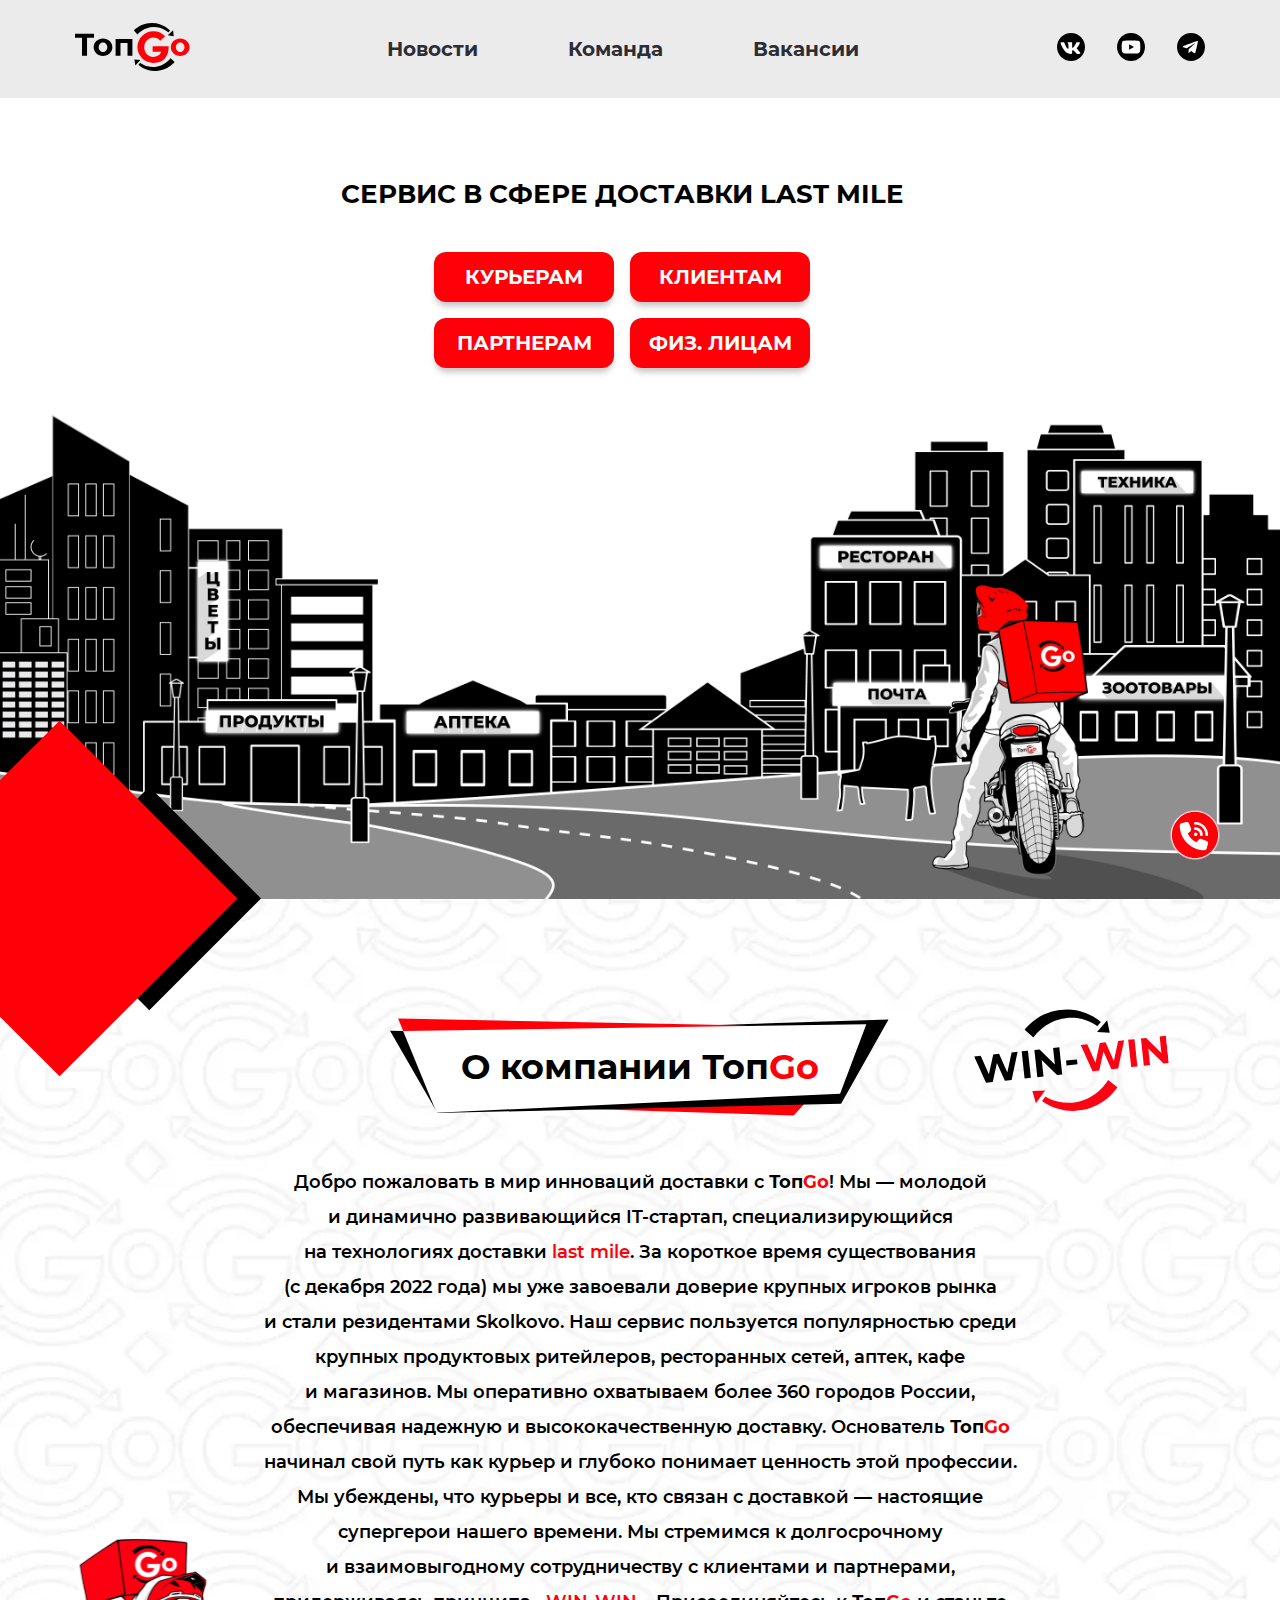
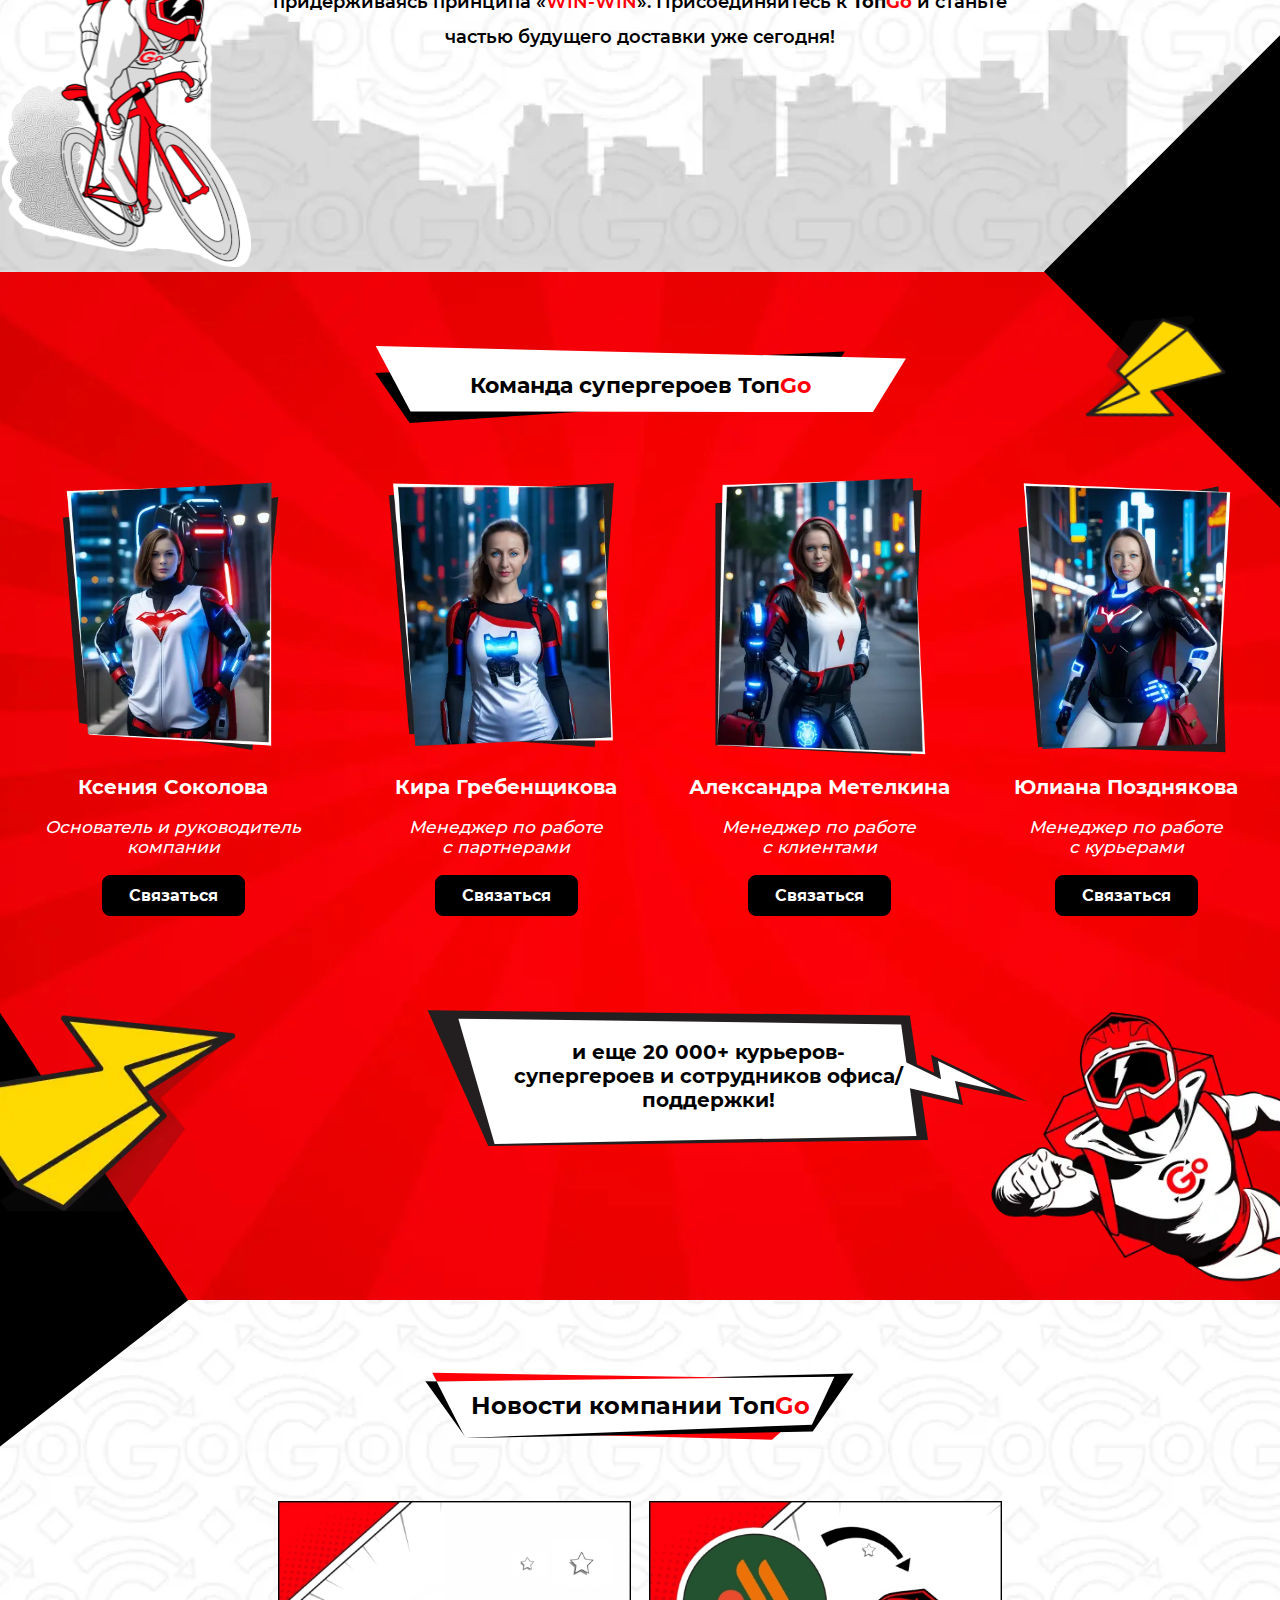
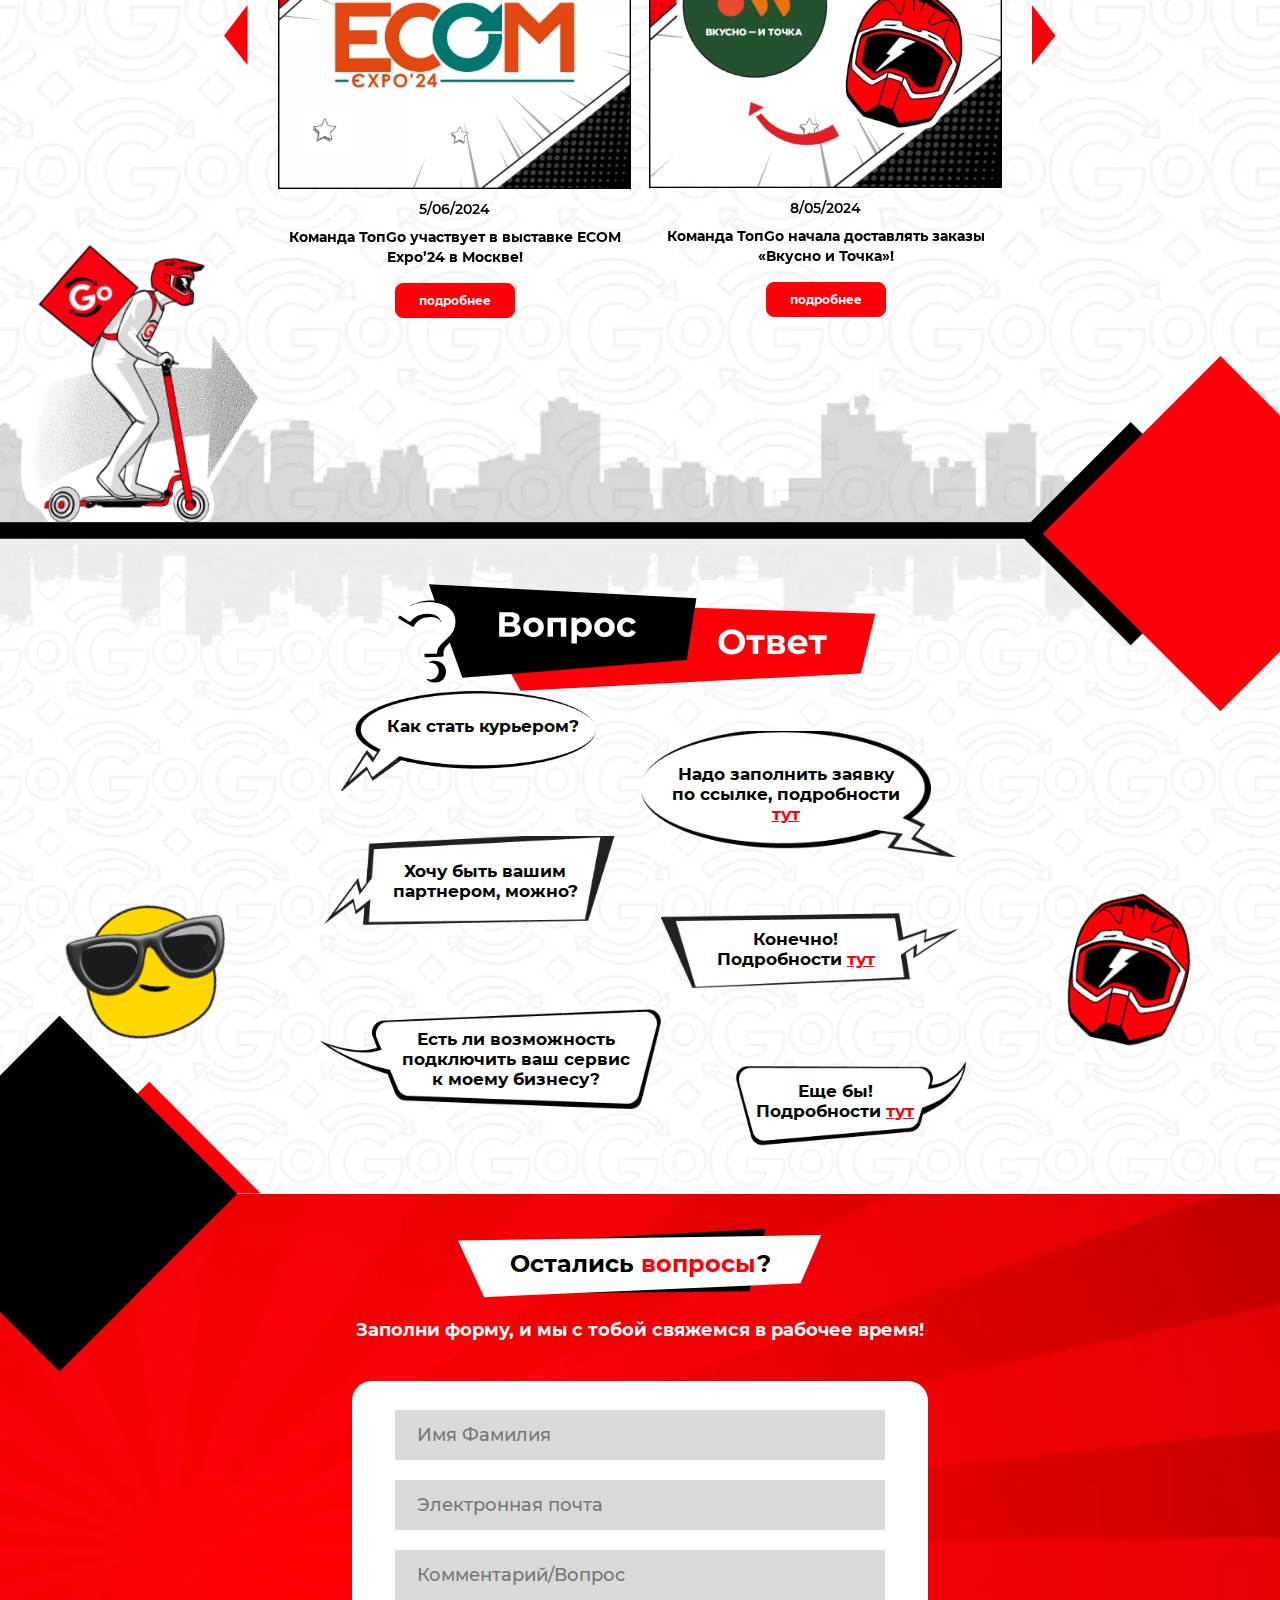
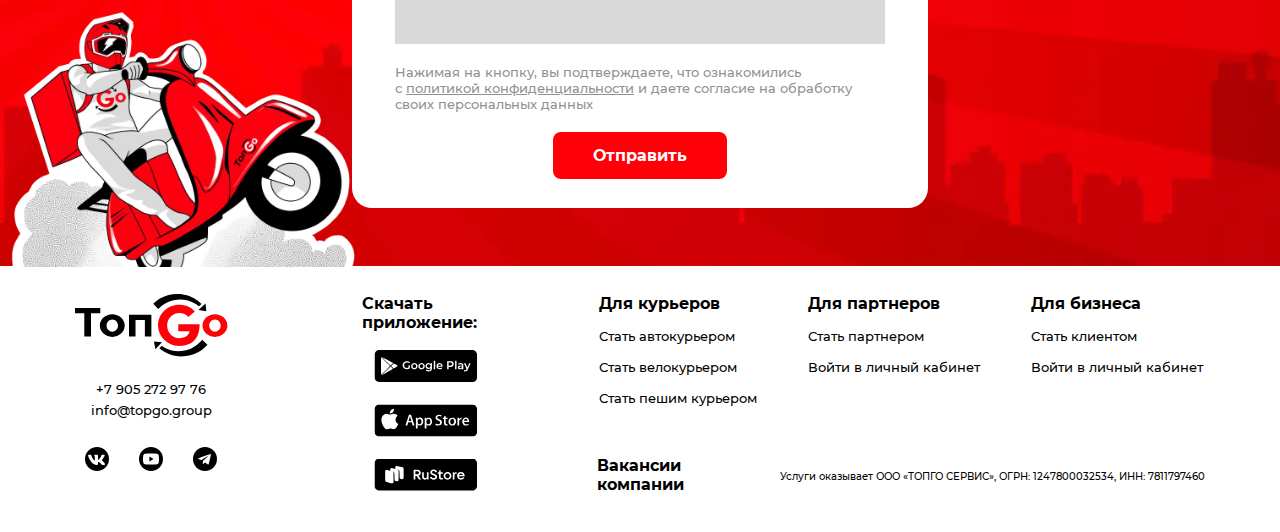
<file: index.html>
<!DOCTYPE html>
<html lang="en">

<head>
    <meta charset="UTF-8">
    <meta name="viewport" content="width=device-width, initial-scale=1.0">
    <link rel="stylesheet" href="css/style.css">
    <title>Главная</title>
</head>

<body>
    <header>
        <div class="header center">
            <a class="header__logo-icon" href="#"><img class="header__logo" src="img/logo.svg" alt="logo"></a>
            <nav class="header__menu">
                <ul>
                    <a id="header-news" class="header__link">
                        <li class="header__li">Новости</li>
                    </a>
                    <a id="header-team" class="header__link">
                        <li class="header__li">Команда</li>
                    </a>
                    <a href="https://spb.hh.ru/employer/11013820?hhtmFrom=vacancy" class="header__link">
                        <li class="header__li">Вакансии</li>
                    </a>
                </ul>
            </nav>
            <div class="header__medias">
                <a href="https://vk.com/topgovacancy" class="header__media">
                    <svg class="header__media-icon" width="28" height="28" viewBox="0 0 24 24" fill="none"
                        xmlns="http://www.w3.org/2000/svg">
                        <path
                            d="M24 12.0006C24 18.628 18.628 24 12.0006 24C5.37323 24 0 18.628 0 12.0006C0 5.37323 5.37323 0 12.0006 0C18.628 0 24 5.37323 24 12.0006Z"
                            fill="black" />
                        <path fill-rule="evenodd" clip-rule="evenodd"
                            d="M3.63511 7.85728C3.12689 7.90337 3.05412 8.17628 3.14994 8.68206C3.32702 9.61965 3.87163 10.8398 4.28887 11.6658C4.4417 11.9691 4.60423 12.2735 4.77282 12.5561C5.25678 13.3676 5.9918 14.5611 6.57279 15.2124L6.73168 15.4016C6.78263 15.4635 6.83963 15.5156 6.89058 15.5751L7.78571 16.4011C8.28179 16.7989 8.82761 17.1373 9.50441 17.4321C10.1655 17.7207 10.9745 17.9112 11.792 17.893C12.1983 17.8833 12.6689 17.859 12.88 17.6079C13.0025 17.4612 12.9952 17.2622 12.9952 17.0488C12.994 16.6376 12.9552 15.2718 13.0631 15.0559C13.1444 14.8946 13.3518 14.8619 13.5738 14.8886C13.951 14.9334 14.3961 15.2694 14.6811 15.5047L15.2257 15.9875C15.4465 16.1827 15.5751 16.3586 15.7376 16.503C15.7995 16.5588 15.8383 16.6267 15.9013 16.6873C16.0978 16.8729 16.5442 17.426 16.7334 17.5776C16.7977 17.6285 16.8547 17.6783 16.9299 17.728C17.2732 17.956 17.6831 17.8954 18.138 17.8954C18.4097 17.8954 19.3011 17.9075 19.5025 17.8845C19.944 17.8323 20.1187 17.5339 19.9683 17.0779C19.836 16.6764 19.4297 16.15 19.1677 15.8225L18.2956 14.8061C18.2653 14.7745 18.2423 14.743 18.2119 14.7078L17.5279 14.0177C16.7358 13.2329 16.8511 13.1929 17.4684 12.316C17.6601 12.0431 17.8359 11.7762 18.0215 11.4936L18.8075 10.2407C18.8936 10.0975 18.9858 9.94835 19.0622 9.80037C19.2235 9.48744 19.3824 9.21696 19.517 8.88098C20.0046 7.66564 19.2454 7.85243 18.1222 7.85243C17.785 7.85243 17.0973 7.80755 16.828 7.92884C16.5078 8.07318 16.4168 8.3752 16.2592 8.73422C16.1282 9.03381 15.962 9.36979 15.8079 9.65846C15.4708 10.2892 15.1433 10.8289 14.7758 11.3602C14.6072 11.6052 14.2396 12.0855 14.0056 12.2978C13.9425 12.3548 13.8928 12.4009 13.8236 12.4627C13.7351 12.5416 13.5483 12.6871 13.3821 12.7162C12.92 12.7999 12.9952 12.1001 12.9952 11.7459V8.99621C12.9952 8.6105 13.0631 8.03679 12.7247 7.89609C12.5355 7.81725 11.6852 7.85243 11.4148 7.85243C11.171 7.85243 9.55414 7.82332 9.3904 7.88033C9.23757 7.93248 9.09202 8.06469 9.08838 8.2721C9.08353 8.74877 9.82341 8.82155 9.82341 10.2807C9.82341 10.7392 9.82341 11.1964 9.82341 11.6549C9.82341 12.0843 9.84888 12.6022 9.81735 13.0207C9.80279 13.2147 9.7749 13.4367 9.60994 13.4925C8.82639 13.7605 7.32965 10.8022 6.98033 9.98595C6.84206 9.66574 6.70621 9.34432 6.58128 9.01076C6.47818 8.73179 6.33627 8.23328 6.15555 8.05984C6.01606 7.9252 5.91782 7.86941 5.68372 7.85485L3.63511 7.85728Z"
                            fill="white" />
                    </svg>

                </a>
                <a href="https://www.youtube.com/@TopGo10" class="header__media">
                    <svg class="header__media-icon" width="28" height="28" viewBox="0 0 24 24" fill="none"
                        xmlns="http://www.w3.org/2000/svg">
                        <path
                            d="M24 12.0011C24 18.6272 18.6272 24 12.0011 24C5.37283 24 0 18.6272 0 12.0011C0 5.37283 5.37283 0 12.0011 0C18.6272 0 24 5.37283 24 12.0011Z"
                            fill="black" />
                        <path
                            d="M10.4014 14.3996V9.60046L14.557 12.0011L10.4014 14.3996ZM19.6666 8.14926C19.4821 7.46078 18.9399 6.91855 18.2514 6.73405C17.005 6.40106 12.0011 6.40106 12.0011 6.40106C12.0011 6.40106 6.99727 6.40106 5.74856 6.73405C5.06008 6.91855 4.51785 7.46078 4.33561 8.14926C4.00037 9.39797 4.00037 12.0011 4.00037 12.0011C4.00037 12.0011 4.00037 14.6043 4.33561 15.8508C4.51785 16.5392 5.06008 17.0815 5.74856 17.266C6.99727 17.6012 12.0011 17.6012 12.0011 17.6012C12.0011 17.6012 17.005 17.6012 18.2514 17.266C18.9399 17.0815 19.4821 16.5392 19.6666 15.8508C19.9996 14.6043 19.9996 12.0011 19.9996 12.0011C19.9996 12.0011 19.9996 9.39797 19.6666 8.14926Z"
                            fill="white" />
                    </svg>

                </a>
                <a href="https://t.me/topgosuperteam" class="header__media">
                    <svg class="header__media-icon" width="28" height="28" viewBox="0 0 24 24" fill="none"
                        xmlns="http://www.w3.org/2000/svg">
                        <path
                            d="M12.0002 0C5.37305 0 0.000549316 5.3732 0.000549316 12.0007C0.000549316 18.6261 5.37305 24.0003 12.0002 24.0003C18.6274 24.0003 23.9999 18.6261 23.9999 12.0007C23.9999 5.3732 18.6274 0 12.0002 0Z"
                            fill="black" />
                        <path
                            d="M17.8413 7.12592C17.7954 6.99077 17.7407 6.95525 17.655 6.92146C17.4679 6.85214 17.1513 6.95699 17.1513 6.95699C17.1513 6.95699 5.93644 10.9891 5.29588 11.4353C5.15794 11.5311 5.11161 11.5883 5.08862 11.6537C4.97786 11.9704 5.32304 12.1107 5.32304 12.1107L8.21376 13.0529C8.21376 13.0529 8.32139 13.069 8.35971 13.0442C9.01733 12.628 14.9757 8.86648 15.3195 8.74004C15.3735 8.72437 15.4139 8.74213 15.4031 8.7794C15.2655 9.26287 10.0902 13.8617 10.0902 13.8617C10.0902 13.8617 10.0707 13.8868 10.0581 13.915L10.0515 13.9116L9.7819 16.7789C9.7819 16.7789 9.66869 17.6574 10.5472 16.7789C11.1668 16.1586 11.7663 15.6396 12.0665 15.3888C13.0603 16.075 14.13 16.8343 14.5919 17.2307C14.8235 17.4296 15.0175 17.4616 15.177 17.4564C15.6152 17.4404 15.7375 16.9587 15.7375 16.9587C15.7375 16.9587 17.7814 8.73307 17.8497 7.63099C17.8563 7.52266 17.8657 7.45474 17.8664 7.3802C17.8675 7.27709 17.8581 7.17399 17.8413 7.12592Z"
                            fill="white" />
                    </svg>

                </a>
            </div>
            <div class="header__burger-menu">
                <a id="menu-news" class="header__burger-menu_link">Новости</a>
                <a id="menu-team" class="header__burger-menu_link">Команда</a>
                <a href="https://spb.hh.ru/employer/11013820?hhtmFrom=vacancy"
                    class="header__burger-menu_link">Вакансии</a>
            </div>
            <svg class="header__burger" width="34" height="30" viewBox="0 0 34 30" fill="none"
                xmlns="http://www.w3.org/2000/svg">
                <path d="M2 2H32" stroke="#8C8C8C" stroke-width="3.5" stroke-linecap="round" stroke-linejoin="round" />
                <path d="M2 15H32" stroke="#8C8C8C" stroke-width="3.5" stroke-linecap="round" stroke-linejoin="round" />
                <path d="M13.3333 28L31.9999 28" stroke="#8C8C8C" stroke-width="3.5" stroke-linecap="round"
                    stroke-linejoin="round" />
            </svg>
            <svg class="header__burger-close" width="24" height="24" viewBox="0 0 24 24" fill="none"
                xmlns="http://www.w3.org/2000/svg">
                <path
                    d="M2 0.335786C1.55862 0.335786 1.13532 0.511122 0.823224 0.823222C0.511124 1.13532 0.335788 1.55862 0.335789 2C0.335789 2.44137 0.511124 2.86467 0.823225 3.17677L20.8232 23.1768C21.1353 23.4889 21.5586 23.6642 22 23.6642C22.4414 23.6642 22.8647 23.4889 23.1768 23.1768C23.4889 22.8647 23.6642 22.4414 23.6642 22C23.6642 21.5586 23.4889 21.1353 23.1768 20.8232L3.17678 0.823222C2.86468 0.511122 2.44138 0.335786 2 0.335786Z"
                    fill="#8C8C8C" stroke="#8C8C8C" stroke-width="0.5" />
                <path
                    d="M23.6642 2C23.6642 1.55862 23.4889 1.13532 23.1768 0.823224C22.8647 0.511124 22.4414 0.335788 22 0.335788C21.5586 0.335788 21.1353 0.511124 20.8232 0.823224L0.823245 20.8232C0.511146 21.1353 0.335807 21.5586 0.335808 22C0.335807 22.4414 0.511146 22.8647 0.823245 23.1768C1.13534 23.4889 1.55864 23.6642 2.00002 23.6642C2.4414 23.6642 2.8647 23.4889 3.1768 23.1768L23.1768 3.17678C23.4889 2.86468 23.6642 2.44138 23.6642 2Z"
                    fill="#8C8C8C" stroke="#8C8C8C" stroke-width="0.5" />
            </svg>

        </div>

    </header>

    <div class="header__form">
        <form action="#">
            <input id="header__form-name" class="header__form-input" type="text" name="name" placeholder="Ваше имя"
                required>
            <input id="header__form-number" class="header__form-input" type="tel" name="number"
                placeholder="Номер телефона" required>
            <button class="header__form-btn">Заказать звонок</button>
        </form>
    </div>
    <main>
        <section class="top">
            <div class="top__box">
                <img id="index-top-logo" class="top__main-logo" src="img/top-mainlogo.svg" alt="main logo">
                <h1 class="top__heading">СЕРВИС В&nbsp;СФЕРЕ ДОСТАВКИ LAST MILE</h1>
                <div class="top__btns">
                    <a href="https://topgo-vacancy.ru/" class="top__btn top__btn1">КУРЬЕРАМ</a>
                    <a href="client.html" class="top__btn top__btn2">КЛИЕНТАМ</a>
                    <a href="partner.html" class="top__btn top__btn3">ПАРТНЕРАМ</a>
                    <a class="top__btn top__btn4 disabledLink">ФИЗ. ЛИЦАМ</a>
                </div>
            </div>
            <div class="top__tel">
                <svg class="top__tel_form-close" width="48" height="48" viewBox="0 0 48 48" fill="none"
                    xmlns="http://www.w3.org/2000/svg">
                    <path
                        d="M24.0187 47.25C36.8284 47.25 47.25 36.8284 47.25 24.0187C47.25 11.1719 36.8286 0.75 24.0187 0.75C11.1716 0.75 0.75 11.1716 0.75 24.0187C0.75 36.8286 11.1719 47.25 24.0187 47.25Z"
                        fill="white" stroke="white" stroke-width="0.5" />
                    <path fill-rule="evenodd" clip-rule="evenodd"
                        d="M24.0187 46.2127C30.1296 46.2127 35.6781 43.7384 39.6895 39.6895C43.7384 35.6781 46.2127 30.1296 46.2127 24.0187C46.2127 17.8704 43.7384 12.3219 39.6895 8.31051C35.6781 4.26161 30.1296 1.78729 24.0187 1.78729C17.8704 1.78729 12.3219 4.26161 8.31051 8.31051C4.26161 12.3219 1.78729 17.8704 1.78729 24.0187C1.78729 30.1296 4.26161 35.6781 8.31051 39.6895C12.3219 43.7384 17.8704 46.2127 24.0187 46.2127ZM24.0187 47C36.6903 47 47 36.6903 47 24.0187C47 11.3097 36.6903 1 24.0187 1C11.3097 1 1 11.3097 1 24.0187C1 36.6903 11.3097 47 24.0187 47Z"
                        fill="white" />
                    <path
                        d="M14.7818 13.3055C14.3903 13.3055 14.0148 13.4611 13.738 13.7379C13.4611 14.0147 13.3056 14.3902 13.3056 14.7817C13.3056 15.1733 13.4611 15.5487 13.738 15.8256L31.0792 33.1668C31.3561 33.4437 31.7316 33.5992 32.1231 33.5992C32.5146 33.5992 32.8901 33.4437 33.1669 33.1668C33.4438 32.89 33.5993 32.5145 33.5993 32.123C33.5993 31.7315 33.4438 31.356 33.1669 31.0792L15.8256 13.7379C15.5488 13.4611 15.1733 13.3055 14.7818 13.3055Z"
                        fill="#8C8C8C" stroke="#8C8C8C" stroke-width="0.5" />
                    <path
                        d="M33.5992 14.7817C33.5992 14.3902 33.4437 14.0147 33.1669 13.7379C32.89 13.4611 32.5145 13.3055 32.123 13.3055C31.7315 13.3055 31.356 13.4611 31.0792 13.7379L13.7379 31.0792C13.4611 31.356 13.3055 31.7315 13.3055 32.123C13.3055 32.5145 13.4611 32.89 13.7379 33.1668C14.0148 33.4437 14.3902 33.5992 14.7817 33.5992C15.1733 33.5992 15.5487 33.4437 15.8256 33.1668L33.1669 15.8256C33.4437 15.5487 33.5992 15.1733 33.5992 14.7817Z"
                        fill="#8C8C8C" stroke="#8C8C8C" stroke-width="0.5" />
                </svg>

                <!-- <img class="heartbeat" src="img/tel.svg"> -->
                <svg class="top__tel_icon heartbeat" width="48" height="48" viewBox="0 0 48 48" fill="none"
                    xmlns="http://www.w3.org/2000/svg">
                    <path
                        d="M24.0187 47.25C36.8284 47.25 47.25 36.8284 47.25 24.0187C47.25 11.1719 36.8286 0.75 24.0187 0.75C11.1716 0.75 0.75 11.1716 0.75 24.0187C0.75 36.8286 11.1719 47.25 24.0187 47.25Z"
                        fill="#FF0009" stroke="white" stroke-width="0.5" />
                    <path fill-rule="evenodd" clip-rule="evenodd"
                        d="M18.1328 12.7718C17.7205 11.7596 16.6333 11.2347 15.5835 11.5347L10.9348 12.8093C9.99756 13.0717 9.36023 13.8965 9.36023 14.8713C9.36023 27.9927 20.0073 38.6398 33.1663 38.6398C34.1035 38.6398 34.9283 38.0025 35.1907 37.0652L36.4654 32.4165C36.7653 31.3668 36.2404 30.2796 35.2282 29.8672L30.1296 27.7678C29.2673 27.3929 28.2926 27.6553 27.6927 28.3676L25.5558 30.9919C21.8068 29.2299 18.7702 26.1932 17.0082 22.4442L19.6324 20.3073C20.3447 19.7449 20.6072 18.7327 20.2323 17.8704L18.1328 12.7718ZM36.5403 23.7563C36.5403 16.9707 31.0293 11.4597 24.2437 11.4597C23.5314 11.4597 22.969 12.022 22.969 12.7343C22.969 13.4466 23.5314 14.009 24.2437 14.009C29.6422 14.009 33.991 18.3953 33.991 23.7563C33.991 24.4686 34.5534 25.031 35.2657 25.031C35.978 25.031 36.5403 24.4686 36.5403 23.7563ZM25.8557 22.1443C25.5558 21.8444 25.106 21.6569 24.6561 21.6569C24.2062 21.6569 23.7563 21.8444 23.4564 22.1443C23.119 22.4817 22.969 22.8941 22.969 23.344C22.969 23.7938 23.119 24.2437 23.4564 24.5436C23.7563 24.881 24.2062 25.031 24.6561 25.031C25.106 25.031 25.5558 24.881 25.8557 24.5436C26.1932 24.2437 26.3431 23.7938 26.3431 23.344C26.3431 22.8941 26.1932 22.4817 25.8557 22.1443ZM24.2437 16.5583C23.5314 16.5583 22.969 17.1206 22.969 17.8329C22.969 18.5453 23.5314 19.1076 24.2437 19.1076C26.793 19.1076 28.8924 21.207 28.8924 23.7563C28.8924 24.4686 29.4548 25.031 30.1671 25.031C30.8794 25.031 31.4417 24.4686 31.4417 23.7563C31.4417 19.7824 28.2176 16.5583 24.2437 16.5583Z"
                        fill="white" />
                    <path fill-rule="evenodd" clip-rule="evenodd"
                        d="M24.0187 46.2127C30.1296 46.2127 35.6781 43.7384 39.6895 39.6895C43.7384 35.6781 46.2127 30.1296 46.2127 24.0187C46.2127 17.8704 43.7384 12.3219 39.6895 8.31051C35.6781 4.26161 30.1296 1.78729 24.0187 1.78729C17.8704 1.78729 12.3219 4.26161 8.31051 8.31051C4.26161 12.3219 1.78729 17.8704 1.78729 24.0187C1.78729 30.1296 4.26161 35.6781 8.31051 39.6895C12.3219 43.7384 17.8704 46.2127 24.0187 46.2127ZM24.0187 47C36.6903 47 47 36.6903 47 24.0187C47 11.3097 36.6903 1 24.0187 1C11.3097 1 1 11.3097 1 24.0187C1 36.6903 11.3097 47 24.0187 47Z"
                        fill="white" />
                </svg>


            </div>
            <img class="top__el" src="img/el-top.svg">
        </section>

        <section class="about">
            <h2 class="about__title">О&nbsp;компании Топ<span class="red">Go</span></h2>
            <p class="about__text">Добро пожаловать в&nbsp;мир инноваций доставки с&nbsp;<span class="bold">Топ<span
                        class="red">Go</span></span>!

                Мы&nbsp;&mdash; молодой и&nbsp;динамично развивающийся IT-стартап, специализирующийся
                на&nbsp;технологиях доставки <span class="red">last mile</span>. За&nbsp;короткое время существования (с&nbsp;декабря
                2022&nbsp;года) мы&nbsp;уже завоевали доверие крупных игроков рынка и&nbsp;стали резидентами Skolkovo.

                Наш сервис пользуется популярностью среди крупных продуктовых ритейлеров, ресторанных сетей, аптек, кафе
                и&nbsp;магазинов. Мы&nbsp;оперативно охватываем более 360 городов России, обеспечивая надежную
                и&nbsp;высококачественную доставку.

                Основатель <span class="bold">Топ<span class="red">Go</span></span> начинал свой путь как курьер
                и&nbsp;глубоко понимает ценность этой профессии. Мы&nbsp;убеждены, что курьеры и&nbsp;все, кто связан
                с&nbsp;доставкой&nbsp;&mdash; настоящие супергерои нашего времени.

                Мы&nbsp;стремимся к&nbsp;долгосрочному и&nbsp;взаимовыгодному сотрудничеству с&nbsp;клиентами
                и&nbsp;партнерами, придерживаясь принципа &laquo;<span class="red">WIN-WIN</span>&raquo;. Присоединяйтесь к&nbsp;<span
                    class="bold">Топ<span class="red">Go</span></span> и&nbsp;станьте частью будущего доставки уже
                сегодня!
            </p>
            <img class="about__cycle" src="img/about-cycle.svg" alt="cycle">
            <img class="about__win-win" src="img/win-win.svg" alt="icon">
        </section>

        <section class="team">
            <img src="img/el-2.svg" class="team__el1">
            <img src="img/lightning1.svg" class="team__lightning1">
            <div class="team__box">
                <h2 class="team__title">Команда&nbsp;супергероев Топ<span class="red">Go</span></h2>

                <div class="team__items">
                    <div class="team__item">
                        <div class="team__img-box">
                            <picture><source srcset="img/team1.webp" type="image/webp"><img class="team__item-img" src="img/team1.png" alt="person photo"></picture>
                        </div>
                        <h3 class="team__name">Ксения Соколова</h3>
                        <h4 class="team__position">Основатель и&nbsp;руководитель компании</h4>
                        <button class="team__btn team__btn1">Связаться</button>
                        <p class="team__spoiler1">+7&nbsp;993&nbsp;980 4500 <br>partner@topgo.group</p>
                    </div>
                    <div class="team__item">
                        <div class="team__img-box">
                            <picture><source srcset="img/team2.webp" type="image/webp"><img class="team__item-img" src="img/team2.png" alt="person photo"></picture>
                        </div>
                        <h3 class="team__name">Кира Гребенщикова</h3>
                        <h4 class="team__position">Менеджер по&nbsp;работе
                            с&nbsp;партнерами</h4>
                        <button class="team__btn team__btn2">Связаться</button>
                        <p class="team__spoiler2">+7&nbsp;969&nbsp;210 2483<br>k.grebenshikova@topgo.group</p>
                    </div>
                    <div class="team__item">
                        <div class="team__img-box">
                            <picture><source srcset="img/team3.webp" type="image/webp"><img class="team__item-img" src="img/team3.png" alt="person photo"></picture>
                        </div>
                        <h3 class="team__name">Александра Метелкина</h3>
                        <h4 class="team__position">Менеджер
                            по&nbsp;работе с&nbsp;клиентами</h4>
                        <button class="team__btn team__btn3">Связаться</button>
                        <p class="team__spoiler3">+7&nbsp;905&nbsp;272 9776<br>sales@topgo.group</p>
                    </div>
                    <div class="team__item">
                        <div class="team__img-box">
                            <picture><source srcset="img/team4.webp" type="image/webp"><img class="team__item-img" src="img/team4.png" alt="person photo"></picture>
                        </div>
                        <h3 class="team__name">Юлиана Позднякова</h3>
                        <h4 class="team__position">Менеджер
                            по&nbsp;работе с&nbsp;курьерами</h4>
                        <button class="team__btn team__btn4">Связаться</button>
                        <p class="team__spoiler4">+7&nbsp;969&nbsp;967 3646<br>ulianapozdnakova@gmail.com</p>
                    </div>
                </div>

                <div class="team__slider">
                    <div class="team__slide">
                        <picture><source srcset="img/team1.webp" type="image/webp"><img class="team__item-img" src="img/team1.png" alt="person photo"></picture>
                        <h3 class="team__name">Ксения Соколова</h3>
                        <h4 class="team__position">Основатель и&nbsp;руководитель компании</h4>
                        <button id="team__slbtn1" class="team__btn">Связаться</button>

                    </div>
                    <div class="team__slide">
                        <picture><source srcset="img/team2.webp" type="image/webp"><img class="team__item-img" src="img/team2.png" alt="person photo"></picture>
                        <h3 class="team__name">Кира Гребенщикова</h3>
                        <h4 class="team__position">Менеджер по&nbsp;работе
                            с&nbsp;партнерами</h4>
                        <button id="team__slbtn2" class="team__btn">Связаться</button>

                    </div>
                    <div class="team__slide">
                        <picture><source srcset="img/team3.webp" type="image/webp"><img class="team__item-img" src="img/team3.png" alt="person photo"></picture>
                        <h3 class="team__name">Александра Метелкина</h3>
                        <h4 class="team__position">Менеджер
                            по&nbsp;работе с&nbsp;клиентами</h4>
                        <button id="team__slbtn3" class="team__btn">Связаться</button>

                    </div>
                    <div class="team__slide">
                        <picture><source srcset="img/team4.webp" type="image/webp"><img class="team__item-img" src="img/team4.png" alt="person photo"></picture>
                        <h3 class="team__name">Юлиана Позднякова</h3>
                        <h4 class="team__position">Менеджер
                            по&nbsp;работе с&nbsp;курьерами</h4>
                        <button id="team__slbtn4" class="team__btn">Связаться</button>

                    </div>
                </div>
                <p class="team__slide-spoiler1">+7&nbsp;993&nbsp;980 4500 <br>partner@topgo.group</p>
                <p class="team__slide-spoiler2">+7&nbsp;969&nbsp;210 2483<br>k.grebenshikova@topgo.group</p>
                <p class="team__slide-spoiler3">+7&nbsp;905&nbsp;272 9776<br>sales@topgo.group</p>
                <p class="team__slide-spoiler4">+7&nbsp;969&nbsp;967 3646<br>ulianapozdnakova@gmail.com</p>
            </div>
            <picture><source srcset="img/team-superhero.webp" type="image/webp"><img class="team__superhero" src="img/team-superhero.png" alt="hero"></picture>
            <div class="team__bg-text">
                <p class="team__text">и&nbsp;еще 20&nbsp;000+ курьеров-<br>супергероев и&nbsp;сотрудников
                    офиса/поддержки!</p>
            </div>

            <img src="img/el-3.svg" class="team__el2">
            <picture><source srcset="img/lightning2.webp" type="image/webp"><img src="img/lightning2.png" class="team__lightning2"></picture>
        </section>

        <section class="news">
            <div class="news__title-bg">
                <h2 class="news__title">Новости компании Топ<span class="red">Go</span></h2>
            </div>

            <div class="news__box">
                <div class="news-slider">
                    <div class="news__slide">
                        <picture><source srcset="img/news-photo3.webp" type="image/webp"><img src="img/news-photo3.jpg" alt="Image 1"></picture>
                        <div class="news__slide-content">
                            <p class="news__date">5/06/2024</p>
                            <h4 class="news__heading">Команда ТопGo участвует в&nbsp;выставке ECOM Expo&rsquo;24&nbsp;в
                                Москве!</h4>
                            <a class="news__btn">подробнее</a>
                        </div>
                    </div>
                    <div class="news__slide">
                        <picture><source srcset="img/news-photo2.webp" type="image/webp"><img src="img/news-photo2.jpg" alt="Image 2"></picture>
                        <div class="news__slide-content">
                            <p class="news__date">8/05/2024</p>
                            <h4 class="news__heading">Команда ТопGo
                                начала доставлять заказы
                                &laquo;Вкусно и&nbsp;Точка&raquo;!</h4>
                            <a class="news__btn">подробнее</a>
                        </div>
                    </div>
                    <div class="news__slide">
                        <picture><source srcset="img/news-photo1.webp" type="image/webp"><img src="img/news-photo1.jpg" alt="Image 1"></picture>
                        <div class="news__slide-content">
                            <p class="news__date">4/05/2024</p>
                            <h4 class="news__heading">Команда ТопGo приняла участие в&nbsp;открытии мотосезона
                                в&nbsp;Петербурге!
                            </h4>
                            <a class="news__btn">подробнее</a>
                        </div>
                    </div>
                    <div class="news__slide">
                        <picture><source srcset="img/news-photo4.webp" type="image/webp"><img src="img/news-photo4.jpg" alt="Image 4"></picture>
                        <div class="news__slide-content">
                            <p class="news__date">03/05/2024</p>
                            <h4 class="news__heading">У&nbsp;ТопGo появился новый партнер МСК TAXI!</h4>
                            <a class="news__btn">подробнее</a>
                        </div>
                    </div>
                </div>
            </div>
            <img class="news__hero" src="img/news-hero.svg" alt="hero">
            <img src="img/el4.svg" class="news__el4">
        </section>

        <section class="questions center">
            <img class="questions__title" src="img/q-title.svg" alt="Вопрос Ответ">
            <div class="questions__box">
                <div class="questions__dialog">
                    <div class="questions__phrase_1 questions__phrase">
                        <p class="questions__text">Как стать курьером?</p>
                    </div>

                    <div class="questions__phrase_2 questions__phrase">
                        <p class="questions__text">Надо заполнить заявку по&nbsp;ссылке, подробности <a
                                href="https://topgo-vacancy.ru/" class="questions__phrase_link"><span
                                    class="red">тут</span></a></p>
                    </div>

                    <div class="questions__phrase_3 questions__phrase">
                        <p class="questions__text">Хочу быть вашим партнером, можно?</p>
                    </div>

                    <div class="questions__phrase_4 questions__phrase">
                        <p class="questions__text">Конечно!<br>Подробности <a href="partner.html"
                                class="questions__phrase_link"><span class="red">тут</span></a></p>
                    </div>

                    <div class="questions__phrase_5 questions__phrase">
                        <p class="questions__text">Есть&nbsp;ли возможность подключить ваш сервис к&nbsp;моему бизнесу?
                        </p>
                    </div>

                    <div class="questions__phrase_6 questions__phrase">
                        <p class="questions__text">Еще&nbsp;бы!<br>Подробности <a href="client.html"
                                class="questions__phrase_link"><span class="red">тут</span></a></p>
                    </div>
                </div>
                <img src="img/quest-smile.svg" class="questions__smile">
                <img src="img/quest-hero.svg" class="questions__hero">
            </div>

        </section>

        <section class="form">
            <img src="img/el5.svg" class="form__el5">
            <div class="form__title-box">
                <h2 class="form__title">Остались <span class="red">вопросы</span>?</h2>
            </div>
            <p class="form__text">Заполни форму, и&nbsp;мы&nbsp;с&nbsp;тобой свяжемся в&nbsp;рабочее время!</p>
            <form class="form__box">
                <input class="form__input" type="text" required placeholder="Имя Фамилия">
                <input class="form__input" type="email" required placeholder="Электронная почта">
                <textarea class="form__input" id="comment" name="comment" rows="3" cols="33" required
                    placeholder="Комментарий/Вопрос"></textarea>
                <p class="form__info">Нажимая на&nbsp;кнопку, вы&nbsp;подтверждаете,
                    что ознакомились с&nbsp;<a href="https://job.topgo.group/privacy/" class="form__info-link">политикой
                        конфиденциальности</a> и&nbsp;даете согласие на&nbsp;обработку своих персональных данных</p>
                <button class="form__btn">Отправить</button>
            </form>
            <picture><source srcset="img/form-moto.webp" type="image/webp"><img src="img/form-moto.png" class="form__motohero"></picture>
            <img src="img/btn-up.svg" alt="Наверх" class="btn-up btn-up_hide">
        </section>

    </main>
    <footer class="footer center">
        <div class="footer__contacts">
            <a href="." class="footer__logo-link">
                <img src="img/footer-logo.svg" alt="logo">
            </a>
            <div class="footer__contacts-text">
                <p class="footer__tel">+7&nbsp;905&nbsp;272 97 76</p>
                <p class="footer__mail">info@topgo.group</p>
            </div>
            <div class="footer__medias">
                <a href="https://vk.com/topgovacancy" class="footer__media-link"><svg width="24" height="24"
                        viewBox="0 0 24 24" fill="none" xmlns="http://www.w3.org/2000/svg">
                        <g clip-path="url(#clip0_118_1149)">
                            <path
                                d="M24 12.0006C24 18.628 18.628 24 12.0006 24C5.37323 24 0 18.628 0 12.0006C0 5.37323 5.37323 0 12.0006 0C18.628 0 24 5.37323 24 12.0006Z"
                                fill="black" />
                            <path fill-rule="evenodd" clip-rule="evenodd"
                                d="M3.63511 7.85722C3.12689 7.90331 3.05412 8.17622 3.14994 8.682C3.32702 9.61959 3.87163 10.8398 4.28887 11.6658C4.4417 11.969 4.60423 12.2735 4.77282 12.5561C5.25678 13.3675 5.9918 14.561 6.57279 15.2124L6.73168 15.4016C6.78263 15.4634 6.83963 15.5156 6.89058 15.575L7.78571 16.401C8.28179 16.7988 8.82761 17.1373 9.50441 17.432C10.1655 17.7207 10.9745 17.9111 11.792 17.8929C12.1983 17.8832 12.6689 17.8589 12.88 17.6079C13.0025 17.4611 12.9952 17.2622 12.9952 17.0487C12.994 16.6375 12.9552 15.2718 13.0631 15.0559C13.1444 14.8946 13.3518 14.8618 13.5738 14.8885C13.951 14.9334 14.3961 15.2694 14.6811 15.5047L15.2257 15.9874C15.4465 16.1827 15.5751 16.3586 15.7376 16.5029C15.7995 16.5587 15.8383 16.6266 15.9013 16.6873C16.0978 16.8728 16.5442 17.4259 16.7334 17.5775C16.7977 17.6285 16.8547 17.6782 16.9299 17.7279C17.2732 17.956 17.6831 17.8953 18.138 17.8953C18.4097 17.8953 19.3011 17.9075 19.5025 17.8844C19.944 17.8323 20.1187 17.5339 19.9683 17.0778C19.836 16.6763 19.4297 16.1499 19.1677 15.8224L18.2956 14.806C18.2653 14.7745 18.2423 14.743 18.2119 14.7078L17.5279 14.0176C16.7358 13.2329 16.8511 13.1928 17.4684 12.3159C17.6601 12.043 17.8359 11.7762 18.0215 11.4935L18.8075 10.2406C18.8936 10.0975 18.9858 9.94829 19.0622 9.80031C19.2235 9.48738 19.3824 9.2169 19.517 8.88092C20.0046 7.66558 19.2454 7.85237 18.1222 7.85237C17.785 7.85237 17.0973 7.80749 16.828 7.92878C16.5078 8.07312 16.4168 8.37513 16.2592 8.73416C16.1282 9.03375 15.962 9.36973 15.8079 9.6584C15.4708 10.2891 15.1433 10.8289 14.7758 11.3601C14.6072 11.6051 14.2396 12.0854 14.0056 12.2977C13.9425 12.3547 13.8928 12.4008 13.8236 12.4627C13.7351 12.5415 13.5483 12.6871 13.3821 12.7162C12.92 12.7999 12.9952 12.1 12.9952 11.7458V8.99615C12.9952 8.61044 13.0631 8.03673 12.7247 7.89603C12.5355 7.81719 11.6852 7.85237 11.4148 7.85237C11.171 7.85237 9.55414 7.82326 9.3904 7.88026C9.23757 7.93242 9.09202 8.06463 9.08838 8.27204C9.08353 8.74871 9.82341 8.82149 9.82341 10.2806C9.82341 10.7391 9.82341 11.1964 9.82341 11.6549C9.82341 12.0842 9.84888 12.6022 9.81735 13.0206C9.80279 13.2147 9.7749 13.4366 9.60994 13.4924C8.82639 13.7605 7.32965 10.8022 6.98033 9.98589C6.84206 9.66568 6.70621 9.34426 6.58128 9.0107C6.47818 8.73173 6.33627 8.23322 6.15555 8.05978C6.01606 7.92514 5.91782 7.86935 5.68372 7.85479L3.63511 7.85722Z"
                                fill="white" />
                        </g>
                        <defs>
                            <clipPath id="clip0_118_1149">
                                <rect width="24" height="24" fill="white" />
                            </clipPath>
                        </defs>
                    </svg>
                </a>
                <a href="https://www.youtube.com/@TopGo10" class="footer__media-link"><svg width="24" height="24"
                        viewBox="0 0 24 24" fill="none" xmlns="http://www.w3.org/2000/svg">
                        <g clip-path="url(#clip0_118_1156)">
                            <path
                                d="M24 12.0011C24 18.6272 18.6272 24 12.0011 24C5.37283 24 0 18.6272 0 12.0011C0 5.37283 5.37283 0 12.0011 0C18.6272 0 24 5.37283 24 12.0011Z"
                                fill="black" />
                            <path
                                d="M10.4014 14.3996V9.60052L14.557 12.0012L10.4014 14.3996ZM19.6666 8.14932C19.4821 7.46084 18.9399 6.91861 18.2514 6.73411C17.005 6.40112 12.0011 6.40112 12.0011 6.40112C12.0011 6.40112 6.99727 6.40112 5.74856 6.73411C5.06008 6.91861 4.51785 7.46084 4.33561 8.14932C4.00037 9.39803 4.00037 12.0012 4.00037 12.0012C4.00037 12.0012 4.00037 14.6044 4.33561 15.8508C4.51785 16.5393 5.06008 17.0815 5.74856 17.266C6.99727 17.6013 12.0011 17.6013 12.0011 17.6013C12.0011 17.6013 17.005 17.6013 18.2514 17.266C18.9399 17.0815 19.4821 16.5393 19.6666 15.8508C19.9996 14.6044 19.9996 12.0012 19.9996 12.0012C19.9996 12.0012 19.9996 9.39803 19.6666 8.14932Z"
                                fill="white" />
                        </g>
                        <defs>
                            <clipPath id="clip0_118_1156">
                                <rect width="24" height="24" fill="white" />
                            </clipPath>
                        </defs>
                    </svg>
                </a>
                <a href="https://t.me/topgosuperteam" class="footer__media-link"><svg width="24" height="24"
                        viewBox="0 0 24 24" fill="none" xmlns="http://www.w3.org/2000/svg">
                        <g clip-path="url(#clip0_118_1162)">
                            <path
                                d="M12.0002 0C5.37305 0 0.000549316 5.3732 0.000549316 12.0007C0.000549316 18.6261 5.37305 24.0003 12.0002 24.0003C18.6274 24.0003 23.9999 18.6261 23.9999 12.0007C23.9999 5.3732 18.6274 0 12.0002 0Z"
                                fill="black" />
                            <path
                                d="M17.8413 7.12586C17.7954 6.99071 17.7407 6.95518 17.655 6.9214C17.4679 6.85208 17.1513 6.95693 17.1513 6.95693C17.1513 6.95693 5.93644 10.9891 5.29588 11.4353C5.15794 11.5311 5.11161 11.5882 5.08862 11.6537C4.97786 11.9703 5.32304 12.1107 5.32304 12.1107L8.21376 13.0529C8.21376 13.0529 8.32139 13.0689 8.35971 13.0442C9.01733 12.6279 14.9757 8.86642 15.3195 8.73998C15.3735 8.72431 15.4139 8.74207 15.4031 8.77934C15.2655 9.26281 10.0902 13.8617 10.0902 13.8617C10.0902 13.8617 10.0707 13.8868 10.0581 13.915L10.0515 13.9115L9.7819 16.7789C9.7819 16.7789 9.66869 17.6573 10.5472 16.7789C11.1668 16.1585 11.7663 15.6395 12.0665 15.3887C13.0603 16.0749 14.13 16.8343 14.5919 17.2306C14.8235 17.4295 15.0175 17.4616 15.177 17.4564C15.6152 17.4403 15.7375 16.9586 15.7375 16.9586C15.7375 16.9586 17.7814 8.73301 17.8497 7.63093C17.8563 7.5226 17.8657 7.45468 17.8664 7.38014C17.8675 7.27703 17.8581 7.17393 17.8413 7.12586Z"
                                fill="white" />
                        </g>
                        <defs>
                            <clipPath id="clip0_118_1162">
                                <rect width="24" height="24" fill="white" />
                            </clipPath>
                        </defs>
                    </svg>
                </a>
            </div>
        </div>
        <div class="footer__apps">
            <p class="footer__apps_title">Скачать приложение:</p>
            <a href="https://play.google.com/store/apps/details?id=com.topgoapp" class="footer__apps_link">
                <svg class="footer__apps_icon" width="103" height="32" viewBox="0 0 103 32" fill="none"
                    xmlns="http://www.w3.org/2000/svg">
                    <g clip-path="url(#clip0_118_1178)">
                        <path fill-rule="evenodd" clip-rule="evenodd"
                            d="M0.0462341 27.0161V4.90271C0.0462341 3.83932 0.312527 2.93394 0.840817 2.14814C1.07704 1.80222 1.33045 1.4691 1.66117 1.20432C2.503 0.529561 3.3663 0 4.58609 0H98.1622C98.7463 0 99.5366 0.26478 99.9403 0.465501C100.469 0.730282 100.829 0.995062 101.225 1.38796C101.968 2.12679 102.62 3.32257 102.62 4.43294V27.4859C102.62 29.8006 100.404 32 98.0806 32H4.58609C3.86453 32 3.18162 31.7395 2.68339 31.4918C2.03054 31.1672 2.03913 31.0903 1.61822 30.7572L1.05557 30.1551C0.351182 29.2155 0.0462341 28.3059 0.0462341 27.0161ZM80.6084 10.8005L82.0171 10.8218L81.9871 19.2051L80.6041 19.1966L80.6084 10.8005ZM38.139 16.6641C38.5985 18.8976 42.1248 18.3296 41.5535 15.6733C41.0811 13.4611 37.5849 13.9907 38.139 16.6641ZM46.7677 14.3152C44.5214 14.6355 44.8693 18.4706 47.3905 18.0222C49.4865 17.6463 49.1987 13.9736 46.7677 14.3152ZM53.919 14.328C51.5996 14.7466 52.1838 18.1375 54.7007 17.672C56.8396 17.2791 56.4144 13.8753 53.919 14.328ZM63.4454 15.6776L66.7397 15.6733C66.7354 14.8491 65.9494 14.2298 65.099 14.2298C64.2614 14.2255 63.4067 14.879 63.4454 15.6776ZM74.11 15.6562C75.6777 15.6519 77.7178 15.9552 77.7178 14.0846C77.7135 12.2397 75.6476 12.5429 74.1186 12.5258L74.11 15.6562ZM87.3988 16.6128C86.8662 16.6128 85.8311 16.553 85.3716 16.6854C84.6285 16.899 84.6972 17.6591 85.028 17.9624C85.4618 18.3595 87.5964 18.5731 87.3988 16.6128ZM59.2921 10.7919L60.6836 10.8133V19.1966L59.2749 19.2009L59.2921 10.7919ZM46.2695 13.1664C48.2023 12.7137 49.7614 13.8583 50.1307 15.3786C50.6032 17.3388 49.3791 18.8549 47.8544 19.1923C43.5121 20.1489 42.2837 14.0932 46.2695 13.1664ZM39.0323 13.1835C40.9565 12.7095 42.5371 13.8241 42.9236 15.3188C43.4262 17.2662 42.2236 18.8336 40.7074 19.1838C36.3737 20.1831 35.068 14.1658 39.0323 13.1835ZM67.6846 18.2784C67.0274 19.3418 64.7897 19.5639 63.4797 18.825C62.3759 18.2015 61.5427 16.6128 62.2599 14.879C62.7582 13.6789 64.1798 12.7009 65.9794 13.192C67.6073 13.6319 68.4061 15.4598 68.0582 16.6342L63.4325 16.6385C63.5484 17.3858 64.124 17.877 64.8498 18.0179C65.9666 18.2314 66.3961 17.7915 66.9458 17.4371C67.1649 17.5823 67.5171 18.0649 67.6846 18.2784ZM56.0364 18.1759C55.3836 18.8677 53.8588 19.171 52.7035 18.6457C49.7098 17.2833 50.9812 12.4404 54.705 13.1323C55.4909 13.2817 55.667 13.5422 56.1137 13.8839L56.1524 13.1451H57.4323C57.5612 13.696 57.4667 16.237 57.4667 16.9887C57.4667 18.1631 57.5697 19.4101 56.9641 20.3027C55.6842 22.1946 52.085 21.4301 51.3462 20.5931L51.9819 19.5681C52.3384 19.7432 52.6906 19.9909 53.163 20.119C54.6148 20.5077 56.3113 20.1532 56.0364 18.1759ZM72.6582 11.2831C73.3283 11.1891 76.193 11.2318 76.8373 11.3599C79.715 11.9194 79.861 15.2633 77.9197 16.4292C76.8888 17.0484 75.4242 16.9032 74.1143 16.9161L74.0885 19.2051L72.6411 19.1966L72.6582 11.2831ZM83.6106 13.8241C84.7531 12.8931 87.1583 12.7436 88.2192 13.8241C88.8205 14.4391 88.8291 15.1907 88.8248 16.2157C88.8248 16.8563 88.9064 18.6969 88.799 19.2051L87.5062 19.1838L87.4718 18.5175C87.2055 19.3631 83.9327 19.9012 83.4517 17.8812C83.194 16.7965 83.8425 16.1217 84.5469 15.8527C85.2857 15.5708 86.5613 15.6519 87.416 15.6562C87.3945 14.7508 86.9951 14.328 86.1146 14.2768C85.0838 14.2085 84.7917 14.5587 84.1174 14.8448L83.6106 13.8241ZM89.9372 19.9012C90.444 20.0977 91.2901 20.8023 91.9387 19.6023C92.1921 19.1325 91.9988 18.966 91.8098 18.5133C91.6552 18.146 91.5006 17.7873 91.346 17.4328C91.0195 16.694 90.7404 16.0064 90.4182 15.2719C90.2293 14.8362 89.5979 13.4953 89.5335 13.1451H90.9723L92.8492 17.5524C93.3174 16.6342 94.4083 13.7259 94.7433 13.1451H96.0276C96.019 13.4483 94.0304 17.9197 93.7469 18.5944C93.3389 19.5639 93.0124 20.5675 92.3124 21.0799C91.4619 21.7035 90.109 21.5497 89.3831 20.9091L89.9372 19.9012ZM35.3901 15.1523C35.4374 15.6818 35.403 16.378 35.403 16.9246C35.403 17.5951 35.5147 18.2314 35.214 18.4535C34.5655 18.9318 33.5476 19.2692 32.5597 19.3034C30.3478 19.3888 28.8359 18.1588 28.3205 16.5146C27.3412 13.4013 29.9183 10.6638 33.2254 11.2233C34.3937 11.424 34.8533 11.8511 35.4846 12.3977C35.3343 12.6924 34.8318 13.1792 34.5956 13.333C34.1489 13.0767 33.9642 12.765 33.2813 12.5771C31.7179 12.15 29.9569 12.8888 29.6477 14.691C29.2096 17.2364 31.7651 18.7909 34.0114 17.6122L34.0372 15.1352L35.3901 15.1523ZM16.1355 16.5146C16.4533 16.6513 17.0288 17.3517 17.3467 17.6549C17.5872 17.877 18.4161 18.5773 18.5192 18.8037L15.7231 20.4265C15.0918 20.781 7.58833 24.962 7.25332 25.0516L16.1355 16.5146ZM19.3653 13.4312L21.3969 14.5843C22.316 15.1181 23.1579 15.3829 22.9775 16.0705C22.8873 16.4249 22.4148 16.5787 22.0927 16.7709C21.5644 17.0826 19.331 18.3937 19.069 18.4663C18.4462 17.7787 17.0933 16.6299 16.6165 16.0491L19.3653 13.4312ZM6.52316 7.26438C6.64772 7.30282 7.51961 8.19111 7.66564 8.3235C7.8761 8.51995 8.03931 8.67797 8.24977 8.87015L9.98067 10.5314C10.1868 10.7193 10.3372 10.9201 10.539 11.1037C10.7495 11.3001 10.917 11.4582 11.1274 11.6503L12.2699 12.7693C12.678 13.1451 13.043 13.4782 13.4425 13.8583C13.8118 14.2085 15.6029 15.9423 15.6888 16.1132C15.0832 16.5659 13.0001 18.6756 12.227 19.4272L8.79524 22.7284C8.41298 23.1128 8.01783 23.4502 7.62269 23.8217C7.32204 24.1036 6.82381 24.7015 6.51027 24.868L6.52316 7.26438ZM13.8548 13.4483C13.6486 13.2433 13.5069 13.0682 13.3007 12.876C13.0989 12.6881 12.94 12.5429 12.7424 12.3593C12.5577 12.1884 7.24902 7.11491 7.15883 6.94835C7.57974 7.08074 9.54257 8.15695 10.1482 8.44735C10.917 8.8189 18.1713 12.5472 18.7554 13.1024C18.6781 13.2262 16.3631 15.464 16.1355 15.605L13.8548 13.4483Z"
                            fill="black" />
                    </g>
                    <defs>
                        <clipPath id="clip0_118_1178">
                            <rect width="102.667" height="32" fill="white" />
                        </clipPath>
                    </defs>
                </svg>
            </a>
            <a class="footer__apps_link footer__apps_link2 disabledLink">
                <svg class="footer__apps_icon" width="103" height="33" viewBox="0 0 103 33" fill="none"
                    xmlns="http://www.w3.org/2000/svg">
                    <g clip-path="url(#clip0_118_1184)">
                        <path fill-rule="evenodd" clip-rule="evenodd"
                            d="M34.0368 16.9906C34.08 16.7236 34.64 15.0639 34.7706 14.6533C34.881 14.3049 35.3601 12.3563 35.441 12.2512C35.6746 13.0714 35.8586 13.8505 36.1105 14.6579C36.2347 15.0548 36.3699 15.4361 36.4968 15.8311C36.5943 16.1329 36.815 16.6961 36.8564 16.9906H34.0368ZM55.7816 18.2378C55.9913 16.8086 55.5443 15.4342 54.4583 15.0712C53.2269 14.6597 52.0543 15.5367 51.9578 16.9174C51.8731 18.1464 51.8465 19.7732 53.2682 20.1709C54.7268 20.5778 55.6041 19.4522 55.7816 18.2378ZM93.015 16.7903L89.5038 16.783C89.4634 16.0871 90.1108 14.8426 91.2493 14.785C92.5028 14.7219 93.1245 15.8384 93.015 16.7903ZM77.3242 14.9139C80.1759 14.2181 80.5512 19.6607 78.1702 20.2496C75.3644 20.9436 74.8439 15.5193 77.3242 14.9139ZM32.7796 21.3871L31.0194 21.3981C31.1003 21.0204 31.3073 20.4681 31.4342 20.085L33.576 13.4655C33.6625 13.1912 34.3743 10.8677 34.4791 10.8311H36.4876C36.6449 10.9335 36.6807 11.2508 36.7396 11.4355L39.5344 20.0411C39.6769 20.469 39.8617 20.9573 39.9693 21.3981L38.1751 21.3972L37.1681 18.29L33.7305 18.2936L32.7796 21.3871ZM46.9761 18.2378C46.7977 19.4494 45.9203 20.5714 44.4682 20.1718C43.0354 19.7786 43.074 18.1427 43.1531 16.9183C43.338 14.091 47.5738 14.1824 46.9761 18.2378ZM0.04599 27.5183V5.40127C0.0478293 4.33872 0.312685 3.43436 0.841477 2.64888C1.07599 2.30049 1.32981 1.96764 1.65904 1.70429C2.50418 1.02762 3.36772 0.5 4.58625 0.5H98.1613C98.7453 0.5 99.5371 0.763352 99.9427 0.965438C100.471 1.2297 100.83 1.4958 101.225 1.88808C101.97 2.62876 102.621 3.82207 102.621 4.93401V27.9855C102.621 30.2999 100.407 32.5 98.0813 32.5H4.58625C3.86617 32.5 3.18104 32.2403 2.68443 31.9943C2.02873 31.6688 2.03885 31.5892 1.61857 31.2555L1.05575 30.6575C0.349471 29.7165 0.0478293 28.8067 0.04599 27.5183ZM81.469 18.1583C81.1995 20.3099 79.6205 21.8178 77.1559 21.5389C75.048 21.3002 73.755 19.4092 74.0355 17.0208C74.2875 14.8792 75.9042 13.3823 78.3459 13.6594C78.379 13.663 78.4112 13.6667 78.4434 13.6713C78.4765 13.6758 78.5087 13.6813 78.5399 13.6859C78.5721 13.6914 78.6043 13.6969 78.6356 13.7033C78.6677 13.7097 78.699 13.7161 78.7303 13.7225C78.7615 13.7298 78.7928 13.7362 78.8232 13.7444C78.8544 13.7517 78.8848 13.76 78.9151 13.7682C78.9455 13.7764 78.9758 13.7856 79.0062 13.7947C79.0356 13.8029 79.0659 13.813 79.0954 13.8221C79.1248 13.8322 79.1542 13.8422 79.1837 13.8532C79.2131 13.8633 79.2416 13.8743 79.2701 13.8852C79.2986 13.8971 79.3271 13.9081 79.3556 13.92C79.3841 13.9328 79.4117 13.9447 79.4402 13.9575C79.4678 13.9703 79.4954 13.9831 79.523 13.9959C79.5497 14.0096 79.5773 14.0233 79.6039 14.037C79.6306 14.0507 79.6573 14.0654 79.6839 14.08C79.7106 14.0946 79.7364 14.1102 79.7621 14.1248C79.7888 14.1403 79.8145 14.1559 79.8394 14.1724C79.8651 14.1879 79.8899 14.2044 79.9148 14.2208C79.9405 14.2382 79.9644 14.2547 79.9893 14.272C80.0132 14.2894 80.038 14.3068 80.0619 14.3251C80.0858 14.3424 80.1097 14.3607 80.1327 14.3799C80.1566 14.3982 80.1796 14.4165 80.2026 14.4357C80.2256 14.4549 80.2477 14.475 80.2707 14.4942C80.2927 14.5143 80.3148 14.5345 80.3369 14.5546C80.359 14.5747 80.3801 14.5957 80.4013 14.6168C80.4224 14.6378 80.4436 14.6588 80.4647 14.6799L80.5263 14.7457C80.5466 14.7676 80.5659 14.7905 80.5861 14.8124C80.6054 14.8353 80.6247 14.8582 80.644 14.8819C80.6634 14.9048 80.6818 14.9286 80.7001 14.9524C80.7185 14.9761 80.7369 14.9999 80.7553 15.0246C80.7728 15.0484 80.7912 15.0731 80.8087 15.0977C80.8261 15.1224 80.8427 15.148 80.8592 15.1736C80.8758 15.1983 80.8923 15.2239 80.9089 15.2505C80.9255 15.2761 80.9411 15.3026 80.9567 15.3291L81.0027 15.4086C81.0174 15.4352 81.0321 15.4626 81.0459 15.49C81.0606 15.5175 81.0744 15.5449 81.0882 15.5732C81.102 15.6007 81.1158 15.629 81.1287 15.6574C81.1416 15.6857 81.1544 15.7141 81.1673 15.7424C81.1802 15.7717 81.1922 15.8009 81.2032 15.8302C81.2151 15.8595 81.2271 15.8887 81.2381 15.918C81.2492 15.9482 81.2602 15.9783 81.2703 16.0085C81.2814 16.0387 81.2915 16.0689 81.3016 16.099C81.3117 16.1301 81.3209 16.1603 81.3301 16.1914L81.3568 16.2856C81.365 16.3167 81.3733 16.3487 81.3816 16.3798C81.389 16.4118 81.3963 16.4438 81.4037 16.4758C81.411 16.5087 81.4175 16.5407 81.4239 16.5736C81.4303 16.6056 81.4368 16.6385 81.4423 16.6715V16.6724C81.4478 16.7053 81.4533 16.7382 81.4588 16.7711C81.4634 16.805 81.468 16.8379 81.4726 16.8726C81.4772 16.9055 81.4809 16.9403 81.4846 16.9741C81.4883 17.008 81.492 17.0427 81.4947 17.0765C81.4975 17.1113 81.5002 17.146 81.5021 17.1808C81.5048 17.2155 81.5057 17.2503 81.5076 17.285C81.5094 17.3207 81.5103 17.3554 81.5103 17.3911C81.5113 17.4268 81.5122 17.4624 81.5122 17.4981C81.5122 17.5337 81.5113 17.5703 81.5103 17.606L81.5067 17.7148C81.5048 17.7514 81.503 17.788 81.5012 17.8245L81.4929 17.9352C81.4892 17.9718 81.4864 18.0083 81.4818 18.0458C81.4782 18.0833 81.4736 18.1208 81.469 18.1583ZM94.5858 17.9928H89.4827C89.559 19.8801 90.9127 20.3602 92.4761 20.2194C93.0996 20.1627 93.4307 20.0164 93.9669 19.8984L94.2216 21.0643C92.4025 21.751 90.3416 21.7721 89.0183 20.6565C87.3795 19.2748 87.2866 15.394 89.7632 14.0023C90.486 13.5954 91.5923 13.4774 92.4816 13.738C94.2786 14.2647 94.8957 16.4172 94.5858 17.9928ZM68.3981 13.7828L69.5109 13.7773L69.5137 12.3774C69.8171 12.2969 70.9998 11.9 71.181 11.9064L71.1819 13.7782H73.0405C73.0883 14.0864 73.0607 14.7128 73.0589 15.0539L71.1874 15.0557C71.1138 16.1201 71.1819 17.4368 71.1819 18.5177C71.181 19.8847 71.4955 20.3328 72.92 20.085L72.9789 21.3533C72.5439 21.6166 71.2601 21.5974 70.7837 21.4109C69.281 20.822 69.5109 19.0261 69.5109 17.5987C69.5109 16.7611 69.5376 15.8814 69.5072 15.0484L68.3963 15.0447L68.3981 13.7828ZM42.9784 14.9807C43.361 14.5966 43.487 14.1358 44.4728 13.7929C45.192 13.5423 46.1217 13.5615 46.7829 13.8724C50.0541 15.4086 49.2209 22.1022 44.8581 21.5407C44.2172 21.4584 43.6782 21.1996 43.3113 20.7223L43.1495 20.5367L43.1311 24.4879L41.4573 24.4824C41.3994 24.1733 41.4582 16.1996 41.4261 15.042C41.4169 14.7274 41.3543 14.0434 41.3975 13.7782H42.8726L42.9784 14.9807ZM82.9496 13.7792H84.4035L84.4845 15.2285C84.7567 15.0154 84.9746 13.4728 87.0309 13.6475L87.0438 15.2642C86.2823 15.1846 85.7747 15.223 85.3287 15.6656C85.1346 15.8576 85.0252 15.9811 84.9011 16.2783C84.7925 16.5352 84.7208 16.8434 84.6997 17.1579C84.6463 17.9471 84.6905 20.4132 84.6905 21.3862L82.9845 21.3972L82.9818 15.6409C82.979 15.1435 82.8972 14.2162 82.9496 13.7792ZM50.2003 13.7782H51.6635L51.7729 14.9615C51.8354 14.9313 51.8023 14.9505 51.8529 14.8975C52.1831 14.5518 52.3596 14.0919 53.2728 13.7938C54.0371 13.5451 54.9245 13.5698 55.6124 13.8834C58.8035 15.3364 58.0715 22.1141 53.66 21.5407C52.7275 21.4191 52.436 21.0799 51.9688 20.5275L51.9522 24.487H50.2592C50.2086 24.1523 50.261 16.2883 50.2316 15.0822C50.2233 14.7402 50.1589 14.08 50.2003 13.7782ZM23.7929 19.828C23.4848 21.3286 21.675 24.0919 20.5006 24.8747C19.3143 25.6647 18.3716 25.1966 17.2313 24.7604C15.9622 24.2757 14.9699 24.4595 13.8231 24.9451C12.4262 25.5376 11.7043 25.4316 10.6963 24.626C10.1482 24.188 9.20467 22.8721 8.84785 22.3097C7.05272 19.4796 5.8811 14.646 8.35217 11.5562C8.48551 11.3907 8.63082 11.2709 8.76784 11.1292C9.25893 10.6217 9.97349 10.1773 10.8517 9.9258C13.5573 9.15312 14.4264 11.1475 16.2335 10.4836C17.0152 10.1965 17.8309 9.80053 18.7487 9.70543C19.6987 9.60667 20.7553 9.85814 21.4892 10.2193C22.0382 10.49 23.0554 11.2435 23.2466 11.7793C22.7132 11.9586 21.8745 12.9882 21.6281 13.4106C20.7075 14.9825 20.8372 16.944 21.9361 18.4043C22.2451 18.8148 23.1289 19.6342 23.7929 19.828ZM61.2176 19.5007C61.4107 19.5638 61.6149 19.6927 61.819 19.7768L61.8494 19.7896L61.8788 19.8015L61.9092 19.8134L61.9386 19.8244L61.9689 19.8363L61.9993 19.8472L62.0296 19.8582L62.06 19.8692L62.0903 19.8792V19.8801L62.1207 19.8902L62.151 19.9003L62.1823 19.9103L62.2126 19.9204L62.2439 19.9295L62.2743 19.9387L62.3055 19.9478V19.9487L62.3368 19.957L62.3681 19.9661L62.3993 19.9743L62.4306 19.9826L62.4619 19.9908L62.4931 19.999L62.5244 20.0063L62.5557 20.0146L62.5879 20.0219L62.6191 20.0283L62.6513 20.0356L62.6826 20.042L62.7148 20.0484L62.747 20.0548L62.7782 20.0612L62.8104 20.0667L62.8426 20.0731L62.8748 20.0786L62.907 20.0831L62.9382 20.0886L62.9704 20.0932L63.0035 20.0978L63.0357 20.1023L63.0679 20.106L63.1001 20.1106L63.1323 20.1142L63.1645 20.1179L63.1967 20.1206L63.2298 20.1234L63.262 20.127L63.2951 20.1289L63.3272 20.1316L63.3594 20.1334L63.3925 20.1362L63.4247 20.138L63.4578 20.1389L63.49 20.1407L63.5231 20.1417L63.5553 20.1426L63.5884 20.1435H63.6206L63.6537 20.1444H63.6859L63.719 20.1435H63.7521L63.7843 20.1426L63.8174 20.1417L63.8496 20.1407C64.8207 20.1042 65.5794 19.6762 65.7082 18.8148C65.8636 17.7742 65.1068 17.2292 64.417 16.9156L64.3784 16.8982L64.3398 16.8809L64.3021 16.8644V16.8635L64.2644 16.847L64.2267 16.8306L64.1889 16.815L64.1522 16.7986L64.1154 16.783L64.0786 16.7675L64.0427 16.7519L64.0059 16.7373L63.9701 16.7227L63.9342 16.7071L63.8993 16.6925L63.8634 16.6779L63.8285 16.6632L63.7935 16.6495L63.7586 16.6349L63.7245 16.6212L63.6896 16.6065L63.6556 16.5928L63.6215 16.5791V16.5782L63.5875 16.5645L63.5535 16.5508L63.5195 16.537L63.4864 16.5224L63.4523 16.5087L63.4192 16.495L63.3861 16.4803L63.353 16.4666L63.3199 16.452L63.2868 16.4383L63.2546 16.4236L63.2215 16.409L63.1893 16.3944L63.1562 16.3798L63.124 16.3651L63.0918 16.3505L63.0596 16.3349L63.0274 16.3194L62.9953 16.3039L62.9631 16.2883L62.9309 16.2728L62.8987 16.2563L62.8665 16.2399L62.8352 16.2234L62.8031 16.206L62.7709 16.1886L62.7387 16.1713L62.7074 16.1539L62.6752 16.1356L62.643 16.1173L62.6109 16.0981L62.5796 16.0789L62.5474 16.0597L62.5152 16.0396L62.483 16.0195L62.4508 15.9984L62.4186 15.9783L62.3865 15.9564L62.3543 15.9344L62.3221 15.9125L62.2899 15.8887L62.2577 15.8659C61.694 15.458 61.0971 14.8499 61.0236 13.845C60.8084 10.9015 64.4731 9.98707 67.0242 11.1776L66.6085 12.5429C66.4016 12.4871 66.191 12.3664 65.9703 12.2932C65.3394 12.082 64.4814 11.986 63.8395 12.157C63.4183 12.2695 63.0679 12.4971 62.8913 12.8108C62.6789 13.1894 62.6532 13.6996 62.8693 14.0992C63.4431 15.159 65.7339 15.3227 66.775 16.6065C67.2771 17.2265 67.5686 18.0422 67.3571 19.0919C66.7851 21.9257 62.7479 22.0135 60.8341 20.9043L61.2176 19.5007ZM19.4853 4.73009C19.5285 5.47625 19.4458 6.04502 19.2002 6.68145C18.8066 7.70377 18.0691 8.60539 17.1025 9.06991C16.8763 9.17873 15.598 9.6844 15.3571 9.44574C15.1281 9.21805 15.5391 7.83088 15.6449 7.58124C15.8996 6.97407 16.1544 6.6275 16.5057 6.19956C16.9011 5.71583 18.3919 4.6734 19.4853 4.73009Z"
                            fill="black" />
                    </g>
                    <defs>
                        <clipPath id="clip0_118_1184">
                            <rect width="102.667" height="32" fill="white" transform="translate(0 0.5)" />
                        </clipPath>
                    </defs>
                </svg>

            </a>
            <a href="https://www.rustore.ru/catalog/app/com.topgoapp" class="footer__apps_link">
                <svg class="footer__apps_icon" width="103" height="32" viewBox="0 0 103 32" fill="none"
                    xmlns="http://www.w3.org/2000/svg">
                    <g clip-path="url(#clip0_130_88)">
                        <path fill-rule="evenodd" clip-rule="evenodd"
                            d="M0 26.5187V4.40041C0.00208654 3.33817 0.267077 2.43568 0.794971 1.64938C1.03075 1.30083 1.28322 0.966805 1.61289 0.705394C2.45794 0.0269709 3.32177 -0.5 4.54031 -0.5H98.1153C98.6995 -0.5 99.4924 -0.236515 99.8972 -0.0352697C100.425 0.23029 100.784 0.495851 101.18 0.887967C101.923 1.62863 102.576 2.82158 102.576 3.93361V26.9855C102.576 29.3008 100.362 31.5 98.036 31.5H4.54031C3.82045 31.5 3.13398 31.2407 2.63738 30.9938C1.98221 30.668 1.99264 30.5892 1.57325 30.2552L1.00988 29.6577C0.302548 28.7158 0.00208654 27.8071 0 26.5187ZM78.3224 20.5207H79.9561V16.0685C79.9561 14.612 81.2957 14.8029 82.2555 14.8029C82.2555 14.2407 82.1345 13.7552 82.1345 13.2386C81.2561 13.2386 80.8179 13.2012 80.1815 13.8257C80.0375 13.9689 79.9499 14.0021 79.8956 14.2012C79.7308 14.083 79.5868 13.4689 79.5326 13.2386H78.3224V20.5207ZM64.522 13.2386H63.3118V14.6826H64.4615V17.7531C64.4615 18.9046 64.6159 19.7905 65.5695 20.2614C66.3373 20.6411 67.3451 20.5207 68.3362 20.5207C68.3362 20.0581 68.4572 19.61 68.4572 19.0768C67.0113 19.0768 66.1558 19.3174 66.1558 18.3548V14.6826H68.1547C68.4656 14.6826 68.3362 14.0892 68.3362 13.2386H66.1558V11.1328H64.8851C64.8746 11.5768 64.522 12.6992 64.522 13.2386ZM47.6357 17.8734C47.6357 18.8506 48.2408 19.888 49.1275 20.361C50.0727 20.8631 51.3622 20.7158 52.1614 19.9066C52.2636 19.8029 52.2803 19.7863 52.3575 19.6784C52.3658 19.666 52.4055 19.6058 52.4305 19.5705C52.4869 19.4958 52.4889 19.4938 52.539 19.4378C52.5557 19.6473 52.6204 19.8216 52.683 20.0166C52.7143 20.1183 52.7414 20.2407 52.7623 20.2988C52.8708 20.6203 52.7978 20.5207 54.0518 20.5207V13.2386H52.418V17.5124C52.418 19.751 49.2715 19.7075 49.2715 17.5726V13.2386H47.6357V17.8734ZM73.2375 19.1369H72.8139C70.1724 19.1369 70.1765 14.6224 72.8139 14.6224H73.2375C75.879 14.6224 75.8749 19.1369 73.2375 19.1369ZM69.1228 16.61C69.1228 17.8506 69.2918 18.668 70.1953 19.5726C71.8562 21.2344 75.3553 21.0456 76.5676 18.5954C77.4106 16.8942 76.8743 14.3983 74.8212 13.471C73.4002 12.8299 71.3471 13.0353 70.2558 14.1266C69.6173 14.7635 69.1228 15.6037 69.1228 16.61ZM88.4296 16.0685H84.4338C84.4651 15.6992 84.8491 15.1618 85.089 14.973C86.0363 14.2282 87.5031 14.4398 88.1395 15.4523C88.2835 15.6805 88.319 15.8402 88.4296 16.0685ZM82.6186 16.6701V17.0913C82.6186 19.0249 84.2481 20.6411 86.1907 20.6411C87.2131 20.6411 87.8704 20.5456 88.6695 20.0373C89.1265 19.7448 89.742 19.1349 89.8818 18.5353C89.4228 18.4958 88.8886 18.3319 88.4296 18.2946C88.102 18.3776 88.1375 19.1369 86.2512 19.1369C85.1141 19.1369 84.5423 18.305 84.3128 17.3319H90.1843C90.1843 16.5104 90.2156 15.8983 89.8442 15.1432C89.2767 13.9938 88.0498 13.1183 86.6143 13.1183H86.1907C84.244 13.1183 82.6186 14.7386 82.6186 16.6701ZM55.8671 13.0581V13.5394C55.8671 16.6452 60.8309 15.9481 60.8309 17.8133C60.8309 18.2158 60.7913 18.5207 60.3615 18.7905C59.9024 19.0788 59.5352 19.0768 59.0156 19.0768C57.9599 19.0768 57.3861 18.3257 57.0167 17.6328C56.4951 17.7531 55.9046 17.8133 55.383 17.9336C55.4372 18.5788 56.1717 19.471 56.6015 19.7905C59.1116 21.6535 62.5857 20.2552 62.5857 18.0539C62.5857 17.195 62.5586 16.668 61.9055 16.0207C60.5367 14.666 57.6218 14.6452 57.6218 13.4191V13.0581C57.6218 12.5332 58.35 12.0954 58.8946 12.0954C59.5122 12.0954 59.8377 12.0892 60.3406 12.4627C60.5555 12.6245 60.8831 13.0104 60.9519 13.2988C61.5132 13.2988 62.062 13.1017 62.5857 13.0581C62.5377 12.4958 61.8429 11.6349 61.4798 11.3299C59.5185 9.68672 55.8671 10.6763 55.8671 13.0581ZM42.8554 15.3444H40.8586V12.2158H42.9159C45.1172 12.2158 45.1026 15.3444 42.8554 15.3444ZM39.1622 20.5207H40.8586V16.9108H42.0688C42.123 17.1141 42.2253 17.1929 42.3442 17.3568L43.327 18.7282C43.7505 19.3444 44.1991 19.9108 44.6102 20.5207H46.607C45.8767 19.4357 44.8501 18.1203 44.0719 17.0249C43.9237 16.8154 43.9675 17.0145 43.9446 16.7303C44.6978 16.7137 45.7286 15.8008 46.0562 15.0373C46.9805 12.89 45.3739 10.6515 43.0974 10.6515H39.1622V20.5207ZM24.0724 12.0456C24.0724 11.0041 23.605 11.0104 23.3901 10.4772C23.9973 10.5415 24.3916 10.9793 24.6566 11.3776C25.003 11.9046 24.9633 12.471 24.9863 13.1535L25.2075 19.2842C25.3181 19.8195 26.0129 19.834 26.6284 19.9938C27.2418 20.1535 27.8073 20.3963 28.404 20.1037C28.8923 19.8651 29.1343 19.4149 29.1343 18.7863V9.99792C29.1343 8.69087 28.4583 8.37137 27.3545 8.10166C26.3697 7.85892 25.4432 7.62033 24.473 7.37759C23.7093 7.1888 22.2592 6.65975 21.556 6.98133C20.5378 7.45021 20.9092 8.59751 20.7903 9.80498C19.916 9.60166 18.0131 8.9917 17.2077 8.93568C15.4195 8.81535 15.7492 10.9149 15.7492 11.89C13.5792 11.4627 10.6852 10.027 10.6852 12.471V21.2593C10.6852 23.1411 12.4212 23.1535 14.7289 23.7261C16.2604 24.1058 19.0104 25.305 19.0104 22.9668V14.1784C19.0104 13.1203 18.5326 12.9523 18.3344 12.5622C18.6683 12.5892 18.9019 12.7199 19.1023 12.8942C19.3109 13.0768 19.4695 13.2593 19.578 13.4419C19.9306 14.029 19.8993 14.4627 19.9223 15.2012C19.9661 16.5768 20.0162 17.9295 20.0621 19.2967C20.1476 21.9004 19.8305 21.6577 21.5352 22.0768C22.3802 22.2863 24.0724 22.7386 24.0724 20.834V12.0456Z"
                            fill="black" />
                    </g>
                    <defs>
                        <clipPath id="clip0_130_88">
                            <rect width="102.667" height="32" fill="white" />
                        </clipPath>
                    </defs>
                </svg>

            </a>
        </div>
        <div class="footer__links">
            <div class="footer__links_sections">
                <div class="footer__links_section">
                    <a href="https://topgo-vacancy.ru/" class="footer__links_title">Для курьеров</a>
                    <a href="https://topgo-vacancy.ru/" class="footer__link">Стать автокурьером</a>
                    <a href="https://topgo-vacancy.ru/" class="footer__link">Стать велокурьером</a>
                    <a href="https://topgo-vacancy.ru/" class="footer__link">Стать пешим курьером</a>
                </div>
                <div class="footer__links_section">
                    <a href="partner.html" class="footer__links_title">Для партнеров</a>
                    <a href="partner.html#partner-form" class="footer__link">Стать партнером</a>
                    <a href="https://partner.topgo.group/" class="footer__link">Войти в&nbsp;личный кабинет</a>
                    <!-- <a href="#" class="footer__link">Связаться с нами</a> -->
                </div>
                <div class="footer__links_section">
                    <a href="client.html" class="footer__links_title">Для бизнеса</a>
                    <a href="client.html#client-form" class="footer__link">Стать клиентом</a>
                    <a href="https://client.topgo.group/" class="footer__link">Войти в&nbsp;личный кабинет</a>
                    <!-- <a href="#" class="footer__link">Связаться с нами</a> -->
                </div>
            </div>
            <div class="footer__links-btm">
                <a href="https://spb.hh.ru/employer/11013820?hhtmFrom=vacancy"
                    class="footer__links_title footer__link-vacancy">Вакансии компании</a>
                <p class="footer__company-info">Услуги оказывает ООО &laquo;ТОПГО СЕРВИС&raquo;, ОГРН: 1247800032534,
                    ИНН: 7811797460</p>
            </div>
        </div>
    </footer>

    <script type="text/javascript" src="//code.jquery.com/jquery-1.11.0.min.js"></script>
    <script type="text/javascript" src="js/slick.min.js"></script>
    <script src="js/app.js"></script>
</body>

</html>
</file>
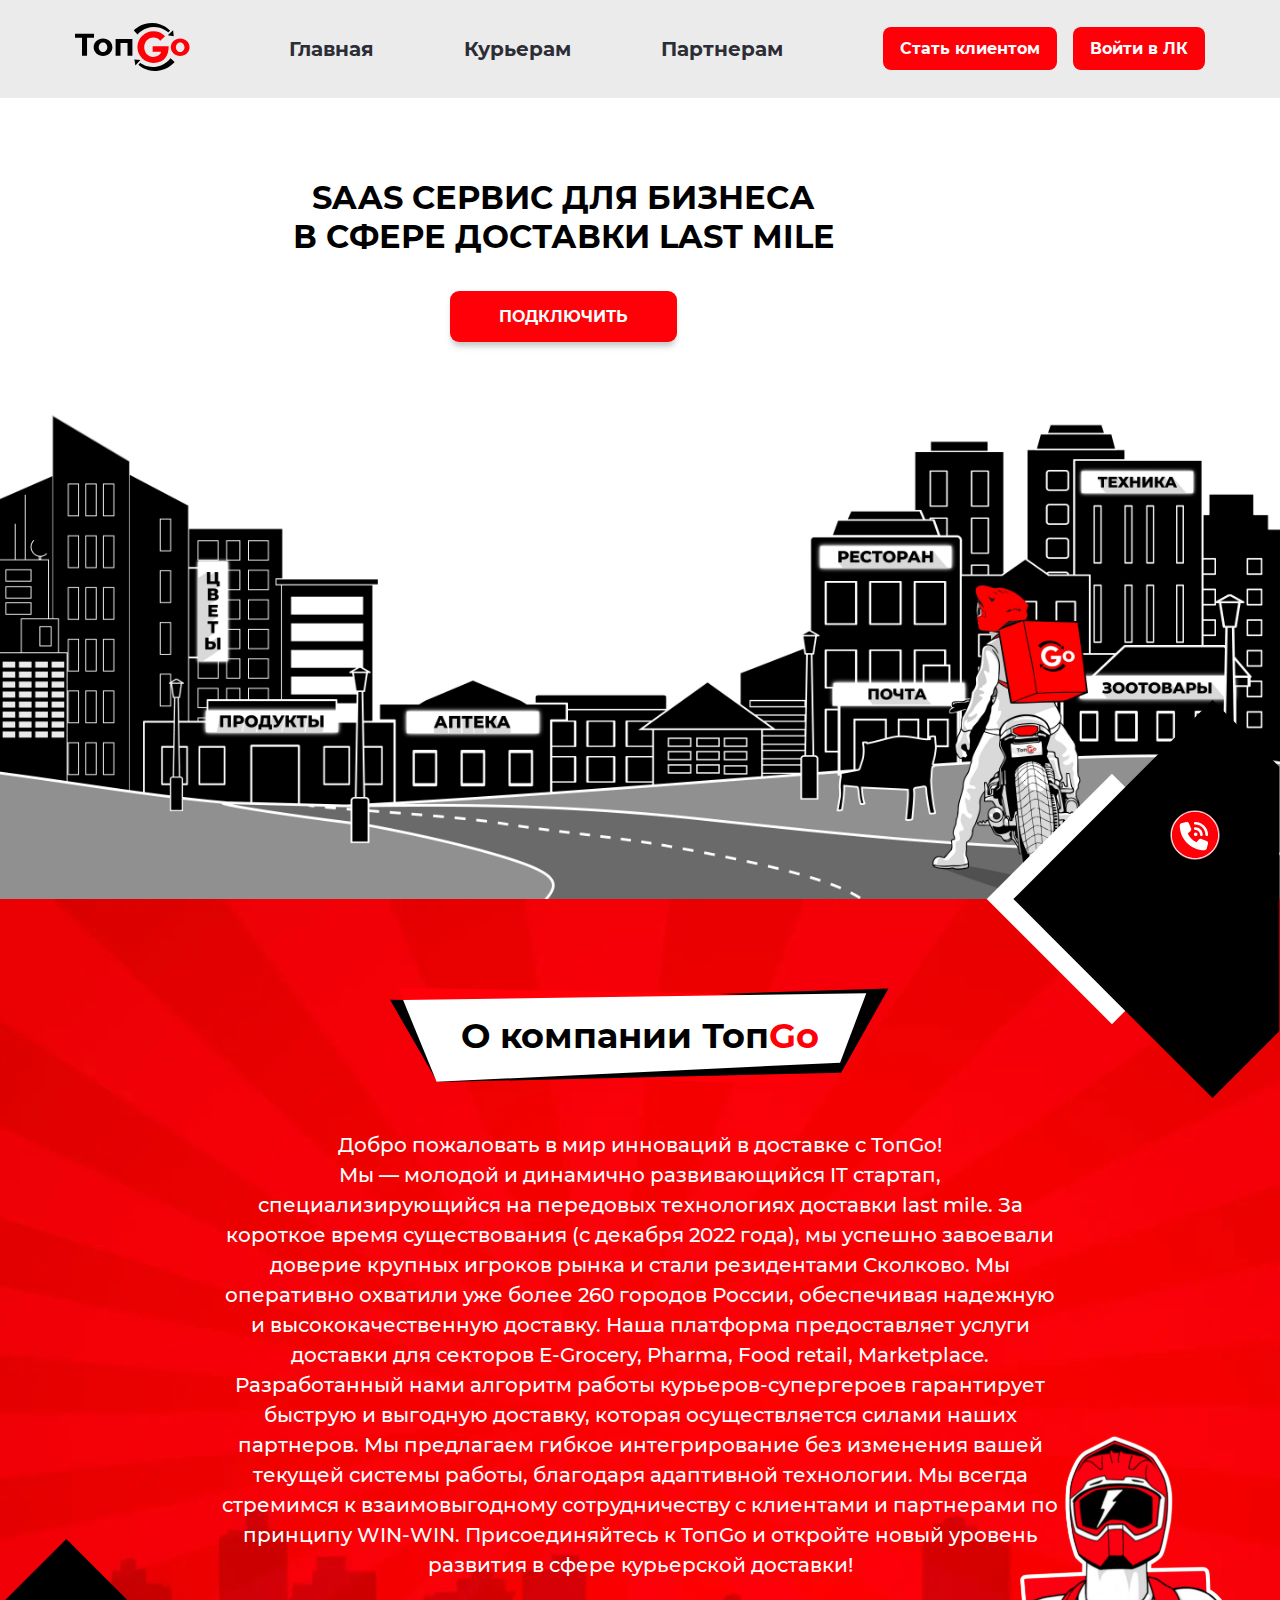
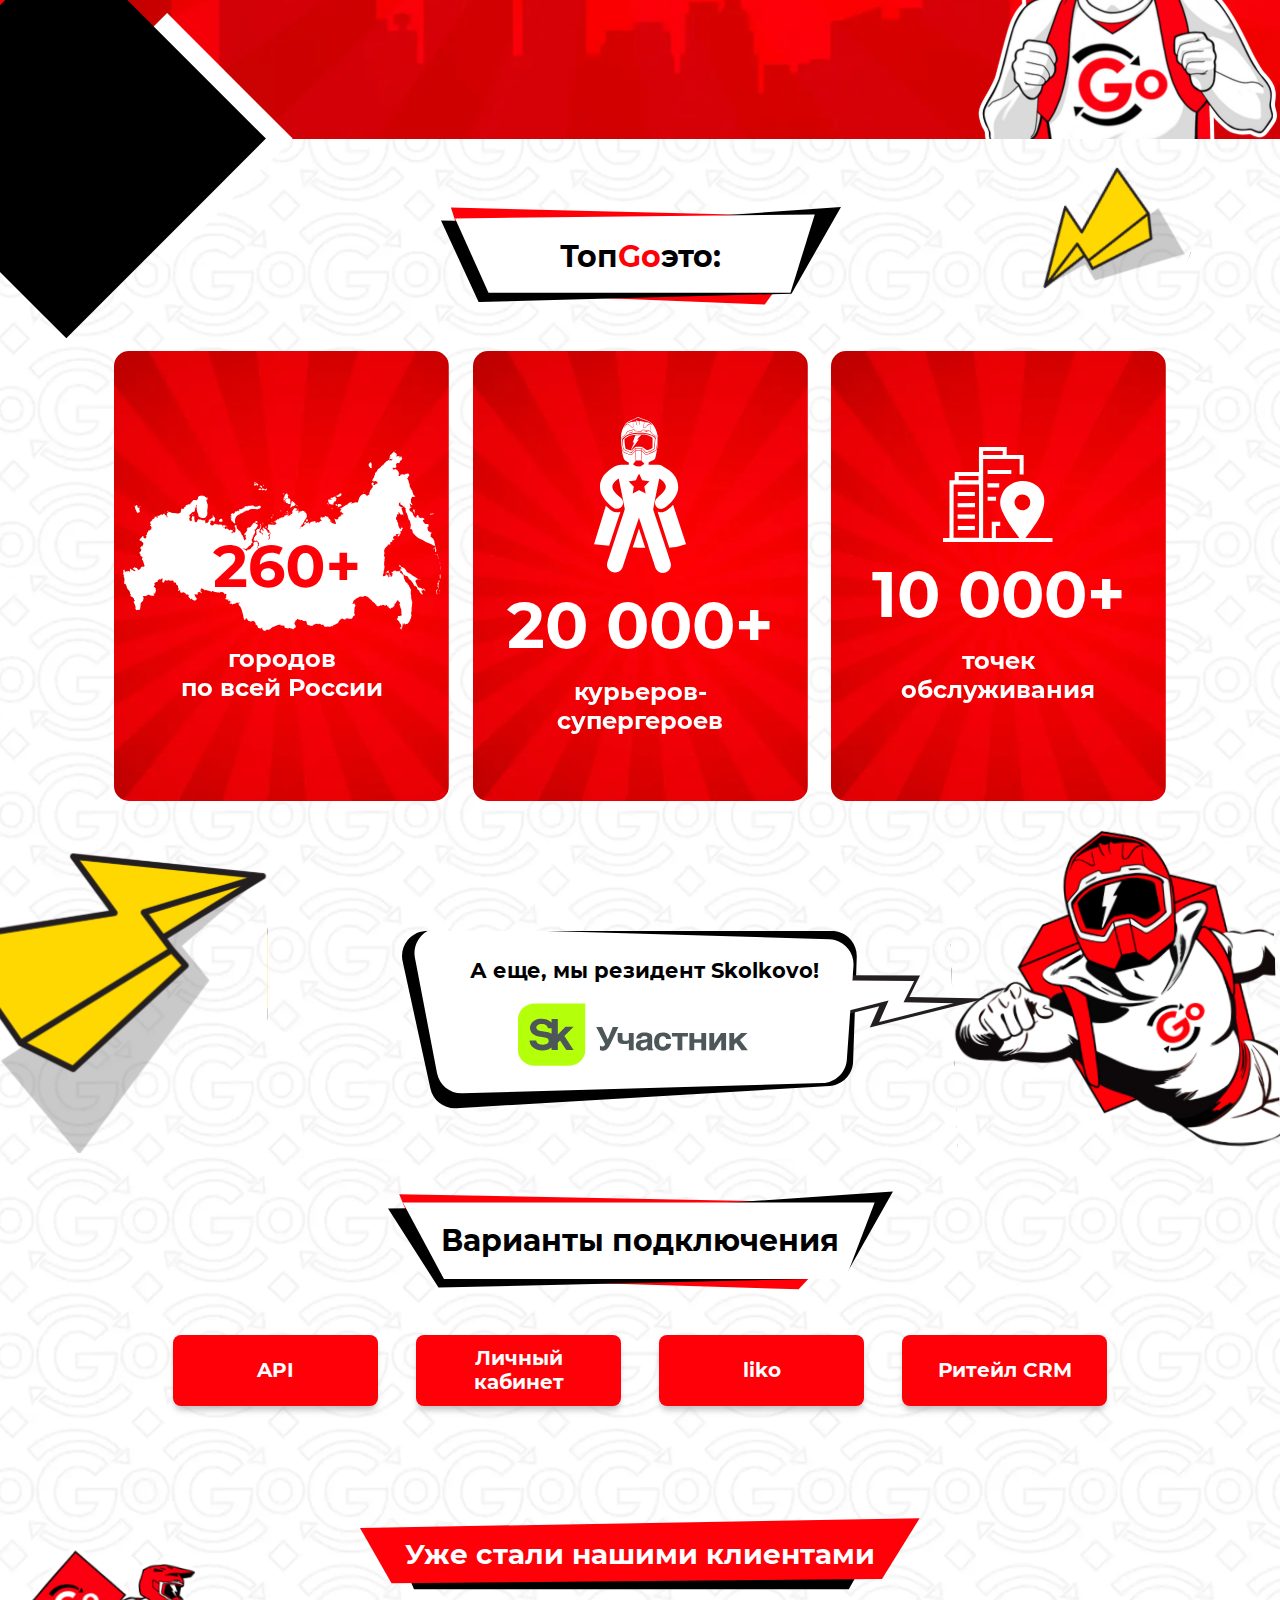
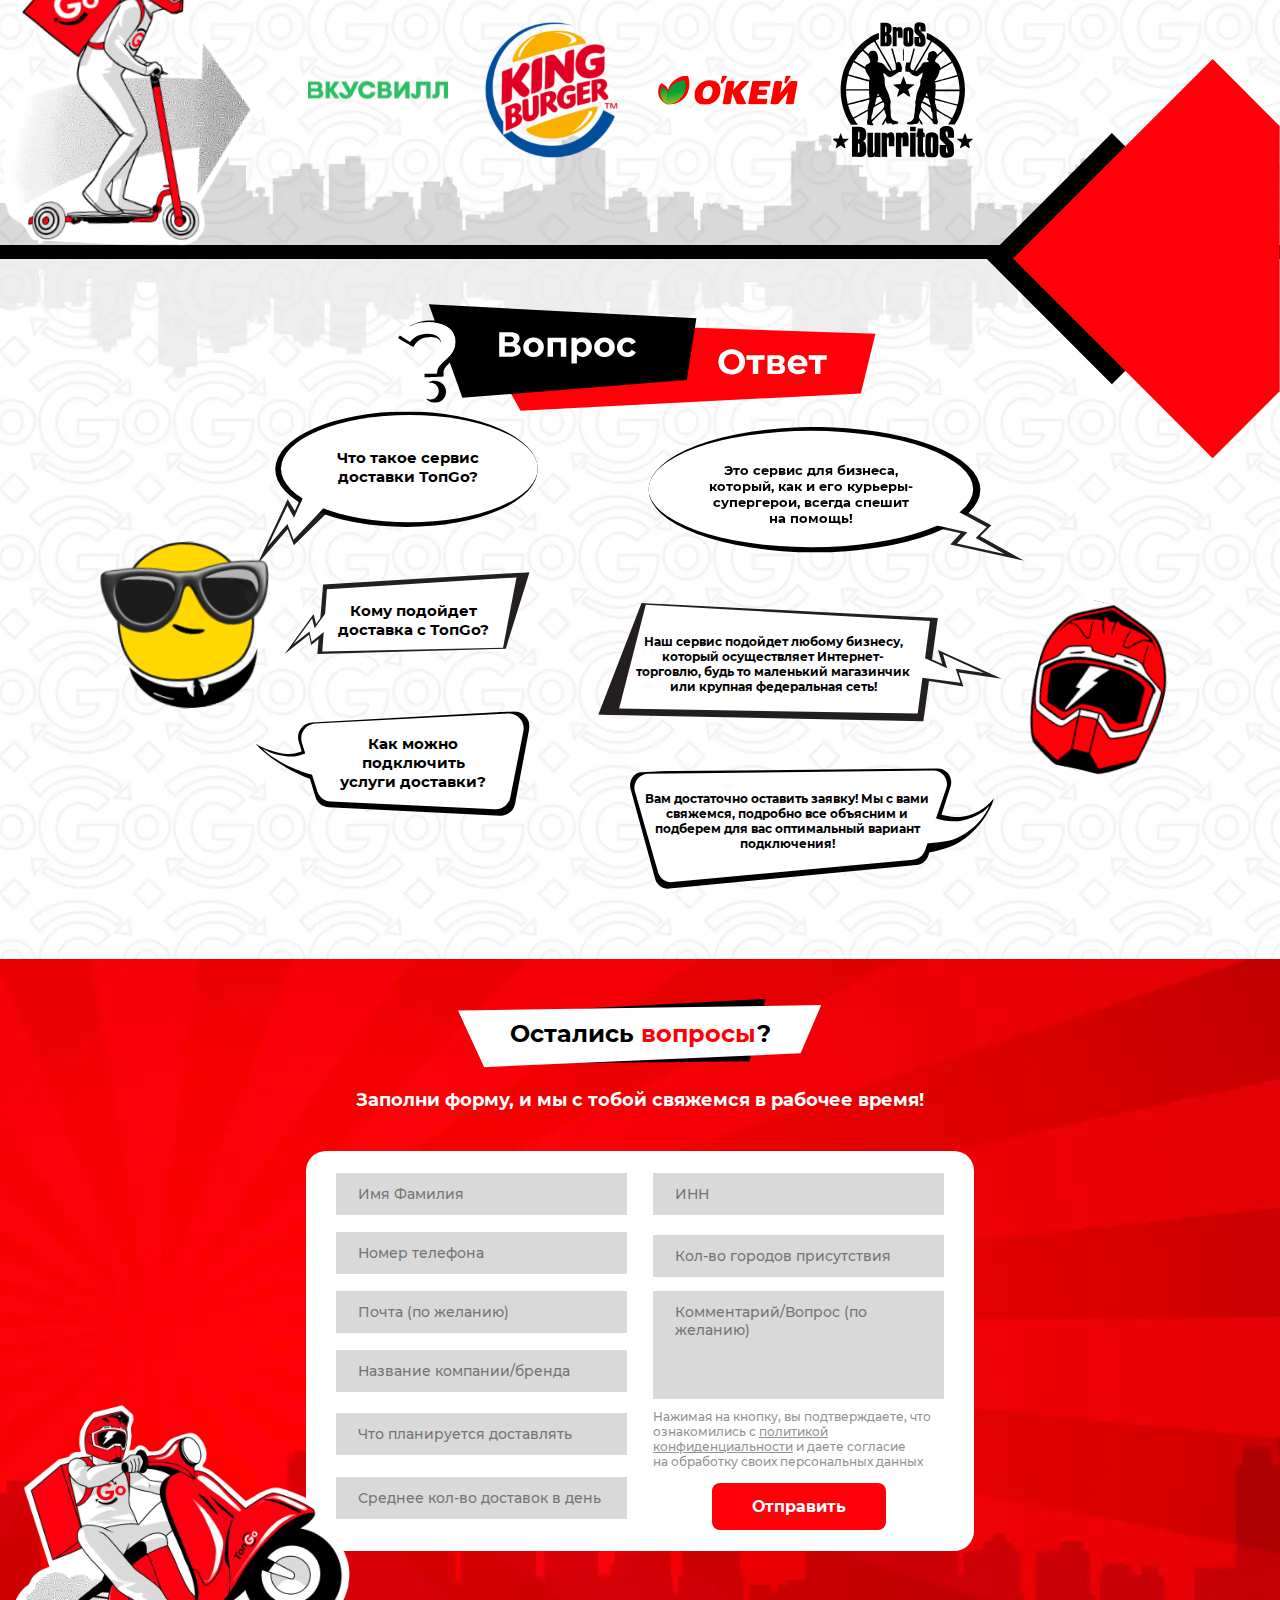
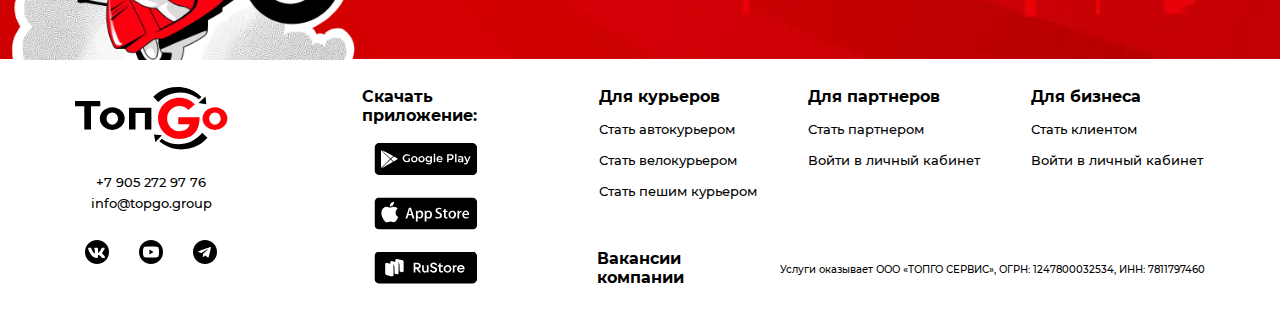
<file: client.html>
<!DOCTYPE html>
<html lang="en">

<head>
    <meta charset="UTF-8">
    <meta name="viewport" content="width=device-width, initial-scale=1.0">
    <link rel="stylesheet" href="css/style.css">
    <title>Клиентам</title>
</head>

<body>
    <header>
        <div class="header center">
            <a class="header__logo-icon" href="index.html"><img class="header__logo" src="img/logo.svg" alt="logo"></a>
            <nav class="header__menu">
                <ul>
                    <a href="index.html" class="header__link">
                        <li class="header__li">Главная</li>
                    </a>
                    <a href="https://topgo-vacancy.ru/" class="header__link">
                        <li class="header__li">Курьерам</li>
                    </a>
                    <a href="partner.html" class="header__link">
                        <li class="header__li">Партнерам</li>
                    </a>
                </ul>
            </nav>
            <div class="header__btns">
                <button id="client-header-btn" class="header__btn">Стать клиентом</button>
                <a href="https://client.topgo.group/" class="header__btn">Войти в&nbsp;ЛК</a>
            </div>
            <div class="partner-header__medias">
                <a href="#" class="header__media">
                    <svg class="header__media-icon" width="28" height="28" viewBox="0 0 24 24" fill="none"
                        xmlns="http://www.w3.org/2000/svg">
                        <path
                            d="M24 12.0006C24 18.628 18.628 24 12.0006 24C5.37323 24 0 18.628 0 12.0006C0 5.37323 5.37323 0 12.0006 0C18.628 0 24 5.37323 24 12.0006Z"
                            fill="black" />
                        <path fill-rule="evenodd" clip-rule="evenodd"
                            d="M3.63511 7.85728C3.12689 7.90337 3.05412 8.17628 3.14994 8.68206C3.32702 9.61965 3.87163 10.8398 4.28887 11.6658C4.4417 11.9691 4.60423 12.2735 4.77282 12.5561C5.25678 13.3676 5.9918 14.5611 6.57279 15.2124L6.73168 15.4016C6.78263 15.4635 6.83963 15.5156 6.89058 15.5751L7.78571 16.4011C8.28179 16.7989 8.82761 17.1373 9.50441 17.4321C10.1655 17.7207 10.9745 17.9112 11.792 17.893C12.1983 17.8833 12.6689 17.859 12.88 17.6079C13.0025 17.4612 12.9952 17.2622 12.9952 17.0488C12.994 16.6376 12.9552 15.2718 13.0631 15.0559C13.1444 14.8946 13.3518 14.8619 13.5738 14.8886C13.951 14.9334 14.3961 15.2694 14.6811 15.5047L15.2257 15.9875C15.4465 16.1827 15.5751 16.3586 15.7376 16.503C15.7995 16.5588 15.8383 16.6267 15.9013 16.6873C16.0978 16.8729 16.5442 17.426 16.7334 17.5776C16.7977 17.6285 16.8547 17.6783 16.9299 17.728C17.2732 17.956 17.6831 17.8954 18.138 17.8954C18.4097 17.8954 19.3011 17.9075 19.5025 17.8845C19.944 17.8323 20.1187 17.5339 19.9683 17.0779C19.836 16.6764 19.4297 16.15 19.1677 15.8225L18.2956 14.8061C18.2653 14.7745 18.2423 14.743 18.2119 14.7078L17.5279 14.0177C16.7358 13.2329 16.8511 13.1929 17.4684 12.316C17.6601 12.0431 17.8359 11.7762 18.0215 11.4936L18.8075 10.2407C18.8936 10.0975 18.9858 9.94835 19.0622 9.80037C19.2235 9.48744 19.3824 9.21696 19.517 8.88098C20.0046 7.66564 19.2454 7.85243 18.1222 7.85243C17.785 7.85243 17.0973 7.80755 16.828 7.92884C16.5078 8.07318 16.4168 8.3752 16.2592 8.73422C16.1282 9.03381 15.962 9.36979 15.8079 9.65846C15.4708 10.2892 15.1433 10.8289 14.7758 11.3602C14.6072 11.6052 14.2396 12.0855 14.0056 12.2978C13.9425 12.3548 13.8928 12.4009 13.8236 12.4627C13.7351 12.5416 13.5483 12.6871 13.3821 12.7162C12.92 12.7999 12.9952 12.1001 12.9952 11.7459V8.99621C12.9952 8.6105 13.0631 8.03679 12.7247 7.89609C12.5355 7.81725 11.6852 7.85243 11.4148 7.85243C11.171 7.85243 9.55414 7.82332 9.3904 7.88033C9.23757 7.93248 9.09202 8.06469 9.08838 8.2721C9.08353 8.74877 9.82341 8.82155 9.82341 10.2807C9.82341 10.7392 9.82341 11.1964 9.82341 11.6549C9.82341 12.0843 9.84888 12.6022 9.81735 13.0207C9.80279 13.2147 9.7749 13.4367 9.60994 13.4925C8.82639 13.7605 7.32965 10.8022 6.98033 9.98595C6.84206 9.66574 6.70621 9.34432 6.58128 9.01076C6.47818 8.73179 6.33627 8.23328 6.15555 8.05984C6.01606 7.9252 5.91782 7.86941 5.68372 7.85485L3.63511 7.85728Z"
                            fill="white" />
                    </svg>

                </a>
                <a href="#" class="header__media">
                    <svg class="header__media-icon" width="28" height="28" viewBox="0 0 24 24" fill="none"
                        xmlns="http://www.w3.org/2000/svg">
                        <path
                            d="M24 12.0011C24 18.6272 18.6272 24 12.0011 24C5.37283 24 0 18.6272 0 12.0011C0 5.37283 5.37283 0 12.0011 0C18.6272 0 24 5.37283 24 12.0011Z"
                            fill="black" />
                        <path
                            d="M10.4014 14.3996V9.60046L14.557 12.0011L10.4014 14.3996ZM19.6666 8.14926C19.4821 7.46078 18.9399 6.91855 18.2514 6.73405C17.005 6.40106 12.0011 6.40106 12.0011 6.40106C12.0011 6.40106 6.99727 6.40106 5.74856 6.73405C5.06008 6.91855 4.51785 7.46078 4.33561 8.14926C4.00037 9.39797 4.00037 12.0011 4.00037 12.0011C4.00037 12.0011 4.00037 14.6043 4.33561 15.8508C4.51785 16.5392 5.06008 17.0815 5.74856 17.266C6.99727 17.6012 12.0011 17.6012 12.0011 17.6012C12.0011 17.6012 17.005 17.6012 18.2514 17.266C18.9399 17.0815 19.4821 16.5392 19.6666 15.8508C19.9996 14.6043 19.9996 12.0011 19.9996 12.0011C19.9996 12.0011 19.9996 9.39797 19.6666 8.14926Z"
                            fill="white" />
                    </svg>

                </a>
                <a href="#" class="header__media">
                    <svg class="header__media-icon" width="28" height="28" viewBox="0 0 24 24" fill="none"
                        xmlns="http://www.w3.org/2000/svg">
                        <path
                            d="M12.0002 0C5.37305 0 0.000549316 5.3732 0.000549316 12.0007C0.000549316 18.6261 5.37305 24.0003 12.0002 24.0003C18.6274 24.0003 23.9999 18.6261 23.9999 12.0007C23.9999 5.3732 18.6274 0 12.0002 0Z"
                            fill="black" />
                        <path
                            d="M17.8413 7.12592C17.7954 6.99077 17.7407 6.95525 17.655 6.92146C17.4679 6.85214 17.1513 6.95699 17.1513 6.95699C17.1513 6.95699 5.93644 10.9891 5.29588 11.4353C5.15794 11.5311 5.11161 11.5883 5.08862 11.6537C4.97786 11.9704 5.32304 12.1107 5.32304 12.1107L8.21376 13.0529C8.21376 13.0529 8.32139 13.069 8.35971 13.0442C9.01733 12.628 14.9757 8.86648 15.3195 8.74004C15.3735 8.72437 15.4139 8.74213 15.4031 8.7794C15.2655 9.26287 10.0902 13.8617 10.0902 13.8617C10.0902 13.8617 10.0707 13.8868 10.0581 13.915L10.0515 13.9116L9.7819 16.7789C9.7819 16.7789 9.66869 17.6574 10.5472 16.7789C11.1668 16.1586 11.7663 15.6396 12.0665 15.3888C13.0603 16.075 14.13 16.8343 14.5919 17.2307C14.8235 17.4296 15.0175 17.4616 15.177 17.4564C15.6152 17.4404 15.7375 16.9587 15.7375 16.9587C15.7375 16.9587 17.7814 8.73307 17.8497 7.63099C17.8563 7.52266 17.8657 7.45474 17.8664 7.3802C17.8675 7.27709 17.8581 7.17399 17.8413 7.12592Z"
                            fill="white" />
                    </svg>

                </a>
            </div>
            <div class="header__burger-menu">
                <a href="index.html" class="header__burger-menu_link">Главная</a>
                <a href="https://topgo-vacancy.ru/" class="header__burger-menu_link">Курьерам</a>
                <a href="partner.html" class="header__burger-menu_link">Партнерам</a>
            </div>
            <svg class="header__burger" width="34" height="30" viewBox="0 0 34 30" fill="none"
                xmlns="http://www.w3.org/2000/svg">
                <path d="M2 2H32" stroke="#8C8C8C" stroke-width="3.5" stroke-linecap="round" stroke-linejoin="round" />
                <path d="M2 15H32" stroke="#8C8C8C" stroke-width="3.5" stroke-linecap="round" stroke-linejoin="round" />
                <path d="M13.3333 28L31.9999 28" stroke="#8C8C8C" stroke-width="3.5" stroke-linecap="round"
                    stroke-linejoin="round" />
            </svg>
            <svg class="header__burger-close" width="24" height="24" viewBox="0 0 24 24" fill="none"
                xmlns="http://www.w3.org/2000/svg">
                <path
                    d="M2 0.335786C1.55862 0.335786 1.13532 0.511122 0.823224 0.823222C0.511124 1.13532 0.335788 1.55862 0.335789 2C0.335789 2.44137 0.511124 2.86467 0.823225 3.17677L20.8232 23.1768C21.1353 23.4889 21.5586 23.6642 22 23.6642C22.4414 23.6642 22.8647 23.4889 23.1768 23.1768C23.4889 22.8647 23.6642 22.4414 23.6642 22C23.6642 21.5586 23.4889 21.1353 23.1768 20.8232L3.17678 0.823222C2.86468 0.511122 2.44138 0.335786 2 0.335786Z"
                    fill="#8C8C8C" stroke="#8C8C8C" stroke-width="0.5" />
                <path
                    d="M23.6642 2C23.6642 1.55862 23.4889 1.13532 23.1768 0.823224C22.8647 0.511124 22.4414 0.335788 22 0.335788C21.5586 0.335788 21.1353 0.511124 20.8232 0.823224L0.823245 20.8232C0.511146 21.1353 0.335807 21.5586 0.335808 22C0.335807 22.4414 0.511146 22.8647 0.823245 23.1768C1.13534 23.4889 1.55864 23.6642 2.00002 23.6642C2.4414 23.6642 2.8647 23.4889 3.1768 23.1768L23.1768 3.17678C23.4889 2.86468 23.6642 2.44138 23.6642 2Z"
                    fill="#8C8C8C" stroke="#8C8C8C" stroke-width="0.5" />
            </svg>

        </div>
    </header>

    <div class="header__form">
        <form action="#">
            <input id="header__form-name" class="header__form-input" type="text" name="name" placeholder="Ваше имя"
                required>
            <input id="header__form-number" class="header__form-input" type="tel" name="number"
                placeholder="Номер телефона" required>
            <button class="header__form-btn">Заказать звонок</button>
        </form>
    </div>

    <section class="top">
        <div class="partner-top__box">
            <img class="top__main-logo" src="img/top-mainlogo.svg" alt="main logo">
            <h1 class="partner-top__heading">SAAS СЕРВИС ДЛЯ БИЗНЕСА В&nbsp;СФЕРЕ ДОСТАВКИ LAST MILE</h1>
            <button id="client-top-btn" class="partner-top__btn">ПОДКЛЮЧИТЬ</button>
        </div>
        <div class="top__tel">
            <svg class="top__tel_form-close" width="48" height="48" viewBox="0 0 48 48" fill="none"
                xmlns="http://www.w3.org/2000/svg">
                <path
                    d="M24.0187 47.25C36.8284 47.25 47.25 36.8284 47.25 24.0187C47.25 11.1719 36.8286 0.75 24.0187 0.75C11.1716 0.75 0.75 11.1716 0.75 24.0187C0.75 36.8286 11.1719 47.25 24.0187 47.25Z"
                    fill="white" stroke="white" stroke-width="0.5" />
                <path fill-rule="evenodd" clip-rule="evenodd"
                    d="M24.0187 46.2127C30.1296 46.2127 35.6781 43.7384 39.6895 39.6895C43.7384 35.6781 46.2127 30.1296 46.2127 24.0187C46.2127 17.8704 43.7384 12.3219 39.6895 8.31051C35.6781 4.26161 30.1296 1.78729 24.0187 1.78729C17.8704 1.78729 12.3219 4.26161 8.31051 8.31051C4.26161 12.3219 1.78729 17.8704 1.78729 24.0187C1.78729 30.1296 4.26161 35.6781 8.31051 39.6895C12.3219 43.7384 17.8704 46.2127 24.0187 46.2127ZM24.0187 47C36.6903 47 47 36.6903 47 24.0187C47 11.3097 36.6903 1 24.0187 1C11.3097 1 1 11.3097 1 24.0187C1 36.6903 11.3097 47 24.0187 47Z"
                    fill="white" />
                <path
                    d="M14.7818 13.3055C14.3903 13.3055 14.0148 13.4611 13.738 13.7379C13.4611 14.0147 13.3056 14.3902 13.3056 14.7817C13.3056 15.1733 13.4611 15.5487 13.738 15.8256L31.0792 33.1668C31.3561 33.4437 31.7316 33.5992 32.1231 33.5992C32.5146 33.5992 32.8901 33.4437 33.1669 33.1668C33.4438 32.89 33.5993 32.5145 33.5993 32.123C33.5993 31.7315 33.4438 31.356 33.1669 31.0792L15.8256 13.7379C15.5488 13.4611 15.1733 13.3055 14.7818 13.3055Z"
                    fill="#8C8C8C" stroke="#8C8C8C" stroke-width="0.5" />
                <path
                    d="M33.5992 14.7817C33.5992 14.3902 33.4437 14.0147 33.1669 13.7379C32.89 13.4611 32.5145 13.3055 32.123 13.3055C31.7315 13.3055 31.356 13.4611 31.0792 13.7379L13.7379 31.0792C13.4611 31.356 13.3055 31.7315 13.3055 32.123C13.3055 32.5145 13.4611 32.89 13.7379 33.1668C14.0148 33.4437 14.3902 33.5992 14.7817 33.5992C15.1733 33.5992 15.5487 33.4437 15.8256 33.1668L33.1669 15.8256C33.4437 15.5487 33.5992 15.1733 33.5992 14.7817Z"
                    fill="#8C8C8C" stroke="#8C8C8C" stroke-width="0.5" />
            </svg>

            <svg class="top__tel_icon heartbeat" width="48" height="48" viewBox="0 0 48 48" fill="none"
                xmlns="http://www.w3.org/2000/svg">
                <path
                    d="M24.0187 47.25C36.8284 47.25 47.25 36.8284 47.25 24.0187C47.25 11.1719 36.8286 0.75 24.0187 0.75C11.1716 0.75 0.75 11.1716 0.75 24.0187C0.75 36.8286 11.1719 47.25 24.0187 47.25Z"
                    fill="#FF0009" stroke="white" stroke-width="0.5" />
                <path fill-rule="evenodd" clip-rule="evenodd"
                    d="M18.1328 12.7718C17.7205 11.7596 16.6333 11.2347 15.5835 11.5347L10.9348 12.8093C9.99756 13.0717 9.36023 13.8965 9.36023 14.8713C9.36023 27.9927 20.0073 38.6398 33.1663 38.6398C34.1035 38.6398 34.9283 38.0025 35.1907 37.0652L36.4654 32.4165C36.7653 31.3668 36.2404 30.2796 35.2282 29.8672L30.1296 27.7678C29.2673 27.3929 28.2926 27.6553 27.6927 28.3676L25.5558 30.9919C21.8068 29.2299 18.7702 26.1932 17.0082 22.4442L19.6324 20.3073C20.3447 19.7449 20.6072 18.7327 20.2323 17.8704L18.1328 12.7718ZM36.5403 23.7563C36.5403 16.9707 31.0293 11.4597 24.2437 11.4597C23.5314 11.4597 22.969 12.022 22.969 12.7343C22.969 13.4466 23.5314 14.009 24.2437 14.009C29.6422 14.009 33.991 18.3953 33.991 23.7563C33.991 24.4686 34.5534 25.031 35.2657 25.031C35.978 25.031 36.5403 24.4686 36.5403 23.7563ZM25.8557 22.1443C25.5558 21.8444 25.106 21.6569 24.6561 21.6569C24.2062 21.6569 23.7563 21.8444 23.4564 22.1443C23.119 22.4817 22.969 22.8941 22.969 23.344C22.969 23.7938 23.119 24.2437 23.4564 24.5436C23.7563 24.881 24.2062 25.031 24.6561 25.031C25.106 25.031 25.5558 24.881 25.8557 24.5436C26.1932 24.2437 26.3431 23.7938 26.3431 23.344C26.3431 22.8941 26.1932 22.4817 25.8557 22.1443ZM24.2437 16.5583C23.5314 16.5583 22.969 17.1206 22.969 17.8329C22.969 18.5453 23.5314 19.1076 24.2437 19.1076C26.793 19.1076 28.8924 21.207 28.8924 23.7563C28.8924 24.4686 29.4548 25.031 30.1671 25.031C30.8794 25.031 31.4417 24.4686 31.4417 23.7563C31.4417 19.7824 28.2176 16.5583 24.2437 16.5583Z"
                    fill="white" />
                <path fill-rule="evenodd" clip-rule="evenodd"
                    d="M24.0187 46.2127C30.1296 46.2127 35.6781 43.7384 39.6895 39.6895C43.7384 35.6781 46.2127 30.1296 46.2127 24.0187C46.2127 17.8704 43.7384 12.3219 39.6895 8.31051C35.6781 4.26161 30.1296 1.78729 24.0187 1.78729C17.8704 1.78729 12.3219 4.26161 8.31051 8.31051C4.26161 12.3219 1.78729 17.8704 1.78729 24.0187C1.78729 30.1296 4.26161 35.6781 8.31051 39.6895C12.3219 43.7384 17.8704 46.2127 24.0187 46.2127ZM24.0187 47C36.6903 47 47 36.6903 47 24.0187C47 11.3097 36.6903 1 24.0187 1C11.3097 1 1 11.3097 1 24.0187C1 36.6903 11.3097 47 24.0187 47Z"
                    fill="white" />
            </svg>
        </div>
        <img class="partner-top__el1" src="img/part-el1.svg">
    </section>

    <section class="client-about partner-about">
        <h2 class="partner-about__title">О&nbsp;компании Топ<span class="red">Go</span></h2>
        <p class="partner-about__text">
            Добро пожаловать в мир инноваций в доставке с ТопGo!<br>
            Мы — молодой и динамично развивающийся IT стартап, специализирующийся на передовых технологиях доставки last
            mile.
            За короткое время существования (с декабря 2022 года), мы успешно завоевали доверие крупных игроков рынка и
            стали резидентами Сколково.
            Мы оперативно охватили уже более 260 городов России, обеспечивая надежную и высококачественную доставку.
            Наша платформа предоставляет услуги доставки для секторов E-Grocery, Pharma, Food retail, Marketplace.
            Разработанный нами алгоритм работы курьеров-супергероев гарантирует быструю и выгодную доставку, которая
            осуществляется силами наших партнеров.
            Мы предлагаем гибкое интегрирование без изменения вашей текущей системы работы, благодаря адаптивной
            технологии.
            Мы всегда стремимся к взаимовыгодному сотрудничеству с клиентами и партнерами по принципу WIN-WIN.
            Присоединяйтесь к ТопGo и откройте новый уровень развития в сфере курьерской доставки!
        </p>

        <img class="partner-about__el2" src="img/partner-about-el2.svg">
        <img class="client-about__hero" src="img/client-about-hero.svg">
    </section>

    <section class="client-cards">
        <h2 class="client-cards__title">Топ<span class="red">Go</span> это:</h2>

        <img class="client-cards__light1" src="img/client-lightning1.svg">
        <img class="client-cards__light2" src="img/client-lightning2.svg">

        <div class="client-cards__box">
            <div id="client-card1" class="client-cards__card">
                <div id="client-card1-front" class="client-cards__card_face client-cards__card_face--front">
                    <img class="client-cards__icon1" src="img/client-card1.svg" alt="260 городов">
                    <p class="client-cards__card_text2">городов<br>по&nbsp;всей России</p>
                </div>

                <div id="client-card1-back" class="client-cards__card_face client-cards__card_face--back">
                    <p class="client-cards__card_face--back_text1">Санкт-Петербург <br>
                        Москва <br>
                        Казань <br>
                        Архангельск <br>
                        и&nbsp;не&nbsp;только! <br>
                        <br>
                        А&nbsp;там, где нас нет&nbsp;&mdash; скоро откроемся:)
                    </p>
                </div>
            </div>

            <div id="client-card2" class="client-cards__card">
                <div id="client-card2-front" class="client-cards__card_face client-cards__card_face--front">
                    <img class="client-cards__icon2" src="img/client-card2.svg">
                    <p class="client-cards__card_text1">20&nbsp;000+</p>
                    <p class="client-cards__card_text2">курьеров-<br>супергероев</p>
                </div>
                <div id="client-card2-back" class="client-cards__card_face client-cards__card_face--back">
                    <p class="client-cards__card_face--back_text2">
                        Лояльная база исполнителей:<br>
                        <br>
                        13&nbsp;000+ автокурьеров<br>
                        5&nbsp;000+ велокурьеров<br>
                        2&nbsp;000+ пеших<br>
                        <br>
                        2500+ ежеденевно<br>
                        на&nbsp;линии и&nbsp;их&nbsp;количество только растёт!
                    </p>
                </div>
            </div>

            <div id="client-card3" class="client-cards__card">
                <div id="client-card3-front" class="client-cards__card_face client-cards__card_face--front">
                    <img class="client-cards__icon3" src="img/client-card3.svg">
                    <p class="client-cards__card_text1">10&nbsp;000+</p>
                    <p class="client-cards__card_text2">точек<br>обслуживания</p>
                </div>

                <div id="client-card3-back" class="client-cards__card_face client-cards__card_face--back">
                    <p class="client-cards__card_face--back_text3">
                        Мы&nbsp;работаем&nbsp;с:<br>
                        <br>
                        -продуктовыми ритейлерами<br>
                        -аптеками<br>
                        -ресторанами и&nbsp;кафе<br>
                        -зоомагазинами<br>
                        -магазинами электроники<br>
                        -почтовыми отделениями<br>
                        <br>
                        И&nbsp;открыты к&nbsp;интеграции
                        в&nbsp;другие ниши!
                    </p>
                </div>

            </div>
        </div>

        <p class="partner-advantages__skolkovo">А&nbsp;еще, мы&nbsp;резидент Skolkovo!</p>
        <img class="partner-advantages__superhero" src="img/tablet-part-adv-hero.svg">
    </section>

    <section class="client-connection">
        <h2 class="client-connection__title">Варианты подключения</h2>

        <div class="client-connection__box">
            <button id="connection1" class="client-connection__btn">API</button>
            <div class="client-connection__btn-spoiler1 client-connection__btn-spoiler">Прямая
                интеграция. Автоматическая
                отправка в&nbsp;доставку и&nbsp;обмен статусами
                и&nbsp;другими изменениями в&nbsp;заказе</div>

            <button id="connection2" class="client-connection__btn">Личный<br>кабинет</button>
            <div class="client-connection__btn-spoiler2 client-connection__btn-spoiler">Создание
                заказов вручную
                и&nbsp;отслеживание каждого действующего, а&nbsp;также своей истории</div>

            <button id="connection3" class="client-connection__btn">liko</button>
            <div class="client-connection__btn-spoiler3 client-connection__btn-spoiler">
                Заказывайте доставку через кассу
                ресторана. Модуль для кассовой система автоматизации ресторанов легко установить и&nbsp;просто
                использовать
            </div>

            <button id="connection4" class="client-connection__btn">Ритейл CRM</button>
            <div class="client-connection__btn-spoiler4 client-connection__btn-spoiler">В&nbsp;своей
                CRM передаете заказ в&nbsp;доставку,
                а&nbsp;мы&nbsp;забираем его по&nbsp;прямому подключению</div>
        </div>

        <h2 class="client-connection__title2">Уже стали нашими клиентами</h2>

        <div class="partner-partners__slider">
            <div class="partner-partners__slide">
                <img src="img/partners-icons/X5.svg" alt="X5">
            </div>
            <div class="partner-partners__slide">
                <img src="img/partners-icons/vkusvill.svg" alt="vkusvill">
            </div>
            <div class="partner-partners__slide">
                <img src="img/partners-icons/БургерКинг.svg" alt="БургерКинг">
            </div>
            <div class="partner-partners__slide">
                <img src="img/partners-icons/Окей.svg" alt="Окей">
            </div>
            <div class="partner-partners__slide">
                <img src="img/partners-icons/BrosBurritos.svg" alt="BrosBurritos">
            </div>
            <div class="partner-partners__slide">
                <img src="img/partners-icons/Ikigai.svg" alt="Ikigai">
            </div>
            <div class="partner-partners__slide">
                <img src="img/partners-icons/Nigde.svg" alt="Nigde">
            </div>
            <div class="partner-partners__slide">
                <img src="img/partners-icons/Бирвайн.svg" alt="Бирвайн">
            </div>
            <div class="partner-partners__slide">
                <img src="img/partners-icons/ВкусноиТочка.svg" alt="Вкусно и Точка">
            </div>
            <div class="partner-partners__slide">
                <img src="img/partners-icons/Кукуруза.svg" alt="Кукуруза">
            </div>
            <div class="partner-partners__slide">
                <img src="img/partners-icons/ЛюбимСытно.svg" alt="ЛюбимСытно">
            </div>
            <div class="partner-partners__slide">
                <img src="img/partners-icons/МосАптека.svg" alt="МосАптека">
            </div>
            <div class="partner-partners__slide">
                <img src="img/partners-icons/Озерки.svg" alt="Озерки">
            </div>
            <div class="partner-partners__slide">
                <img src="img/partners-icons/ПхалиХинкали.svg" alt="ПхалиХинкали">
            </div>
            <div class="partner-partners__slide">
                <img src="img/partners-icons/Столетов.svg" alt="Столетов">
            </div>
            <div class="partner-partners__slide">
                <img src="img/partners-icons/ХачоиПури.svg" alt="Хачо и Пури">
            </div>
            <div class="partner-partners__slide">
                <img src="img/partners-icons/ХорошаяАптека.svg" alt="Хорошая Аптека">
            </div>
            <div class="partner-partners__slide">
                <img src="img/partners-icons/ЭркаФарм.svg" alt="ЭркаФарм">
            </div>
        </div>

        <img class="client-connection__el" src="img/client-conn-el.svg">
        <img class="client-connection__hero" src="img/client-conn-hero.svg">
    </section>

    <section class="partner-questions client-q">
        <img class="questions__title" src="img/q-title.svg" alt="Вопрос Ответ">

        <div class="partner-questions__dialog">
            <img class="partner-questions__smile" src="img/part-q-smile.svg">
            <img class="partner-questions__hero" src="img/part-q-hero.svg">

            <div class="client-q-phrase1">
                <p class="client-q__text">Что такое
                    сервис доставки ТопGo?</p>
            </div>
            <div class="client-q-phrase2">
                <p class="client-q__text">Это сервис для бизнеса, который, как и&nbsp;его курьеры-супергерои, всегда
                    спешит
                    на&nbsp;помощь!
                </p>
            </div>
            <div class="client-q-phrase3">
                <p class="client-q__text">Кому подойдет
                    доставка с&nbsp;ТопGo?</p>
            </div>
            <div class="client-q-phrase4">
                <p class="client-q__text">Наш сервис подойдет любому бизнесу, который осуществляет Интернет-торговлю,
                    будь&nbsp;то маленький магазинчик или крупная федеральная сеть!</p>
            </div>
            <div class="client-q-phrase5">
                <p class="client-q__text">Как можно подключить услуги доставки?</p>
            </div>
            <div class="client-q-phrase6">
                <p class="client-q__text">Вам достаточно оставить заявку! Мы&nbsp;с&nbsp;вами свяжемся, подробно все
                    объясним и
                    подберем для вас оптимальный вариант подключения!
                </p>
            </div>
        </div>
    </section>

    <section id="client-form" class="partner-form client_form">
        <div class="form__title-box">
            <h2 class="form__title">Остались <span class="red">вопросы</span>?</h2>
        </div>
        <p class="form__text">Заполни форму, и&nbsp;мы&nbsp;с&nbsp;тобой свяжемся в&nbsp;рабочее время!</p>
        <form class="partner-form__form client-form">
            <input class="partner-form__input client-form__input1" type="text" required placeholder="Имя Фамилия">
            <input class="partner-form__input client-form__input2" type="tel" required placeholder="Номер телефона">
            <input class="partner-form__input client-form__input3" type="text" placeholder="Почта (по желанию)">
            <input class="partner-form__input client-form__input4" type="text" required
                placeholder="Название компании/бренда">
            <input class="partner-form__input client-form__input5" type="text" required
                placeholder="Что планируется доставлять">
            <input class="partner-form__input client-form__input6" type="text" required
                placeholder="Среднее кол-во доставок в день">
            <input class="partner-form__input client-form__input7" type="text" required placeholder="ИНН">
            <input class="partner-form__input client-form__input8" type="number" required
                placeholder="Кол-во городов присутствия">
            <textarea class="partner-form__input client-form__input9" id="comment" name="comment" rows="2" cols="33"
                placeholder="Комментарий/Вопрос (по желанию)"></textarea>
            <p class="partner-form__info client-form__input10">Нажимая на&nbsp;кнопку, вы&nbsp;подтверждаете, что
                ознакомились с
                <a href="https://job.topgo.group/privacy/" class="form__info-link">политикой конфиденциальности</a>
                и&nbsp;даете согласие на&nbsp;обработку своих
                персональных данных
            </p>
            <button class="form__btn client-form__input11">Отправить</button>
        </form>
        <picture>
            <source srcset="img/form-moto.webp" type="image/webp"><img src="img/form-moto.png"
                class="form__motohero client-form__motohero">
        </picture>
        <img src="img/btn-up.svg" alt="Наверх" class="btn-up btn-up_hide">
    </section>

    <footer class="footer center">
        <div class="footer__contacts">
            <a href="." class="footer__logo-link">
                <img src="img/footer-logo.svg" alt="logo">
            </a>
            <div class="footer__contacts-text">
                <p class="footer__tel">+7&nbsp;905&nbsp;272 97 76</p>
                <p class="footer__mail">info@topgo.group</p>
            </div>
            <div class="footer__medias">
                <a href="https://vk.com/topgovacancy" class="footer__media-link"><svg width="24" height="24"
                        viewBox="0 0 24 24" fill="none" xmlns="http://www.w3.org/2000/svg">
                        <g clip-path="url(#clip0_118_1149)">
                            <path
                                d="M24 12.0006C24 18.628 18.628 24 12.0006 24C5.37323 24 0 18.628 0 12.0006C0 5.37323 5.37323 0 12.0006 0C18.628 0 24 5.37323 24 12.0006Z"
                                fill="black" />
                            <path fill-rule="evenodd" clip-rule="evenodd"
                                d="M3.63511 7.85722C3.12689 7.90331 3.05412 8.17622 3.14994 8.682C3.32702 9.61959 3.87163 10.8398 4.28887 11.6658C4.4417 11.969 4.60423 12.2735 4.77282 12.5561C5.25678 13.3675 5.9918 14.561 6.57279 15.2124L6.73168 15.4016C6.78263 15.4634 6.83963 15.5156 6.89058 15.575L7.78571 16.401C8.28179 16.7988 8.82761 17.1373 9.50441 17.432C10.1655 17.7207 10.9745 17.9111 11.792 17.8929C12.1983 17.8832 12.6689 17.8589 12.88 17.6079C13.0025 17.4611 12.9952 17.2622 12.9952 17.0487C12.994 16.6375 12.9552 15.2718 13.0631 15.0559C13.1444 14.8946 13.3518 14.8618 13.5738 14.8885C13.951 14.9334 14.3961 15.2694 14.6811 15.5047L15.2257 15.9874C15.4465 16.1827 15.5751 16.3586 15.7376 16.5029C15.7995 16.5587 15.8383 16.6266 15.9013 16.6873C16.0978 16.8728 16.5442 17.4259 16.7334 17.5775C16.7977 17.6285 16.8547 17.6782 16.9299 17.7279C17.2732 17.956 17.6831 17.8953 18.138 17.8953C18.4097 17.8953 19.3011 17.9075 19.5025 17.8844C19.944 17.8323 20.1187 17.5339 19.9683 17.0778C19.836 16.6763 19.4297 16.1499 19.1677 15.8224L18.2956 14.806C18.2653 14.7745 18.2423 14.743 18.2119 14.7078L17.5279 14.0176C16.7358 13.2329 16.8511 13.1928 17.4684 12.3159C17.6601 12.043 17.8359 11.7762 18.0215 11.4935L18.8075 10.2406C18.8936 10.0975 18.9858 9.94829 19.0622 9.80031C19.2235 9.48738 19.3824 9.2169 19.517 8.88092C20.0046 7.66558 19.2454 7.85237 18.1222 7.85237C17.785 7.85237 17.0973 7.80749 16.828 7.92878C16.5078 8.07312 16.4168 8.37513 16.2592 8.73416C16.1282 9.03375 15.962 9.36973 15.8079 9.6584C15.4708 10.2891 15.1433 10.8289 14.7758 11.3601C14.6072 11.6051 14.2396 12.0854 14.0056 12.2977C13.9425 12.3547 13.8928 12.4008 13.8236 12.4627C13.7351 12.5415 13.5483 12.6871 13.3821 12.7162C12.92 12.7999 12.9952 12.1 12.9952 11.7458V8.99615C12.9952 8.61044 13.0631 8.03673 12.7247 7.89603C12.5355 7.81719 11.6852 7.85237 11.4148 7.85237C11.171 7.85237 9.55414 7.82326 9.3904 7.88026C9.23757 7.93242 9.09202 8.06463 9.08838 8.27204C9.08353 8.74871 9.82341 8.82149 9.82341 10.2806C9.82341 10.7391 9.82341 11.1964 9.82341 11.6549C9.82341 12.0842 9.84888 12.6022 9.81735 13.0206C9.80279 13.2147 9.7749 13.4366 9.60994 13.4924C8.82639 13.7605 7.32965 10.8022 6.98033 9.98589C6.84206 9.66568 6.70621 9.34426 6.58128 9.0107C6.47818 8.73173 6.33627 8.23322 6.15555 8.05978C6.01606 7.92514 5.91782 7.86935 5.68372 7.85479L3.63511 7.85722Z"
                                fill="white" />
                        </g>
                        <defs>
                            <clipPath id="clip0_118_1149">
                                <rect width="24" height="24" fill="white" />
                            </clipPath>
                        </defs>
                    </svg>
                </a>
                <a href="https://www.youtube.com/@TopGo10" class="footer__media-link"><svg width="24" height="24"
                        viewBox="0 0 24 24" fill="none" xmlns="http://www.w3.org/2000/svg">
                        <g clip-path="url(#clip0_118_1156)">
                            <path
                                d="M24 12.0011C24 18.6272 18.6272 24 12.0011 24C5.37283 24 0 18.6272 0 12.0011C0 5.37283 5.37283 0 12.0011 0C18.6272 0 24 5.37283 24 12.0011Z"
                                fill="black" />
                            <path
                                d="M10.4014 14.3996V9.60052L14.557 12.0012L10.4014 14.3996ZM19.6666 8.14932C19.4821 7.46084 18.9399 6.91861 18.2514 6.73411C17.005 6.40112 12.0011 6.40112 12.0011 6.40112C12.0011 6.40112 6.99727 6.40112 5.74856 6.73411C5.06008 6.91861 4.51785 7.46084 4.33561 8.14932C4.00037 9.39803 4.00037 12.0012 4.00037 12.0012C4.00037 12.0012 4.00037 14.6044 4.33561 15.8508C4.51785 16.5393 5.06008 17.0815 5.74856 17.266C6.99727 17.6013 12.0011 17.6013 12.0011 17.6013C12.0011 17.6013 17.005 17.6013 18.2514 17.266C18.9399 17.0815 19.4821 16.5393 19.6666 15.8508C19.9996 14.6044 19.9996 12.0012 19.9996 12.0012C19.9996 12.0012 19.9996 9.39803 19.6666 8.14932Z"
                                fill="white" />
                        </g>
                        <defs>
                            <clipPath id="clip0_118_1156">
                                <rect width="24" height="24" fill="white" />
                            </clipPath>
                        </defs>
                    </svg>
                </a>
                <a href="https://t.me/topgosuperteam" class="footer__media-link"><svg width="24" height="24"
                        viewBox="0 0 24 24" fill="none" xmlns="http://www.w3.org/2000/svg">
                        <g clip-path="url(#clip0_118_1162)">
                            <path
                                d="M12.0002 0C5.37305 0 0.000549316 5.3732 0.000549316 12.0007C0.000549316 18.6261 5.37305 24.0003 12.0002 24.0003C18.6274 24.0003 23.9999 18.6261 23.9999 12.0007C23.9999 5.3732 18.6274 0 12.0002 0Z"
                                fill="black" />
                            <path
                                d="M17.8413 7.12586C17.7954 6.99071 17.7407 6.95518 17.655 6.9214C17.4679 6.85208 17.1513 6.95693 17.1513 6.95693C17.1513 6.95693 5.93644 10.9891 5.29588 11.4353C5.15794 11.5311 5.11161 11.5882 5.08862 11.6537C4.97786 11.9703 5.32304 12.1107 5.32304 12.1107L8.21376 13.0529C8.21376 13.0529 8.32139 13.0689 8.35971 13.0442C9.01733 12.6279 14.9757 8.86642 15.3195 8.73998C15.3735 8.72431 15.4139 8.74207 15.4031 8.77934C15.2655 9.26281 10.0902 13.8617 10.0902 13.8617C10.0902 13.8617 10.0707 13.8868 10.0581 13.915L10.0515 13.9115L9.7819 16.7789C9.7819 16.7789 9.66869 17.6573 10.5472 16.7789C11.1668 16.1585 11.7663 15.6395 12.0665 15.3887C13.0603 16.0749 14.13 16.8343 14.5919 17.2306C14.8235 17.4295 15.0175 17.4616 15.177 17.4564C15.6152 17.4403 15.7375 16.9586 15.7375 16.9586C15.7375 16.9586 17.7814 8.73301 17.8497 7.63093C17.8563 7.5226 17.8657 7.45468 17.8664 7.38014C17.8675 7.27703 17.8581 7.17393 17.8413 7.12586Z"
                                fill="white" />
                        </g>
                        <defs>
                            <clipPath id="clip0_118_1162">
                                <rect width="24" height="24" fill="white" />
                            </clipPath>
                        </defs>
                    </svg>
                </a>
            </div>
        </div>
        <div class="footer__apps">
            <p class="footer__apps_title">Скачать приложение:</p>
            <a href="https://play.google.com/store/apps/details?id=com.topgoapp" class="footer__apps_link">
                <svg class="footer__apps_icon" width="103" height="32" viewBox="0 0 103 32" fill="none"
                    xmlns="http://www.w3.org/2000/svg">
                    <g clip-path="url(#clip0_118_1178)">
                        <path fill-rule="evenodd" clip-rule="evenodd"
                            d="M0.0462341 27.0161V4.90271C0.0462341 3.83932 0.312527 2.93394 0.840817 2.14814C1.07704 1.80222 1.33045 1.4691 1.66117 1.20432C2.503 0.529561 3.3663 0 4.58609 0H98.1622C98.7463 0 99.5366 0.26478 99.9403 0.465501C100.469 0.730282 100.829 0.995062 101.225 1.38796C101.968 2.12679 102.62 3.32257 102.62 4.43294V27.4859C102.62 29.8006 100.404 32 98.0806 32H4.58609C3.86453 32 3.18162 31.7395 2.68339 31.4918C2.03054 31.1672 2.03913 31.0903 1.61822 30.7572L1.05557 30.1551C0.351182 29.2155 0.0462341 28.3059 0.0462341 27.0161ZM80.6084 10.8005L82.0171 10.8218L81.9871 19.2051L80.6041 19.1966L80.6084 10.8005ZM38.139 16.6641C38.5985 18.8976 42.1248 18.3296 41.5535 15.6733C41.0811 13.4611 37.5849 13.9907 38.139 16.6641ZM46.7677 14.3152C44.5214 14.6355 44.8693 18.4706 47.3905 18.0222C49.4865 17.6463 49.1987 13.9736 46.7677 14.3152ZM53.919 14.328C51.5996 14.7466 52.1838 18.1375 54.7007 17.672C56.8396 17.2791 56.4144 13.8753 53.919 14.328ZM63.4454 15.6776L66.7397 15.6733C66.7354 14.8491 65.9494 14.2298 65.099 14.2298C64.2614 14.2255 63.4067 14.879 63.4454 15.6776ZM74.11 15.6562C75.6777 15.6519 77.7178 15.9552 77.7178 14.0846C77.7135 12.2397 75.6476 12.5429 74.1186 12.5258L74.11 15.6562ZM87.3988 16.6128C86.8662 16.6128 85.8311 16.553 85.3716 16.6854C84.6285 16.899 84.6972 17.6591 85.028 17.9624C85.4618 18.3595 87.5964 18.5731 87.3988 16.6128ZM59.2921 10.7919L60.6836 10.8133V19.1966L59.2749 19.2009L59.2921 10.7919ZM46.2695 13.1664C48.2023 12.7137 49.7614 13.8583 50.1307 15.3786C50.6032 17.3388 49.3791 18.8549 47.8544 19.1923C43.5121 20.1489 42.2837 14.0932 46.2695 13.1664ZM39.0323 13.1835C40.9565 12.7095 42.5371 13.8241 42.9236 15.3188C43.4262 17.2662 42.2236 18.8336 40.7074 19.1838C36.3737 20.1831 35.068 14.1658 39.0323 13.1835ZM67.6846 18.2784C67.0274 19.3418 64.7897 19.5639 63.4797 18.825C62.3759 18.2015 61.5427 16.6128 62.2599 14.879C62.7582 13.6789 64.1798 12.7009 65.9794 13.192C67.6073 13.6319 68.4061 15.4598 68.0582 16.6342L63.4325 16.6385C63.5484 17.3858 64.124 17.877 64.8498 18.0179C65.9666 18.2314 66.3961 17.7915 66.9458 17.4371C67.1649 17.5823 67.5171 18.0649 67.6846 18.2784ZM56.0364 18.1759C55.3836 18.8677 53.8588 19.171 52.7035 18.6457C49.7098 17.2833 50.9812 12.4404 54.705 13.1323C55.4909 13.2817 55.667 13.5422 56.1137 13.8839L56.1524 13.1451H57.4323C57.5612 13.696 57.4667 16.237 57.4667 16.9887C57.4667 18.1631 57.5697 19.4101 56.9641 20.3027C55.6842 22.1946 52.085 21.4301 51.3462 20.5931L51.9819 19.5681C52.3384 19.7432 52.6906 19.9909 53.163 20.119C54.6148 20.5077 56.3113 20.1532 56.0364 18.1759ZM72.6582 11.2831C73.3283 11.1891 76.193 11.2318 76.8373 11.3599C79.715 11.9194 79.861 15.2633 77.9197 16.4292C76.8888 17.0484 75.4242 16.9032 74.1143 16.9161L74.0885 19.2051L72.6411 19.1966L72.6582 11.2831ZM83.6106 13.8241C84.7531 12.8931 87.1583 12.7436 88.2192 13.8241C88.8205 14.4391 88.8291 15.1907 88.8248 16.2157C88.8248 16.8563 88.9064 18.6969 88.799 19.2051L87.5062 19.1838L87.4718 18.5175C87.2055 19.3631 83.9327 19.9012 83.4517 17.8812C83.194 16.7965 83.8425 16.1217 84.5469 15.8527C85.2857 15.5708 86.5613 15.6519 87.416 15.6562C87.3945 14.7508 86.9951 14.328 86.1146 14.2768C85.0838 14.2085 84.7917 14.5587 84.1174 14.8448L83.6106 13.8241ZM89.9372 19.9012C90.444 20.0977 91.2901 20.8023 91.9387 19.6023C92.1921 19.1325 91.9988 18.966 91.8098 18.5133C91.6552 18.146 91.5006 17.7873 91.346 17.4328C91.0195 16.694 90.7404 16.0064 90.4182 15.2719C90.2293 14.8362 89.5979 13.4953 89.5335 13.1451H90.9723L92.8492 17.5524C93.3174 16.6342 94.4083 13.7259 94.7433 13.1451H96.0276C96.019 13.4483 94.0304 17.9197 93.7469 18.5944C93.3389 19.5639 93.0124 20.5675 92.3124 21.0799C91.4619 21.7035 90.109 21.5497 89.3831 20.9091L89.9372 19.9012ZM35.3901 15.1523C35.4374 15.6818 35.403 16.378 35.403 16.9246C35.403 17.5951 35.5147 18.2314 35.214 18.4535C34.5655 18.9318 33.5476 19.2692 32.5597 19.3034C30.3478 19.3888 28.8359 18.1588 28.3205 16.5146C27.3412 13.4013 29.9183 10.6638 33.2254 11.2233C34.3937 11.424 34.8533 11.8511 35.4846 12.3977C35.3343 12.6924 34.8318 13.1792 34.5956 13.333C34.1489 13.0767 33.9642 12.765 33.2813 12.5771C31.7179 12.15 29.9569 12.8888 29.6477 14.691C29.2096 17.2364 31.7651 18.7909 34.0114 17.6122L34.0372 15.1352L35.3901 15.1523ZM16.1355 16.5146C16.4533 16.6513 17.0288 17.3517 17.3467 17.6549C17.5872 17.877 18.4161 18.5773 18.5192 18.8037L15.7231 20.4265C15.0918 20.781 7.58833 24.962 7.25332 25.0516L16.1355 16.5146ZM19.3653 13.4312L21.3969 14.5843C22.316 15.1181 23.1579 15.3829 22.9775 16.0705C22.8873 16.4249 22.4148 16.5787 22.0927 16.7709C21.5644 17.0826 19.331 18.3937 19.069 18.4663C18.4462 17.7787 17.0933 16.6299 16.6165 16.0491L19.3653 13.4312ZM6.52316 7.26438C6.64772 7.30282 7.51961 8.19111 7.66564 8.3235C7.8761 8.51995 8.03931 8.67797 8.24977 8.87015L9.98067 10.5314C10.1868 10.7193 10.3372 10.9201 10.539 11.1037C10.7495 11.3001 10.917 11.4582 11.1274 11.6503L12.2699 12.7693C12.678 13.1451 13.043 13.4782 13.4425 13.8583C13.8118 14.2085 15.6029 15.9423 15.6888 16.1132C15.0832 16.5659 13.0001 18.6756 12.227 19.4272L8.79524 22.7284C8.41298 23.1128 8.01783 23.4502 7.62269 23.8217C7.32204 24.1036 6.82381 24.7015 6.51027 24.868L6.52316 7.26438ZM13.8548 13.4483C13.6486 13.2433 13.5069 13.0682 13.3007 12.876C13.0989 12.6881 12.94 12.5429 12.7424 12.3593C12.5577 12.1884 7.24902 7.11491 7.15883 6.94835C7.57974 7.08074 9.54257 8.15695 10.1482 8.44735C10.917 8.8189 18.1713 12.5472 18.7554 13.1024C18.6781 13.2262 16.3631 15.464 16.1355 15.605L13.8548 13.4483Z"
                            fill="black" />
                    </g>
                    <defs>
                        <clipPath id="clip0_118_1178">
                            <rect width="102.667" height="32" fill="white" />
                        </clipPath>
                    </defs>
                </svg>
            </a>
            <a class="footer__apps_link footer__apps_link2 disabledLink">
                <svg class="footer__apps_icon" width="103" height="33" viewBox="0 0 103 33" fill="none"
                    xmlns="http://www.w3.org/2000/svg">
                    <g clip-path="url(#clip0_118_1184)">
                        <path fill-rule="evenodd" clip-rule="evenodd"
                            d="M34.0368 16.9906C34.08 16.7236 34.64 15.0639 34.7706 14.6533C34.881 14.3049 35.3601 12.3563 35.441 12.2512C35.6746 13.0714 35.8586 13.8505 36.1105 14.6579C36.2347 15.0548 36.3699 15.4361 36.4968 15.8311C36.5943 16.1329 36.815 16.6961 36.8564 16.9906H34.0368ZM55.7816 18.2378C55.9913 16.8086 55.5443 15.4342 54.4583 15.0712C53.2269 14.6597 52.0543 15.5367 51.9578 16.9174C51.8731 18.1464 51.8465 19.7732 53.2682 20.1709C54.7268 20.5778 55.6041 19.4522 55.7816 18.2378ZM93.015 16.7903L89.5038 16.783C89.4634 16.0871 90.1108 14.8426 91.2493 14.785C92.5028 14.7219 93.1245 15.8384 93.015 16.7903ZM77.3242 14.9139C80.1759 14.2181 80.5512 19.6607 78.1702 20.2496C75.3644 20.9436 74.8439 15.5193 77.3242 14.9139ZM32.7796 21.3871L31.0194 21.3981C31.1003 21.0204 31.3073 20.4681 31.4342 20.085L33.576 13.4655C33.6625 13.1912 34.3743 10.8677 34.4791 10.8311H36.4876C36.6449 10.9335 36.6807 11.2508 36.7396 11.4355L39.5344 20.0411C39.6769 20.469 39.8617 20.9573 39.9693 21.3981L38.1751 21.3972L37.1681 18.29L33.7305 18.2936L32.7796 21.3871ZM46.9761 18.2378C46.7977 19.4494 45.9203 20.5714 44.4682 20.1718C43.0354 19.7786 43.074 18.1427 43.1531 16.9183C43.338 14.091 47.5738 14.1824 46.9761 18.2378ZM0.04599 27.5183V5.40127C0.0478293 4.33872 0.312685 3.43436 0.841477 2.64888C1.07599 2.30049 1.32981 1.96764 1.65904 1.70429C2.50418 1.02762 3.36772 0.5 4.58625 0.5H98.1613C98.7453 0.5 99.5371 0.763352 99.9427 0.965438C100.471 1.2297 100.83 1.4958 101.225 1.88808C101.97 2.62876 102.621 3.82207 102.621 4.93401V27.9855C102.621 30.2999 100.407 32.5 98.0813 32.5H4.58625C3.86617 32.5 3.18104 32.2403 2.68443 31.9943C2.02873 31.6688 2.03885 31.5892 1.61857 31.2555L1.05575 30.6575C0.349471 29.7165 0.0478293 28.8067 0.04599 27.5183ZM81.469 18.1583C81.1995 20.3099 79.6205 21.8178 77.1559 21.5389C75.048 21.3002 73.755 19.4092 74.0355 17.0208C74.2875 14.8792 75.9042 13.3823 78.3459 13.6594C78.379 13.663 78.4112 13.6667 78.4434 13.6713C78.4765 13.6758 78.5087 13.6813 78.5399 13.6859C78.5721 13.6914 78.6043 13.6969 78.6356 13.7033C78.6677 13.7097 78.699 13.7161 78.7303 13.7225C78.7615 13.7298 78.7928 13.7362 78.8232 13.7444C78.8544 13.7517 78.8848 13.76 78.9151 13.7682C78.9455 13.7764 78.9758 13.7856 79.0062 13.7947C79.0356 13.8029 79.0659 13.813 79.0954 13.8221C79.1248 13.8322 79.1542 13.8422 79.1837 13.8532C79.2131 13.8633 79.2416 13.8743 79.2701 13.8852C79.2986 13.8971 79.3271 13.9081 79.3556 13.92C79.3841 13.9328 79.4117 13.9447 79.4402 13.9575C79.4678 13.9703 79.4954 13.9831 79.523 13.9959C79.5497 14.0096 79.5773 14.0233 79.6039 14.037C79.6306 14.0507 79.6573 14.0654 79.6839 14.08C79.7106 14.0946 79.7364 14.1102 79.7621 14.1248C79.7888 14.1403 79.8145 14.1559 79.8394 14.1724C79.8651 14.1879 79.8899 14.2044 79.9148 14.2208C79.9405 14.2382 79.9644 14.2547 79.9893 14.272C80.0132 14.2894 80.038 14.3068 80.0619 14.3251C80.0858 14.3424 80.1097 14.3607 80.1327 14.3799C80.1566 14.3982 80.1796 14.4165 80.2026 14.4357C80.2256 14.4549 80.2477 14.475 80.2707 14.4942C80.2927 14.5143 80.3148 14.5345 80.3369 14.5546C80.359 14.5747 80.3801 14.5957 80.4013 14.6168C80.4224 14.6378 80.4436 14.6588 80.4647 14.6799L80.5263 14.7457C80.5466 14.7676 80.5659 14.7905 80.5861 14.8124C80.6054 14.8353 80.6247 14.8582 80.644 14.8819C80.6634 14.9048 80.6818 14.9286 80.7001 14.9524C80.7185 14.9761 80.7369 14.9999 80.7553 15.0246C80.7728 15.0484 80.7912 15.0731 80.8087 15.0977C80.8261 15.1224 80.8427 15.148 80.8592 15.1736C80.8758 15.1983 80.8923 15.2239 80.9089 15.2505C80.9255 15.2761 80.9411 15.3026 80.9567 15.3291L81.0027 15.4086C81.0174 15.4352 81.0321 15.4626 81.0459 15.49C81.0606 15.5175 81.0744 15.5449 81.0882 15.5732C81.102 15.6007 81.1158 15.629 81.1287 15.6574C81.1416 15.6857 81.1544 15.7141 81.1673 15.7424C81.1802 15.7717 81.1922 15.8009 81.2032 15.8302C81.2151 15.8595 81.2271 15.8887 81.2381 15.918C81.2492 15.9482 81.2602 15.9783 81.2703 16.0085C81.2814 16.0387 81.2915 16.0689 81.3016 16.099C81.3117 16.1301 81.3209 16.1603 81.3301 16.1914L81.3568 16.2856C81.365 16.3167 81.3733 16.3487 81.3816 16.3798C81.389 16.4118 81.3963 16.4438 81.4037 16.4758C81.411 16.5087 81.4175 16.5407 81.4239 16.5736C81.4303 16.6056 81.4368 16.6385 81.4423 16.6715V16.6724C81.4478 16.7053 81.4533 16.7382 81.4588 16.7711C81.4634 16.805 81.468 16.8379 81.4726 16.8726C81.4772 16.9055 81.4809 16.9403 81.4846 16.9741C81.4883 17.008 81.492 17.0427 81.4947 17.0765C81.4975 17.1113 81.5002 17.146 81.5021 17.1808C81.5048 17.2155 81.5057 17.2503 81.5076 17.285C81.5094 17.3207 81.5103 17.3554 81.5103 17.3911C81.5113 17.4268 81.5122 17.4624 81.5122 17.4981C81.5122 17.5337 81.5113 17.5703 81.5103 17.606L81.5067 17.7148C81.5048 17.7514 81.503 17.788 81.5012 17.8245L81.4929 17.9352C81.4892 17.9718 81.4864 18.0083 81.4818 18.0458C81.4782 18.0833 81.4736 18.1208 81.469 18.1583ZM94.5858 17.9928H89.4827C89.559 19.8801 90.9127 20.3602 92.4761 20.2194C93.0996 20.1627 93.4307 20.0164 93.9669 19.8984L94.2216 21.0643C92.4025 21.751 90.3416 21.7721 89.0183 20.6565C87.3795 19.2748 87.2866 15.394 89.7632 14.0023C90.486 13.5954 91.5923 13.4774 92.4816 13.738C94.2786 14.2647 94.8957 16.4172 94.5858 17.9928ZM68.3981 13.7828L69.5109 13.7773L69.5137 12.3774C69.8171 12.2969 70.9998 11.9 71.181 11.9064L71.1819 13.7782H73.0405C73.0883 14.0864 73.0607 14.7128 73.0589 15.0539L71.1874 15.0557C71.1138 16.1201 71.1819 17.4368 71.1819 18.5177C71.181 19.8847 71.4955 20.3328 72.92 20.085L72.9789 21.3533C72.5439 21.6166 71.2601 21.5974 70.7837 21.4109C69.281 20.822 69.5109 19.0261 69.5109 17.5987C69.5109 16.7611 69.5376 15.8814 69.5072 15.0484L68.3963 15.0447L68.3981 13.7828ZM42.9784 14.9807C43.361 14.5966 43.487 14.1358 44.4728 13.7929C45.192 13.5423 46.1217 13.5615 46.7829 13.8724C50.0541 15.4086 49.2209 22.1022 44.8581 21.5407C44.2172 21.4584 43.6782 21.1996 43.3113 20.7223L43.1495 20.5367L43.1311 24.4879L41.4573 24.4824C41.3994 24.1733 41.4582 16.1996 41.4261 15.042C41.4169 14.7274 41.3543 14.0434 41.3975 13.7782H42.8726L42.9784 14.9807ZM82.9496 13.7792H84.4035L84.4845 15.2285C84.7567 15.0154 84.9746 13.4728 87.0309 13.6475L87.0438 15.2642C86.2823 15.1846 85.7747 15.223 85.3287 15.6656C85.1346 15.8576 85.0252 15.9811 84.9011 16.2783C84.7925 16.5352 84.7208 16.8434 84.6997 17.1579C84.6463 17.9471 84.6905 20.4132 84.6905 21.3862L82.9845 21.3972L82.9818 15.6409C82.979 15.1435 82.8972 14.2162 82.9496 13.7792ZM50.2003 13.7782H51.6635L51.7729 14.9615C51.8354 14.9313 51.8023 14.9505 51.8529 14.8975C52.1831 14.5518 52.3596 14.0919 53.2728 13.7938C54.0371 13.5451 54.9245 13.5698 55.6124 13.8834C58.8035 15.3364 58.0715 22.1141 53.66 21.5407C52.7275 21.4191 52.436 21.0799 51.9688 20.5275L51.9522 24.487H50.2592C50.2086 24.1523 50.261 16.2883 50.2316 15.0822C50.2233 14.7402 50.1589 14.08 50.2003 13.7782ZM23.7929 19.828C23.4848 21.3286 21.675 24.0919 20.5006 24.8747C19.3143 25.6647 18.3716 25.1966 17.2313 24.7604C15.9622 24.2757 14.9699 24.4595 13.8231 24.9451C12.4262 25.5376 11.7043 25.4316 10.6963 24.626C10.1482 24.188 9.20467 22.8721 8.84785 22.3097C7.05272 19.4796 5.8811 14.646 8.35217 11.5562C8.48551 11.3907 8.63082 11.2709 8.76784 11.1292C9.25893 10.6217 9.97349 10.1773 10.8517 9.9258C13.5573 9.15312 14.4264 11.1475 16.2335 10.4836C17.0152 10.1965 17.8309 9.80053 18.7487 9.70543C19.6987 9.60667 20.7553 9.85814 21.4892 10.2193C22.0382 10.49 23.0554 11.2435 23.2466 11.7793C22.7132 11.9586 21.8745 12.9882 21.6281 13.4106C20.7075 14.9825 20.8372 16.944 21.9361 18.4043C22.2451 18.8148 23.1289 19.6342 23.7929 19.828ZM61.2176 19.5007C61.4107 19.5638 61.6149 19.6927 61.819 19.7768L61.8494 19.7896L61.8788 19.8015L61.9092 19.8134L61.9386 19.8244L61.9689 19.8363L61.9993 19.8472L62.0296 19.8582L62.06 19.8692L62.0903 19.8792V19.8801L62.1207 19.8902L62.151 19.9003L62.1823 19.9103L62.2126 19.9204L62.2439 19.9295L62.2743 19.9387L62.3055 19.9478V19.9487L62.3368 19.957L62.3681 19.9661L62.3993 19.9743L62.4306 19.9826L62.4619 19.9908L62.4931 19.999L62.5244 20.0063L62.5557 20.0146L62.5879 20.0219L62.6191 20.0283L62.6513 20.0356L62.6826 20.042L62.7148 20.0484L62.747 20.0548L62.7782 20.0612L62.8104 20.0667L62.8426 20.0731L62.8748 20.0786L62.907 20.0831L62.9382 20.0886L62.9704 20.0932L63.0035 20.0978L63.0357 20.1023L63.0679 20.106L63.1001 20.1106L63.1323 20.1142L63.1645 20.1179L63.1967 20.1206L63.2298 20.1234L63.262 20.127L63.2951 20.1289L63.3272 20.1316L63.3594 20.1334L63.3925 20.1362L63.4247 20.138L63.4578 20.1389L63.49 20.1407L63.5231 20.1417L63.5553 20.1426L63.5884 20.1435H63.6206L63.6537 20.1444H63.6859L63.719 20.1435H63.7521L63.7843 20.1426L63.8174 20.1417L63.8496 20.1407C64.8207 20.1042 65.5794 19.6762 65.7082 18.8148C65.8636 17.7742 65.1068 17.2292 64.417 16.9156L64.3784 16.8982L64.3398 16.8809L64.3021 16.8644V16.8635L64.2644 16.847L64.2267 16.8306L64.1889 16.815L64.1522 16.7986L64.1154 16.783L64.0786 16.7675L64.0427 16.7519L64.0059 16.7373L63.9701 16.7227L63.9342 16.7071L63.8993 16.6925L63.8634 16.6779L63.8285 16.6632L63.7935 16.6495L63.7586 16.6349L63.7245 16.6212L63.6896 16.6065L63.6556 16.5928L63.6215 16.5791V16.5782L63.5875 16.5645L63.5535 16.5508L63.5195 16.537L63.4864 16.5224L63.4523 16.5087L63.4192 16.495L63.3861 16.4803L63.353 16.4666L63.3199 16.452L63.2868 16.4383L63.2546 16.4236L63.2215 16.409L63.1893 16.3944L63.1562 16.3798L63.124 16.3651L63.0918 16.3505L63.0596 16.3349L63.0274 16.3194L62.9953 16.3039L62.9631 16.2883L62.9309 16.2728L62.8987 16.2563L62.8665 16.2399L62.8352 16.2234L62.8031 16.206L62.7709 16.1886L62.7387 16.1713L62.7074 16.1539L62.6752 16.1356L62.643 16.1173L62.6109 16.0981L62.5796 16.0789L62.5474 16.0597L62.5152 16.0396L62.483 16.0195L62.4508 15.9984L62.4186 15.9783L62.3865 15.9564L62.3543 15.9344L62.3221 15.9125L62.2899 15.8887L62.2577 15.8659C61.694 15.458 61.0971 14.8499 61.0236 13.845C60.8084 10.9015 64.4731 9.98707 67.0242 11.1776L66.6085 12.5429C66.4016 12.4871 66.191 12.3664 65.9703 12.2932C65.3394 12.082 64.4814 11.986 63.8395 12.157C63.4183 12.2695 63.0679 12.4971 62.8913 12.8108C62.6789 13.1894 62.6532 13.6996 62.8693 14.0992C63.4431 15.159 65.7339 15.3227 66.775 16.6065C67.2771 17.2265 67.5686 18.0422 67.3571 19.0919C66.7851 21.9257 62.7479 22.0135 60.8341 20.9043L61.2176 19.5007ZM19.4853 4.73009C19.5285 5.47625 19.4458 6.04502 19.2002 6.68145C18.8066 7.70377 18.0691 8.60539 17.1025 9.06991C16.8763 9.17873 15.598 9.6844 15.3571 9.44574C15.1281 9.21805 15.5391 7.83088 15.6449 7.58124C15.8996 6.97407 16.1544 6.6275 16.5057 6.19956C16.9011 5.71583 18.3919 4.6734 19.4853 4.73009Z"
                            fill="black" />
                    </g>
                    <defs>
                        <clipPath id="clip0_118_1184">
                            <rect width="102.667" height="32" fill="white" transform="translate(0 0.5)" />
                        </clipPath>
                    </defs>
                </svg>

            </a>
            <a href="https://www.rustore.ru/catalog/app/com.topgoapp" class="footer__apps_link">
                <svg class="footer__apps_icon" width="103" height="32" viewBox="0 0 103 32" fill="none"
                    xmlns="http://www.w3.org/2000/svg">
                    <g clip-path="url(#clip0_130_88)">
                        <path fill-rule="evenodd" clip-rule="evenodd"
                            d="M0 26.5187V4.40041C0.00208654 3.33817 0.267077 2.43568 0.794971 1.64938C1.03075 1.30083 1.28322 0.966805 1.61289 0.705394C2.45794 0.0269709 3.32177 -0.5 4.54031 -0.5H98.1153C98.6995 -0.5 99.4924 -0.236515 99.8972 -0.0352697C100.425 0.23029 100.784 0.495851 101.18 0.887967C101.923 1.62863 102.576 2.82158 102.576 3.93361V26.9855C102.576 29.3008 100.362 31.5 98.036 31.5H4.54031C3.82045 31.5 3.13398 31.2407 2.63738 30.9938C1.98221 30.668 1.99264 30.5892 1.57325 30.2552L1.00988 29.6577C0.302548 28.7158 0.00208654 27.8071 0 26.5187ZM78.3224 20.5207H79.9561V16.0685C79.9561 14.612 81.2957 14.8029 82.2555 14.8029C82.2555 14.2407 82.1345 13.7552 82.1345 13.2386C81.2561 13.2386 80.8179 13.2012 80.1815 13.8257C80.0375 13.9689 79.9499 14.0021 79.8956 14.2012C79.7308 14.083 79.5868 13.4689 79.5326 13.2386H78.3224V20.5207ZM64.522 13.2386H63.3118V14.6826H64.4615V17.7531C64.4615 18.9046 64.6159 19.7905 65.5695 20.2614C66.3373 20.6411 67.3451 20.5207 68.3362 20.5207C68.3362 20.0581 68.4572 19.61 68.4572 19.0768C67.0113 19.0768 66.1558 19.3174 66.1558 18.3548V14.6826H68.1547C68.4656 14.6826 68.3362 14.0892 68.3362 13.2386H66.1558V11.1328H64.8851C64.8746 11.5768 64.522 12.6992 64.522 13.2386ZM47.6357 17.8734C47.6357 18.8506 48.2408 19.888 49.1275 20.361C50.0727 20.8631 51.3622 20.7158 52.1614 19.9066C52.2636 19.8029 52.2803 19.7863 52.3575 19.6784C52.3658 19.666 52.4055 19.6058 52.4305 19.5705C52.4869 19.4958 52.4889 19.4938 52.539 19.4378C52.5557 19.6473 52.6204 19.8216 52.683 20.0166C52.7143 20.1183 52.7414 20.2407 52.7623 20.2988C52.8708 20.6203 52.7978 20.5207 54.0518 20.5207V13.2386H52.418V17.5124C52.418 19.751 49.2715 19.7075 49.2715 17.5726V13.2386H47.6357V17.8734ZM73.2375 19.1369H72.8139C70.1724 19.1369 70.1765 14.6224 72.8139 14.6224H73.2375C75.879 14.6224 75.8749 19.1369 73.2375 19.1369ZM69.1228 16.61C69.1228 17.8506 69.2918 18.668 70.1953 19.5726C71.8562 21.2344 75.3553 21.0456 76.5676 18.5954C77.4106 16.8942 76.8743 14.3983 74.8212 13.471C73.4002 12.8299 71.3471 13.0353 70.2558 14.1266C69.6173 14.7635 69.1228 15.6037 69.1228 16.61ZM88.4296 16.0685H84.4338C84.4651 15.6992 84.8491 15.1618 85.089 14.973C86.0363 14.2282 87.5031 14.4398 88.1395 15.4523C88.2835 15.6805 88.319 15.8402 88.4296 16.0685ZM82.6186 16.6701V17.0913C82.6186 19.0249 84.2481 20.6411 86.1907 20.6411C87.2131 20.6411 87.8704 20.5456 88.6695 20.0373C89.1265 19.7448 89.742 19.1349 89.8818 18.5353C89.4228 18.4958 88.8886 18.3319 88.4296 18.2946C88.102 18.3776 88.1375 19.1369 86.2512 19.1369C85.1141 19.1369 84.5423 18.305 84.3128 17.3319H90.1843C90.1843 16.5104 90.2156 15.8983 89.8442 15.1432C89.2767 13.9938 88.0498 13.1183 86.6143 13.1183H86.1907C84.244 13.1183 82.6186 14.7386 82.6186 16.6701ZM55.8671 13.0581V13.5394C55.8671 16.6452 60.8309 15.9481 60.8309 17.8133C60.8309 18.2158 60.7913 18.5207 60.3615 18.7905C59.9024 19.0788 59.5352 19.0768 59.0156 19.0768C57.9599 19.0768 57.3861 18.3257 57.0167 17.6328C56.4951 17.7531 55.9046 17.8133 55.383 17.9336C55.4372 18.5788 56.1717 19.471 56.6015 19.7905C59.1116 21.6535 62.5857 20.2552 62.5857 18.0539C62.5857 17.195 62.5586 16.668 61.9055 16.0207C60.5367 14.666 57.6218 14.6452 57.6218 13.4191V13.0581C57.6218 12.5332 58.35 12.0954 58.8946 12.0954C59.5122 12.0954 59.8377 12.0892 60.3406 12.4627C60.5555 12.6245 60.8831 13.0104 60.9519 13.2988C61.5132 13.2988 62.062 13.1017 62.5857 13.0581C62.5377 12.4958 61.8429 11.6349 61.4798 11.3299C59.5185 9.68672 55.8671 10.6763 55.8671 13.0581ZM42.8554 15.3444H40.8586V12.2158H42.9159C45.1172 12.2158 45.1026 15.3444 42.8554 15.3444ZM39.1622 20.5207H40.8586V16.9108H42.0688C42.123 17.1141 42.2253 17.1929 42.3442 17.3568L43.327 18.7282C43.7505 19.3444 44.1991 19.9108 44.6102 20.5207H46.607C45.8767 19.4357 44.8501 18.1203 44.0719 17.0249C43.9237 16.8154 43.9675 17.0145 43.9446 16.7303C44.6978 16.7137 45.7286 15.8008 46.0562 15.0373C46.9805 12.89 45.3739 10.6515 43.0974 10.6515H39.1622V20.5207ZM24.0724 12.0456C24.0724 11.0041 23.605 11.0104 23.3901 10.4772C23.9973 10.5415 24.3916 10.9793 24.6566 11.3776C25.003 11.9046 24.9633 12.471 24.9863 13.1535L25.2075 19.2842C25.3181 19.8195 26.0129 19.834 26.6284 19.9938C27.2418 20.1535 27.8073 20.3963 28.404 20.1037C28.8923 19.8651 29.1343 19.4149 29.1343 18.7863V9.99792C29.1343 8.69087 28.4583 8.37137 27.3545 8.10166C26.3697 7.85892 25.4432 7.62033 24.473 7.37759C23.7093 7.1888 22.2592 6.65975 21.556 6.98133C20.5378 7.45021 20.9092 8.59751 20.7903 9.80498C19.916 9.60166 18.0131 8.9917 17.2077 8.93568C15.4195 8.81535 15.7492 10.9149 15.7492 11.89C13.5792 11.4627 10.6852 10.027 10.6852 12.471V21.2593C10.6852 23.1411 12.4212 23.1535 14.7289 23.7261C16.2604 24.1058 19.0104 25.305 19.0104 22.9668V14.1784C19.0104 13.1203 18.5326 12.9523 18.3344 12.5622C18.6683 12.5892 18.9019 12.7199 19.1023 12.8942C19.3109 13.0768 19.4695 13.2593 19.578 13.4419C19.9306 14.029 19.8993 14.4627 19.9223 15.2012C19.9661 16.5768 20.0162 17.9295 20.0621 19.2967C20.1476 21.9004 19.8305 21.6577 21.5352 22.0768C22.3802 22.2863 24.0724 22.7386 24.0724 20.834V12.0456Z"
                            fill="black" />
                    </g>
                    <defs>
                        <clipPath id="clip0_130_88">
                            <rect width="102.667" height="32" fill="white" />
                        </clipPath>
                    </defs>
                </svg>

            </a>
        </div>
        <div class="footer__links">
            <div class="footer__links_sections">
                <div class="footer__links_section">
                    <a href="https://topgo-vacancy.ru/" class="footer__links_title">Для курьеров</a>
                    <a href="https://topgo-vacancy.ru/" class="footer__link">Стать автокурьером</a>
                    <a href="https://topgo-vacancy.ru/" class="footer__link">Стать велокурьером</a>
                    <a href="https://topgo-vacancy.ru/" class="footer__link">Стать пешим курьером</a>
                </div>
                <div class="footer__links_section">
                    <a href="partner.html" class="footer__links_title">Для партнеров</a>
                    <a href="partner.html#partner-form" class="footer__link">Стать партнером</a>
                    <a href="https://partner.topgo.group/" class="footer__link">Войти в&nbsp;личный кабинет</a>
                    <!-- <a href="#" class="footer__link">Связаться с нами</a> -->
                </div>
                <div class="footer__links_section">
                    <a href="client.html" class="footer__links_title">Для бизнеса</a>
                    <a href="client.html#client-form" class="footer__link">Стать клиентом</a>
                    <a href="https://client.topgo.group/" class="footer__link">Войти в&nbsp;личный кабинет</a>
                    <!-- <a href="#" class="footer__link">Связаться с нами</a> -->
                </div>
            </div>
            <div class="footer__links-btm">
                <a href="https://spb.hh.ru/employer/11013820?hhtmFrom=vacancy"
                    class="footer__links_title footer__link-vacancy">Вакансии компании</a>
                <p class="footer__company-info">Услуги оказывает ООО &laquo;ТОПГО СЕРВИС&raquo;, ОГРН: 1247800032534,
                    ИНН: 7811797460</p>
            </div>
        </div>
    </footer>

    <script type="text/javascript" src="//code.jquery.com/jquery-1.11.0.min.js"></script>
    <script type="text/javascript" src="js/slick.min.js"></script>

    <script src="js/app.js"></script>
    <script>
        /*Проверка поддержки webp, добавление класса webp или no-webp для HTML*/

        function isWebp() {
            // Проверка поддержки webp
            function testWebP(callback) {
                let webP = new Image();
                webP.onload = webP.onerror = function () {
                    callback(webP.height == 2);
                };
                webP.src =
                    "[data-uri]";
            }

            // Добавление класса _webp или _no-webp для HTML
            testWebP(function (support) {
                let className = support === true ? 'webp' : 'no-webp';
                document.documentElement.classList.add(className);
            });
        }

        isWebp();
        //Client page при клике появление спойлеров к блокам подключений (пока нет ссылок)

        if (window.innerWidth < 1024) {
            document.getElementById("connection1").addEventListener("click", function () {
                document.querySelector(".client-connection__btn-spoiler1").style.display =
                    "block";
                setTimeout(function () {
                    document.querySelector(".client-connection__btn-spoiler1").style.display =
                        "none";
                }, 6000);
            });

            document.getElementById("connection2").addEventListener("click", function () {
                document.querySelector(".client-connection__btn-spoiler2").style.display =
                    "block";
                setTimeout(function () {
                    document.querySelector(".client-connection__btn-spoiler2").style.display =
                        "none";
                }, 6000);
            });

            document.getElementById("connection3").addEventListener("click", function () {
                document.querySelector(".client-connection__btn-spoiler3").style.display =
                    "block";
                setTimeout(function () {
                    document.querySelector(".client-connection__btn-spoiler3").style.display =
                        "none";
                }, 6000);
            });

            document.getElementById("connection4").addEventListener("click", function () {
                document.querySelector(".client-connection__btn-spoiler4").style.display =
                    "block";
                setTimeout(function () {
                    document.querySelector(".client-connection__btn-spoiler4").style.display =
                        "none";
                }, 6000);
            });
        }
    </script>
</body>

</html>
</file>
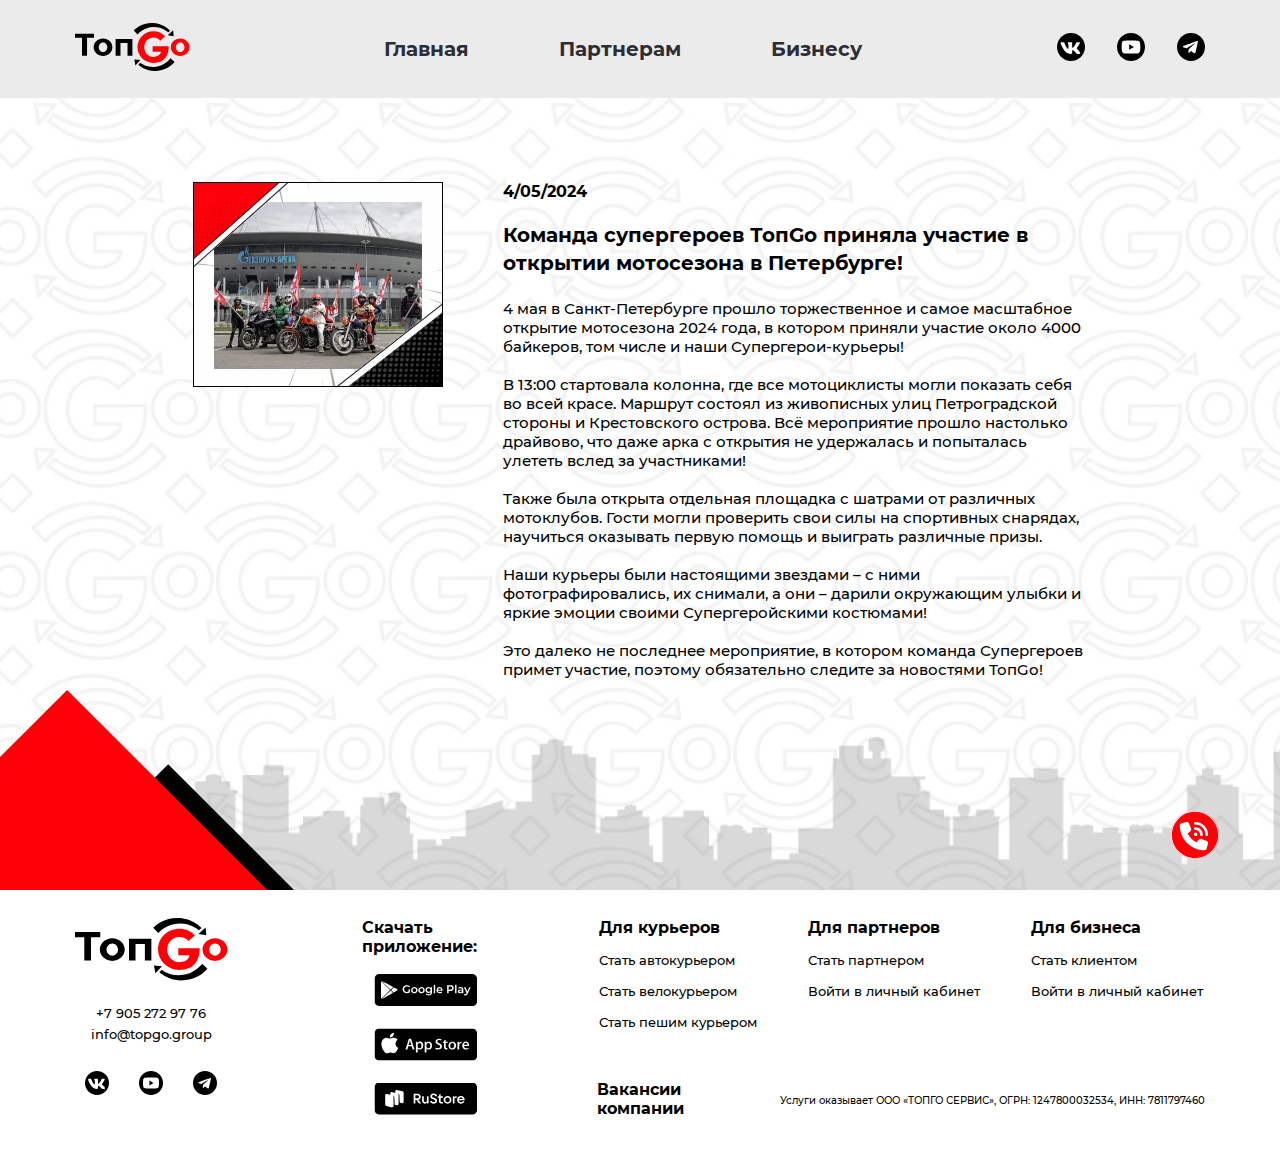
<file: news.html>
<!DOCTYPE html>
<html lang="en">

<head>
    <meta charset="UTF-8">
    <meta name="viewport" content="width=device-width, initial-scale=1.0">
    <title>Новости</title>
    <link rel="stylesheet" href="css/style.css">
</head>

<style>
    .newsPage {
        background-image: url("../img/newsPage-bg.jpg");
    }

    .newsPage {
        background-position: bottom;
        background-repeat: no-repeat;
        background-size: cover;
        position: relative;
        padding-top: 84px;
        padding-bottom: 100px;
        min-height: 88vh;
    }

    .newsPage__box {

        display: flex;
        justify-content: center;
        gap: 60px;
    }

    .newsPage__box img {
        min-width: 250px;
        width: 17.3vw;
    }

    .newsPage__content {
        width: 40.6vw;
        min-width: 585px;
    }

    .newsPage__date {
        padding-top: 0 !important;
        padding-bottom: 20px;
        text-align: start;
        font-size: 16px;
        font-weight: 700;
        font-family: Montserrat;
    }

    .newsPage__heading {
        font-size: 20px;
        font-weight: 700;
        font-family: Montserrat;
        padding-bottom: 22px;
        padding-top: 0;
        max-width: 100%;
        text-align: start;
    }

    .newsPage__text {
        font-size: 15px;
        font-weight: 500;
        font-family: Montserrat;
        line-height: 19px;
    }

    .newsPage__el {
        position: absolute;
        bottom: 0;
        left: 0;
    }


    @media (min-width: 767px) and (max-width: 1024px) {
        .header__logo-icon {
            display: block;
            visibility: visible;
        }

        .header__logo {
            display: block;
            visibility: visible;
        }

        .newsPage {
            background-image: url("/img/tablet-bg-news-vertical.jpg");
            min-height: 85vh;
            padding-top: 50px;
            padding-right: 40px;
            padding-left: 40px;
        }

        .newsPage__box {
            flex-direction: column;
            align-items: center;
        }

        .newsPage__date {
            text-align: center;
        }

        .newsPage__heading {
            text-align: center;
        }

        .newsPage__el {
            display: none;
        }
    }

    @media (min-width: 767px) and (max-width: 1024px) and (max-height: 1024px) {
        .header__logo-icon {
            display: block;
            visibility: visible;
        }

        .header__logo {
            display: block;
            visibility: visible;
        }


        .newsPage {
            background-image: url("/img/tablet-bg-newsPage-horizontal.jpg");
            padding-right: 40px;
            padding-left: 40px;
        }

        .newsPage {
            padding-top: 50px;
        }

        .newsPage__box {
            flex-direction: column;
            align-items: center;
        }

        .newsPage__date {
            text-align: center;
        }

        .newsPage__heading {
            text-align: center;
        }

        .newsPage__el {
            display: none;
        }
    }

    @media (max-width: 767px) {

        /* background-image: url("/img/mobile-newsPage-bg.webp"); */

        .newsPage {
            background-image: url("/img/mobile-newsPage-bg.jpg");
            padding-top: 54px;
            padding-right: 30px;
            padding-left: 30px;
        }

        .newsPage__box {
            align-items: center;
            justify-content: center;
            flex-direction: column;
        }
        .newsPage__box img {
        min-width: 250px;
        width: 100%;
    }

        .newsPage__content {
            width: 100%;
            min-width: 260px;
        }

        .newsPage__heading {
            font-size: 18px;
        }

        .newsPage__text {
            font-size: 13px;
        }

        .newsPage__el {
            display: none;
        }
    }
</style>

<body>
    <header>
        <div class="header center">
            <a class="header__logo-icon" href="#"><img class="header__logo" src="img/logo.svg" alt="logo"></a>
            <nav class="header__menu">
                <ul>
                    <a href="index.html" id="header-news" class="header__link">
                        <li class="header__li">Главная</li>
                    </a>
                    <a href="partner.html" class="header__link">
                        <li class="header__li">Партнерам</li>
                    </a>
                    <a href="https://spb.hh.ru/employer/11013820?hhtmFrom=vacancy" class="header__link">
                        <li class="header__li">Бизнесу</li>
                    </a>
                </ul>
            </nav>
            <div class="header__medias">
                <a href="https://vk.com/topgovacancy" class="header__media">
                    <svg class="header__media-icon" width="28" height="28" viewBox="0 0 24 24" fill="none"
                        xmlns="http://www.w3.org/2000/svg">
                        <path
                            d="M24 12.0006C24 18.628 18.628 24 12.0006 24C5.37323 24 0 18.628 0 12.0006C0 5.37323 5.37323 0 12.0006 0C18.628 0 24 5.37323 24 12.0006Z"
                            fill="black" />
                        <path fill-rule="evenodd" clip-rule="evenodd"
                            d="M3.63511 7.85728C3.12689 7.90337 3.05412 8.17628 3.14994 8.68206C3.32702 9.61965 3.87163 10.8398 4.28887 11.6658C4.4417 11.9691 4.60423 12.2735 4.77282 12.5561C5.25678 13.3676 5.9918 14.5611 6.57279 15.2124L6.73168 15.4016C6.78263 15.4635 6.83963 15.5156 6.89058 15.5751L7.78571 16.4011C8.28179 16.7989 8.82761 17.1373 9.50441 17.4321C10.1655 17.7207 10.9745 17.9112 11.792 17.893C12.1983 17.8833 12.6689 17.859 12.88 17.6079C13.0025 17.4612 12.9952 17.2622 12.9952 17.0488C12.994 16.6376 12.9552 15.2718 13.0631 15.0559C13.1444 14.8946 13.3518 14.8619 13.5738 14.8886C13.951 14.9334 14.3961 15.2694 14.6811 15.5047L15.2257 15.9875C15.4465 16.1827 15.5751 16.3586 15.7376 16.503C15.7995 16.5588 15.8383 16.6267 15.9013 16.6873C16.0978 16.8729 16.5442 17.426 16.7334 17.5776C16.7977 17.6285 16.8547 17.6783 16.9299 17.728C17.2732 17.956 17.6831 17.8954 18.138 17.8954C18.4097 17.8954 19.3011 17.9075 19.5025 17.8845C19.944 17.8323 20.1187 17.5339 19.9683 17.0779C19.836 16.6764 19.4297 16.15 19.1677 15.8225L18.2956 14.8061C18.2653 14.7745 18.2423 14.743 18.2119 14.7078L17.5279 14.0177C16.7358 13.2329 16.8511 13.1929 17.4684 12.316C17.6601 12.0431 17.8359 11.7762 18.0215 11.4936L18.8075 10.2407C18.8936 10.0975 18.9858 9.94835 19.0622 9.80037C19.2235 9.48744 19.3824 9.21696 19.517 8.88098C20.0046 7.66564 19.2454 7.85243 18.1222 7.85243C17.785 7.85243 17.0973 7.80755 16.828 7.92884C16.5078 8.07318 16.4168 8.3752 16.2592 8.73422C16.1282 9.03381 15.962 9.36979 15.8079 9.65846C15.4708 10.2892 15.1433 10.8289 14.7758 11.3602C14.6072 11.6052 14.2396 12.0855 14.0056 12.2978C13.9425 12.3548 13.8928 12.4009 13.8236 12.4627C13.7351 12.5416 13.5483 12.6871 13.3821 12.7162C12.92 12.7999 12.9952 12.1001 12.9952 11.7459V8.99621C12.9952 8.6105 13.0631 8.03679 12.7247 7.89609C12.5355 7.81725 11.6852 7.85243 11.4148 7.85243C11.171 7.85243 9.55414 7.82332 9.3904 7.88033C9.23757 7.93248 9.09202 8.06469 9.08838 8.2721C9.08353 8.74877 9.82341 8.82155 9.82341 10.2807C9.82341 10.7392 9.82341 11.1964 9.82341 11.6549C9.82341 12.0843 9.84888 12.6022 9.81735 13.0207C9.80279 13.2147 9.7749 13.4367 9.60994 13.4925C8.82639 13.7605 7.32965 10.8022 6.98033 9.98595C6.84206 9.66574 6.70621 9.34432 6.58128 9.01076C6.47818 8.73179 6.33627 8.23328 6.15555 8.05984C6.01606 7.9252 5.91782 7.86941 5.68372 7.85485L3.63511 7.85728Z"
                            fill="white" />
                    </svg>

                </a>
                <a href="https://www.youtube.com/@TopGo10" class="header__media">
                    <svg class="header__media-icon" width="28" height="28" viewBox="0 0 24 24" fill="none"
                        xmlns="http://www.w3.org/2000/svg">
                        <path
                            d="M24 12.0011C24 18.6272 18.6272 24 12.0011 24C5.37283 24 0 18.6272 0 12.0011C0 5.37283 5.37283 0 12.0011 0C18.6272 0 24 5.37283 24 12.0011Z"
                            fill="black" />
                        <path
                            d="M10.4014 14.3996V9.60046L14.557 12.0011L10.4014 14.3996ZM19.6666 8.14926C19.4821 7.46078 18.9399 6.91855 18.2514 6.73405C17.005 6.40106 12.0011 6.40106 12.0011 6.40106C12.0011 6.40106 6.99727 6.40106 5.74856 6.73405C5.06008 6.91855 4.51785 7.46078 4.33561 8.14926C4.00037 9.39797 4.00037 12.0011 4.00037 12.0011C4.00037 12.0011 4.00037 14.6043 4.33561 15.8508C4.51785 16.5392 5.06008 17.0815 5.74856 17.266C6.99727 17.6012 12.0011 17.6012 12.0011 17.6012C12.0011 17.6012 17.005 17.6012 18.2514 17.266C18.9399 17.0815 19.4821 16.5392 19.6666 15.8508C19.9996 14.6043 19.9996 12.0011 19.9996 12.0011C19.9996 12.0011 19.9996 9.39797 19.6666 8.14926Z"
                            fill="white" />
                    </svg>

                </a>
                <a href="https://t.me/topgosuperteam" class="header__media">
                    <svg class="header__media-icon" width="28" height="28" viewBox="0 0 24 24" fill="none"
                        xmlns="http://www.w3.org/2000/svg">
                        <path
                            d="M12.0002 0C5.37305 0 0.000549316 5.3732 0.000549316 12.0007C0.000549316 18.6261 5.37305 24.0003 12.0002 24.0003C18.6274 24.0003 23.9999 18.6261 23.9999 12.0007C23.9999 5.3732 18.6274 0 12.0002 0Z"
                            fill="black" />
                        <path
                            d="M17.8413 7.12592C17.7954 6.99077 17.7407 6.95525 17.655 6.92146C17.4679 6.85214 17.1513 6.95699 17.1513 6.95699C17.1513 6.95699 5.93644 10.9891 5.29588 11.4353C5.15794 11.5311 5.11161 11.5883 5.08862 11.6537C4.97786 11.9704 5.32304 12.1107 5.32304 12.1107L8.21376 13.0529C8.21376 13.0529 8.32139 13.069 8.35971 13.0442C9.01733 12.628 14.9757 8.86648 15.3195 8.74004C15.3735 8.72437 15.4139 8.74213 15.4031 8.7794C15.2655 9.26287 10.0902 13.8617 10.0902 13.8617C10.0902 13.8617 10.0707 13.8868 10.0581 13.915L10.0515 13.9116L9.7819 16.7789C9.7819 16.7789 9.66869 17.6574 10.5472 16.7789C11.1668 16.1586 11.7663 15.6396 12.0665 15.3888C13.0603 16.075 14.13 16.8343 14.5919 17.2307C14.8235 17.4296 15.0175 17.4616 15.177 17.4564C15.6152 17.4404 15.7375 16.9587 15.7375 16.9587C15.7375 16.9587 17.7814 8.73307 17.8497 7.63099C17.8563 7.52266 17.8657 7.45474 17.8664 7.3802C17.8675 7.27709 17.8581 7.17399 17.8413 7.12592Z"
                            fill="white" />
                    </svg>

                </a>
            </div>
            <div class="header__burger-menu">
                <a href="index.html" class="header__burger-menu_link">Главная</a>
                <a href="partner.html" class="header__burger-menu_link">Партнерам</a>
                <a href="client.html" class="header__burger-menu_link">Бизнесу</a>
            </div>
            <svg class="header__burger" width="34" height="30" viewBox="0 0 34 30" fill="none"
                xmlns="http://www.w3.org/2000/svg">
                <path d="M2 2H32" stroke="#8C8C8C" stroke-width="3.5" stroke-linecap="round" stroke-linejoin="round" />
                <path d="M2 15H32" stroke="#8C8C8C" stroke-width="3.5" stroke-linecap="round" stroke-linejoin="round" />
                <path d="M13.3333 28L31.9999 28" stroke="#8C8C8C" stroke-width="3.5" stroke-linecap="round"
                    stroke-linejoin="round" />
            </svg>
            <svg class="header__burger-close" width="24" height="24" viewBox="0 0 24 24" fill="none"
                xmlns="http://www.w3.org/2000/svg">
                <path
                    d="M2 0.335786C1.55862 0.335786 1.13532 0.511122 0.823224 0.823222C0.511124 1.13532 0.335788 1.55862 0.335789 2C0.335789 2.44137 0.511124 2.86467 0.823225 3.17677L20.8232 23.1768C21.1353 23.4889 21.5586 23.6642 22 23.6642C22.4414 23.6642 22.8647 23.4889 23.1768 23.1768C23.4889 22.8647 23.6642 22.4414 23.6642 22C23.6642 21.5586 23.4889 21.1353 23.1768 20.8232L3.17678 0.823222C2.86468 0.511122 2.44138 0.335786 2 0.335786Z"
                    fill="#8C8C8C" stroke="#8C8C8C" stroke-width="0.5" />
                <path
                    d="M23.6642 2C23.6642 1.55862 23.4889 1.13532 23.1768 0.823224C22.8647 0.511124 22.4414 0.335788 22 0.335788C21.5586 0.335788 21.1353 0.511124 20.8232 0.823224L0.823245 20.8232C0.511146 21.1353 0.335807 21.5586 0.335808 22C0.335807 22.4414 0.511146 22.8647 0.823245 23.1768C1.13534 23.4889 1.55864 23.6642 2.00002 23.6642C2.4414 23.6642 2.8647 23.4889 3.1768 23.1768L23.1768 3.17678C23.4889 2.86468 23.6642 2.44138 23.6642 2Z"
                    fill="#8C8C8C" stroke="#8C8C8C" stroke-width="0.5" />
            </svg>
        </div>
    </header>

    <div class="header__form">
        <form action="#">
            <input id="header__form-name" class="header__form-input" type="text" name="name" placeholder="Ваше имя"
                required>
            <input id="header__form-number" class="header__form-input" type="tel" name="number"
                placeholder="Номер телефона" required>
            <button class="header__form-btn">Заказать звонок</button>
        </form>
    </div>

    <main class="main newsPage">
        <div class="top__tel">
            <svg class="top__tel_form-close" width="48" height="48" viewBox="0 0 48 48" fill="none"
                xmlns="http://www.w3.org/2000/svg">
                <path
                    d="M24.0187 47.25C36.8284 47.25 47.25 36.8284 47.25 24.0187C47.25 11.1719 36.8286 0.75 24.0187 0.75C11.1716 0.75 0.75 11.1716 0.75 24.0187C0.75 36.8286 11.1719 47.25 24.0187 47.25Z"
                    fill="white" stroke="white" stroke-width="0.5" />
                <path fill-rule="evenodd" clip-rule="evenodd"
                    d="M24.0187 46.2127C30.1296 46.2127 35.6781 43.7384 39.6895 39.6895C43.7384 35.6781 46.2127 30.1296 46.2127 24.0187C46.2127 17.8704 43.7384 12.3219 39.6895 8.31051C35.6781 4.26161 30.1296 1.78729 24.0187 1.78729C17.8704 1.78729 12.3219 4.26161 8.31051 8.31051C4.26161 12.3219 1.78729 17.8704 1.78729 24.0187C1.78729 30.1296 4.26161 35.6781 8.31051 39.6895C12.3219 43.7384 17.8704 46.2127 24.0187 46.2127ZM24.0187 47C36.6903 47 47 36.6903 47 24.0187C47 11.3097 36.6903 1 24.0187 1C11.3097 1 1 11.3097 1 24.0187C1 36.6903 11.3097 47 24.0187 47Z"
                    fill="white" />
                <path
                    d="M14.7818 13.3055C14.3903 13.3055 14.0148 13.4611 13.738 13.7379C13.4611 14.0147 13.3056 14.3902 13.3056 14.7817C13.3056 15.1733 13.4611 15.5487 13.738 15.8256L31.0792 33.1668C31.3561 33.4437 31.7316 33.5992 32.1231 33.5992C32.5146 33.5992 32.8901 33.4437 33.1669 33.1668C33.4438 32.89 33.5993 32.5145 33.5993 32.123C33.5993 31.7315 33.4438 31.356 33.1669 31.0792L15.8256 13.7379C15.5488 13.4611 15.1733 13.3055 14.7818 13.3055Z"
                    fill="#8C8C8C" stroke="#8C8C8C" stroke-width="0.5" />
                <path
                    d="M33.5992 14.7817C33.5992 14.3902 33.4437 14.0147 33.1669 13.7379C32.89 13.4611 32.5145 13.3055 32.123 13.3055C31.7315 13.3055 31.356 13.4611 31.0792 13.7379L13.7379 31.0792C13.4611 31.356 13.3055 31.7315 13.3055 32.123C13.3055 32.5145 13.4611 32.89 13.7379 33.1668C14.0148 33.4437 14.3902 33.5992 14.7817 33.5992C15.1733 33.5992 15.5487 33.4437 15.8256 33.1668L33.1669 15.8256C33.4437 15.5487 33.5992 15.1733 33.5992 14.7817Z"
                    fill="#8C8C8C" stroke="#8C8C8C" stroke-width="0.5" />
            </svg>

            <!-- <img class="heartbeat" src="img/tel.svg"> -->
            <svg class="top__tel_icon heartbeat" width="48" height="48" viewBox="0 0 48 48" fill="none"
                xmlns="http://www.w3.org/2000/svg">
                <path
                    d="M24.0187 47.25C36.8284 47.25 47.25 36.8284 47.25 24.0187C47.25 11.1719 36.8286 0.75 24.0187 0.75C11.1716 0.75 0.75 11.1716 0.75 24.0187C0.75 36.8286 11.1719 47.25 24.0187 47.25Z"
                    fill="#FF0009" stroke="white" stroke-width="0.5" />
                <path fill-rule="evenodd" clip-rule="evenodd"
                    d="M18.1328 12.7718C17.7205 11.7596 16.6333 11.2347 15.5835 11.5347L10.9348 12.8093C9.99756 13.0717 9.36023 13.8965 9.36023 14.8713C9.36023 27.9927 20.0073 38.6398 33.1663 38.6398C34.1035 38.6398 34.9283 38.0025 35.1907 37.0652L36.4654 32.4165C36.7653 31.3668 36.2404 30.2796 35.2282 29.8672L30.1296 27.7678C29.2673 27.3929 28.2926 27.6553 27.6927 28.3676L25.5558 30.9919C21.8068 29.2299 18.7702 26.1932 17.0082 22.4442L19.6324 20.3073C20.3447 19.7449 20.6072 18.7327 20.2323 17.8704L18.1328 12.7718ZM36.5403 23.7563C36.5403 16.9707 31.0293 11.4597 24.2437 11.4597C23.5314 11.4597 22.969 12.022 22.969 12.7343C22.969 13.4466 23.5314 14.009 24.2437 14.009C29.6422 14.009 33.991 18.3953 33.991 23.7563C33.991 24.4686 34.5534 25.031 35.2657 25.031C35.978 25.031 36.5403 24.4686 36.5403 23.7563ZM25.8557 22.1443C25.5558 21.8444 25.106 21.6569 24.6561 21.6569C24.2062 21.6569 23.7563 21.8444 23.4564 22.1443C23.119 22.4817 22.969 22.8941 22.969 23.344C22.969 23.7938 23.119 24.2437 23.4564 24.5436C23.7563 24.881 24.2062 25.031 24.6561 25.031C25.106 25.031 25.5558 24.881 25.8557 24.5436C26.1932 24.2437 26.3431 23.7938 26.3431 23.344C26.3431 22.8941 26.1932 22.4817 25.8557 22.1443ZM24.2437 16.5583C23.5314 16.5583 22.969 17.1206 22.969 17.8329C22.969 18.5453 23.5314 19.1076 24.2437 19.1076C26.793 19.1076 28.8924 21.207 28.8924 23.7563C28.8924 24.4686 29.4548 25.031 30.1671 25.031C30.8794 25.031 31.4417 24.4686 31.4417 23.7563C31.4417 19.7824 28.2176 16.5583 24.2437 16.5583Z"
                    fill="white" />
                <path fill-rule="evenodd" clip-rule="evenodd"
                    d="M24.0187 46.2127C30.1296 46.2127 35.6781 43.7384 39.6895 39.6895C43.7384 35.6781 46.2127 30.1296 46.2127 24.0187C46.2127 17.8704 43.7384 12.3219 39.6895 8.31051C35.6781 4.26161 30.1296 1.78729 24.0187 1.78729C17.8704 1.78729 12.3219 4.26161 8.31051 8.31051C4.26161 12.3219 1.78729 17.8704 1.78729 24.0187C1.78729 30.1296 4.26161 35.6781 8.31051 39.6895C12.3219 43.7384 17.8704 46.2127 24.0187 46.2127ZM24.0187 47C36.6903 47 47 36.6903 47 24.0187C47 11.3097 36.6903 1 24.0187 1C11.3097 1 1 11.3097 1 24.0187C1 36.6903 11.3097 47 24.0187 47Z"
                    fill="white" />
            </svg>
        </div>

        <div class="newsPage__box center">
            <picture>
                <source srcset="img/news-photo1.webp" type="image/webp"><img src="img/news-photo1.jpg" alt="Image 1">
            </picture>

            <div class="newsPage__content">
                <p class="newsPage__date news__date">4/05/2024</p>
                <h4 class="newsPage__heading news__heading">Команда супергероев ТопGo приняла участие в открытии
                    мотосезона в Петербурге!
                </h4>
                <p class="newsPage__text">
                    4 мая в Санкт-Петербурге прошло торжественное и самое масштабное открытие мотосезона 2024 года, в
                    котором приняли участие около 4000 байкеров, том числе и наши Супергерои-курьеры!<br><br>
                    В 13:00 стартовала колонна, где все мотоциклисты могли показать себя во всей красе. Маршрут состоял
                    из живописных улиц Петроградской стороны и Крестовского острова. Всё мероприятие прошло настолько
                    драйвово, что даже арка с открытия не удержалась и попыталась улететь вслед за участниками!<br><br>
                    Также была открыта отдельная площадка с шатрами от различных мотоклубов. Гости могли проверить свои
                    силы на спортивных снарядах, научиться оказывать первую помощь и выиграть различные призы.<br><br>
                    Наши курьеры были настоящими звездами – с ними фотографировались, их снимали, а они – дарили
                    окружающим улыбки и яркие эмоции своими Супергеройскими костюмами!<br><br>
                    Это далеко не последнее мероприятие, в котором команда Супергероев примет участие, поэтому
                    обязательно следите за новостями ТопGo!
                </p>
            </div>
        </div>

        <img class="newsPage__el" src="img/newsPage-el.svg">
    </main>

    <footer class="footer center">
        <div class="footer__contacts">
            <a href="." class="footer__logo-link">
                <img src="img/footer-logo.svg" alt="logo">
            </a>
            <div class="footer__contacts-text">
                <p class="footer__tel">+7&nbsp;905&nbsp;272 97 76</p>
                <p class="footer__mail">info@topgo.group</p>
            </div>
            <div class="footer__medias">
                <a href="https://vk.com/topgovacancy" class="footer__media-link"><svg width="24" height="24"
                        viewBox="0 0 24 24" fill="none" xmlns="http://www.w3.org/2000/svg">
                        <g clip-path="url(#clip0_118_1149)">
                            <path
                                d="M24 12.0006C24 18.628 18.628 24 12.0006 24C5.37323 24 0 18.628 0 12.0006C0 5.37323 5.37323 0 12.0006 0C18.628 0 24 5.37323 24 12.0006Z"
                                fill="black" />
                            <path fill-rule="evenodd" clip-rule="evenodd"
                                d="M3.63511 7.85722C3.12689 7.90331 3.05412 8.17622 3.14994 8.682C3.32702 9.61959 3.87163 10.8398 4.28887 11.6658C4.4417 11.969 4.60423 12.2735 4.77282 12.5561C5.25678 13.3675 5.9918 14.561 6.57279 15.2124L6.73168 15.4016C6.78263 15.4634 6.83963 15.5156 6.89058 15.575L7.78571 16.401C8.28179 16.7988 8.82761 17.1373 9.50441 17.432C10.1655 17.7207 10.9745 17.9111 11.792 17.8929C12.1983 17.8832 12.6689 17.8589 12.88 17.6079C13.0025 17.4611 12.9952 17.2622 12.9952 17.0487C12.994 16.6375 12.9552 15.2718 13.0631 15.0559C13.1444 14.8946 13.3518 14.8618 13.5738 14.8885C13.951 14.9334 14.3961 15.2694 14.6811 15.5047L15.2257 15.9874C15.4465 16.1827 15.5751 16.3586 15.7376 16.5029C15.7995 16.5587 15.8383 16.6266 15.9013 16.6873C16.0978 16.8728 16.5442 17.4259 16.7334 17.5775C16.7977 17.6285 16.8547 17.6782 16.9299 17.7279C17.2732 17.956 17.6831 17.8953 18.138 17.8953C18.4097 17.8953 19.3011 17.9075 19.5025 17.8844C19.944 17.8323 20.1187 17.5339 19.9683 17.0778C19.836 16.6763 19.4297 16.1499 19.1677 15.8224L18.2956 14.806C18.2653 14.7745 18.2423 14.743 18.2119 14.7078L17.5279 14.0176C16.7358 13.2329 16.8511 13.1928 17.4684 12.3159C17.6601 12.043 17.8359 11.7762 18.0215 11.4935L18.8075 10.2406C18.8936 10.0975 18.9858 9.94829 19.0622 9.80031C19.2235 9.48738 19.3824 9.2169 19.517 8.88092C20.0046 7.66558 19.2454 7.85237 18.1222 7.85237C17.785 7.85237 17.0973 7.80749 16.828 7.92878C16.5078 8.07312 16.4168 8.37513 16.2592 8.73416C16.1282 9.03375 15.962 9.36973 15.8079 9.6584C15.4708 10.2891 15.1433 10.8289 14.7758 11.3601C14.6072 11.6051 14.2396 12.0854 14.0056 12.2977C13.9425 12.3547 13.8928 12.4008 13.8236 12.4627C13.7351 12.5415 13.5483 12.6871 13.3821 12.7162C12.92 12.7999 12.9952 12.1 12.9952 11.7458V8.99615C12.9952 8.61044 13.0631 8.03673 12.7247 7.89603C12.5355 7.81719 11.6852 7.85237 11.4148 7.85237C11.171 7.85237 9.55414 7.82326 9.3904 7.88026C9.23757 7.93242 9.09202 8.06463 9.08838 8.27204C9.08353 8.74871 9.82341 8.82149 9.82341 10.2806C9.82341 10.7391 9.82341 11.1964 9.82341 11.6549C9.82341 12.0842 9.84888 12.6022 9.81735 13.0206C9.80279 13.2147 9.7749 13.4366 9.60994 13.4924C8.82639 13.7605 7.32965 10.8022 6.98033 9.98589C6.84206 9.66568 6.70621 9.34426 6.58128 9.0107C6.47818 8.73173 6.33627 8.23322 6.15555 8.05978C6.01606 7.92514 5.91782 7.86935 5.68372 7.85479L3.63511 7.85722Z"
                                fill="white" />
                        </g>
                        <defs>
                            <clipPath id="clip0_118_1149">
                                <rect width="24" height="24" fill="white" />
                            </clipPath>
                        </defs>
                    </svg>
                </a>
                <a href="https://www.youtube.com/@TopGo10" class="footer__media-link"><svg width="24" height="24"
                        viewBox="0 0 24 24" fill="none" xmlns="http://www.w3.org/2000/svg">
                        <g clip-path="url(#clip0_118_1156)">
                            <path
                                d="M24 12.0011C24 18.6272 18.6272 24 12.0011 24C5.37283 24 0 18.6272 0 12.0011C0 5.37283 5.37283 0 12.0011 0C18.6272 0 24 5.37283 24 12.0011Z"
                                fill="black" />
                            <path
                                d="M10.4014 14.3996V9.60052L14.557 12.0012L10.4014 14.3996ZM19.6666 8.14932C19.4821 7.46084 18.9399 6.91861 18.2514 6.73411C17.005 6.40112 12.0011 6.40112 12.0011 6.40112C12.0011 6.40112 6.99727 6.40112 5.74856 6.73411C5.06008 6.91861 4.51785 7.46084 4.33561 8.14932C4.00037 9.39803 4.00037 12.0012 4.00037 12.0012C4.00037 12.0012 4.00037 14.6044 4.33561 15.8508C4.51785 16.5393 5.06008 17.0815 5.74856 17.266C6.99727 17.6013 12.0011 17.6013 12.0011 17.6013C12.0011 17.6013 17.005 17.6013 18.2514 17.266C18.9399 17.0815 19.4821 16.5393 19.6666 15.8508C19.9996 14.6044 19.9996 12.0012 19.9996 12.0012C19.9996 12.0012 19.9996 9.39803 19.6666 8.14932Z"
                                fill="white" />
                        </g>
                        <defs>
                            <clipPath id="clip0_118_1156">
                                <rect width="24" height="24" fill="white" />
                            </clipPath>
                        </defs>
                    </svg>
                </a>
                <a href="https://t.me/topgosuperteam" class="footer__media-link"><svg width="24" height="24"
                        viewBox="0 0 24 24" fill="none" xmlns="http://www.w3.org/2000/svg">
                        <g clip-path="url(#clip0_118_1162)">
                            <path
                                d="M12.0002 0C5.37305 0 0.000549316 5.3732 0.000549316 12.0007C0.000549316 18.6261 5.37305 24.0003 12.0002 24.0003C18.6274 24.0003 23.9999 18.6261 23.9999 12.0007C23.9999 5.3732 18.6274 0 12.0002 0Z"
                                fill="black" />
                            <path
                                d="M17.8413 7.12586C17.7954 6.99071 17.7407 6.95518 17.655 6.9214C17.4679 6.85208 17.1513 6.95693 17.1513 6.95693C17.1513 6.95693 5.93644 10.9891 5.29588 11.4353C5.15794 11.5311 5.11161 11.5882 5.08862 11.6537C4.97786 11.9703 5.32304 12.1107 5.32304 12.1107L8.21376 13.0529C8.21376 13.0529 8.32139 13.0689 8.35971 13.0442C9.01733 12.6279 14.9757 8.86642 15.3195 8.73998C15.3735 8.72431 15.4139 8.74207 15.4031 8.77934C15.2655 9.26281 10.0902 13.8617 10.0902 13.8617C10.0902 13.8617 10.0707 13.8868 10.0581 13.915L10.0515 13.9115L9.7819 16.7789C9.7819 16.7789 9.66869 17.6573 10.5472 16.7789C11.1668 16.1585 11.7663 15.6395 12.0665 15.3887C13.0603 16.0749 14.13 16.8343 14.5919 17.2306C14.8235 17.4295 15.0175 17.4616 15.177 17.4564C15.6152 17.4403 15.7375 16.9586 15.7375 16.9586C15.7375 16.9586 17.7814 8.73301 17.8497 7.63093C17.8563 7.5226 17.8657 7.45468 17.8664 7.38014C17.8675 7.27703 17.8581 7.17393 17.8413 7.12586Z"
                                fill="white" />
                        </g>
                        <defs>
                            <clipPath id="clip0_118_1162">
                                <rect width="24" height="24" fill="white" />
                            </clipPath>
                        </defs>
                    </svg>
                </a>
            </div>
        </div>
        <div class="footer__apps">
            <p class="footer__apps_title">Скачать приложение:</p>
            <a href="https://play.google.com/store/apps/details?id=com.topgoapp" class="footer__apps_link">
                <svg class="footer__apps_icon" width="103" height="32" viewBox="0 0 103 32" fill="none"
                    xmlns="http://www.w3.org/2000/svg">
                    <g clip-path="url(#clip0_118_1178)">
                        <path fill-rule="evenodd" clip-rule="evenodd"
                            d="M0.0462341 27.0161V4.90271C0.0462341 3.83932 0.312527 2.93394 0.840817 2.14814C1.07704 1.80222 1.33045 1.4691 1.66117 1.20432C2.503 0.529561 3.3663 0 4.58609 0H98.1622C98.7463 0 99.5366 0.26478 99.9403 0.465501C100.469 0.730282 100.829 0.995062 101.225 1.38796C101.968 2.12679 102.62 3.32257 102.62 4.43294V27.4859C102.62 29.8006 100.404 32 98.0806 32H4.58609C3.86453 32 3.18162 31.7395 2.68339 31.4918C2.03054 31.1672 2.03913 31.0903 1.61822 30.7572L1.05557 30.1551C0.351182 29.2155 0.0462341 28.3059 0.0462341 27.0161ZM80.6084 10.8005L82.0171 10.8218L81.9871 19.2051L80.6041 19.1966L80.6084 10.8005ZM38.139 16.6641C38.5985 18.8976 42.1248 18.3296 41.5535 15.6733C41.0811 13.4611 37.5849 13.9907 38.139 16.6641ZM46.7677 14.3152C44.5214 14.6355 44.8693 18.4706 47.3905 18.0222C49.4865 17.6463 49.1987 13.9736 46.7677 14.3152ZM53.919 14.328C51.5996 14.7466 52.1838 18.1375 54.7007 17.672C56.8396 17.2791 56.4144 13.8753 53.919 14.328ZM63.4454 15.6776L66.7397 15.6733C66.7354 14.8491 65.9494 14.2298 65.099 14.2298C64.2614 14.2255 63.4067 14.879 63.4454 15.6776ZM74.11 15.6562C75.6777 15.6519 77.7178 15.9552 77.7178 14.0846C77.7135 12.2397 75.6476 12.5429 74.1186 12.5258L74.11 15.6562ZM87.3988 16.6128C86.8662 16.6128 85.8311 16.553 85.3716 16.6854C84.6285 16.899 84.6972 17.6591 85.028 17.9624C85.4618 18.3595 87.5964 18.5731 87.3988 16.6128ZM59.2921 10.7919L60.6836 10.8133V19.1966L59.2749 19.2009L59.2921 10.7919ZM46.2695 13.1664C48.2023 12.7137 49.7614 13.8583 50.1307 15.3786C50.6032 17.3388 49.3791 18.8549 47.8544 19.1923C43.5121 20.1489 42.2837 14.0932 46.2695 13.1664ZM39.0323 13.1835C40.9565 12.7095 42.5371 13.8241 42.9236 15.3188C43.4262 17.2662 42.2236 18.8336 40.7074 19.1838C36.3737 20.1831 35.068 14.1658 39.0323 13.1835ZM67.6846 18.2784C67.0274 19.3418 64.7897 19.5639 63.4797 18.825C62.3759 18.2015 61.5427 16.6128 62.2599 14.879C62.7582 13.6789 64.1798 12.7009 65.9794 13.192C67.6073 13.6319 68.4061 15.4598 68.0582 16.6342L63.4325 16.6385C63.5484 17.3858 64.124 17.877 64.8498 18.0179C65.9666 18.2314 66.3961 17.7915 66.9458 17.4371C67.1649 17.5823 67.5171 18.0649 67.6846 18.2784ZM56.0364 18.1759C55.3836 18.8677 53.8588 19.171 52.7035 18.6457C49.7098 17.2833 50.9812 12.4404 54.705 13.1323C55.4909 13.2817 55.667 13.5422 56.1137 13.8839L56.1524 13.1451H57.4323C57.5612 13.696 57.4667 16.237 57.4667 16.9887C57.4667 18.1631 57.5697 19.4101 56.9641 20.3027C55.6842 22.1946 52.085 21.4301 51.3462 20.5931L51.9819 19.5681C52.3384 19.7432 52.6906 19.9909 53.163 20.119C54.6148 20.5077 56.3113 20.1532 56.0364 18.1759ZM72.6582 11.2831C73.3283 11.1891 76.193 11.2318 76.8373 11.3599C79.715 11.9194 79.861 15.2633 77.9197 16.4292C76.8888 17.0484 75.4242 16.9032 74.1143 16.9161L74.0885 19.2051L72.6411 19.1966L72.6582 11.2831ZM83.6106 13.8241C84.7531 12.8931 87.1583 12.7436 88.2192 13.8241C88.8205 14.4391 88.8291 15.1907 88.8248 16.2157C88.8248 16.8563 88.9064 18.6969 88.799 19.2051L87.5062 19.1838L87.4718 18.5175C87.2055 19.3631 83.9327 19.9012 83.4517 17.8812C83.194 16.7965 83.8425 16.1217 84.5469 15.8527C85.2857 15.5708 86.5613 15.6519 87.416 15.6562C87.3945 14.7508 86.9951 14.328 86.1146 14.2768C85.0838 14.2085 84.7917 14.5587 84.1174 14.8448L83.6106 13.8241ZM89.9372 19.9012C90.444 20.0977 91.2901 20.8023 91.9387 19.6023C92.1921 19.1325 91.9988 18.966 91.8098 18.5133C91.6552 18.146 91.5006 17.7873 91.346 17.4328C91.0195 16.694 90.7404 16.0064 90.4182 15.2719C90.2293 14.8362 89.5979 13.4953 89.5335 13.1451H90.9723L92.8492 17.5524C93.3174 16.6342 94.4083 13.7259 94.7433 13.1451H96.0276C96.019 13.4483 94.0304 17.9197 93.7469 18.5944C93.3389 19.5639 93.0124 20.5675 92.3124 21.0799C91.4619 21.7035 90.109 21.5497 89.3831 20.9091L89.9372 19.9012ZM35.3901 15.1523C35.4374 15.6818 35.403 16.378 35.403 16.9246C35.403 17.5951 35.5147 18.2314 35.214 18.4535C34.5655 18.9318 33.5476 19.2692 32.5597 19.3034C30.3478 19.3888 28.8359 18.1588 28.3205 16.5146C27.3412 13.4013 29.9183 10.6638 33.2254 11.2233C34.3937 11.424 34.8533 11.8511 35.4846 12.3977C35.3343 12.6924 34.8318 13.1792 34.5956 13.333C34.1489 13.0767 33.9642 12.765 33.2813 12.5771C31.7179 12.15 29.9569 12.8888 29.6477 14.691C29.2096 17.2364 31.7651 18.7909 34.0114 17.6122L34.0372 15.1352L35.3901 15.1523ZM16.1355 16.5146C16.4533 16.6513 17.0288 17.3517 17.3467 17.6549C17.5872 17.877 18.4161 18.5773 18.5192 18.8037L15.7231 20.4265C15.0918 20.781 7.58833 24.962 7.25332 25.0516L16.1355 16.5146ZM19.3653 13.4312L21.3969 14.5843C22.316 15.1181 23.1579 15.3829 22.9775 16.0705C22.8873 16.4249 22.4148 16.5787 22.0927 16.7709C21.5644 17.0826 19.331 18.3937 19.069 18.4663C18.4462 17.7787 17.0933 16.6299 16.6165 16.0491L19.3653 13.4312ZM6.52316 7.26438C6.64772 7.30282 7.51961 8.19111 7.66564 8.3235C7.8761 8.51995 8.03931 8.67797 8.24977 8.87015L9.98067 10.5314C10.1868 10.7193 10.3372 10.9201 10.539 11.1037C10.7495 11.3001 10.917 11.4582 11.1274 11.6503L12.2699 12.7693C12.678 13.1451 13.043 13.4782 13.4425 13.8583C13.8118 14.2085 15.6029 15.9423 15.6888 16.1132C15.0832 16.5659 13.0001 18.6756 12.227 19.4272L8.79524 22.7284C8.41298 23.1128 8.01783 23.4502 7.62269 23.8217C7.32204 24.1036 6.82381 24.7015 6.51027 24.868L6.52316 7.26438ZM13.8548 13.4483C13.6486 13.2433 13.5069 13.0682 13.3007 12.876C13.0989 12.6881 12.94 12.5429 12.7424 12.3593C12.5577 12.1884 7.24902 7.11491 7.15883 6.94835C7.57974 7.08074 9.54257 8.15695 10.1482 8.44735C10.917 8.8189 18.1713 12.5472 18.7554 13.1024C18.6781 13.2262 16.3631 15.464 16.1355 15.605L13.8548 13.4483Z"
                            fill="black" />
                    </g>
                    <defs>
                        <clipPath id="clip0_118_1178">
                            <rect width="102.667" height="32" fill="white" />
                        </clipPath>
                    </defs>
                </svg>
            </a>
            <a class="footer__apps_link footer__apps_link2 disabledLink">
                <svg class="footer__apps_icon" width="103" height="33" viewBox="0 0 103 33" fill="none"
                    xmlns="http://www.w3.org/2000/svg">
                    <g clip-path="url(#clip0_118_1184)">
                        <path fill-rule="evenodd" clip-rule="evenodd"
                            d="M34.0368 16.9906C34.08 16.7236 34.64 15.0639 34.7706 14.6533C34.881 14.3049 35.3601 12.3563 35.441 12.2512C35.6746 13.0714 35.8586 13.8505 36.1105 14.6579C36.2347 15.0548 36.3699 15.4361 36.4968 15.8311C36.5943 16.1329 36.815 16.6961 36.8564 16.9906H34.0368ZM55.7816 18.2378C55.9913 16.8086 55.5443 15.4342 54.4583 15.0712C53.2269 14.6597 52.0543 15.5367 51.9578 16.9174C51.8731 18.1464 51.8465 19.7732 53.2682 20.1709C54.7268 20.5778 55.6041 19.4522 55.7816 18.2378ZM93.015 16.7903L89.5038 16.783C89.4634 16.0871 90.1108 14.8426 91.2493 14.785C92.5028 14.7219 93.1245 15.8384 93.015 16.7903ZM77.3242 14.9139C80.1759 14.2181 80.5512 19.6607 78.1702 20.2496C75.3644 20.9436 74.8439 15.5193 77.3242 14.9139ZM32.7796 21.3871L31.0194 21.3981C31.1003 21.0204 31.3073 20.4681 31.4342 20.085L33.576 13.4655C33.6625 13.1912 34.3743 10.8677 34.4791 10.8311H36.4876C36.6449 10.9335 36.6807 11.2508 36.7396 11.4355L39.5344 20.0411C39.6769 20.469 39.8617 20.9573 39.9693 21.3981L38.1751 21.3972L37.1681 18.29L33.7305 18.2936L32.7796 21.3871ZM46.9761 18.2378C46.7977 19.4494 45.9203 20.5714 44.4682 20.1718C43.0354 19.7786 43.074 18.1427 43.1531 16.9183C43.338 14.091 47.5738 14.1824 46.9761 18.2378ZM0.04599 27.5183V5.40127C0.0478293 4.33872 0.312685 3.43436 0.841477 2.64888C1.07599 2.30049 1.32981 1.96764 1.65904 1.70429C2.50418 1.02762 3.36772 0.5 4.58625 0.5H98.1613C98.7453 0.5 99.5371 0.763352 99.9427 0.965438C100.471 1.2297 100.83 1.4958 101.225 1.88808C101.97 2.62876 102.621 3.82207 102.621 4.93401V27.9855C102.621 30.2999 100.407 32.5 98.0813 32.5H4.58625C3.86617 32.5 3.18104 32.2403 2.68443 31.9943C2.02873 31.6688 2.03885 31.5892 1.61857 31.2555L1.05575 30.6575C0.349471 29.7165 0.0478293 28.8067 0.04599 27.5183ZM81.469 18.1583C81.1995 20.3099 79.6205 21.8178 77.1559 21.5389C75.048 21.3002 73.755 19.4092 74.0355 17.0208C74.2875 14.8792 75.9042 13.3823 78.3459 13.6594C78.379 13.663 78.4112 13.6667 78.4434 13.6713C78.4765 13.6758 78.5087 13.6813 78.5399 13.6859C78.5721 13.6914 78.6043 13.6969 78.6356 13.7033C78.6677 13.7097 78.699 13.7161 78.7303 13.7225C78.7615 13.7298 78.7928 13.7362 78.8232 13.7444C78.8544 13.7517 78.8848 13.76 78.9151 13.7682C78.9455 13.7764 78.9758 13.7856 79.0062 13.7947C79.0356 13.8029 79.0659 13.813 79.0954 13.8221C79.1248 13.8322 79.1542 13.8422 79.1837 13.8532C79.2131 13.8633 79.2416 13.8743 79.2701 13.8852C79.2986 13.8971 79.3271 13.9081 79.3556 13.92C79.3841 13.9328 79.4117 13.9447 79.4402 13.9575C79.4678 13.9703 79.4954 13.9831 79.523 13.9959C79.5497 14.0096 79.5773 14.0233 79.6039 14.037C79.6306 14.0507 79.6573 14.0654 79.6839 14.08C79.7106 14.0946 79.7364 14.1102 79.7621 14.1248C79.7888 14.1403 79.8145 14.1559 79.8394 14.1724C79.8651 14.1879 79.8899 14.2044 79.9148 14.2208C79.9405 14.2382 79.9644 14.2547 79.9893 14.272C80.0132 14.2894 80.038 14.3068 80.0619 14.3251C80.0858 14.3424 80.1097 14.3607 80.1327 14.3799C80.1566 14.3982 80.1796 14.4165 80.2026 14.4357C80.2256 14.4549 80.2477 14.475 80.2707 14.4942C80.2927 14.5143 80.3148 14.5345 80.3369 14.5546C80.359 14.5747 80.3801 14.5957 80.4013 14.6168C80.4224 14.6378 80.4436 14.6588 80.4647 14.6799L80.5263 14.7457C80.5466 14.7676 80.5659 14.7905 80.5861 14.8124C80.6054 14.8353 80.6247 14.8582 80.644 14.8819C80.6634 14.9048 80.6818 14.9286 80.7001 14.9524C80.7185 14.9761 80.7369 14.9999 80.7553 15.0246C80.7728 15.0484 80.7912 15.0731 80.8087 15.0977C80.8261 15.1224 80.8427 15.148 80.8592 15.1736C80.8758 15.1983 80.8923 15.2239 80.9089 15.2505C80.9255 15.2761 80.9411 15.3026 80.9567 15.3291L81.0027 15.4086C81.0174 15.4352 81.0321 15.4626 81.0459 15.49C81.0606 15.5175 81.0744 15.5449 81.0882 15.5732C81.102 15.6007 81.1158 15.629 81.1287 15.6574C81.1416 15.6857 81.1544 15.7141 81.1673 15.7424C81.1802 15.7717 81.1922 15.8009 81.2032 15.8302C81.2151 15.8595 81.2271 15.8887 81.2381 15.918C81.2492 15.9482 81.2602 15.9783 81.2703 16.0085C81.2814 16.0387 81.2915 16.0689 81.3016 16.099C81.3117 16.1301 81.3209 16.1603 81.3301 16.1914L81.3568 16.2856C81.365 16.3167 81.3733 16.3487 81.3816 16.3798C81.389 16.4118 81.3963 16.4438 81.4037 16.4758C81.411 16.5087 81.4175 16.5407 81.4239 16.5736C81.4303 16.6056 81.4368 16.6385 81.4423 16.6715V16.6724C81.4478 16.7053 81.4533 16.7382 81.4588 16.7711C81.4634 16.805 81.468 16.8379 81.4726 16.8726C81.4772 16.9055 81.4809 16.9403 81.4846 16.9741C81.4883 17.008 81.492 17.0427 81.4947 17.0765C81.4975 17.1113 81.5002 17.146 81.5021 17.1808C81.5048 17.2155 81.5057 17.2503 81.5076 17.285C81.5094 17.3207 81.5103 17.3554 81.5103 17.3911C81.5113 17.4268 81.5122 17.4624 81.5122 17.4981C81.5122 17.5337 81.5113 17.5703 81.5103 17.606L81.5067 17.7148C81.5048 17.7514 81.503 17.788 81.5012 17.8245L81.4929 17.9352C81.4892 17.9718 81.4864 18.0083 81.4818 18.0458C81.4782 18.0833 81.4736 18.1208 81.469 18.1583ZM94.5858 17.9928H89.4827C89.559 19.8801 90.9127 20.3602 92.4761 20.2194C93.0996 20.1627 93.4307 20.0164 93.9669 19.8984L94.2216 21.0643C92.4025 21.751 90.3416 21.7721 89.0183 20.6565C87.3795 19.2748 87.2866 15.394 89.7632 14.0023C90.486 13.5954 91.5923 13.4774 92.4816 13.738C94.2786 14.2647 94.8957 16.4172 94.5858 17.9928ZM68.3981 13.7828L69.5109 13.7773L69.5137 12.3774C69.8171 12.2969 70.9998 11.9 71.181 11.9064L71.1819 13.7782H73.0405C73.0883 14.0864 73.0607 14.7128 73.0589 15.0539L71.1874 15.0557C71.1138 16.1201 71.1819 17.4368 71.1819 18.5177C71.181 19.8847 71.4955 20.3328 72.92 20.085L72.9789 21.3533C72.5439 21.6166 71.2601 21.5974 70.7837 21.4109C69.281 20.822 69.5109 19.0261 69.5109 17.5987C69.5109 16.7611 69.5376 15.8814 69.5072 15.0484L68.3963 15.0447L68.3981 13.7828ZM42.9784 14.9807C43.361 14.5966 43.487 14.1358 44.4728 13.7929C45.192 13.5423 46.1217 13.5615 46.7829 13.8724C50.0541 15.4086 49.2209 22.1022 44.8581 21.5407C44.2172 21.4584 43.6782 21.1996 43.3113 20.7223L43.1495 20.5367L43.1311 24.4879L41.4573 24.4824C41.3994 24.1733 41.4582 16.1996 41.4261 15.042C41.4169 14.7274 41.3543 14.0434 41.3975 13.7782H42.8726L42.9784 14.9807ZM82.9496 13.7792H84.4035L84.4845 15.2285C84.7567 15.0154 84.9746 13.4728 87.0309 13.6475L87.0438 15.2642C86.2823 15.1846 85.7747 15.223 85.3287 15.6656C85.1346 15.8576 85.0252 15.9811 84.9011 16.2783C84.7925 16.5352 84.7208 16.8434 84.6997 17.1579C84.6463 17.9471 84.6905 20.4132 84.6905 21.3862L82.9845 21.3972L82.9818 15.6409C82.979 15.1435 82.8972 14.2162 82.9496 13.7792ZM50.2003 13.7782H51.6635L51.7729 14.9615C51.8354 14.9313 51.8023 14.9505 51.8529 14.8975C52.1831 14.5518 52.3596 14.0919 53.2728 13.7938C54.0371 13.5451 54.9245 13.5698 55.6124 13.8834C58.8035 15.3364 58.0715 22.1141 53.66 21.5407C52.7275 21.4191 52.436 21.0799 51.9688 20.5275L51.9522 24.487H50.2592C50.2086 24.1523 50.261 16.2883 50.2316 15.0822C50.2233 14.7402 50.1589 14.08 50.2003 13.7782ZM23.7929 19.828C23.4848 21.3286 21.675 24.0919 20.5006 24.8747C19.3143 25.6647 18.3716 25.1966 17.2313 24.7604C15.9622 24.2757 14.9699 24.4595 13.8231 24.9451C12.4262 25.5376 11.7043 25.4316 10.6963 24.626C10.1482 24.188 9.20467 22.8721 8.84785 22.3097C7.05272 19.4796 5.8811 14.646 8.35217 11.5562C8.48551 11.3907 8.63082 11.2709 8.76784 11.1292C9.25893 10.6217 9.97349 10.1773 10.8517 9.9258C13.5573 9.15312 14.4264 11.1475 16.2335 10.4836C17.0152 10.1965 17.8309 9.80053 18.7487 9.70543C19.6987 9.60667 20.7553 9.85814 21.4892 10.2193C22.0382 10.49 23.0554 11.2435 23.2466 11.7793C22.7132 11.9586 21.8745 12.9882 21.6281 13.4106C20.7075 14.9825 20.8372 16.944 21.9361 18.4043C22.2451 18.8148 23.1289 19.6342 23.7929 19.828ZM61.2176 19.5007C61.4107 19.5638 61.6149 19.6927 61.819 19.7768L61.8494 19.7896L61.8788 19.8015L61.9092 19.8134L61.9386 19.8244L61.9689 19.8363L61.9993 19.8472L62.0296 19.8582L62.06 19.8692L62.0903 19.8792V19.8801L62.1207 19.8902L62.151 19.9003L62.1823 19.9103L62.2126 19.9204L62.2439 19.9295L62.2743 19.9387L62.3055 19.9478V19.9487L62.3368 19.957L62.3681 19.9661L62.3993 19.9743L62.4306 19.9826L62.4619 19.9908L62.4931 19.999L62.5244 20.0063L62.5557 20.0146L62.5879 20.0219L62.6191 20.0283L62.6513 20.0356L62.6826 20.042L62.7148 20.0484L62.747 20.0548L62.7782 20.0612L62.8104 20.0667L62.8426 20.0731L62.8748 20.0786L62.907 20.0831L62.9382 20.0886L62.9704 20.0932L63.0035 20.0978L63.0357 20.1023L63.0679 20.106L63.1001 20.1106L63.1323 20.1142L63.1645 20.1179L63.1967 20.1206L63.2298 20.1234L63.262 20.127L63.2951 20.1289L63.3272 20.1316L63.3594 20.1334L63.3925 20.1362L63.4247 20.138L63.4578 20.1389L63.49 20.1407L63.5231 20.1417L63.5553 20.1426L63.5884 20.1435H63.6206L63.6537 20.1444H63.6859L63.719 20.1435H63.7521L63.7843 20.1426L63.8174 20.1417L63.8496 20.1407C64.8207 20.1042 65.5794 19.6762 65.7082 18.8148C65.8636 17.7742 65.1068 17.2292 64.417 16.9156L64.3784 16.8982L64.3398 16.8809L64.3021 16.8644V16.8635L64.2644 16.847L64.2267 16.8306L64.1889 16.815L64.1522 16.7986L64.1154 16.783L64.0786 16.7675L64.0427 16.7519L64.0059 16.7373L63.9701 16.7227L63.9342 16.7071L63.8993 16.6925L63.8634 16.6779L63.8285 16.6632L63.7935 16.6495L63.7586 16.6349L63.7245 16.6212L63.6896 16.6065L63.6556 16.5928L63.6215 16.5791V16.5782L63.5875 16.5645L63.5535 16.5508L63.5195 16.537L63.4864 16.5224L63.4523 16.5087L63.4192 16.495L63.3861 16.4803L63.353 16.4666L63.3199 16.452L63.2868 16.4383L63.2546 16.4236L63.2215 16.409L63.1893 16.3944L63.1562 16.3798L63.124 16.3651L63.0918 16.3505L63.0596 16.3349L63.0274 16.3194L62.9953 16.3039L62.9631 16.2883L62.9309 16.2728L62.8987 16.2563L62.8665 16.2399L62.8352 16.2234L62.8031 16.206L62.7709 16.1886L62.7387 16.1713L62.7074 16.1539L62.6752 16.1356L62.643 16.1173L62.6109 16.0981L62.5796 16.0789L62.5474 16.0597L62.5152 16.0396L62.483 16.0195L62.4508 15.9984L62.4186 15.9783L62.3865 15.9564L62.3543 15.9344L62.3221 15.9125L62.2899 15.8887L62.2577 15.8659C61.694 15.458 61.0971 14.8499 61.0236 13.845C60.8084 10.9015 64.4731 9.98707 67.0242 11.1776L66.6085 12.5429C66.4016 12.4871 66.191 12.3664 65.9703 12.2932C65.3394 12.082 64.4814 11.986 63.8395 12.157C63.4183 12.2695 63.0679 12.4971 62.8913 12.8108C62.6789 13.1894 62.6532 13.6996 62.8693 14.0992C63.4431 15.159 65.7339 15.3227 66.775 16.6065C67.2771 17.2265 67.5686 18.0422 67.3571 19.0919C66.7851 21.9257 62.7479 22.0135 60.8341 20.9043L61.2176 19.5007ZM19.4853 4.73009C19.5285 5.47625 19.4458 6.04502 19.2002 6.68145C18.8066 7.70377 18.0691 8.60539 17.1025 9.06991C16.8763 9.17873 15.598 9.6844 15.3571 9.44574C15.1281 9.21805 15.5391 7.83088 15.6449 7.58124C15.8996 6.97407 16.1544 6.6275 16.5057 6.19956C16.9011 5.71583 18.3919 4.6734 19.4853 4.73009Z"
                            fill="black" />
                    </g>
                    <defs>
                        <clipPath id="clip0_118_1184">
                            <rect width="102.667" height="32" fill="white" transform="translate(0 0.5)" />
                        </clipPath>
                    </defs>
                </svg>

            </a>
            <a href="https://www.rustore.ru/catalog/app/com.topgoapp" class="footer__apps_link">
                <svg class="footer__apps_icon" width="103" height="32" viewBox="0 0 103 32" fill="none"
                    xmlns="http://www.w3.org/2000/svg">
                    <g clip-path="url(#clip0_130_88)">
                        <path fill-rule="evenodd" clip-rule="evenodd"
                            d="M0 26.5187V4.40041C0.00208654 3.33817 0.267077 2.43568 0.794971 1.64938C1.03075 1.30083 1.28322 0.966805 1.61289 0.705394C2.45794 0.0269709 3.32177 -0.5 4.54031 -0.5H98.1153C98.6995 -0.5 99.4924 -0.236515 99.8972 -0.0352697C100.425 0.23029 100.784 0.495851 101.18 0.887967C101.923 1.62863 102.576 2.82158 102.576 3.93361V26.9855C102.576 29.3008 100.362 31.5 98.036 31.5H4.54031C3.82045 31.5 3.13398 31.2407 2.63738 30.9938C1.98221 30.668 1.99264 30.5892 1.57325 30.2552L1.00988 29.6577C0.302548 28.7158 0.00208654 27.8071 0 26.5187ZM78.3224 20.5207H79.9561V16.0685C79.9561 14.612 81.2957 14.8029 82.2555 14.8029C82.2555 14.2407 82.1345 13.7552 82.1345 13.2386C81.2561 13.2386 80.8179 13.2012 80.1815 13.8257C80.0375 13.9689 79.9499 14.0021 79.8956 14.2012C79.7308 14.083 79.5868 13.4689 79.5326 13.2386H78.3224V20.5207ZM64.522 13.2386H63.3118V14.6826H64.4615V17.7531C64.4615 18.9046 64.6159 19.7905 65.5695 20.2614C66.3373 20.6411 67.3451 20.5207 68.3362 20.5207C68.3362 20.0581 68.4572 19.61 68.4572 19.0768C67.0113 19.0768 66.1558 19.3174 66.1558 18.3548V14.6826H68.1547C68.4656 14.6826 68.3362 14.0892 68.3362 13.2386H66.1558V11.1328H64.8851C64.8746 11.5768 64.522 12.6992 64.522 13.2386ZM47.6357 17.8734C47.6357 18.8506 48.2408 19.888 49.1275 20.361C50.0727 20.8631 51.3622 20.7158 52.1614 19.9066C52.2636 19.8029 52.2803 19.7863 52.3575 19.6784C52.3658 19.666 52.4055 19.6058 52.4305 19.5705C52.4869 19.4958 52.4889 19.4938 52.539 19.4378C52.5557 19.6473 52.6204 19.8216 52.683 20.0166C52.7143 20.1183 52.7414 20.2407 52.7623 20.2988C52.8708 20.6203 52.7978 20.5207 54.0518 20.5207V13.2386H52.418V17.5124C52.418 19.751 49.2715 19.7075 49.2715 17.5726V13.2386H47.6357V17.8734ZM73.2375 19.1369H72.8139C70.1724 19.1369 70.1765 14.6224 72.8139 14.6224H73.2375C75.879 14.6224 75.8749 19.1369 73.2375 19.1369ZM69.1228 16.61C69.1228 17.8506 69.2918 18.668 70.1953 19.5726C71.8562 21.2344 75.3553 21.0456 76.5676 18.5954C77.4106 16.8942 76.8743 14.3983 74.8212 13.471C73.4002 12.8299 71.3471 13.0353 70.2558 14.1266C69.6173 14.7635 69.1228 15.6037 69.1228 16.61ZM88.4296 16.0685H84.4338C84.4651 15.6992 84.8491 15.1618 85.089 14.973C86.0363 14.2282 87.5031 14.4398 88.1395 15.4523C88.2835 15.6805 88.319 15.8402 88.4296 16.0685ZM82.6186 16.6701V17.0913C82.6186 19.0249 84.2481 20.6411 86.1907 20.6411C87.2131 20.6411 87.8704 20.5456 88.6695 20.0373C89.1265 19.7448 89.742 19.1349 89.8818 18.5353C89.4228 18.4958 88.8886 18.3319 88.4296 18.2946C88.102 18.3776 88.1375 19.1369 86.2512 19.1369C85.1141 19.1369 84.5423 18.305 84.3128 17.3319H90.1843C90.1843 16.5104 90.2156 15.8983 89.8442 15.1432C89.2767 13.9938 88.0498 13.1183 86.6143 13.1183H86.1907C84.244 13.1183 82.6186 14.7386 82.6186 16.6701ZM55.8671 13.0581V13.5394C55.8671 16.6452 60.8309 15.9481 60.8309 17.8133C60.8309 18.2158 60.7913 18.5207 60.3615 18.7905C59.9024 19.0788 59.5352 19.0768 59.0156 19.0768C57.9599 19.0768 57.3861 18.3257 57.0167 17.6328C56.4951 17.7531 55.9046 17.8133 55.383 17.9336C55.4372 18.5788 56.1717 19.471 56.6015 19.7905C59.1116 21.6535 62.5857 20.2552 62.5857 18.0539C62.5857 17.195 62.5586 16.668 61.9055 16.0207C60.5367 14.666 57.6218 14.6452 57.6218 13.4191V13.0581C57.6218 12.5332 58.35 12.0954 58.8946 12.0954C59.5122 12.0954 59.8377 12.0892 60.3406 12.4627C60.5555 12.6245 60.8831 13.0104 60.9519 13.2988C61.5132 13.2988 62.062 13.1017 62.5857 13.0581C62.5377 12.4958 61.8429 11.6349 61.4798 11.3299C59.5185 9.68672 55.8671 10.6763 55.8671 13.0581ZM42.8554 15.3444H40.8586V12.2158H42.9159C45.1172 12.2158 45.1026 15.3444 42.8554 15.3444ZM39.1622 20.5207H40.8586V16.9108H42.0688C42.123 17.1141 42.2253 17.1929 42.3442 17.3568L43.327 18.7282C43.7505 19.3444 44.1991 19.9108 44.6102 20.5207H46.607C45.8767 19.4357 44.8501 18.1203 44.0719 17.0249C43.9237 16.8154 43.9675 17.0145 43.9446 16.7303C44.6978 16.7137 45.7286 15.8008 46.0562 15.0373C46.9805 12.89 45.3739 10.6515 43.0974 10.6515H39.1622V20.5207ZM24.0724 12.0456C24.0724 11.0041 23.605 11.0104 23.3901 10.4772C23.9973 10.5415 24.3916 10.9793 24.6566 11.3776C25.003 11.9046 24.9633 12.471 24.9863 13.1535L25.2075 19.2842C25.3181 19.8195 26.0129 19.834 26.6284 19.9938C27.2418 20.1535 27.8073 20.3963 28.404 20.1037C28.8923 19.8651 29.1343 19.4149 29.1343 18.7863V9.99792C29.1343 8.69087 28.4583 8.37137 27.3545 8.10166C26.3697 7.85892 25.4432 7.62033 24.473 7.37759C23.7093 7.1888 22.2592 6.65975 21.556 6.98133C20.5378 7.45021 20.9092 8.59751 20.7903 9.80498C19.916 9.60166 18.0131 8.9917 17.2077 8.93568C15.4195 8.81535 15.7492 10.9149 15.7492 11.89C13.5792 11.4627 10.6852 10.027 10.6852 12.471V21.2593C10.6852 23.1411 12.4212 23.1535 14.7289 23.7261C16.2604 24.1058 19.0104 25.305 19.0104 22.9668V14.1784C19.0104 13.1203 18.5326 12.9523 18.3344 12.5622C18.6683 12.5892 18.9019 12.7199 19.1023 12.8942C19.3109 13.0768 19.4695 13.2593 19.578 13.4419C19.9306 14.029 19.8993 14.4627 19.9223 15.2012C19.9661 16.5768 20.0162 17.9295 20.0621 19.2967C20.1476 21.9004 19.8305 21.6577 21.5352 22.0768C22.3802 22.2863 24.0724 22.7386 24.0724 20.834V12.0456Z"
                            fill="black" />
                    </g>
                    <defs>
                        <clipPath id="clip0_130_88">
                            <rect width="102.667" height="32" fill="white" />
                        </clipPath>
                    </defs>
                </svg>

            </a>
        </div>
        <div class="footer__links">
            <div class="footer__links_sections">
                <div class="footer__links_section">
                    <a href="https://topgo-vacancy.ru/" class="footer__links_title">Для курьеров</a>
                    <a href="https://topgo-vacancy.ru/" class="footer__link">Стать автокурьером</a>
                    <a href="https://topgo-vacancy.ru/" class="footer__link">Стать велокурьером</a>
                    <a href="https://topgo-vacancy.ru/" class="footer__link">Стать пешим курьером</a>
                </div>
                <div class="footer__links_section">
                    <a href="partner.html" class="footer__links_title">Для партнеров</a>
                    <a href="partner.html#partner-form" class="footer__link">Стать партнером</a>
                    <a href="https://partner.topgo.group/" class="footer__link">Войти в&nbsp;личный кабинет</a>
                    <!-- <a href="#" class="footer__link">Связаться с нами</a> -->
                </div>
                <div class="footer__links_section">
                    <a href="client.html" class="footer__links_title">Для бизнеса</a>
                    <a href="client.html#client-form" class="footer__link">Стать клиентом</a>
                    <a href="https://client.topgo.group/" class="footer__link">Войти в&nbsp;личный кабинет</a>
                    <!-- <a href="#" class="footer__link">Связаться с нами</a> -->
                </div>
            </div>
            <div class="footer__links-btm">
                <a href="https://spb.hh.ru/employer/11013820?hhtmFrom=vacancy"
                    class="footer__links_title footer__link-vacancy">Вакансии компании</a>
                <p class="footer__company-info">Услуги оказывает ООО &laquo;ТОПГО СЕРВИС&raquo;, ОГРН: 1247800032534,
                    ИНН: 7811797460</p>
            </div>
        </div>
    </footer>

    <script>
        /*Проверка поддержки webp, добавление класса webp или no-webp для HTML*/

function isWebp() {
  // Проверка поддержки webp
  function testWebP(callback) {
    let webP = new Image();
    webP.onload = webP.onerror = function () {
      callback(webP.height == 2);
    };
    webP.src =
      "[data-uri]";
  }

  // Добавление класса _webp или _no-webp для HTML
  testWebP(function (support) {
    let className = support === true ? 'webp' : 'no-webp';
    document.documentElement.classList.add(className);
  });
}

isWebp();
        //заказ звонка форма
        let button = document.querySelector(".top__tel_icon");
        let close = document.querySelector(".top__tel_form-close");
        let form = document.querySelector(".header__form");

        // Устанавливаем начальное состояние блока формы
        form.style.display = "none";
        close.style.display = "none";

        // Добавляем обработчик события на кнопку
        button.addEventListener("click", function () {
            if (form.style.display === "none") {
                form.style.display = "block";
                close.style.display = "block";
                button.style.display = "none";
                close.style.opacity = 0;
                form.style.opacity = 0;
                // Плавное появление блока
                fadeIn(form);
                fadeIn(close);
            } else {
                fadeOut(form);
                fadeOut(close);
            }
        });

        close.addEventListener("click", function () {
            button.style.display = "block";
            close.style.display = "none";
            fadeOut(form);
        });

        // Функция для плавного появления блока
        function fadeIn(element) {
            let opacity = 0;
            const timer = setInterval(function () {
                if (opacity >= 1) {
                    clearInterval(timer);
                }
                element.style.opacity = opacity;
                opacity += 0.1;
            }, 40);
        }

        // Функция для плавного исчезновения блока
        function fadeOut(element) {
            let opacity = 1;
            const timer = setInterval(function () {
                if (opacity <= 0) {
                    element.style.display = "none";
                    clearInterval(timer);
                }
                element.style.opacity = opacity;
                opacity -= 0.1;
            }, 30);
        }

        //burger-menu

        let burgerBtn = document.querySelector(".header__burger");

        if (window.innerWidth < 768 && window.innerHeight < 1000) {
            burgerBtn.style.display = "block";
        }

        let burgerClose = document.querySelector(".header__burger-close");

        burgerClose.style.display = "none";

        let burgerMenu = document.querySelector(".header__burger-menu");

        burgerMenu.style.display = "none";

        burgerBtn.addEventListener("click", function () {
            if (burgerMenu.style.display === "none") {
                burgerMenu.style.opacity = 0;
                burgerClose.style.opacity = 0;
                burgerClose.style.display = "block";
                burgerBtn.style.display = "none";
                burgerMenu.style.display = "flex";
                fadeIn(burgerClose);
                fadeIn(burgerMenu);
            } else {
                fadeOut(burgerClose);
                fadeOut(burgerMenu);
            }
        });

        burgerClose.addEventListener("click", function () {
            burgerClose.style.display = "none";
            burgerBtn.style.opacity = 0;
            burgerBtn.style.display = "block";
            fadeIn(burgerBtn);
            fadeOut(burgerMenu);
        });

    </script>
</body>

</html>
</file>
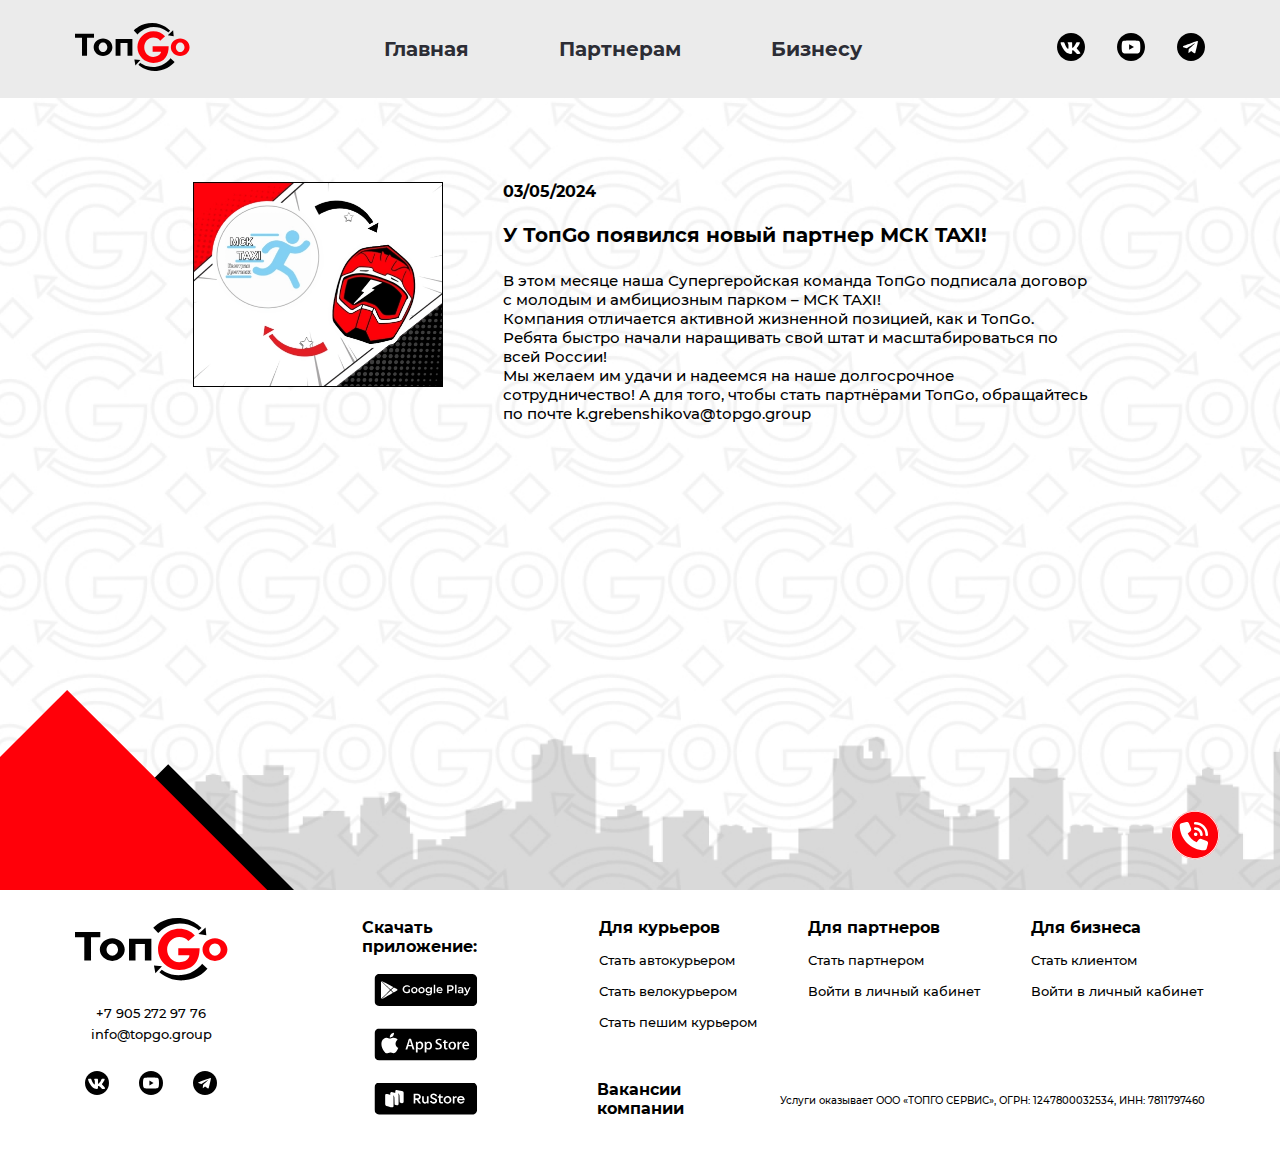
<file: news1.html>
<!DOCTYPE html>
<html lang="en">

<head>
    <meta charset="UTF-8">
    <meta name="viewport" content="width=device-width, initial-scale=1.0">
    <title>Новости</title>
    <link rel="stylesheet" href="css/style.css">
</head>

<style>
    .newsPage {
        background-image: url("../img/newsPage-bg.jpg");
    }

    .newsPage {
        background-position: bottom;
        background-repeat: no-repeat;
        background-size: cover;
        position: relative;
        padding-top: 84px;
        padding-bottom: 100px;
        min-height: 88vh;
    }

    .newsPage__box {

        display: flex;
        justify-content: center;
        gap: 60px;
    }

    .newsPage__box img {
        min-width: 250px;
        width: 17.3vw;
    }

    .newsPage__content {
        width: 40.6vw;
        min-width: 585px;
    }

    .newsPage__date {
        padding-top: 0 !important;
        padding-bottom: 20px;
        text-align: start;
        font-size: 16px;
        font-weight: 700;
        font-family: Montserrat;
    }

    .newsPage__heading {
        font-size: 20px;
        font-weight: 700;
        font-family: Montserrat;
        padding-bottom: 22px;
        padding-top: 0;
        max-width: 100%;
        text-align: start;
    }

    .newsPage__text {
        font-size: 15px;
        font-weight: 500;
        font-family: Montserrat;
        line-height: 19px;
    }

    .newsPage__el {
        position: absolute;
        bottom: 0;
        left: 0;
    }


    @media (min-width: 767px) and (max-width: 1024px) {
        .header__logo-icon {
            display: block;
            visibility: visible;
        }

        .header__logo {
            display: block;
            visibility: visible;
        }

        .newsPage {
            background-image: url("/img/tablet-bg-news-vertical.jpg");
            min-height: 85vh;
            padding-top: 50px;
            padding-right: 40px;
            padding-left: 40px;
        }

        .newsPage__box {
            flex-direction: column;
            align-items: center;
        }

        .newsPage__date {
            text-align: center;
        }

        .newsPage__heading {
            text-align: center;
        }

        .newsPage__el {
            display: none;
        }
    }

    @media (min-width: 767px) and (max-width: 1024px) and (max-height: 1024px) {
        .header__logo-icon {
            display: block;
            visibility: visible;
        }

        .header__logo {
            display: block;
            visibility: visible;
        }


        .newsPage {
            background-image: url("/img/tablet-bg-newsPage-horizontal.jpg");
            padding-right: 40px;
            padding-left: 40px;
        }

        .newsPage {
            padding-top: 50px;
        }

        .newsPage__box {
            flex-direction: column;
            align-items: center;
        }

        .newsPage__date {
            text-align: center;
        }

        .newsPage__heading {
            text-align: center;
        }

        .newsPage__el {
            display: none;
        }
    }

    @media (max-width: 767px) {

        /* background-image: url("/img/mobile-newsPage-bg.webp"); */

        .newsPage {
            background-image: url("/img/mobile-newsPage-bg.jpg");
            padding-top: 54px;
            padding-right: 30px;
            padding-left: 30px;
        }

        .newsPage__box {
            align-items: center;
            justify-content: center;
            flex-direction: column;
        }

        .newsPage__box img {
            min-width: 250px;
            width: 100%;
        }

        .newsPage__content {
            width: 100%;
            min-width: 260px;
        }

        .newsPage__heading {
            font-size: 18px;
        }

        .newsPage__text {
            font-size: 13px;
        }

        .newsPage__el {
            display: none;
        }
    }
</style>

<body>
    <header>
        <div class="header center">
            <a class="header__logo-icon" href="#"><img class="header__logo" src="img/logo.svg" alt="logo"></a>
            <nav class="header__menu">
                <ul>
                    <a href="index.html" id="header-news" class="header__link">
                        <li class="header__li">Главная</li>
                    </a>
                    <a href="partner.html" class="header__link">
                        <li class="header__li">Партнерам</li>
                    </a>
                    <a href="https://spb.hh.ru/employer/11013820?hhtmFrom=vacancy" class="header__link">
                        <li class="header__li">Бизнесу</li>
                    </a>
                </ul>
            </nav>
            <div class="header__medias">
                <a href="https://vk.com/topgovacancy" class="header__media">
                    <svg class="header__media-icon" width="28" height="28" viewBox="0 0 24 24" fill="none"
                        xmlns="http://www.w3.org/2000/svg">
                        <path
                            d="M24 12.0006C24 18.628 18.628 24 12.0006 24C5.37323 24 0 18.628 0 12.0006C0 5.37323 5.37323 0 12.0006 0C18.628 0 24 5.37323 24 12.0006Z"
                            fill="black" />
                        <path fill-rule="evenodd" clip-rule="evenodd"
                            d="M3.63511 7.85728C3.12689 7.90337 3.05412 8.17628 3.14994 8.68206C3.32702 9.61965 3.87163 10.8398 4.28887 11.6658C4.4417 11.9691 4.60423 12.2735 4.77282 12.5561C5.25678 13.3676 5.9918 14.5611 6.57279 15.2124L6.73168 15.4016C6.78263 15.4635 6.83963 15.5156 6.89058 15.5751L7.78571 16.4011C8.28179 16.7989 8.82761 17.1373 9.50441 17.4321C10.1655 17.7207 10.9745 17.9112 11.792 17.893C12.1983 17.8833 12.6689 17.859 12.88 17.6079C13.0025 17.4612 12.9952 17.2622 12.9952 17.0488C12.994 16.6376 12.9552 15.2718 13.0631 15.0559C13.1444 14.8946 13.3518 14.8619 13.5738 14.8886C13.951 14.9334 14.3961 15.2694 14.6811 15.5047L15.2257 15.9875C15.4465 16.1827 15.5751 16.3586 15.7376 16.503C15.7995 16.5588 15.8383 16.6267 15.9013 16.6873C16.0978 16.8729 16.5442 17.426 16.7334 17.5776C16.7977 17.6285 16.8547 17.6783 16.9299 17.728C17.2732 17.956 17.6831 17.8954 18.138 17.8954C18.4097 17.8954 19.3011 17.9075 19.5025 17.8845C19.944 17.8323 20.1187 17.5339 19.9683 17.0779C19.836 16.6764 19.4297 16.15 19.1677 15.8225L18.2956 14.8061C18.2653 14.7745 18.2423 14.743 18.2119 14.7078L17.5279 14.0177C16.7358 13.2329 16.8511 13.1929 17.4684 12.316C17.6601 12.0431 17.8359 11.7762 18.0215 11.4936L18.8075 10.2407C18.8936 10.0975 18.9858 9.94835 19.0622 9.80037C19.2235 9.48744 19.3824 9.21696 19.517 8.88098C20.0046 7.66564 19.2454 7.85243 18.1222 7.85243C17.785 7.85243 17.0973 7.80755 16.828 7.92884C16.5078 8.07318 16.4168 8.3752 16.2592 8.73422C16.1282 9.03381 15.962 9.36979 15.8079 9.65846C15.4708 10.2892 15.1433 10.8289 14.7758 11.3602C14.6072 11.6052 14.2396 12.0855 14.0056 12.2978C13.9425 12.3548 13.8928 12.4009 13.8236 12.4627C13.7351 12.5416 13.5483 12.6871 13.3821 12.7162C12.92 12.7999 12.9952 12.1001 12.9952 11.7459V8.99621C12.9952 8.6105 13.0631 8.03679 12.7247 7.89609C12.5355 7.81725 11.6852 7.85243 11.4148 7.85243C11.171 7.85243 9.55414 7.82332 9.3904 7.88033C9.23757 7.93248 9.09202 8.06469 9.08838 8.2721C9.08353 8.74877 9.82341 8.82155 9.82341 10.2807C9.82341 10.7392 9.82341 11.1964 9.82341 11.6549C9.82341 12.0843 9.84888 12.6022 9.81735 13.0207C9.80279 13.2147 9.7749 13.4367 9.60994 13.4925C8.82639 13.7605 7.32965 10.8022 6.98033 9.98595C6.84206 9.66574 6.70621 9.34432 6.58128 9.01076C6.47818 8.73179 6.33627 8.23328 6.15555 8.05984C6.01606 7.9252 5.91782 7.86941 5.68372 7.85485L3.63511 7.85728Z"
                            fill="white" />
                    </svg>

                </a>
                <a href="https://www.youtube.com/@TopGo10" class="header__media">
                    <svg class="header__media-icon" width="28" height="28" viewBox="0 0 24 24" fill="none"
                        xmlns="http://www.w3.org/2000/svg">
                        <path
                            d="M24 12.0011C24 18.6272 18.6272 24 12.0011 24C5.37283 24 0 18.6272 0 12.0011C0 5.37283 5.37283 0 12.0011 0C18.6272 0 24 5.37283 24 12.0011Z"
                            fill="black" />
                        <path
                            d="M10.4014 14.3996V9.60046L14.557 12.0011L10.4014 14.3996ZM19.6666 8.14926C19.4821 7.46078 18.9399 6.91855 18.2514 6.73405C17.005 6.40106 12.0011 6.40106 12.0011 6.40106C12.0011 6.40106 6.99727 6.40106 5.74856 6.73405C5.06008 6.91855 4.51785 7.46078 4.33561 8.14926C4.00037 9.39797 4.00037 12.0011 4.00037 12.0011C4.00037 12.0011 4.00037 14.6043 4.33561 15.8508C4.51785 16.5392 5.06008 17.0815 5.74856 17.266C6.99727 17.6012 12.0011 17.6012 12.0011 17.6012C12.0011 17.6012 17.005 17.6012 18.2514 17.266C18.9399 17.0815 19.4821 16.5392 19.6666 15.8508C19.9996 14.6043 19.9996 12.0011 19.9996 12.0011C19.9996 12.0011 19.9996 9.39797 19.6666 8.14926Z"
                            fill="white" />
                    </svg>

                </a>
                <a href="https://t.me/topgosuperteam" class="header__media">
                    <svg class="header__media-icon" width="28" height="28" viewBox="0 0 24 24" fill="none"
                        xmlns="http://www.w3.org/2000/svg">
                        <path
                            d="M12.0002 0C5.37305 0 0.000549316 5.3732 0.000549316 12.0007C0.000549316 18.6261 5.37305 24.0003 12.0002 24.0003C18.6274 24.0003 23.9999 18.6261 23.9999 12.0007C23.9999 5.3732 18.6274 0 12.0002 0Z"
                            fill="black" />
                        <path
                            d="M17.8413 7.12592C17.7954 6.99077 17.7407 6.95525 17.655 6.92146C17.4679 6.85214 17.1513 6.95699 17.1513 6.95699C17.1513 6.95699 5.93644 10.9891 5.29588 11.4353C5.15794 11.5311 5.11161 11.5883 5.08862 11.6537C4.97786 11.9704 5.32304 12.1107 5.32304 12.1107L8.21376 13.0529C8.21376 13.0529 8.32139 13.069 8.35971 13.0442C9.01733 12.628 14.9757 8.86648 15.3195 8.74004C15.3735 8.72437 15.4139 8.74213 15.4031 8.7794C15.2655 9.26287 10.0902 13.8617 10.0902 13.8617C10.0902 13.8617 10.0707 13.8868 10.0581 13.915L10.0515 13.9116L9.7819 16.7789C9.7819 16.7789 9.66869 17.6574 10.5472 16.7789C11.1668 16.1586 11.7663 15.6396 12.0665 15.3888C13.0603 16.075 14.13 16.8343 14.5919 17.2307C14.8235 17.4296 15.0175 17.4616 15.177 17.4564C15.6152 17.4404 15.7375 16.9587 15.7375 16.9587C15.7375 16.9587 17.7814 8.73307 17.8497 7.63099C17.8563 7.52266 17.8657 7.45474 17.8664 7.3802C17.8675 7.27709 17.8581 7.17399 17.8413 7.12592Z"
                            fill="white" />
                    </svg>

                </a>
            </div>
            <div class="header__burger-menu">
                <a href="index.html" class="header__burger-menu_link">Главная</a>
                <a href="partner.html" class="header__burger-menu_link">Партнерам</a>
                <a href="client.html" class="header__burger-menu_link">Бизнесу</a>
            </div>
            <svg class="header__burger" width="34" height="30" viewBox="0 0 34 30" fill="none"
                xmlns="http://www.w3.org/2000/svg">
                <path d="M2 2H32" stroke="#8C8C8C" stroke-width="3.5" stroke-linecap="round" stroke-linejoin="round" />
                <path d="M2 15H32" stroke="#8C8C8C" stroke-width="3.5" stroke-linecap="round" stroke-linejoin="round" />
                <path d="M13.3333 28L31.9999 28" stroke="#8C8C8C" stroke-width="3.5" stroke-linecap="round"
                    stroke-linejoin="round" />
            </svg>
            <svg class="header__burger-close" width="24" height="24" viewBox="0 0 24 24" fill="none"
                xmlns="http://www.w3.org/2000/svg">
                <path
                    d="M2 0.335786C1.55862 0.335786 1.13532 0.511122 0.823224 0.823222C0.511124 1.13532 0.335788 1.55862 0.335789 2C0.335789 2.44137 0.511124 2.86467 0.823225 3.17677L20.8232 23.1768C21.1353 23.4889 21.5586 23.6642 22 23.6642C22.4414 23.6642 22.8647 23.4889 23.1768 23.1768C23.4889 22.8647 23.6642 22.4414 23.6642 22C23.6642 21.5586 23.4889 21.1353 23.1768 20.8232L3.17678 0.823222C2.86468 0.511122 2.44138 0.335786 2 0.335786Z"
                    fill="#8C8C8C" stroke="#8C8C8C" stroke-width="0.5" />
                <path
                    d="M23.6642 2C23.6642 1.55862 23.4889 1.13532 23.1768 0.823224C22.8647 0.511124 22.4414 0.335788 22 0.335788C21.5586 0.335788 21.1353 0.511124 20.8232 0.823224L0.823245 20.8232C0.511146 21.1353 0.335807 21.5586 0.335808 22C0.335807 22.4414 0.511146 22.8647 0.823245 23.1768C1.13534 23.4889 1.55864 23.6642 2.00002 23.6642C2.4414 23.6642 2.8647 23.4889 3.1768 23.1768L23.1768 3.17678C23.4889 2.86468 23.6642 2.44138 23.6642 2Z"
                    fill="#8C8C8C" stroke="#8C8C8C" stroke-width="0.5" />
            </svg>
        </div>
    </header>

    <div class="header__form">
        <form action="#">
            <input id="header__form-name" class="header__form-input" type="text" name="name" placeholder="Ваше имя"
                required>
            <input id="header__form-number" class="header__form-input" type="tel" name="number"
                placeholder="Номер телефона" required>
            <button class="header__form-btn">Заказать звонок</button>
        </form>
    </div>

    <main class="main newsPage">
        <div class="top__tel">
            <svg class="top__tel_form-close" width="48" height="48" viewBox="0 0 48 48" fill="none"
                xmlns="http://www.w3.org/2000/svg">
                <path
                    d="M24.0187 47.25C36.8284 47.25 47.25 36.8284 47.25 24.0187C47.25 11.1719 36.8286 0.75 24.0187 0.75C11.1716 0.75 0.75 11.1716 0.75 24.0187C0.75 36.8286 11.1719 47.25 24.0187 47.25Z"
                    fill="white" stroke="white" stroke-width="0.5" />
                <path fill-rule="evenodd" clip-rule="evenodd"
                    d="M24.0187 46.2127C30.1296 46.2127 35.6781 43.7384 39.6895 39.6895C43.7384 35.6781 46.2127 30.1296 46.2127 24.0187C46.2127 17.8704 43.7384 12.3219 39.6895 8.31051C35.6781 4.26161 30.1296 1.78729 24.0187 1.78729C17.8704 1.78729 12.3219 4.26161 8.31051 8.31051C4.26161 12.3219 1.78729 17.8704 1.78729 24.0187C1.78729 30.1296 4.26161 35.6781 8.31051 39.6895C12.3219 43.7384 17.8704 46.2127 24.0187 46.2127ZM24.0187 47C36.6903 47 47 36.6903 47 24.0187C47 11.3097 36.6903 1 24.0187 1C11.3097 1 1 11.3097 1 24.0187C1 36.6903 11.3097 47 24.0187 47Z"
                    fill="white" />
                <path
                    d="M14.7818 13.3055C14.3903 13.3055 14.0148 13.4611 13.738 13.7379C13.4611 14.0147 13.3056 14.3902 13.3056 14.7817C13.3056 15.1733 13.4611 15.5487 13.738 15.8256L31.0792 33.1668C31.3561 33.4437 31.7316 33.5992 32.1231 33.5992C32.5146 33.5992 32.8901 33.4437 33.1669 33.1668C33.4438 32.89 33.5993 32.5145 33.5993 32.123C33.5993 31.7315 33.4438 31.356 33.1669 31.0792L15.8256 13.7379C15.5488 13.4611 15.1733 13.3055 14.7818 13.3055Z"
                    fill="#8C8C8C" stroke="#8C8C8C" stroke-width="0.5" />
                <path
                    d="M33.5992 14.7817C33.5992 14.3902 33.4437 14.0147 33.1669 13.7379C32.89 13.4611 32.5145 13.3055 32.123 13.3055C31.7315 13.3055 31.356 13.4611 31.0792 13.7379L13.7379 31.0792C13.4611 31.356 13.3055 31.7315 13.3055 32.123C13.3055 32.5145 13.4611 32.89 13.7379 33.1668C14.0148 33.4437 14.3902 33.5992 14.7817 33.5992C15.1733 33.5992 15.5487 33.4437 15.8256 33.1668L33.1669 15.8256C33.4437 15.5487 33.5992 15.1733 33.5992 14.7817Z"
                    fill="#8C8C8C" stroke="#8C8C8C" stroke-width="0.5" />
            </svg>

            <!-- <img class="heartbeat" src="img/tel.svg"> -->
            <svg class="top__tel_icon heartbeat" width="48" height="48" viewBox="0 0 48 48" fill="none"
                xmlns="http://www.w3.org/2000/svg">
                <path
                    d="M24.0187 47.25C36.8284 47.25 47.25 36.8284 47.25 24.0187C47.25 11.1719 36.8286 0.75 24.0187 0.75C11.1716 0.75 0.75 11.1716 0.75 24.0187C0.75 36.8286 11.1719 47.25 24.0187 47.25Z"
                    fill="#FF0009" stroke="white" stroke-width="0.5" />
                <path fill-rule="evenodd" clip-rule="evenodd"
                    d="M18.1328 12.7718C17.7205 11.7596 16.6333 11.2347 15.5835 11.5347L10.9348 12.8093C9.99756 13.0717 9.36023 13.8965 9.36023 14.8713C9.36023 27.9927 20.0073 38.6398 33.1663 38.6398C34.1035 38.6398 34.9283 38.0025 35.1907 37.0652L36.4654 32.4165C36.7653 31.3668 36.2404 30.2796 35.2282 29.8672L30.1296 27.7678C29.2673 27.3929 28.2926 27.6553 27.6927 28.3676L25.5558 30.9919C21.8068 29.2299 18.7702 26.1932 17.0082 22.4442L19.6324 20.3073C20.3447 19.7449 20.6072 18.7327 20.2323 17.8704L18.1328 12.7718ZM36.5403 23.7563C36.5403 16.9707 31.0293 11.4597 24.2437 11.4597C23.5314 11.4597 22.969 12.022 22.969 12.7343C22.969 13.4466 23.5314 14.009 24.2437 14.009C29.6422 14.009 33.991 18.3953 33.991 23.7563C33.991 24.4686 34.5534 25.031 35.2657 25.031C35.978 25.031 36.5403 24.4686 36.5403 23.7563ZM25.8557 22.1443C25.5558 21.8444 25.106 21.6569 24.6561 21.6569C24.2062 21.6569 23.7563 21.8444 23.4564 22.1443C23.119 22.4817 22.969 22.8941 22.969 23.344C22.969 23.7938 23.119 24.2437 23.4564 24.5436C23.7563 24.881 24.2062 25.031 24.6561 25.031C25.106 25.031 25.5558 24.881 25.8557 24.5436C26.1932 24.2437 26.3431 23.7938 26.3431 23.344C26.3431 22.8941 26.1932 22.4817 25.8557 22.1443ZM24.2437 16.5583C23.5314 16.5583 22.969 17.1206 22.969 17.8329C22.969 18.5453 23.5314 19.1076 24.2437 19.1076C26.793 19.1076 28.8924 21.207 28.8924 23.7563C28.8924 24.4686 29.4548 25.031 30.1671 25.031C30.8794 25.031 31.4417 24.4686 31.4417 23.7563C31.4417 19.7824 28.2176 16.5583 24.2437 16.5583Z"
                    fill="white" />
                <path fill-rule="evenodd" clip-rule="evenodd"
                    d="M24.0187 46.2127C30.1296 46.2127 35.6781 43.7384 39.6895 39.6895C43.7384 35.6781 46.2127 30.1296 46.2127 24.0187C46.2127 17.8704 43.7384 12.3219 39.6895 8.31051C35.6781 4.26161 30.1296 1.78729 24.0187 1.78729C17.8704 1.78729 12.3219 4.26161 8.31051 8.31051C4.26161 12.3219 1.78729 17.8704 1.78729 24.0187C1.78729 30.1296 4.26161 35.6781 8.31051 39.6895C12.3219 43.7384 17.8704 46.2127 24.0187 46.2127ZM24.0187 47C36.6903 47 47 36.6903 47 24.0187C47 11.3097 36.6903 1 24.0187 1C11.3097 1 1 11.3097 1 24.0187C1 36.6903 11.3097 47 24.0187 47Z"
                    fill="white" />
            </svg>
        </div>

        <div class="newsPage__box center">
            <picture>
                <source srcset="img/news-photo4.webp" type="image/webp"><img src="img/news-photo4.jpg" alt="Image 4">
            </picture>

            <div class="newsPage__content">
                <p class="newsPage__date news__date">03/05/2024</p>
                <h4 class="newsPage__heading news__heading">У ТопGo появился новый партнер МСК TAXI!
                </h4>
                <p class="newsPage__text">
                    В этом месяце наша Супергеройская команда ТопGo подписала договор с молодым и амбициозным парком –
                    МСК TAXI!<br>
                    Компания отличается активной жизненной позицией, как и ТопGo. Ребята быстро начали наращивать свой
                    штат и масштабироваться по всей России!<br>
                    Мы желаем им удачи и надеемся на наше долгосрочное сотрудничество! А для того, чтобы стать
                    партнёрами ТопGo, обращайтесь по почте k.grebenshikova@topgo.group
                </p>
            </div>
        </div>

        <img class="newsPage__el" src="img/newsPage-el.svg">
    </main>

    <footer class="footer center">
        <div class="footer__contacts">
            <a href="." class="footer__logo-link">
                <img src="img/footer-logo.svg" alt="logo">
            </a>
            <div class="footer__contacts-text">
                <p class="footer__tel">+7&nbsp;905&nbsp;272 97 76</p>
                <p class="footer__mail">info@topgo.group</p>
            </div>
            <div class="footer__medias">
                <a href="https://vk.com/topgovacancy" class="footer__media-link"><svg width="24" height="24"
                        viewBox="0 0 24 24" fill="none" xmlns="http://www.w3.org/2000/svg">
                        <g clip-path="url(#clip0_118_1149)">
                            <path
                                d="M24 12.0006C24 18.628 18.628 24 12.0006 24C5.37323 24 0 18.628 0 12.0006C0 5.37323 5.37323 0 12.0006 0C18.628 0 24 5.37323 24 12.0006Z"
                                fill="black" />
                            <path fill-rule="evenodd" clip-rule="evenodd"
                                d="M3.63511 7.85722C3.12689 7.90331 3.05412 8.17622 3.14994 8.682C3.32702 9.61959 3.87163 10.8398 4.28887 11.6658C4.4417 11.969 4.60423 12.2735 4.77282 12.5561C5.25678 13.3675 5.9918 14.561 6.57279 15.2124L6.73168 15.4016C6.78263 15.4634 6.83963 15.5156 6.89058 15.575L7.78571 16.401C8.28179 16.7988 8.82761 17.1373 9.50441 17.432C10.1655 17.7207 10.9745 17.9111 11.792 17.8929C12.1983 17.8832 12.6689 17.8589 12.88 17.6079C13.0025 17.4611 12.9952 17.2622 12.9952 17.0487C12.994 16.6375 12.9552 15.2718 13.0631 15.0559C13.1444 14.8946 13.3518 14.8618 13.5738 14.8885C13.951 14.9334 14.3961 15.2694 14.6811 15.5047L15.2257 15.9874C15.4465 16.1827 15.5751 16.3586 15.7376 16.5029C15.7995 16.5587 15.8383 16.6266 15.9013 16.6873C16.0978 16.8728 16.5442 17.4259 16.7334 17.5775C16.7977 17.6285 16.8547 17.6782 16.9299 17.7279C17.2732 17.956 17.6831 17.8953 18.138 17.8953C18.4097 17.8953 19.3011 17.9075 19.5025 17.8844C19.944 17.8323 20.1187 17.5339 19.9683 17.0778C19.836 16.6763 19.4297 16.1499 19.1677 15.8224L18.2956 14.806C18.2653 14.7745 18.2423 14.743 18.2119 14.7078L17.5279 14.0176C16.7358 13.2329 16.8511 13.1928 17.4684 12.3159C17.6601 12.043 17.8359 11.7762 18.0215 11.4935L18.8075 10.2406C18.8936 10.0975 18.9858 9.94829 19.0622 9.80031C19.2235 9.48738 19.3824 9.2169 19.517 8.88092C20.0046 7.66558 19.2454 7.85237 18.1222 7.85237C17.785 7.85237 17.0973 7.80749 16.828 7.92878C16.5078 8.07312 16.4168 8.37513 16.2592 8.73416C16.1282 9.03375 15.962 9.36973 15.8079 9.6584C15.4708 10.2891 15.1433 10.8289 14.7758 11.3601C14.6072 11.6051 14.2396 12.0854 14.0056 12.2977C13.9425 12.3547 13.8928 12.4008 13.8236 12.4627C13.7351 12.5415 13.5483 12.6871 13.3821 12.7162C12.92 12.7999 12.9952 12.1 12.9952 11.7458V8.99615C12.9952 8.61044 13.0631 8.03673 12.7247 7.89603C12.5355 7.81719 11.6852 7.85237 11.4148 7.85237C11.171 7.85237 9.55414 7.82326 9.3904 7.88026C9.23757 7.93242 9.09202 8.06463 9.08838 8.27204C9.08353 8.74871 9.82341 8.82149 9.82341 10.2806C9.82341 10.7391 9.82341 11.1964 9.82341 11.6549C9.82341 12.0842 9.84888 12.6022 9.81735 13.0206C9.80279 13.2147 9.7749 13.4366 9.60994 13.4924C8.82639 13.7605 7.32965 10.8022 6.98033 9.98589C6.84206 9.66568 6.70621 9.34426 6.58128 9.0107C6.47818 8.73173 6.33627 8.23322 6.15555 8.05978C6.01606 7.92514 5.91782 7.86935 5.68372 7.85479L3.63511 7.85722Z"
                                fill="white" />
                        </g>
                        <defs>
                            <clipPath id="clip0_118_1149">
                                <rect width="24" height="24" fill="white" />
                            </clipPath>
                        </defs>
                    </svg>
                </a>
                <a href="https://www.youtube.com/@TopGo10" class="footer__media-link"><svg width="24" height="24"
                        viewBox="0 0 24 24" fill="none" xmlns="http://www.w3.org/2000/svg">
                        <g clip-path="url(#clip0_118_1156)">
                            <path
                                d="M24 12.0011C24 18.6272 18.6272 24 12.0011 24C5.37283 24 0 18.6272 0 12.0011C0 5.37283 5.37283 0 12.0011 0C18.6272 0 24 5.37283 24 12.0011Z"
                                fill="black" />
                            <path
                                d="M10.4014 14.3996V9.60052L14.557 12.0012L10.4014 14.3996ZM19.6666 8.14932C19.4821 7.46084 18.9399 6.91861 18.2514 6.73411C17.005 6.40112 12.0011 6.40112 12.0011 6.40112C12.0011 6.40112 6.99727 6.40112 5.74856 6.73411C5.06008 6.91861 4.51785 7.46084 4.33561 8.14932C4.00037 9.39803 4.00037 12.0012 4.00037 12.0012C4.00037 12.0012 4.00037 14.6044 4.33561 15.8508C4.51785 16.5393 5.06008 17.0815 5.74856 17.266C6.99727 17.6013 12.0011 17.6013 12.0011 17.6013C12.0011 17.6013 17.005 17.6013 18.2514 17.266C18.9399 17.0815 19.4821 16.5393 19.6666 15.8508C19.9996 14.6044 19.9996 12.0012 19.9996 12.0012C19.9996 12.0012 19.9996 9.39803 19.6666 8.14932Z"
                                fill="white" />
                        </g>
                        <defs>
                            <clipPath id="clip0_118_1156">
                                <rect width="24" height="24" fill="white" />
                            </clipPath>
                        </defs>
                    </svg>
                </a>
                <a href="https://t.me/topgosuperteam" class="footer__media-link"><svg width="24" height="24"
                        viewBox="0 0 24 24" fill="none" xmlns="http://www.w3.org/2000/svg">
                        <g clip-path="url(#clip0_118_1162)">
                            <path
                                d="M12.0002 0C5.37305 0 0.000549316 5.3732 0.000549316 12.0007C0.000549316 18.6261 5.37305 24.0003 12.0002 24.0003C18.6274 24.0003 23.9999 18.6261 23.9999 12.0007C23.9999 5.3732 18.6274 0 12.0002 0Z"
                                fill="black" />
                            <path
                                d="M17.8413 7.12586C17.7954 6.99071 17.7407 6.95518 17.655 6.9214C17.4679 6.85208 17.1513 6.95693 17.1513 6.95693C17.1513 6.95693 5.93644 10.9891 5.29588 11.4353C5.15794 11.5311 5.11161 11.5882 5.08862 11.6537C4.97786 11.9703 5.32304 12.1107 5.32304 12.1107L8.21376 13.0529C8.21376 13.0529 8.32139 13.0689 8.35971 13.0442C9.01733 12.6279 14.9757 8.86642 15.3195 8.73998C15.3735 8.72431 15.4139 8.74207 15.4031 8.77934C15.2655 9.26281 10.0902 13.8617 10.0902 13.8617C10.0902 13.8617 10.0707 13.8868 10.0581 13.915L10.0515 13.9115L9.7819 16.7789C9.7819 16.7789 9.66869 17.6573 10.5472 16.7789C11.1668 16.1585 11.7663 15.6395 12.0665 15.3887C13.0603 16.0749 14.13 16.8343 14.5919 17.2306C14.8235 17.4295 15.0175 17.4616 15.177 17.4564C15.6152 17.4403 15.7375 16.9586 15.7375 16.9586C15.7375 16.9586 17.7814 8.73301 17.8497 7.63093C17.8563 7.5226 17.8657 7.45468 17.8664 7.38014C17.8675 7.27703 17.8581 7.17393 17.8413 7.12586Z"
                                fill="white" />
                        </g>
                        <defs>
                            <clipPath id="clip0_118_1162">
                                <rect width="24" height="24" fill="white" />
                            </clipPath>
                        </defs>
                    </svg>
                </a>
            </div>
        </div>
        <div class="footer__apps">
            <p class="footer__apps_title">Скачать приложение:</p>
            <a href="https://play.google.com/store/apps/details?id=com.topgoapp" class="footer__apps_link">
                <svg class="footer__apps_icon" width="103" height="32" viewBox="0 0 103 32" fill="none"
                    xmlns="http://www.w3.org/2000/svg">
                    <g clip-path="url(#clip0_118_1178)">
                        <path fill-rule="evenodd" clip-rule="evenodd"
                            d="M0.0462341 27.0161V4.90271C0.0462341 3.83932 0.312527 2.93394 0.840817 2.14814C1.07704 1.80222 1.33045 1.4691 1.66117 1.20432C2.503 0.529561 3.3663 0 4.58609 0H98.1622C98.7463 0 99.5366 0.26478 99.9403 0.465501C100.469 0.730282 100.829 0.995062 101.225 1.38796C101.968 2.12679 102.62 3.32257 102.62 4.43294V27.4859C102.62 29.8006 100.404 32 98.0806 32H4.58609C3.86453 32 3.18162 31.7395 2.68339 31.4918C2.03054 31.1672 2.03913 31.0903 1.61822 30.7572L1.05557 30.1551C0.351182 29.2155 0.0462341 28.3059 0.0462341 27.0161ZM80.6084 10.8005L82.0171 10.8218L81.9871 19.2051L80.6041 19.1966L80.6084 10.8005ZM38.139 16.6641C38.5985 18.8976 42.1248 18.3296 41.5535 15.6733C41.0811 13.4611 37.5849 13.9907 38.139 16.6641ZM46.7677 14.3152C44.5214 14.6355 44.8693 18.4706 47.3905 18.0222C49.4865 17.6463 49.1987 13.9736 46.7677 14.3152ZM53.919 14.328C51.5996 14.7466 52.1838 18.1375 54.7007 17.672C56.8396 17.2791 56.4144 13.8753 53.919 14.328ZM63.4454 15.6776L66.7397 15.6733C66.7354 14.8491 65.9494 14.2298 65.099 14.2298C64.2614 14.2255 63.4067 14.879 63.4454 15.6776ZM74.11 15.6562C75.6777 15.6519 77.7178 15.9552 77.7178 14.0846C77.7135 12.2397 75.6476 12.5429 74.1186 12.5258L74.11 15.6562ZM87.3988 16.6128C86.8662 16.6128 85.8311 16.553 85.3716 16.6854C84.6285 16.899 84.6972 17.6591 85.028 17.9624C85.4618 18.3595 87.5964 18.5731 87.3988 16.6128ZM59.2921 10.7919L60.6836 10.8133V19.1966L59.2749 19.2009L59.2921 10.7919ZM46.2695 13.1664C48.2023 12.7137 49.7614 13.8583 50.1307 15.3786C50.6032 17.3388 49.3791 18.8549 47.8544 19.1923C43.5121 20.1489 42.2837 14.0932 46.2695 13.1664ZM39.0323 13.1835C40.9565 12.7095 42.5371 13.8241 42.9236 15.3188C43.4262 17.2662 42.2236 18.8336 40.7074 19.1838C36.3737 20.1831 35.068 14.1658 39.0323 13.1835ZM67.6846 18.2784C67.0274 19.3418 64.7897 19.5639 63.4797 18.825C62.3759 18.2015 61.5427 16.6128 62.2599 14.879C62.7582 13.6789 64.1798 12.7009 65.9794 13.192C67.6073 13.6319 68.4061 15.4598 68.0582 16.6342L63.4325 16.6385C63.5484 17.3858 64.124 17.877 64.8498 18.0179C65.9666 18.2314 66.3961 17.7915 66.9458 17.4371C67.1649 17.5823 67.5171 18.0649 67.6846 18.2784ZM56.0364 18.1759C55.3836 18.8677 53.8588 19.171 52.7035 18.6457C49.7098 17.2833 50.9812 12.4404 54.705 13.1323C55.4909 13.2817 55.667 13.5422 56.1137 13.8839L56.1524 13.1451H57.4323C57.5612 13.696 57.4667 16.237 57.4667 16.9887C57.4667 18.1631 57.5697 19.4101 56.9641 20.3027C55.6842 22.1946 52.085 21.4301 51.3462 20.5931L51.9819 19.5681C52.3384 19.7432 52.6906 19.9909 53.163 20.119C54.6148 20.5077 56.3113 20.1532 56.0364 18.1759ZM72.6582 11.2831C73.3283 11.1891 76.193 11.2318 76.8373 11.3599C79.715 11.9194 79.861 15.2633 77.9197 16.4292C76.8888 17.0484 75.4242 16.9032 74.1143 16.9161L74.0885 19.2051L72.6411 19.1966L72.6582 11.2831ZM83.6106 13.8241C84.7531 12.8931 87.1583 12.7436 88.2192 13.8241C88.8205 14.4391 88.8291 15.1907 88.8248 16.2157C88.8248 16.8563 88.9064 18.6969 88.799 19.2051L87.5062 19.1838L87.4718 18.5175C87.2055 19.3631 83.9327 19.9012 83.4517 17.8812C83.194 16.7965 83.8425 16.1217 84.5469 15.8527C85.2857 15.5708 86.5613 15.6519 87.416 15.6562C87.3945 14.7508 86.9951 14.328 86.1146 14.2768C85.0838 14.2085 84.7917 14.5587 84.1174 14.8448L83.6106 13.8241ZM89.9372 19.9012C90.444 20.0977 91.2901 20.8023 91.9387 19.6023C92.1921 19.1325 91.9988 18.966 91.8098 18.5133C91.6552 18.146 91.5006 17.7873 91.346 17.4328C91.0195 16.694 90.7404 16.0064 90.4182 15.2719C90.2293 14.8362 89.5979 13.4953 89.5335 13.1451H90.9723L92.8492 17.5524C93.3174 16.6342 94.4083 13.7259 94.7433 13.1451H96.0276C96.019 13.4483 94.0304 17.9197 93.7469 18.5944C93.3389 19.5639 93.0124 20.5675 92.3124 21.0799C91.4619 21.7035 90.109 21.5497 89.3831 20.9091L89.9372 19.9012ZM35.3901 15.1523C35.4374 15.6818 35.403 16.378 35.403 16.9246C35.403 17.5951 35.5147 18.2314 35.214 18.4535C34.5655 18.9318 33.5476 19.2692 32.5597 19.3034C30.3478 19.3888 28.8359 18.1588 28.3205 16.5146C27.3412 13.4013 29.9183 10.6638 33.2254 11.2233C34.3937 11.424 34.8533 11.8511 35.4846 12.3977C35.3343 12.6924 34.8318 13.1792 34.5956 13.333C34.1489 13.0767 33.9642 12.765 33.2813 12.5771C31.7179 12.15 29.9569 12.8888 29.6477 14.691C29.2096 17.2364 31.7651 18.7909 34.0114 17.6122L34.0372 15.1352L35.3901 15.1523ZM16.1355 16.5146C16.4533 16.6513 17.0288 17.3517 17.3467 17.6549C17.5872 17.877 18.4161 18.5773 18.5192 18.8037L15.7231 20.4265C15.0918 20.781 7.58833 24.962 7.25332 25.0516L16.1355 16.5146ZM19.3653 13.4312L21.3969 14.5843C22.316 15.1181 23.1579 15.3829 22.9775 16.0705C22.8873 16.4249 22.4148 16.5787 22.0927 16.7709C21.5644 17.0826 19.331 18.3937 19.069 18.4663C18.4462 17.7787 17.0933 16.6299 16.6165 16.0491L19.3653 13.4312ZM6.52316 7.26438C6.64772 7.30282 7.51961 8.19111 7.66564 8.3235C7.8761 8.51995 8.03931 8.67797 8.24977 8.87015L9.98067 10.5314C10.1868 10.7193 10.3372 10.9201 10.539 11.1037C10.7495 11.3001 10.917 11.4582 11.1274 11.6503L12.2699 12.7693C12.678 13.1451 13.043 13.4782 13.4425 13.8583C13.8118 14.2085 15.6029 15.9423 15.6888 16.1132C15.0832 16.5659 13.0001 18.6756 12.227 19.4272L8.79524 22.7284C8.41298 23.1128 8.01783 23.4502 7.62269 23.8217C7.32204 24.1036 6.82381 24.7015 6.51027 24.868L6.52316 7.26438ZM13.8548 13.4483C13.6486 13.2433 13.5069 13.0682 13.3007 12.876C13.0989 12.6881 12.94 12.5429 12.7424 12.3593C12.5577 12.1884 7.24902 7.11491 7.15883 6.94835C7.57974 7.08074 9.54257 8.15695 10.1482 8.44735C10.917 8.8189 18.1713 12.5472 18.7554 13.1024C18.6781 13.2262 16.3631 15.464 16.1355 15.605L13.8548 13.4483Z"
                            fill="black" />
                    </g>
                    <defs>
                        <clipPath id="clip0_118_1178">
                            <rect width="102.667" height="32" fill="white" />
                        </clipPath>
                    </defs>
                </svg>
            </a>
            <a class="footer__apps_link footer__apps_link2 disabledLink">
                <svg class="footer__apps_icon" width="103" height="33" viewBox="0 0 103 33" fill="none"
                    xmlns="http://www.w3.org/2000/svg">
                    <g clip-path="url(#clip0_118_1184)">
                        <path fill-rule="evenodd" clip-rule="evenodd"
                            d="M34.0368 16.9906C34.08 16.7236 34.64 15.0639 34.7706 14.6533C34.881 14.3049 35.3601 12.3563 35.441 12.2512C35.6746 13.0714 35.8586 13.8505 36.1105 14.6579C36.2347 15.0548 36.3699 15.4361 36.4968 15.8311C36.5943 16.1329 36.815 16.6961 36.8564 16.9906H34.0368ZM55.7816 18.2378C55.9913 16.8086 55.5443 15.4342 54.4583 15.0712C53.2269 14.6597 52.0543 15.5367 51.9578 16.9174C51.8731 18.1464 51.8465 19.7732 53.2682 20.1709C54.7268 20.5778 55.6041 19.4522 55.7816 18.2378ZM93.015 16.7903L89.5038 16.783C89.4634 16.0871 90.1108 14.8426 91.2493 14.785C92.5028 14.7219 93.1245 15.8384 93.015 16.7903ZM77.3242 14.9139C80.1759 14.2181 80.5512 19.6607 78.1702 20.2496C75.3644 20.9436 74.8439 15.5193 77.3242 14.9139ZM32.7796 21.3871L31.0194 21.3981C31.1003 21.0204 31.3073 20.4681 31.4342 20.085L33.576 13.4655C33.6625 13.1912 34.3743 10.8677 34.4791 10.8311H36.4876C36.6449 10.9335 36.6807 11.2508 36.7396 11.4355L39.5344 20.0411C39.6769 20.469 39.8617 20.9573 39.9693 21.3981L38.1751 21.3972L37.1681 18.29L33.7305 18.2936L32.7796 21.3871ZM46.9761 18.2378C46.7977 19.4494 45.9203 20.5714 44.4682 20.1718C43.0354 19.7786 43.074 18.1427 43.1531 16.9183C43.338 14.091 47.5738 14.1824 46.9761 18.2378ZM0.04599 27.5183V5.40127C0.0478293 4.33872 0.312685 3.43436 0.841477 2.64888C1.07599 2.30049 1.32981 1.96764 1.65904 1.70429C2.50418 1.02762 3.36772 0.5 4.58625 0.5H98.1613C98.7453 0.5 99.5371 0.763352 99.9427 0.965438C100.471 1.2297 100.83 1.4958 101.225 1.88808C101.97 2.62876 102.621 3.82207 102.621 4.93401V27.9855C102.621 30.2999 100.407 32.5 98.0813 32.5H4.58625C3.86617 32.5 3.18104 32.2403 2.68443 31.9943C2.02873 31.6688 2.03885 31.5892 1.61857 31.2555L1.05575 30.6575C0.349471 29.7165 0.0478293 28.8067 0.04599 27.5183ZM81.469 18.1583C81.1995 20.3099 79.6205 21.8178 77.1559 21.5389C75.048 21.3002 73.755 19.4092 74.0355 17.0208C74.2875 14.8792 75.9042 13.3823 78.3459 13.6594C78.379 13.663 78.4112 13.6667 78.4434 13.6713C78.4765 13.6758 78.5087 13.6813 78.5399 13.6859C78.5721 13.6914 78.6043 13.6969 78.6356 13.7033C78.6677 13.7097 78.699 13.7161 78.7303 13.7225C78.7615 13.7298 78.7928 13.7362 78.8232 13.7444C78.8544 13.7517 78.8848 13.76 78.9151 13.7682C78.9455 13.7764 78.9758 13.7856 79.0062 13.7947C79.0356 13.8029 79.0659 13.813 79.0954 13.8221C79.1248 13.8322 79.1542 13.8422 79.1837 13.8532C79.2131 13.8633 79.2416 13.8743 79.2701 13.8852C79.2986 13.8971 79.3271 13.9081 79.3556 13.92C79.3841 13.9328 79.4117 13.9447 79.4402 13.9575C79.4678 13.9703 79.4954 13.9831 79.523 13.9959C79.5497 14.0096 79.5773 14.0233 79.6039 14.037C79.6306 14.0507 79.6573 14.0654 79.6839 14.08C79.7106 14.0946 79.7364 14.1102 79.7621 14.1248C79.7888 14.1403 79.8145 14.1559 79.8394 14.1724C79.8651 14.1879 79.8899 14.2044 79.9148 14.2208C79.9405 14.2382 79.9644 14.2547 79.9893 14.272C80.0132 14.2894 80.038 14.3068 80.0619 14.3251C80.0858 14.3424 80.1097 14.3607 80.1327 14.3799C80.1566 14.3982 80.1796 14.4165 80.2026 14.4357C80.2256 14.4549 80.2477 14.475 80.2707 14.4942C80.2927 14.5143 80.3148 14.5345 80.3369 14.5546C80.359 14.5747 80.3801 14.5957 80.4013 14.6168C80.4224 14.6378 80.4436 14.6588 80.4647 14.6799L80.5263 14.7457C80.5466 14.7676 80.5659 14.7905 80.5861 14.8124C80.6054 14.8353 80.6247 14.8582 80.644 14.8819C80.6634 14.9048 80.6818 14.9286 80.7001 14.9524C80.7185 14.9761 80.7369 14.9999 80.7553 15.0246C80.7728 15.0484 80.7912 15.0731 80.8087 15.0977C80.8261 15.1224 80.8427 15.148 80.8592 15.1736C80.8758 15.1983 80.8923 15.2239 80.9089 15.2505C80.9255 15.2761 80.9411 15.3026 80.9567 15.3291L81.0027 15.4086C81.0174 15.4352 81.0321 15.4626 81.0459 15.49C81.0606 15.5175 81.0744 15.5449 81.0882 15.5732C81.102 15.6007 81.1158 15.629 81.1287 15.6574C81.1416 15.6857 81.1544 15.7141 81.1673 15.7424C81.1802 15.7717 81.1922 15.8009 81.2032 15.8302C81.2151 15.8595 81.2271 15.8887 81.2381 15.918C81.2492 15.9482 81.2602 15.9783 81.2703 16.0085C81.2814 16.0387 81.2915 16.0689 81.3016 16.099C81.3117 16.1301 81.3209 16.1603 81.3301 16.1914L81.3568 16.2856C81.365 16.3167 81.3733 16.3487 81.3816 16.3798C81.389 16.4118 81.3963 16.4438 81.4037 16.4758C81.411 16.5087 81.4175 16.5407 81.4239 16.5736C81.4303 16.6056 81.4368 16.6385 81.4423 16.6715V16.6724C81.4478 16.7053 81.4533 16.7382 81.4588 16.7711C81.4634 16.805 81.468 16.8379 81.4726 16.8726C81.4772 16.9055 81.4809 16.9403 81.4846 16.9741C81.4883 17.008 81.492 17.0427 81.4947 17.0765C81.4975 17.1113 81.5002 17.146 81.5021 17.1808C81.5048 17.2155 81.5057 17.2503 81.5076 17.285C81.5094 17.3207 81.5103 17.3554 81.5103 17.3911C81.5113 17.4268 81.5122 17.4624 81.5122 17.4981C81.5122 17.5337 81.5113 17.5703 81.5103 17.606L81.5067 17.7148C81.5048 17.7514 81.503 17.788 81.5012 17.8245L81.4929 17.9352C81.4892 17.9718 81.4864 18.0083 81.4818 18.0458C81.4782 18.0833 81.4736 18.1208 81.469 18.1583ZM94.5858 17.9928H89.4827C89.559 19.8801 90.9127 20.3602 92.4761 20.2194C93.0996 20.1627 93.4307 20.0164 93.9669 19.8984L94.2216 21.0643C92.4025 21.751 90.3416 21.7721 89.0183 20.6565C87.3795 19.2748 87.2866 15.394 89.7632 14.0023C90.486 13.5954 91.5923 13.4774 92.4816 13.738C94.2786 14.2647 94.8957 16.4172 94.5858 17.9928ZM68.3981 13.7828L69.5109 13.7773L69.5137 12.3774C69.8171 12.2969 70.9998 11.9 71.181 11.9064L71.1819 13.7782H73.0405C73.0883 14.0864 73.0607 14.7128 73.0589 15.0539L71.1874 15.0557C71.1138 16.1201 71.1819 17.4368 71.1819 18.5177C71.181 19.8847 71.4955 20.3328 72.92 20.085L72.9789 21.3533C72.5439 21.6166 71.2601 21.5974 70.7837 21.4109C69.281 20.822 69.5109 19.0261 69.5109 17.5987C69.5109 16.7611 69.5376 15.8814 69.5072 15.0484L68.3963 15.0447L68.3981 13.7828ZM42.9784 14.9807C43.361 14.5966 43.487 14.1358 44.4728 13.7929C45.192 13.5423 46.1217 13.5615 46.7829 13.8724C50.0541 15.4086 49.2209 22.1022 44.8581 21.5407C44.2172 21.4584 43.6782 21.1996 43.3113 20.7223L43.1495 20.5367L43.1311 24.4879L41.4573 24.4824C41.3994 24.1733 41.4582 16.1996 41.4261 15.042C41.4169 14.7274 41.3543 14.0434 41.3975 13.7782H42.8726L42.9784 14.9807ZM82.9496 13.7792H84.4035L84.4845 15.2285C84.7567 15.0154 84.9746 13.4728 87.0309 13.6475L87.0438 15.2642C86.2823 15.1846 85.7747 15.223 85.3287 15.6656C85.1346 15.8576 85.0252 15.9811 84.9011 16.2783C84.7925 16.5352 84.7208 16.8434 84.6997 17.1579C84.6463 17.9471 84.6905 20.4132 84.6905 21.3862L82.9845 21.3972L82.9818 15.6409C82.979 15.1435 82.8972 14.2162 82.9496 13.7792ZM50.2003 13.7782H51.6635L51.7729 14.9615C51.8354 14.9313 51.8023 14.9505 51.8529 14.8975C52.1831 14.5518 52.3596 14.0919 53.2728 13.7938C54.0371 13.5451 54.9245 13.5698 55.6124 13.8834C58.8035 15.3364 58.0715 22.1141 53.66 21.5407C52.7275 21.4191 52.436 21.0799 51.9688 20.5275L51.9522 24.487H50.2592C50.2086 24.1523 50.261 16.2883 50.2316 15.0822C50.2233 14.7402 50.1589 14.08 50.2003 13.7782ZM23.7929 19.828C23.4848 21.3286 21.675 24.0919 20.5006 24.8747C19.3143 25.6647 18.3716 25.1966 17.2313 24.7604C15.9622 24.2757 14.9699 24.4595 13.8231 24.9451C12.4262 25.5376 11.7043 25.4316 10.6963 24.626C10.1482 24.188 9.20467 22.8721 8.84785 22.3097C7.05272 19.4796 5.8811 14.646 8.35217 11.5562C8.48551 11.3907 8.63082 11.2709 8.76784 11.1292C9.25893 10.6217 9.97349 10.1773 10.8517 9.9258C13.5573 9.15312 14.4264 11.1475 16.2335 10.4836C17.0152 10.1965 17.8309 9.80053 18.7487 9.70543C19.6987 9.60667 20.7553 9.85814 21.4892 10.2193C22.0382 10.49 23.0554 11.2435 23.2466 11.7793C22.7132 11.9586 21.8745 12.9882 21.6281 13.4106C20.7075 14.9825 20.8372 16.944 21.9361 18.4043C22.2451 18.8148 23.1289 19.6342 23.7929 19.828ZM61.2176 19.5007C61.4107 19.5638 61.6149 19.6927 61.819 19.7768L61.8494 19.7896L61.8788 19.8015L61.9092 19.8134L61.9386 19.8244L61.9689 19.8363L61.9993 19.8472L62.0296 19.8582L62.06 19.8692L62.0903 19.8792V19.8801L62.1207 19.8902L62.151 19.9003L62.1823 19.9103L62.2126 19.9204L62.2439 19.9295L62.2743 19.9387L62.3055 19.9478V19.9487L62.3368 19.957L62.3681 19.9661L62.3993 19.9743L62.4306 19.9826L62.4619 19.9908L62.4931 19.999L62.5244 20.0063L62.5557 20.0146L62.5879 20.0219L62.6191 20.0283L62.6513 20.0356L62.6826 20.042L62.7148 20.0484L62.747 20.0548L62.7782 20.0612L62.8104 20.0667L62.8426 20.0731L62.8748 20.0786L62.907 20.0831L62.9382 20.0886L62.9704 20.0932L63.0035 20.0978L63.0357 20.1023L63.0679 20.106L63.1001 20.1106L63.1323 20.1142L63.1645 20.1179L63.1967 20.1206L63.2298 20.1234L63.262 20.127L63.2951 20.1289L63.3272 20.1316L63.3594 20.1334L63.3925 20.1362L63.4247 20.138L63.4578 20.1389L63.49 20.1407L63.5231 20.1417L63.5553 20.1426L63.5884 20.1435H63.6206L63.6537 20.1444H63.6859L63.719 20.1435H63.7521L63.7843 20.1426L63.8174 20.1417L63.8496 20.1407C64.8207 20.1042 65.5794 19.6762 65.7082 18.8148C65.8636 17.7742 65.1068 17.2292 64.417 16.9156L64.3784 16.8982L64.3398 16.8809L64.3021 16.8644V16.8635L64.2644 16.847L64.2267 16.8306L64.1889 16.815L64.1522 16.7986L64.1154 16.783L64.0786 16.7675L64.0427 16.7519L64.0059 16.7373L63.9701 16.7227L63.9342 16.7071L63.8993 16.6925L63.8634 16.6779L63.8285 16.6632L63.7935 16.6495L63.7586 16.6349L63.7245 16.6212L63.6896 16.6065L63.6556 16.5928L63.6215 16.5791V16.5782L63.5875 16.5645L63.5535 16.5508L63.5195 16.537L63.4864 16.5224L63.4523 16.5087L63.4192 16.495L63.3861 16.4803L63.353 16.4666L63.3199 16.452L63.2868 16.4383L63.2546 16.4236L63.2215 16.409L63.1893 16.3944L63.1562 16.3798L63.124 16.3651L63.0918 16.3505L63.0596 16.3349L63.0274 16.3194L62.9953 16.3039L62.9631 16.2883L62.9309 16.2728L62.8987 16.2563L62.8665 16.2399L62.8352 16.2234L62.8031 16.206L62.7709 16.1886L62.7387 16.1713L62.7074 16.1539L62.6752 16.1356L62.643 16.1173L62.6109 16.0981L62.5796 16.0789L62.5474 16.0597L62.5152 16.0396L62.483 16.0195L62.4508 15.9984L62.4186 15.9783L62.3865 15.9564L62.3543 15.9344L62.3221 15.9125L62.2899 15.8887L62.2577 15.8659C61.694 15.458 61.0971 14.8499 61.0236 13.845C60.8084 10.9015 64.4731 9.98707 67.0242 11.1776L66.6085 12.5429C66.4016 12.4871 66.191 12.3664 65.9703 12.2932C65.3394 12.082 64.4814 11.986 63.8395 12.157C63.4183 12.2695 63.0679 12.4971 62.8913 12.8108C62.6789 13.1894 62.6532 13.6996 62.8693 14.0992C63.4431 15.159 65.7339 15.3227 66.775 16.6065C67.2771 17.2265 67.5686 18.0422 67.3571 19.0919C66.7851 21.9257 62.7479 22.0135 60.8341 20.9043L61.2176 19.5007ZM19.4853 4.73009C19.5285 5.47625 19.4458 6.04502 19.2002 6.68145C18.8066 7.70377 18.0691 8.60539 17.1025 9.06991C16.8763 9.17873 15.598 9.6844 15.3571 9.44574C15.1281 9.21805 15.5391 7.83088 15.6449 7.58124C15.8996 6.97407 16.1544 6.6275 16.5057 6.19956C16.9011 5.71583 18.3919 4.6734 19.4853 4.73009Z"
                            fill="black" />
                    </g>
                    <defs>
                        <clipPath id="clip0_118_1184">
                            <rect width="102.667" height="32" fill="white" transform="translate(0 0.5)" />
                        </clipPath>
                    </defs>
                </svg>

            </a>
            <a href="https://www.rustore.ru/catalog/app/com.topgoapp" class="footer__apps_link">
                <svg class="footer__apps_icon" width="103" height="32" viewBox="0 0 103 32" fill="none"
                    xmlns="http://www.w3.org/2000/svg">
                    <g clip-path="url(#clip0_130_88)">
                        <path fill-rule="evenodd" clip-rule="evenodd"
                            d="M0 26.5187V4.40041C0.00208654 3.33817 0.267077 2.43568 0.794971 1.64938C1.03075 1.30083 1.28322 0.966805 1.61289 0.705394C2.45794 0.0269709 3.32177 -0.5 4.54031 -0.5H98.1153C98.6995 -0.5 99.4924 -0.236515 99.8972 -0.0352697C100.425 0.23029 100.784 0.495851 101.18 0.887967C101.923 1.62863 102.576 2.82158 102.576 3.93361V26.9855C102.576 29.3008 100.362 31.5 98.036 31.5H4.54031C3.82045 31.5 3.13398 31.2407 2.63738 30.9938C1.98221 30.668 1.99264 30.5892 1.57325 30.2552L1.00988 29.6577C0.302548 28.7158 0.00208654 27.8071 0 26.5187ZM78.3224 20.5207H79.9561V16.0685C79.9561 14.612 81.2957 14.8029 82.2555 14.8029C82.2555 14.2407 82.1345 13.7552 82.1345 13.2386C81.2561 13.2386 80.8179 13.2012 80.1815 13.8257C80.0375 13.9689 79.9499 14.0021 79.8956 14.2012C79.7308 14.083 79.5868 13.4689 79.5326 13.2386H78.3224V20.5207ZM64.522 13.2386H63.3118V14.6826H64.4615V17.7531C64.4615 18.9046 64.6159 19.7905 65.5695 20.2614C66.3373 20.6411 67.3451 20.5207 68.3362 20.5207C68.3362 20.0581 68.4572 19.61 68.4572 19.0768C67.0113 19.0768 66.1558 19.3174 66.1558 18.3548V14.6826H68.1547C68.4656 14.6826 68.3362 14.0892 68.3362 13.2386H66.1558V11.1328H64.8851C64.8746 11.5768 64.522 12.6992 64.522 13.2386ZM47.6357 17.8734C47.6357 18.8506 48.2408 19.888 49.1275 20.361C50.0727 20.8631 51.3622 20.7158 52.1614 19.9066C52.2636 19.8029 52.2803 19.7863 52.3575 19.6784C52.3658 19.666 52.4055 19.6058 52.4305 19.5705C52.4869 19.4958 52.4889 19.4938 52.539 19.4378C52.5557 19.6473 52.6204 19.8216 52.683 20.0166C52.7143 20.1183 52.7414 20.2407 52.7623 20.2988C52.8708 20.6203 52.7978 20.5207 54.0518 20.5207V13.2386H52.418V17.5124C52.418 19.751 49.2715 19.7075 49.2715 17.5726V13.2386H47.6357V17.8734ZM73.2375 19.1369H72.8139C70.1724 19.1369 70.1765 14.6224 72.8139 14.6224H73.2375C75.879 14.6224 75.8749 19.1369 73.2375 19.1369ZM69.1228 16.61C69.1228 17.8506 69.2918 18.668 70.1953 19.5726C71.8562 21.2344 75.3553 21.0456 76.5676 18.5954C77.4106 16.8942 76.8743 14.3983 74.8212 13.471C73.4002 12.8299 71.3471 13.0353 70.2558 14.1266C69.6173 14.7635 69.1228 15.6037 69.1228 16.61ZM88.4296 16.0685H84.4338C84.4651 15.6992 84.8491 15.1618 85.089 14.973C86.0363 14.2282 87.5031 14.4398 88.1395 15.4523C88.2835 15.6805 88.319 15.8402 88.4296 16.0685ZM82.6186 16.6701V17.0913C82.6186 19.0249 84.2481 20.6411 86.1907 20.6411C87.2131 20.6411 87.8704 20.5456 88.6695 20.0373C89.1265 19.7448 89.742 19.1349 89.8818 18.5353C89.4228 18.4958 88.8886 18.3319 88.4296 18.2946C88.102 18.3776 88.1375 19.1369 86.2512 19.1369C85.1141 19.1369 84.5423 18.305 84.3128 17.3319H90.1843C90.1843 16.5104 90.2156 15.8983 89.8442 15.1432C89.2767 13.9938 88.0498 13.1183 86.6143 13.1183H86.1907C84.244 13.1183 82.6186 14.7386 82.6186 16.6701ZM55.8671 13.0581V13.5394C55.8671 16.6452 60.8309 15.9481 60.8309 17.8133C60.8309 18.2158 60.7913 18.5207 60.3615 18.7905C59.9024 19.0788 59.5352 19.0768 59.0156 19.0768C57.9599 19.0768 57.3861 18.3257 57.0167 17.6328C56.4951 17.7531 55.9046 17.8133 55.383 17.9336C55.4372 18.5788 56.1717 19.471 56.6015 19.7905C59.1116 21.6535 62.5857 20.2552 62.5857 18.0539C62.5857 17.195 62.5586 16.668 61.9055 16.0207C60.5367 14.666 57.6218 14.6452 57.6218 13.4191V13.0581C57.6218 12.5332 58.35 12.0954 58.8946 12.0954C59.5122 12.0954 59.8377 12.0892 60.3406 12.4627C60.5555 12.6245 60.8831 13.0104 60.9519 13.2988C61.5132 13.2988 62.062 13.1017 62.5857 13.0581C62.5377 12.4958 61.8429 11.6349 61.4798 11.3299C59.5185 9.68672 55.8671 10.6763 55.8671 13.0581ZM42.8554 15.3444H40.8586V12.2158H42.9159C45.1172 12.2158 45.1026 15.3444 42.8554 15.3444ZM39.1622 20.5207H40.8586V16.9108H42.0688C42.123 17.1141 42.2253 17.1929 42.3442 17.3568L43.327 18.7282C43.7505 19.3444 44.1991 19.9108 44.6102 20.5207H46.607C45.8767 19.4357 44.8501 18.1203 44.0719 17.0249C43.9237 16.8154 43.9675 17.0145 43.9446 16.7303C44.6978 16.7137 45.7286 15.8008 46.0562 15.0373C46.9805 12.89 45.3739 10.6515 43.0974 10.6515H39.1622V20.5207ZM24.0724 12.0456C24.0724 11.0041 23.605 11.0104 23.3901 10.4772C23.9973 10.5415 24.3916 10.9793 24.6566 11.3776C25.003 11.9046 24.9633 12.471 24.9863 13.1535L25.2075 19.2842C25.3181 19.8195 26.0129 19.834 26.6284 19.9938C27.2418 20.1535 27.8073 20.3963 28.404 20.1037C28.8923 19.8651 29.1343 19.4149 29.1343 18.7863V9.99792C29.1343 8.69087 28.4583 8.37137 27.3545 8.10166C26.3697 7.85892 25.4432 7.62033 24.473 7.37759C23.7093 7.1888 22.2592 6.65975 21.556 6.98133C20.5378 7.45021 20.9092 8.59751 20.7903 9.80498C19.916 9.60166 18.0131 8.9917 17.2077 8.93568C15.4195 8.81535 15.7492 10.9149 15.7492 11.89C13.5792 11.4627 10.6852 10.027 10.6852 12.471V21.2593C10.6852 23.1411 12.4212 23.1535 14.7289 23.7261C16.2604 24.1058 19.0104 25.305 19.0104 22.9668V14.1784C19.0104 13.1203 18.5326 12.9523 18.3344 12.5622C18.6683 12.5892 18.9019 12.7199 19.1023 12.8942C19.3109 13.0768 19.4695 13.2593 19.578 13.4419C19.9306 14.029 19.8993 14.4627 19.9223 15.2012C19.9661 16.5768 20.0162 17.9295 20.0621 19.2967C20.1476 21.9004 19.8305 21.6577 21.5352 22.0768C22.3802 22.2863 24.0724 22.7386 24.0724 20.834V12.0456Z"
                            fill="black" />
                    </g>
                    <defs>
                        <clipPath id="clip0_130_88">
                            <rect width="102.667" height="32" fill="white" />
                        </clipPath>
                    </defs>
                </svg>

            </a>
        </div>
        <div class="footer__links">
            <div class="footer__links_sections">
                <div class="footer__links_section">
                    <a href="https://topgo-vacancy.ru/" class="footer__links_title">Для курьеров</a>
                    <a href="https://topgo-vacancy.ru/" class="footer__link">Стать автокурьером</a>
                    <a href="https://topgo-vacancy.ru/" class="footer__link">Стать велокурьером</a>
                    <a href="https://topgo-vacancy.ru/" class="footer__link">Стать пешим курьером</a>
                </div>
                <div class="footer__links_section">
                    <a href="partner.html" class="footer__links_title">Для партнеров</a>
                    <a href="partner.html#partner-form" class="footer__link">Стать партнером</a>
                    <a href="https://partner.topgo.group/" class="footer__link">Войти в&nbsp;личный кабинет</a>
                    <!-- <a href="#" class="footer__link">Связаться с нами</a> -->
                </div>
                <div class="footer__links_section">
                    <a href="client.html" class="footer__links_title">Для бизнеса</a>
                    <a href="client.html#client-form" class="footer__link">Стать клиентом</a>
                    <a href="https://client.topgo.group/" class="footer__link">Войти в&nbsp;личный кабинет</a>
                    <!-- <a href="#" class="footer__link">Связаться с нами</a> -->
                </div>
            </div>
            <div class="footer__links-btm">
                <a href="https://spb.hh.ru/employer/11013820?hhtmFrom=vacancy"
                    class="footer__links_title footer__link-vacancy">Вакансии компании</a>
                <p class="footer__company-info">Услуги оказывает ООО &laquo;ТОПГО СЕРВИС&raquo;, ОГРН: 1247800032534,
                    ИНН: 7811797460</p>
            </div>
        </div>
    </footer>

    <script>

        //заказ звонка форма
        let button = document.querySelector(".top__tel_icon");
        let close = document.querySelector(".top__tel_form-close");
        let form = document.querySelector(".header__form");

        // Устанавливаем начальное состояние блока формы
        form.style.display = "none";
        close.style.display = "none";

        // Добавляем обработчик события на кнопку
        button.addEventListener("click", function () {
            if (form.style.display === "none") {
                form.style.display = "block";
                close.style.display = "block";
                button.style.display = "none";
                close.style.opacity = 0;
                form.style.opacity = 0;
                // Плавное появление блока
                fadeIn(form);
                fadeIn(close);
            } else {
                fadeOut(form);
                fadeOut(close);
            }
        });

        close.addEventListener("click", function () {
            button.style.display = "block";
            close.style.display = "none";
            fadeOut(form);
        });

        // Функция для плавного появления блока
        function fadeIn(element) {
            let opacity = 0;
            const timer = setInterval(function () {
                if (opacity >= 1) {
                    clearInterval(timer);
                }
                element.style.opacity = opacity;
                opacity += 0.1;
            }, 40);
        }

        // Функция для плавного исчезновения блока
        function fadeOut(element) {
            let opacity = 1;
            const timer = setInterval(function () {
                if (opacity <= 0) {
                    element.style.display = "none";
                    clearInterval(timer);
                }
                element.style.opacity = opacity;
                opacity -= 0.1;
            }, 30);
        }

        //burger-menu

        let burgerBtn = document.querySelector(".header__burger");

        if (window.innerWidth < 768 && window.innerHeight < 1000) {
            burgerBtn.style.display = "block";
        }

        let burgerClose = document.querySelector(".header__burger-close");

        burgerClose.style.display = "none";

        let burgerMenu = document.querySelector(".header__burger-menu");

        burgerMenu.style.display = "none";

        burgerBtn.addEventListener("click", function () {
            if (burgerMenu.style.display === "none") {
                burgerMenu.style.opacity = 0;
                burgerClose.style.opacity = 0;
                burgerClose.style.display = "block";
                burgerBtn.style.display = "none";
                burgerMenu.style.display = "flex";
                fadeIn(burgerClose);
                fadeIn(burgerMenu);
            } else {
                fadeOut(burgerClose);
                fadeOut(burgerMenu);
            }
        });

        burgerClose.addEventListener("click", function () {
            burgerClose.style.display = "none";
            burgerBtn.style.opacity = 0;
            burgerBtn.style.display = "block";
            fadeIn(burgerBtn);
            fadeOut(burgerMenu);
        });

    </script>
</body>

</html>
</file>
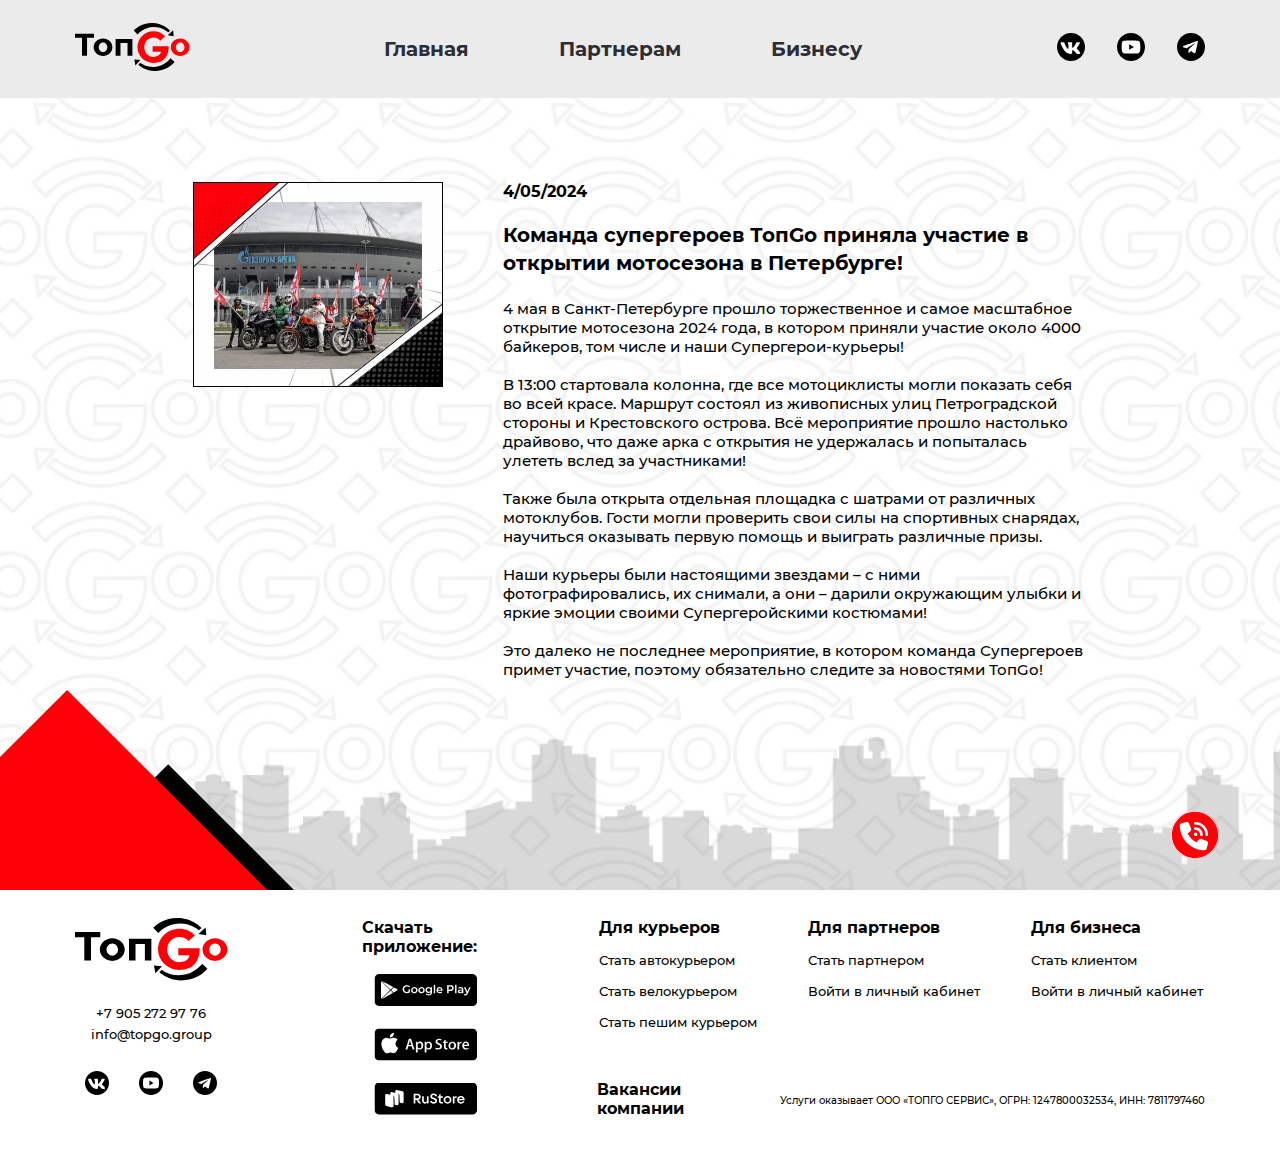
<file: news2.html>
<!DOCTYPE html>
<html lang="en">

<head>
    <meta charset="UTF-8">
    <meta name="viewport" content="width=device-width, initial-scale=1.0">
    <title>Новости</title>
    <link rel="stylesheet" href="css/style.css">
</head>

<style>
    .newsPage {
        background-image: url("../img/newsPage-bg.jpg");
    }

    .newsPage {
        background-position: bottom;
        background-repeat: no-repeat;
        background-size: cover;
        position: relative;
        padding-top: 84px;
        padding-bottom: 100px;
        min-height: 88vh;
    }

    .newsPage__box {

        display: flex;
        justify-content: center;
        gap: 60px;
    }

    .newsPage__box img {
        min-width: 250px;
        width: 17.3vw;
    }

    .newsPage__content {
        width: 40.6vw;
        min-width: 585px;
    }

    .newsPage__date {
        padding-top: 0 !important;
        padding-bottom: 20px;
        text-align: start;
        font-size: 16px;
        font-weight: 700;
        font-family: Montserrat;
    }

    .newsPage__heading {
        font-size: 20px;
        font-weight: 700;
        font-family: Montserrat;
        padding-bottom: 22px;
        padding-top: 0;
        max-width: 100%;
        text-align: start;
    }

    .newsPage__text {
        font-size: 15px;
        font-weight: 500;
        font-family: Montserrat;
        line-height: 19px;
    }

    .newsPage__el {
        position: absolute;
        bottom: 0;
        left: 0;
    }


    @media (min-width: 767px) and (max-width: 1024px) {
        .header__logo-icon {
            display: block;
            visibility: visible;
        }

        .header__logo {
            display: block;
            visibility: visible;
        }

        .newsPage {
            background-image: url("/img/tablet-bg-news-vertical.jpg");
            min-height: 85vh;
            padding-top: 50px;
            padding-right: 40px;
            padding-left: 40px;
        }

        .newsPage__box {
            flex-direction: column;
            align-items: center;
        }

        .newsPage__date {
            text-align: center;
        }

        .newsPage__heading {
            text-align: center;
        }

        .newsPage__el {
            display: none;
        }
    }

    @media (min-width: 767px) and (max-width: 1024px) and (max-height: 1024px) {
        .header__logo-icon {
            display: block;
            visibility: visible;
        }

        .header__logo {
            display: block;
            visibility: visible;
        }


        .newsPage {
            background-image: url("/img/tablet-bg-newsPage-horizontal.jpg");
            padding-right: 40px;
            padding-left: 40px;
        }

        .newsPage {
            padding-top: 50px;
        }

        .newsPage__box {
            flex-direction: column;
            align-items: center;
        }

        .newsPage__date {
            text-align: center;
        }

        .newsPage__heading {
            text-align: center;
        }

        .newsPage__el {
            display: none;
        }
    }

    @media (max-width: 767px) {

        /* background-image: url("/img/mobile-newsPage-bg.webp"); */

        .newsPage {
            background-image: url("/img/mobile-newsPage-bg.jpg");
            padding-top: 54px;
            padding-right: 30px;
            padding-left: 30px;
        }

        .newsPage__box {
            align-items: center;
            justify-content: center;
            flex-direction: column;
        }
        .newsPage__box img {
        min-width: 250px;
        width: 100%;
    }

        .newsPage__content {
            width: 100%;
            min-width: 260px;
        }

        .newsPage__heading {
            font-size: 18px;
        }

        .newsPage__text {
            font-size: 13px;
        }

        .newsPage__el {
            display: none;
        }
    }
</style>

<body>
    <header>
        <div class="header center">
            <a class="header__logo-icon" href="#"><img class="header__logo" src="img/logo.svg" alt="logo"></a>
            <nav class="header__menu">
                <ul>
                    <a href="index.html" id="header-news" class="header__link">
                        <li class="header__li">Главная</li>
                    </a>
                    <a href="partner.html" class="header__link">
                        <li class="header__li">Партнерам</li>
                    </a>
                    <a href="https://spb.hh.ru/employer/11013820?hhtmFrom=vacancy" class="header__link">
                        <li class="header__li">Бизнесу</li>
                    </a>
                </ul>
            </nav>
            <div class="header__medias">
                <a href="https://vk.com/topgovacancy" class="header__media">
                    <svg class="header__media-icon" width="28" height="28" viewBox="0 0 24 24" fill="none"
                        xmlns="http://www.w3.org/2000/svg">
                        <path
                            d="M24 12.0006C24 18.628 18.628 24 12.0006 24C5.37323 24 0 18.628 0 12.0006C0 5.37323 5.37323 0 12.0006 0C18.628 0 24 5.37323 24 12.0006Z"
                            fill="black" />
                        <path fill-rule="evenodd" clip-rule="evenodd"
                            d="M3.63511 7.85728C3.12689 7.90337 3.05412 8.17628 3.14994 8.68206C3.32702 9.61965 3.87163 10.8398 4.28887 11.6658C4.4417 11.9691 4.60423 12.2735 4.77282 12.5561C5.25678 13.3676 5.9918 14.5611 6.57279 15.2124L6.73168 15.4016C6.78263 15.4635 6.83963 15.5156 6.89058 15.5751L7.78571 16.4011C8.28179 16.7989 8.82761 17.1373 9.50441 17.4321C10.1655 17.7207 10.9745 17.9112 11.792 17.893C12.1983 17.8833 12.6689 17.859 12.88 17.6079C13.0025 17.4612 12.9952 17.2622 12.9952 17.0488C12.994 16.6376 12.9552 15.2718 13.0631 15.0559C13.1444 14.8946 13.3518 14.8619 13.5738 14.8886C13.951 14.9334 14.3961 15.2694 14.6811 15.5047L15.2257 15.9875C15.4465 16.1827 15.5751 16.3586 15.7376 16.503C15.7995 16.5588 15.8383 16.6267 15.9013 16.6873C16.0978 16.8729 16.5442 17.426 16.7334 17.5776C16.7977 17.6285 16.8547 17.6783 16.9299 17.728C17.2732 17.956 17.6831 17.8954 18.138 17.8954C18.4097 17.8954 19.3011 17.9075 19.5025 17.8845C19.944 17.8323 20.1187 17.5339 19.9683 17.0779C19.836 16.6764 19.4297 16.15 19.1677 15.8225L18.2956 14.8061C18.2653 14.7745 18.2423 14.743 18.2119 14.7078L17.5279 14.0177C16.7358 13.2329 16.8511 13.1929 17.4684 12.316C17.6601 12.0431 17.8359 11.7762 18.0215 11.4936L18.8075 10.2407C18.8936 10.0975 18.9858 9.94835 19.0622 9.80037C19.2235 9.48744 19.3824 9.21696 19.517 8.88098C20.0046 7.66564 19.2454 7.85243 18.1222 7.85243C17.785 7.85243 17.0973 7.80755 16.828 7.92884C16.5078 8.07318 16.4168 8.3752 16.2592 8.73422C16.1282 9.03381 15.962 9.36979 15.8079 9.65846C15.4708 10.2892 15.1433 10.8289 14.7758 11.3602C14.6072 11.6052 14.2396 12.0855 14.0056 12.2978C13.9425 12.3548 13.8928 12.4009 13.8236 12.4627C13.7351 12.5416 13.5483 12.6871 13.3821 12.7162C12.92 12.7999 12.9952 12.1001 12.9952 11.7459V8.99621C12.9952 8.6105 13.0631 8.03679 12.7247 7.89609C12.5355 7.81725 11.6852 7.85243 11.4148 7.85243C11.171 7.85243 9.55414 7.82332 9.3904 7.88033C9.23757 7.93248 9.09202 8.06469 9.08838 8.2721C9.08353 8.74877 9.82341 8.82155 9.82341 10.2807C9.82341 10.7392 9.82341 11.1964 9.82341 11.6549C9.82341 12.0843 9.84888 12.6022 9.81735 13.0207C9.80279 13.2147 9.7749 13.4367 9.60994 13.4925C8.82639 13.7605 7.32965 10.8022 6.98033 9.98595C6.84206 9.66574 6.70621 9.34432 6.58128 9.01076C6.47818 8.73179 6.33627 8.23328 6.15555 8.05984C6.01606 7.9252 5.91782 7.86941 5.68372 7.85485L3.63511 7.85728Z"
                            fill="white" />
                    </svg>

                </a>
                <a href="https://www.youtube.com/@TopGo10" class="header__media">
                    <svg class="header__media-icon" width="28" height="28" viewBox="0 0 24 24" fill="none"
                        xmlns="http://www.w3.org/2000/svg">
                        <path
                            d="M24 12.0011C24 18.6272 18.6272 24 12.0011 24C5.37283 24 0 18.6272 0 12.0011C0 5.37283 5.37283 0 12.0011 0C18.6272 0 24 5.37283 24 12.0011Z"
                            fill="black" />
                        <path
                            d="M10.4014 14.3996V9.60046L14.557 12.0011L10.4014 14.3996ZM19.6666 8.14926C19.4821 7.46078 18.9399 6.91855 18.2514 6.73405C17.005 6.40106 12.0011 6.40106 12.0011 6.40106C12.0011 6.40106 6.99727 6.40106 5.74856 6.73405C5.06008 6.91855 4.51785 7.46078 4.33561 8.14926C4.00037 9.39797 4.00037 12.0011 4.00037 12.0011C4.00037 12.0011 4.00037 14.6043 4.33561 15.8508C4.51785 16.5392 5.06008 17.0815 5.74856 17.266C6.99727 17.6012 12.0011 17.6012 12.0011 17.6012C12.0011 17.6012 17.005 17.6012 18.2514 17.266C18.9399 17.0815 19.4821 16.5392 19.6666 15.8508C19.9996 14.6043 19.9996 12.0011 19.9996 12.0011C19.9996 12.0011 19.9996 9.39797 19.6666 8.14926Z"
                            fill="white" />
                    </svg>

                </a>
                <a href="https://t.me/topgosuperteam" class="header__media">
                    <svg class="header__media-icon" width="28" height="28" viewBox="0 0 24 24" fill="none"
                        xmlns="http://www.w3.org/2000/svg">
                        <path
                            d="M12.0002 0C5.37305 0 0.000549316 5.3732 0.000549316 12.0007C0.000549316 18.6261 5.37305 24.0003 12.0002 24.0003C18.6274 24.0003 23.9999 18.6261 23.9999 12.0007C23.9999 5.3732 18.6274 0 12.0002 0Z"
                            fill="black" />
                        <path
                            d="M17.8413 7.12592C17.7954 6.99077 17.7407 6.95525 17.655 6.92146C17.4679 6.85214 17.1513 6.95699 17.1513 6.95699C17.1513 6.95699 5.93644 10.9891 5.29588 11.4353C5.15794 11.5311 5.11161 11.5883 5.08862 11.6537C4.97786 11.9704 5.32304 12.1107 5.32304 12.1107L8.21376 13.0529C8.21376 13.0529 8.32139 13.069 8.35971 13.0442C9.01733 12.628 14.9757 8.86648 15.3195 8.74004C15.3735 8.72437 15.4139 8.74213 15.4031 8.7794C15.2655 9.26287 10.0902 13.8617 10.0902 13.8617C10.0902 13.8617 10.0707 13.8868 10.0581 13.915L10.0515 13.9116L9.7819 16.7789C9.7819 16.7789 9.66869 17.6574 10.5472 16.7789C11.1668 16.1586 11.7663 15.6396 12.0665 15.3888C13.0603 16.075 14.13 16.8343 14.5919 17.2307C14.8235 17.4296 15.0175 17.4616 15.177 17.4564C15.6152 17.4404 15.7375 16.9587 15.7375 16.9587C15.7375 16.9587 17.7814 8.73307 17.8497 7.63099C17.8563 7.52266 17.8657 7.45474 17.8664 7.3802C17.8675 7.27709 17.8581 7.17399 17.8413 7.12592Z"
                            fill="white" />
                    </svg>

                </a>
            </div>
            <div class="header__burger-menu">
                <a href="index.html" class="header__burger-menu_link">Главная</a>
                <a href="partner.html" class="header__burger-menu_link">Партнерам</a>
                <a href="client.html" class="header__burger-menu_link">Бизнесу</a>
            </div>
            <svg class="header__burger" width="34" height="30" viewBox="0 0 34 30" fill="none"
                xmlns="http://www.w3.org/2000/svg">
                <path d="M2 2H32" stroke="#8C8C8C" stroke-width="3.5" stroke-linecap="round" stroke-linejoin="round" />
                <path d="M2 15H32" stroke="#8C8C8C" stroke-width="3.5" stroke-linecap="round" stroke-linejoin="round" />
                <path d="M13.3333 28L31.9999 28" stroke="#8C8C8C" stroke-width="3.5" stroke-linecap="round"
                    stroke-linejoin="round" />
            </svg>
            <svg class="header__burger-close" width="24" height="24" viewBox="0 0 24 24" fill="none"
                xmlns="http://www.w3.org/2000/svg">
                <path
                    d="M2 0.335786C1.55862 0.335786 1.13532 0.511122 0.823224 0.823222C0.511124 1.13532 0.335788 1.55862 0.335789 2C0.335789 2.44137 0.511124 2.86467 0.823225 3.17677L20.8232 23.1768C21.1353 23.4889 21.5586 23.6642 22 23.6642C22.4414 23.6642 22.8647 23.4889 23.1768 23.1768C23.4889 22.8647 23.6642 22.4414 23.6642 22C23.6642 21.5586 23.4889 21.1353 23.1768 20.8232L3.17678 0.823222C2.86468 0.511122 2.44138 0.335786 2 0.335786Z"
                    fill="#8C8C8C" stroke="#8C8C8C" stroke-width="0.5" />
                <path
                    d="M23.6642 2C23.6642 1.55862 23.4889 1.13532 23.1768 0.823224C22.8647 0.511124 22.4414 0.335788 22 0.335788C21.5586 0.335788 21.1353 0.511124 20.8232 0.823224L0.823245 20.8232C0.511146 21.1353 0.335807 21.5586 0.335808 22C0.335807 22.4414 0.511146 22.8647 0.823245 23.1768C1.13534 23.4889 1.55864 23.6642 2.00002 23.6642C2.4414 23.6642 2.8647 23.4889 3.1768 23.1768L23.1768 3.17678C23.4889 2.86468 23.6642 2.44138 23.6642 2Z"
                    fill="#8C8C8C" stroke="#8C8C8C" stroke-width="0.5" />
            </svg>
        </div>
    </header>

    <div class="header__form">
        <form action="#">
            <input id="header__form-name" class="header__form-input" type="text" name="name" placeholder="Ваше имя"
                required>
            <input id="header__form-number" class="header__form-input" type="tel" name="number"
                placeholder="Номер телефона" required>
            <button class="header__form-btn">Заказать звонок</button>
        </form>
    </div>

    <main class="main newsPage">
        <div class="top__tel">
            <svg class="top__tel_form-close" width="48" height="48" viewBox="0 0 48 48" fill="none"
                xmlns="http://www.w3.org/2000/svg">
                <path
                    d="M24.0187 47.25C36.8284 47.25 47.25 36.8284 47.25 24.0187C47.25 11.1719 36.8286 0.75 24.0187 0.75C11.1716 0.75 0.75 11.1716 0.75 24.0187C0.75 36.8286 11.1719 47.25 24.0187 47.25Z"
                    fill="white" stroke="white" stroke-width="0.5" />
                <path fill-rule="evenodd" clip-rule="evenodd"
                    d="M24.0187 46.2127C30.1296 46.2127 35.6781 43.7384 39.6895 39.6895C43.7384 35.6781 46.2127 30.1296 46.2127 24.0187C46.2127 17.8704 43.7384 12.3219 39.6895 8.31051C35.6781 4.26161 30.1296 1.78729 24.0187 1.78729C17.8704 1.78729 12.3219 4.26161 8.31051 8.31051C4.26161 12.3219 1.78729 17.8704 1.78729 24.0187C1.78729 30.1296 4.26161 35.6781 8.31051 39.6895C12.3219 43.7384 17.8704 46.2127 24.0187 46.2127ZM24.0187 47C36.6903 47 47 36.6903 47 24.0187C47 11.3097 36.6903 1 24.0187 1C11.3097 1 1 11.3097 1 24.0187C1 36.6903 11.3097 47 24.0187 47Z"
                    fill="white" />
                <path
                    d="M14.7818 13.3055C14.3903 13.3055 14.0148 13.4611 13.738 13.7379C13.4611 14.0147 13.3056 14.3902 13.3056 14.7817C13.3056 15.1733 13.4611 15.5487 13.738 15.8256L31.0792 33.1668C31.3561 33.4437 31.7316 33.5992 32.1231 33.5992C32.5146 33.5992 32.8901 33.4437 33.1669 33.1668C33.4438 32.89 33.5993 32.5145 33.5993 32.123C33.5993 31.7315 33.4438 31.356 33.1669 31.0792L15.8256 13.7379C15.5488 13.4611 15.1733 13.3055 14.7818 13.3055Z"
                    fill="#8C8C8C" stroke="#8C8C8C" stroke-width="0.5" />
                <path
                    d="M33.5992 14.7817C33.5992 14.3902 33.4437 14.0147 33.1669 13.7379C32.89 13.4611 32.5145 13.3055 32.123 13.3055C31.7315 13.3055 31.356 13.4611 31.0792 13.7379L13.7379 31.0792C13.4611 31.356 13.3055 31.7315 13.3055 32.123C13.3055 32.5145 13.4611 32.89 13.7379 33.1668C14.0148 33.4437 14.3902 33.5992 14.7817 33.5992C15.1733 33.5992 15.5487 33.4437 15.8256 33.1668L33.1669 15.8256C33.4437 15.5487 33.5992 15.1733 33.5992 14.7817Z"
                    fill="#8C8C8C" stroke="#8C8C8C" stroke-width="0.5" />
            </svg>

            <!-- <img class="heartbeat" src="img/tel.svg"> -->
            <svg class="top__tel_icon heartbeat" width="48" height="48" viewBox="0 0 48 48" fill="none"
                xmlns="http://www.w3.org/2000/svg">
                <path
                    d="M24.0187 47.25C36.8284 47.25 47.25 36.8284 47.25 24.0187C47.25 11.1719 36.8286 0.75 24.0187 0.75C11.1716 0.75 0.75 11.1716 0.75 24.0187C0.75 36.8286 11.1719 47.25 24.0187 47.25Z"
                    fill="#FF0009" stroke="white" stroke-width="0.5" />
                <path fill-rule="evenodd" clip-rule="evenodd"
                    d="M18.1328 12.7718C17.7205 11.7596 16.6333 11.2347 15.5835 11.5347L10.9348 12.8093C9.99756 13.0717 9.36023 13.8965 9.36023 14.8713C9.36023 27.9927 20.0073 38.6398 33.1663 38.6398C34.1035 38.6398 34.9283 38.0025 35.1907 37.0652L36.4654 32.4165C36.7653 31.3668 36.2404 30.2796 35.2282 29.8672L30.1296 27.7678C29.2673 27.3929 28.2926 27.6553 27.6927 28.3676L25.5558 30.9919C21.8068 29.2299 18.7702 26.1932 17.0082 22.4442L19.6324 20.3073C20.3447 19.7449 20.6072 18.7327 20.2323 17.8704L18.1328 12.7718ZM36.5403 23.7563C36.5403 16.9707 31.0293 11.4597 24.2437 11.4597C23.5314 11.4597 22.969 12.022 22.969 12.7343C22.969 13.4466 23.5314 14.009 24.2437 14.009C29.6422 14.009 33.991 18.3953 33.991 23.7563C33.991 24.4686 34.5534 25.031 35.2657 25.031C35.978 25.031 36.5403 24.4686 36.5403 23.7563ZM25.8557 22.1443C25.5558 21.8444 25.106 21.6569 24.6561 21.6569C24.2062 21.6569 23.7563 21.8444 23.4564 22.1443C23.119 22.4817 22.969 22.8941 22.969 23.344C22.969 23.7938 23.119 24.2437 23.4564 24.5436C23.7563 24.881 24.2062 25.031 24.6561 25.031C25.106 25.031 25.5558 24.881 25.8557 24.5436C26.1932 24.2437 26.3431 23.7938 26.3431 23.344C26.3431 22.8941 26.1932 22.4817 25.8557 22.1443ZM24.2437 16.5583C23.5314 16.5583 22.969 17.1206 22.969 17.8329C22.969 18.5453 23.5314 19.1076 24.2437 19.1076C26.793 19.1076 28.8924 21.207 28.8924 23.7563C28.8924 24.4686 29.4548 25.031 30.1671 25.031C30.8794 25.031 31.4417 24.4686 31.4417 23.7563C31.4417 19.7824 28.2176 16.5583 24.2437 16.5583Z"
                    fill="white" />
                <path fill-rule="evenodd" clip-rule="evenodd"
                    d="M24.0187 46.2127C30.1296 46.2127 35.6781 43.7384 39.6895 39.6895C43.7384 35.6781 46.2127 30.1296 46.2127 24.0187C46.2127 17.8704 43.7384 12.3219 39.6895 8.31051C35.6781 4.26161 30.1296 1.78729 24.0187 1.78729C17.8704 1.78729 12.3219 4.26161 8.31051 8.31051C4.26161 12.3219 1.78729 17.8704 1.78729 24.0187C1.78729 30.1296 4.26161 35.6781 8.31051 39.6895C12.3219 43.7384 17.8704 46.2127 24.0187 46.2127ZM24.0187 47C36.6903 47 47 36.6903 47 24.0187C47 11.3097 36.6903 1 24.0187 1C11.3097 1 1 11.3097 1 24.0187C1 36.6903 11.3097 47 24.0187 47Z"
                    fill="white" />
            </svg>
        </div>

        <div class="newsPage__box center">
            <picture>
                <source srcset="img/news-photo1.webp" type="image/webp"><img src="img/news-photo1.jpg" alt="Image 1">
            </picture>

            <div class="newsPage__content">
                <p class="newsPage__date news__date">4/05/2024</p>
                <h4 class="newsPage__heading news__heading">Команда супергероев ТопGo приняла участие в открытии
                    мотосезона в Петербурге!
                </h4>
                <p class="newsPage__text">
                    4 мая в Санкт-Петербурге прошло торжественное и самое масштабное открытие мотосезона 2024 года, в
                    котором приняли участие около 4000 байкеров, том числе и наши Супергерои-курьеры!<br><br>
                    В 13:00 стартовала колонна, где все мотоциклисты могли показать себя во всей красе. Маршрут состоял
                    из живописных улиц Петроградской стороны и Крестовского острова. Всё мероприятие прошло настолько
                    драйвово, что даже арка с открытия не удержалась и попыталась улететь вслед за участниками!<br><br>
                    Также была открыта отдельная площадка с шатрами от различных мотоклубов. Гости могли проверить свои
                    силы на спортивных снарядах, научиться оказывать первую помощь и выиграть различные призы.<br><br>
                    Наши курьеры были настоящими звездами – с ними фотографировались, их снимали, а они – дарили
                    окружающим улыбки и яркие эмоции своими Супергеройскими костюмами!<br><br>
                    Это далеко не последнее мероприятие, в котором команда Супергероев примет участие, поэтому
                    обязательно следите за новостями ТопGo!
                </p>
            </div>
        </div>

        <img class="newsPage__el" src="img/newsPage-el.svg">
    </main>

    <footer class="footer center">
        <div class="footer__contacts">
            <a href="." class="footer__logo-link">
                <img src="img/footer-logo.svg" alt="logo">
            </a>
            <div class="footer__contacts-text">
                <p class="footer__tel">+7&nbsp;905&nbsp;272 97 76</p>
                <p class="footer__mail">info@topgo.group</p>
            </div>
            <div class="footer__medias">
                <a href="https://vk.com/topgovacancy" class="footer__media-link"><svg width="24" height="24"
                        viewBox="0 0 24 24" fill="none" xmlns="http://www.w3.org/2000/svg">
                        <g clip-path="url(#clip0_118_1149)">
                            <path
                                d="M24 12.0006C24 18.628 18.628 24 12.0006 24C5.37323 24 0 18.628 0 12.0006C0 5.37323 5.37323 0 12.0006 0C18.628 0 24 5.37323 24 12.0006Z"
                                fill="black" />
                            <path fill-rule="evenodd" clip-rule="evenodd"
                                d="M3.63511 7.85722C3.12689 7.90331 3.05412 8.17622 3.14994 8.682C3.32702 9.61959 3.87163 10.8398 4.28887 11.6658C4.4417 11.969 4.60423 12.2735 4.77282 12.5561C5.25678 13.3675 5.9918 14.561 6.57279 15.2124L6.73168 15.4016C6.78263 15.4634 6.83963 15.5156 6.89058 15.575L7.78571 16.401C8.28179 16.7988 8.82761 17.1373 9.50441 17.432C10.1655 17.7207 10.9745 17.9111 11.792 17.8929C12.1983 17.8832 12.6689 17.8589 12.88 17.6079C13.0025 17.4611 12.9952 17.2622 12.9952 17.0487C12.994 16.6375 12.9552 15.2718 13.0631 15.0559C13.1444 14.8946 13.3518 14.8618 13.5738 14.8885C13.951 14.9334 14.3961 15.2694 14.6811 15.5047L15.2257 15.9874C15.4465 16.1827 15.5751 16.3586 15.7376 16.5029C15.7995 16.5587 15.8383 16.6266 15.9013 16.6873C16.0978 16.8728 16.5442 17.4259 16.7334 17.5775C16.7977 17.6285 16.8547 17.6782 16.9299 17.7279C17.2732 17.956 17.6831 17.8953 18.138 17.8953C18.4097 17.8953 19.3011 17.9075 19.5025 17.8844C19.944 17.8323 20.1187 17.5339 19.9683 17.0778C19.836 16.6763 19.4297 16.1499 19.1677 15.8224L18.2956 14.806C18.2653 14.7745 18.2423 14.743 18.2119 14.7078L17.5279 14.0176C16.7358 13.2329 16.8511 13.1928 17.4684 12.3159C17.6601 12.043 17.8359 11.7762 18.0215 11.4935L18.8075 10.2406C18.8936 10.0975 18.9858 9.94829 19.0622 9.80031C19.2235 9.48738 19.3824 9.2169 19.517 8.88092C20.0046 7.66558 19.2454 7.85237 18.1222 7.85237C17.785 7.85237 17.0973 7.80749 16.828 7.92878C16.5078 8.07312 16.4168 8.37513 16.2592 8.73416C16.1282 9.03375 15.962 9.36973 15.8079 9.6584C15.4708 10.2891 15.1433 10.8289 14.7758 11.3601C14.6072 11.6051 14.2396 12.0854 14.0056 12.2977C13.9425 12.3547 13.8928 12.4008 13.8236 12.4627C13.7351 12.5415 13.5483 12.6871 13.3821 12.7162C12.92 12.7999 12.9952 12.1 12.9952 11.7458V8.99615C12.9952 8.61044 13.0631 8.03673 12.7247 7.89603C12.5355 7.81719 11.6852 7.85237 11.4148 7.85237C11.171 7.85237 9.55414 7.82326 9.3904 7.88026C9.23757 7.93242 9.09202 8.06463 9.08838 8.27204C9.08353 8.74871 9.82341 8.82149 9.82341 10.2806C9.82341 10.7391 9.82341 11.1964 9.82341 11.6549C9.82341 12.0842 9.84888 12.6022 9.81735 13.0206C9.80279 13.2147 9.7749 13.4366 9.60994 13.4924C8.82639 13.7605 7.32965 10.8022 6.98033 9.98589C6.84206 9.66568 6.70621 9.34426 6.58128 9.0107C6.47818 8.73173 6.33627 8.23322 6.15555 8.05978C6.01606 7.92514 5.91782 7.86935 5.68372 7.85479L3.63511 7.85722Z"
                                fill="white" />
                        </g>
                        <defs>
                            <clipPath id="clip0_118_1149">
                                <rect width="24" height="24" fill="white" />
                            </clipPath>
                        </defs>
                    </svg>
                </a>
                <a href="https://www.youtube.com/@TopGo10" class="footer__media-link"><svg width="24" height="24"
                        viewBox="0 0 24 24" fill="none" xmlns="http://www.w3.org/2000/svg">
                        <g clip-path="url(#clip0_118_1156)">
                            <path
                                d="M24 12.0011C24 18.6272 18.6272 24 12.0011 24C5.37283 24 0 18.6272 0 12.0011C0 5.37283 5.37283 0 12.0011 0C18.6272 0 24 5.37283 24 12.0011Z"
                                fill="black" />
                            <path
                                d="M10.4014 14.3996V9.60052L14.557 12.0012L10.4014 14.3996ZM19.6666 8.14932C19.4821 7.46084 18.9399 6.91861 18.2514 6.73411C17.005 6.40112 12.0011 6.40112 12.0011 6.40112C12.0011 6.40112 6.99727 6.40112 5.74856 6.73411C5.06008 6.91861 4.51785 7.46084 4.33561 8.14932C4.00037 9.39803 4.00037 12.0012 4.00037 12.0012C4.00037 12.0012 4.00037 14.6044 4.33561 15.8508C4.51785 16.5393 5.06008 17.0815 5.74856 17.266C6.99727 17.6013 12.0011 17.6013 12.0011 17.6013C12.0011 17.6013 17.005 17.6013 18.2514 17.266C18.9399 17.0815 19.4821 16.5393 19.6666 15.8508C19.9996 14.6044 19.9996 12.0012 19.9996 12.0012C19.9996 12.0012 19.9996 9.39803 19.6666 8.14932Z"
                                fill="white" />
                        </g>
                        <defs>
                            <clipPath id="clip0_118_1156">
                                <rect width="24" height="24" fill="white" />
                            </clipPath>
                        </defs>
                    </svg>
                </a>
                <a href="https://t.me/topgosuperteam" class="footer__media-link"><svg width="24" height="24"
                        viewBox="0 0 24 24" fill="none" xmlns="http://www.w3.org/2000/svg">
                        <g clip-path="url(#clip0_118_1162)">
                            <path
                                d="M12.0002 0C5.37305 0 0.000549316 5.3732 0.000549316 12.0007C0.000549316 18.6261 5.37305 24.0003 12.0002 24.0003C18.6274 24.0003 23.9999 18.6261 23.9999 12.0007C23.9999 5.3732 18.6274 0 12.0002 0Z"
                                fill="black" />
                            <path
                                d="M17.8413 7.12586C17.7954 6.99071 17.7407 6.95518 17.655 6.9214C17.4679 6.85208 17.1513 6.95693 17.1513 6.95693C17.1513 6.95693 5.93644 10.9891 5.29588 11.4353C5.15794 11.5311 5.11161 11.5882 5.08862 11.6537C4.97786 11.9703 5.32304 12.1107 5.32304 12.1107L8.21376 13.0529C8.21376 13.0529 8.32139 13.0689 8.35971 13.0442C9.01733 12.6279 14.9757 8.86642 15.3195 8.73998C15.3735 8.72431 15.4139 8.74207 15.4031 8.77934C15.2655 9.26281 10.0902 13.8617 10.0902 13.8617C10.0902 13.8617 10.0707 13.8868 10.0581 13.915L10.0515 13.9115L9.7819 16.7789C9.7819 16.7789 9.66869 17.6573 10.5472 16.7789C11.1668 16.1585 11.7663 15.6395 12.0665 15.3887C13.0603 16.0749 14.13 16.8343 14.5919 17.2306C14.8235 17.4295 15.0175 17.4616 15.177 17.4564C15.6152 17.4403 15.7375 16.9586 15.7375 16.9586C15.7375 16.9586 17.7814 8.73301 17.8497 7.63093C17.8563 7.5226 17.8657 7.45468 17.8664 7.38014C17.8675 7.27703 17.8581 7.17393 17.8413 7.12586Z"
                                fill="white" />
                        </g>
                        <defs>
                            <clipPath id="clip0_118_1162">
                                <rect width="24" height="24" fill="white" />
                            </clipPath>
                        </defs>
                    </svg>
                </a>
            </div>
        </div>
        <div class="footer__apps">
            <p class="footer__apps_title">Скачать приложение:</p>
            <a href="https://play.google.com/store/apps/details?id=com.topgoapp" class="footer__apps_link">
                <svg class="footer__apps_icon" width="103" height="32" viewBox="0 0 103 32" fill="none"
                    xmlns="http://www.w3.org/2000/svg">
                    <g clip-path="url(#clip0_118_1178)">
                        <path fill-rule="evenodd" clip-rule="evenodd"
                            d="M0.0462341 27.0161V4.90271C0.0462341 3.83932 0.312527 2.93394 0.840817 2.14814C1.07704 1.80222 1.33045 1.4691 1.66117 1.20432C2.503 0.529561 3.3663 0 4.58609 0H98.1622C98.7463 0 99.5366 0.26478 99.9403 0.465501C100.469 0.730282 100.829 0.995062 101.225 1.38796C101.968 2.12679 102.62 3.32257 102.62 4.43294V27.4859C102.62 29.8006 100.404 32 98.0806 32H4.58609C3.86453 32 3.18162 31.7395 2.68339 31.4918C2.03054 31.1672 2.03913 31.0903 1.61822 30.7572L1.05557 30.1551C0.351182 29.2155 0.0462341 28.3059 0.0462341 27.0161ZM80.6084 10.8005L82.0171 10.8218L81.9871 19.2051L80.6041 19.1966L80.6084 10.8005ZM38.139 16.6641C38.5985 18.8976 42.1248 18.3296 41.5535 15.6733C41.0811 13.4611 37.5849 13.9907 38.139 16.6641ZM46.7677 14.3152C44.5214 14.6355 44.8693 18.4706 47.3905 18.0222C49.4865 17.6463 49.1987 13.9736 46.7677 14.3152ZM53.919 14.328C51.5996 14.7466 52.1838 18.1375 54.7007 17.672C56.8396 17.2791 56.4144 13.8753 53.919 14.328ZM63.4454 15.6776L66.7397 15.6733C66.7354 14.8491 65.9494 14.2298 65.099 14.2298C64.2614 14.2255 63.4067 14.879 63.4454 15.6776ZM74.11 15.6562C75.6777 15.6519 77.7178 15.9552 77.7178 14.0846C77.7135 12.2397 75.6476 12.5429 74.1186 12.5258L74.11 15.6562ZM87.3988 16.6128C86.8662 16.6128 85.8311 16.553 85.3716 16.6854C84.6285 16.899 84.6972 17.6591 85.028 17.9624C85.4618 18.3595 87.5964 18.5731 87.3988 16.6128ZM59.2921 10.7919L60.6836 10.8133V19.1966L59.2749 19.2009L59.2921 10.7919ZM46.2695 13.1664C48.2023 12.7137 49.7614 13.8583 50.1307 15.3786C50.6032 17.3388 49.3791 18.8549 47.8544 19.1923C43.5121 20.1489 42.2837 14.0932 46.2695 13.1664ZM39.0323 13.1835C40.9565 12.7095 42.5371 13.8241 42.9236 15.3188C43.4262 17.2662 42.2236 18.8336 40.7074 19.1838C36.3737 20.1831 35.068 14.1658 39.0323 13.1835ZM67.6846 18.2784C67.0274 19.3418 64.7897 19.5639 63.4797 18.825C62.3759 18.2015 61.5427 16.6128 62.2599 14.879C62.7582 13.6789 64.1798 12.7009 65.9794 13.192C67.6073 13.6319 68.4061 15.4598 68.0582 16.6342L63.4325 16.6385C63.5484 17.3858 64.124 17.877 64.8498 18.0179C65.9666 18.2314 66.3961 17.7915 66.9458 17.4371C67.1649 17.5823 67.5171 18.0649 67.6846 18.2784ZM56.0364 18.1759C55.3836 18.8677 53.8588 19.171 52.7035 18.6457C49.7098 17.2833 50.9812 12.4404 54.705 13.1323C55.4909 13.2817 55.667 13.5422 56.1137 13.8839L56.1524 13.1451H57.4323C57.5612 13.696 57.4667 16.237 57.4667 16.9887C57.4667 18.1631 57.5697 19.4101 56.9641 20.3027C55.6842 22.1946 52.085 21.4301 51.3462 20.5931L51.9819 19.5681C52.3384 19.7432 52.6906 19.9909 53.163 20.119C54.6148 20.5077 56.3113 20.1532 56.0364 18.1759ZM72.6582 11.2831C73.3283 11.1891 76.193 11.2318 76.8373 11.3599C79.715 11.9194 79.861 15.2633 77.9197 16.4292C76.8888 17.0484 75.4242 16.9032 74.1143 16.9161L74.0885 19.2051L72.6411 19.1966L72.6582 11.2831ZM83.6106 13.8241C84.7531 12.8931 87.1583 12.7436 88.2192 13.8241C88.8205 14.4391 88.8291 15.1907 88.8248 16.2157C88.8248 16.8563 88.9064 18.6969 88.799 19.2051L87.5062 19.1838L87.4718 18.5175C87.2055 19.3631 83.9327 19.9012 83.4517 17.8812C83.194 16.7965 83.8425 16.1217 84.5469 15.8527C85.2857 15.5708 86.5613 15.6519 87.416 15.6562C87.3945 14.7508 86.9951 14.328 86.1146 14.2768C85.0838 14.2085 84.7917 14.5587 84.1174 14.8448L83.6106 13.8241ZM89.9372 19.9012C90.444 20.0977 91.2901 20.8023 91.9387 19.6023C92.1921 19.1325 91.9988 18.966 91.8098 18.5133C91.6552 18.146 91.5006 17.7873 91.346 17.4328C91.0195 16.694 90.7404 16.0064 90.4182 15.2719C90.2293 14.8362 89.5979 13.4953 89.5335 13.1451H90.9723L92.8492 17.5524C93.3174 16.6342 94.4083 13.7259 94.7433 13.1451H96.0276C96.019 13.4483 94.0304 17.9197 93.7469 18.5944C93.3389 19.5639 93.0124 20.5675 92.3124 21.0799C91.4619 21.7035 90.109 21.5497 89.3831 20.9091L89.9372 19.9012ZM35.3901 15.1523C35.4374 15.6818 35.403 16.378 35.403 16.9246C35.403 17.5951 35.5147 18.2314 35.214 18.4535C34.5655 18.9318 33.5476 19.2692 32.5597 19.3034C30.3478 19.3888 28.8359 18.1588 28.3205 16.5146C27.3412 13.4013 29.9183 10.6638 33.2254 11.2233C34.3937 11.424 34.8533 11.8511 35.4846 12.3977C35.3343 12.6924 34.8318 13.1792 34.5956 13.333C34.1489 13.0767 33.9642 12.765 33.2813 12.5771C31.7179 12.15 29.9569 12.8888 29.6477 14.691C29.2096 17.2364 31.7651 18.7909 34.0114 17.6122L34.0372 15.1352L35.3901 15.1523ZM16.1355 16.5146C16.4533 16.6513 17.0288 17.3517 17.3467 17.6549C17.5872 17.877 18.4161 18.5773 18.5192 18.8037L15.7231 20.4265C15.0918 20.781 7.58833 24.962 7.25332 25.0516L16.1355 16.5146ZM19.3653 13.4312L21.3969 14.5843C22.316 15.1181 23.1579 15.3829 22.9775 16.0705C22.8873 16.4249 22.4148 16.5787 22.0927 16.7709C21.5644 17.0826 19.331 18.3937 19.069 18.4663C18.4462 17.7787 17.0933 16.6299 16.6165 16.0491L19.3653 13.4312ZM6.52316 7.26438C6.64772 7.30282 7.51961 8.19111 7.66564 8.3235C7.8761 8.51995 8.03931 8.67797 8.24977 8.87015L9.98067 10.5314C10.1868 10.7193 10.3372 10.9201 10.539 11.1037C10.7495 11.3001 10.917 11.4582 11.1274 11.6503L12.2699 12.7693C12.678 13.1451 13.043 13.4782 13.4425 13.8583C13.8118 14.2085 15.6029 15.9423 15.6888 16.1132C15.0832 16.5659 13.0001 18.6756 12.227 19.4272L8.79524 22.7284C8.41298 23.1128 8.01783 23.4502 7.62269 23.8217C7.32204 24.1036 6.82381 24.7015 6.51027 24.868L6.52316 7.26438ZM13.8548 13.4483C13.6486 13.2433 13.5069 13.0682 13.3007 12.876C13.0989 12.6881 12.94 12.5429 12.7424 12.3593C12.5577 12.1884 7.24902 7.11491 7.15883 6.94835C7.57974 7.08074 9.54257 8.15695 10.1482 8.44735C10.917 8.8189 18.1713 12.5472 18.7554 13.1024C18.6781 13.2262 16.3631 15.464 16.1355 15.605L13.8548 13.4483Z"
                            fill="black" />
                    </g>
                    <defs>
                        <clipPath id="clip0_118_1178">
                            <rect width="102.667" height="32" fill="white" />
                        </clipPath>
                    </defs>
                </svg>
            </a>
            <a class="footer__apps_link footer__apps_link2 disabledLink">
                <svg class="footer__apps_icon" width="103" height="33" viewBox="0 0 103 33" fill="none"
                    xmlns="http://www.w3.org/2000/svg">
                    <g clip-path="url(#clip0_118_1184)">
                        <path fill-rule="evenodd" clip-rule="evenodd"
                            d="M34.0368 16.9906C34.08 16.7236 34.64 15.0639 34.7706 14.6533C34.881 14.3049 35.3601 12.3563 35.441 12.2512C35.6746 13.0714 35.8586 13.8505 36.1105 14.6579C36.2347 15.0548 36.3699 15.4361 36.4968 15.8311C36.5943 16.1329 36.815 16.6961 36.8564 16.9906H34.0368ZM55.7816 18.2378C55.9913 16.8086 55.5443 15.4342 54.4583 15.0712C53.2269 14.6597 52.0543 15.5367 51.9578 16.9174C51.8731 18.1464 51.8465 19.7732 53.2682 20.1709C54.7268 20.5778 55.6041 19.4522 55.7816 18.2378ZM93.015 16.7903L89.5038 16.783C89.4634 16.0871 90.1108 14.8426 91.2493 14.785C92.5028 14.7219 93.1245 15.8384 93.015 16.7903ZM77.3242 14.9139C80.1759 14.2181 80.5512 19.6607 78.1702 20.2496C75.3644 20.9436 74.8439 15.5193 77.3242 14.9139ZM32.7796 21.3871L31.0194 21.3981C31.1003 21.0204 31.3073 20.4681 31.4342 20.085L33.576 13.4655C33.6625 13.1912 34.3743 10.8677 34.4791 10.8311H36.4876C36.6449 10.9335 36.6807 11.2508 36.7396 11.4355L39.5344 20.0411C39.6769 20.469 39.8617 20.9573 39.9693 21.3981L38.1751 21.3972L37.1681 18.29L33.7305 18.2936L32.7796 21.3871ZM46.9761 18.2378C46.7977 19.4494 45.9203 20.5714 44.4682 20.1718C43.0354 19.7786 43.074 18.1427 43.1531 16.9183C43.338 14.091 47.5738 14.1824 46.9761 18.2378ZM0.04599 27.5183V5.40127C0.0478293 4.33872 0.312685 3.43436 0.841477 2.64888C1.07599 2.30049 1.32981 1.96764 1.65904 1.70429C2.50418 1.02762 3.36772 0.5 4.58625 0.5H98.1613C98.7453 0.5 99.5371 0.763352 99.9427 0.965438C100.471 1.2297 100.83 1.4958 101.225 1.88808C101.97 2.62876 102.621 3.82207 102.621 4.93401V27.9855C102.621 30.2999 100.407 32.5 98.0813 32.5H4.58625C3.86617 32.5 3.18104 32.2403 2.68443 31.9943C2.02873 31.6688 2.03885 31.5892 1.61857 31.2555L1.05575 30.6575C0.349471 29.7165 0.0478293 28.8067 0.04599 27.5183ZM81.469 18.1583C81.1995 20.3099 79.6205 21.8178 77.1559 21.5389C75.048 21.3002 73.755 19.4092 74.0355 17.0208C74.2875 14.8792 75.9042 13.3823 78.3459 13.6594C78.379 13.663 78.4112 13.6667 78.4434 13.6713C78.4765 13.6758 78.5087 13.6813 78.5399 13.6859C78.5721 13.6914 78.6043 13.6969 78.6356 13.7033C78.6677 13.7097 78.699 13.7161 78.7303 13.7225C78.7615 13.7298 78.7928 13.7362 78.8232 13.7444C78.8544 13.7517 78.8848 13.76 78.9151 13.7682C78.9455 13.7764 78.9758 13.7856 79.0062 13.7947C79.0356 13.8029 79.0659 13.813 79.0954 13.8221C79.1248 13.8322 79.1542 13.8422 79.1837 13.8532C79.2131 13.8633 79.2416 13.8743 79.2701 13.8852C79.2986 13.8971 79.3271 13.9081 79.3556 13.92C79.3841 13.9328 79.4117 13.9447 79.4402 13.9575C79.4678 13.9703 79.4954 13.9831 79.523 13.9959C79.5497 14.0096 79.5773 14.0233 79.6039 14.037C79.6306 14.0507 79.6573 14.0654 79.6839 14.08C79.7106 14.0946 79.7364 14.1102 79.7621 14.1248C79.7888 14.1403 79.8145 14.1559 79.8394 14.1724C79.8651 14.1879 79.8899 14.2044 79.9148 14.2208C79.9405 14.2382 79.9644 14.2547 79.9893 14.272C80.0132 14.2894 80.038 14.3068 80.0619 14.3251C80.0858 14.3424 80.1097 14.3607 80.1327 14.3799C80.1566 14.3982 80.1796 14.4165 80.2026 14.4357C80.2256 14.4549 80.2477 14.475 80.2707 14.4942C80.2927 14.5143 80.3148 14.5345 80.3369 14.5546C80.359 14.5747 80.3801 14.5957 80.4013 14.6168C80.4224 14.6378 80.4436 14.6588 80.4647 14.6799L80.5263 14.7457C80.5466 14.7676 80.5659 14.7905 80.5861 14.8124C80.6054 14.8353 80.6247 14.8582 80.644 14.8819C80.6634 14.9048 80.6818 14.9286 80.7001 14.9524C80.7185 14.9761 80.7369 14.9999 80.7553 15.0246C80.7728 15.0484 80.7912 15.0731 80.8087 15.0977C80.8261 15.1224 80.8427 15.148 80.8592 15.1736C80.8758 15.1983 80.8923 15.2239 80.9089 15.2505C80.9255 15.2761 80.9411 15.3026 80.9567 15.3291L81.0027 15.4086C81.0174 15.4352 81.0321 15.4626 81.0459 15.49C81.0606 15.5175 81.0744 15.5449 81.0882 15.5732C81.102 15.6007 81.1158 15.629 81.1287 15.6574C81.1416 15.6857 81.1544 15.7141 81.1673 15.7424C81.1802 15.7717 81.1922 15.8009 81.2032 15.8302C81.2151 15.8595 81.2271 15.8887 81.2381 15.918C81.2492 15.9482 81.2602 15.9783 81.2703 16.0085C81.2814 16.0387 81.2915 16.0689 81.3016 16.099C81.3117 16.1301 81.3209 16.1603 81.3301 16.1914L81.3568 16.2856C81.365 16.3167 81.3733 16.3487 81.3816 16.3798C81.389 16.4118 81.3963 16.4438 81.4037 16.4758C81.411 16.5087 81.4175 16.5407 81.4239 16.5736C81.4303 16.6056 81.4368 16.6385 81.4423 16.6715V16.6724C81.4478 16.7053 81.4533 16.7382 81.4588 16.7711C81.4634 16.805 81.468 16.8379 81.4726 16.8726C81.4772 16.9055 81.4809 16.9403 81.4846 16.9741C81.4883 17.008 81.492 17.0427 81.4947 17.0765C81.4975 17.1113 81.5002 17.146 81.5021 17.1808C81.5048 17.2155 81.5057 17.2503 81.5076 17.285C81.5094 17.3207 81.5103 17.3554 81.5103 17.3911C81.5113 17.4268 81.5122 17.4624 81.5122 17.4981C81.5122 17.5337 81.5113 17.5703 81.5103 17.606L81.5067 17.7148C81.5048 17.7514 81.503 17.788 81.5012 17.8245L81.4929 17.9352C81.4892 17.9718 81.4864 18.0083 81.4818 18.0458C81.4782 18.0833 81.4736 18.1208 81.469 18.1583ZM94.5858 17.9928H89.4827C89.559 19.8801 90.9127 20.3602 92.4761 20.2194C93.0996 20.1627 93.4307 20.0164 93.9669 19.8984L94.2216 21.0643C92.4025 21.751 90.3416 21.7721 89.0183 20.6565C87.3795 19.2748 87.2866 15.394 89.7632 14.0023C90.486 13.5954 91.5923 13.4774 92.4816 13.738C94.2786 14.2647 94.8957 16.4172 94.5858 17.9928ZM68.3981 13.7828L69.5109 13.7773L69.5137 12.3774C69.8171 12.2969 70.9998 11.9 71.181 11.9064L71.1819 13.7782H73.0405C73.0883 14.0864 73.0607 14.7128 73.0589 15.0539L71.1874 15.0557C71.1138 16.1201 71.1819 17.4368 71.1819 18.5177C71.181 19.8847 71.4955 20.3328 72.92 20.085L72.9789 21.3533C72.5439 21.6166 71.2601 21.5974 70.7837 21.4109C69.281 20.822 69.5109 19.0261 69.5109 17.5987C69.5109 16.7611 69.5376 15.8814 69.5072 15.0484L68.3963 15.0447L68.3981 13.7828ZM42.9784 14.9807C43.361 14.5966 43.487 14.1358 44.4728 13.7929C45.192 13.5423 46.1217 13.5615 46.7829 13.8724C50.0541 15.4086 49.2209 22.1022 44.8581 21.5407C44.2172 21.4584 43.6782 21.1996 43.3113 20.7223L43.1495 20.5367L43.1311 24.4879L41.4573 24.4824C41.3994 24.1733 41.4582 16.1996 41.4261 15.042C41.4169 14.7274 41.3543 14.0434 41.3975 13.7782H42.8726L42.9784 14.9807ZM82.9496 13.7792H84.4035L84.4845 15.2285C84.7567 15.0154 84.9746 13.4728 87.0309 13.6475L87.0438 15.2642C86.2823 15.1846 85.7747 15.223 85.3287 15.6656C85.1346 15.8576 85.0252 15.9811 84.9011 16.2783C84.7925 16.5352 84.7208 16.8434 84.6997 17.1579C84.6463 17.9471 84.6905 20.4132 84.6905 21.3862L82.9845 21.3972L82.9818 15.6409C82.979 15.1435 82.8972 14.2162 82.9496 13.7792ZM50.2003 13.7782H51.6635L51.7729 14.9615C51.8354 14.9313 51.8023 14.9505 51.8529 14.8975C52.1831 14.5518 52.3596 14.0919 53.2728 13.7938C54.0371 13.5451 54.9245 13.5698 55.6124 13.8834C58.8035 15.3364 58.0715 22.1141 53.66 21.5407C52.7275 21.4191 52.436 21.0799 51.9688 20.5275L51.9522 24.487H50.2592C50.2086 24.1523 50.261 16.2883 50.2316 15.0822C50.2233 14.7402 50.1589 14.08 50.2003 13.7782ZM23.7929 19.828C23.4848 21.3286 21.675 24.0919 20.5006 24.8747C19.3143 25.6647 18.3716 25.1966 17.2313 24.7604C15.9622 24.2757 14.9699 24.4595 13.8231 24.9451C12.4262 25.5376 11.7043 25.4316 10.6963 24.626C10.1482 24.188 9.20467 22.8721 8.84785 22.3097C7.05272 19.4796 5.8811 14.646 8.35217 11.5562C8.48551 11.3907 8.63082 11.2709 8.76784 11.1292C9.25893 10.6217 9.97349 10.1773 10.8517 9.9258C13.5573 9.15312 14.4264 11.1475 16.2335 10.4836C17.0152 10.1965 17.8309 9.80053 18.7487 9.70543C19.6987 9.60667 20.7553 9.85814 21.4892 10.2193C22.0382 10.49 23.0554 11.2435 23.2466 11.7793C22.7132 11.9586 21.8745 12.9882 21.6281 13.4106C20.7075 14.9825 20.8372 16.944 21.9361 18.4043C22.2451 18.8148 23.1289 19.6342 23.7929 19.828ZM61.2176 19.5007C61.4107 19.5638 61.6149 19.6927 61.819 19.7768L61.8494 19.7896L61.8788 19.8015L61.9092 19.8134L61.9386 19.8244L61.9689 19.8363L61.9993 19.8472L62.0296 19.8582L62.06 19.8692L62.0903 19.8792V19.8801L62.1207 19.8902L62.151 19.9003L62.1823 19.9103L62.2126 19.9204L62.2439 19.9295L62.2743 19.9387L62.3055 19.9478V19.9487L62.3368 19.957L62.3681 19.9661L62.3993 19.9743L62.4306 19.9826L62.4619 19.9908L62.4931 19.999L62.5244 20.0063L62.5557 20.0146L62.5879 20.0219L62.6191 20.0283L62.6513 20.0356L62.6826 20.042L62.7148 20.0484L62.747 20.0548L62.7782 20.0612L62.8104 20.0667L62.8426 20.0731L62.8748 20.0786L62.907 20.0831L62.9382 20.0886L62.9704 20.0932L63.0035 20.0978L63.0357 20.1023L63.0679 20.106L63.1001 20.1106L63.1323 20.1142L63.1645 20.1179L63.1967 20.1206L63.2298 20.1234L63.262 20.127L63.2951 20.1289L63.3272 20.1316L63.3594 20.1334L63.3925 20.1362L63.4247 20.138L63.4578 20.1389L63.49 20.1407L63.5231 20.1417L63.5553 20.1426L63.5884 20.1435H63.6206L63.6537 20.1444H63.6859L63.719 20.1435H63.7521L63.7843 20.1426L63.8174 20.1417L63.8496 20.1407C64.8207 20.1042 65.5794 19.6762 65.7082 18.8148C65.8636 17.7742 65.1068 17.2292 64.417 16.9156L64.3784 16.8982L64.3398 16.8809L64.3021 16.8644V16.8635L64.2644 16.847L64.2267 16.8306L64.1889 16.815L64.1522 16.7986L64.1154 16.783L64.0786 16.7675L64.0427 16.7519L64.0059 16.7373L63.9701 16.7227L63.9342 16.7071L63.8993 16.6925L63.8634 16.6779L63.8285 16.6632L63.7935 16.6495L63.7586 16.6349L63.7245 16.6212L63.6896 16.6065L63.6556 16.5928L63.6215 16.5791V16.5782L63.5875 16.5645L63.5535 16.5508L63.5195 16.537L63.4864 16.5224L63.4523 16.5087L63.4192 16.495L63.3861 16.4803L63.353 16.4666L63.3199 16.452L63.2868 16.4383L63.2546 16.4236L63.2215 16.409L63.1893 16.3944L63.1562 16.3798L63.124 16.3651L63.0918 16.3505L63.0596 16.3349L63.0274 16.3194L62.9953 16.3039L62.9631 16.2883L62.9309 16.2728L62.8987 16.2563L62.8665 16.2399L62.8352 16.2234L62.8031 16.206L62.7709 16.1886L62.7387 16.1713L62.7074 16.1539L62.6752 16.1356L62.643 16.1173L62.6109 16.0981L62.5796 16.0789L62.5474 16.0597L62.5152 16.0396L62.483 16.0195L62.4508 15.9984L62.4186 15.9783L62.3865 15.9564L62.3543 15.9344L62.3221 15.9125L62.2899 15.8887L62.2577 15.8659C61.694 15.458 61.0971 14.8499 61.0236 13.845C60.8084 10.9015 64.4731 9.98707 67.0242 11.1776L66.6085 12.5429C66.4016 12.4871 66.191 12.3664 65.9703 12.2932C65.3394 12.082 64.4814 11.986 63.8395 12.157C63.4183 12.2695 63.0679 12.4971 62.8913 12.8108C62.6789 13.1894 62.6532 13.6996 62.8693 14.0992C63.4431 15.159 65.7339 15.3227 66.775 16.6065C67.2771 17.2265 67.5686 18.0422 67.3571 19.0919C66.7851 21.9257 62.7479 22.0135 60.8341 20.9043L61.2176 19.5007ZM19.4853 4.73009C19.5285 5.47625 19.4458 6.04502 19.2002 6.68145C18.8066 7.70377 18.0691 8.60539 17.1025 9.06991C16.8763 9.17873 15.598 9.6844 15.3571 9.44574C15.1281 9.21805 15.5391 7.83088 15.6449 7.58124C15.8996 6.97407 16.1544 6.6275 16.5057 6.19956C16.9011 5.71583 18.3919 4.6734 19.4853 4.73009Z"
                            fill="black" />
                    </g>
                    <defs>
                        <clipPath id="clip0_118_1184">
                            <rect width="102.667" height="32" fill="white" transform="translate(0 0.5)" />
                        </clipPath>
                    </defs>
                </svg>

            </a>
            <a href="https://www.rustore.ru/catalog/app/com.topgoapp" class="footer__apps_link">
                <svg class="footer__apps_icon" width="103" height="32" viewBox="0 0 103 32" fill="none"
                    xmlns="http://www.w3.org/2000/svg">
                    <g clip-path="url(#clip0_130_88)">
                        <path fill-rule="evenodd" clip-rule="evenodd"
                            d="M0 26.5187V4.40041C0.00208654 3.33817 0.267077 2.43568 0.794971 1.64938C1.03075 1.30083 1.28322 0.966805 1.61289 0.705394C2.45794 0.0269709 3.32177 -0.5 4.54031 -0.5H98.1153C98.6995 -0.5 99.4924 -0.236515 99.8972 -0.0352697C100.425 0.23029 100.784 0.495851 101.18 0.887967C101.923 1.62863 102.576 2.82158 102.576 3.93361V26.9855C102.576 29.3008 100.362 31.5 98.036 31.5H4.54031C3.82045 31.5 3.13398 31.2407 2.63738 30.9938C1.98221 30.668 1.99264 30.5892 1.57325 30.2552L1.00988 29.6577C0.302548 28.7158 0.00208654 27.8071 0 26.5187ZM78.3224 20.5207H79.9561V16.0685C79.9561 14.612 81.2957 14.8029 82.2555 14.8029C82.2555 14.2407 82.1345 13.7552 82.1345 13.2386C81.2561 13.2386 80.8179 13.2012 80.1815 13.8257C80.0375 13.9689 79.9499 14.0021 79.8956 14.2012C79.7308 14.083 79.5868 13.4689 79.5326 13.2386H78.3224V20.5207ZM64.522 13.2386H63.3118V14.6826H64.4615V17.7531C64.4615 18.9046 64.6159 19.7905 65.5695 20.2614C66.3373 20.6411 67.3451 20.5207 68.3362 20.5207C68.3362 20.0581 68.4572 19.61 68.4572 19.0768C67.0113 19.0768 66.1558 19.3174 66.1558 18.3548V14.6826H68.1547C68.4656 14.6826 68.3362 14.0892 68.3362 13.2386H66.1558V11.1328H64.8851C64.8746 11.5768 64.522 12.6992 64.522 13.2386ZM47.6357 17.8734C47.6357 18.8506 48.2408 19.888 49.1275 20.361C50.0727 20.8631 51.3622 20.7158 52.1614 19.9066C52.2636 19.8029 52.2803 19.7863 52.3575 19.6784C52.3658 19.666 52.4055 19.6058 52.4305 19.5705C52.4869 19.4958 52.4889 19.4938 52.539 19.4378C52.5557 19.6473 52.6204 19.8216 52.683 20.0166C52.7143 20.1183 52.7414 20.2407 52.7623 20.2988C52.8708 20.6203 52.7978 20.5207 54.0518 20.5207V13.2386H52.418V17.5124C52.418 19.751 49.2715 19.7075 49.2715 17.5726V13.2386H47.6357V17.8734ZM73.2375 19.1369H72.8139C70.1724 19.1369 70.1765 14.6224 72.8139 14.6224H73.2375C75.879 14.6224 75.8749 19.1369 73.2375 19.1369ZM69.1228 16.61C69.1228 17.8506 69.2918 18.668 70.1953 19.5726C71.8562 21.2344 75.3553 21.0456 76.5676 18.5954C77.4106 16.8942 76.8743 14.3983 74.8212 13.471C73.4002 12.8299 71.3471 13.0353 70.2558 14.1266C69.6173 14.7635 69.1228 15.6037 69.1228 16.61ZM88.4296 16.0685H84.4338C84.4651 15.6992 84.8491 15.1618 85.089 14.973C86.0363 14.2282 87.5031 14.4398 88.1395 15.4523C88.2835 15.6805 88.319 15.8402 88.4296 16.0685ZM82.6186 16.6701V17.0913C82.6186 19.0249 84.2481 20.6411 86.1907 20.6411C87.2131 20.6411 87.8704 20.5456 88.6695 20.0373C89.1265 19.7448 89.742 19.1349 89.8818 18.5353C89.4228 18.4958 88.8886 18.3319 88.4296 18.2946C88.102 18.3776 88.1375 19.1369 86.2512 19.1369C85.1141 19.1369 84.5423 18.305 84.3128 17.3319H90.1843C90.1843 16.5104 90.2156 15.8983 89.8442 15.1432C89.2767 13.9938 88.0498 13.1183 86.6143 13.1183H86.1907C84.244 13.1183 82.6186 14.7386 82.6186 16.6701ZM55.8671 13.0581V13.5394C55.8671 16.6452 60.8309 15.9481 60.8309 17.8133C60.8309 18.2158 60.7913 18.5207 60.3615 18.7905C59.9024 19.0788 59.5352 19.0768 59.0156 19.0768C57.9599 19.0768 57.3861 18.3257 57.0167 17.6328C56.4951 17.7531 55.9046 17.8133 55.383 17.9336C55.4372 18.5788 56.1717 19.471 56.6015 19.7905C59.1116 21.6535 62.5857 20.2552 62.5857 18.0539C62.5857 17.195 62.5586 16.668 61.9055 16.0207C60.5367 14.666 57.6218 14.6452 57.6218 13.4191V13.0581C57.6218 12.5332 58.35 12.0954 58.8946 12.0954C59.5122 12.0954 59.8377 12.0892 60.3406 12.4627C60.5555 12.6245 60.8831 13.0104 60.9519 13.2988C61.5132 13.2988 62.062 13.1017 62.5857 13.0581C62.5377 12.4958 61.8429 11.6349 61.4798 11.3299C59.5185 9.68672 55.8671 10.6763 55.8671 13.0581ZM42.8554 15.3444H40.8586V12.2158H42.9159C45.1172 12.2158 45.1026 15.3444 42.8554 15.3444ZM39.1622 20.5207H40.8586V16.9108H42.0688C42.123 17.1141 42.2253 17.1929 42.3442 17.3568L43.327 18.7282C43.7505 19.3444 44.1991 19.9108 44.6102 20.5207H46.607C45.8767 19.4357 44.8501 18.1203 44.0719 17.0249C43.9237 16.8154 43.9675 17.0145 43.9446 16.7303C44.6978 16.7137 45.7286 15.8008 46.0562 15.0373C46.9805 12.89 45.3739 10.6515 43.0974 10.6515H39.1622V20.5207ZM24.0724 12.0456C24.0724 11.0041 23.605 11.0104 23.3901 10.4772C23.9973 10.5415 24.3916 10.9793 24.6566 11.3776C25.003 11.9046 24.9633 12.471 24.9863 13.1535L25.2075 19.2842C25.3181 19.8195 26.0129 19.834 26.6284 19.9938C27.2418 20.1535 27.8073 20.3963 28.404 20.1037C28.8923 19.8651 29.1343 19.4149 29.1343 18.7863V9.99792C29.1343 8.69087 28.4583 8.37137 27.3545 8.10166C26.3697 7.85892 25.4432 7.62033 24.473 7.37759C23.7093 7.1888 22.2592 6.65975 21.556 6.98133C20.5378 7.45021 20.9092 8.59751 20.7903 9.80498C19.916 9.60166 18.0131 8.9917 17.2077 8.93568C15.4195 8.81535 15.7492 10.9149 15.7492 11.89C13.5792 11.4627 10.6852 10.027 10.6852 12.471V21.2593C10.6852 23.1411 12.4212 23.1535 14.7289 23.7261C16.2604 24.1058 19.0104 25.305 19.0104 22.9668V14.1784C19.0104 13.1203 18.5326 12.9523 18.3344 12.5622C18.6683 12.5892 18.9019 12.7199 19.1023 12.8942C19.3109 13.0768 19.4695 13.2593 19.578 13.4419C19.9306 14.029 19.8993 14.4627 19.9223 15.2012C19.9661 16.5768 20.0162 17.9295 20.0621 19.2967C20.1476 21.9004 19.8305 21.6577 21.5352 22.0768C22.3802 22.2863 24.0724 22.7386 24.0724 20.834V12.0456Z"
                            fill="black" />
                    </g>
                    <defs>
                        <clipPath id="clip0_130_88">
                            <rect width="102.667" height="32" fill="white" />
                        </clipPath>
                    </defs>
                </svg>

            </a>
        </div>
        <div class="footer__links">
            <div class="footer__links_sections">
                <div class="footer__links_section">
                    <a href="https://topgo-vacancy.ru/" class="footer__links_title">Для курьеров</a>
                    <a href="https://topgo-vacancy.ru/" class="footer__link">Стать автокурьером</a>
                    <a href="https://topgo-vacancy.ru/" class="footer__link">Стать велокурьером</a>
                    <a href="https://topgo-vacancy.ru/" class="footer__link">Стать пешим курьером</a>
                </div>
                <div class="footer__links_section">
                    <a href="partner.html" class="footer__links_title">Для партнеров</a>
                    <a href="partner.html#partner-form" class="footer__link">Стать партнером</a>
                    <a href="https://partner.topgo.group/" class="footer__link">Войти в&nbsp;личный кабинет</a>
                    <!-- <a href="#" class="footer__link">Связаться с нами</a> -->
                </div>
                <div class="footer__links_section">
                    <a href="client.html" class="footer__links_title">Для бизнеса</a>
                    <a href="client.html#client-form" class="footer__link">Стать клиентом</a>
                    <a href="https://client.topgo.group/" class="footer__link">Войти в&nbsp;личный кабинет</a>
                    <!-- <a href="#" class="footer__link">Связаться с нами</a> -->
                </div>
            </div>
            <div class="footer__links-btm">
                <a href="https://spb.hh.ru/employer/11013820?hhtmFrom=vacancy"
                    class="footer__links_title footer__link-vacancy">Вакансии компании</a>
                <p class="footer__company-info">Услуги оказывает ООО &laquo;ТОПГО СЕРВИС&raquo;, ОГРН: 1247800032534,
                    ИНН: 7811797460</p>
            </div>
        </div>
    </footer>

    <script>

        //заказ звонка форма
        let button = document.querySelector(".top__tel_icon");
        let close = document.querySelector(".top__tel_form-close");
        let form = document.querySelector(".header__form");

        // Устанавливаем начальное состояние блока формы
        form.style.display = "none";
        close.style.display = "none";

        // Добавляем обработчик события на кнопку
        button.addEventListener("click", function () {
            if (form.style.display === "none") {
                form.style.display = "block";
                close.style.display = "block";
                button.style.display = "none";
                close.style.opacity = 0;
                form.style.opacity = 0;
                // Плавное появление блока
                fadeIn(form);
                fadeIn(close);
            } else {
                fadeOut(form);
                fadeOut(close);
            }
        });

        close.addEventListener("click", function () {
            button.style.display = "block";
            close.style.display = "none";
            fadeOut(form);
        });

        // Функция для плавного появления блока
        function fadeIn(element) {
            let opacity = 0;
            const timer = setInterval(function () {
                if (opacity >= 1) {
                    clearInterval(timer);
                }
                element.style.opacity = opacity;
                opacity += 0.1;
            }, 40);
        }

        // Функция для плавного исчезновения блока
        function fadeOut(element) {
            let opacity = 1;
            const timer = setInterval(function () {
                if (opacity <= 0) {
                    element.style.display = "none";
                    clearInterval(timer);
                }
                element.style.opacity = opacity;
                opacity -= 0.1;
            }, 30);
        }

        //burger-menu

        let burgerBtn = document.querySelector(".header__burger");

        if (window.innerWidth < 768 && window.innerHeight < 1000) {
            burgerBtn.style.display = "block";
        }

        let burgerClose = document.querySelector(".header__burger-close");

        burgerClose.style.display = "none";

        let burgerMenu = document.querySelector(".header__burger-menu");

        burgerMenu.style.display = "none";

        burgerBtn.addEventListener("click", function () {
            if (burgerMenu.style.display === "none") {
                burgerMenu.style.opacity = 0;
                burgerClose.style.opacity = 0;
                burgerClose.style.display = "block";
                burgerBtn.style.display = "none";
                burgerMenu.style.display = "flex";
                fadeIn(burgerClose);
                fadeIn(burgerMenu);
            } else {
                fadeOut(burgerClose);
                fadeOut(burgerMenu);
            }
        });

        burgerClose.addEventListener("click", function () {
            burgerClose.style.display = "none";
            burgerBtn.style.opacity = 0;
            burgerBtn.style.display = "block";
            fadeIn(burgerBtn);
            fadeOut(burgerMenu);
        });

    </script>
</body>

</html>
</file>
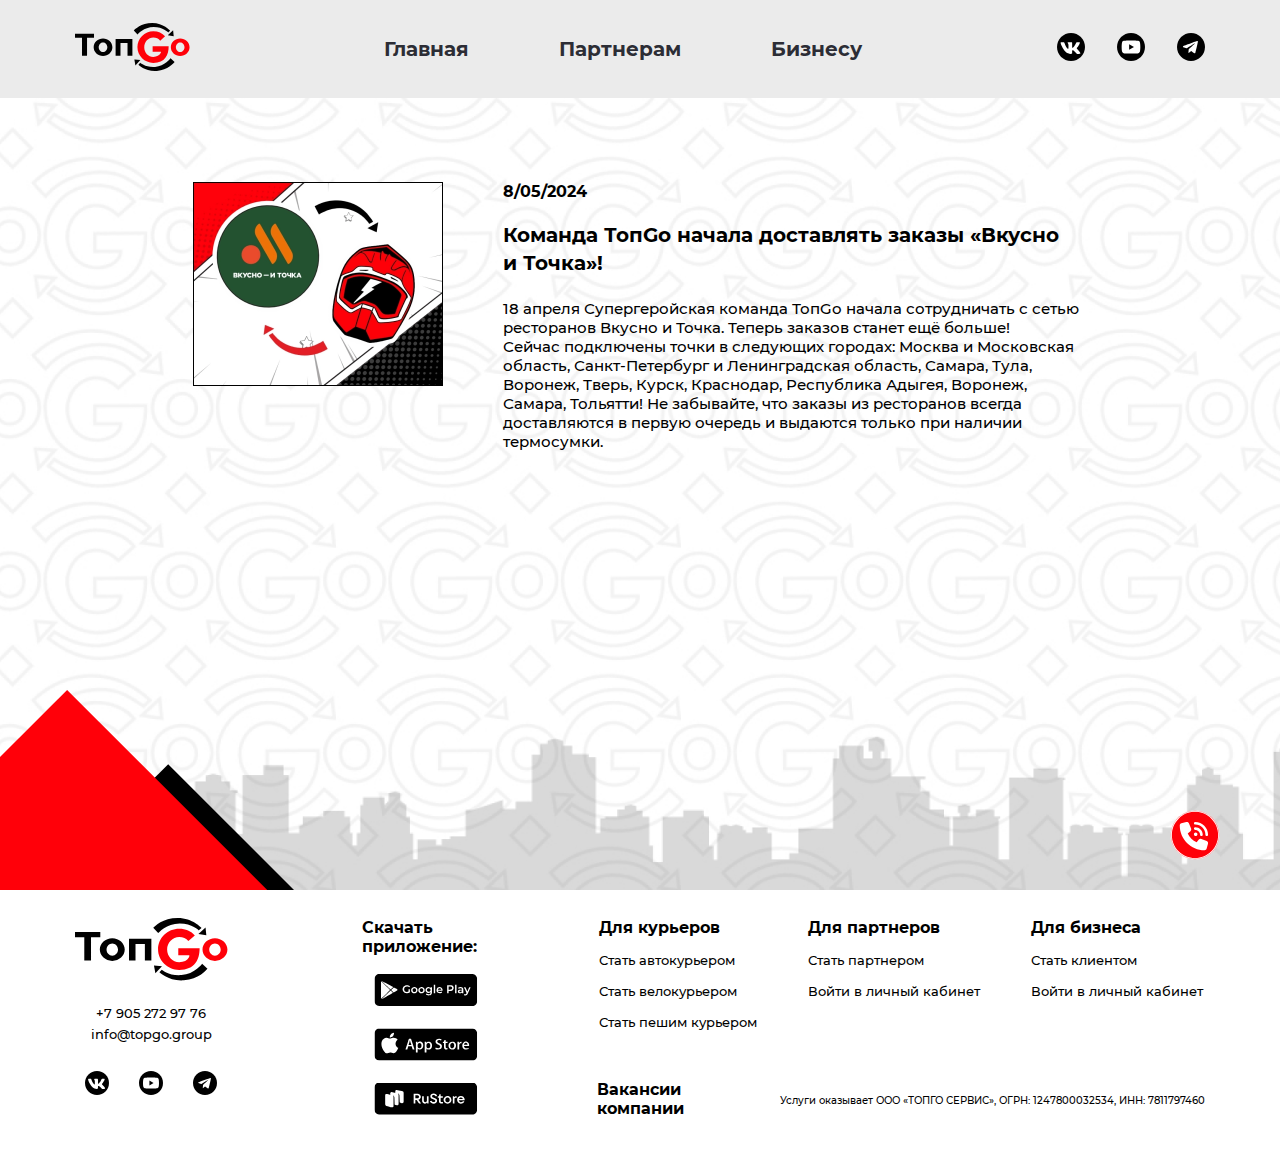
<file: news3.html>
<!DOCTYPE html>
<html lang="en">

<head>
    <meta charset="UTF-8">
    <meta name="viewport" content="width=device-width, initial-scale=1.0">
    <title>Новости</title>
    <link rel="stylesheet" href="css/style.css">
</head>

<style>
    .newsPage {
        background-image: url("../img/newsPage-bg.jpg");
    }

    .newsPage {
        background-position: bottom;
        background-repeat: no-repeat;
        background-size: cover;
        position: relative;
        padding-top: 84px;
        padding-bottom: 100px;
        min-height: 88vh;
    }

    .newsPage__box {

        display: flex;
        justify-content: center;
        gap: 60px;
    }

    .newsPage__box img {
        min-width: 250px;
        width: 17.3vw;
    }

    .newsPage__content {
        width: 40.6vw;
        min-width: 585px;
    }

    .newsPage__date {
        padding-top: 0 !important;
        padding-bottom: 20px;
        text-align: start;
        font-size: 16px;
        font-weight: 700;
        font-family: Montserrat;
    }

    .newsPage__heading {
        font-size: 20px;
        font-weight: 700;
        font-family: Montserrat;
        padding-bottom: 22px;
        padding-top: 0;
        max-width: 100%;
        text-align: start;
    }

    .newsPage__text {
        font-size: 15px;
        font-weight: 500;
        font-family: Montserrat;
        line-height: 19px;
    }

    .newsPage__el {
        position: absolute;
        bottom: 0;
        left: 0;
    }


    @media (min-width: 767px) and (max-width: 1024px) {
        .header__logo-icon {
            display: block;
            visibility: visible;
        }

        .header__logo {
            display: block;
            visibility: visible;
        }

        .newsPage {
            background-image: url("/img/tablet-bg-news-vertical.jpg");
            min-height: 85vh;
            padding-top: 50px;
            padding-right: 40px;
            padding-left: 40px;
        }

        .newsPage__box {
            flex-direction: column;
            align-items: center;
        }

        .newsPage__date {
            text-align: center;
        }

        .newsPage__heading {
            text-align: center;
        }

        .newsPage__el {
            display: none;
        }
    }

    @media (min-width: 767px) and (max-width: 1024px) and (max-height: 1024px) {
        .header__logo-icon {
            display: block;
            visibility: visible;
        }

        .header__logo {
            display: block;
            visibility: visible;
        }


        .newsPage {
            background-image: url("/img/tablet-bg-newsPage-horizontal.jpg");
            padding-right: 40px;
            padding-left: 40px;
        }

        .newsPage {
            padding-top: 50px;
        }

        .newsPage__box {
            flex-direction: column;
            align-items: center;
        }

        .newsPage__date {
            text-align: center;
        }

        .newsPage__heading {
            text-align: center;
        }

        .newsPage__el {
            display: none;
        }
    }

    @media (max-width: 767px) {

        /* background-image: url("/img/mobile-newsPage-bg.webp"); */

        .newsPage {
            background-image: url("/img/mobile-newsPage-bg.jpg");
            padding-top: 54px;
            padding-right: 30px;
            padding-left: 30px;
        }

        .newsPage__box {
            align-items: center;
            justify-content: center;
            flex-direction: column;
        }

        .newsPage__box img {
            min-width: 250px;
            width: 100%;
        }

        .newsPage__content {
            width: 100%;
            min-width: 260px;
        }

        .newsPage__heading {
            font-size: 18px;
        }

        .newsPage__text {
            font-size: 13px;
        }

        .newsPage__el {
            display: none;
        }
    }
</style>

<body>
    <header>
        <div class="header center">
            <a class="header__logo-icon" href="#"><img class="header__logo" src="img/logo.svg" alt="logo"></a>
            <nav class="header__menu">
                <ul>
                    <a href="index.html" id="header-news" class="header__link">
                        <li class="header__li">Главная</li>
                    </a>
                    <a href="partner.html" class="header__link">
                        <li class="header__li">Партнерам</li>
                    </a>
                    <a href="https://spb.hh.ru/employer/11013820?hhtmFrom=vacancy" class="header__link">
                        <li class="header__li">Бизнесу</li>
                    </a>
                </ul>
            </nav>
            <div class="header__medias">
                <a href="https://vk.com/topgovacancy" class="header__media">
                    <svg class="header__media-icon" width="28" height="28" viewBox="0 0 24 24" fill="none"
                        xmlns="http://www.w3.org/2000/svg">
                        <path
                            d="M24 12.0006C24 18.628 18.628 24 12.0006 24C5.37323 24 0 18.628 0 12.0006C0 5.37323 5.37323 0 12.0006 0C18.628 0 24 5.37323 24 12.0006Z"
                            fill="black" />
                        <path fill-rule="evenodd" clip-rule="evenodd"
                            d="M3.63511 7.85728C3.12689 7.90337 3.05412 8.17628 3.14994 8.68206C3.32702 9.61965 3.87163 10.8398 4.28887 11.6658C4.4417 11.9691 4.60423 12.2735 4.77282 12.5561C5.25678 13.3676 5.9918 14.5611 6.57279 15.2124L6.73168 15.4016C6.78263 15.4635 6.83963 15.5156 6.89058 15.5751L7.78571 16.4011C8.28179 16.7989 8.82761 17.1373 9.50441 17.4321C10.1655 17.7207 10.9745 17.9112 11.792 17.893C12.1983 17.8833 12.6689 17.859 12.88 17.6079C13.0025 17.4612 12.9952 17.2622 12.9952 17.0488C12.994 16.6376 12.9552 15.2718 13.0631 15.0559C13.1444 14.8946 13.3518 14.8619 13.5738 14.8886C13.951 14.9334 14.3961 15.2694 14.6811 15.5047L15.2257 15.9875C15.4465 16.1827 15.5751 16.3586 15.7376 16.503C15.7995 16.5588 15.8383 16.6267 15.9013 16.6873C16.0978 16.8729 16.5442 17.426 16.7334 17.5776C16.7977 17.6285 16.8547 17.6783 16.9299 17.728C17.2732 17.956 17.6831 17.8954 18.138 17.8954C18.4097 17.8954 19.3011 17.9075 19.5025 17.8845C19.944 17.8323 20.1187 17.5339 19.9683 17.0779C19.836 16.6764 19.4297 16.15 19.1677 15.8225L18.2956 14.8061C18.2653 14.7745 18.2423 14.743 18.2119 14.7078L17.5279 14.0177C16.7358 13.2329 16.8511 13.1929 17.4684 12.316C17.6601 12.0431 17.8359 11.7762 18.0215 11.4936L18.8075 10.2407C18.8936 10.0975 18.9858 9.94835 19.0622 9.80037C19.2235 9.48744 19.3824 9.21696 19.517 8.88098C20.0046 7.66564 19.2454 7.85243 18.1222 7.85243C17.785 7.85243 17.0973 7.80755 16.828 7.92884C16.5078 8.07318 16.4168 8.3752 16.2592 8.73422C16.1282 9.03381 15.962 9.36979 15.8079 9.65846C15.4708 10.2892 15.1433 10.8289 14.7758 11.3602C14.6072 11.6052 14.2396 12.0855 14.0056 12.2978C13.9425 12.3548 13.8928 12.4009 13.8236 12.4627C13.7351 12.5416 13.5483 12.6871 13.3821 12.7162C12.92 12.7999 12.9952 12.1001 12.9952 11.7459V8.99621C12.9952 8.6105 13.0631 8.03679 12.7247 7.89609C12.5355 7.81725 11.6852 7.85243 11.4148 7.85243C11.171 7.85243 9.55414 7.82332 9.3904 7.88033C9.23757 7.93248 9.09202 8.06469 9.08838 8.2721C9.08353 8.74877 9.82341 8.82155 9.82341 10.2807C9.82341 10.7392 9.82341 11.1964 9.82341 11.6549C9.82341 12.0843 9.84888 12.6022 9.81735 13.0207C9.80279 13.2147 9.7749 13.4367 9.60994 13.4925C8.82639 13.7605 7.32965 10.8022 6.98033 9.98595C6.84206 9.66574 6.70621 9.34432 6.58128 9.01076C6.47818 8.73179 6.33627 8.23328 6.15555 8.05984C6.01606 7.9252 5.91782 7.86941 5.68372 7.85485L3.63511 7.85728Z"
                            fill="white" />
                    </svg>

                </a>
                <a href="https://www.youtube.com/@TopGo10" class="header__media">
                    <svg class="header__media-icon" width="28" height="28" viewBox="0 0 24 24" fill="none"
                        xmlns="http://www.w3.org/2000/svg">
                        <path
                            d="M24 12.0011C24 18.6272 18.6272 24 12.0011 24C5.37283 24 0 18.6272 0 12.0011C0 5.37283 5.37283 0 12.0011 0C18.6272 0 24 5.37283 24 12.0011Z"
                            fill="black" />
                        <path
                            d="M10.4014 14.3996V9.60046L14.557 12.0011L10.4014 14.3996ZM19.6666 8.14926C19.4821 7.46078 18.9399 6.91855 18.2514 6.73405C17.005 6.40106 12.0011 6.40106 12.0011 6.40106C12.0011 6.40106 6.99727 6.40106 5.74856 6.73405C5.06008 6.91855 4.51785 7.46078 4.33561 8.14926C4.00037 9.39797 4.00037 12.0011 4.00037 12.0011C4.00037 12.0011 4.00037 14.6043 4.33561 15.8508C4.51785 16.5392 5.06008 17.0815 5.74856 17.266C6.99727 17.6012 12.0011 17.6012 12.0011 17.6012C12.0011 17.6012 17.005 17.6012 18.2514 17.266C18.9399 17.0815 19.4821 16.5392 19.6666 15.8508C19.9996 14.6043 19.9996 12.0011 19.9996 12.0011C19.9996 12.0011 19.9996 9.39797 19.6666 8.14926Z"
                            fill="white" />
                    </svg>

                </a>
                <a href="https://t.me/topgosuperteam" class="header__media">
                    <svg class="header__media-icon" width="28" height="28" viewBox="0 0 24 24" fill="none"
                        xmlns="http://www.w3.org/2000/svg">
                        <path
                            d="M12.0002 0C5.37305 0 0.000549316 5.3732 0.000549316 12.0007C0.000549316 18.6261 5.37305 24.0003 12.0002 24.0003C18.6274 24.0003 23.9999 18.6261 23.9999 12.0007C23.9999 5.3732 18.6274 0 12.0002 0Z"
                            fill="black" />
                        <path
                            d="M17.8413 7.12592C17.7954 6.99077 17.7407 6.95525 17.655 6.92146C17.4679 6.85214 17.1513 6.95699 17.1513 6.95699C17.1513 6.95699 5.93644 10.9891 5.29588 11.4353C5.15794 11.5311 5.11161 11.5883 5.08862 11.6537C4.97786 11.9704 5.32304 12.1107 5.32304 12.1107L8.21376 13.0529C8.21376 13.0529 8.32139 13.069 8.35971 13.0442C9.01733 12.628 14.9757 8.86648 15.3195 8.74004C15.3735 8.72437 15.4139 8.74213 15.4031 8.7794C15.2655 9.26287 10.0902 13.8617 10.0902 13.8617C10.0902 13.8617 10.0707 13.8868 10.0581 13.915L10.0515 13.9116L9.7819 16.7789C9.7819 16.7789 9.66869 17.6574 10.5472 16.7789C11.1668 16.1586 11.7663 15.6396 12.0665 15.3888C13.0603 16.075 14.13 16.8343 14.5919 17.2307C14.8235 17.4296 15.0175 17.4616 15.177 17.4564C15.6152 17.4404 15.7375 16.9587 15.7375 16.9587C15.7375 16.9587 17.7814 8.73307 17.8497 7.63099C17.8563 7.52266 17.8657 7.45474 17.8664 7.3802C17.8675 7.27709 17.8581 7.17399 17.8413 7.12592Z"
                            fill="white" />
                    </svg>

                </a>
            </div>
            <div class="header__burger-menu">
                <a href="index.html" class="header__burger-menu_link">Главная</a>
                <a href="partner.html" class="header__burger-menu_link">Партнерам</a>
                <a href="client.html" class="header__burger-menu_link">Бизнесу</a>
            </div>
            <svg class="header__burger" width="34" height="30" viewBox="0 0 34 30" fill="none"
                xmlns="http://www.w3.org/2000/svg">
                <path d="M2 2H32" stroke="#8C8C8C" stroke-width="3.5" stroke-linecap="round" stroke-linejoin="round" />
                <path d="M2 15H32" stroke="#8C8C8C" stroke-width="3.5" stroke-linecap="round" stroke-linejoin="round" />
                <path d="M13.3333 28L31.9999 28" stroke="#8C8C8C" stroke-width="3.5" stroke-linecap="round"
                    stroke-linejoin="round" />
            </svg>
            <svg class="header__burger-close" width="24" height="24" viewBox="0 0 24 24" fill="none"
                xmlns="http://www.w3.org/2000/svg">
                <path
                    d="M2 0.335786C1.55862 0.335786 1.13532 0.511122 0.823224 0.823222C0.511124 1.13532 0.335788 1.55862 0.335789 2C0.335789 2.44137 0.511124 2.86467 0.823225 3.17677L20.8232 23.1768C21.1353 23.4889 21.5586 23.6642 22 23.6642C22.4414 23.6642 22.8647 23.4889 23.1768 23.1768C23.4889 22.8647 23.6642 22.4414 23.6642 22C23.6642 21.5586 23.4889 21.1353 23.1768 20.8232L3.17678 0.823222C2.86468 0.511122 2.44138 0.335786 2 0.335786Z"
                    fill="#8C8C8C" stroke="#8C8C8C" stroke-width="0.5" />
                <path
                    d="M23.6642 2C23.6642 1.55862 23.4889 1.13532 23.1768 0.823224C22.8647 0.511124 22.4414 0.335788 22 0.335788C21.5586 0.335788 21.1353 0.511124 20.8232 0.823224L0.823245 20.8232C0.511146 21.1353 0.335807 21.5586 0.335808 22C0.335807 22.4414 0.511146 22.8647 0.823245 23.1768C1.13534 23.4889 1.55864 23.6642 2.00002 23.6642C2.4414 23.6642 2.8647 23.4889 3.1768 23.1768L23.1768 3.17678C23.4889 2.86468 23.6642 2.44138 23.6642 2Z"
                    fill="#8C8C8C" stroke="#8C8C8C" stroke-width="0.5" />
            </svg>
        </div>
    </header>

    <div class="header__form">
        <form action="#">
            <input id="header__form-name" class="header__form-input" type="text" name="name" placeholder="Ваше имя"
                required>
            <input id="header__form-number" class="header__form-input" type="tel" name="number"
                placeholder="Номер телефона" required>
            <button class="header__form-btn">Заказать звонок</button>
        </form>
    </div>

    <main class="main newsPage">
        <div class="top__tel">
            <svg class="top__tel_form-close" width="48" height="48" viewBox="0 0 48 48" fill="none"
                xmlns="http://www.w3.org/2000/svg">
                <path
                    d="M24.0187 47.25C36.8284 47.25 47.25 36.8284 47.25 24.0187C47.25 11.1719 36.8286 0.75 24.0187 0.75C11.1716 0.75 0.75 11.1716 0.75 24.0187C0.75 36.8286 11.1719 47.25 24.0187 47.25Z"
                    fill="white" stroke="white" stroke-width="0.5" />
                <path fill-rule="evenodd" clip-rule="evenodd"
                    d="M24.0187 46.2127C30.1296 46.2127 35.6781 43.7384 39.6895 39.6895C43.7384 35.6781 46.2127 30.1296 46.2127 24.0187C46.2127 17.8704 43.7384 12.3219 39.6895 8.31051C35.6781 4.26161 30.1296 1.78729 24.0187 1.78729C17.8704 1.78729 12.3219 4.26161 8.31051 8.31051C4.26161 12.3219 1.78729 17.8704 1.78729 24.0187C1.78729 30.1296 4.26161 35.6781 8.31051 39.6895C12.3219 43.7384 17.8704 46.2127 24.0187 46.2127ZM24.0187 47C36.6903 47 47 36.6903 47 24.0187C47 11.3097 36.6903 1 24.0187 1C11.3097 1 1 11.3097 1 24.0187C1 36.6903 11.3097 47 24.0187 47Z"
                    fill="white" />
                <path
                    d="M14.7818 13.3055C14.3903 13.3055 14.0148 13.4611 13.738 13.7379C13.4611 14.0147 13.3056 14.3902 13.3056 14.7817C13.3056 15.1733 13.4611 15.5487 13.738 15.8256L31.0792 33.1668C31.3561 33.4437 31.7316 33.5992 32.1231 33.5992C32.5146 33.5992 32.8901 33.4437 33.1669 33.1668C33.4438 32.89 33.5993 32.5145 33.5993 32.123C33.5993 31.7315 33.4438 31.356 33.1669 31.0792L15.8256 13.7379C15.5488 13.4611 15.1733 13.3055 14.7818 13.3055Z"
                    fill="#8C8C8C" stroke="#8C8C8C" stroke-width="0.5" />
                <path
                    d="M33.5992 14.7817C33.5992 14.3902 33.4437 14.0147 33.1669 13.7379C32.89 13.4611 32.5145 13.3055 32.123 13.3055C31.7315 13.3055 31.356 13.4611 31.0792 13.7379L13.7379 31.0792C13.4611 31.356 13.3055 31.7315 13.3055 32.123C13.3055 32.5145 13.4611 32.89 13.7379 33.1668C14.0148 33.4437 14.3902 33.5992 14.7817 33.5992C15.1733 33.5992 15.5487 33.4437 15.8256 33.1668L33.1669 15.8256C33.4437 15.5487 33.5992 15.1733 33.5992 14.7817Z"
                    fill="#8C8C8C" stroke="#8C8C8C" stroke-width="0.5" />
            </svg>

            <!-- <img class="heartbeat" src="img/tel.svg"> -->
            <svg class="top__tel_icon heartbeat" width="48" height="48" viewBox="0 0 48 48" fill="none"
                xmlns="http://www.w3.org/2000/svg">
                <path
                    d="M24.0187 47.25C36.8284 47.25 47.25 36.8284 47.25 24.0187C47.25 11.1719 36.8286 0.75 24.0187 0.75C11.1716 0.75 0.75 11.1716 0.75 24.0187C0.75 36.8286 11.1719 47.25 24.0187 47.25Z"
                    fill="#FF0009" stroke="white" stroke-width="0.5" />
                <path fill-rule="evenodd" clip-rule="evenodd"
                    d="M18.1328 12.7718C17.7205 11.7596 16.6333 11.2347 15.5835 11.5347L10.9348 12.8093C9.99756 13.0717 9.36023 13.8965 9.36023 14.8713C9.36023 27.9927 20.0073 38.6398 33.1663 38.6398C34.1035 38.6398 34.9283 38.0025 35.1907 37.0652L36.4654 32.4165C36.7653 31.3668 36.2404 30.2796 35.2282 29.8672L30.1296 27.7678C29.2673 27.3929 28.2926 27.6553 27.6927 28.3676L25.5558 30.9919C21.8068 29.2299 18.7702 26.1932 17.0082 22.4442L19.6324 20.3073C20.3447 19.7449 20.6072 18.7327 20.2323 17.8704L18.1328 12.7718ZM36.5403 23.7563C36.5403 16.9707 31.0293 11.4597 24.2437 11.4597C23.5314 11.4597 22.969 12.022 22.969 12.7343C22.969 13.4466 23.5314 14.009 24.2437 14.009C29.6422 14.009 33.991 18.3953 33.991 23.7563C33.991 24.4686 34.5534 25.031 35.2657 25.031C35.978 25.031 36.5403 24.4686 36.5403 23.7563ZM25.8557 22.1443C25.5558 21.8444 25.106 21.6569 24.6561 21.6569C24.2062 21.6569 23.7563 21.8444 23.4564 22.1443C23.119 22.4817 22.969 22.8941 22.969 23.344C22.969 23.7938 23.119 24.2437 23.4564 24.5436C23.7563 24.881 24.2062 25.031 24.6561 25.031C25.106 25.031 25.5558 24.881 25.8557 24.5436C26.1932 24.2437 26.3431 23.7938 26.3431 23.344C26.3431 22.8941 26.1932 22.4817 25.8557 22.1443ZM24.2437 16.5583C23.5314 16.5583 22.969 17.1206 22.969 17.8329C22.969 18.5453 23.5314 19.1076 24.2437 19.1076C26.793 19.1076 28.8924 21.207 28.8924 23.7563C28.8924 24.4686 29.4548 25.031 30.1671 25.031C30.8794 25.031 31.4417 24.4686 31.4417 23.7563C31.4417 19.7824 28.2176 16.5583 24.2437 16.5583Z"
                    fill="white" />
                <path fill-rule="evenodd" clip-rule="evenodd"
                    d="M24.0187 46.2127C30.1296 46.2127 35.6781 43.7384 39.6895 39.6895C43.7384 35.6781 46.2127 30.1296 46.2127 24.0187C46.2127 17.8704 43.7384 12.3219 39.6895 8.31051C35.6781 4.26161 30.1296 1.78729 24.0187 1.78729C17.8704 1.78729 12.3219 4.26161 8.31051 8.31051C4.26161 12.3219 1.78729 17.8704 1.78729 24.0187C1.78729 30.1296 4.26161 35.6781 8.31051 39.6895C12.3219 43.7384 17.8704 46.2127 24.0187 46.2127ZM24.0187 47C36.6903 47 47 36.6903 47 24.0187C47 11.3097 36.6903 1 24.0187 1C11.3097 1 1 11.3097 1 24.0187C1 36.6903 11.3097 47 24.0187 47Z"
                    fill="white" />
            </svg>
        </div>

        <div class="newsPage__box center">
            <picture>
                <source srcset="img/news-photo2.webp" type="image/webp"><img src="img/news-photo2.jpg" alt="Image 2">
            </picture>

            <div class="newsPage__content">
                <p class="newsPage__date news__date">8/05/2024</p>
                <h4 class="newsPage__heading news__heading">Команда ТопGo
                    начала доставлять заказы
                    &laquo;Вкусно и&nbsp;Точка&raquo;!</h4>
                <p class="newsPage__text">
                    18 апреля Супергеройская команда ТопGo начала сотрудничать с сетью ресторанов Вкусно и Точка. Теперь
                    заказов станет ещё больше! <br>
                    Сейчас подключены точки в следующих городах: Москва и Московская область, Санкт-Петербург и
                    Ленинградская область, Самара, Тула, Воронеж, Тверь, Курск, Краснодар, Республика Адыгея, Воронеж,
                    Самара, Тольятти!
                    Не забывайте, что заказы из ресторанов всегда доставляются в первую очередь и выдаются только при
                    наличии термосумки.
                </p>
            </div>
        </div>

        <img class="newsPage__el" src="img/newsPage-el.svg">
    </main>

    <footer class="footer center">
        <div class="footer__contacts">
            <a href="." class="footer__logo-link">
                <img src="img/footer-logo.svg" alt="logo">
            </a>
            <div class="footer__contacts-text">
                <p class="footer__tel">+7&nbsp;905&nbsp;272 97 76</p>
                <p class="footer__mail">info@topgo.group</p>
            </div>
            <div class="footer__medias">
                <a href="https://vk.com/topgovacancy" class="footer__media-link"><svg width="24" height="24"
                        viewBox="0 0 24 24" fill="none" xmlns="http://www.w3.org/2000/svg">
                        <g clip-path="url(#clip0_118_1149)">
                            <path
                                d="M24 12.0006C24 18.628 18.628 24 12.0006 24C5.37323 24 0 18.628 0 12.0006C0 5.37323 5.37323 0 12.0006 0C18.628 0 24 5.37323 24 12.0006Z"
                                fill="black" />
                            <path fill-rule="evenodd" clip-rule="evenodd"
                                d="M3.63511 7.85722C3.12689 7.90331 3.05412 8.17622 3.14994 8.682C3.32702 9.61959 3.87163 10.8398 4.28887 11.6658C4.4417 11.969 4.60423 12.2735 4.77282 12.5561C5.25678 13.3675 5.9918 14.561 6.57279 15.2124L6.73168 15.4016C6.78263 15.4634 6.83963 15.5156 6.89058 15.575L7.78571 16.401C8.28179 16.7988 8.82761 17.1373 9.50441 17.432C10.1655 17.7207 10.9745 17.9111 11.792 17.8929C12.1983 17.8832 12.6689 17.8589 12.88 17.6079C13.0025 17.4611 12.9952 17.2622 12.9952 17.0487C12.994 16.6375 12.9552 15.2718 13.0631 15.0559C13.1444 14.8946 13.3518 14.8618 13.5738 14.8885C13.951 14.9334 14.3961 15.2694 14.6811 15.5047L15.2257 15.9874C15.4465 16.1827 15.5751 16.3586 15.7376 16.5029C15.7995 16.5587 15.8383 16.6266 15.9013 16.6873C16.0978 16.8728 16.5442 17.4259 16.7334 17.5775C16.7977 17.6285 16.8547 17.6782 16.9299 17.7279C17.2732 17.956 17.6831 17.8953 18.138 17.8953C18.4097 17.8953 19.3011 17.9075 19.5025 17.8844C19.944 17.8323 20.1187 17.5339 19.9683 17.0778C19.836 16.6763 19.4297 16.1499 19.1677 15.8224L18.2956 14.806C18.2653 14.7745 18.2423 14.743 18.2119 14.7078L17.5279 14.0176C16.7358 13.2329 16.8511 13.1928 17.4684 12.3159C17.6601 12.043 17.8359 11.7762 18.0215 11.4935L18.8075 10.2406C18.8936 10.0975 18.9858 9.94829 19.0622 9.80031C19.2235 9.48738 19.3824 9.2169 19.517 8.88092C20.0046 7.66558 19.2454 7.85237 18.1222 7.85237C17.785 7.85237 17.0973 7.80749 16.828 7.92878C16.5078 8.07312 16.4168 8.37513 16.2592 8.73416C16.1282 9.03375 15.962 9.36973 15.8079 9.6584C15.4708 10.2891 15.1433 10.8289 14.7758 11.3601C14.6072 11.6051 14.2396 12.0854 14.0056 12.2977C13.9425 12.3547 13.8928 12.4008 13.8236 12.4627C13.7351 12.5415 13.5483 12.6871 13.3821 12.7162C12.92 12.7999 12.9952 12.1 12.9952 11.7458V8.99615C12.9952 8.61044 13.0631 8.03673 12.7247 7.89603C12.5355 7.81719 11.6852 7.85237 11.4148 7.85237C11.171 7.85237 9.55414 7.82326 9.3904 7.88026C9.23757 7.93242 9.09202 8.06463 9.08838 8.27204C9.08353 8.74871 9.82341 8.82149 9.82341 10.2806C9.82341 10.7391 9.82341 11.1964 9.82341 11.6549C9.82341 12.0842 9.84888 12.6022 9.81735 13.0206C9.80279 13.2147 9.7749 13.4366 9.60994 13.4924C8.82639 13.7605 7.32965 10.8022 6.98033 9.98589C6.84206 9.66568 6.70621 9.34426 6.58128 9.0107C6.47818 8.73173 6.33627 8.23322 6.15555 8.05978C6.01606 7.92514 5.91782 7.86935 5.68372 7.85479L3.63511 7.85722Z"
                                fill="white" />
                        </g>
                        <defs>
                            <clipPath id="clip0_118_1149">
                                <rect width="24" height="24" fill="white" />
                            </clipPath>
                        </defs>
                    </svg>
                </a>
                <a href="https://www.youtube.com/@TopGo10" class="footer__media-link"><svg width="24" height="24"
                        viewBox="0 0 24 24" fill="none" xmlns="http://www.w3.org/2000/svg">
                        <g clip-path="url(#clip0_118_1156)">
                            <path
                                d="M24 12.0011C24 18.6272 18.6272 24 12.0011 24C5.37283 24 0 18.6272 0 12.0011C0 5.37283 5.37283 0 12.0011 0C18.6272 0 24 5.37283 24 12.0011Z"
                                fill="black" />
                            <path
                                d="M10.4014 14.3996V9.60052L14.557 12.0012L10.4014 14.3996ZM19.6666 8.14932C19.4821 7.46084 18.9399 6.91861 18.2514 6.73411C17.005 6.40112 12.0011 6.40112 12.0011 6.40112C12.0011 6.40112 6.99727 6.40112 5.74856 6.73411C5.06008 6.91861 4.51785 7.46084 4.33561 8.14932C4.00037 9.39803 4.00037 12.0012 4.00037 12.0012C4.00037 12.0012 4.00037 14.6044 4.33561 15.8508C4.51785 16.5393 5.06008 17.0815 5.74856 17.266C6.99727 17.6013 12.0011 17.6013 12.0011 17.6013C12.0011 17.6013 17.005 17.6013 18.2514 17.266C18.9399 17.0815 19.4821 16.5393 19.6666 15.8508C19.9996 14.6044 19.9996 12.0012 19.9996 12.0012C19.9996 12.0012 19.9996 9.39803 19.6666 8.14932Z"
                                fill="white" />
                        </g>
                        <defs>
                            <clipPath id="clip0_118_1156">
                                <rect width="24" height="24" fill="white" />
                            </clipPath>
                        </defs>
                    </svg>
                </a>
                <a href="https://t.me/topgosuperteam" class="footer__media-link"><svg width="24" height="24"
                        viewBox="0 0 24 24" fill="none" xmlns="http://www.w3.org/2000/svg">
                        <g clip-path="url(#clip0_118_1162)">
                            <path
                                d="M12.0002 0C5.37305 0 0.000549316 5.3732 0.000549316 12.0007C0.000549316 18.6261 5.37305 24.0003 12.0002 24.0003C18.6274 24.0003 23.9999 18.6261 23.9999 12.0007C23.9999 5.3732 18.6274 0 12.0002 0Z"
                                fill="black" />
                            <path
                                d="M17.8413 7.12586C17.7954 6.99071 17.7407 6.95518 17.655 6.9214C17.4679 6.85208 17.1513 6.95693 17.1513 6.95693C17.1513 6.95693 5.93644 10.9891 5.29588 11.4353C5.15794 11.5311 5.11161 11.5882 5.08862 11.6537C4.97786 11.9703 5.32304 12.1107 5.32304 12.1107L8.21376 13.0529C8.21376 13.0529 8.32139 13.0689 8.35971 13.0442C9.01733 12.6279 14.9757 8.86642 15.3195 8.73998C15.3735 8.72431 15.4139 8.74207 15.4031 8.77934C15.2655 9.26281 10.0902 13.8617 10.0902 13.8617C10.0902 13.8617 10.0707 13.8868 10.0581 13.915L10.0515 13.9115L9.7819 16.7789C9.7819 16.7789 9.66869 17.6573 10.5472 16.7789C11.1668 16.1585 11.7663 15.6395 12.0665 15.3887C13.0603 16.0749 14.13 16.8343 14.5919 17.2306C14.8235 17.4295 15.0175 17.4616 15.177 17.4564C15.6152 17.4403 15.7375 16.9586 15.7375 16.9586C15.7375 16.9586 17.7814 8.73301 17.8497 7.63093C17.8563 7.5226 17.8657 7.45468 17.8664 7.38014C17.8675 7.27703 17.8581 7.17393 17.8413 7.12586Z"
                                fill="white" />
                        </g>
                        <defs>
                            <clipPath id="clip0_118_1162">
                                <rect width="24" height="24" fill="white" />
                            </clipPath>
                        </defs>
                    </svg>
                </a>
            </div>
        </div>
        <div class="footer__apps">
            <p class="footer__apps_title">Скачать приложение:</p>
            <a href="https://play.google.com/store/apps/details?id=com.topgoapp" class="footer__apps_link">
                <svg class="footer__apps_icon" width="103" height="32" viewBox="0 0 103 32" fill="none"
                    xmlns="http://www.w3.org/2000/svg">
                    <g clip-path="url(#clip0_118_1178)">
                        <path fill-rule="evenodd" clip-rule="evenodd"
                            d="M0.0462341 27.0161V4.90271C0.0462341 3.83932 0.312527 2.93394 0.840817 2.14814C1.07704 1.80222 1.33045 1.4691 1.66117 1.20432C2.503 0.529561 3.3663 0 4.58609 0H98.1622C98.7463 0 99.5366 0.26478 99.9403 0.465501C100.469 0.730282 100.829 0.995062 101.225 1.38796C101.968 2.12679 102.62 3.32257 102.62 4.43294V27.4859C102.62 29.8006 100.404 32 98.0806 32H4.58609C3.86453 32 3.18162 31.7395 2.68339 31.4918C2.03054 31.1672 2.03913 31.0903 1.61822 30.7572L1.05557 30.1551C0.351182 29.2155 0.0462341 28.3059 0.0462341 27.0161ZM80.6084 10.8005L82.0171 10.8218L81.9871 19.2051L80.6041 19.1966L80.6084 10.8005ZM38.139 16.6641C38.5985 18.8976 42.1248 18.3296 41.5535 15.6733C41.0811 13.4611 37.5849 13.9907 38.139 16.6641ZM46.7677 14.3152C44.5214 14.6355 44.8693 18.4706 47.3905 18.0222C49.4865 17.6463 49.1987 13.9736 46.7677 14.3152ZM53.919 14.328C51.5996 14.7466 52.1838 18.1375 54.7007 17.672C56.8396 17.2791 56.4144 13.8753 53.919 14.328ZM63.4454 15.6776L66.7397 15.6733C66.7354 14.8491 65.9494 14.2298 65.099 14.2298C64.2614 14.2255 63.4067 14.879 63.4454 15.6776ZM74.11 15.6562C75.6777 15.6519 77.7178 15.9552 77.7178 14.0846C77.7135 12.2397 75.6476 12.5429 74.1186 12.5258L74.11 15.6562ZM87.3988 16.6128C86.8662 16.6128 85.8311 16.553 85.3716 16.6854C84.6285 16.899 84.6972 17.6591 85.028 17.9624C85.4618 18.3595 87.5964 18.5731 87.3988 16.6128ZM59.2921 10.7919L60.6836 10.8133V19.1966L59.2749 19.2009L59.2921 10.7919ZM46.2695 13.1664C48.2023 12.7137 49.7614 13.8583 50.1307 15.3786C50.6032 17.3388 49.3791 18.8549 47.8544 19.1923C43.5121 20.1489 42.2837 14.0932 46.2695 13.1664ZM39.0323 13.1835C40.9565 12.7095 42.5371 13.8241 42.9236 15.3188C43.4262 17.2662 42.2236 18.8336 40.7074 19.1838C36.3737 20.1831 35.068 14.1658 39.0323 13.1835ZM67.6846 18.2784C67.0274 19.3418 64.7897 19.5639 63.4797 18.825C62.3759 18.2015 61.5427 16.6128 62.2599 14.879C62.7582 13.6789 64.1798 12.7009 65.9794 13.192C67.6073 13.6319 68.4061 15.4598 68.0582 16.6342L63.4325 16.6385C63.5484 17.3858 64.124 17.877 64.8498 18.0179C65.9666 18.2314 66.3961 17.7915 66.9458 17.4371C67.1649 17.5823 67.5171 18.0649 67.6846 18.2784ZM56.0364 18.1759C55.3836 18.8677 53.8588 19.171 52.7035 18.6457C49.7098 17.2833 50.9812 12.4404 54.705 13.1323C55.4909 13.2817 55.667 13.5422 56.1137 13.8839L56.1524 13.1451H57.4323C57.5612 13.696 57.4667 16.237 57.4667 16.9887C57.4667 18.1631 57.5697 19.4101 56.9641 20.3027C55.6842 22.1946 52.085 21.4301 51.3462 20.5931L51.9819 19.5681C52.3384 19.7432 52.6906 19.9909 53.163 20.119C54.6148 20.5077 56.3113 20.1532 56.0364 18.1759ZM72.6582 11.2831C73.3283 11.1891 76.193 11.2318 76.8373 11.3599C79.715 11.9194 79.861 15.2633 77.9197 16.4292C76.8888 17.0484 75.4242 16.9032 74.1143 16.9161L74.0885 19.2051L72.6411 19.1966L72.6582 11.2831ZM83.6106 13.8241C84.7531 12.8931 87.1583 12.7436 88.2192 13.8241C88.8205 14.4391 88.8291 15.1907 88.8248 16.2157C88.8248 16.8563 88.9064 18.6969 88.799 19.2051L87.5062 19.1838L87.4718 18.5175C87.2055 19.3631 83.9327 19.9012 83.4517 17.8812C83.194 16.7965 83.8425 16.1217 84.5469 15.8527C85.2857 15.5708 86.5613 15.6519 87.416 15.6562C87.3945 14.7508 86.9951 14.328 86.1146 14.2768C85.0838 14.2085 84.7917 14.5587 84.1174 14.8448L83.6106 13.8241ZM89.9372 19.9012C90.444 20.0977 91.2901 20.8023 91.9387 19.6023C92.1921 19.1325 91.9988 18.966 91.8098 18.5133C91.6552 18.146 91.5006 17.7873 91.346 17.4328C91.0195 16.694 90.7404 16.0064 90.4182 15.2719C90.2293 14.8362 89.5979 13.4953 89.5335 13.1451H90.9723L92.8492 17.5524C93.3174 16.6342 94.4083 13.7259 94.7433 13.1451H96.0276C96.019 13.4483 94.0304 17.9197 93.7469 18.5944C93.3389 19.5639 93.0124 20.5675 92.3124 21.0799C91.4619 21.7035 90.109 21.5497 89.3831 20.9091L89.9372 19.9012ZM35.3901 15.1523C35.4374 15.6818 35.403 16.378 35.403 16.9246C35.403 17.5951 35.5147 18.2314 35.214 18.4535C34.5655 18.9318 33.5476 19.2692 32.5597 19.3034C30.3478 19.3888 28.8359 18.1588 28.3205 16.5146C27.3412 13.4013 29.9183 10.6638 33.2254 11.2233C34.3937 11.424 34.8533 11.8511 35.4846 12.3977C35.3343 12.6924 34.8318 13.1792 34.5956 13.333C34.1489 13.0767 33.9642 12.765 33.2813 12.5771C31.7179 12.15 29.9569 12.8888 29.6477 14.691C29.2096 17.2364 31.7651 18.7909 34.0114 17.6122L34.0372 15.1352L35.3901 15.1523ZM16.1355 16.5146C16.4533 16.6513 17.0288 17.3517 17.3467 17.6549C17.5872 17.877 18.4161 18.5773 18.5192 18.8037L15.7231 20.4265C15.0918 20.781 7.58833 24.962 7.25332 25.0516L16.1355 16.5146ZM19.3653 13.4312L21.3969 14.5843C22.316 15.1181 23.1579 15.3829 22.9775 16.0705C22.8873 16.4249 22.4148 16.5787 22.0927 16.7709C21.5644 17.0826 19.331 18.3937 19.069 18.4663C18.4462 17.7787 17.0933 16.6299 16.6165 16.0491L19.3653 13.4312ZM6.52316 7.26438C6.64772 7.30282 7.51961 8.19111 7.66564 8.3235C7.8761 8.51995 8.03931 8.67797 8.24977 8.87015L9.98067 10.5314C10.1868 10.7193 10.3372 10.9201 10.539 11.1037C10.7495 11.3001 10.917 11.4582 11.1274 11.6503L12.2699 12.7693C12.678 13.1451 13.043 13.4782 13.4425 13.8583C13.8118 14.2085 15.6029 15.9423 15.6888 16.1132C15.0832 16.5659 13.0001 18.6756 12.227 19.4272L8.79524 22.7284C8.41298 23.1128 8.01783 23.4502 7.62269 23.8217C7.32204 24.1036 6.82381 24.7015 6.51027 24.868L6.52316 7.26438ZM13.8548 13.4483C13.6486 13.2433 13.5069 13.0682 13.3007 12.876C13.0989 12.6881 12.94 12.5429 12.7424 12.3593C12.5577 12.1884 7.24902 7.11491 7.15883 6.94835C7.57974 7.08074 9.54257 8.15695 10.1482 8.44735C10.917 8.8189 18.1713 12.5472 18.7554 13.1024C18.6781 13.2262 16.3631 15.464 16.1355 15.605L13.8548 13.4483Z"
                            fill="black" />
                    </g>
                    <defs>
                        <clipPath id="clip0_118_1178">
                            <rect width="102.667" height="32" fill="white" />
                        </clipPath>
                    </defs>
                </svg>
            </a>
            <a class="footer__apps_link footer__apps_link2 disabledLink">
                <svg class="footer__apps_icon" width="103" height="33" viewBox="0 0 103 33" fill="none"
                    xmlns="http://www.w3.org/2000/svg">
                    <g clip-path="url(#clip0_118_1184)">
                        <path fill-rule="evenodd" clip-rule="evenodd"
                            d="M34.0368 16.9906C34.08 16.7236 34.64 15.0639 34.7706 14.6533C34.881 14.3049 35.3601 12.3563 35.441 12.2512C35.6746 13.0714 35.8586 13.8505 36.1105 14.6579C36.2347 15.0548 36.3699 15.4361 36.4968 15.8311C36.5943 16.1329 36.815 16.6961 36.8564 16.9906H34.0368ZM55.7816 18.2378C55.9913 16.8086 55.5443 15.4342 54.4583 15.0712C53.2269 14.6597 52.0543 15.5367 51.9578 16.9174C51.8731 18.1464 51.8465 19.7732 53.2682 20.1709C54.7268 20.5778 55.6041 19.4522 55.7816 18.2378ZM93.015 16.7903L89.5038 16.783C89.4634 16.0871 90.1108 14.8426 91.2493 14.785C92.5028 14.7219 93.1245 15.8384 93.015 16.7903ZM77.3242 14.9139C80.1759 14.2181 80.5512 19.6607 78.1702 20.2496C75.3644 20.9436 74.8439 15.5193 77.3242 14.9139ZM32.7796 21.3871L31.0194 21.3981C31.1003 21.0204 31.3073 20.4681 31.4342 20.085L33.576 13.4655C33.6625 13.1912 34.3743 10.8677 34.4791 10.8311H36.4876C36.6449 10.9335 36.6807 11.2508 36.7396 11.4355L39.5344 20.0411C39.6769 20.469 39.8617 20.9573 39.9693 21.3981L38.1751 21.3972L37.1681 18.29L33.7305 18.2936L32.7796 21.3871ZM46.9761 18.2378C46.7977 19.4494 45.9203 20.5714 44.4682 20.1718C43.0354 19.7786 43.074 18.1427 43.1531 16.9183C43.338 14.091 47.5738 14.1824 46.9761 18.2378ZM0.04599 27.5183V5.40127C0.0478293 4.33872 0.312685 3.43436 0.841477 2.64888C1.07599 2.30049 1.32981 1.96764 1.65904 1.70429C2.50418 1.02762 3.36772 0.5 4.58625 0.5H98.1613C98.7453 0.5 99.5371 0.763352 99.9427 0.965438C100.471 1.2297 100.83 1.4958 101.225 1.88808C101.97 2.62876 102.621 3.82207 102.621 4.93401V27.9855C102.621 30.2999 100.407 32.5 98.0813 32.5H4.58625C3.86617 32.5 3.18104 32.2403 2.68443 31.9943C2.02873 31.6688 2.03885 31.5892 1.61857 31.2555L1.05575 30.6575C0.349471 29.7165 0.0478293 28.8067 0.04599 27.5183ZM81.469 18.1583C81.1995 20.3099 79.6205 21.8178 77.1559 21.5389C75.048 21.3002 73.755 19.4092 74.0355 17.0208C74.2875 14.8792 75.9042 13.3823 78.3459 13.6594C78.379 13.663 78.4112 13.6667 78.4434 13.6713C78.4765 13.6758 78.5087 13.6813 78.5399 13.6859C78.5721 13.6914 78.6043 13.6969 78.6356 13.7033C78.6677 13.7097 78.699 13.7161 78.7303 13.7225C78.7615 13.7298 78.7928 13.7362 78.8232 13.7444C78.8544 13.7517 78.8848 13.76 78.9151 13.7682C78.9455 13.7764 78.9758 13.7856 79.0062 13.7947C79.0356 13.8029 79.0659 13.813 79.0954 13.8221C79.1248 13.8322 79.1542 13.8422 79.1837 13.8532C79.2131 13.8633 79.2416 13.8743 79.2701 13.8852C79.2986 13.8971 79.3271 13.9081 79.3556 13.92C79.3841 13.9328 79.4117 13.9447 79.4402 13.9575C79.4678 13.9703 79.4954 13.9831 79.523 13.9959C79.5497 14.0096 79.5773 14.0233 79.6039 14.037C79.6306 14.0507 79.6573 14.0654 79.6839 14.08C79.7106 14.0946 79.7364 14.1102 79.7621 14.1248C79.7888 14.1403 79.8145 14.1559 79.8394 14.1724C79.8651 14.1879 79.8899 14.2044 79.9148 14.2208C79.9405 14.2382 79.9644 14.2547 79.9893 14.272C80.0132 14.2894 80.038 14.3068 80.0619 14.3251C80.0858 14.3424 80.1097 14.3607 80.1327 14.3799C80.1566 14.3982 80.1796 14.4165 80.2026 14.4357C80.2256 14.4549 80.2477 14.475 80.2707 14.4942C80.2927 14.5143 80.3148 14.5345 80.3369 14.5546C80.359 14.5747 80.3801 14.5957 80.4013 14.6168C80.4224 14.6378 80.4436 14.6588 80.4647 14.6799L80.5263 14.7457C80.5466 14.7676 80.5659 14.7905 80.5861 14.8124C80.6054 14.8353 80.6247 14.8582 80.644 14.8819C80.6634 14.9048 80.6818 14.9286 80.7001 14.9524C80.7185 14.9761 80.7369 14.9999 80.7553 15.0246C80.7728 15.0484 80.7912 15.0731 80.8087 15.0977C80.8261 15.1224 80.8427 15.148 80.8592 15.1736C80.8758 15.1983 80.8923 15.2239 80.9089 15.2505C80.9255 15.2761 80.9411 15.3026 80.9567 15.3291L81.0027 15.4086C81.0174 15.4352 81.0321 15.4626 81.0459 15.49C81.0606 15.5175 81.0744 15.5449 81.0882 15.5732C81.102 15.6007 81.1158 15.629 81.1287 15.6574C81.1416 15.6857 81.1544 15.7141 81.1673 15.7424C81.1802 15.7717 81.1922 15.8009 81.2032 15.8302C81.2151 15.8595 81.2271 15.8887 81.2381 15.918C81.2492 15.9482 81.2602 15.9783 81.2703 16.0085C81.2814 16.0387 81.2915 16.0689 81.3016 16.099C81.3117 16.1301 81.3209 16.1603 81.3301 16.1914L81.3568 16.2856C81.365 16.3167 81.3733 16.3487 81.3816 16.3798C81.389 16.4118 81.3963 16.4438 81.4037 16.4758C81.411 16.5087 81.4175 16.5407 81.4239 16.5736C81.4303 16.6056 81.4368 16.6385 81.4423 16.6715V16.6724C81.4478 16.7053 81.4533 16.7382 81.4588 16.7711C81.4634 16.805 81.468 16.8379 81.4726 16.8726C81.4772 16.9055 81.4809 16.9403 81.4846 16.9741C81.4883 17.008 81.492 17.0427 81.4947 17.0765C81.4975 17.1113 81.5002 17.146 81.5021 17.1808C81.5048 17.2155 81.5057 17.2503 81.5076 17.285C81.5094 17.3207 81.5103 17.3554 81.5103 17.3911C81.5113 17.4268 81.5122 17.4624 81.5122 17.4981C81.5122 17.5337 81.5113 17.5703 81.5103 17.606L81.5067 17.7148C81.5048 17.7514 81.503 17.788 81.5012 17.8245L81.4929 17.9352C81.4892 17.9718 81.4864 18.0083 81.4818 18.0458C81.4782 18.0833 81.4736 18.1208 81.469 18.1583ZM94.5858 17.9928H89.4827C89.559 19.8801 90.9127 20.3602 92.4761 20.2194C93.0996 20.1627 93.4307 20.0164 93.9669 19.8984L94.2216 21.0643C92.4025 21.751 90.3416 21.7721 89.0183 20.6565C87.3795 19.2748 87.2866 15.394 89.7632 14.0023C90.486 13.5954 91.5923 13.4774 92.4816 13.738C94.2786 14.2647 94.8957 16.4172 94.5858 17.9928ZM68.3981 13.7828L69.5109 13.7773L69.5137 12.3774C69.8171 12.2969 70.9998 11.9 71.181 11.9064L71.1819 13.7782H73.0405C73.0883 14.0864 73.0607 14.7128 73.0589 15.0539L71.1874 15.0557C71.1138 16.1201 71.1819 17.4368 71.1819 18.5177C71.181 19.8847 71.4955 20.3328 72.92 20.085L72.9789 21.3533C72.5439 21.6166 71.2601 21.5974 70.7837 21.4109C69.281 20.822 69.5109 19.0261 69.5109 17.5987C69.5109 16.7611 69.5376 15.8814 69.5072 15.0484L68.3963 15.0447L68.3981 13.7828ZM42.9784 14.9807C43.361 14.5966 43.487 14.1358 44.4728 13.7929C45.192 13.5423 46.1217 13.5615 46.7829 13.8724C50.0541 15.4086 49.2209 22.1022 44.8581 21.5407C44.2172 21.4584 43.6782 21.1996 43.3113 20.7223L43.1495 20.5367L43.1311 24.4879L41.4573 24.4824C41.3994 24.1733 41.4582 16.1996 41.4261 15.042C41.4169 14.7274 41.3543 14.0434 41.3975 13.7782H42.8726L42.9784 14.9807ZM82.9496 13.7792H84.4035L84.4845 15.2285C84.7567 15.0154 84.9746 13.4728 87.0309 13.6475L87.0438 15.2642C86.2823 15.1846 85.7747 15.223 85.3287 15.6656C85.1346 15.8576 85.0252 15.9811 84.9011 16.2783C84.7925 16.5352 84.7208 16.8434 84.6997 17.1579C84.6463 17.9471 84.6905 20.4132 84.6905 21.3862L82.9845 21.3972L82.9818 15.6409C82.979 15.1435 82.8972 14.2162 82.9496 13.7792ZM50.2003 13.7782H51.6635L51.7729 14.9615C51.8354 14.9313 51.8023 14.9505 51.8529 14.8975C52.1831 14.5518 52.3596 14.0919 53.2728 13.7938C54.0371 13.5451 54.9245 13.5698 55.6124 13.8834C58.8035 15.3364 58.0715 22.1141 53.66 21.5407C52.7275 21.4191 52.436 21.0799 51.9688 20.5275L51.9522 24.487H50.2592C50.2086 24.1523 50.261 16.2883 50.2316 15.0822C50.2233 14.7402 50.1589 14.08 50.2003 13.7782ZM23.7929 19.828C23.4848 21.3286 21.675 24.0919 20.5006 24.8747C19.3143 25.6647 18.3716 25.1966 17.2313 24.7604C15.9622 24.2757 14.9699 24.4595 13.8231 24.9451C12.4262 25.5376 11.7043 25.4316 10.6963 24.626C10.1482 24.188 9.20467 22.8721 8.84785 22.3097C7.05272 19.4796 5.8811 14.646 8.35217 11.5562C8.48551 11.3907 8.63082 11.2709 8.76784 11.1292C9.25893 10.6217 9.97349 10.1773 10.8517 9.9258C13.5573 9.15312 14.4264 11.1475 16.2335 10.4836C17.0152 10.1965 17.8309 9.80053 18.7487 9.70543C19.6987 9.60667 20.7553 9.85814 21.4892 10.2193C22.0382 10.49 23.0554 11.2435 23.2466 11.7793C22.7132 11.9586 21.8745 12.9882 21.6281 13.4106C20.7075 14.9825 20.8372 16.944 21.9361 18.4043C22.2451 18.8148 23.1289 19.6342 23.7929 19.828ZM61.2176 19.5007C61.4107 19.5638 61.6149 19.6927 61.819 19.7768L61.8494 19.7896L61.8788 19.8015L61.9092 19.8134L61.9386 19.8244L61.9689 19.8363L61.9993 19.8472L62.0296 19.8582L62.06 19.8692L62.0903 19.8792V19.8801L62.1207 19.8902L62.151 19.9003L62.1823 19.9103L62.2126 19.9204L62.2439 19.9295L62.2743 19.9387L62.3055 19.9478V19.9487L62.3368 19.957L62.3681 19.9661L62.3993 19.9743L62.4306 19.9826L62.4619 19.9908L62.4931 19.999L62.5244 20.0063L62.5557 20.0146L62.5879 20.0219L62.6191 20.0283L62.6513 20.0356L62.6826 20.042L62.7148 20.0484L62.747 20.0548L62.7782 20.0612L62.8104 20.0667L62.8426 20.0731L62.8748 20.0786L62.907 20.0831L62.9382 20.0886L62.9704 20.0932L63.0035 20.0978L63.0357 20.1023L63.0679 20.106L63.1001 20.1106L63.1323 20.1142L63.1645 20.1179L63.1967 20.1206L63.2298 20.1234L63.262 20.127L63.2951 20.1289L63.3272 20.1316L63.3594 20.1334L63.3925 20.1362L63.4247 20.138L63.4578 20.1389L63.49 20.1407L63.5231 20.1417L63.5553 20.1426L63.5884 20.1435H63.6206L63.6537 20.1444H63.6859L63.719 20.1435H63.7521L63.7843 20.1426L63.8174 20.1417L63.8496 20.1407C64.8207 20.1042 65.5794 19.6762 65.7082 18.8148C65.8636 17.7742 65.1068 17.2292 64.417 16.9156L64.3784 16.8982L64.3398 16.8809L64.3021 16.8644V16.8635L64.2644 16.847L64.2267 16.8306L64.1889 16.815L64.1522 16.7986L64.1154 16.783L64.0786 16.7675L64.0427 16.7519L64.0059 16.7373L63.9701 16.7227L63.9342 16.7071L63.8993 16.6925L63.8634 16.6779L63.8285 16.6632L63.7935 16.6495L63.7586 16.6349L63.7245 16.6212L63.6896 16.6065L63.6556 16.5928L63.6215 16.5791V16.5782L63.5875 16.5645L63.5535 16.5508L63.5195 16.537L63.4864 16.5224L63.4523 16.5087L63.4192 16.495L63.3861 16.4803L63.353 16.4666L63.3199 16.452L63.2868 16.4383L63.2546 16.4236L63.2215 16.409L63.1893 16.3944L63.1562 16.3798L63.124 16.3651L63.0918 16.3505L63.0596 16.3349L63.0274 16.3194L62.9953 16.3039L62.9631 16.2883L62.9309 16.2728L62.8987 16.2563L62.8665 16.2399L62.8352 16.2234L62.8031 16.206L62.7709 16.1886L62.7387 16.1713L62.7074 16.1539L62.6752 16.1356L62.643 16.1173L62.6109 16.0981L62.5796 16.0789L62.5474 16.0597L62.5152 16.0396L62.483 16.0195L62.4508 15.9984L62.4186 15.9783L62.3865 15.9564L62.3543 15.9344L62.3221 15.9125L62.2899 15.8887L62.2577 15.8659C61.694 15.458 61.0971 14.8499 61.0236 13.845C60.8084 10.9015 64.4731 9.98707 67.0242 11.1776L66.6085 12.5429C66.4016 12.4871 66.191 12.3664 65.9703 12.2932C65.3394 12.082 64.4814 11.986 63.8395 12.157C63.4183 12.2695 63.0679 12.4971 62.8913 12.8108C62.6789 13.1894 62.6532 13.6996 62.8693 14.0992C63.4431 15.159 65.7339 15.3227 66.775 16.6065C67.2771 17.2265 67.5686 18.0422 67.3571 19.0919C66.7851 21.9257 62.7479 22.0135 60.8341 20.9043L61.2176 19.5007ZM19.4853 4.73009C19.5285 5.47625 19.4458 6.04502 19.2002 6.68145C18.8066 7.70377 18.0691 8.60539 17.1025 9.06991C16.8763 9.17873 15.598 9.6844 15.3571 9.44574C15.1281 9.21805 15.5391 7.83088 15.6449 7.58124C15.8996 6.97407 16.1544 6.6275 16.5057 6.19956C16.9011 5.71583 18.3919 4.6734 19.4853 4.73009Z"
                            fill="black" />
                    </g>
                    <defs>
                        <clipPath id="clip0_118_1184">
                            <rect width="102.667" height="32" fill="white" transform="translate(0 0.5)" />
                        </clipPath>
                    </defs>
                </svg>

            </a>
            <a href="https://www.rustore.ru/catalog/app/com.topgoapp" class="footer__apps_link">
                <svg class="footer__apps_icon" width="103" height="32" viewBox="0 0 103 32" fill="none"
                    xmlns="http://www.w3.org/2000/svg">
                    <g clip-path="url(#clip0_130_88)">
                        <path fill-rule="evenodd" clip-rule="evenodd"
                            d="M0 26.5187V4.40041C0.00208654 3.33817 0.267077 2.43568 0.794971 1.64938C1.03075 1.30083 1.28322 0.966805 1.61289 0.705394C2.45794 0.0269709 3.32177 -0.5 4.54031 -0.5H98.1153C98.6995 -0.5 99.4924 -0.236515 99.8972 -0.0352697C100.425 0.23029 100.784 0.495851 101.18 0.887967C101.923 1.62863 102.576 2.82158 102.576 3.93361V26.9855C102.576 29.3008 100.362 31.5 98.036 31.5H4.54031C3.82045 31.5 3.13398 31.2407 2.63738 30.9938C1.98221 30.668 1.99264 30.5892 1.57325 30.2552L1.00988 29.6577C0.302548 28.7158 0.00208654 27.8071 0 26.5187ZM78.3224 20.5207H79.9561V16.0685C79.9561 14.612 81.2957 14.8029 82.2555 14.8029C82.2555 14.2407 82.1345 13.7552 82.1345 13.2386C81.2561 13.2386 80.8179 13.2012 80.1815 13.8257C80.0375 13.9689 79.9499 14.0021 79.8956 14.2012C79.7308 14.083 79.5868 13.4689 79.5326 13.2386H78.3224V20.5207ZM64.522 13.2386H63.3118V14.6826H64.4615V17.7531C64.4615 18.9046 64.6159 19.7905 65.5695 20.2614C66.3373 20.6411 67.3451 20.5207 68.3362 20.5207C68.3362 20.0581 68.4572 19.61 68.4572 19.0768C67.0113 19.0768 66.1558 19.3174 66.1558 18.3548V14.6826H68.1547C68.4656 14.6826 68.3362 14.0892 68.3362 13.2386H66.1558V11.1328H64.8851C64.8746 11.5768 64.522 12.6992 64.522 13.2386ZM47.6357 17.8734C47.6357 18.8506 48.2408 19.888 49.1275 20.361C50.0727 20.8631 51.3622 20.7158 52.1614 19.9066C52.2636 19.8029 52.2803 19.7863 52.3575 19.6784C52.3658 19.666 52.4055 19.6058 52.4305 19.5705C52.4869 19.4958 52.4889 19.4938 52.539 19.4378C52.5557 19.6473 52.6204 19.8216 52.683 20.0166C52.7143 20.1183 52.7414 20.2407 52.7623 20.2988C52.8708 20.6203 52.7978 20.5207 54.0518 20.5207V13.2386H52.418V17.5124C52.418 19.751 49.2715 19.7075 49.2715 17.5726V13.2386H47.6357V17.8734ZM73.2375 19.1369H72.8139C70.1724 19.1369 70.1765 14.6224 72.8139 14.6224H73.2375C75.879 14.6224 75.8749 19.1369 73.2375 19.1369ZM69.1228 16.61C69.1228 17.8506 69.2918 18.668 70.1953 19.5726C71.8562 21.2344 75.3553 21.0456 76.5676 18.5954C77.4106 16.8942 76.8743 14.3983 74.8212 13.471C73.4002 12.8299 71.3471 13.0353 70.2558 14.1266C69.6173 14.7635 69.1228 15.6037 69.1228 16.61ZM88.4296 16.0685H84.4338C84.4651 15.6992 84.8491 15.1618 85.089 14.973C86.0363 14.2282 87.5031 14.4398 88.1395 15.4523C88.2835 15.6805 88.319 15.8402 88.4296 16.0685ZM82.6186 16.6701V17.0913C82.6186 19.0249 84.2481 20.6411 86.1907 20.6411C87.2131 20.6411 87.8704 20.5456 88.6695 20.0373C89.1265 19.7448 89.742 19.1349 89.8818 18.5353C89.4228 18.4958 88.8886 18.3319 88.4296 18.2946C88.102 18.3776 88.1375 19.1369 86.2512 19.1369C85.1141 19.1369 84.5423 18.305 84.3128 17.3319H90.1843C90.1843 16.5104 90.2156 15.8983 89.8442 15.1432C89.2767 13.9938 88.0498 13.1183 86.6143 13.1183H86.1907C84.244 13.1183 82.6186 14.7386 82.6186 16.6701ZM55.8671 13.0581V13.5394C55.8671 16.6452 60.8309 15.9481 60.8309 17.8133C60.8309 18.2158 60.7913 18.5207 60.3615 18.7905C59.9024 19.0788 59.5352 19.0768 59.0156 19.0768C57.9599 19.0768 57.3861 18.3257 57.0167 17.6328C56.4951 17.7531 55.9046 17.8133 55.383 17.9336C55.4372 18.5788 56.1717 19.471 56.6015 19.7905C59.1116 21.6535 62.5857 20.2552 62.5857 18.0539C62.5857 17.195 62.5586 16.668 61.9055 16.0207C60.5367 14.666 57.6218 14.6452 57.6218 13.4191V13.0581C57.6218 12.5332 58.35 12.0954 58.8946 12.0954C59.5122 12.0954 59.8377 12.0892 60.3406 12.4627C60.5555 12.6245 60.8831 13.0104 60.9519 13.2988C61.5132 13.2988 62.062 13.1017 62.5857 13.0581C62.5377 12.4958 61.8429 11.6349 61.4798 11.3299C59.5185 9.68672 55.8671 10.6763 55.8671 13.0581ZM42.8554 15.3444H40.8586V12.2158H42.9159C45.1172 12.2158 45.1026 15.3444 42.8554 15.3444ZM39.1622 20.5207H40.8586V16.9108H42.0688C42.123 17.1141 42.2253 17.1929 42.3442 17.3568L43.327 18.7282C43.7505 19.3444 44.1991 19.9108 44.6102 20.5207H46.607C45.8767 19.4357 44.8501 18.1203 44.0719 17.0249C43.9237 16.8154 43.9675 17.0145 43.9446 16.7303C44.6978 16.7137 45.7286 15.8008 46.0562 15.0373C46.9805 12.89 45.3739 10.6515 43.0974 10.6515H39.1622V20.5207ZM24.0724 12.0456C24.0724 11.0041 23.605 11.0104 23.3901 10.4772C23.9973 10.5415 24.3916 10.9793 24.6566 11.3776C25.003 11.9046 24.9633 12.471 24.9863 13.1535L25.2075 19.2842C25.3181 19.8195 26.0129 19.834 26.6284 19.9938C27.2418 20.1535 27.8073 20.3963 28.404 20.1037C28.8923 19.8651 29.1343 19.4149 29.1343 18.7863V9.99792C29.1343 8.69087 28.4583 8.37137 27.3545 8.10166C26.3697 7.85892 25.4432 7.62033 24.473 7.37759C23.7093 7.1888 22.2592 6.65975 21.556 6.98133C20.5378 7.45021 20.9092 8.59751 20.7903 9.80498C19.916 9.60166 18.0131 8.9917 17.2077 8.93568C15.4195 8.81535 15.7492 10.9149 15.7492 11.89C13.5792 11.4627 10.6852 10.027 10.6852 12.471V21.2593C10.6852 23.1411 12.4212 23.1535 14.7289 23.7261C16.2604 24.1058 19.0104 25.305 19.0104 22.9668V14.1784C19.0104 13.1203 18.5326 12.9523 18.3344 12.5622C18.6683 12.5892 18.9019 12.7199 19.1023 12.8942C19.3109 13.0768 19.4695 13.2593 19.578 13.4419C19.9306 14.029 19.8993 14.4627 19.9223 15.2012C19.9661 16.5768 20.0162 17.9295 20.0621 19.2967C20.1476 21.9004 19.8305 21.6577 21.5352 22.0768C22.3802 22.2863 24.0724 22.7386 24.0724 20.834V12.0456Z"
                            fill="black" />
                    </g>
                    <defs>
                        <clipPath id="clip0_130_88">
                            <rect width="102.667" height="32" fill="white" />
                        </clipPath>
                    </defs>
                </svg>

            </a>
        </div>
        <div class="footer__links">
            <div class="footer__links_sections">
                <div class="footer__links_section">
                    <a href="https://topgo-vacancy.ru/" class="footer__links_title">Для курьеров</a>
                    <a href="https://topgo-vacancy.ru/" class="footer__link">Стать автокурьером</a>
                    <a href="https://topgo-vacancy.ru/" class="footer__link">Стать велокурьером</a>
                    <a href="https://topgo-vacancy.ru/" class="footer__link">Стать пешим курьером</a>
                </div>
                <div class="footer__links_section">
                    <a href="partner.html" class="footer__links_title">Для партнеров</a>
                    <a href="partner.html#partner-form" class="footer__link">Стать партнером</a>
                    <a href="https://partner.topgo.group/" class="footer__link">Войти в&nbsp;личный кабинет</a>
                    <!-- <a href="#" class="footer__link">Связаться с нами</a> -->
                </div>
                <div class="footer__links_section">
                    <a href="client.html" class="footer__links_title">Для бизнеса</a>
                    <a href="client.html#client-form" class="footer__link">Стать клиентом</a>
                    <a href="https://client.topgo.group/" class="footer__link">Войти в&nbsp;личный кабинет</a>
                    <!-- <a href="#" class="footer__link">Связаться с нами</a> -->
                </div>
            </div>
            <div class="footer__links-btm">
                <a href="https://spb.hh.ru/employer/11013820?hhtmFrom=vacancy"
                    class="footer__links_title footer__link-vacancy">Вакансии компании</a>
                <p class="footer__company-info">Услуги оказывает ООО &laquo;ТОПГО СЕРВИС&raquo;, ОГРН: 1247800032534,
                    ИНН: 7811797460</p>
            </div>
        </div>
    </footer>

    <script>

        //заказ звонка форма
        let button = document.querySelector(".top__tel_icon");
        let close = document.querySelector(".top__tel_form-close");
        let form = document.querySelector(".header__form");

        // Устанавливаем начальное состояние блока формы
        form.style.display = "none";
        close.style.display = "none";

        // Добавляем обработчик события на кнопку
        button.addEventListener("click", function () {
            if (form.style.display === "none") {
                form.style.display = "block";
                close.style.display = "block";
                button.style.display = "none";
                close.style.opacity = 0;
                form.style.opacity = 0;
                // Плавное появление блока
                fadeIn(form);
                fadeIn(close);
            } else {
                fadeOut(form);
                fadeOut(close);
            }
        });

        close.addEventListener("click", function () {
            button.style.display = "block";
            close.style.display = "none";
            fadeOut(form);
        });

        // Функция для плавного появления блока
        function fadeIn(element) {
            let opacity = 0;
            const timer = setInterval(function () {
                if (opacity >= 1) {
                    clearInterval(timer);
                }
                element.style.opacity = opacity;
                opacity += 0.1;
            }, 40);
        }

        // Функция для плавного исчезновения блока
        function fadeOut(element) {
            let opacity = 1;
            const timer = setInterval(function () {
                if (opacity <= 0) {
                    element.style.display = "none";
                    clearInterval(timer);
                }
                element.style.opacity = opacity;
                opacity -= 0.1;
            }, 30);
        }

        //burger-menu

        let burgerBtn = document.querySelector(".header__burger");

        if (window.innerWidth < 768 && window.innerHeight < 1000) {
            burgerBtn.style.display = "block";
        }

        let burgerClose = document.querySelector(".header__burger-close");

        burgerClose.style.display = "none";

        let burgerMenu = document.querySelector(".header__burger-menu");

        burgerMenu.style.display = "none";

        burgerBtn.addEventListener("click", function () {
            if (burgerMenu.style.display === "none") {
                burgerMenu.style.opacity = 0;
                burgerClose.style.opacity = 0;
                burgerClose.style.display = "block";
                burgerBtn.style.display = "none";
                burgerMenu.style.display = "flex";
                fadeIn(burgerClose);
                fadeIn(burgerMenu);
            } else {
                fadeOut(burgerClose);
                fadeOut(burgerMenu);
            }
        });

        burgerClose.addEventListener("click", function () {
            burgerClose.style.display = "none";
            burgerBtn.style.opacity = 0;
            burgerBtn.style.display = "block";
            fadeIn(burgerBtn);
            fadeOut(burgerMenu);
        });

    </script>
</body>

</html>
</file>
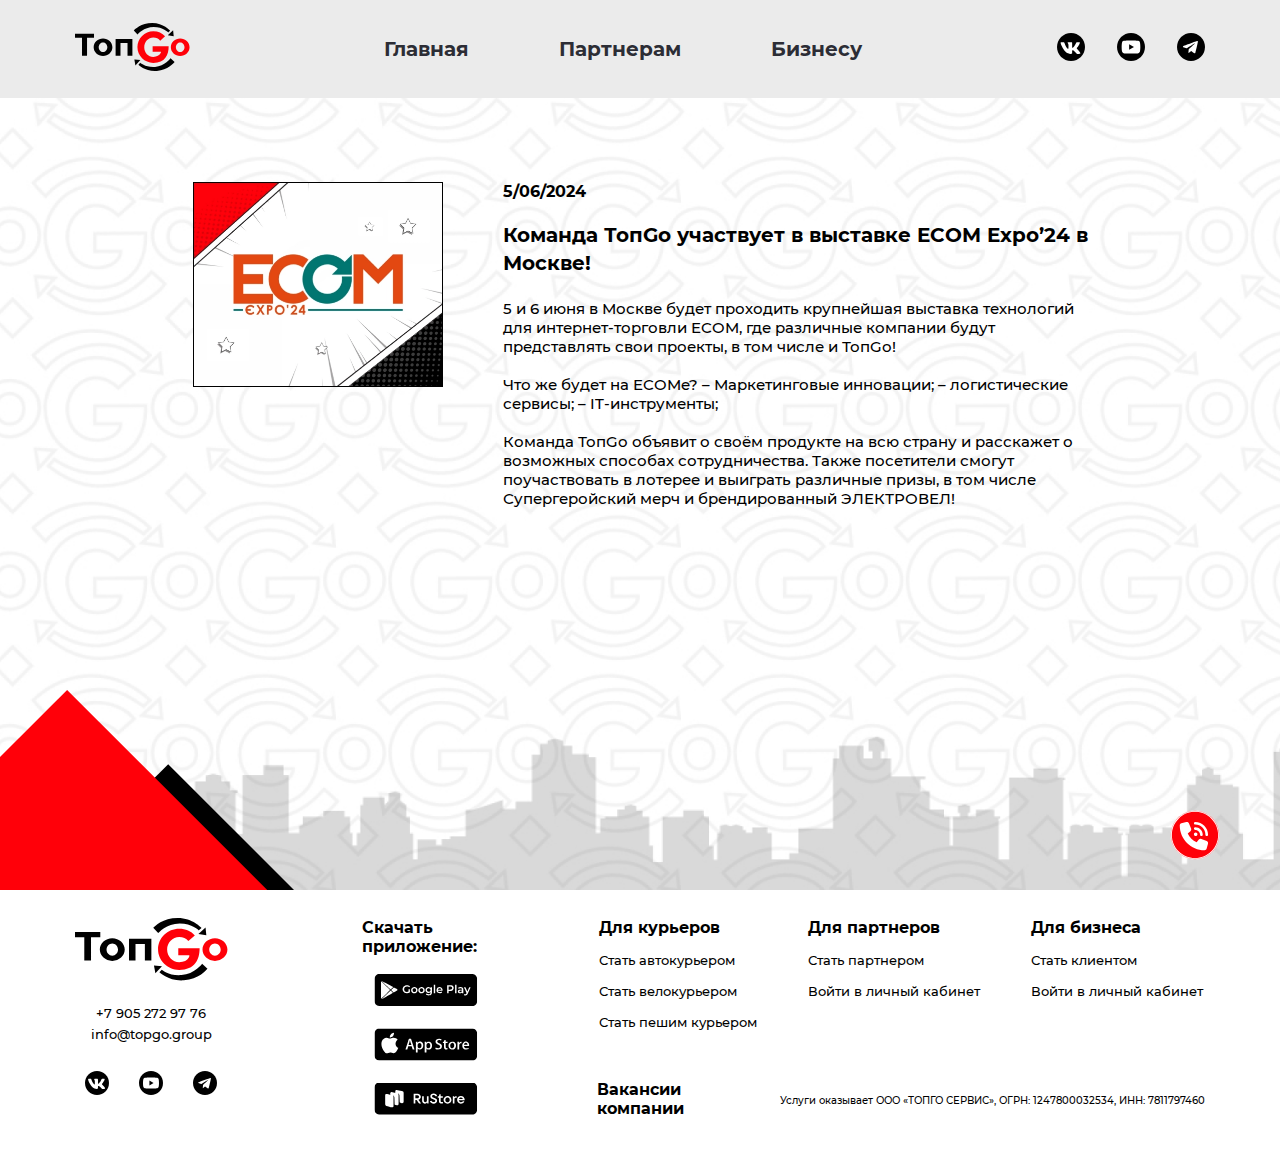
<file: news4.html>
<!DOCTYPE html>
<html lang="en">

<head>
    <meta charset="UTF-8">
    <meta name="viewport" content="width=device-width, initial-scale=1.0">
    <title>Новости</title>
    <link rel="stylesheet" href="css/style.css">
</head>

<style>
    .newsPage {
        background-image: url("../img/newsPage-bg.jpg");
    }

    .newsPage {
        background-position: bottom;
        background-repeat: no-repeat;
        background-size: cover;
        position: relative;
        padding-top: 84px;
        padding-bottom: 100px;
        min-height: 88vh;
    }

    .newsPage__box {

        display: flex;
        justify-content: center;
        gap: 60px;
    }

    .newsPage__box img {
        min-width: 250px;
        width: 17.3vw;
    }

    .newsPage__content {
        width: 40.6vw;
        min-width: 585px;
    }

    .newsPage__date {
        padding-top: 0 !important;
        padding-bottom: 20px;
        text-align: start;
        font-size: 16px;
        font-weight: 700;
        font-family: Montserrat;
    }

    .newsPage__heading {
        font-size: 20px;
        font-weight: 700;
        font-family: Montserrat;
        padding-bottom: 22px;
        padding-top: 0;
        max-width: 100%;
        text-align: start;
    }

    .newsPage__text {
        font-size: 15px;
        font-weight: 500;
        font-family: Montserrat;
        line-height: 19px;
    }

    .newsPage__el {
        position: absolute;
        bottom: 0;
        left: 0;
    }


    @media (min-width: 767px) and (max-width: 1024px) {
        .header__logo-icon {
            display: block;
            visibility: visible;
        }

        .header__logo {
            display: block;
            visibility: visible;
        }

        .newsPage {
            background-image: url("/img/tablet-bg-news-vertical.jpg");
            min-height: 85vh;
            padding-top: 50px;
            padding-right: 40px;
            padding-left: 40px;
        }

        .newsPage__box {
            flex-direction: column;
            align-items: center;
        }

        .newsPage__date {
            text-align: center;
        }

        .newsPage__heading {
            text-align: center;
        }

        .newsPage__el {
            display: none;
        }
    }

    @media (min-width: 767px) and (max-width: 1024px) and (max-height: 1024px) {
        .header__logo-icon {
            display: block;
            visibility: visible;
        }

        .header__logo {
            display: block;
            visibility: visible;
        }


        .newsPage {
            background-image: url("/img/tablet-bg-newsPage-horizontal.jpg");
            padding-right: 40px;
            padding-left: 40px;
        }

        .newsPage {
            padding-top: 50px;
        }

        .newsPage__box {
            flex-direction: column;
            align-items: center;
        }

        .newsPage__date {
            text-align: center;
        }

        .newsPage__heading {
            text-align: center;
        }

        .newsPage__el {
            display: none;
        }
    }

    @media (max-width: 767px) {

        /* background-image: url("/img/mobile-newsPage-bg.webp"); */

        .newsPage {
            background-image: url("/img/mobile-newsPage-bg.jpg");
            padding-top: 54px;
            padding-right: 30px;
            padding-left: 30px;
        }

        .newsPage__box {
            align-items: center;
            justify-content: center;
            flex-direction: column;
        }

        .newsPage__box img {
            min-width: 250px;
            width: 100%;
        }

        .newsPage__content {
            width: 100%;
            min-width: 260px;
        }

        .newsPage__heading {
            font-size: 18px;
        }

        .newsPage__text {
            font-size: 13px;
        }

        .newsPage__el {
            display: none;
        }
    }
</style>

<body>
    <header>
        <div class="header center">
            <a class="header__logo-icon" href="#"><img class="header__logo" src="img/logo.svg" alt="logo"></a>
            <nav class="header__menu">
                <ul>
                    <a href="index.html" id="header-news" class="header__link">
                        <li class="header__li">Главная</li>
                    </a>
                    <a href="partner.html" class="header__link">
                        <li class="header__li">Партнерам</li>
                    </a>
                    <a href="https://spb.hh.ru/employer/11013820?hhtmFrom=vacancy" class="header__link">
                        <li class="header__li">Бизнесу</li>
                    </a>
                </ul>
            </nav>
            <div class="header__medias">
                <a href="https://vk.com/topgovacancy" class="header__media">
                    <svg class="header__media-icon" width="28" height="28" viewBox="0 0 24 24" fill="none"
                        xmlns="http://www.w3.org/2000/svg">
                        <path
                            d="M24 12.0006C24 18.628 18.628 24 12.0006 24C5.37323 24 0 18.628 0 12.0006C0 5.37323 5.37323 0 12.0006 0C18.628 0 24 5.37323 24 12.0006Z"
                            fill="black" />
                        <path fill-rule="evenodd" clip-rule="evenodd"
                            d="M3.63511 7.85728C3.12689 7.90337 3.05412 8.17628 3.14994 8.68206C3.32702 9.61965 3.87163 10.8398 4.28887 11.6658C4.4417 11.9691 4.60423 12.2735 4.77282 12.5561C5.25678 13.3676 5.9918 14.5611 6.57279 15.2124L6.73168 15.4016C6.78263 15.4635 6.83963 15.5156 6.89058 15.5751L7.78571 16.4011C8.28179 16.7989 8.82761 17.1373 9.50441 17.4321C10.1655 17.7207 10.9745 17.9112 11.792 17.893C12.1983 17.8833 12.6689 17.859 12.88 17.6079C13.0025 17.4612 12.9952 17.2622 12.9952 17.0488C12.994 16.6376 12.9552 15.2718 13.0631 15.0559C13.1444 14.8946 13.3518 14.8619 13.5738 14.8886C13.951 14.9334 14.3961 15.2694 14.6811 15.5047L15.2257 15.9875C15.4465 16.1827 15.5751 16.3586 15.7376 16.503C15.7995 16.5588 15.8383 16.6267 15.9013 16.6873C16.0978 16.8729 16.5442 17.426 16.7334 17.5776C16.7977 17.6285 16.8547 17.6783 16.9299 17.728C17.2732 17.956 17.6831 17.8954 18.138 17.8954C18.4097 17.8954 19.3011 17.9075 19.5025 17.8845C19.944 17.8323 20.1187 17.5339 19.9683 17.0779C19.836 16.6764 19.4297 16.15 19.1677 15.8225L18.2956 14.8061C18.2653 14.7745 18.2423 14.743 18.2119 14.7078L17.5279 14.0177C16.7358 13.2329 16.8511 13.1929 17.4684 12.316C17.6601 12.0431 17.8359 11.7762 18.0215 11.4936L18.8075 10.2407C18.8936 10.0975 18.9858 9.94835 19.0622 9.80037C19.2235 9.48744 19.3824 9.21696 19.517 8.88098C20.0046 7.66564 19.2454 7.85243 18.1222 7.85243C17.785 7.85243 17.0973 7.80755 16.828 7.92884C16.5078 8.07318 16.4168 8.3752 16.2592 8.73422C16.1282 9.03381 15.962 9.36979 15.8079 9.65846C15.4708 10.2892 15.1433 10.8289 14.7758 11.3602C14.6072 11.6052 14.2396 12.0855 14.0056 12.2978C13.9425 12.3548 13.8928 12.4009 13.8236 12.4627C13.7351 12.5416 13.5483 12.6871 13.3821 12.7162C12.92 12.7999 12.9952 12.1001 12.9952 11.7459V8.99621C12.9952 8.6105 13.0631 8.03679 12.7247 7.89609C12.5355 7.81725 11.6852 7.85243 11.4148 7.85243C11.171 7.85243 9.55414 7.82332 9.3904 7.88033C9.23757 7.93248 9.09202 8.06469 9.08838 8.2721C9.08353 8.74877 9.82341 8.82155 9.82341 10.2807C9.82341 10.7392 9.82341 11.1964 9.82341 11.6549C9.82341 12.0843 9.84888 12.6022 9.81735 13.0207C9.80279 13.2147 9.7749 13.4367 9.60994 13.4925C8.82639 13.7605 7.32965 10.8022 6.98033 9.98595C6.84206 9.66574 6.70621 9.34432 6.58128 9.01076C6.47818 8.73179 6.33627 8.23328 6.15555 8.05984C6.01606 7.9252 5.91782 7.86941 5.68372 7.85485L3.63511 7.85728Z"
                            fill="white" />
                    </svg>

                </a>
                <a href="https://www.youtube.com/@TopGo10" class="header__media">
                    <svg class="header__media-icon" width="28" height="28" viewBox="0 0 24 24" fill="none"
                        xmlns="http://www.w3.org/2000/svg">
                        <path
                            d="M24 12.0011C24 18.6272 18.6272 24 12.0011 24C5.37283 24 0 18.6272 0 12.0011C0 5.37283 5.37283 0 12.0011 0C18.6272 0 24 5.37283 24 12.0011Z"
                            fill="black" />
                        <path
                            d="M10.4014 14.3996V9.60046L14.557 12.0011L10.4014 14.3996ZM19.6666 8.14926C19.4821 7.46078 18.9399 6.91855 18.2514 6.73405C17.005 6.40106 12.0011 6.40106 12.0011 6.40106C12.0011 6.40106 6.99727 6.40106 5.74856 6.73405C5.06008 6.91855 4.51785 7.46078 4.33561 8.14926C4.00037 9.39797 4.00037 12.0011 4.00037 12.0011C4.00037 12.0011 4.00037 14.6043 4.33561 15.8508C4.51785 16.5392 5.06008 17.0815 5.74856 17.266C6.99727 17.6012 12.0011 17.6012 12.0011 17.6012C12.0011 17.6012 17.005 17.6012 18.2514 17.266C18.9399 17.0815 19.4821 16.5392 19.6666 15.8508C19.9996 14.6043 19.9996 12.0011 19.9996 12.0011C19.9996 12.0011 19.9996 9.39797 19.6666 8.14926Z"
                            fill="white" />
                    </svg>

                </a>
                <a href="https://t.me/topgosuperteam" class="header__media">
                    <svg class="header__media-icon" width="28" height="28" viewBox="0 0 24 24" fill="none"
                        xmlns="http://www.w3.org/2000/svg">
                        <path
                            d="M12.0002 0C5.37305 0 0.000549316 5.3732 0.000549316 12.0007C0.000549316 18.6261 5.37305 24.0003 12.0002 24.0003C18.6274 24.0003 23.9999 18.6261 23.9999 12.0007C23.9999 5.3732 18.6274 0 12.0002 0Z"
                            fill="black" />
                        <path
                            d="M17.8413 7.12592C17.7954 6.99077 17.7407 6.95525 17.655 6.92146C17.4679 6.85214 17.1513 6.95699 17.1513 6.95699C17.1513 6.95699 5.93644 10.9891 5.29588 11.4353C5.15794 11.5311 5.11161 11.5883 5.08862 11.6537C4.97786 11.9704 5.32304 12.1107 5.32304 12.1107L8.21376 13.0529C8.21376 13.0529 8.32139 13.069 8.35971 13.0442C9.01733 12.628 14.9757 8.86648 15.3195 8.74004C15.3735 8.72437 15.4139 8.74213 15.4031 8.7794C15.2655 9.26287 10.0902 13.8617 10.0902 13.8617C10.0902 13.8617 10.0707 13.8868 10.0581 13.915L10.0515 13.9116L9.7819 16.7789C9.7819 16.7789 9.66869 17.6574 10.5472 16.7789C11.1668 16.1586 11.7663 15.6396 12.0665 15.3888C13.0603 16.075 14.13 16.8343 14.5919 17.2307C14.8235 17.4296 15.0175 17.4616 15.177 17.4564C15.6152 17.4404 15.7375 16.9587 15.7375 16.9587C15.7375 16.9587 17.7814 8.73307 17.8497 7.63099C17.8563 7.52266 17.8657 7.45474 17.8664 7.3802C17.8675 7.27709 17.8581 7.17399 17.8413 7.12592Z"
                            fill="white" />
                    </svg>

                </a>
            </div>
            <div class="header__burger-menu">
                <a href="index.html" class="header__burger-menu_link">Главная</a>
                <a href="partner.html" class="header__burger-menu_link">Партнерам</a>
                <a href="client.html" class="header__burger-menu_link">Бизнесу</a>
            </div>
            <svg class="header__burger" width="34" height="30" viewBox="0 0 34 30" fill="none"
                xmlns="http://www.w3.org/2000/svg">
                <path d="M2 2H32" stroke="#8C8C8C" stroke-width="3.5" stroke-linecap="round" stroke-linejoin="round" />
                <path d="M2 15H32" stroke="#8C8C8C" stroke-width="3.5" stroke-linecap="round" stroke-linejoin="round" />
                <path d="M13.3333 28L31.9999 28" stroke="#8C8C8C" stroke-width="3.5" stroke-linecap="round"
                    stroke-linejoin="round" />
            </svg>
            <svg class="header__burger-close" width="24" height="24" viewBox="0 0 24 24" fill="none"
                xmlns="http://www.w3.org/2000/svg">
                <path
                    d="M2 0.335786C1.55862 0.335786 1.13532 0.511122 0.823224 0.823222C0.511124 1.13532 0.335788 1.55862 0.335789 2C0.335789 2.44137 0.511124 2.86467 0.823225 3.17677L20.8232 23.1768C21.1353 23.4889 21.5586 23.6642 22 23.6642C22.4414 23.6642 22.8647 23.4889 23.1768 23.1768C23.4889 22.8647 23.6642 22.4414 23.6642 22C23.6642 21.5586 23.4889 21.1353 23.1768 20.8232L3.17678 0.823222C2.86468 0.511122 2.44138 0.335786 2 0.335786Z"
                    fill="#8C8C8C" stroke="#8C8C8C" stroke-width="0.5" />
                <path
                    d="M23.6642 2C23.6642 1.55862 23.4889 1.13532 23.1768 0.823224C22.8647 0.511124 22.4414 0.335788 22 0.335788C21.5586 0.335788 21.1353 0.511124 20.8232 0.823224L0.823245 20.8232C0.511146 21.1353 0.335807 21.5586 0.335808 22C0.335807 22.4414 0.511146 22.8647 0.823245 23.1768C1.13534 23.4889 1.55864 23.6642 2.00002 23.6642C2.4414 23.6642 2.8647 23.4889 3.1768 23.1768L23.1768 3.17678C23.4889 2.86468 23.6642 2.44138 23.6642 2Z"
                    fill="#8C8C8C" stroke="#8C8C8C" stroke-width="0.5" />
            </svg>
        </div>
    </header>

    <div class="header__form">
        <form action="#">
            <input id="header__form-name" class="header__form-input" type="text" name="name" placeholder="Ваше имя"
                required>
            <input id="header__form-number" class="header__form-input" type="tel" name="number"
                placeholder="Номер телефона" required>
            <button class="header__form-btn">Заказать звонок</button>
        </form>
    </div>

    <main class="main newsPage">
        <div class="top__tel">
            <svg class="top__tel_form-close" width="48" height="48" viewBox="0 0 48 48" fill="none"
                xmlns="http://www.w3.org/2000/svg">
                <path
                    d="M24.0187 47.25C36.8284 47.25 47.25 36.8284 47.25 24.0187C47.25 11.1719 36.8286 0.75 24.0187 0.75C11.1716 0.75 0.75 11.1716 0.75 24.0187C0.75 36.8286 11.1719 47.25 24.0187 47.25Z"
                    fill="white" stroke="white" stroke-width="0.5" />
                <path fill-rule="evenodd" clip-rule="evenodd"
                    d="M24.0187 46.2127C30.1296 46.2127 35.6781 43.7384 39.6895 39.6895C43.7384 35.6781 46.2127 30.1296 46.2127 24.0187C46.2127 17.8704 43.7384 12.3219 39.6895 8.31051C35.6781 4.26161 30.1296 1.78729 24.0187 1.78729C17.8704 1.78729 12.3219 4.26161 8.31051 8.31051C4.26161 12.3219 1.78729 17.8704 1.78729 24.0187C1.78729 30.1296 4.26161 35.6781 8.31051 39.6895C12.3219 43.7384 17.8704 46.2127 24.0187 46.2127ZM24.0187 47C36.6903 47 47 36.6903 47 24.0187C47 11.3097 36.6903 1 24.0187 1C11.3097 1 1 11.3097 1 24.0187C1 36.6903 11.3097 47 24.0187 47Z"
                    fill="white" />
                <path
                    d="M14.7818 13.3055C14.3903 13.3055 14.0148 13.4611 13.738 13.7379C13.4611 14.0147 13.3056 14.3902 13.3056 14.7817C13.3056 15.1733 13.4611 15.5487 13.738 15.8256L31.0792 33.1668C31.3561 33.4437 31.7316 33.5992 32.1231 33.5992C32.5146 33.5992 32.8901 33.4437 33.1669 33.1668C33.4438 32.89 33.5993 32.5145 33.5993 32.123C33.5993 31.7315 33.4438 31.356 33.1669 31.0792L15.8256 13.7379C15.5488 13.4611 15.1733 13.3055 14.7818 13.3055Z"
                    fill="#8C8C8C" stroke="#8C8C8C" stroke-width="0.5" />
                <path
                    d="M33.5992 14.7817C33.5992 14.3902 33.4437 14.0147 33.1669 13.7379C32.89 13.4611 32.5145 13.3055 32.123 13.3055C31.7315 13.3055 31.356 13.4611 31.0792 13.7379L13.7379 31.0792C13.4611 31.356 13.3055 31.7315 13.3055 32.123C13.3055 32.5145 13.4611 32.89 13.7379 33.1668C14.0148 33.4437 14.3902 33.5992 14.7817 33.5992C15.1733 33.5992 15.5487 33.4437 15.8256 33.1668L33.1669 15.8256C33.4437 15.5487 33.5992 15.1733 33.5992 14.7817Z"
                    fill="#8C8C8C" stroke="#8C8C8C" stroke-width="0.5" />
            </svg>

            <!-- <img class="heartbeat" src="img/tel.svg"> -->
            <svg class="top__tel_icon heartbeat" width="48" height="48" viewBox="0 0 48 48" fill="none"
                xmlns="http://www.w3.org/2000/svg">
                <path
                    d="M24.0187 47.25C36.8284 47.25 47.25 36.8284 47.25 24.0187C47.25 11.1719 36.8286 0.75 24.0187 0.75C11.1716 0.75 0.75 11.1716 0.75 24.0187C0.75 36.8286 11.1719 47.25 24.0187 47.25Z"
                    fill="#FF0009" stroke="white" stroke-width="0.5" />
                <path fill-rule="evenodd" clip-rule="evenodd"
                    d="M18.1328 12.7718C17.7205 11.7596 16.6333 11.2347 15.5835 11.5347L10.9348 12.8093C9.99756 13.0717 9.36023 13.8965 9.36023 14.8713C9.36023 27.9927 20.0073 38.6398 33.1663 38.6398C34.1035 38.6398 34.9283 38.0025 35.1907 37.0652L36.4654 32.4165C36.7653 31.3668 36.2404 30.2796 35.2282 29.8672L30.1296 27.7678C29.2673 27.3929 28.2926 27.6553 27.6927 28.3676L25.5558 30.9919C21.8068 29.2299 18.7702 26.1932 17.0082 22.4442L19.6324 20.3073C20.3447 19.7449 20.6072 18.7327 20.2323 17.8704L18.1328 12.7718ZM36.5403 23.7563C36.5403 16.9707 31.0293 11.4597 24.2437 11.4597C23.5314 11.4597 22.969 12.022 22.969 12.7343C22.969 13.4466 23.5314 14.009 24.2437 14.009C29.6422 14.009 33.991 18.3953 33.991 23.7563C33.991 24.4686 34.5534 25.031 35.2657 25.031C35.978 25.031 36.5403 24.4686 36.5403 23.7563ZM25.8557 22.1443C25.5558 21.8444 25.106 21.6569 24.6561 21.6569C24.2062 21.6569 23.7563 21.8444 23.4564 22.1443C23.119 22.4817 22.969 22.8941 22.969 23.344C22.969 23.7938 23.119 24.2437 23.4564 24.5436C23.7563 24.881 24.2062 25.031 24.6561 25.031C25.106 25.031 25.5558 24.881 25.8557 24.5436C26.1932 24.2437 26.3431 23.7938 26.3431 23.344C26.3431 22.8941 26.1932 22.4817 25.8557 22.1443ZM24.2437 16.5583C23.5314 16.5583 22.969 17.1206 22.969 17.8329C22.969 18.5453 23.5314 19.1076 24.2437 19.1076C26.793 19.1076 28.8924 21.207 28.8924 23.7563C28.8924 24.4686 29.4548 25.031 30.1671 25.031C30.8794 25.031 31.4417 24.4686 31.4417 23.7563C31.4417 19.7824 28.2176 16.5583 24.2437 16.5583Z"
                    fill="white" />
                <path fill-rule="evenodd" clip-rule="evenodd"
                    d="M24.0187 46.2127C30.1296 46.2127 35.6781 43.7384 39.6895 39.6895C43.7384 35.6781 46.2127 30.1296 46.2127 24.0187C46.2127 17.8704 43.7384 12.3219 39.6895 8.31051C35.6781 4.26161 30.1296 1.78729 24.0187 1.78729C17.8704 1.78729 12.3219 4.26161 8.31051 8.31051C4.26161 12.3219 1.78729 17.8704 1.78729 24.0187C1.78729 30.1296 4.26161 35.6781 8.31051 39.6895C12.3219 43.7384 17.8704 46.2127 24.0187 46.2127ZM24.0187 47C36.6903 47 47 36.6903 47 24.0187C47 11.3097 36.6903 1 24.0187 1C11.3097 1 1 11.3097 1 24.0187C1 36.6903 11.3097 47 24.0187 47Z"
                    fill="white" />
            </svg>
        </div>

        <div class="newsPage__box center">
            <picture>
                <source srcset="img/news-photo3.webp" type="image/webp"><img src="img/news-photo3.jpg" alt="Image 3">
            </picture>

            <div class="newsPage__content">
                <p class="newsPage__date news__date">5/06/2024</p>
                <h4 class="newsPage__heading news__heading">Команда ТопGo участвует в&nbsp;выставке ECOM
                    Expo&rsquo;24&nbsp;в
                    Москве!</h4>
                <p class="newsPage__text">
                    5 и 6 июня в Москве будет проходить крупнейшая выставка технологий для интернет-торговли ECOM, где
                    различные компании будут представлять свои проекты, в том числе и ТопGo!<br><br>
                    Что же будет на ECOMe?
                    – Маркетинговые инновации;
                    – логистические сервисы;
                    – IT-инструменты; <br><br>
                    Команда ТопGo объявит о своём продукте на всю страну и расскажет о возможных способах
                    сотрудничества. Также посетители смогут поучаствовать в лотерее и выиграть различные призы, в том
                    числе Супергеройский мерч и брендированный ЭЛЕКТРОВЕЛ!

                </p>
            </div>
        </div>

        <img class="newsPage__el" src="img/newsPage-el.svg">
    </main>

    <footer class="footer center">
        <div class="footer__contacts">
            <a href="." class="footer__logo-link">
                <img src="img/footer-logo.svg" alt="logo">
            </a>
            <div class="footer__contacts-text">
                <p class="footer__tel">+7&nbsp;905&nbsp;272 97 76</p>
                <p class="footer__mail">info@topgo.group</p>
            </div>
            <div class="footer__medias">
                <a href="https://vk.com/topgovacancy" class="footer__media-link"><svg width="24" height="24"
                        viewBox="0 0 24 24" fill="none" xmlns="http://www.w3.org/2000/svg">
                        <g clip-path="url(#clip0_118_1149)">
                            <path
                                d="M24 12.0006C24 18.628 18.628 24 12.0006 24C5.37323 24 0 18.628 0 12.0006C0 5.37323 5.37323 0 12.0006 0C18.628 0 24 5.37323 24 12.0006Z"
                                fill="black" />
                            <path fill-rule="evenodd" clip-rule="evenodd"
                                d="M3.63511 7.85722C3.12689 7.90331 3.05412 8.17622 3.14994 8.682C3.32702 9.61959 3.87163 10.8398 4.28887 11.6658C4.4417 11.969 4.60423 12.2735 4.77282 12.5561C5.25678 13.3675 5.9918 14.561 6.57279 15.2124L6.73168 15.4016C6.78263 15.4634 6.83963 15.5156 6.89058 15.575L7.78571 16.401C8.28179 16.7988 8.82761 17.1373 9.50441 17.432C10.1655 17.7207 10.9745 17.9111 11.792 17.8929C12.1983 17.8832 12.6689 17.8589 12.88 17.6079C13.0025 17.4611 12.9952 17.2622 12.9952 17.0487C12.994 16.6375 12.9552 15.2718 13.0631 15.0559C13.1444 14.8946 13.3518 14.8618 13.5738 14.8885C13.951 14.9334 14.3961 15.2694 14.6811 15.5047L15.2257 15.9874C15.4465 16.1827 15.5751 16.3586 15.7376 16.5029C15.7995 16.5587 15.8383 16.6266 15.9013 16.6873C16.0978 16.8728 16.5442 17.4259 16.7334 17.5775C16.7977 17.6285 16.8547 17.6782 16.9299 17.7279C17.2732 17.956 17.6831 17.8953 18.138 17.8953C18.4097 17.8953 19.3011 17.9075 19.5025 17.8844C19.944 17.8323 20.1187 17.5339 19.9683 17.0778C19.836 16.6763 19.4297 16.1499 19.1677 15.8224L18.2956 14.806C18.2653 14.7745 18.2423 14.743 18.2119 14.7078L17.5279 14.0176C16.7358 13.2329 16.8511 13.1928 17.4684 12.3159C17.6601 12.043 17.8359 11.7762 18.0215 11.4935L18.8075 10.2406C18.8936 10.0975 18.9858 9.94829 19.0622 9.80031C19.2235 9.48738 19.3824 9.2169 19.517 8.88092C20.0046 7.66558 19.2454 7.85237 18.1222 7.85237C17.785 7.85237 17.0973 7.80749 16.828 7.92878C16.5078 8.07312 16.4168 8.37513 16.2592 8.73416C16.1282 9.03375 15.962 9.36973 15.8079 9.6584C15.4708 10.2891 15.1433 10.8289 14.7758 11.3601C14.6072 11.6051 14.2396 12.0854 14.0056 12.2977C13.9425 12.3547 13.8928 12.4008 13.8236 12.4627C13.7351 12.5415 13.5483 12.6871 13.3821 12.7162C12.92 12.7999 12.9952 12.1 12.9952 11.7458V8.99615C12.9952 8.61044 13.0631 8.03673 12.7247 7.89603C12.5355 7.81719 11.6852 7.85237 11.4148 7.85237C11.171 7.85237 9.55414 7.82326 9.3904 7.88026C9.23757 7.93242 9.09202 8.06463 9.08838 8.27204C9.08353 8.74871 9.82341 8.82149 9.82341 10.2806C9.82341 10.7391 9.82341 11.1964 9.82341 11.6549C9.82341 12.0842 9.84888 12.6022 9.81735 13.0206C9.80279 13.2147 9.7749 13.4366 9.60994 13.4924C8.82639 13.7605 7.32965 10.8022 6.98033 9.98589C6.84206 9.66568 6.70621 9.34426 6.58128 9.0107C6.47818 8.73173 6.33627 8.23322 6.15555 8.05978C6.01606 7.92514 5.91782 7.86935 5.68372 7.85479L3.63511 7.85722Z"
                                fill="white" />
                        </g>
                        <defs>
                            <clipPath id="clip0_118_1149">
                                <rect width="24" height="24" fill="white" />
                            </clipPath>
                        </defs>
                    </svg>
                </a>
                <a href="https://www.youtube.com/@TopGo10" class="footer__media-link"><svg width="24" height="24"
                        viewBox="0 0 24 24" fill="none" xmlns="http://www.w3.org/2000/svg">
                        <g clip-path="url(#clip0_118_1156)">
                            <path
                                d="M24 12.0011C24 18.6272 18.6272 24 12.0011 24C5.37283 24 0 18.6272 0 12.0011C0 5.37283 5.37283 0 12.0011 0C18.6272 0 24 5.37283 24 12.0011Z"
                                fill="black" />
                            <path
                                d="M10.4014 14.3996V9.60052L14.557 12.0012L10.4014 14.3996ZM19.6666 8.14932C19.4821 7.46084 18.9399 6.91861 18.2514 6.73411C17.005 6.40112 12.0011 6.40112 12.0011 6.40112C12.0011 6.40112 6.99727 6.40112 5.74856 6.73411C5.06008 6.91861 4.51785 7.46084 4.33561 8.14932C4.00037 9.39803 4.00037 12.0012 4.00037 12.0012C4.00037 12.0012 4.00037 14.6044 4.33561 15.8508C4.51785 16.5393 5.06008 17.0815 5.74856 17.266C6.99727 17.6013 12.0011 17.6013 12.0011 17.6013C12.0011 17.6013 17.005 17.6013 18.2514 17.266C18.9399 17.0815 19.4821 16.5393 19.6666 15.8508C19.9996 14.6044 19.9996 12.0012 19.9996 12.0012C19.9996 12.0012 19.9996 9.39803 19.6666 8.14932Z"
                                fill="white" />
                        </g>
                        <defs>
                            <clipPath id="clip0_118_1156">
                                <rect width="24" height="24" fill="white" />
                            </clipPath>
                        </defs>
                    </svg>
                </a>
                <a href="https://t.me/topgosuperteam" class="footer__media-link"><svg width="24" height="24"
                        viewBox="0 0 24 24" fill="none" xmlns="http://www.w3.org/2000/svg">
                        <g clip-path="url(#clip0_118_1162)">
                            <path
                                d="M12.0002 0C5.37305 0 0.000549316 5.3732 0.000549316 12.0007C0.000549316 18.6261 5.37305 24.0003 12.0002 24.0003C18.6274 24.0003 23.9999 18.6261 23.9999 12.0007C23.9999 5.3732 18.6274 0 12.0002 0Z"
                                fill="black" />
                            <path
                                d="M17.8413 7.12586C17.7954 6.99071 17.7407 6.95518 17.655 6.9214C17.4679 6.85208 17.1513 6.95693 17.1513 6.95693C17.1513 6.95693 5.93644 10.9891 5.29588 11.4353C5.15794 11.5311 5.11161 11.5882 5.08862 11.6537C4.97786 11.9703 5.32304 12.1107 5.32304 12.1107L8.21376 13.0529C8.21376 13.0529 8.32139 13.0689 8.35971 13.0442C9.01733 12.6279 14.9757 8.86642 15.3195 8.73998C15.3735 8.72431 15.4139 8.74207 15.4031 8.77934C15.2655 9.26281 10.0902 13.8617 10.0902 13.8617C10.0902 13.8617 10.0707 13.8868 10.0581 13.915L10.0515 13.9115L9.7819 16.7789C9.7819 16.7789 9.66869 17.6573 10.5472 16.7789C11.1668 16.1585 11.7663 15.6395 12.0665 15.3887C13.0603 16.0749 14.13 16.8343 14.5919 17.2306C14.8235 17.4295 15.0175 17.4616 15.177 17.4564C15.6152 17.4403 15.7375 16.9586 15.7375 16.9586C15.7375 16.9586 17.7814 8.73301 17.8497 7.63093C17.8563 7.5226 17.8657 7.45468 17.8664 7.38014C17.8675 7.27703 17.8581 7.17393 17.8413 7.12586Z"
                                fill="white" />
                        </g>
                        <defs>
                            <clipPath id="clip0_118_1162">
                                <rect width="24" height="24" fill="white" />
                            </clipPath>
                        </defs>
                    </svg>
                </a>
            </div>
        </div>
        <div class="footer__apps">
            <p class="footer__apps_title">Скачать приложение:</p>
            <a href="https://play.google.com/store/apps/details?id=com.topgoapp" class="footer__apps_link">
                <svg class="footer__apps_icon" width="103" height="32" viewBox="0 0 103 32" fill="none"
                    xmlns="http://www.w3.org/2000/svg">
                    <g clip-path="url(#clip0_118_1178)">
                        <path fill-rule="evenodd" clip-rule="evenodd"
                            d="M0.0462341 27.0161V4.90271C0.0462341 3.83932 0.312527 2.93394 0.840817 2.14814C1.07704 1.80222 1.33045 1.4691 1.66117 1.20432C2.503 0.529561 3.3663 0 4.58609 0H98.1622C98.7463 0 99.5366 0.26478 99.9403 0.465501C100.469 0.730282 100.829 0.995062 101.225 1.38796C101.968 2.12679 102.62 3.32257 102.62 4.43294V27.4859C102.62 29.8006 100.404 32 98.0806 32H4.58609C3.86453 32 3.18162 31.7395 2.68339 31.4918C2.03054 31.1672 2.03913 31.0903 1.61822 30.7572L1.05557 30.1551C0.351182 29.2155 0.0462341 28.3059 0.0462341 27.0161ZM80.6084 10.8005L82.0171 10.8218L81.9871 19.2051L80.6041 19.1966L80.6084 10.8005ZM38.139 16.6641C38.5985 18.8976 42.1248 18.3296 41.5535 15.6733C41.0811 13.4611 37.5849 13.9907 38.139 16.6641ZM46.7677 14.3152C44.5214 14.6355 44.8693 18.4706 47.3905 18.0222C49.4865 17.6463 49.1987 13.9736 46.7677 14.3152ZM53.919 14.328C51.5996 14.7466 52.1838 18.1375 54.7007 17.672C56.8396 17.2791 56.4144 13.8753 53.919 14.328ZM63.4454 15.6776L66.7397 15.6733C66.7354 14.8491 65.9494 14.2298 65.099 14.2298C64.2614 14.2255 63.4067 14.879 63.4454 15.6776ZM74.11 15.6562C75.6777 15.6519 77.7178 15.9552 77.7178 14.0846C77.7135 12.2397 75.6476 12.5429 74.1186 12.5258L74.11 15.6562ZM87.3988 16.6128C86.8662 16.6128 85.8311 16.553 85.3716 16.6854C84.6285 16.899 84.6972 17.6591 85.028 17.9624C85.4618 18.3595 87.5964 18.5731 87.3988 16.6128ZM59.2921 10.7919L60.6836 10.8133V19.1966L59.2749 19.2009L59.2921 10.7919ZM46.2695 13.1664C48.2023 12.7137 49.7614 13.8583 50.1307 15.3786C50.6032 17.3388 49.3791 18.8549 47.8544 19.1923C43.5121 20.1489 42.2837 14.0932 46.2695 13.1664ZM39.0323 13.1835C40.9565 12.7095 42.5371 13.8241 42.9236 15.3188C43.4262 17.2662 42.2236 18.8336 40.7074 19.1838C36.3737 20.1831 35.068 14.1658 39.0323 13.1835ZM67.6846 18.2784C67.0274 19.3418 64.7897 19.5639 63.4797 18.825C62.3759 18.2015 61.5427 16.6128 62.2599 14.879C62.7582 13.6789 64.1798 12.7009 65.9794 13.192C67.6073 13.6319 68.4061 15.4598 68.0582 16.6342L63.4325 16.6385C63.5484 17.3858 64.124 17.877 64.8498 18.0179C65.9666 18.2314 66.3961 17.7915 66.9458 17.4371C67.1649 17.5823 67.5171 18.0649 67.6846 18.2784ZM56.0364 18.1759C55.3836 18.8677 53.8588 19.171 52.7035 18.6457C49.7098 17.2833 50.9812 12.4404 54.705 13.1323C55.4909 13.2817 55.667 13.5422 56.1137 13.8839L56.1524 13.1451H57.4323C57.5612 13.696 57.4667 16.237 57.4667 16.9887C57.4667 18.1631 57.5697 19.4101 56.9641 20.3027C55.6842 22.1946 52.085 21.4301 51.3462 20.5931L51.9819 19.5681C52.3384 19.7432 52.6906 19.9909 53.163 20.119C54.6148 20.5077 56.3113 20.1532 56.0364 18.1759ZM72.6582 11.2831C73.3283 11.1891 76.193 11.2318 76.8373 11.3599C79.715 11.9194 79.861 15.2633 77.9197 16.4292C76.8888 17.0484 75.4242 16.9032 74.1143 16.9161L74.0885 19.2051L72.6411 19.1966L72.6582 11.2831ZM83.6106 13.8241C84.7531 12.8931 87.1583 12.7436 88.2192 13.8241C88.8205 14.4391 88.8291 15.1907 88.8248 16.2157C88.8248 16.8563 88.9064 18.6969 88.799 19.2051L87.5062 19.1838L87.4718 18.5175C87.2055 19.3631 83.9327 19.9012 83.4517 17.8812C83.194 16.7965 83.8425 16.1217 84.5469 15.8527C85.2857 15.5708 86.5613 15.6519 87.416 15.6562C87.3945 14.7508 86.9951 14.328 86.1146 14.2768C85.0838 14.2085 84.7917 14.5587 84.1174 14.8448L83.6106 13.8241ZM89.9372 19.9012C90.444 20.0977 91.2901 20.8023 91.9387 19.6023C92.1921 19.1325 91.9988 18.966 91.8098 18.5133C91.6552 18.146 91.5006 17.7873 91.346 17.4328C91.0195 16.694 90.7404 16.0064 90.4182 15.2719C90.2293 14.8362 89.5979 13.4953 89.5335 13.1451H90.9723L92.8492 17.5524C93.3174 16.6342 94.4083 13.7259 94.7433 13.1451H96.0276C96.019 13.4483 94.0304 17.9197 93.7469 18.5944C93.3389 19.5639 93.0124 20.5675 92.3124 21.0799C91.4619 21.7035 90.109 21.5497 89.3831 20.9091L89.9372 19.9012ZM35.3901 15.1523C35.4374 15.6818 35.403 16.378 35.403 16.9246C35.403 17.5951 35.5147 18.2314 35.214 18.4535C34.5655 18.9318 33.5476 19.2692 32.5597 19.3034C30.3478 19.3888 28.8359 18.1588 28.3205 16.5146C27.3412 13.4013 29.9183 10.6638 33.2254 11.2233C34.3937 11.424 34.8533 11.8511 35.4846 12.3977C35.3343 12.6924 34.8318 13.1792 34.5956 13.333C34.1489 13.0767 33.9642 12.765 33.2813 12.5771C31.7179 12.15 29.9569 12.8888 29.6477 14.691C29.2096 17.2364 31.7651 18.7909 34.0114 17.6122L34.0372 15.1352L35.3901 15.1523ZM16.1355 16.5146C16.4533 16.6513 17.0288 17.3517 17.3467 17.6549C17.5872 17.877 18.4161 18.5773 18.5192 18.8037L15.7231 20.4265C15.0918 20.781 7.58833 24.962 7.25332 25.0516L16.1355 16.5146ZM19.3653 13.4312L21.3969 14.5843C22.316 15.1181 23.1579 15.3829 22.9775 16.0705C22.8873 16.4249 22.4148 16.5787 22.0927 16.7709C21.5644 17.0826 19.331 18.3937 19.069 18.4663C18.4462 17.7787 17.0933 16.6299 16.6165 16.0491L19.3653 13.4312ZM6.52316 7.26438C6.64772 7.30282 7.51961 8.19111 7.66564 8.3235C7.8761 8.51995 8.03931 8.67797 8.24977 8.87015L9.98067 10.5314C10.1868 10.7193 10.3372 10.9201 10.539 11.1037C10.7495 11.3001 10.917 11.4582 11.1274 11.6503L12.2699 12.7693C12.678 13.1451 13.043 13.4782 13.4425 13.8583C13.8118 14.2085 15.6029 15.9423 15.6888 16.1132C15.0832 16.5659 13.0001 18.6756 12.227 19.4272L8.79524 22.7284C8.41298 23.1128 8.01783 23.4502 7.62269 23.8217C7.32204 24.1036 6.82381 24.7015 6.51027 24.868L6.52316 7.26438ZM13.8548 13.4483C13.6486 13.2433 13.5069 13.0682 13.3007 12.876C13.0989 12.6881 12.94 12.5429 12.7424 12.3593C12.5577 12.1884 7.24902 7.11491 7.15883 6.94835C7.57974 7.08074 9.54257 8.15695 10.1482 8.44735C10.917 8.8189 18.1713 12.5472 18.7554 13.1024C18.6781 13.2262 16.3631 15.464 16.1355 15.605L13.8548 13.4483Z"
                            fill="black" />
                    </g>
                    <defs>
                        <clipPath id="clip0_118_1178">
                            <rect width="102.667" height="32" fill="white" />
                        </clipPath>
                    </defs>
                </svg>
            </a>
            <a class="footer__apps_link footer__apps_link2 disabledLink">
                <svg class="footer__apps_icon" width="103" height="33" viewBox="0 0 103 33" fill="none"
                    xmlns="http://www.w3.org/2000/svg">
                    <g clip-path="url(#clip0_118_1184)">
                        <path fill-rule="evenodd" clip-rule="evenodd"
                            d="M34.0368 16.9906C34.08 16.7236 34.64 15.0639 34.7706 14.6533C34.881 14.3049 35.3601 12.3563 35.441 12.2512C35.6746 13.0714 35.8586 13.8505 36.1105 14.6579C36.2347 15.0548 36.3699 15.4361 36.4968 15.8311C36.5943 16.1329 36.815 16.6961 36.8564 16.9906H34.0368ZM55.7816 18.2378C55.9913 16.8086 55.5443 15.4342 54.4583 15.0712C53.2269 14.6597 52.0543 15.5367 51.9578 16.9174C51.8731 18.1464 51.8465 19.7732 53.2682 20.1709C54.7268 20.5778 55.6041 19.4522 55.7816 18.2378ZM93.015 16.7903L89.5038 16.783C89.4634 16.0871 90.1108 14.8426 91.2493 14.785C92.5028 14.7219 93.1245 15.8384 93.015 16.7903ZM77.3242 14.9139C80.1759 14.2181 80.5512 19.6607 78.1702 20.2496C75.3644 20.9436 74.8439 15.5193 77.3242 14.9139ZM32.7796 21.3871L31.0194 21.3981C31.1003 21.0204 31.3073 20.4681 31.4342 20.085L33.576 13.4655C33.6625 13.1912 34.3743 10.8677 34.4791 10.8311H36.4876C36.6449 10.9335 36.6807 11.2508 36.7396 11.4355L39.5344 20.0411C39.6769 20.469 39.8617 20.9573 39.9693 21.3981L38.1751 21.3972L37.1681 18.29L33.7305 18.2936L32.7796 21.3871ZM46.9761 18.2378C46.7977 19.4494 45.9203 20.5714 44.4682 20.1718C43.0354 19.7786 43.074 18.1427 43.1531 16.9183C43.338 14.091 47.5738 14.1824 46.9761 18.2378ZM0.04599 27.5183V5.40127C0.0478293 4.33872 0.312685 3.43436 0.841477 2.64888C1.07599 2.30049 1.32981 1.96764 1.65904 1.70429C2.50418 1.02762 3.36772 0.5 4.58625 0.5H98.1613C98.7453 0.5 99.5371 0.763352 99.9427 0.965438C100.471 1.2297 100.83 1.4958 101.225 1.88808C101.97 2.62876 102.621 3.82207 102.621 4.93401V27.9855C102.621 30.2999 100.407 32.5 98.0813 32.5H4.58625C3.86617 32.5 3.18104 32.2403 2.68443 31.9943C2.02873 31.6688 2.03885 31.5892 1.61857 31.2555L1.05575 30.6575C0.349471 29.7165 0.0478293 28.8067 0.04599 27.5183ZM81.469 18.1583C81.1995 20.3099 79.6205 21.8178 77.1559 21.5389C75.048 21.3002 73.755 19.4092 74.0355 17.0208C74.2875 14.8792 75.9042 13.3823 78.3459 13.6594C78.379 13.663 78.4112 13.6667 78.4434 13.6713C78.4765 13.6758 78.5087 13.6813 78.5399 13.6859C78.5721 13.6914 78.6043 13.6969 78.6356 13.7033C78.6677 13.7097 78.699 13.7161 78.7303 13.7225C78.7615 13.7298 78.7928 13.7362 78.8232 13.7444C78.8544 13.7517 78.8848 13.76 78.9151 13.7682C78.9455 13.7764 78.9758 13.7856 79.0062 13.7947C79.0356 13.8029 79.0659 13.813 79.0954 13.8221C79.1248 13.8322 79.1542 13.8422 79.1837 13.8532C79.2131 13.8633 79.2416 13.8743 79.2701 13.8852C79.2986 13.8971 79.3271 13.9081 79.3556 13.92C79.3841 13.9328 79.4117 13.9447 79.4402 13.9575C79.4678 13.9703 79.4954 13.9831 79.523 13.9959C79.5497 14.0096 79.5773 14.0233 79.6039 14.037C79.6306 14.0507 79.6573 14.0654 79.6839 14.08C79.7106 14.0946 79.7364 14.1102 79.7621 14.1248C79.7888 14.1403 79.8145 14.1559 79.8394 14.1724C79.8651 14.1879 79.8899 14.2044 79.9148 14.2208C79.9405 14.2382 79.9644 14.2547 79.9893 14.272C80.0132 14.2894 80.038 14.3068 80.0619 14.3251C80.0858 14.3424 80.1097 14.3607 80.1327 14.3799C80.1566 14.3982 80.1796 14.4165 80.2026 14.4357C80.2256 14.4549 80.2477 14.475 80.2707 14.4942C80.2927 14.5143 80.3148 14.5345 80.3369 14.5546C80.359 14.5747 80.3801 14.5957 80.4013 14.6168C80.4224 14.6378 80.4436 14.6588 80.4647 14.6799L80.5263 14.7457C80.5466 14.7676 80.5659 14.7905 80.5861 14.8124C80.6054 14.8353 80.6247 14.8582 80.644 14.8819C80.6634 14.9048 80.6818 14.9286 80.7001 14.9524C80.7185 14.9761 80.7369 14.9999 80.7553 15.0246C80.7728 15.0484 80.7912 15.0731 80.8087 15.0977C80.8261 15.1224 80.8427 15.148 80.8592 15.1736C80.8758 15.1983 80.8923 15.2239 80.9089 15.2505C80.9255 15.2761 80.9411 15.3026 80.9567 15.3291L81.0027 15.4086C81.0174 15.4352 81.0321 15.4626 81.0459 15.49C81.0606 15.5175 81.0744 15.5449 81.0882 15.5732C81.102 15.6007 81.1158 15.629 81.1287 15.6574C81.1416 15.6857 81.1544 15.7141 81.1673 15.7424C81.1802 15.7717 81.1922 15.8009 81.2032 15.8302C81.2151 15.8595 81.2271 15.8887 81.2381 15.918C81.2492 15.9482 81.2602 15.9783 81.2703 16.0085C81.2814 16.0387 81.2915 16.0689 81.3016 16.099C81.3117 16.1301 81.3209 16.1603 81.3301 16.1914L81.3568 16.2856C81.365 16.3167 81.3733 16.3487 81.3816 16.3798C81.389 16.4118 81.3963 16.4438 81.4037 16.4758C81.411 16.5087 81.4175 16.5407 81.4239 16.5736C81.4303 16.6056 81.4368 16.6385 81.4423 16.6715V16.6724C81.4478 16.7053 81.4533 16.7382 81.4588 16.7711C81.4634 16.805 81.468 16.8379 81.4726 16.8726C81.4772 16.9055 81.4809 16.9403 81.4846 16.9741C81.4883 17.008 81.492 17.0427 81.4947 17.0765C81.4975 17.1113 81.5002 17.146 81.5021 17.1808C81.5048 17.2155 81.5057 17.2503 81.5076 17.285C81.5094 17.3207 81.5103 17.3554 81.5103 17.3911C81.5113 17.4268 81.5122 17.4624 81.5122 17.4981C81.5122 17.5337 81.5113 17.5703 81.5103 17.606L81.5067 17.7148C81.5048 17.7514 81.503 17.788 81.5012 17.8245L81.4929 17.9352C81.4892 17.9718 81.4864 18.0083 81.4818 18.0458C81.4782 18.0833 81.4736 18.1208 81.469 18.1583ZM94.5858 17.9928H89.4827C89.559 19.8801 90.9127 20.3602 92.4761 20.2194C93.0996 20.1627 93.4307 20.0164 93.9669 19.8984L94.2216 21.0643C92.4025 21.751 90.3416 21.7721 89.0183 20.6565C87.3795 19.2748 87.2866 15.394 89.7632 14.0023C90.486 13.5954 91.5923 13.4774 92.4816 13.738C94.2786 14.2647 94.8957 16.4172 94.5858 17.9928ZM68.3981 13.7828L69.5109 13.7773L69.5137 12.3774C69.8171 12.2969 70.9998 11.9 71.181 11.9064L71.1819 13.7782H73.0405C73.0883 14.0864 73.0607 14.7128 73.0589 15.0539L71.1874 15.0557C71.1138 16.1201 71.1819 17.4368 71.1819 18.5177C71.181 19.8847 71.4955 20.3328 72.92 20.085L72.9789 21.3533C72.5439 21.6166 71.2601 21.5974 70.7837 21.4109C69.281 20.822 69.5109 19.0261 69.5109 17.5987C69.5109 16.7611 69.5376 15.8814 69.5072 15.0484L68.3963 15.0447L68.3981 13.7828ZM42.9784 14.9807C43.361 14.5966 43.487 14.1358 44.4728 13.7929C45.192 13.5423 46.1217 13.5615 46.7829 13.8724C50.0541 15.4086 49.2209 22.1022 44.8581 21.5407C44.2172 21.4584 43.6782 21.1996 43.3113 20.7223L43.1495 20.5367L43.1311 24.4879L41.4573 24.4824C41.3994 24.1733 41.4582 16.1996 41.4261 15.042C41.4169 14.7274 41.3543 14.0434 41.3975 13.7782H42.8726L42.9784 14.9807ZM82.9496 13.7792H84.4035L84.4845 15.2285C84.7567 15.0154 84.9746 13.4728 87.0309 13.6475L87.0438 15.2642C86.2823 15.1846 85.7747 15.223 85.3287 15.6656C85.1346 15.8576 85.0252 15.9811 84.9011 16.2783C84.7925 16.5352 84.7208 16.8434 84.6997 17.1579C84.6463 17.9471 84.6905 20.4132 84.6905 21.3862L82.9845 21.3972L82.9818 15.6409C82.979 15.1435 82.8972 14.2162 82.9496 13.7792ZM50.2003 13.7782H51.6635L51.7729 14.9615C51.8354 14.9313 51.8023 14.9505 51.8529 14.8975C52.1831 14.5518 52.3596 14.0919 53.2728 13.7938C54.0371 13.5451 54.9245 13.5698 55.6124 13.8834C58.8035 15.3364 58.0715 22.1141 53.66 21.5407C52.7275 21.4191 52.436 21.0799 51.9688 20.5275L51.9522 24.487H50.2592C50.2086 24.1523 50.261 16.2883 50.2316 15.0822C50.2233 14.7402 50.1589 14.08 50.2003 13.7782ZM23.7929 19.828C23.4848 21.3286 21.675 24.0919 20.5006 24.8747C19.3143 25.6647 18.3716 25.1966 17.2313 24.7604C15.9622 24.2757 14.9699 24.4595 13.8231 24.9451C12.4262 25.5376 11.7043 25.4316 10.6963 24.626C10.1482 24.188 9.20467 22.8721 8.84785 22.3097C7.05272 19.4796 5.8811 14.646 8.35217 11.5562C8.48551 11.3907 8.63082 11.2709 8.76784 11.1292C9.25893 10.6217 9.97349 10.1773 10.8517 9.9258C13.5573 9.15312 14.4264 11.1475 16.2335 10.4836C17.0152 10.1965 17.8309 9.80053 18.7487 9.70543C19.6987 9.60667 20.7553 9.85814 21.4892 10.2193C22.0382 10.49 23.0554 11.2435 23.2466 11.7793C22.7132 11.9586 21.8745 12.9882 21.6281 13.4106C20.7075 14.9825 20.8372 16.944 21.9361 18.4043C22.2451 18.8148 23.1289 19.6342 23.7929 19.828ZM61.2176 19.5007C61.4107 19.5638 61.6149 19.6927 61.819 19.7768L61.8494 19.7896L61.8788 19.8015L61.9092 19.8134L61.9386 19.8244L61.9689 19.8363L61.9993 19.8472L62.0296 19.8582L62.06 19.8692L62.0903 19.8792V19.8801L62.1207 19.8902L62.151 19.9003L62.1823 19.9103L62.2126 19.9204L62.2439 19.9295L62.2743 19.9387L62.3055 19.9478V19.9487L62.3368 19.957L62.3681 19.9661L62.3993 19.9743L62.4306 19.9826L62.4619 19.9908L62.4931 19.999L62.5244 20.0063L62.5557 20.0146L62.5879 20.0219L62.6191 20.0283L62.6513 20.0356L62.6826 20.042L62.7148 20.0484L62.747 20.0548L62.7782 20.0612L62.8104 20.0667L62.8426 20.0731L62.8748 20.0786L62.907 20.0831L62.9382 20.0886L62.9704 20.0932L63.0035 20.0978L63.0357 20.1023L63.0679 20.106L63.1001 20.1106L63.1323 20.1142L63.1645 20.1179L63.1967 20.1206L63.2298 20.1234L63.262 20.127L63.2951 20.1289L63.3272 20.1316L63.3594 20.1334L63.3925 20.1362L63.4247 20.138L63.4578 20.1389L63.49 20.1407L63.5231 20.1417L63.5553 20.1426L63.5884 20.1435H63.6206L63.6537 20.1444H63.6859L63.719 20.1435H63.7521L63.7843 20.1426L63.8174 20.1417L63.8496 20.1407C64.8207 20.1042 65.5794 19.6762 65.7082 18.8148C65.8636 17.7742 65.1068 17.2292 64.417 16.9156L64.3784 16.8982L64.3398 16.8809L64.3021 16.8644V16.8635L64.2644 16.847L64.2267 16.8306L64.1889 16.815L64.1522 16.7986L64.1154 16.783L64.0786 16.7675L64.0427 16.7519L64.0059 16.7373L63.9701 16.7227L63.9342 16.7071L63.8993 16.6925L63.8634 16.6779L63.8285 16.6632L63.7935 16.6495L63.7586 16.6349L63.7245 16.6212L63.6896 16.6065L63.6556 16.5928L63.6215 16.5791V16.5782L63.5875 16.5645L63.5535 16.5508L63.5195 16.537L63.4864 16.5224L63.4523 16.5087L63.4192 16.495L63.3861 16.4803L63.353 16.4666L63.3199 16.452L63.2868 16.4383L63.2546 16.4236L63.2215 16.409L63.1893 16.3944L63.1562 16.3798L63.124 16.3651L63.0918 16.3505L63.0596 16.3349L63.0274 16.3194L62.9953 16.3039L62.9631 16.2883L62.9309 16.2728L62.8987 16.2563L62.8665 16.2399L62.8352 16.2234L62.8031 16.206L62.7709 16.1886L62.7387 16.1713L62.7074 16.1539L62.6752 16.1356L62.643 16.1173L62.6109 16.0981L62.5796 16.0789L62.5474 16.0597L62.5152 16.0396L62.483 16.0195L62.4508 15.9984L62.4186 15.9783L62.3865 15.9564L62.3543 15.9344L62.3221 15.9125L62.2899 15.8887L62.2577 15.8659C61.694 15.458 61.0971 14.8499 61.0236 13.845C60.8084 10.9015 64.4731 9.98707 67.0242 11.1776L66.6085 12.5429C66.4016 12.4871 66.191 12.3664 65.9703 12.2932C65.3394 12.082 64.4814 11.986 63.8395 12.157C63.4183 12.2695 63.0679 12.4971 62.8913 12.8108C62.6789 13.1894 62.6532 13.6996 62.8693 14.0992C63.4431 15.159 65.7339 15.3227 66.775 16.6065C67.2771 17.2265 67.5686 18.0422 67.3571 19.0919C66.7851 21.9257 62.7479 22.0135 60.8341 20.9043L61.2176 19.5007ZM19.4853 4.73009C19.5285 5.47625 19.4458 6.04502 19.2002 6.68145C18.8066 7.70377 18.0691 8.60539 17.1025 9.06991C16.8763 9.17873 15.598 9.6844 15.3571 9.44574C15.1281 9.21805 15.5391 7.83088 15.6449 7.58124C15.8996 6.97407 16.1544 6.6275 16.5057 6.19956C16.9011 5.71583 18.3919 4.6734 19.4853 4.73009Z"
                            fill="black" />
                    </g>
                    <defs>
                        <clipPath id="clip0_118_1184">
                            <rect width="102.667" height="32" fill="white" transform="translate(0 0.5)" />
                        </clipPath>
                    </defs>
                </svg>

            </a>
            <a href="https://www.rustore.ru/catalog/app/com.topgoapp" class="footer__apps_link">
                <svg class="footer__apps_icon" width="103" height="32" viewBox="0 0 103 32" fill="none"
                    xmlns="http://www.w3.org/2000/svg">
                    <g clip-path="url(#clip0_130_88)">
                        <path fill-rule="evenodd" clip-rule="evenodd"
                            d="M0 26.5187V4.40041C0.00208654 3.33817 0.267077 2.43568 0.794971 1.64938C1.03075 1.30083 1.28322 0.966805 1.61289 0.705394C2.45794 0.0269709 3.32177 -0.5 4.54031 -0.5H98.1153C98.6995 -0.5 99.4924 -0.236515 99.8972 -0.0352697C100.425 0.23029 100.784 0.495851 101.18 0.887967C101.923 1.62863 102.576 2.82158 102.576 3.93361V26.9855C102.576 29.3008 100.362 31.5 98.036 31.5H4.54031C3.82045 31.5 3.13398 31.2407 2.63738 30.9938C1.98221 30.668 1.99264 30.5892 1.57325 30.2552L1.00988 29.6577C0.302548 28.7158 0.00208654 27.8071 0 26.5187ZM78.3224 20.5207H79.9561V16.0685C79.9561 14.612 81.2957 14.8029 82.2555 14.8029C82.2555 14.2407 82.1345 13.7552 82.1345 13.2386C81.2561 13.2386 80.8179 13.2012 80.1815 13.8257C80.0375 13.9689 79.9499 14.0021 79.8956 14.2012C79.7308 14.083 79.5868 13.4689 79.5326 13.2386H78.3224V20.5207ZM64.522 13.2386H63.3118V14.6826H64.4615V17.7531C64.4615 18.9046 64.6159 19.7905 65.5695 20.2614C66.3373 20.6411 67.3451 20.5207 68.3362 20.5207C68.3362 20.0581 68.4572 19.61 68.4572 19.0768C67.0113 19.0768 66.1558 19.3174 66.1558 18.3548V14.6826H68.1547C68.4656 14.6826 68.3362 14.0892 68.3362 13.2386H66.1558V11.1328H64.8851C64.8746 11.5768 64.522 12.6992 64.522 13.2386ZM47.6357 17.8734C47.6357 18.8506 48.2408 19.888 49.1275 20.361C50.0727 20.8631 51.3622 20.7158 52.1614 19.9066C52.2636 19.8029 52.2803 19.7863 52.3575 19.6784C52.3658 19.666 52.4055 19.6058 52.4305 19.5705C52.4869 19.4958 52.4889 19.4938 52.539 19.4378C52.5557 19.6473 52.6204 19.8216 52.683 20.0166C52.7143 20.1183 52.7414 20.2407 52.7623 20.2988C52.8708 20.6203 52.7978 20.5207 54.0518 20.5207V13.2386H52.418V17.5124C52.418 19.751 49.2715 19.7075 49.2715 17.5726V13.2386H47.6357V17.8734ZM73.2375 19.1369H72.8139C70.1724 19.1369 70.1765 14.6224 72.8139 14.6224H73.2375C75.879 14.6224 75.8749 19.1369 73.2375 19.1369ZM69.1228 16.61C69.1228 17.8506 69.2918 18.668 70.1953 19.5726C71.8562 21.2344 75.3553 21.0456 76.5676 18.5954C77.4106 16.8942 76.8743 14.3983 74.8212 13.471C73.4002 12.8299 71.3471 13.0353 70.2558 14.1266C69.6173 14.7635 69.1228 15.6037 69.1228 16.61ZM88.4296 16.0685H84.4338C84.4651 15.6992 84.8491 15.1618 85.089 14.973C86.0363 14.2282 87.5031 14.4398 88.1395 15.4523C88.2835 15.6805 88.319 15.8402 88.4296 16.0685ZM82.6186 16.6701V17.0913C82.6186 19.0249 84.2481 20.6411 86.1907 20.6411C87.2131 20.6411 87.8704 20.5456 88.6695 20.0373C89.1265 19.7448 89.742 19.1349 89.8818 18.5353C89.4228 18.4958 88.8886 18.3319 88.4296 18.2946C88.102 18.3776 88.1375 19.1369 86.2512 19.1369C85.1141 19.1369 84.5423 18.305 84.3128 17.3319H90.1843C90.1843 16.5104 90.2156 15.8983 89.8442 15.1432C89.2767 13.9938 88.0498 13.1183 86.6143 13.1183H86.1907C84.244 13.1183 82.6186 14.7386 82.6186 16.6701ZM55.8671 13.0581V13.5394C55.8671 16.6452 60.8309 15.9481 60.8309 17.8133C60.8309 18.2158 60.7913 18.5207 60.3615 18.7905C59.9024 19.0788 59.5352 19.0768 59.0156 19.0768C57.9599 19.0768 57.3861 18.3257 57.0167 17.6328C56.4951 17.7531 55.9046 17.8133 55.383 17.9336C55.4372 18.5788 56.1717 19.471 56.6015 19.7905C59.1116 21.6535 62.5857 20.2552 62.5857 18.0539C62.5857 17.195 62.5586 16.668 61.9055 16.0207C60.5367 14.666 57.6218 14.6452 57.6218 13.4191V13.0581C57.6218 12.5332 58.35 12.0954 58.8946 12.0954C59.5122 12.0954 59.8377 12.0892 60.3406 12.4627C60.5555 12.6245 60.8831 13.0104 60.9519 13.2988C61.5132 13.2988 62.062 13.1017 62.5857 13.0581C62.5377 12.4958 61.8429 11.6349 61.4798 11.3299C59.5185 9.68672 55.8671 10.6763 55.8671 13.0581ZM42.8554 15.3444H40.8586V12.2158H42.9159C45.1172 12.2158 45.1026 15.3444 42.8554 15.3444ZM39.1622 20.5207H40.8586V16.9108H42.0688C42.123 17.1141 42.2253 17.1929 42.3442 17.3568L43.327 18.7282C43.7505 19.3444 44.1991 19.9108 44.6102 20.5207H46.607C45.8767 19.4357 44.8501 18.1203 44.0719 17.0249C43.9237 16.8154 43.9675 17.0145 43.9446 16.7303C44.6978 16.7137 45.7286 15.8008 46.0562 15.0373C46.9805 12.89 45.3739 10.6515 43.0974 10.6515H39.1622V20.5207ZM24.0724 12.0456C24.0724 11.0041 23.605 11.0104 23.3901 10.4772C23.9973 10.5415 24.3916 10.9793 24.6566 11.3776C25.003 11.9046 24.9633 12.471 24.9863 13.1535L25.2075 19.2842C25.3181 19.8195 26.0129 19.834 26.6284 19.9938C27.2418 20.1535 27.8073 20.3963 28.404 20.1037C28.8923 19.8651 29.1343 19.4149 29.1343 18.7863V9.99792C29.1343 8.69087 28.4583 8.37137 27.3545 8.10166C26.3697 7.85892 25.4432 7.62033 24.473 7.37759C23.7093 7.1888 22.2592 6.65975 21.556 6.98133C20.5378 7.45021 20.9092 8.59751 20.7903 9.80498C19.916 9.60166 18.0131 8.9917 17.2077 8.93568C15.4195 8.81535 15.7492 10.9149 15.7492 11.89C13.5792 11.4627 10.6852 10.027 10.6852 12.471V21.2593C10.6852 23.1411 12.4212 23.1535 14.7289 23.7261C16.2604 24.1058 19.0104 25.305 19.0104 22.9668V14.1784C19.0104 13.1203 18.5326 12.9523 18.3344 12.5622C18.6683 12.5892 18.9019 12.7199 19.1023 12.8942C19.3109 13.0768 19.4695 13.2593 19.578 13.4419C19.9306 14.029 19.8993 14.4627 19.9223 15.2012C19.9661 16.5768 20.0162 17.9295 20.0621 19.2967C20.1476 21.9004 19.8305 21.6577 21.5352 22.0768C22.3802 22.2863 24.0724 22.7386 24.0724 20.834V12.0456Z"
                            fill="black" />
                    </g>
                    <defs>
                        <clipPath id="clip0_130_88">
                            <rect width="102.667" height="32" fill="white" />
                        </clipPath>
                    </defs>
                </svg>

            </a>
        </div>
        <div class="footer__links">
            <div class="footer__links_sections">
                <div class="footer__links_section">
                    <a href="https://topgo-vacancy.ru/" class="footer__links_title">Для курьеров</a>
                    <a href="https://topgo-vacancy.ru/" class="footer__link">Стать автокурьером</a>
                    <a href="https://topgo-vacancy.ru/" class="footer__link">Стать велокурьером</a>
                    <a href="https://topgo-vacancy.ru/" class="footer__link">Стать пешим курьером</a>
                </div>
                <div class="footer__links_section">
                    <a href="partner.html" class="footer__links_title">Для партнеров</a>
                    <a href="partner.html#partner-form" class="footer__link">Стать партнером</a>
                    <a href="https://partner.topgo.group/" class="footer__link">Войти в&nbsp;личный кабинет</a>
                    <!-- <a href="#" class="footer__link">Связаться с нами</a> -->
                </div>
                <div class="footer__links_section">
                    <a href="client.html" class="footer__links_title">Для бизнеса</a>
                    <a href="client.html#client-form" class="footer__link">Стать клиентом</a>
                    <a href="https://client.topgo.group/" class="footer__link">Войти в&nbsp;личный кабинет</a>
                    <!-- <a href="#" class="footer__link">Связаться с нами</a> -->
                </div>
            </div>
            <div class="footer__links-btm">
                <a href="https://spb.hh.ru/employer/11013820?hhtmFrom=vacancy"
                    class="footer__links_title footer__link-vacancy">Вакансии компании</a>
                <p class="footer__company-info">Услуги оказывает ООО &laquo;ТОПГО СЕРВИС&raquo;, ОГРН: 1247800032534,
                    ИНН: 7811797460</p>
            </div>
        </div>
    </footer>

    <script>

        //заказ звонка форма
        let button = document.querySelector(".top__tel_icon");
        let close = document.querySelector(".top__tel_form-close");
        let form = document.querySelector(".header__form");

        // Устанавливаем начальное состояние блока формы
        form.style.display = "none";
        close.style.display = "none";

        // Добавляем обработчик события на кнопку
        button.addEventListener("click", function () {
            if (form.style.display === "none") {
                form.style.display = "block";
                close.style.display = "block";
                button.style.display = "none";
                close.style.opacity = 0;
                form.style.opacity = 0;
                // Плавное появление блока
                fadeIn(form);
                fadeIn(close);
            } else {
                fadeOut(form);
                fadeOut(close);
            }
        });

        close.addEventListener("click", function () {
            button.style.display = "block";
            close.style.display = "none";
            fadeOut(form);
        });

        // Функция для плавного появления блока
        function fadeIn(element) {
            let opacity = 0;
            const timer = setInterval(function () {
                if (opacity >= 1) {
                    clearInterval(timer);
                }
                element.style.opacity = opacity;
                opacity += 0.1;
            }, 40);
        }

        // Функция для плавного исчезновения блока
        function fadeOut(element) {
            let opacity = 1;
            const timer = setInterval(function () {
                if (opacity <= 0) {
                    element.style.display = "none";
                    clearInterval(timer);
                }
                element.style.opacity = opacity;
                opacity -= 0.1;
            }, 30);
        }

        //burger-menu

        let burgerBtn = document.querySelector(".header__burger");

        if (window.innerWidth < 768 && window.innerHeight < 1000) {
            burgerBtn.style.display = "block";
        }

        let burgerClose = document.querySelector(".header__burger-close");

        burgerClose.style.display = "none";

        let burgerMenu = document.querySelector(".header__burger-menu");

        burgerMenu.style.display = "none";

        burgerBtn.addEventListener("click", function () {
            if (burgerMenu.style.display === "none") {
                burgerMenu.style.opacity = 0;
                burgerClose.style.opacity = 0;
                burgerClose.style.display = "block";
                burgerBtn.style.display = "none";
                burgerMenu.style.display = "flex";
                fadeIn(burgerClose);
                fadeIn(burgerMenu);
            } else {
                fadeOut(burgerClose);
                fadeOut(burgerMenu);
            }
        });

        burgerClose.addEventListener("click", function () {
            burgerClose.style.display = "none";
            burgerBtn.style.opacity = 0;
            burgerBtn.style.display = "block";
            fadeIn(burgerBtn);
            fadeOut(burgerMenu);
        });

    </script>
</body>

</html>
</file>
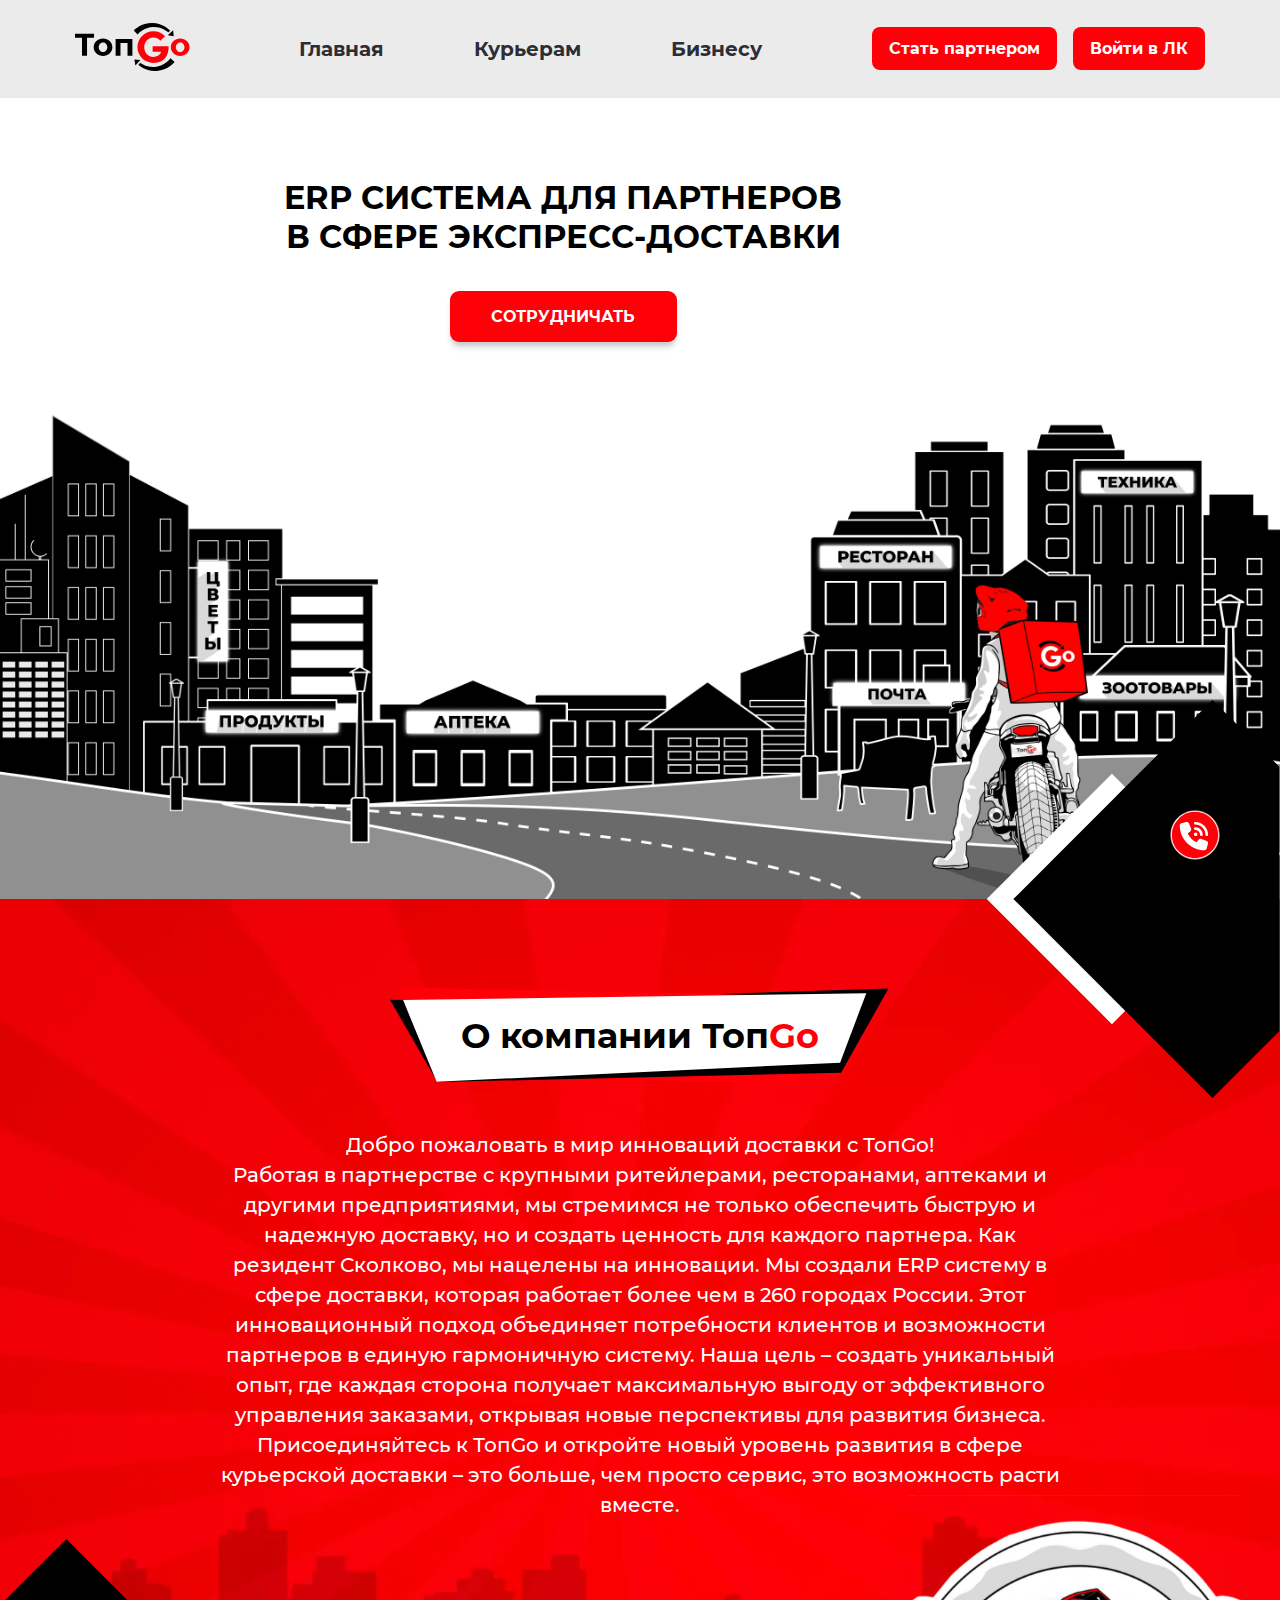
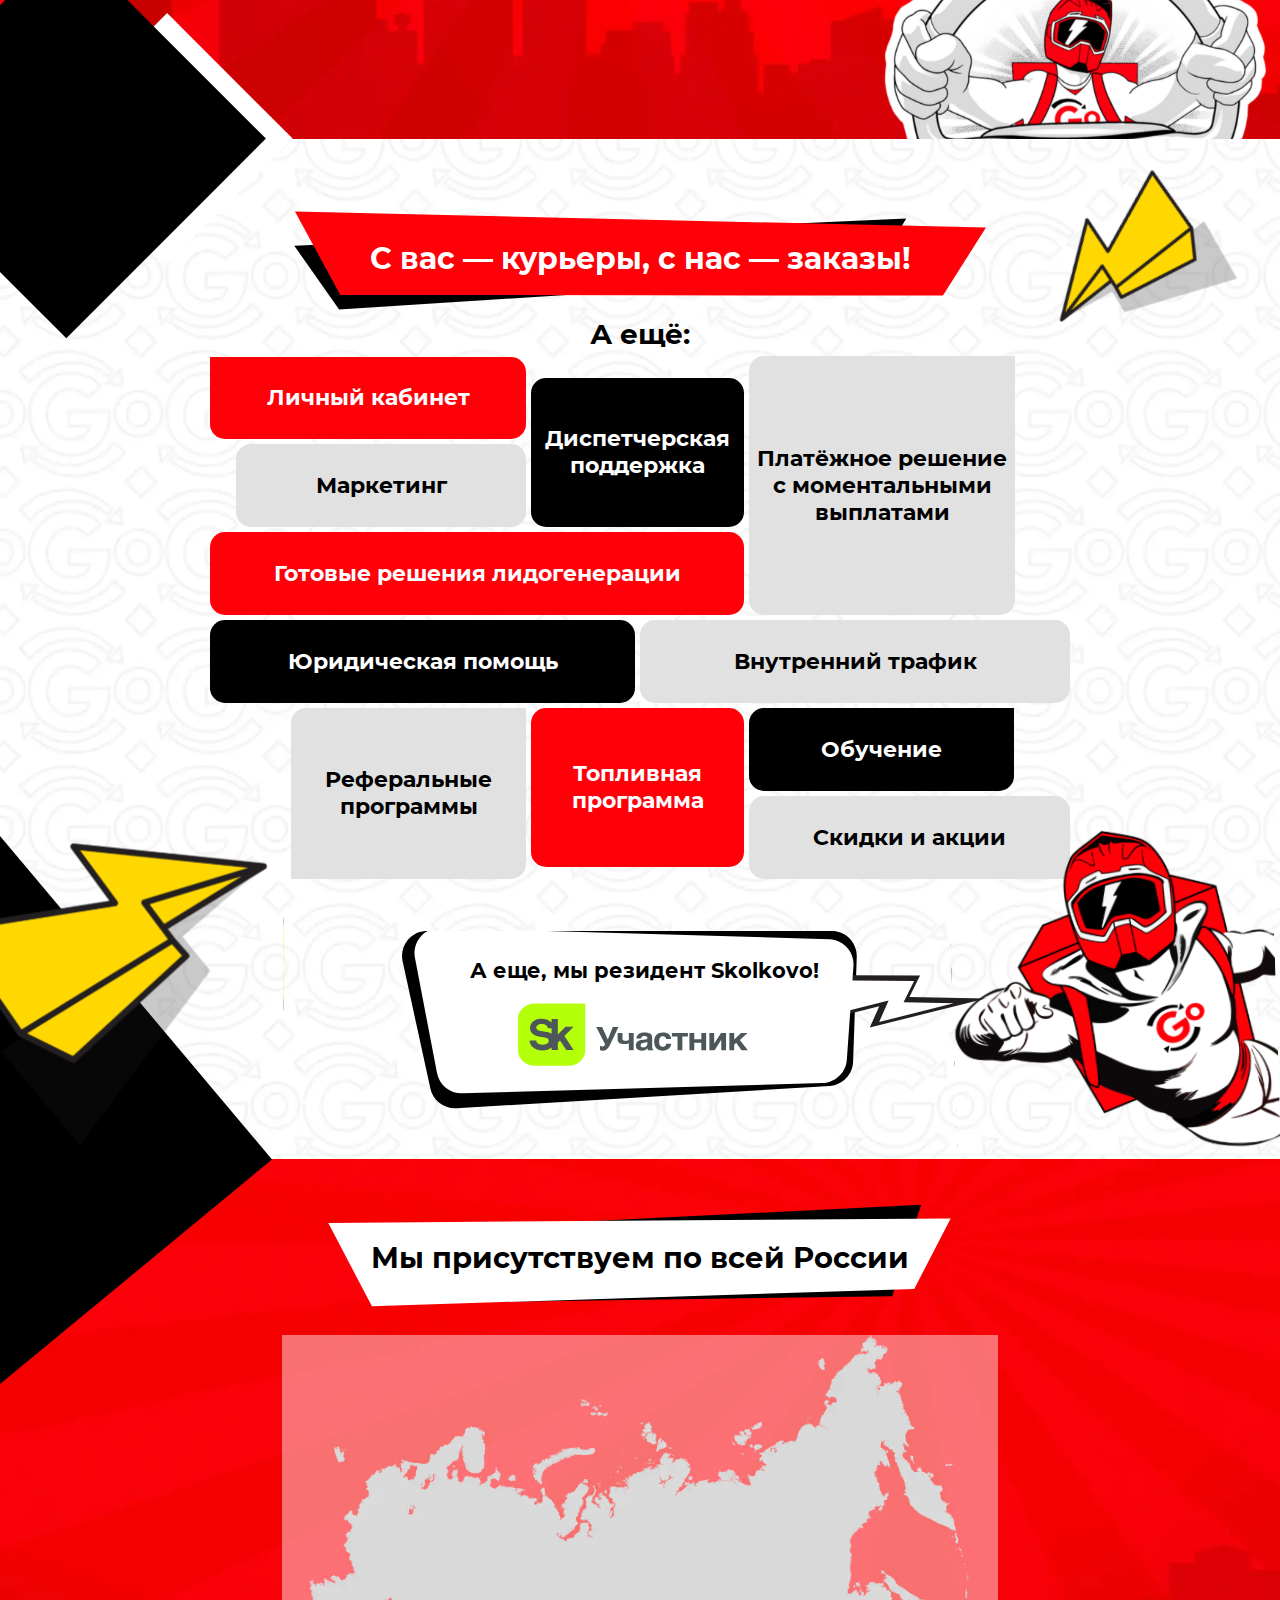
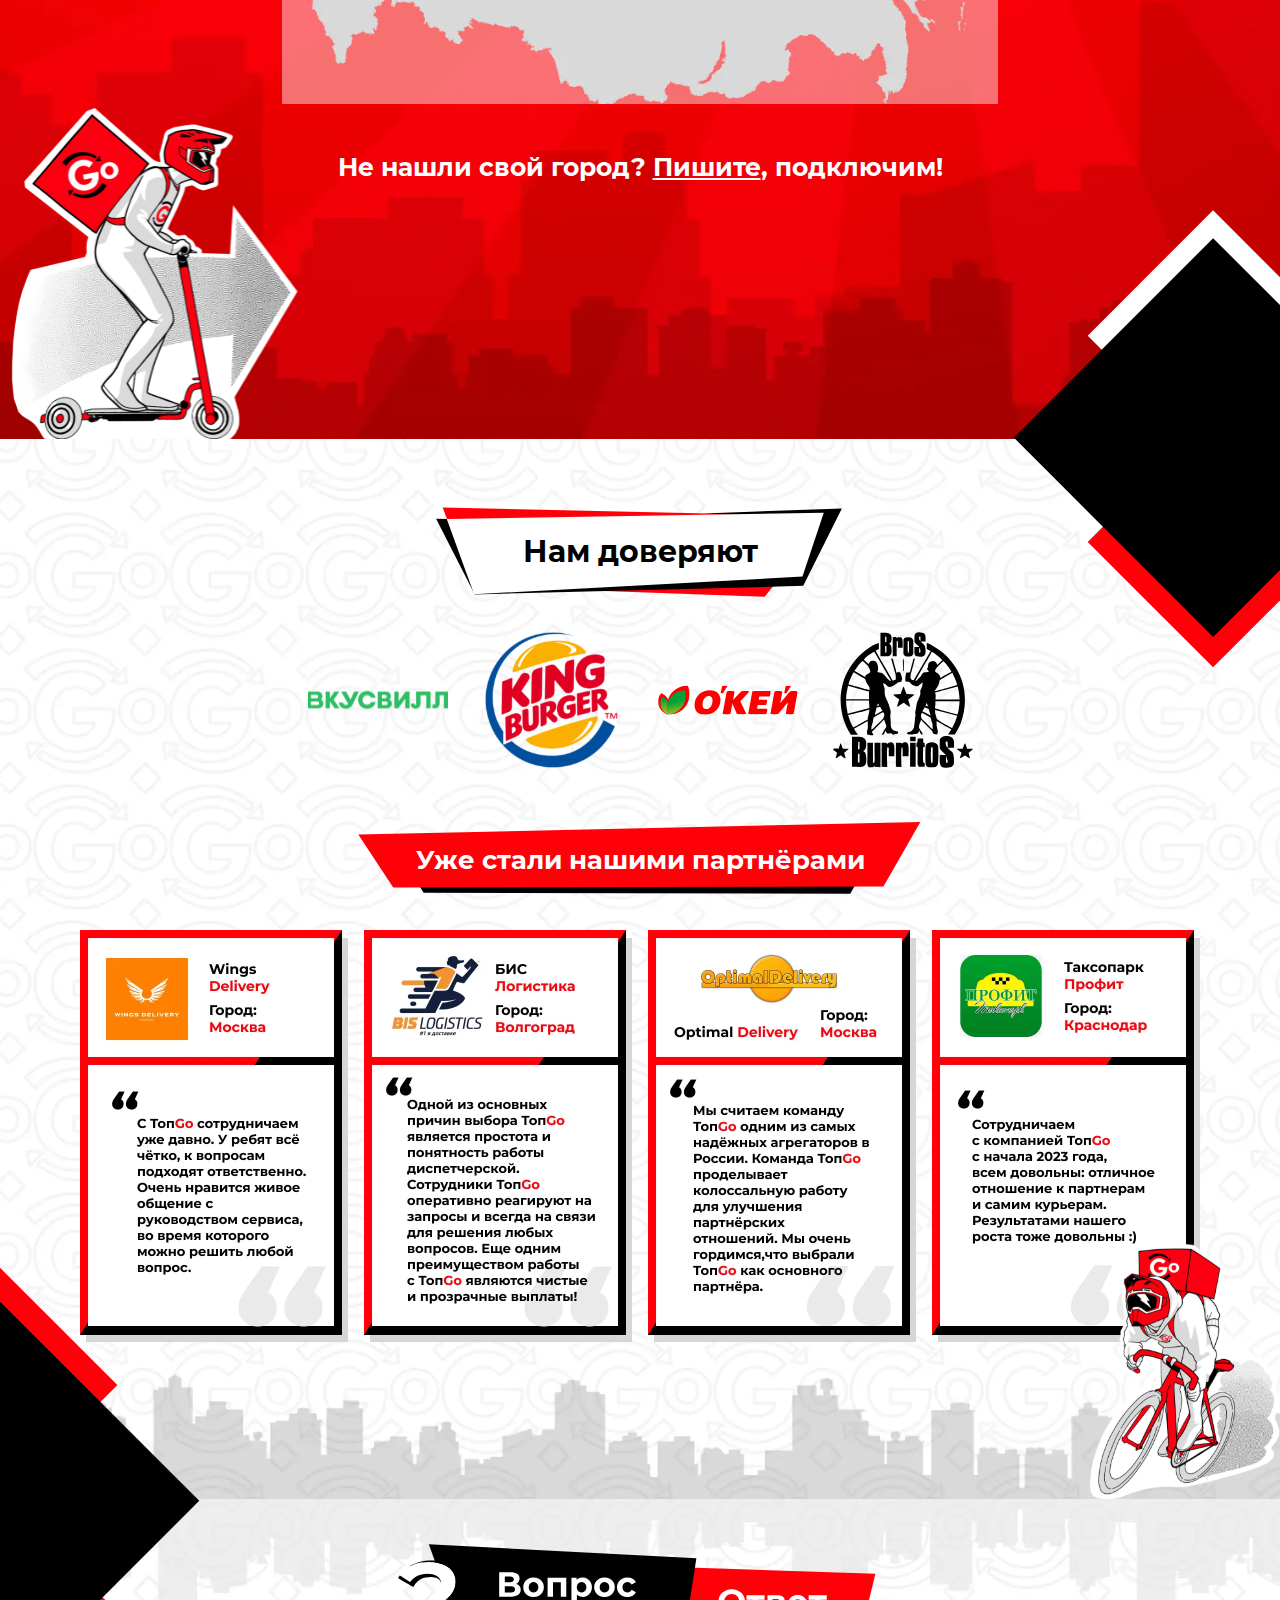
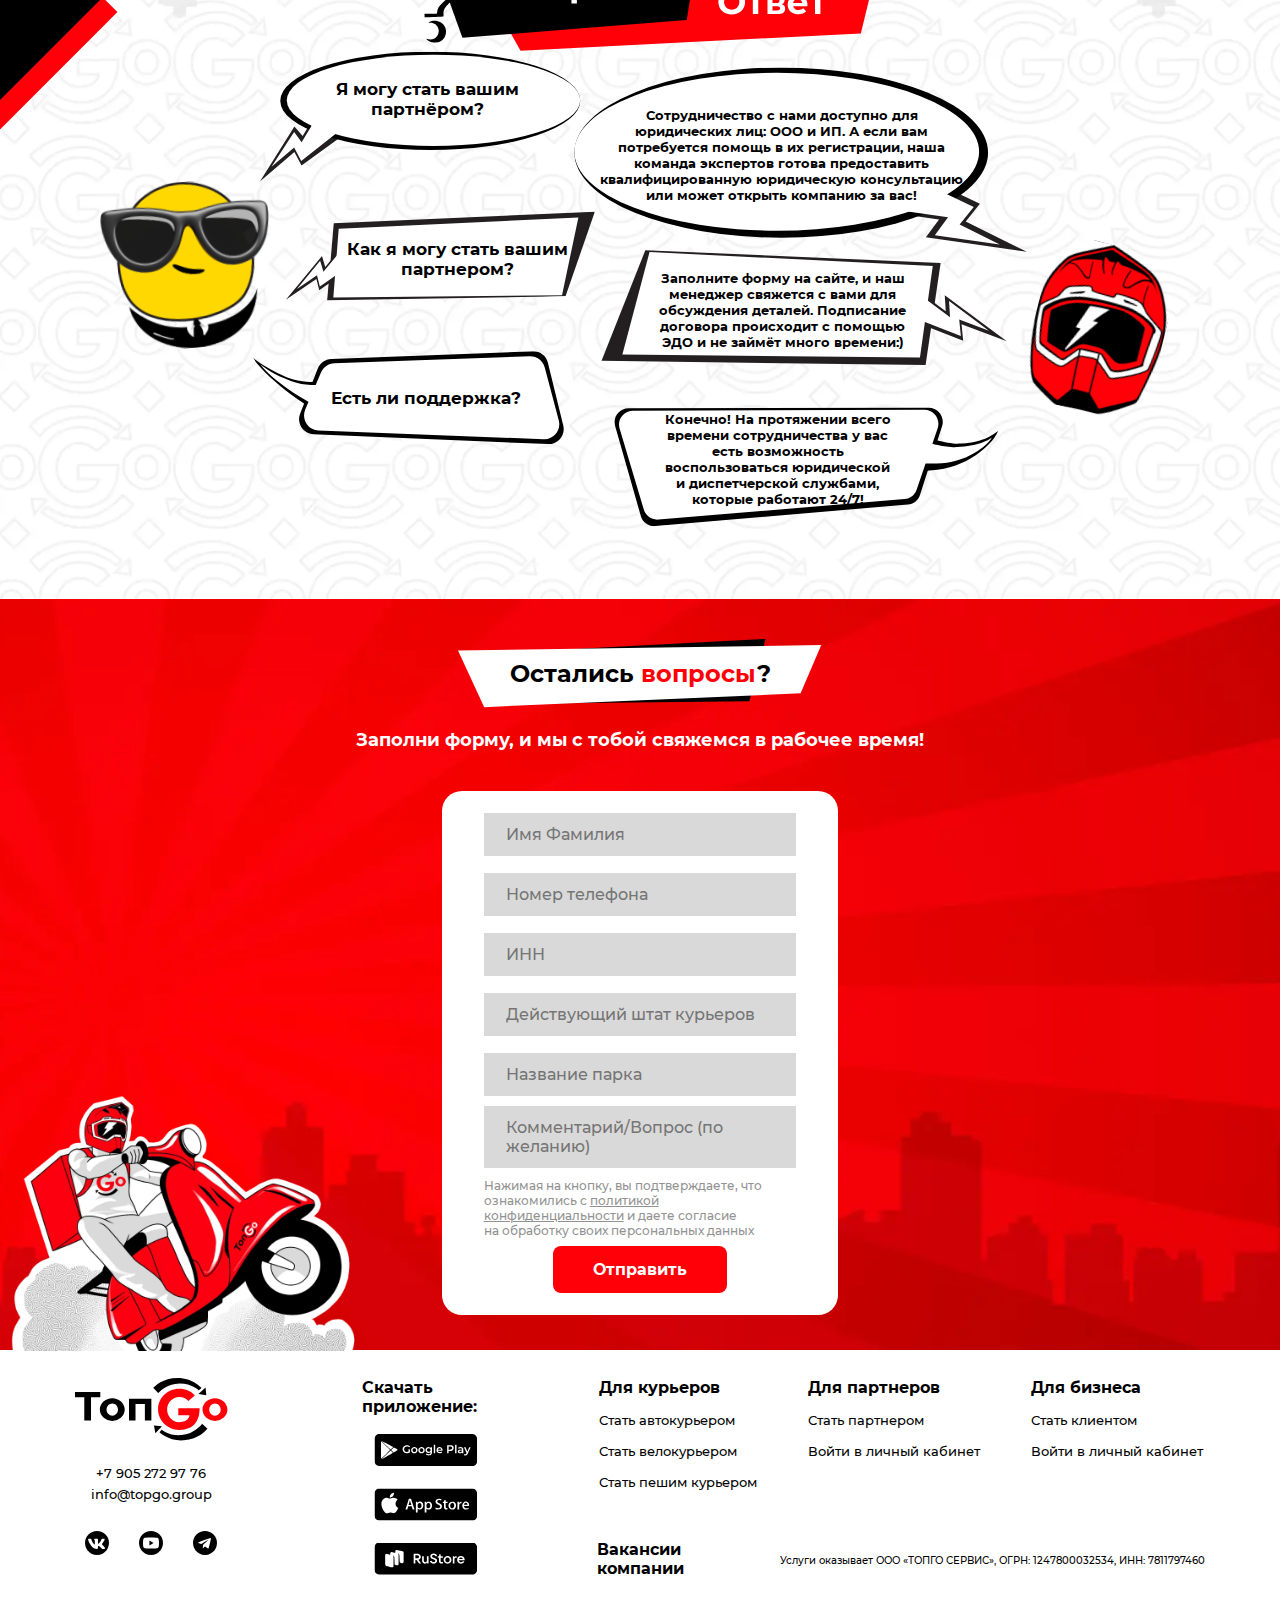
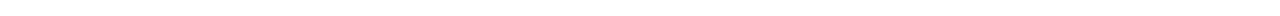
<file: partner.html>
<!DOCTYPE html>
<html lang="en">

<head>
    <meta charset="UTF-8">
    <meta name="viewport" content="width=device-width, initial-scale=1.0">
    <link rel="stylesheet" href="css/style.css">
    <title>Партнерам</title>
</head>

<body>
    <header>
        <div class="header center">
            <a class="header__logo-icon" href="index.html"><img class="header__logo" src="img/logo.svg" alt="logo"></a>
            <nav class="header__menu">
                <ul>
                    <a href="index.html" class="header__link">
                        <li class="header__li">Главная</li>
                    </a>
                    <a href="https://topgo-vacancy.ru/" class="header__link">
                        <li class="header__li">Курьерам</li>
                    </a>
                    <a href="client.html" class="header__link">
                        <li class="header__li">Бизнесу</li>
                    </a>
                </ul>
            </nav>
            <div class="header__btns">
                <button id="partner-btn" class="header__btn">Стать партнером</button>
                <a href="https://partner.topgo.group/" class="header__btn">Войти в&nbsp;ЛК</a>
            </div>
            <div class="partner-header__medias">
                <a href="https://vk.com/topgovacancy" class="header__media">
                    <svg class="header__media-icon" width="28" height="28" viewBox="0 0 24 24" fill="none"
                        xmlns="http://www.w3.org/2000/svg">
                        <path
                            d="M24 12.0006C24 18.628 18.628 24 12.0006 24C5.37323 24 0 18.628 0 12.0006C0 5.37323 5.37323 0 12.0006 0C18.628 0 24 5.37323 24 12.0006Z"
                            fill="black" />
                        <path fill-rule="evenodd" clip-rule="evenodd"
                            d="M3.63511 7.85728C3.12689 7.90337 3.05412 8.17628 3.14994 8.68206C3.32702 9.61965 3.87163 10.8398 4.28887 11.6658C4.4417 11.9691 4.60423 12.2735 4.77282 12.5561C5.25678 13.3676 5.9918 14.5611 6.57279 15.2124L6.73168 15.4016C6.78263 15.4635 6.83963 15.5156 6.89058 15.5751L7.78571 16.4011C8.28179 16.7989 8.82761 17.1373 9.50441 17.4321C10.1655 17.7207 10.9745 17.9112 11.792 17.893C12.1983 17.8833 12.6689 17.859 12.88 17.6079C13.0025 17.4612 12.9952 17.2622 12.9952 17.0488C12.994 16.6376 12.9552 15.2718 13.0631 15.0559C13.1444 14.8946 13.3518 14.8619 13.5738 14.8886C13.951 14.9334 14.3961 15.2694 14.6811 15.5047L15.2257 15.9875C15.4465 16.1827 15.5751 16.3586 15.7376 16.503C15.7995 16.5588 15.8383 16.6267 15.9013 16.6873C16.0978 16.8729 16.5442 17.426 16.7334 17.5776C16.7977 17.6285 16.8547 17.6783 16.9299 17.728C17.2732 17.956 17.6831 17.8954 18.138 17.8954C18.4097 17.8954 19.3011 17.9075 19.5025 17.8845C19.944 17.8323 20.1187 17.5339 19.9683 17.0779C19.836 16.6764 19.4297 16.15 19.1677 15.8225L18.2956 14.8061C18.2653 14.7745 18.2423 14.743 18.2119 14.7078L17.5279 14.0177C16.7358 13.2329 16.8511 13.1929 17.4684 12.316C17.6601 12.0431 17.8359 11.7762 18.0215 11.4936L18.8075 10.2407C18.8936 10.0975 18.9858 9.94835 19.0622 9.80037C19.2235 9.48744 19.3824 9.21696 19.517 8.88098C20.0046 7.66564 19.2454 7.85243 18.1222 7.85243C17.785 7.85243 17.0973 7.80755 16.828 7.92884C16.5078 8.07318 16.4168 8.3752 16.2592 8.73422C16.1282 9.03381 15.962 9.36979 15.8079 9.65846C15.4708 10.2892 15.1433 10.8289 14.7758 11.3602C14.6072 11.6052 14.2396 12.0855 14.0056 12.2978C13.9425 12.3548 13.8928 12.4009 13.8236 12.4627C13.7351 12.5416 13.5483 12.6871 13.3821 12.7162C12.92 12.7999 12.9952 12.1001 12.9952 11.7459V8.99621C12.9952 8.6105 13.0631 8.03679 12.7247 7.89609C12.5355 7.81725 11.6852 7.85243 11.4148 7.85243C11.171 7.85243 9.55414 7.82332 9.3904 7.88033C9.23757 7.93248 9.09202 8.06469 9.08838 8.2721C9.08353 8.74877 9.82341 8.82155 9.82341 10.2807C9.82341 10.7392 9.82341 11.1964 9.82341 11.6549C9.82341 12.0843 9.84888 12.6022 9.81735 13.0207C9.80279 13.2147 9.7749 13.4367 9.60994 13.4925C8.82639 13.7605 7.32965 10.8022 6.98033 9.98595C6.84206 9.66574 6.70621 9.34432 6.58128 9.01076C6.47818 8.73179 6.33627 8.23328 6.15555 8.05984C6.01606 7.9252 5.91782 7.86941 5.68372 7.85485L3.63511 7.85728Z"
                            fill="white" />
                    </svg>

                </a>
                <a href="https://www.youtube.com/@TopGo10" class="header__media">
                    <svg class="header__media-icon" width="28" height="28" viewBox="0 0 24 24" fill="none"
                        xmlns="http://www.w3.org/2000/svg">
                        <path
                            d="M24 12.0011C24 18.6272 18.6272 24 12.0011 24C5.37283 24 0 18.6272 0 12.0011C0 5.37283 5.37283 0 12.0011 0C18.6272 0 24 5.37283 24 12.0011Z"
                            fill="black" />
                        <path
                            d="M10.4014 14.3996V9.60046L14.557 12.0011L10.4014 14.3996ZM19.6666 8.14926C19.4821 7.46078 18.9399 6.91855 18.2514 6.73405C17.005 6.40106 12.0011 6.40106 12.0011 6.40106C12.0011 6.40106 6.99727 6.40106 5.74856 6.73405C5.06008 6.91855 4.51785 7.46078 4.33561 8.14926C4.00037 9.39797 4.00037 12.0011 4.00037 12.0011C4.00037 12.0011 4.00037 14.6043 4.33561 15.8508C4.51785 16.5392 5.06008 17.0815 5.74856 17.266C6.99727 17.6012 12.0011 17.6012 12.0011 17.6012C12.0011 17.6012 17.005 17.6012 18.2514 17.266C18.9399 17.0815 19.4821 16.5392 19.6666 15.8508C19.9996 14.6043 19.9996 12.0011 19.9996 12.0011C19.9996 12.0011 19.9996 9.39797 19.6666 8.14926Z"
                            fill="white" />
                    </svg>

                </a>
                <a href="https://t.me/topgosuperteam" class="header__media">
                    <svg class="header__media-icon" width="28" height="28" viewBox="0 0 24 24" fill="none"
                        xmlns="http://www.w3.org/2000/svg">
                        <path
                            d="M12.0002 0C5.37305 0 0.000549316 5.3732 0.000549316 12.0007C0.000549316 18.6261 5.37305 24.0003 12.0002 24.0003C18.6274 24.0003 23.9999 18.6261 23.9999 12.0007C23.9999 5.3732 18.6274 0 12.0002 0Z"
                            fill="black" />
                        <path
                            d="M17.8413 7.12592C17.7954 6.99077 17.7407 6.95525 17.655 6.92146C17.4679 6.85214 17.1513 6.95699 17.1513 6.95699C17.1513 6.95699 5.93644 10.9891 5.29588 11.4353C5.15794 11.5311 5.11161 11.5883 5.08862 11.6537C4.97786 11.9704 5.32304 12.1107 5.32304 12.1107L8.21376 13.0529C8.21376 13.0529 8.32139 13.069 8.35971 13.0442C9.01733 12.628 14.9757 8.86648 15.3195 8.74004C15.3735 8.72437 15.4139 8.74213 15.4031 8.7794C15.2655 9.26287 10.0902 13.8617 10.0902 13.8617C10.0902 13.8617 10.0707 13.8868 10.0581 13.915L10.0515 13.9116L9.7819 16.7789C9.7819 16.7789 9.66869 17.6574 10.5472 16.7789C11.1668 16.1586 11.7663 15.6396 12.0665 15.3888C13.0603 16.075 14.13 16.8343 14.5919 17.2307C14.8235 17.4296 15.0175 17.4616 15.177 17.4564C15.6152 17.4404 15.7375 16.9587 15.7375 16.9587C15.7375 16.9587 17.7814 8.73307 17.8497 7.63099C17.8563 7.52266 17.8657 7.45474 17.8664 7.3802C17.8675 7.27709 17.8581 7.17399 17.8413 7.12592Z"
                            fill="white" />
                    </svg>

                </a>
            </div>
            <div class="header__burger-menu">
                <a href="index.html" class="header__burger-menu_link">Главная</a>
                <a href="https://topgo-vacancy.ru/" class="header__burger-menu_link">Курьерам</a>
                <a href="client.html" class="header__burger-menu_link">Бизнесу</a>
            </div>
            <svg class="header__burger" width="34" height="30" viewBox="0 0 34 30" fill="none"
                xmlns="http://www.w3.org/2000/svg">
                <path d="M2 2H32" stroke="#8C8C8C" stroke-width="3.5" stroke-linecap="round" stroke-linejoin="round" />
                <path d="M2 15H32" stroke="#8C8C8C" stroke-width="3.5" stroke-linecap="round" stroke-linejoin="round" />
                <path d="M13.3333 28L31.9999 28" stroke="#8C8C8C" stroke-width="3.5" stroke-linecap="round"
                    stroke-linejoin="round" />
            </svg>
            <svg class="header__burger-close" width="24" height="24" viewBox="0 0 24 24" fill="none"
                xmlns="http://www.w3.org/2000/svg">
                <path
                    d="M2 0.335786C1.55862 0.335786 1.13532 0.511122 0.823224 0.823222C0.511124 1.13532 0.335788 1.55862 0.335789 2C0.335789 2.44137 0.511124 2.86467 0.823225 3.17677L20.8232 23.1768C21.1353 23.4889 21.5586 23.6642 22 23.6642C22.4414 23.6642 22.8647 23.4889 23.1768 23.1768C23.4889 22.8647 23.6642 22.4414 23.6642 22C23.6642 21.5586 23.4889 21.1353 23.1768 20.8232L3.17678 0.823222C2.86468 0.511122 2.44138 0.335786 2 0.335786Z"
                    fill="#8C8C8C" stroke="#8C8C8C" stroke-width="0.5" />
                <path
                    d="M23.6642 2C23.6642 1.55862 23.4889 1.13532 23.1768 0.823224C22.8647 0.511124 22.4414 0.335788 22 0.335788C21.5586 0.335788 21.1353 0.511124 20.8232 0.823224L0.823245 20.8232C0.511146 21.1353 0.335807 21.5586 0.335808 22C0.335807 22.4414 0.511146 22.8647 0.823245 23.1768C1.13534 23.4889 1.55864 23.6642 2.00002 23.6642C2.4414 23.6642 2.8647 23.4889 3.1768 23.1768L23.1768 3.17678C23.4889 2.86468 23.6642 2.44138 23.6642 2Z"
                    fill="#8C8C8C" stroke="#8C8C8C" stroke-width="0.5" />
            </svg>

        </div>
    </header>

    <div class="header__form">
        <form action="#">
            <input id="header__form-name" class="header__form-input" type="text" name="name" placeholder="Ваше имя"
                required>
            <input id="header__form-number" class="header__form-input" type="tel" name="number"
                placeholder="Номер телефона" required>
            <button class="header__form-btn">Заказать звонок</button>
        </form>
    </div>

    <section class="top">
        <div class="partner-top__box">
            <img class="top__main-logo" src="img/top-mainlogo.svg" alt="main logo">
            <h1 class="partner-top__heading">ERP СИСТЕМА ДЛЯ ПАРТНЕРОВ В&nbsp;СФЕРЕ ЭКСПРЕСС-ДОСТАВКИ
            </h1>
            <button id="partner-top-btn" class="partner-top__btn">СОТРУДНИЧАТЬ</button>
        </div>
        <div class="top__tel">
            <svg class="top__tel_form-close" width="48" height="48" viewBox="0 0 48 48" fill="none"
                xmlns="http://www.w3.org/2000/svg">
                <path
                    d="M24.0187 47.25C36.8284 47.25 47.25 36.8284 47.25 24.0187C47.25 11.1719 36.8286 0.75 24.0187 0.75C11.1716 0.75 0.75 11.1716 0.75 24.0187C0.75 36.8286 11.1719 47.25 24.0187 47.25Z"
                    fill="white" stroke="white" stroke-width="0.5" />
                <path fill-rule="evenodd" clip-rule="evenodd"
                    d="M24.0187 46.2127C30.1296 46.2127 35.6781 43.7384 39.6895 39.6895C43.7384 35.6781 46.2127 30.1296 46.2127 24.0187C46.2127 17.8704 43.7384 12.3219 39.6895 8.31051C35.6781 4.26161 30.1296 1.78729 24.0187 1.78729C17.8704 1.78729 12.3219 4.26161 8.31051 8.31051C4.26161 12.3219 1.78729 17.8704 1.78729 24.0187C1.78729 30.1296 4.26161 35.6781 8.31051 39.6895C12.3219 43.7384 17.8704 46.2127 24.0187 46.2127ZM24.0187 47C36.6903 47 47 36.6903 47 24.0187C47 11.3097 36.6903 1 24.0187 1C11.3097 1 1 11.3097 1 24.0187C1 36.6903 11.3097 47 24.0187 47Z"
                    fill="white" />
                <path
                    d="M14.7818 13.3055C14.3903 13.3055 14.0148 13.4611 13.738 13.7379C13.4611 14.0147 13.3056 14.3902 13.3056 14.7817C13.3056 15.1733 13.4611 15.5487 13.738 15.8256L31.0792 33.1668C31.3561 33.4437 31.7316 33.5992 32.1231 33.5992C32.5146 33.5992 32.8901 33.4437 33.1669 33.1668C33.4438 32.89 33.5993 32.5145 33.5993 32.123C33.5993 31.7315 33.4438 31.356 33.1669 31.0792L15.8256 13.7379C15.5488 13.4611 15.1733 13.3055 14.7818 13.3055Z"
                    fill="#8C8C8C" stroke="#8C8C8C" stroke-width="0.5" />
                <path
                    d="M33.5992 14.7817C33.5992 14.3902 33.4437 14.0147 33.1669 13.7379C32.89 13.4611 32.5145 13.3055 32.123 13.3055C31.7315 13.3055 31.356 13.4611 31.0792 13.7379L13.7379 31.0792C13.4611 31.356 13.3055 31.7315 13.3055 32.123C13.3055 32.5145 13.4611 32.89 13.7379 33.1668C14.0148 33.4437 14.3902 33.5992 14.7817 33.5992C15.1733 33.5992 15.5487 33.4437 15.8256 33.1668L33.1669 15.8256C33.4437 15.5487 33.5992 15.1733 33.5992 14.7817Z"
                    fill="#8C8C8C" stroke="#8C8C8C" stroke-width="0.5" />
            </svg>

            <svg class="top__tel_icon heartbeat" width="48" height="48" viewBox="0 0 48 48" fill="none"
                xmlns="http://www.w3.org/2000/svg">
                <path
                    d="M24.0187 47.25C36.8284 47.25 47.25 36.8284 47.25 24.0187C47.25 11.1719 36.8286 0.75 24.0187 0.75C11.1716 0.75 0.75 11.1716 0.75 24.0187C0.75 36.8286 11.1719 47.25 24.0187 47.25Z"
                    fill="#FF0009" stroke="white" stroke-width="0.5" />
                <path fill-rule="evenodd" clip-rule="evenodd"
                    d="M18.1328 12.7718C17.7205 11.7596 16.6333 11.2347 15.5835 11.5347L10.9348 12.8093C9.99756 13.0717 9.36023 13.8965 9.36023 14.8713C9.36023 27.9927 20.0073 38.6398 33.1663 38.6398C34.1035 38.6398 34.9283 38.0025 35.1907 37.0652L36.4654 32.4165C36.7653 31.3668 36.2404 30.2796 35.2282 29.8672L30.1296 27.7678C29.2673 27.3929 28.2926 27.6553 27.6927 28.3676L25.5558 30.9919C21.8068 29.2299 18.7702 26.1932 17.0082 22.4442L19.6324 20.3073C20.3447 19.7449 20.6072 18.7327 20.2323 17.8704L18.1328 12.7718ZM36.5403 23.7563C36.5403 16.9707 31.0293 11.4597 24.2437 11.4597C23.5314 11.4597 22.969 12.022 22.969 12.7343C22.969 13.4466 23.5314 14.009 24.2437 14.009C29.6422 14.009 33.991 18.3953 33.991 23.7563C33.991 24.4686 34.5534 25.031 35.2657 25.031C35.978 25.031 36.5403 24.4686 36.5403 23.7563ZM25.8557 22.1443C25.5558 21.8444 25.106 21.6569 24.6561 21.6569C24.2062 21.6569 23.7563 21.8444 23.4564 22.1443C23.119 22.4817 22.969 22.8941 22.969 23.344C22.969 23.7938 23.119 24.2437 23.4564 24.5436C23.7563 24.881 24.2062 25.031 24.6561 25.031C25.106 25.031 25.5558 24.881 25.8557 24.5436C26.1932 24.2437 26.3431 23.7938 26.3431 23.344C26.3431 22.8941 26.1932 22.4817 25.8557 22.1443ZM24.2437 16.5583C23.5314 16.5583 22.969 17.1206 22.969 17.8329C22.969 18.5453 23.5314 19.1076 24.2437 19.1076C26.793 19.1076 28.8924 21.207 28.8924 23.7563C28.8924 24.4686 29.4548 25.031 30.1671 25.031C30.8794 25.031 31.4417 24.4686 31.4417 23.7563C31.4417 19.7824 28.2176 16.5583 24.2437 16.5583Z"
                    fill="white" />
                <path fill-rule="evenodd" clip-rule="evenodd"
                    d="M24.0187 46.2127C30.1296 46.2127 35.6781 43.7384 39.6895 39.6895C43.7384 35.6781 46.2127 30.1296 46.2127 24.0187C46.2127 17.8704 43.7384 12.3219 39.6895 8.31051C35.6781 4.26161 30.1296 1.78729 24.0187 1.78729C17.8704 1.78729 12.3219 4.26161 8.31051 8.31051C4.26161 12.3219 1.78729 17.8704 1.78729 24.0187C1.78729 30.1296 4.26161 35.6781 8.31051 39.6895C12.3219 43.7384 17.8704 46.2127 24.0187 46.2127ZM24.0187 47C36.6903 47 47 36.6903 47 24.0187C47 11.3097 36.6903 1 24.0187 1C11.3097 1 1 11.3097 1 24.0187C1 36.6903 11.3097 47 24.0187 47Z"
                    fill="white" />
            </svg>
        </div>
        <img class="partner-top__el1" src="img/part-el1.svg">
    </section>

    <section class="partner-about">
        <h2 class="partner-about__title">О&nbsp;компании Топ<span class="red">Go</span></h2>
        <p class="partner-about__text">
            Добро пожаловать в мир инноваций доставки с ТопGo!
            <br>
            Работая в партнерстве с крупными ритейлерами, ресторанами, аптеками и другими предприятиями, мы стремимся не
            только обеспечить быструю и надежную доставку, но и создать ценность для каждого партнера. Как резидент
            Сколково, мы нацелены на инновации. 
            Мы создали ERP систему в сфере доставки, которая работает более чем в 260 городах России. Этот инновационный
            подход объединяет потребности клиентов и возможности партнеров в единую гармоничную систему.
            Наша цель – создать уникальный опыт, где каждая сторона получает максимальную выгоду от эффективного
            управления заказами, открывая новые перспективы для развития бизнеса. 
            Присоединяйтесь к ТопGo и откройте новый уровень развития в сфере курьерской доставки – это больше, чем
            просто сервис, это возможность расти вместе.
        </p>

        <img class="partner-about__el2" src="img/partner-about-el2.svg">
        <img class="partner-about__driver" src="img/about-driver.svg">
    </section>

    <section class="partner-advantages">
        <h2 class="partner-advantages__title">С&nbsp;вас&nbsp;&mdash; курьеры, с&nbsp;нас&nbsp;&mdash; заказы!</h2>
        <p class="partner-advantages__else">А&nbsp;ещё:</p>
        <div class="partner-advantages__box">
            <div class="partner-advantages__adv adv1">Личный кабинет </div>
            <div class="partner-advantages__adv-spoiler spoiler1">100% доступ и&nbsp;контроль над работой своих
                исполнителей
            </div>

            <div class="partner-advantages__adv adv2">Диспетчерская поддержка </div>
            <div class="partner-advantages__adv-spoiler spoiler2">Решение всех возникающих вопросов по&nbsp;работе
                сервиса
                нашей командой диспетчеров 24/7</div>

            <div class="partner-advantages__adv adv3">Платёжное решение
                с&nbsp;моментальными выплатами</div>
            <div class="partner-advantages__adv-spoiler spoiler3">Помощь
                в&nbsp;выстраивании системы выплат исполнителям на&nbsp;выгодных условиях</div>

            <div class="partner-advantages__adv adv4">Маркетинг</div>
            <div class="partner-advantages__adv-spoiler spoiler4">Дизайн-макеты, brand book, продающие тексты, помощь в
                создании сайта и&nbsp;настройка посадочный страницы, брендированные вещи/сумка и&nbsp;пр.</div>

            <div class="partner-advantages__adv adv5">Готовые решения лидогенерации </div>
            <div class="partner-advantages__adv-spoiler spoiler5">Тексты и&nbsp;макеты для размещения на&nbsp;платформах
                по
                привлечению исполнителей, скрипты по&nbsp;обработке откликов</div>

            <div class="partner-advantages__adv adv6">Юридическая помощь</div>
            <div class="partner-advantages__adv-spoiler spoiler6">Открытие ООО/ИП, открытие счёта, помощь
                в&nbsp;подготовке
                всех необходимых документов, консультация по&nbsp;юридическим вопросам и&nbsp;т.д.</div>

            <div class="partner-advantages__adv adv7">Внутренний трафик</div>
            <div class="partner-advantages__adv-spoiler spoiler7">Трафик кандидатов, которые уже зарегистрированы в
                нашей
                системе. Вам остается только вывести их&nbsp;в&nbsp;работу, без затрат на&nbsp;рекламу
                и&nbsp;размещение:)</div>

            <div class="partner-advantages__adv adv8">Реферальные программы</div>
            <div class="partner-advantages__adv-spoiler spoiler8">Различные вариации дополнительных бонусов для
                партнеров
                на&nbsp;протяжении всего сотрудничества</div>

            <div class="partner-advantages__adv adv9">Топливная программа</div>
            <div class="partner-advantages__adv-spoiler spoiler9">Выгодные условия по&nbsp;топливу</div>

            <div class="partner-advantages__adv adv10">Обучение </div>
            <div class="partner-advantages__adv-spoiler spoiler10">Обучающий материал, тренинги для повышения
                эффективности вашей команды</div>

            <div class="partner-advantages__adv adv11">Скидки и&nbsp;акции</div>
            <div class="partner-advantages__adv-spoiler spoiler11">Внутренние акции для штатных курьеров транслируются и
                на&nbsp;парковых: welcome bonus, &laquo;Приведи Друга&raquo;, повышенный коэффициент, приоритет
                на&nbsp;город
                и&nbsp;т.д.</div>
        </div>

        <p class="partner-advantages__skolkovo">А&nbsp;еще, мы&nbsp;резидент Skolkovo!</p>

        <img class="partner-advantages__ligth1" src="img/part-adv-ligthening1.svg">
        <img class="partner-advantages__el3" src="img/part-adv-el3.svg">
        <img class="partner-advantages__ligth2" src="img/part-adv-ligthening2.svg">
        <img class="partner-advantages__superhero" src="img/tablet-part-adv-hero.svg">

    </section>

    <section class="partner-map">
        <h2 class="partner-map__title">Мы&nbsp;присутствуем по&nbsp;всей России</h2>
        <picture>
            <source srcset="img/part-map-map.webp" type="image/webp"><img class="partner-map__map"
                src="img/part-map-map.png" alt="">
        </picture>
        <p class="partner-map__text">Не&nbsp;нашли свой город? <span id="partner-map-btn">Пишите</span>, подключим!</p>
        <img class="partner-map__hero" src="img/partner-map-hero.svg">
        <img class="partner-map__el4" src="img/part-map-el4.svg">
    </section>

    <!-- Сделать карточки текстом! -->
    <section class="partner-partners">
        <h2 class="partner-partners__title">Нам доверяют</h2>
        <div class="partner-partners__slider">
            <div class="partner-partners__slide">
                <img src="img/partners-icons/X5.svg" alt="X5">
            </div>
            <div class="partner-partners__slide">
                <img src="img/partners-icons/vkusvill.svg" alt="vkusvill">
            </div>
            <div class="partner-partners__slide">
                <img src="img/partners-icons/БургерКинг.svg" alt="БургерКинг">
            </div>
            <div class="partner-partners__slide">
                <img src="img/partners-icons/Окей.svg" alt="Окей">
            </div>
            <div class="partner-partners__slide">
                <img src="img/partners-icons/BrosBurritos.svg" alt="BrosBurritos">
            </div>
            <div class="partner-partners__slide">
                <img src="img/partners-icons/Ikigai.svg" alt="Ikigai">
            </div>
            <div class="partner-partners__slide">
                <img src="img/partners-icons/Nigde.svg" alt="Nigde">
            </div>
            <div class="partner-partners__slide">
                <img src="img/partners-icons/Бирвайн.svg" alt="Бирвайн">
            </div>
            <div class="partner-partners__slide">
                <img src="img/partners-icons/ВкусноиТочка.svg" alt="Вкусно и Точка">
            </div>
            <div class="partner-partners__slide">
                <img src="img/partners-icons/Кукуруза.svg" alt="Кукуруза">
            </div>
            <div class="partner-partners__slide">
                <img src="img/partners-icons/ЛюбимСытно.svg" alt="ЛюбимСытно">
            </div>
            <div class="partner-partners__slide">
                <img src="img/partners-icons/МосАптека.svg" alt="МосАптека">
            </div>
            <div class="partner-partners__slide">
                <img src="img/partners-icons/Озерки.svg" alt="Озерки">
            </div>
            <div class="partner-partners__slide">
                <img src="img/partners-icons/ПхалиХинкали.svg" alt="ПхалиХинкали">
            </div>
            <div class="partner-partners__slide">
                <img src="img/partners-icons/Столетов.svg" alt="Столетов">
            </div>
            <div class="partner-partners__slide">
                <img src="img/partners-icons/ХачоиПури.svg" alt="Хачо и Пури">
            </div>
            <div class="partner-partners__slide">
                <img src="img/partners-icons/ХорошаяАптека.svg" alt="Хорошая Аптека">
            </div>
            <div class="partner-partners__slide">
                <img src="img/partners-icons/ЭркаФарм.svg" alt="ЭркаФарм">
            </div>
        </div>
        <h3 class="partner-partners__cards-title">Уже стали нашими партнёрами</h3>
        <div class="partner-partners__cards">
            <picture>
                <source srcset="img/part-card1.webp" type="image/webp"><img src="img/part-card1.jpg" alt="Wings"
                    class="partner-partners__card">
            </picture>
            <picture>
                <source srcset="img/part-card2.webp" type="image/webp"><img src="img/part-card2.jpg" alt="БИС"
                    class="partner-partners__card">
            </picture>
            <picture>
                <source srcset="img/part-card3.webp" type="image/webp"><img src="img/part-card3.jpg"
                    alt="Optimal Delivery" class="partner-partners__card">
            </picture>
            <picture>
                <source srcset="img/part-card4.webp" type="image/webp"><img src="img/part-card4.jpg" alt="Таксопарк 
                Профит" class="partner-partners__card">
            </picture>

        </div>

        <div class="partner-partners__card-slider">
            <input type="radio" name="slider" id="item-1" checked>
            <input type="radio" name="slider" id="item-2">
            <input type="radio" name="slider" id="item-3">
            <input type="radio" name="slider" id="item-4">
            <div class="partner-partners__cards-slider">
                <label class="partner-partners__card-slide" for="item-1" id="card-1">
                    <picture>
                        <source srcset="img/part-card1.webp" type="image/webp"><img src="img/part-card1.jpg">
                    </picture>
                </label>

                <label class="partner-partners__card-slide" for="item-2" id="card-2">
                    <picture>
                        <source srcset="img/part-card2.webp" type="image/webp"><img src="img/part-card2.jpg">
                    </picture>
                </label>

                <label class="partner-partners__card-slide" for="item-3" id="card-3">
                    <picture>
                        <source srcset="img/part-card3.webp" type="image/webp"><img src="img/part-card3.jpg">
                    </picture>
                </label>

                <label class="partner-partners__card-slide" for="item-4" id="card-4">
                    <picture>
                        <source srcset="img/part-card4.webp" type="image/webp"><img src="img/part-card4.jpg">
                    </picture>
                </label>
            </div>
        </div>

        <img class="partner-partners__cycle" src="img/part-parts-cycle.svg">

    </section>

    <section class="partner-questions">
        <img class="partner-questions__el5" src="img/part-q-el5.svg">
        <img class="questions__title" src="img/q-title.svg" alt="Вопрос Ответ">

        <div class="partner-questions__dialog">
            <img class="partner-questions__smile" src="img/part-q-smile.svg">
            <img class="partner-questions__hero" src="img/part-q-hero.svg">

            <div class="partner-questions__phrase1 partner-questions__phrase">
                <p class="partner-questions__text">Я&nbsp;могу стать
                    вашим партнёром?</p>
            </div>
            <div class="partner-questions__phrase2 partner-questions__phrase">
                <p class="partner-questions__text">Сотрудничество с&nbsp;нами доступно для юридических лиц: ООО
                    и&nbsp;ИП. А&nbsp;если
                    вам потребуется помощь в&nbsp;их&nbsp;регистрации, наша команда экспертов готова предоставить
                    квалифицированную юридическую консультацию или может открыть компанию за&nbsp;вас!</p>
            </div>
            <div class="partner-questions__phrase3 partner-questions__phrase">
                <p class="partner-questions__text">Как я&nbsp;могу стать вашим партнером?</p>
            </div>
            <div class="partner-questions__phrase4 partner-questions__phrase">
                <p class="partner-questions__text"> Заполните форму на&nbsp;сайте, и&nbsp;наш менеджер свяжется
                    с&nbsp;вами для
                    обсуждения деталей. Подписание договора происходит с&nbsp;помощью ЭДО и&nbsp;не&nbsp;займёт много
                    времени:)</p>
            </div>
            <div class="partner-questions__phrase5 partner-questions__phrase">
                <p class="partner-questions__text">Есть&nbsp;ли поддержка?</p>
            </div>
            <div class="partner-questions__phrase6 partner-questions__phrase">
                <p class="partner-questions__text">Конечно! На&nbsp;протяжении всего времени сотрудничества у&nbsp;вас
                    есть
                    возможность воспользоваться юридической и&nbsp;диспетчерской службами, которые работают 24/7!</p>
            </div>
        </div>
    </section>

    <section id="partner-form" class="partner-form">
        <div class="form__title-box">
            <h2 class="form__title">Остались <span class="red">вопросы</span>?</h2>
        </div>
        <p class="form__text">Заполни форму, и&nbsp;мы&nbsp;с&nbsp;тобой свяжемся в&nbsp;рабочее время!</p>
        <form class="partner-form__form">
            <input class="partner-form__input" type="text" required placeholder="Имя Фамилия">
            <input class="partner-form__input" type="tel" required placeholder="Номер телефона">
            <input class="partner-form__input" type="text" required placeholder="ИНН">
            <input class="partner-form__input" type="number" required placeholder="Действующий штат курьеров">
            <input class="partner-form__input" type="text" required placeholder="Название парка">
            <textarea class="partner-form__input" id="comment" name="comment" rows="2" cols="33"
                placeholder="Комментарий/Вопрос (по желанию)"></textarea>
            <p class="partner-form__info">Нажимая на&nbsp;кнопку, вы&nbsp;подтверждаете, что ознакомились с&nbsp;<a
                    href="https://job.topgo.group/privacy/" class="form__info-link">политикой конфиденциальности</a> и
                даете согласие на&nbsp;обработку своих
                персональных данных</p>
            <button class="form__btn">Отправить</button>
        </form>
        <picture>
            <source srcset="img/form-moto.webp" type="image/webp"><img src="img/form-moto.png" class="form__motohero">
        </picture>
        <img src="img/btn-up.svg" alt="Наверх" class="btn-up btn-up_hide">
    </section>

    <footer class="footer center">
        <div class="footer__contacts">
            <a href="." class="footer__logo-link">
                <img src="img/footer-logo.svg" alt="logo">
            </a>
            <div class="footer__contacts-text">
                <p class="footer__tel">+7&nbsp;905&nbsp;272 97 76</p>
                <p class="footer__mail">info@topgo.group</p>
            </div>
            <div class="footer__medias">
                <a href="https://vk.com/topgovacancy" class="footer__media-link"><svg width="24" height="24"
                        viewBox="0 0 24 24" fill="none" xmlns="http://www.w3.org/2000/svg">
                        <g clip-path="url(#clip0_118_1149)">
                            <path
                                d="M24 12.0006C24 18.628 18.628 24 12.0006 24C5.37323 24 0 18.628 0 12.0006C0 5.37323 5.37323 0 12.0006 0C18.628 0 24 5.37323 24 12.0006Z"
                                fill="black" />
                            <path fill-rule="evenodd" clip-rule="evenodd"
                                d="M3.63511 7.85722C3.12689 7.90331 3.05412 8.17622 3.14994 8.682C3.32702 9.61959 3.87163 10.8398 4.28887 11.6658C4.4417 11.969 4.60423 12.2735 4.77282 12.5561C5.25678 13.3675 5.9918 14.561 6.57279 15.2124L6.73168 15.4016C6.78263 15.4634 6.83963 15.5156 6.89058 15.575L7.78571 16.401C8.28179 16.7988 8.82761 17.1373 9.50441 17.432C10.1655 17.7207 10.9745 17.9111 11.792 17.8929C12.1983 17.8832 12.6689 17.8589 12.88 17.6079C13.0025 17.4611 12.9952 17.2622 12.9952 17.0487C12.994 16.6375 12.9552 15.2718 13.0631 15.0559C13.1444 14.8946 13.3518 14.8618 13.5738 14.8885C13.951 14.9334 14.3961 15.2694 14.6811 15.5047L15.2257 15.9874C15.4465 16.1827 15.5751 16.3586 15.7376 16.5029C15.7995 16.5587 15.8383 16.6266 15.9013 16.6873C16.0978 16.8728 16.5442 17.4259 16.7334 17.5775C16.7977 17.6285 16.8547 17.6782 16.9299 17.7279C17.2732 17.956 17.6831 17.8953 18.138 17.8953C18.4097 17.8953 19.3011 17.9075 19.5025 17.8844C19.944 17.8323 20.1187 17.5339 19.9683 17.0778C19.836 16.6763 19.4297 16.1499 19.1677 15.8224L18.2956 14.806C18.2653 14.7745 18.2423 14.743 18.2119 14.7078L17.5279 14.0176C16.7358 13.2329 16.8511 13.1928 17.4684 12.3159C17.6601 12.043 17.8359 11.7762 18.0215 11.4935L18.8075 10.2406C18.8936 10.0975 18.9858 9.94829 19.0622 9.80031C19.2235 9.48738 19.3824 9.2169 19.517 8.88092C20.0046 7.66558 19.2454 7.85237 18.1222 7.85237C17.785 7.85237 17.0973 7.80749 16.828 7.92878C16.5078 8.07312 16.4168 8.37513 16.2592 8.73416C16.1282 9.03375 15.962 9.36973 15.8079 9.6584C15.4708 10.2891 15.1433 10.8289 14.7758 11.3601C14.6072 11.6051 14.2396 12.0854 14.0056 12.2977C13.9425 12.3547 13.8928 12.4008 13.8236 12.4627C13.7351 12.5415 13.5483 12.6871 13.3821 12.7162C12.92 12.7999 12.9952 12.1 12.9952 11.7458V8.99615C12.9952 8.61044 13.0631 8.03673 12.7247 7.89603C12.5355 7.81719 11.6852 7.85237 11.4148 7.85237C11.171 7.85237 9.55414 7.82326 9.3904 7.88026C9.23757 7.93242 9.09202 8.06463 9.08838 8.27204C9.08353 8.74871 9.82341 8.82149 9.82341 10.2806C9.82341 10.7391 9.82341 11.1964 9.82341 11.6549C9.82341 12.0842 9.84888 12.6022 9.81735 13.0206C9.80279 13.2147 9.7749 13.4366 9.60994 13.4924C8.82639 13.7605 7.32965 10.8022 6.98033 9.98589C6.84206 9.66568 6.70621 9.34426 6.58128 9.0107C6.47818 8.73173 6.33627 8.23322 6.15555 8.05978C6.01606 7.92514 5.91782 7.86935 5.68372 7.85479L3.63511 7.85722Z"
                                fill="white" />
                        </g>
                        <defs>
                            <clipPath id="clip0_118_1149">
                                <rect width="24" height="24" fill="white" />
                            </clipPath>
                        </defs>
                    </svg>
                </a>
                <a href="https://www.youtube.com/@TopGo10" class="footer__media-link"><svg width="24" height="24"
                        viewBox="0 0 24 24" fill="none" xmlns="http://www.w3.org/2000/svg">
                        <g clip-path="url(#clip0_118_1156)">
                            <path
                                d="M24 12.0011C24 18.6272 18.6272 24 12.0011 24C5.37283 24 0 18.6272 0 12.0011C0 5.37283 5.37283 0 12.0011 0C18.6272 0 24 5.37283 24 12.0011Z"
                                fill="black" />
                            <path
                                d="M10.4014 14.3996V9.60052L14.557 12.0012L10.4014 14.3996ZM19.6666 8.14932C19.4821 7.46084 18.9399 6.91861 18.2514 6.73411C17.005 6.40112 12.0011 6.40112 12.0011 6.40112C12.0011 6.40112 6.99727 6.40112 5.74856 6.73411C5.06008 6.91861 4.51785 7.46084 4.33561 8.14932C4.00037 9.39803 4.00037 12.0012 4.00037 12.0012C4.00037 12.0012 4.00037 14.6044 4.33561 15.8508C4.51785 16.5393 5.06008 17.0815 5.74856 17.266C6.99727 17.6013 12.0011 17.6013 12.0011 17.6013C12.0011 17.6013 17.005 17.6013 18.2514 17.266C18.9399 17.0815 19.4821 16.5393 19.6666 15.8508C19.9996 14.6044 19.9996 12.0012 19.9996 12.0012C19.9996 12.0012 19.9996 9.39803 19.6666 8.14932Z"
                                fill="white" />
                        </g>
                        <defs>
                            <clipPath id="clip0_118_1156">
                                <rect width="24" height="24" fill="white" />
                            </clipPath>
                        </defs>
                    </svg>
                </a>
                <a href="https://t.me/topgosuperteam" class="footer__media-link"><svg width="24" height="24"
                        viewBox="0 0 24 24" fill="none" xmlns="http://www.w3.org/2000/svg">
                        <g clip-path="url(#clip0_118_1162)">
                            <path
                                d="M12.0002 0C5.37305 0 0.000549316 5.3732 0.000549316 12.0007C0.000549316 18.6261 5.37305 24.0003 12.0002 24.0003C18.6274 24.0003 23.9999 18.6261 23.9999 12.0007C23.9999 5.3732 18.6274 0 12.0002 0Z"
                                fill="black" />
                            <path
                                d="M17.8413 7.12586C17.7954 6.99071 17.7407 6.95518 17.655 6.9214C17.4679 6.85208 17.1513 6.95693 17.1513 6.95693C17.1513 6.95693 5.93644 10.9891 5.29588 11.4353C5.15794 11.5311 5.11161 11.5882 5.08862 11.6537C4.97786 11.9703 5.32304 12.1107 5.32304 12.1107L8.21376 13.0529C8.21376 13.0529 8.32139 13.0689 8.35971 13.0442C9.01733 12.6279 14.9757 8.86642 15.3195 8.73998C15.3735 8.72431 15.4139 8.74207 15.4031 8.77934C15.2655 9.26281 10.0902 13.8617 10.0902 13.8617C10.0902 13.8617 10.0707 13.8868 10.0581 13.915L10.0515 13.9115L9.7819 16.7789C9.7819 16.7789 9.66869 17.6573 10.5472 16.7789C11.1668 16.1585 11.7663 15.6395 12.0665 15.3887C13.0603 16.0749 14.13 16.8343 14.5919 17.2306C14.8235 17.4295 15.0175 17.4616 15.177 17.4564C15.6152 17.4403 15.7375 16.9586 15.7375 16.9586C15.7375 16.9586 17.7814 8.73301 17.8497 7.63093C17.8563 7.5226 17.8657 7.45468 17.8664 7.38014C17.8675 7.27703 17.8581 7.17393 17.8413 7.12586Z"
                                fill="white" />
                        </g>
                        <defs>
                            <clipPath id="clip0_118_1162">
                                <rect width="24" height="24" fill="white" />
                            </clipPath>
                        </defs>
                    </svg>
                </a>
            </div>
        </div>
        <div class="footer__apps">
            <p class="footer__apps_title">Скачать приложение:</p>
            <a href="https://play.google.com/store/apps/details?id=com.topgoapp" class="footer__apps_link">
                <svg class="footer__apps_icon" width="103" height="32" viewBox="0 0 103 32" fill="none"
                    xmlns="http://www.w3.org/2000/svg">
                    <g clip-path="url(#clip0_118_1178)">
                        <path fill-rule="evenodd" clip-rule="evenodd"
                            d="M0.0462341 27.0161V4.90271C0.0462341 3.83932 0.312527 2.93394 0.840817 2.14814C1.07704 1.80222 1.33045 1.4691 1.66117 1.20432C2.503 0.529561 3.3663 0 4.58609 0H98.1622C98.7463 0 99.5366 0.26478 99.9403 0.465501C100.469 0.730282 100.829 0.995062 101.225 1.38796C101.968 2.12679 102.62 3.32257 102.62 4.43294V27.4859C102.62 29.8006 100.404 32 98.0806 32H4.58609C3.86453 32 3.18162 31.7395 2.68339 31.4918C2.03054 31.1672 2.03913 31.0903 1.61822 30.7572L1.05557 30.1551C0.351182 29.2155 0.0462341 28.3059 0.0462341 27.0161ZM80.6084 10.8005L82.0171 10.8218L81.9871 19.2051L80.6041 19.1966L80.6084 10.8005ZM38.139 16.6641C38.5985 18.8976 42.1248 18.3296 41.5535 15.6733C41.0811 13.4611 37.5849 13.9907 38.139 16.6641ZM46.7677 14.3152C44.5214 14.6355 44.8693 18.4706 47.3905 18.0222C49.4865 17.6463 49.1987 13.9736 46.7677 14.3152ZM53.919 14.328C51.5996 14.7466 52.1838 18.1375 54.7007 17.672C56.8396 17.2791 56.4144 13.8753 53.919 14.328ZM63.4454 15.6776L66.7397 15.6733C66.7354 14.8491 65.9494 14.2298 65.099 14.2298C64.2614 14.2255 63.4067 14.879 63.4454 15.6776ZM74.11 15.6562C75.6777 15.6519 77.7178 15.9552 77.7178 14.0846C77.7135 12.2397 75.6476 12.5429 74.1186 12.5258L74.11 15.6562ZM87.3988 16.6128C86.8662 16.6128 85.8311 16.553 85.3716 16.6854C84.6285 16.899 84.6972 17.6591 85.028 17.9624C85.4618 18.3595 87.5964 18.5731 87.3988 16.6128ZM59.2921 10.7919L60.6836 10.8133V19.1966L59.2749 19.2009L59.2921 10.7919ZM46.2695 13.1664C48.2023 12.7137 49.7614 13.8583 50.1307 15.3786C50.6032 17.3388 49.3791 18.8549 47.8544 19.1923C43.5121 20.1489 42.2837 14.0932 46.2695 13.1664ZM39.0323 13.1835C40.9565 12.7095 42.5371 13.8241 42.9236 15.3188C43.4262 17.2662 42.2236 18.8336 40.7074 19.1838C36.3737 20.1831 35.068 14.1658 39.0323 13.1835ZM67.6846 18.2784C67.0274 19.3418 64.7897 19.5639 63.4797 18.825C62.3759 18.2015 61.5427 16.6128 62.2599 14.879C62.7582 13.6789 64.1798 12.7009 65.9794 13.192C67.6073 13.6319 68.4061 15.4598 68.0582 16.6342L63.4325 16.6385C63.5484 17.3858 64.124 17.877 64.8498 18.0179C65.9666 18.2314 66.3961 17.7915 66.9458 17.4371C67.1649 17.5823 67.5171 18.0649 67.6846 18.2784ZM56.0364 18.1759C55.3836 18.8677 53.8588 19.171 52.7035 18.6457C49.7098 17.2833 50.9812 12.4404 54.705 13.1323C55.4909 13.2817 55.667 13.5422 56.1137 13.8839L56.1524 13.1451H57.4323C57.5612 13.696 57.4667 16.237 57.4667 16.9887C57.4667 18.1631 57.5697 19.4101 56.9641 20.3027C55.6842 22.1946 52.085 21.4301 51.3462 20.5931L51.9819 19.5681C52.3384 19.7432 52.6906 19.9909 53.163 20.119C54.6148 20.5077 56.3113 20.1532 56.0364 18.1759ZM72.6582 11.2831C73.3283 11.1891 76.193 11.2318 76.8373 11.3599C79.715 11.9194 79.861 15.2633 77.9197 16.4292C76.8888 17.0484 75.4242 16.9032 74.1143 16.9161L74.0885 19.2051L72.6411 19.1966L72.6582 11.2831ZM83.6106 13.8241C84.7531 12.8931 87.1583 12.7436 88.2192 13.8241C88.8205 14.4391 88.8291 15.1907 88.8248 16.2157C88.8248 16.8563 88.9064 18.6969 88.799 19.2051L87.5062 19.1838L87.4718 18.5175C87.2055 19.3631 83.9327 19.9012 83.4517 17.8812C83.194 16.7965 83.8425 16.1217 84.5469 15.8527C85.2857 15.5708 86.5613 15.6519 87.416 15.6562C87.3945 14.7508 86.9951 14.328 86.1146 14.2768C85.0838 14.2085 84.7917 14.5587 84.1174 14.8448L83.6106 13.8241ZM89.9372 19.9012C90.444 20.0977 91.2901 20.8023 91.9387 19.6023C92.1921 19.1325 91.9988 18.966 91.8098 18.5133C91.6552 18.146 91.5006 17.7873 91.346 17.4328C91.0195 16.694 90.7404 16.0064 90.4182 15.2719C90.2293 14.8362 89.5979 13.4953 89.5335 13.1451H90.9723L92.8492 17.5524C93.3174 16.6342 94.4083 13.7259 94.7433 13.1451H96.0276C96.019 13.4483 94.0304 17.9197 93.7469 18.5944C93.3389 19.5639 93.0124 20.5675 92.3124 21.0799C91.4619 21.7035 90.109 21.5497 89.3831 20.9091L89.9372 19.9012ZM35.3901 15.1523C35.4374 15.6818 35.403 16.378 35.403 16.9246C35.403 17.5951 35.5147 18.2314 35.214 18.4535C34.5655 18.9318 33.5476 19.2692 32.5597 19.3034C30.3478 19.3888 28.8359 18.1588 28.3205 16.5146C27.3412 13.4013 29.9183 10.6638 33.2254 11.2233C34.3937 11.424 34.8533 11.8511 35.4846 12.3977C35.3343 12.6924 34.8318 13.1792 34.5956 13.333C34.1489 13.0767 33.9642 12.765 33.2813 12.5771C31.7179 12.15 29.9569 12.8888 29.6477 14.691C29.2096 17.2364 31.7651 18.7909 34.0114 17.6122L34.0372 15.1352L35.3901 15.1523ZM16.1355 16.5146C16.4533 16.6513 17.0288 17.3517 17.3467 17.6549C17.5872 17.877 18.4161 18.5773 18.5192 18.8037L15.7231 20.4265C15.0918 20.781 7.58833 24.962 7.25332 25.0516L16.1355 16.5146ZM19.3653 13.4312L21.3969 14.5843C22.316 15.1181 23.1579 15.3829 22.9775 16.0705C22.8873 16.4249 22.4148 16.5787 22.0927 16.7709C21.5644 17.0826 19.331 18.3937 19.069 18.4663C18.4462 17.7787 17.0933 16.6299 16.6165 16.0491L19.3653 13.4312ZM6.52316 7.26438C6.64772 7.30282 7.51961 8.19111 7.66564 8.3235C7.8761 8.51995 8.03931 8.67797 8.24977 8.87015L9.98067 10.5314C10.1868 10.7193 10.3372 10.9201 10.539 11.1037C10.7495 11.3001 10.917 11.4582 11.1274 11.6503L12.2699 12.7693C12.678 13.1451 13.043 13.4782 13.4425 13.8583C13.8118 14.2085 15.6029 15.9423 15.6888 16.1132C15.0832 16.5659 13.0001 18.6756 12.227 19.4272L8.79524 22.7284C8.41298 23.1128 8.01783 23.4502 7.62269 23.8217C7.32204 24.1036 6.82381 24.7015 6.51027 24.868L6.52316 7.26438ZM13.8548 13.4483C13.6486 13.2433 13.5069 13.0682 13.3007 12.876C13.0989 12.6881 12.94 12.5429 12.7424 12.3593C12.5577 12.1884 7.24902 7.11491 7.15883 6.94835C7.57974 7.08074 9.54257 8.15695 10.1482 8.44735C10.917 8.8189 18.1713 12.5472 18.7554 13.1024C18.6781 13.2262 16.3631 15.464 16.1355 15.605L13.8548 13.4483Z"
                            fill="black" />
                    </g>
                    <defs>
                        <clipPath id="clip0_118_1178">
                            <rect width="102.667" height="32" fill="white" />
                        </clipPath>
                    </defs>
                </svg>
            </a>
            <a class="footer__apps_link footer__apps_link2 disabledLink">
                <svg class="footer__apps_icon" width="103" height="33" viewBox="0 0 103 33" fill="none"
                    xmlns="http://www.w3.org/2000/svg">
                    <g clip-path="url(#clip0_118_1184)">
                        <path fill-rule="evenodd" clip-rule="evenodd"
                            d="M34.0368 16.9906C34.08 16.7236 34.64 15.0639 34.7706 14.6533C34.881 14.3049 35.3601 12.3563 35.441 12.2512C35.6746 13.0714 35.8586 13.8505 36.1105 14.6579C36.2347 15.0548 36.3699 15.4361 36.4968 15.8311C36.5943 16.1329 36.815 16.6961 36.8564 16.9906H34.0368ZM55.7816 18.2378C55.9913 16.8086 55.5443 15.4342 54.4583 15.0712C53.2269 14.6597 52.0543 15.5367 51.9578 16.9174C51.8731 18.1464 51.8465 19.7732 53.2682 20.1709C54.7268 20.5778 55.6041 19.4522 55.7816 18.2378ZM93.015 16.7903L89.5038 16.783C89.4634 16.0871 90.1108 14.8426 91.2493 14.785C92.5028 14.7219 93.1245 15.8384 93.015 16.7903ZM77.3242 14.9139C80.1759 14.2181 80.5512 19.6607 78.1702 20.2496C75.3644 20.9436 74.8439 15.5193 77.3242 14.9139ZM32.7796 21.3871L31.0194 21.3981C31.1003 21.0204 31.3073 20.4681 31.4342 20.085L33.576 13.4655C33.6625 13.1912 34.3743 10.8677 34.4791 10.8311H36.4876C36.6449 10.9335 36.6807 11.2508 36.7396 11.4355L39.5344 20.0411C39.6769 20.469 39.8617 20.9573 39.9693 21.3981L38.1751 21.3972L37.1681 18.29L33.7305 18.2936L32.7796 21.3871ZM46.9761 18.2378C46.7977 19.4494 45.9203 20.5714 44.4682 20.1718C43.0354 19.7786 43.074 18.1427 43.1531 16.9183C43.338 14.091 47.5738 14.1824 46.9761 18.2378ZM0.04599 27.5183V5.40127C0.0478293 4.33872 0.312685 3.43436 0.841477 2.64888C1.07599 2.30049 1.32981 1.96764 1.65904 1.70429C2.50418 1.02762 3.36772 0.5 4.58625 0.5H98.1613C98.7453 0.5 99.5371 0.763352 99.9427 0.965438C100.471 1.2297 100.83 1.4958 101.225 1.88808C101.97 2.62876 102.621 3.82207 102.621 4.93401V27.9855C102.621 30.2999 100.407 32.5 98.0813 32.5H4.58625C3.86617 32.5 3.18104 32.2403 2.68443 31.9943C2.02873 31.6688 2.03885 31.5892 1.61857 31.2555L1.05575 30.6575C0.349471 29.7165 0.0478293 28.8067 0.04599 27.5183ZM81.469 18.1583C81.1995 20.3099 79.6205 21.8178 77.1559 21.5389C75.048 21.3002 73.755 19.4092 74.0355 17.0208C74.2875 14.8792 75.9042 13.3823 78.3459 13.6594C78.379 13.663 78.4112 13.6667 78.4434 13.6713C78.4765 13.6758 78.5087 13.6813 78.5399 13.6859C78.5721 13.6914 78.6043 13.6969 78.6356 13.7033C78.6677 13.7097 78.699 13.7161 78.7303 13.7225C78.7615 13.7298 78.7928 13.7362 78.8232 13.7444C78.8544 13.7517 78.8848 13.76 78.9151 13.7682C78.9455 13.7764 78.9758 13.7856 79.0062 13.7947C79.0356 13.8029 79.0659 13.813 79.0954 13.8221C79.1248 13.8322 79.1542 13.8422 79.1837 13.8532C79.2131 13.8633 79.2416 13.8743 79.2701 13.8852C79.2986 13.8971 79.3271 13.9081 79.3556 13.92C79.3841 13.9328 79.4117 13.9447 79.4402 13.9575C79.4678 13.9703 79.4954 13.9831 79.523 13.9959C79.5497 14.0096 79.5773 14.0233 79.6039 14.037C79.6306 14.0507 79.6573 14.0654 79.6839 14.08C79.7106 14.0946 79.7364 14.1102 79.7621 14.1248C79.7888 14.1403 79.8145 14.1559 79.8394 14.1724C79.8651 14.1879 79.8899 14.2044 79.9148 14.2208C79.9405 14.2382 79.9644 14.2547 79.9893 14.272C80.0132 14.2894 80.038 14.3068 80.0619 14.3251C80.0858 14.3424 80.1097 14.3607 80.1327 14.3799C80.1566 14.3982 80.1796 14.4165 80.2026 14.4357C80.2256 14.4549 80.2477 14.475 80.2707 14.4942C80.2927 14.5143 80.3148 14.5345 80.3369 14.5546C80.359 14.5747 80.3801 14.5957 80.4013 14.6168C80.4224 14.6378 80.4436 14.6588 80.4647 14.6799L80.5263 14.7457C80.5466 14.7676 80.5659 14.7905 80.5861 14.8124C80.6054 14.8353 80.6247 14.8582 80.644 14.8819C80.6634 14.9048 80.6818 14.9286 80.7001 14.9524C80.7185 14.9761 80.7369 14.9999 80.7553 15.0246C80.7728 15.0484 80.7912 15.0731 80.8087 15.0977C80.8261 15.1224 80.8427 15.148 80.8592 15.1736C80.8758 15.1983 80.8923 15.2239 80.9089 15.2505C80.9255 15.2761 80.9411 15.3026 80.9567 15.3291L81.0027 15.4086C81.0174 15.4352 81.0321 15.4626 81.0459 15.49C81.0606 15.5175 81.0744 15.5449 81.0882 15.5732C81.102 15.6007 81.1158 15.629 81.1287 15.6574C81.1416 15.6857 81.1544 15.7141 81.1673 15.7424C81.1802 15.7717 81.1922 15.8009 81.2032 15.8302C81.2151 15.8595 81.2271 15.8887 81.2381 15.918C81.2492 15.9482 81.2602 15.9783 81.2703 16.0085C81.2814 16.0387 81.2915 16.0689 81.3016 16.099C81.3117 16.1301 81.3209 16.1603 81.3301 16.1914L81.3568 16.2856C81.365 16.3167 81.3733 16.3487 81.3816 16.3798C81.389 16.4118 81.3963 16.4438 81.4037 16.4758C81.411 16.5087 81.4175 16.5407 81.4239 16.5736C81.4303 16.6056 81.4368 16.6385 81.4423 16.6715V16.6724C81.4478 16.7053 81.4533 16.7382 81.4588 16.7711C81.4634 16.805 81.468 16.8379 81.4726 16.8726C81.4772 16.9055 81.4809 16.9403 81.4846 16.9741C81.4883 17.008 81.492 17.0427 81.4947 17.0765C81.4975 17.1113 81.5002 17.146 81.5021 17.1808C81.5048 17.2155 81.5057 17.2503 81.5076 17.285C81.5094 17.3207 81.5103 17.3554 81.5103 17.3911C81.5113 17.4268 81.5122 17.4624 81.5122 17.4981C81.5122 17.5337 81.5113 17.5703 81.5103 17.606L81.5067 17.7148C81.5048 17.7514 81.503 17.788 81.5012 17.8245L81.4929 17.9352C81.4892 17.9718 81.4864 18.0083 81.4818 18.0458C81.4782 18.0833 81.4736 18.1208 81.469 18.1583ZM94.5858 17.9928H89.4827C89.559 19.8801 90.9127 20.3602 92.4761 20.2194C93.0996 20.1627 93.4307 20.0164 93.9669 19.8984L94.2216 21.0643C92.4025 21.751 90.3416 21.7721 89.0183 20.6565C87.3795 19.2748 87.2866 15.394 89.7632 14.0023C90.486 13.5954 91.5923 13.4774 92.4816 13.738C94.2786 14.2647 94.8957 16.4172 94.5858 17.9928ZM68.3981 13.7828L69.5109 13.7773L69.5137 12.3774C69.8171 12.2969 70.9998 11.9 71.181 11.9064L71.1819 13.7782H73.0405C73.0883 14.0864 73.0607 14.7128 73.0589 15.0539L71.1874 15.0557C71.1138 16.1201 71.1819 17.4368 71.1819 18.5177C71.181 19.8847 71.4955 20.3328 72.92 20.085L72.9789 21.3533C72.5439 21.6166 71.2601 21.5974 70.7837 21.4109C69.281 20.822 69.5109 19.0261 69.5109 17.5987C69.5109 16.7611 69.5376 15.8814 69.5072 15.0484L68.3963 15.0447L68.3981 13.7828ZM42.9784 14.9807C43.361 14.5966 43.487 14.1358 44.4728 13.7929C45.192 13.5423 46.1217 13.5615 46.7829 13.8724C50.0541 15.4086 49.2209 22.1022 44.8581 21.5407C44.2172 21.4584 43.6782 21.1996 43.3113 20.7223L43.1495 20.5367L43.1311 24.4879L41.4573 24.4824C41.3994 24.1733 41.4582 16.1996 41.4261 15.042C41.4169 14.7274 41.3543 14.0434 41.3975 13.7782H42.8726L42.9784 14.9807ZM82.9496 13.7792H84.4035L84.4845 15.2285C84.7567 15.0154 84.9746 13.4728 87.0309 13.6475L87.0438 15.2642C86.2823 15.1846 85.7747 15.223 85.3287 15.6656C85.1346 15.8576 85.0252 15.9811 84.9011 16.2783C84.7925 16.5352 84.7208 16.8434 84.6997 17.1579C84.6463 17.9471 84.6905 20.4132 84.6905 21.3862L82.9845 21.3972L82.9818 15.6409C82.979 15.1435 82.8972 14.2162 82.9496 13.7792ZM50.2003 13.7782H51.6635L51.7729 14.9615C51.8354 14.9313 51.8023 14.9505 51.8529 14.8975C52.1831 14.5518 52.3596 14.0919 53.2728 13.7938C54.0371 13.5451 54.9245 13.5698 55.6124 13.8834C58.8035 15.3364 58.0715 22.1141 53.66 21.5407C52.7275 21.4191 52.436 21.0799 51.9688 20.5275L51.9522 24.487H50.2592C50.2086 24.1523 50.261 16.2883 50.2316 15.0822C50.2233 14.7402 50.1589 14.08 50.2003 13.7782ZM23.7929 19.828C23.4848 21.3286 21.675 24.0919 20.5006 24.8747C19.3143 25.6647 18.3716 25.1966 17.2313 24.7604C15.9622 24.2757 14.9699 24.4595 13.8231 24.9451C12.4262 25.5376 11.7043 25.4316 10.6963 24.626C10.1482 24.188 9.20467 22.8721 8.84785 22.3097C7.05272 19.4796 5.8811 14.646 8.35217 11.5562C8.48551 11.3907 8.63082 11.2709 8.76784 11.1292C9.25893 10.6217 9.97349 10.1773 10.8517 9.9258C13.5573 9.15312 14.4264 11.1475 16.2335 10.4836C17.0152 10.1965 17.8309 9.80053 18.7487 9.70543C19.6987 9.60667 20.7553 9.85814 21.4892 10.2193C22.0382 10.49 23.0554 11.2435 23.2466 11.7793C22.7132 11.9586 21.8745 12.9882 21.6281 13.4106C20.7075 14.9825 20.8372 16.944 21.9361 18.4043C22.2451 18.8148 23.1289 19.6342 23.7929 19.828ZM61.2176 19.5007C61.4107 19.5638 61.6149 19.6927 61.819 19.7768L61.8494 19.7896L61.8788 19.8015L61.9092 19.8134L61.9386 19.8244L61.9689 19.8363L61.9993 19.8472L62.0296 19.8582L62.06 19.8692L62.0903 19.8792V19.8801L62.1207 19.8902L62.151 19.9003L62.1823 19.9103L62.2126 19.9204L62.2439 19.9295L62.2743 19.9387L62.3055 19.9478V19.9487L62.3368 19.957L62.3681 19.9661L62.3993 19.9743L62.4306 19.9826L62.4619 19.9908L62.4931 19.999L62.5244 20.0063L62.5557 20.0146L62.5879 20.0219L62.6191 20.0283L62.6513 20.0356L62.6826 20.042L62.7148 20.0484L62.747 20.0548L62.7782 20.0612L62.8104 20.0667L62.8426 20.0731L62.8748 20.0786L62.907 20.0831L62.9382 20.0886L62.9704 20.0932L63.0035 20.0978L63.0357 20.1023L63.0679 20.106L63.1001 20.1106L63.1323 20.1142L63.1645 20.1179L63.1967 20.1206L63.2298 20.1234L63.262 20.127L63.2951 20.1289L63.3272 20.1316L63.3594 20.1334L63.3925 20.1362L63.4247 20.138L63.4578 20.1389L63.49 20.1407L63.5231 20.1417L63.5553 20.1426L63.5884 20.1435H63.6206L63.6537 20.1444H63.6859L63.719 20.1435H63.7521L63.7843 20.1426L63.8174 20.1417L63.8496 20.1407C64.8207 20.1042 65.5794 19.6762 65.7082 18.8148C65.8636 17.7742 65.1068 17.2292 64.417 16.9156L64.3784 16.8982L64.3398 16.8809L64.3021 16.8644V16.8635L64.2644 16.847L64.2267 16.8306L64.1889 16.815L64.1522 16.7986L64.1154 16.783L64.0786 16.7675L64.0427 16.7519L64.0059 16.7373L63.9701 16.7227L63.9342 16.7071L63.8993 16.6925L63.8634 16.6779L63.8285 16.6632L63.7935 16.6495L63.7586 16.6349L63.7245 16.6212L63.6896 16.6065L63.6556 16.5928L63.6215 16.5791V16.5782L63.5875 16.5645L63.5535 16.5508L63.5195 16.537L63.4864 16.5224L63.4523 16.5087L63.4192 16.495L63.3861 16.4803L63.353 16.4666L63.3199 16.452L63.2868 16.4383L63.2546 16.4236L63.2215 16.409L63.1893 16.3944L63.1562 16.3798L63.124 16.3651L63.0918 16.3505L63.0596 16.3349L63.0274 16.3194L62.9953 16.3039L62.9631 16.2883L62.9309 16.2728L62.8987 16.2563L62.8665 16.2399L62.8352 16.2234L62.8031 16.206L62.7709 16.1886L62.7387 16.1713L62.7074 16.1539L62.6752 16.1356L62.643 16.1173L62.6109 16.0981L62.5796 16.0789L62.5474 16.0597L62.5152 16.0396L62.483 16.0195L62.4508 15.9984L62.4186 15.9783L62.3865 15.9564L62.3543 15.9344L62.3221 15.9125L62.2899 15.8887L62.2577 15.8659C61.694 15.458 61.0971 14.8499 61.0236 13.845C60.8084 10.9015 64.4731 9.98707 67.0242 11.1776L66.6085 12.5429C66.4016 12.4871 66.191 12.3664 65.9703 12.2932C65.3394 12.082 64.4814 11.986 63.8395 12.157C63.4183 12.2695 63.0679 12.4971 62.8913 12.8108C62.6789 13.1894 62.6532 13.6996 62.8693 14.0992C63.4431 15.159 65.7339 15.3227 66.775 16.6065C67.2771 17.2265 67.5686 18.0422 67.3571 19.0919C66.7851 21.9257 62.7479 22.0135 60.8341 20.9043L61.2176 19.5007ZM19.4853 4.73009C19.5285 5.47625 19.4458 6.04502 19.2002 6.68145C18.8066 7.70377 18.0691 8.60539 17.1025 9.06991C16.8763 9.17873 15.598 9.6844 15.3571 9.44574C15.1281 9.21805 15.5391 7.83088 15.6449 7.58124C15.8996 6.97407 16.1544 6.6275 16.5057 6.19956C16.9011 5.71583 18.3919 4.6734 19.4853 4.73009Z"
                            fill="black" />
                    </g>
                    <defs>
                        <clipPath id="clip0_118_1184">
                            <rect width="102.667" height="32" fill="white" transform="translate(0 0.5)" />
                        </clipPath>
                    </defs>
                </svg>

            </a>
            <a href="https://www.rustore.ru/catalog/app/com.topgoapp" class="footer__apps_link">
                <svg class="footer__apps_icon" width="103" height="32" viewBox="0 0 103 32" fill="none"
                    xmlns="http://www.w3.org/2000/svg">
                    <g clip-path="url(#clip0_130_88)">
                        <path fill-rule="evenodd" clip-rule="evenodd"
                            d="M0 26.5187V4.40041C0.00208654 3.33817 0.267077 2.43568 0.794971 1.64938C1.03075 1.30083 1.28322 0.966805 1.61289 0.705394C2.45794 0.0269709 3.32177 -0.5 4.54031 -0.5H98.1153C98.6995 -0.5 99.4924 -0.236515 99.8972 -0.0352697C100.425 0.23029 100.784 0.495851 101.18 0.887967C101.923 1.62863 102.576 2.82158 102.576 3.93361V26.9855C102.576 29.3008 100.362 31.5 98.036 31.5H4.54031C3.82045 31.5 3.13398 31.2407 2.63738 30.9938C1.98221 30.668 1.99264 30.5892 1.57325 30.2552L1.00988 29.6577C0.302548 28.7158 0.00208654 27.8071 0 26.5187ZM78.3224 20.5207H79.9561V16.0685C79.9561 14.612 81.2957 14.8029 82.2555 14.8029C82.2555 14.2407 82.1345 13.7552 82.1345 13.2386C81.2561 13.2386 80.8179 13.2012 80.1815 13.8257C80.0375 13.9689 79.9499 14.0021 79.8956 14.2012C79.7308 14.083 79.5868 13.4689 79.5326 13.2386H78.3224V20.5207ZM64.522 13.2386H63.3118V14.6826H64.4615V17.7531C64.4615 18.9046 64.6159 19.7905 65.5695 20.2614C66.3373 20.6411 67.3451 20.5207 68.3362 20.5207C68.3362 20.0581 68.4572 19.61 68.4572 19.0768C67.0113 19.0768 66.1558 19.3174 66.1558 18.3548V14.6826H68.1547C68.4656 14.6826 68.3362 14.0892 68.3362 13.2386H66.1558V11.1328H64.8851C64.8746 11.5768 64.522 12.6992 64.522 13.2386ZM47.6357 17.8734C47.6357 18.8506 48.2408 19.888 49.1275 20.361C50.0727 20.8631 51.3622 20.7158 52.1614 19.9066C52.2636 19.8029 52.2803 19.7863 52.3575 19.6784C52.3658 19.666 52.4055 19.6058 52.4305 19.5705C52.4869 19.4958 52.4889 19.4938 52.539 19.4378C52.5557 19.6473 52.6204 19.8216 52.683 20.0166C52.7143 20.1183 52.7414 20.2407 52.7623 20.2988C52.8708 20.6203 52.7978 20.5207 54.0518 20.5207V13.2386H52.418V17.5124C52.418 19.751 49.2715 19.7075 49.2715 17.5726V13.2386H47.6357V17.8734ZM73.2375 19.1369H72.8139C70.1724 19.1369 70.1765 14.6224 72.8139 14.6224H73.2375C75.879 14.6224 75.8749 19.1369 73.2375 19.1369ZM69.1228 16.61C69.1228 17.8506 69.2918 18.668 70.1953 19.5726C71.8562 21.2344 75.3553 21.0456 76.5676 18.5954C77.4106 16.8942 76.8743 14.3983 74.8212 13.471C73.4002 12.8299 71.3471 13.0353 70.2558 14.1266C69.6173 14.7635 69.1228 15.6037 69.1228 16.61ZM88.4296 16.0685H84.4338C84.4651 15.6992 84.8491 15.1618 85.089 14.973C86.0363 14.2282 87.5031 14.4398 88.1395 15.4523C88.2835 15.6805 88.319 15.8402 88.4296 16.0685ZM82.6186 16.6701V17.0913C82.6186 19.0249 84.2481 20.6411 86.1907 20.6411C87.2131 20.6411 87.8704 20.5456 88.6695 20.0373C89.1265 19.7448 89.742 19.1349 89.8818 18.5353C89.4228 18.4958 88.8886 18.3319 88.4296 18.2946C88.102 18.3776 88.1375 19.1369 86.2512 19.1369C85.1141 19.1369 84.5423 18.305 84.3128 17.3319H90.1843C90.1843 16.5104 90.2156 15.8983 89.8442 15.1432C89.2767 13.9938 88.0498 13.1183 86.6143 13.1183H86.1907C84.244 13.1183 82.6186 14.7386 82.6186 16.6701ZM55.8671 13.0581V13.5394C55.8671 16.6452 60.8309 15.9481 60.8309 17.8133C60.8309 18.2158 60.7913 18.5207 60.3615 18.7905C59.9024 19.0788 59.5352 19.0768 59.0156 19.0768C57.9599 19.0768 57.3861 18.3257 57.0167 17.6328C56.4951 17.7531 55.9046 17.8133 55.383 17.9336C55.4372 18.5788 56.1717 19.471 56.6015 19.7905C59.1116 21.6535 62.5857 20.2552 62.5857 18.0539C62.5857 17.195 62.5586 16.668 61.9055 16.0207C60.5367 14.666 57.6218 14.6452 57.6218 13.4191V13.0581C57.6218 12.5332 58.35 12.0954 58.8946 12.0954C59.5122 12.0954 59.8377 12.0892 60.3406 12.4627C60.5555 12.6245 60.8831 13.0104 60.9519 13.2988C61.5132 13.2988 62.062 13.1017 62.5857 13.0581C62.5377 12.4958 61.8429 11.6349 61.4798 11.3299C59.5185 9.68672 55.8671 10.6763 55.8671 13.0581ZM42.8554 15.3444H40.8586V12.2158H42.9159C45.1172 12.2158 45.1026 15.3444 42.8554 15.3444ZM39.1622 20.5207H40.8586V16.9108H42.0688C42.123 17.1141 42.2253 17.1929 42.3442 17.3568L43.327 18.7282C43.7505 19.3444 44.1991 19.9108 44.6102 20.5207H46.607C45.8767 19.4357 44.8501 18.1203 44.0719 17.0249C43.9237 16.8154 43.9675 17.0145 43.9446 16.7303C44.6978 16.7137 45.7286 15.8008 46.0562 15.0373C46.9805 12.89 45.3739 10.6515 43.0974 10.6515H39.1622V20.5207ZM24.0724 12.0456C24.0724 11.0041 23.605 11.0104 23.3901 10.4772C23.9973 10.5415 24.3916 10.9793 24.6566 11.3776C25.003 11.9046 24.9633 12.471 24.9863 13.1535L25.2075 19.2842C25.3181 19.8195 26.0129 19.834 26.6284 19.9938C27.2418 20.1535 27.8073 20.3963 28.404 20.1037C28.8923 19.8651 29.1343 19.4149 29.1343 18.7863V9.99792C29.1343 8.69087 28.4583 8.37137 27.3545 8.10166C26.3697 7.85892 25.4432 7.62033 24.473 7.37759C23.7093 7.1888 22.2592 6.65975 21.556 6.98133C20.5378 7.45021 20.9092 8.59751 20.7903 9.80498C19.916 9.60166 18.0131 8.9917 17.2077 8.93568C15.4195 8.81535 15.7492 10.9149 15.7492 11.89C13.5792 11.4627 10.6852 10.027 10.6852 12.471V21.2593C10.6852 23.1411 12.4212 23.1535 14.7289 23.7261C16.2604 24.1058 19.0104 25.305 19.0104 22.9668V14.1784C19.0104 13.1203 18.5326 12.9523 18.3344 12.5622C18.6683 12.5892 18.9019 12.7199 19.1023 12.8942C19.3109 13.0768 19.4695 13.2593 19.578 13.4419C19.9306 14.029 19.8993 14.4627 19.9223 15.2012C19.9661 16.5768 20.0162 17.9295 20.0621 19.2967C20.1476 21.9004 19.8305 21.6577 21.5352 22.0768C22.3802 22.2863 24.0724 22.7386 24.0724 20.834V12.0456Z"
                            fill="black" />
                    </g>
                    <defs>
                        <clipPath id="clip0_130_88">
                            <rect width="102.667" height="32" fill="white" />
                        </clipPath>
                    </defs>
                </svg>

            </a>
        </div>
        <div class="footer__links">
            <div class="footer__links_sections">
                <div class="footer__links_section">
                    <a href="https://topgo-vacancy.ru/" class="footer__links_title">Для курьеров</a>
                    <a href="https://topgo-vacancy.ru/" class="footer__link">Стать автокурьером</a>
                    <a href="https://topgo-vacancy.ru/" class="footer__link">Стать велокурьером</a>
                    <a href="https://topgo-vacancy.ru/" class="footer__link">Стать пешим курьером</a>
                </div>
                <div class="footer__links_section">
                    <a href="partner.html" class="footer__links_title">Для партнеров</a>
                    <a href="partner.html#partner-form" class="footer__link">Стать партнером</a>
                    <a href="https://partner.topgo.group/" class="footer__link">Войти в&nbsp;личный кабинет</a>
                    <!-- <a href="#" class="footer__link">Связаться с нами</a> -->
                </div>
                <div class="footer__links_section">
                    <a href="client.html" class="footer__links_title">Для бизнеса</a>
                    <a href="client.html#client-form" class="footer__link">Стать клиентом</a>
                    <a href="https://client.topgo.group/" class="footer__link">Войти в&nbsp;личный кабинет</a>
                    <!-- <a href="#" class="footer__link">Связаться с нами</a> -->
                </div>
            </div>
            <div class="footer__links-btm">
                <a href="https://spb.hh.ru/employer/11013820?hhtmFrom=vacancy"
                    class="footer__links_title footer__link-vacancy">Вакансии компании</a>
                <p class="footer__company-info">Услуги оказывает ООО &laquo;ТОПГО СЕРВИС&raquo;, ОГРН: 1247800032534,
                    ИНН:
                    7811797460</p>
            </div>
        </div>
    </footer>

    <script type="text/javascript" src="//code.jquery.com/jquery-1.11.0.min.js"></script>
    <script type="text/javascript" src="js/slick.min.js"></script>
    <script src="js/app.js"></script>

    <script>
        /*Проверка поддержки webp, добавление класса webp или no-webp для HTML*/

function isWebp() {
  // Проверка поддержки webp
  function testWebP(callback) {
    let webP = new Image();
    webP.onload = webP.onerror = function () {
      callback(webP.height == 2);
    };
    webP.src =
      "[data-uri]";
  }

  // Добавление класса _webp или _no-webp для HTML
  testWebP(function (support) {
    let className = support === true ? 'webp' : 'no-webp';
    document.documentElement.classList.add(className);
  });
}

isWebp();
        const advBlocks = document.querySelectorAll('.partner-advantages__adv');
        const spoilerElements = document.querySelectorAll('.partner-advantages__adv-spoiler');

        if (window.innerWidth < 1024) {
            // Добавляем событие на каждый блок "adv"
            advBlocks.forEach((block, index) => {
                block.addEventListener('click', () => {
                    // Убираем все скрытые элементы
                    spoilerElements.forEach((element) => {
                        element.style.display = 'none';
                    });

                    // Показываем соответствующий элемент
                    spoilerElements[index].style.display = 'block';
                });
            });
        }
    </script>
</body>

</html>
</file>
<file: css/style.css>
@charset "UTF-8";

@font-face {
  font-family: Montserrat;
  font-display: swap;
  src: url("../fonts/Montserrat-BoldItalic.woff2") format("woff2"), url("../fonts/Montserrat-BoldItalic.woff") format("woff");
  font-weight: 400;
  font-style: normal;
}

@font-face {
  font-family: Montserrat;
  font-display: swap;
  src: url("../fonts/Montserrat-Bold.woff2") format("woff2"), url("../fonts/Montserrat-Bold.woff") format("woff");
  font-weight: 700;
  font-style: normal;
}

@font-face {
  font-family: Montserrat;
  font-display: swap;
  src: url("../fonts/Montserrat-MediumItalic.woff2") format("woff2"), url("../fonts/Montserrat-MediumItalic.woff") format("woff");
  font-weight: 400;
  font-style: normal;
}

@font-face {
  font-family: Montserrat;
  font-display: swap;
  src: url("../fonts/Montserrat-Medium.woff2") format("woff2"), url("../fonts/Montserrat-Medium.woff") format("woff");
  font-weight: 500;
  font-style: normal;
}

@font-face {
  font-family: Montserrat;
  font-display: swap;
  src: url("../fonts/Montserrat-Regular.woff2") format("woff2"), url("../fonts/Montserrat-Regular.woff") format("woff");
  font-weight: 400;
  font-style: normal;
}

@font-face {
  font-family: Montserrat;
  font-display: swap;
  src: url("../fonts/Montserrat-SemiBold.woff2") format("woff2"), url("../fonts/Montserrat-SemiBold.woff") format("woff");
  font-weight: 600;
  font-style: normal;
}

@font-face {
  font-family: Montserrat;
  font-display: swap;
  src: url("../fonts/Montserrat-Italic.woff2") format("woff2"), url("../fonts/Montserrat-Italic.woff") format("woff");
  font-weight: 400;
  font-style: normal;
}

@font-face {
  font-family: Montserrat;
  font-display: swap;
  src: url("../fonts/Montserrat-SemiBoldItalic.woff2") format("woff2"), url("../fonts/Montserrat-SemiBoldItalic.woff") format("woff");
  font-weight: 400;
  font-style: normal;
}

@font-face {
  font-family: Montserrat;
  font-display: swap;
  src: url("../fonts/Montserrat-Thin.woff2") format("woff2"), url("../fonts/Montserrat-Thin.woff") format("woff");
  font-weight: 100;
  font-style: normal;
}

@font-face {
  font-family: Montserrat;
  font-display: swap;
  src: url("../fonts/Montserrat-ThinItalic.woff2") format("woff2"), url("../fonts/Montserrat-ThinItalic.woff") format("woff");
  font-weight: 400;
  font-style: normal;
}


.header__btns {
  display: -webkit-box;
  display: -ms-flexbox;
  display: flex;
  -webkit-box-align: center;
  -ms-flex-align: center;
  align-items: center;
  -webkit-box-pack: center;
  -ms-flex-pack: center;
  justify-content: center;
  gap: 16px;
}

.header__btn {
  color: #fff;
  padding: 12px 17px;
  background-color: #FF0009;
  font-family: Montserrat;
  font-size: 16px;
  font-weight: 700;
  border-radius: 8px;
  cursor: pointer;
}

.header__burger {
  display: none;
}

.partner-header__medias {
  display: none;
  gap: 32px;
  -webkit-box-align: center;
  -ms-flex-align: center;
  align-items: center;
  -webkit-box-pack: center;
  -ms-flex-pack: center;
  justify-content: center;
}

.partner-top {
  background-image: url("../img/part-bg-top.jpg");
}

.partner-top {
  position: relative;
  background-attachment: fixed;
  height: 89vh;
  background-position: bottom;
  -o-object-fit: cover;
  object-fit: cover;
  background-repeat: no-repeat;
  background-size: 100%;
}

.partner-top__box {
  display: -webkit-box;
  display: -ms-flexbox;
  display: flex;
  -webkit-box-orient: vertical;
  -webkit-box-direction: normal;
  -ms-flex-direction: column;
  flex-direction: column;
  -webkit-box-pack: center;
  -ms-flex-pack: center;
  justify-content: center;
  -webkit-box-align: center;
  -ms-flex-align: center;
  align-items: center;
  margin-right: 12vw;
}

.partner-top__heading {
  font-family: Montserrat;
  font-size: 32px;
  font-weight: 700;
  max-width: 650px;
  text-align: center;
  margin-bottom: 35px;
}

.partner-top__btn {
  background-color: #FF0009;
  color: #fff;
  font-family: Montserrat;
  font-size: 16px;
  font-weight: 700;
  width: 227px;
  height: 51px;
  display: -webkit-box;
  display: -ms-flexbox;
  display: flex;
  -webkit-box-pack: center;
  -ms-flex-pack: center;
  justify-content: center;
  -webkit-box-align: center;
  -ms-flex-align: center;
  align-items: center;
  border-radius: 9px;
  cursor: pointer;
  text-align: center;
  -webkit-box-shadow: 0px 6px 6px -2px rgba(116, 116, 116, 0.43);
  box-shadow: 0px 6px 6px -2px rgba(116, 116, 116, 0.43);
  -webkit-transition: all 0.3s ease;
  transition: all 0.3s ease;
}

.partner-top__btn:hover {
  background-color: #D80008;
}

.partner-top__btn:active {
  color: #D9D9D9;
  -webkit-box-shadow: none;
  box-shadow: none;
  background-color: #A90006;
}

.partner-top__tel {
  position: fixed;
  width: 4.2vw;
  right: 60px;
  bottom: 40px;
  z-index: 14;
  cursor: pointer;
  -webkit-transition: -webkit-transform 0.3s ease;
  transition: -webkit-transform 0.3s ease;
  transition: transform 0.3s ease;
  transition: transform 0.3s ease, -webkit-transform 0.3s ease;
}

.partner-top__tel_icon:hover path:first-of-type {
  fill: #E30109;
}

.partner-top__tel_icon {
  display: block;
  width: 100%;
  height: 100%;
}

.partner-top__tel_form-close {
  position: fixed;
  display: none;
  width: 4.2vw;
  right: 60px;
  bottom: 45px;
  z-index: 16;
  cursor: pointer;
  -webkit-filter: drop-shadow(3px 3px 3px rgba(0, 0, 0, 0.3));
  filter: drop-shadow(3px 3px 3px rgba(0, 0, 0, 0.3));
}

.partner-top__el1 {
  width: 294px;
  height: 400px;
  position: absolute;
  right: 0;
  bottom: -200px;
  z-index: 4;
}

.partner-about {
  background-image: url("../img/part-about-bg.jpg");
}

.partner-about {
  padding-top: 84px;
  background-position: center;
  -o-object-fit: cover;
  object-fit: cover;
  background-repeat: no-repeat;
  background-size: cover;
  position: relative;
  min-height: 840px;
}

.partner-about__title {
  display: -webkit-box;
  display: -ms-flexbox;
  display: flex;
  -webkit-box-pack: center;
  -ms-flex-pack: center;
  justify-content: center;
  -webkit-box-align: center;
  -ms-flex-align: center;
  align-items: center;
  text-align: center;
  font-size: 35px;
  font-family: Montserrat;
  font-weight: 700;
  background-image: url("../img/bg-title-about.svg");
  background-position: center;
  -o-object-fit: cover;
  object-fit: cover;
  background-size: contain;
  background-repeat: no-repeat;
  width: 506px;
  height: 105px;
  margin: 0 auto;
}

.partner-about__text {
  padding-top: 42px;
  font-family: Montserrat;
  font-size: 20px;
  font-weight: 500;
  color: #fff;
  max-width: 847px;
  text-align: center;
  line-height: 30px;
  margin: 0 auto;
}

.partner-about__el2 {
  position: absolute;
  left: -1px;
  width: 294px;
  height: 400px;
  bottom: -200px;
  z-index: 5;
}

.partner-about__driver {
  position: absolute;
  bottom: 0;
  right: 0;
}

.partner-advantages {
  background-image: url("../img/part-adv-bg.jpg");
}

.partner-advantages {
  background-position: center;
  -o-object-fit: cover;
  object-fit: cover;
  background-repeat: no-repeat;
  background-size: cover;
  position: relative;
  min-height: 1020px;
  padding-top: 72px;
}

.partner-advantages__title {
  background-image: url("../img/part-adv-bg-title.svg");
  display: -webkit-box;
  display: -ms-flexbox;
  display: flex;
  -webkit-box-pack: center;
  -ms-flex-pack: center;
  justify-content: center;
  -webkit-box-align: center;
  -ms-flex-align: center;
  align-items: center;
  background-position: center;
  -o-object-fit: cover;
  object-fit: cover;
  background-repeat: no-repeat;
  font-size: 30px;
  font-family: Montserrat;
  font-weight: 700;
  text-align: center;
  background-size: contain;
  width: 700px;
  height: 101px;
  color: #fff;
  margin: auto;
  padding-bottom: 5px;
}

.partner-advantages__else {
  color: black;
  font-size: 28px;
  font-family: Montserrat;
  font-weight: 700;
  text-align: center;
  padding-top: 5px;
  padding-bottom: 5px;
}

.partner-advantages__adv {
  font-size: 22px;
  font-family: Montserrat;
  font-weight: 700;
  color: black;
  border-radius: 15px;
  display: -webkit-box;
  display: -ms-flexbox;
  display: flex;
  -webkit-box-pack: center;
  -ms-flex-pack: center;
  justify-content: center;
  -webkit-box-align: center;
  -ms-flex-align: center;
  align-items: center;
  text-align: center;
  cursor: pointer;
}

.partner-advantages__box {
  width: 860px;
  margin: auto;
  display: -ms-grid;
  display: grid;
  -ms-grid-columns: repeat(6, 1fr);
  grid-template-columns: repeat(6, 1fr);
  -ms-grid-rows: repeat(6, 1fr);
  grid-template-rows: repeat(6, 1fr);
  grid-column-gap: 5px;
  grid-row-gap: 5px;
  grid-auto-flow: row dense;
  -webkit-box-pack: center;
  -ms-flex-pack: center;
  justify-content: center;
  -webkit-box-align: center;
  -ms-flex-align: center;
  align-items: center;
  position: relative;
}

.partner-advantages__adv-spoiler {
  font-size: 13px;
  color: black;
  font-family: Montserrat;
  font-weight: 700;
  background-position: center;
  -o-object-fit: cover;
  object-fit: cover;
  background-repeat: no-repeat;
  background-size: contain;
  text-align: center;
}

.partner-advantages .spoiler1 {
  background-image: url("../img/part-adv-spoiler1.svg");
  width: 312px;
  height: 76px;
  display: none;
  position: absolute;
  top: -10%;
  left: -10%;
  padding: 12px 25px 31px 24px;
  text-align: center;
}

.partner-advantages .adv1 {
  -ms-grid-row: 1;
  -ms-grid-row-span: 1;
  -ms-grid-column: 1;
  -ms-grid-column-span: 2;
  grid-area: 1/1/2/3;
  background-color: #FF0009;
  color: #fff;
  border-radius: 0 15px 15px 15px;
  width: 316px;
  height: 82px;
  -ms-grid-column-align: end;
  justify-self: end;
  -ms-grid-row-align: end;
  align-self: end;
}

.partner-advantages .adv1:hover~.spoiler1 {
  display: block;
}

.partner-advantages .adv1:active~.spoiler1 {
  display: block;
}

.partner-advantages .spoiler2 {
  background-image: url("../img/part-adv-spoiler2.svg");
  width: 247px;
  height: 131px;
  display: none;
  position: absolute;
  top: -15%;
  right: 30%;
  padding: 11px 11px 56px 12px;
  text-align: center;
}

.partner-advantages .adv2 {
  -ms-grid-row: 1;
  -ms-grid-row-span: 2;
  -ms-grid-column: 3;
  -ms-grid-column-span: 2;
  grid-area: 1/3/3/5;
  color: #fff;
  background-color: black;
  height: 149px;
  -ms-grid-column-align: stretch;
  justify-self: stretch;
  -ms-grid-row-align: end;
  align-self: end;
}

.partner-advantages .adv2:hover~.spoiler2 {
  display: block;
}

.partner-advantages .adv2:active~.spoiler2 {
  display: block;
}

.partner-advantages .spoiler3 {
  background-image: url("../img/part-adv-spoiler3.svg");
  width: 250px;
  height: 115px;
  display: none;
  position: absolute;
  top: -6%;
  right: -22%;
  padding: 8px 21px 15px 80px;
  text-align: center;
}

.partner-advantages .adv3 {
  -ms-grid-row: 1;
  -ms-grid-row-span: 3;
  -ms-grid-column: 5;
  -ms-grid-column-span: 2;
  grid-area: 1/5/4/7;
  background-color: #E1E1E1;
  border-radius: 15px 0 15px 15px;
  width: 266px;
  padding-left: 3px;
  padding-right: 3px;
  -ms-grid-row-align: stretch;
  align-self: stretch;
  -ms-grid-column-align: start;
  justify-self: start;
}

.partner-advantages .adv3:hover~.spoiler3 {
  display: block;
}

.partner-advantages .adv3:active~.spoiler3 {
  display: block;
}

.partner-advantages .spoiler4 {
  background-image: url("../img/part-adv-spoiler4.svg");
  width: 342px;
  height: 122px;
  display: none;
  position: absolute;
  top: 2%;
  left: -30%;
  text-align: center;
  padding: 12px 127px 14px 9px;
}

.partner-advantages .adv4 {
  -ms-grid-row: 2;
  -ms-grid-row-span: 1;
  -ms-grid-column: 1;
  -ms-grid-column-span: 2;
  grid-area: 2/1/3/3;
  background-color: #E1E1E1;
  width: 290px;
  -ms-grid-row-align: stretch;
  align-self: stretch;
  -ms-grid-column-align: end;
  justify-self: end;
}

.partner-advantages .adv4:hover~.spoiler4 {
  display: block;
}

.partner-advantages .adv4:active~.spoiler4 {
  display: block;
}

.partner-advantages .spoiler5 {
  background-image: url("../img/part-adv-spoiler5.svg");
  width: 350px;
  height: 108px;
  display: none;
  position: absolute;
  top: 30%;
  left: -30%;
  text-align: center;
  padding: 12px 135px 16px 6px;
}

.partner-advantages .adv5 {
  -ms-grid-row: 3;
  -ms-grid-row-span: 1;
  -ms-grid-column: 1;
  -ms-grid-column-span: 4;
  grid-area: 3/1/4/5;
  color: #fff;
  background-color: #FF0009;
  -ms-grid-row-align: stretch;
  align-self: stretch;
  -ms-grid-column-align: stretch;
  justify-self: stretch;
}

.partner-advantages .adv5:hover~.spoiler5 {
  display: block;
}

.partner-advantages .adv5:active~.spoiler5 {
  display: block;
}

.partner-advantages .spoiler6 {
  background-image: url("../img/part-adv-spoiler6.svg");
  width: 264px;
  height: 120px;
  display: none;
  position: absolute;
  top: 60%;
  left: -25%;
  text-align: center;
  padding: 10px 45px 13px 9px;
}

.partner-advantages .adv6 {
  -ms-grid-row: 4;
  -ms-grid-row-span: 1;
  -ms-grid-column: 1;
  -ms-grid-column-span: 3;
  grid-area: 4/1/5/4;
  background-color: black;
  color: #fff;
  height: 83px;
  -ms-grid-column-align: stretch;
  justify-self: stretch;
}

.partner-advantages .adv6:hover~.spoiler6 {
  display: block;
}

.partner-advantages .adv6:active~.spoiler6 {
  display: block;
}

.partner-advantages .spoiler7 {
  background-image: url("../img/part-adv-spoiler7.svg");
  width: 242px;
  height: 146px;
  display: none;
  position: absolute;
  top: 35%;
  right: -20%;
  text-align: center;
  padding: 9px 10px 9px 62px;
}

.partner-advantages .adv7 {
  -ms-grid-row: 4;
  -ms-grid-row-span: 1;
  -ms-grid-column: 4;
  -ms-grid-column-span: 3;
  grid-area: 4/4/5/7;
  background-color: #E1E1E1;
  height: 83px;
  -ms-grid-column-align: stretch;
  justify-self: stretch;
}

.partner-advantages .adv7:hover~.spoiler7 {
  display: block;
}

.partner-advantages .adv7:active~.spoiler7 {
  display: block;
}

.partner-advantages .spoiler8 {
  background-image: url("../img/part-adv-spoiler8.svg");
  width: 238px;
  height: 177px;
  display: none;
  position: absolute;
  top: 95%;
  left: 5%;
  text-align: center;
  padding: 86px 26px 11px 26px;
  z-index: 9;
}

.partner-advantages .adv8 {
  -ms-grid-row: 5;
  -ms-grid-row-span: 2;
  -ms-grid-column: 1;
  -ms-grid-column-span: 2;
  grid-area: 5/1/7/3;
  width: 235px;
  background-color: #E1E1E1;
  border-radius: 15px 0 15px 0;
  -ms-grid-column-align: end;
  justify-self: end;
  -ms-grid-row-align: stretch;
  align-self: stretch;
}

.partner-advantages .adv8:hover~.spoiler8 {
  display: block;
}

.partner-advantages .adv8:active~.spoiler8 {
  display: block;
}

.partner-advantages .spoiler9 {
  background-image: url("../img/part-adv-spoiler9.svg");
  width: 258px;
  height: 90px;
  display: none;
  position: absolute;
  top: 95%;
  left: 45%;
  text-align: center;
  padding: 59px 19px 18px 18px;
  z-index: 8;
}

.partner-advantages .adv9 {
  -ms-grid-row: 5;
  -ms-grid-row-span: 2;
  -ms-grid-column: 3;
  -ms-grid-column-span: 2;
  grid-area: 5/3/7/5;
  height: 159px;
  color: #fff;
  background-color: #FF0009;
  align-self: flex-start;
  -ms-grid-column-align: stretch;
  justify-self: stretch;
}

.partner-advantages .adv9:hover~.spoiler9 {
  display: block;
}

.partner-advantages .adv9:active~.spoiler9 {
  display: block;
}

.partner-advantages .spoiler10 {
  background-image: url("../img/part-adv-spoiler10.svg");
  width: 295px;
  height: 101px;
  display: none;
  position: absolute;
  top: 70%;
  right: -23%;
  text-align: center;
  padding: 8px 20px 10px 120px;
  z-index: 8;
}

.partner-advantages .adv10 {
  -ms-grid-row: 5;
  -ms-grid-row-span: 1;
  -ms-grid-column: 5;
  -ms-grid-column-span: 2;
  grid-area: 5/5/6/7;
  background-color: black;
  color: #fff;
  border-radius: 15px 0 15px 15px;
  width: 265px;
  -ms-grid-row-align: stretch;
  align-self: stretch;
  -ms-grid-column-align: start;
  justify-self: start;
}

.partner-advantages .adv10:hover~.spoiler10 {
  display: block;
}

.partner-advantages .adv10:active~.spoiler10 {
  display: block;
}

.partner-advantages .spoiler11 {
  background-image: url("../img/part-adv-spoiler11.svg");
  width: 202px;
  height: 246px;
  display: none;
  position: absolute;
  top: 97%;
  right: 0;
  text-align: center;
  z-index: 8;
  padding: 72px 20px 9px 22px;
}

.partner-advantages .adv11 {
  -ms-grid-row: 6;
  -ms-grid-row-span: 1;
  -ms-grid-column: 5;
  -ms-grid-column-span: 2;
  grid-area: 6/5/7/7;
  background-color: #E1E1E1;
  border-radius: 15px 15px 0 15px;
  width: 321px;
  -ms-grid-row-align: stretch;
  align-self: stretch;
  -ms-grid-column-align: start;
  justify-self: start;
}

.partner-advantages .adv11:hover~.spoiler11 {
  display: block;
}

.partner-advantages .adv11:active~.spoiler11 {
  display: block;
}

.partner-advantages__ligth1 {
  position: absolute;
  top: 8px;
  right: 70px;
}

.partner-advantages__el3 {
  position: absolute;
  width: 272px;
  height: 548px;
  left: 0;
  z-index: 8;
  bottom: -225px;
}

.partner-advantages__ligth2 {
  position: absolute;
  bottom: 0;
  left: 0;
  z-index: 9;
}

.partner-advantages__superhero {
  position: absolute;
  right: 0;
  bottom: 0;
  width: 26vw;
  max-width: 350px;
}

.partner-advantages__skolkovo {
  position: absolute;
  bottom: 48px;
  right: 280px;
  background-image: url("../img/part-adv-bg-skolkovo.svg");
  background-size: contain;
  background-repeat: no-repeat;
  background-position: center;
  -o-object-fit: cover;
  object-fit: cover;
  display: -webkit-box;
  display: -ms-flexbox;
  display: flex;
  -webkit-box-pack: center;
  -ms-flex-pack: center;
  justify-content: center;
  -webkit-box-align: center;
  -ms-flex-align: center;
  align-items: center;
  color: black;
  font-size: 21px;
  font-family: Montserrat;
  font-weight: 700;
  padding-bottom: 100px;
  padding-right: 100px;
  width: 611px;
  z-index: 3;
  height: 180px;
}

.partner-map {
  background-image: url("../img/part-map-bg.jpg");
}

.partner-map {
  background-position: center;
  -o-object-fit: cover;
  object-fit: cover;
  background-repeat: no-repeat;
  background-size: cover;
  position: relative;
  min-height: 720px;
  height: 100vh;
  padding-top: 45px;
  display: -webkit-box;
  display: -ms-flexbox;
  display: flex;
  -webkit-box-align: center;
  -ms-flex-align: center;
  align-items: center;
  gap: 24px;
  -webkit-box-orient: vertical;
  -webkit-box-direction: normal;
  -ms-flex-direction: column;
  flex-direction: column;
  padding-bottom: 45px;
}

.partner-map__title {
  background-image: url("../img/part-map-bg-title.svg");
  display: -webkit-box;
  display: -ms-flexbox;
  display: flex;
  -webkit-box-pack: center;
  -ms-flex-pack: center;
  justify-content: center;
  -webkit-box-align: center;
  -ms-flex-align: center;
  align-items: center;
  background-position: center;
  -o-object-fit: cover;
  object-fit: cover;
  background-repeat: no-repeat;
  font-size: 29px;
  font-family: Montserrat;
  font-weight: 700;
  text-align: center;
  background-size: contain;
  color: black;
  width: 625px;
  height: 107px;
  margin: 0 auto;
}

.partner-map__map {
  width: 56vw;
}

.partner-map__el4 {
  position: absolute;
  right: 0;
  width: 267px;
  height: 458px;
  bottom: -229px;
  z-index: 7;
}

.partner-map__text {
  font-size: 25px;
  color: #fff;
  font-family: Montserrat;
  font-weight: 700;
  text-align: center;
  padding-top: 20px;
}

.partner-map__hero {
  width: 300px;
  bottom: 0;
  left: 5px;
  position: absolute;
}

#partner-map-btn {
  cursor: pointer;
  text-decoration: underline;
}

.partner-partners {
  background-image: url("../img/part-parts-bg.jpg");
}

.partner-partners {
  background-position: bottom;
  -o-object-fit: cover;
  object-fit: cover;
  background-repeat: no-repeat;
  background-size: cover;
  position: relative;
  min-height: 1060px;
  padding-top: 65px;
  padding-left: calc(50% - 594px);
  padding-right: calc(50% - 594px);
}

.partner-partners__title {
  display: -webkit-box;
  display: -ms-flexbox;
  display: flex;
  -webkit-box-pack: center;
  -ms-flex-pack: center;
  justify-content: center;
  -webkit-box-align: center;
  -ms-flex-align: center;
  align-items: center;
  background-position: center;
  -o-object-fit: cover;
  object-fit: cover;
  background-repeat: no-repeat;
  font-size: 30px;
  font-family: Montserrat;
  font-weight: 700;
  text-align: center;
  background-size: contain;
  color: black;
  background-image: url("../img/part-parts-bg-title.svg");
  margin: 0 auto;
  width: 412px;
  height: 96px;
}

.partner-partners__slide {
  display: -webkit-box;
  display: -ms-flexbox;
  display: flex;
  -webkit-box-pack: center;
  -ms-flex-pack: center;
  justify-content: center;
  -webkit-box-align: center;
  -ms-flex-align: center;
  align-items: center;
}

.partner-partners__slide img {
  min-width: 75px;
  height: 140px;
  width: 80%;
  display: inline;
}

.partner-partners__slider {
  position: relative;
  padding-top: 30px;
  padding-bottom: 52px;
  width: 700px;
  margin: 0 auto;
}

.partner-partners__cards-title {
  background-image: url("../img/part-parts-bg-cards-title.svg");
  display: -webkit-box;
  display: -ms-flexbox;
  display: flex;
  -webkit-box-pack: center;
  -ms-flex-pack: center;
  justify-content: center;
  -webkit-box-align: center;
  -ms-flex-align: center;
  align-items: center;
  background-position: center;
  -o-object-fit: cover;
  object-fit: cover;
  background-repeat: no-repeat;
  font-size: 26px;
  font-family: Montserrat;
  font-weight: 700;
  text-align: center;
  background-size: contain;
  color: #fff;
  margin: auto;
  width: 572px;
  height: 76px;
}

.partner-partners__cards {
  margin: 0 auto;
  display: -webkit-box;
  display: -ms-flexbox;
  display: flex;
  -webkit-box-align: center;
  -ms-flex-align: center;
  align-items: center;
  -webkit-box-pack: center;
  -ms-flex-pack: center;
  justify-content: center;
  gap: 1rem;
  padding-top: 32px;
}

.partner-partners__card-slider {
  display: none;
}

.partner-partners__card {
  width: 268px;
}

.partner-partners__cycle {
  width: 256px;
  position: absolute;
  bottom: 0;
  right: 0;
}

.partner-questions {
  background-image: url("../img/part-q-bg.jpg");
}

.partner-questions {
  background-position: top;
  -o-object-fit: cover;
  object-fit: cover;
  background-repeat: no-repeat;
  background-size: cover;
  min-height: 700px;
  position: relative;
  padding-top: 45px;
  padding-bottom: 5px;
}

.partner-questions__title-bg {
  width: 480px;
  margin: 0 auto;
  position: relative;
  padding-bottom: 2.9166vh;
}

.partner-questions__title {
  color: #ffffff;
  font-size: 27px;
  font-family: Montserrat;
  font-weight: 700;
  position: absolute;
}

.partner-questions__title_qt1 {
  left: 23%;
  top: 20%;
}

.partner-questions__title_qt2 {
  left: 65%;
  top: 30%;
}

.partner-questions__dialog {
  position: relative;
  width: 805px;
  margin: 0 auto;
}

.partner-questions__smile {
  position: absolute;
  left: -140px;
  top: 125px;
  width: 180px;
}

.partner-questions__hero {
  position: absolute;
  right: -140px;
  top: 180px;
  width: 167px;
}

.partner-questions__phrase {
  position: absolute;
  z-index: 5;
  display: -webkit-box;
  display: -ms-flexbox;
  display: flex;
  -webkit-box-pack: center;
  -ms-flex-pack: center;
  justify-content: center;
  -webkit-box-align: center;
  -ms-flex-align: center;
  align-items: center;
}

.partner-questions__phrase p {
  font-size: 17px;
  font-family: Montserrat;
  font-weight: 700;
  text-align: center;
}

.partner-questions__phrase1 {
  background-image: url("../img/part-q-phrase1.svg");
  -o-object-fit: cover;
  object-fit: cover;
  background-position: center;
  background-size: contain;
  background-repeat: no-repeat;
  width: 325px;
  height: 131px;
  top: 0;
  left: 20px;
  padding-bottom: 35px;
  padding-left: 15px;
}

.partner-questions__phrase1 p {
  width: 183px;
}

.partner-questions__phrase2 {
  padding-right: 35px;
  padding-bottom: 10px;
  width: 457px;
  height: 189px;
  background-image: url("../img/part-q-phrase2.svg");
  -o-object-fit: cover;
  object-fit: cover;
  background-position: center;
  background-size: contain;
  background-repeat: no-repeat;
  top: 15px;
  right: 15px;
}

.partner-questions__phrase2 p {
  width: 368px;
  font-size: 13px;
}

.partner-questions__phrase3 {
  padding-left: 35px;
  width: 355px;
  height: 96px;
  background-image: url("../img/part-q-phrase3.svg");
  -o-object-fit: cover;
  object-fit: cover;
  background-position: center;
  background-size: contain;
  background-repeat: no-repeat;
  top: 160px;
  left: 25px;
}

.partner-questions__phrase3 p {
  width: 238px;
}

.partner-questions__phrase4 {
  padding-right: 45px;
  width: 435px;
  height: 125px;
  background-image: url("../img/part-q-phrase4.svg");
  -o-object-fit: cover;
  object-fit: cover;
  background-position: center;
  background-size: contain;
  background-repeat: no-repeat;
  top: 197px;
  right: 20px;
}

.partner-questions__phrase4 p {
  width: 273px;
  font-size: 13px;
}

.partner-questions__phrase5 {
  padding-left: 35px;
  width: 312px;
  height: 94px;
  background-image: url("../img/part-q-phrase5.svg");
  -o-object-fit: cover;
  object-fit: cover;
  background-position: center;
  background-size: contain;
  background-repeat: no-repeat;
  top: 300px;
  left: 15px;
}

.partner-questions__phrase5 p {
  width: 191px;
}

.partner-questions__phrase6 {
  padding-right: 60px;
  width: 420px;
  height: 137px;
  background-image: url("../img/part-q-phrase6.svg");
  -o-object-fit: cover;
  object-fit: cover;
  background-position: center;
  background-size: contain;
  background-repeat: no-repeat;
  top: 340px;
  right: 25px;
}

.partner-questions__phrase6 p {
  width: 255px;
  font-size: 13px;
}

.partner-questions__el5 {
  position: absolute;
  left: 0;
  width: 200px;
  height: 464px;
  top: -232px;
  z-index: 8;
}

.partner-form {
  background-image: url("../img/bg-form.jpg");
}

.partner-form {
  background-position: center;
  background-repeat: no-repeat;
  -o-object-fit: cover;
  object-fit: cover;
  background-size: cover;
  padding-top: 40px;
  padding-bottom: 35px;
  position: relative;
  min-height: 700px;
}

.partner-form__form {
  margin: 0 auto;
  width: 31vw;
  padding: 21px 41px;
  background-color: #fff;
  border: 1px solid transparent;
  border-radius: 20px;
  display: -webkit-box;
  display: -ms-flexbox;
  display: flex;
  -webkit-box-orient: vertical;
  -webkit-box-direction: normal;
  -ms-flex-direction: column;
  flex-direction: column;
  -webkit-box-pack: center;
  -ms-flex-pack: center;
  justify-content: center;
  -webkit-box-align: center;
  -ms-flex-align: center;
  align-items: center;
}

.partner-form__input {
  padding: 12px 22px;
  background-color: #D9D9D9;
  width: 100%;
  font-size: 16px;
  font-family: Montserrat;
  font-weight: 500;
  margin-bottom: 17px;
}

.partner-form__input:last-of-type {
  margin-bottom: 10px;
}

.partner-form__info {
  font-family: Montserrat;
  font-weight: 500;
  width: 100%;
  color: #929292;
  font-size: 12px;
  margin-bottom: 8px;
}

* {
  margin: 0;
  padding: 0;
  -webkit-box-sizing: border-box;
  box-sizing: border-box;
}

.client-about__hero {
  position: absolute;
  right: 0;
  bottom: 0;
  width: 311px;
}

.client-cards {
  background-image: url("../img/client-cards-bg.jpg");
}

.client-cards {
  position: relative;
  background-position: center;
  -o-object-fit: cover;
  object-fit: cover;
  background-repeat: no-repeat;
  background-size: cover;
  padding-top: 68px;
  height: 1020px;
}

.client-cards__light1 {
  position: absolute;
  width: 175px;
  top: 15px;
  right: 70px;
}

.client-cards__light2 {
  position: absolute;
  width: 268px;
  bottom: 5px;
  left: 0;
}

.client-cards__title {
  margin: 0 auto;
  background-image: url("../img/client-cards-bg-title.svg");
  background-position: center;
  -o-object-fit: cover;
  object-fit: cover;
  background-repeat: no-repeat;
  background-size: contain;
  font-size: 30px;
  color: black;
  font-weight: 700;
  font-family: Montserrat;
  display: -webkit-box;
  display: -ms-flexbox;
  display: flex;
  -webkit-box-pack: center;
  -ms-flex-pack: center;
  justify-content: center;
  -webkit-box-align: center;
  -ms-flex-align: center;
  align-items: center;
  width: 405px;
  height: 100px;
}

.client-cards__box {
  margin-top: 44px;
  display: -webkit-box;
  display: -ms-flexbox;
  display: flex;
  -webkit-box-pack: center;
  -ms-flex-pack: center;
  justify-content: center;
  -webkit-box-align: center;
  -ms-flex-align: center;
  align-items: center;
  gap: 1.8vw;
  height: 450px;
  -webkit-perspective: 1000px;
  perspective: 1000px;
}

.client-cards__card {
  width: 335px;
  height: 100%;
  cursor: pointer;
  -webkit-transition: 0.8s ease-in-out;
  transition: 0.8s ease-in-out;
  -webkit-transform-style: preserve-3d;
  transform-style: preserve-3d;
  position: relative;
}

.client-cards__card:hover {
  -webkit-transform: rotateY(0.5turn);
  transform: rotateY(0.5turn);
}

.client-cards__card_face {
  border-radius: 15px;
  position: absolute;
  top: 0;
  left: 0;
  width: 100%;
  height: 100%;
  -webkit-backface-visibility: hidden;
  backface-visibility: hidden;
  -webkit-transition: 0.8s ease-in-out;
  transition: 0.8s ease-in-out;
}

.client-cards__card_face--front {
  background-image: url("../img/client-bg-card.jpg");
}

.client-cards__card_face--front {
  background-position: center;
  -o-object-fit: cover;
  object-fit: cover;
  background-repeat: no-repeat;
  background-size: cover;
  display: -webkit-box;
  display: -ms-flexbox;
  display: flex;
  -webkit-box-pack: center;
  -ms-flex-pack: center;
  justify-content: center;
  -webkit-box-align: center;
  -ms-flex-align: center;
  align-items: center;
  -webkit-box-orient: vertical;
  -webkit-box-direction: normal;
  -ms-flex-direction: column;
  flex-direction: column;
  gap: 13px;
  color: #fff;
  font-weight: 700;
  font-family: Montserrat;
  text-align: center;
}

.client-cards__card_face--back {
  background-image: url("../img/client-cards-card-bg-back.jpg");
}

.client-cards__card_face--back {
  -webkit-transform: rotateY(0.5turn);
  transform: rotateY(0.5turn);
  background-position: center;
  -o-object-fit: cover;
  object-fit: cover;
  background-repeat: no-repeat;
  background-size: cover;
  display: -webkit-box;
  display: -ms-flexbox;
  display: flex;
  -webkit-box-pack: center;
  -ms-flex-pack: center;
  justify-content: center;
  -webkit-box-align: center;
  -ms-flex-align: center;
  align-items: center;
}

.client-cards__card_face--back p {
  text-align: center;
  font-size: 18px;
  color: #fff;
  font-weight: 700;
  font-family: Montserrat;
}

.client-cards__card_face--back_text2 {
  max-width: 260px;
}

.client-cards__card_face--back_text3 {
  max-width: 312px;
}

.client-cards__card_text1 {
  font-size: 64px;
  text-align: center;
}

.client-cards__card_text2 {
  font-size: 24px;
  text-align: center;
}

.client-connection {
  background-image: url("../img/client-connection-bg.jpg");
}

.client-connection {
  background-position: bottom;
  -o-object-fit: cover;
  object-fit: cover;
  background-repeat: no-repeat;
  background-size: cover;
  height: 700px;
  padding-top: 32px;
  position: relative;
}

.client-connection__title {
  background-image: url("../img/client-conn-bg-title.svg");
  -o-object-fit: cover;
  object-fit: cover;
  background-position: center;
  background-repeat: no-repeat;
  background-size: contain;
  display: -webkit-box;
  display: -ms-flexbox;
  display: flex;
  -webkit-box-pack: center;
  -ms-flex-pack: center;
  justify-content: center;
  -webkit-box-align: center;
  -ms-flex-align: center;
  align-items: center;
  width: 510px;
  height: 100px;
  font-size: 30px;
  font-weight: 700;
  color: black;
  font-family: Montserrat;
  margin: 0 auto;
}

.client-connection__box {
  display: -webkit-box;
  display: -ms-flexbox;
  display: flex;
  -webkit-box-align: center;
  -ms-flex-align: center;
  align-items: center;
  width: 934px;
  margin: 44px auto 112px;
  -webkit-box-pack: justify;
  -ms-flex-pack: justify;
  justify-content: space-between;
  position: relative;
}

.client-connection__box:nth-child(odd) {
  font-size: 29px;
}

.client-connection__btn {
  width: 205px;
  height: 71px;
  display: -webkit-box;
  display: -ms-flexbox;
  display: flex;
  -webkit-box-pack: center;
  -ms-flex-pack: center;
  justify-content: center;
  -webkit-box-align: center;
  -ms-flex-align: center;
  align-items: center;
  color: #fff;
  font-size: 20px;
  font-family: Montserrat;
  font-weight: 700;
  cursor: pointer;
  border-radius: 8px;
  background-color: #FF0009;
  text-align: center;
  -webkit-box-shadow: 0px 6px 6px -2px rgba(116, 116, 116, 0.43);
  box-shadow: 0px 6px 6px -2px rgba(116, 116, 116, 0.43);
  -webkit-transition: all 0.3s ease;
  transition: all 0.3s ease;
}

.client-connection__btn:hover {
  background-color: #D80008;
}

.client-connection__btn:active {
  color: #D9D9D9;
  -webkit-box-shadow: none;
  box-shadow: none;
  background-color: #A90006;
}

.client-connection__btn-spoiler1 {
  position: absolute;
  padding: 8px 15px 33.22px 14px;
  width: 312px;
  height: 90px;
  left: -110px;
  top: -75px;
  background-image: url("../img/client-connection-spoiler1.svg");
  background-position: center;
  background-repeat: no-repeat;
  background-size: contain;
  -o-object-fit: cover;
  object-fit: cover;
  display: none;
  z-index: 10;
  font-size: 13px;
  font-family: Montserrat;
  font-weight: 700;
  color: black;
  text-align: center;
}

.client-connection__btn-spoiler2 {
  position: absolute;
  padding: 30px 16px 15px;
  width: 325px;
  height: 90px;
  left: 65px;
  bottom: -80px;
  background-image: url("../img/client-connection-spoiler2.svg");
  background-position: center;
  background-repeat: no-repeat;
  background-size: contain;
  -o-object-fit: cover;
  object-fit: cover;
  z-index: 10;
  display: none;
  font-size: 13px;
  font-family: Montserrat;
  font-weight: 700;
  color: black;
  text-align: center;
}

.client-connection__btn-spoiler3 {
  position: absolute;
  padding: 31px 13px 11px 18px;
  width: 327px;
  height: 106px;
  right: 65px;
  bottom: -95px;
  background-image: url("../img/client-connection-spoiler3.svg");
  background-position: center;
  background-repeat: no-repeat;
  background-size: contain;
  -o-object-fit: cover;
  object-fit: cover;
  z-index: 10;
  display: none;
  font-size: 13px;
  font-family: Montserrat;
  font-weight: 700;
  color: black;
  text-align: center;
}

.client-connection__btn-spoiler4 {
  position: absolute;
  padding: 10px 18px 32px 13px;
  width: 325px;
  height: 90px;
  right: -110px;
  top: -75px;
  background-image: url("../img/client-connection-spoiler4.svg");
  background-position: center;
  background-repeat: no-repeat;
  background-size: contain;
  -o-object-fit: cover;
  object-fit: cover;
  z-index: 10;
  display: none;
  font-size: 13px;
  font-family: Montserrat;
  font-weight: 700;
  color: black;
  text-align: center;
}

.client-connection__title2 {
  background-image: url("../img/client-connection__bg-part-title.svg");
  -o-object-fit: cover;
  object-fit: cover;
  background-position: center;
  background-repeat: no-repeat;
  background-size: contain;
  display: -webkit-box;
  display: -ms-flexbox;
  display: flex;
  -webkit-box-pack: center;
  -ms-flex-pack: center;
  justify-content: center;
  -webkit-box-align: center;
  -ms-flex-align: center;
  align-items: center;
  width: 560px;
  height: 72px;
  font-size: 28px;
  font-weight: 700;
  color: #fff;
  font-family: Montserrat;
  margin: 0 auto;
}

.client-connection__el {
  position: absolute;
  width: 294px;
  height: 400px;
  bottom: -200px;
  right: 0;
  z-index: 5;
}

.client-connection__hero {
  position: absolute;
  width: 265px;
  height: 315px;
  left: 0;
  bottom: 5px;
}

#connection1:hover~.client-connection__btn-spoiler1 {
  display: block;
}

#connection2:hover~.client-connection__btn-spoiler2 {
  display: block;
}

#connection3:hover~.client-connection__btn-spoiler3 {
  display: block;
}

#connection4:hover~.client-connection__btn-spoiler4 {
  display: block;
}

.client-q-phrase1 {
  background-image: url("../img/client-phrase1.svg");
  background-position: center;
  background-size: contain;
  background-repeat: no-repeat;
  text-align: center;
  position: absolute;
  z-index: 5;
  width: 281px;
  height: 151px;
  padding: 37px 30px 78px 50px;
  top: 0;
  left: 20px;
}

.client-q-phrase1 p {
  font-size: 15px;
  font-weight: 700;
  font-family: Montserrat;
}

.client-q-phrase2 {
  background-image: url("../img/client-phrase2.svg");
  background-position: center;
  background-size: contain;
  background-repeat: no-repeat;
  text-align: center;
  position: absolute;
  z-index: 5;
  width: 382px;
  height: 135px;
  padding: 36px 105px 53px 54px;
  top: 15px;
  right: 15px;
}

.client-q-phrase2 p {
  font-size: 13px;
  font-weight: 700;
  font-family: Montserrat;
}

.client-q-phrase3 {
  background-image: url("../img/client-phrase3.svg");
  background-position: center;
  background-size: contain;
  background-repeat: no-repeat;
  text-align: center;
  position: absolute;
  z-index: 5;
  width: 288px;
  height: 89px;
  padding: 30px 61px 34px 75px;
  top: 160px;
  left: 25px;
}

.client-q-phrase3 p {
  font-size: 15px;
  font-weight: 700;
  font-family: Montserrat;
}

.client-q-phrase4 {
  background-image: url("../img/client-phrase4.svg");
  background-position: center;
  background-size: contain;
  background-repeat: no-repeat;
  text-align: center;
  position: absolute;
  z-index: 5;
  width: 445px;
  height: 128px;
  padding: 33px 111px 46px 57px;
  top: 190px;
  right: 20px;
}

.client-q-phrase4 p {
  font-size: 12px;
  font-weight: 700;
  font-family: Montserrat;
}

.client-q-phrase5 {
  background-image: url("../img/client-phrase5.svg");
  background-position: center;
  background-size: contain;
  background-repeat: no-repeat;
  text-align: center;
  position: absolute;
  z-index: 5;
  width: 278px;
  height: 106px;
  padding: 23px 37px 29px 80px;
  top: 300px;
  left: 15px;
}

.client-q-phrase5 p {
  font-size: 15px;
  font-weight: 700;
  font-family: Montserrat;
}

.client-q-phrase6 {
  background-image: url("../img/client-phrase6.svg");
  background-position: center;
  background-size: contain;
  background-repeat: no-repeat;
  text-align: center;
  position: absolute;
  z-index: 5;
  width: 409px;
  height: 141px;
  padding: 40px 81px 52px 29px;
  top: 340px;
  right: 25px;
}

.client-q-phrase6 p {
  font-size: 12px;
  font-weight: 700;
  font-family: Montserrat;
}

.client-form {
  display: -ms-grid;
  display: grid;
  -ms-grid-columns: repeat(2, 1fr);
  grid-template-columns: repeat(2, 1fr);
  -ms-grid-rows: repeat(6, 1fr);
  grid-template-rows: repeat(6, 1fr);
  grid-column-gap: 26px;
  width: 668px;
  height: 400px;
}

.client-form input,
.client-form textarea {
  font-size: 14px;
  width: 291px;
}

.client-form button {
  margin: 0 auto;
  max-width: 190px;
}

.client-form__input1 {
  -ms-grid-row: 1;
  -ms-grid-row-span: 1;
  -ms-grid-column: 1;
  -ms-grid-column-span: 1;
  grid-area: 1/1/2/2;
}

.client-form__input2 {
  -ms-grid-row: 2;
  -ms-grid-row-span: 1;
  -ms-grid-column: 1;
  -ms-grid-column-span: 1;
  grid-area: 2/1/3/2;
}

.client-form__input3 {
  -ms-grid-row: 3;
  -ms-grid-row-span: 1;
  -ms-grid-column: 1;
  -ms-grid-column-span: 1;
  grid-area: 3/1/4/2;
}

.client-form__input4 {
  -ms-grid-row: 4;
  -ms-grid-row-span: 1;
  -ms-grid-column: 1;
  -ms-grid-column-span: 1;
  grid-area: 4/1/5/2;
}

.client-form__input5 {
  -ms-grid-row: 5;
  -ms-grid-row-span: 1;
  -ms-grid-column: 1;
  -ms-grid-column-span: 1;
  grid-area: 5/1/6/2;
}

.client-form__input6 {
  -ms-grid-row: 6;
  -ms-grid-row-span: 1;
  -ms-grid-column: 1;
  -ms-grid-column-span: 1;
  grid-area: 6/1/7/2;
}

.client-form__input7 {
  -ms-grid-row: 1;
  -ms-grid-row-span: 1;
  -ms-grid-column: 2;
  -ms-grid-column-span: 1;
  grid-area: 1/2/2/3;
}

.client-form__input8 {
  -ms-grid-row: 2;
  -ms-grid-row-span: 1;
  -ms-grid-column: 2;
  -ms-grid-column-span: 1;
  grid-area: 2/2/3/3;
}

.client-form__input9 {
  -ms-grid-row: 3;
  -ms-grid-row-span: 2;
  -ms-grid-column: 2;
  -ms-grid-column-span: 1;
  grid-area: 3/2/5/3;
  -ms-grid-row-align: stretch;
  align-self: stretch;
}

.client-form__input10 {
  -ms-grid-row: 5;
  -ms-grid-row-span: 1;
  -ms-grid-column: 2;
  -ms-grid-column-span: 1;
  grid-area: 5/2/6/3;
}

.client-form__input11 {
  -ms-grid-row: 6;
  -ms-grid-row-span: 1;
  -ms-grid-column: 2;
  -ms-grid-column-span: 1;
  grid-area: 6/2/7/3;
}

.client-form__motohero {
  left: 0;
}

*,
*::before,
*::after {
  margin: 0;
  padding: 0;
  border: 0;
  -webkit-box-sizing: border-box;
  box-sizing: border-box;
}

html {
  font-size: 16px;
}

.red {
  color: #FF0009;
}

.bold {
  font-weight: 700;
}

.center {
  padding-left: calc(50% - 594px);
  padding-right: calc(50% - 594px);
}

body {
  font-family: Montserrat;
}

a {
  text-decoration: none;
}

li {
  list-style-type: none;
}

header {
  background-color: #EBEBEB;
}

.header {
  display: -webkit-box;
  display: -ms-flexbox;
  display: flex;
  -webkit-box-pack: justify;
  -ms-flex-pack: justify;
  justify-content: space-between;
  -webkit-box-align: center;
  -ms-flex-align: center;
  align-items: center;
  padding-top: 23px;
  padding-bottom: 23px;
  position: relative;
}

.header__logo {
  width: 8.9583vw;
  -webkit-transition: -webkit-transform 0.3s ease;
  transition: -webkit-transform 0.3s ease;
  transition: transform 0.3s ease;
  transition: transform 0.3s ease, -webkit-transform 0.3s ease;
}

.header__logo:hover {
  -webkit-transform: scale(1.1);
  -ms-transform: scale(1.1);
  transform: scale(1.1);
}

.header__menu ul {
  display: -webkit-box;
  display: -ms-flexbox;
  display: flex;
  gap: 90px;
  -webkit-box-align: center;
  -ms-flex-align: center;
  align-items: center;
  -webkit-box-pack: center;
  -ms-flex-pack: center;
  justify-content: center;
}

.header__li {
  color: #2C2D35;
  font-family: Montserrat;
  font-size: 20px;
  font-weight: 700;
  -webkit-transition: color 0.3s ease;
  transition: color 0.3s ease;
  cursor: pointer;
}

.header__li:hover {
  color: #FF0009;
}

.header__li:active {
  color: #D21D22;
}

.header__li:disabled {
  color: #BDBDBD;
}

.header__medias {
  display: -webkit-box;
  display: -ms-flexbox;
  display: flex;
  gap: 32px;
  -webkit-box-align: center;
  -ms-flex-align: center;
  align-items: center;
  -webkit-box-pack: center;
  -ms-flex-pack: center;
  justify-content: center;
}

.header__media-icon path {
  -webkit-transition: all 0.3s ease;
  transition: all 0.3s ease;
}

.header__media-icon:hover path:first-of-type {
  fill: #FF0009;
}

.header__media-icon:active path:first-of-type {
  fill: #E30109;
}

.header__media-icon:disabled path:first-of-type {
  fill: #BDBDBD;
}

.header__form {
  position: fixed;
  right: 55px;
  bottom: 115px;
  display: none;
  z-index: 8;
  width: 25.347vw;
  border: 1px solid #B2B2B2;
  border-radius: 20px;
  background-color: #fff;
  -webkit-box-shadow: 4px 4px 8px 0px rgba(90, 90, 90, 0.2);
  box-shadow: 4px 4px 8px 0px rgba(90, 90, 90, 0.2);
}

.header__form form {
  padding: 28px 41px;
  display: -webkit-box;
  display: -ms-flexbox;
  display: flex;
  -webkit-box-orient: vertical;
  -webkit-box-direction: normal;
  -ms-flex-direction: column;
  flex-direction: column;
  gap: 24px;
  -webkit-box-align: center;
  -ms-flex-align: center;
  align-items: center;
}

.header__form-input {
  background-color: #EAEAEB;
  color: #929292;
  padding: 11px 16px;
  font-size: 18px;
  font-weight: 500;
  font-family: Montserrat;
  width: 100%;
}

.header__form-btn {
  background-color: #FF0009;
  border-radius: 8px;
  text-align: center;
  padding: 15px 36px;
  color: #ffffff;
  font-size: 16px;
  font-weight: 700;
  font-family: Montserrat;
  cursor: pointer;
  -webkit-transition: all 0.3s ease;
  transition: all 0.3s ease;
}

.header__form-btn:hover {
  background-color: #E30109;
}

.header__form-btn:active {
  background-color: #A70106;
  color: #BDBDBD;
}

.header__burger {
  display: none;
}

.header__burger-close {
  display: none;
  cursor: pointer;
}

.header__burger-menu {
  background-color: #f5f5f5;
  z-index: 17;
  width: 192px;
  top: 69.5px;
  right: 0;
  position: absolute;
  padding-top: 40px;
  padding-right: 30px;
  padding-bottom: 33px;
  text-align: end;
  display: none;
  -webkit-box-orient: vertical;
  -webkit-box-direction: normal;
  -ms-flex-direction: column;
  flex-direction: column;
  gap: 32px;
}

.header__burger-menu_link {
  font-size: 1rem;
  color: black;
  font-weight: 700;
  font-family: Montserrat;
  cursor: pointer;
}

.header__form.open {
  display: block;
}

.top {
  background-image: url("../img/new-top-bg-main.jpg");
}

.top {
  position: relative;
  background-attachment: fixed;
  height: 89vh;
  background-position: bottom;
  -o-object-fit: cover;
  object-fit: cover;
  background-repeat: no-repeat;
  background-size: 100%;
}

.top__el {
  position: absolute;
  z-index: 11;
  bottom: -27.77%;
  left: 0;
  max-width: 20.416vw;
  height: 55.555%;
}

.top__box {
  display: -webkit-box;
  display: -ms-flexbox;
  display: flex;
  -webkit-box-orient: vertical;
  -webkit-box-direction: normal;
  -ms-flex-direction: column;
  flex-direction: column;
  -webkit-box-pack: center;
  -ms-flex-pack: center;
  justify-content: center;
  -webkit-box-align: center;
  -ms-flex-align: center;
  align-items: center;
  padding-right: 2.777vw;
}

.top__main-logo {
  padding-top: 34px;
  padding-bottom: 18px;
  display: none;
}

.top__heading {
  font-size: 16px;
  font-weight: 700;
}

.top__btns {
  display: -ms-grid;
  display: grid;
  -ms-grid-columns: 1fr 1fr;
  grid-template-columns: 1fr 1fr;
  -ms-grid-rows: 1fr 1fr;
  grid-template-rows: 1fr 1fr;
  gap: 20px 20px;
  max-width: 27.777vw;
  gap: 1.25vw;
  margin-top: 22px;
  -webkit-box-align: center;
  -ms-flex-align: center;
  align-items: center;
  -webkit-box-pack: center;
  -ms-flex-pack: center;
  justify-content: center;
  margin-bottom: 36.111vh;
}

.top__btn {
  min-width: 189px;
  display: -webkit-box;
  display: -ms-flexbox;
  display: flex;
  -webkit-box-align: center;
  -ms-flex-align: center;
  align-items: center;
  -webkit-box-pack: center;
  -ms-flex-pack: center;
  justify-content: center;
  cursor: pointer;
  height: 60px;
  text-align: center;
  background-color: #FF0009;
  border: 1px solid transparent;
  color: #ffffff;
  font-size: 18px;
  border-radius: 12px;
  border: 1px solid transparent;
  font-family: Montserrat;
  font-weight: 700;
  -webkit-box-shadow: 0px 6px 6px -2px rgba(116, 116, 116, 0.43);
  box-shadow: 0px 6px 6px -2px rgba(116, 116, 116, 0.43);
  -webkit-transition: all 0.3s ease;
  transition: all 0.3s ease;
}

.top__btn:hover {
  background-color: #D80008;
}

.top__btn:active {
  color: #D9D9D9;
  -webkit-box-shadow: none;
  box-shadow: none;
  background-color: #A90006;
}

.top__btn4 {
  position: relative;
}

.top__btn4:hover::after {
  content: "Страница в разработке";
  background-color: #dddddd;
  position: absolute;
  color: #2C2D35;
  font-size: 14px;
  border: 1px solid #6C6C6C;
  border-radius: 8px;
  padding: 10px 15px;
  top: 100%;
  opacity: 0.9;
}

.top__tel {
  position: fixed;
  width: 4.2vw;
  right: 60px;
  bottom: 40px;
  z-index: 14;
  cursor: pointer;
  -webkit-transition: -webkit-transform 0.3s ease;
  transition: -webkit-transform 0.3s ease;
  transition: transform 0.3s ease;
  transition: transform 0.3s ease, -webkit-transform 0.3s ease;
}

.top__tel_icon:hover path:first-of-type {
  fill: #E30109;
}

.top__tel_icon {
  display: block;
  width: 100%;
  height: 100%;
}

.top__tel_form-close {
  position: fixed;
  width: 4.2vw;
  right: 60px;
  bottom: 45px;
  z-index: 16;
  cursor: pointer;
  -webkit-filter: drop-shadow(3px 3px 3px rgba(0, 0, 0, 0.3));
  filter: drop-shadow(3px 3px 3px rgba(0, 0, 0, 0.3));
}

.disabledLinkSpoiler::after {
  content: "Страница в разработке";
  background-color: #dddddd;
  position: absolute;
  color: #2C2D35;
  font-size: 14px;
  border: 1px solid #6C6C6C;
  border-radius: 8px;
  padding: 10px 15px;
  top: 100%;
  opacity: 0.9;
}

#index-top-logo {
  display: none;
}

.heartbeat {
  -webkit-animation: heartbeat 2s ease-in-out infinite both;
  animation: heartbeat 2s ease-in-out infinite both;
}

@-webkit-keyframes heartbeat {
  from {
    -webkit-transform: scale(1);
    transform: scale(1);
    -webkit-transform-origin: center center;
    transform-origin: center center;
    -webkit-animation-timing-function: ease-out;
    animation-timing-function: ease-out;
  }

  10% {
    -webkit-transform: scale(0.91);
    transform: scale(0.91);
    -webkit-animation-timing-function: ease-in;
    animation-timing-function: ease-in;
  }

  17% {
    -webkit-transform: scale(0.98);
    transform: scale(0.98);
    -webkit-animation-timing-function: ease-out;
    animation-timing-function: ease-out;
  }

  33% {
    -webkit-transform: scale(0.87);
    transform: scale(0.87);
    -webkit-animation-timing-function: ease-in;
    animation-timing-function: ease-in;
  }

  45% {
    -webkit-transform: scale(1);
    transform: scale(1);
    -webkit-animation-timing-function: ease-out;
    animation-timing-function: ease-out;
  }
}

@keyframes heartbeat {
  from {
    -webkit-transform: scale(1);
    transform: scale(1);
    -webkit-transform-origin: center center;
    transform-origin: center center;
    -webkit-animation-timing-function: ease-out;
    animation-timing-function: ease-out;
  }

  10% {
    -webkit-transform: scale(0.91);
    transform: scale(0.91);
    -webkit-animation-timing-function: ease-in;
    animation-timing-function: ease-in;
  }

  17% {
    -webkit-transform: scale(0.98);
    transform: scale(0.98);
    -webkit-animation-timing-function: ease-out;
    animation-timing-function: ease-out;
  }

  33% {
    -webkit-transform: scale(0.87);
    transform: scale(0.87);
    -webkit-animation-timing-function: ease-in;
    animation-timing-function: ease-in;
  }

  45% {
    -webkit-transform: scale(1);
    transform: scale(1);
    -webkit-animation-timing-function: ease-out;
    animation-timing-function: ease-out;
  }
}

.about {
  background-image: url("../img/about-bg.jpg");
}

.about {
  height: -webkit-fit-content;
  height: -moz-fit-content;
  height: fit-content;
  position: relative;
  padding-top: 12.725vh;
  background-position: center;
  -o-object-fit: cover;
  object-fit: cover;
  background-repeat: no-repeat;
  background-size: cover;
}

.about__title {
  display: -webkit-box;
  display: -ms-flexbox;
  display: flex;
  -webkit-box-pack: center;
  -ms-flex-pack: center;
  justify-content: center;
  -webkit-box-align: center;
  -ms-flex-align: center;
  align-items: center;
  text-align: center;
  font-size: 35px;
  font-family: Montserrat;
  font-weight: 700;
  background-image: url("../img/bg-title-about.svg");
  background-position: center;
  -o-object-fit: cover;
  object-fit: cover;
  background-repeat: no-repeat;
  background-size: contain;
  width: 506px;
  height: 105px;
  margin: 0 auto;
}

.about__text {
  padding-top: 5.1388vh;
  font-size: 20px;
  width: 59vw;
  font-weight: 600;
  line-height: 35px;
  text-align: center;
  margin: 0 auto;
  padding-bottom: 217px;
}

.about__cycle {
  position: absolute;
  left: 10px;
  bottom: 5px;
}

.about__win-win {
  position: absolute;
  top: 100px;
  right: 8.3333vw;
}

.team {
  background-image: url("../img/bg-team.jpg");
}

.team {
  position: relative;
  -o-object-fit: cover;
  object-fit: cover;
  background-position: center;
  background-repeat: no-repeat;
  background-size: cover;
  width: 100%;
  padding-bottom: 30%;
  padding-top: 5.782%;
}

.team__slider {
  display: none;
  visibility: hidden;
}

.team__el1 {
  position: absolute;
  right: 0;
  top: -26.52%;
  max-width: 18.472vw;
  height: 53.04%;
}

.team__lightning1 {
  position: absolute;
  right: 3.888vw;
  top: 3.888%;
  max-width: 12vw;
}

.team__el2 {
  position: absolute;
  left: 0;
  bottom: -14.3%;
  z-index: 11;
  height: 42.27%;
}

.team__lightning2 {
  position: absolute;
  z-index: 12;
  left: 0;
  bottom: 8.574%;
  max-width: 18.472vw;
}

.team__title {
  font-size: 30px;
  font-family: Montserrat;
  font-weight: 700;
  text-align: center;
  height: 102px;
  width: 682px;
  display: -webkit-box;
  display: -ms-flexbox;
  display: flex;
  -webkit-box-pack: center;
  -ms-flex-pack: center;
  justify-content: center;
  -webkit-box-align: center;
  -ms-flex-align: center;
  align-items: center;
  margin: 0 auto 50px;
  background-image: url("../img/team-bg-title.svg");
  background-position: center;
  -o-object-fit: cover;
  object-fit: cover;
  background-size: contain;
  background-repeat: no-repeat;
}

.team__items {
  display: -webkit-box;
  display: -ms-flexbox;
  display: flex;
  -webkit-box-align: center;
  -ms-flex-align: center;
  align-items: center;
  -webkit-box-pack: center;
  -ms-flex-pack: center;
  justify-content: center;
}

.team__item {
  min-width: 18.194vw;
  display: -webkit-box;
  display: -ms-flexbox;
  display: flex;
  -webkit-box-orient: vertical;
  -webkit-box-direction: normal;
  -ms-flex-direction: column;
  flex-direction: column;
  -webkit-box-align: center;
  -ms-flex-align: center;
  align-items: center;
  gap: 18px;
  position: relative;
}

.team__item-img {
  height: 100%;
  -o-object-fit: cover;
  object-fit: cover;
  min-height: 280px;
}

.team__name {
  padding-top: 5px;
  font-size: 20px;
  font-family: Montserrat;
  font-weight: 700;
  text-align: center;
  color: #fff;
}

.team__position {
  font-size: 17px;
  font-family: Montserrat;
  font-weight: 500;
  font-style: italic;
  text-align: center;
  color: #fff;
  max-width: 80%;
}

.team__spoiler1 {
  display: none;
  background-image: url("../img/team-spoiler1.svg");
  background-position: center;
  background-repeat: no-repeat;
  background-size: contain;
  -o-object-fit: cover;
  object-fit: cover;
  width: 233px;
  height: 93px;
  padding: 41px 21px 16px 34px;
  color: black;
  font-size: 15px;
  font-family: Montserrat;
  font-weight: 700;
  position: absolute;
  text-align: center;
  top: 100%;
  z-index: 10;
}

.team__spoiler2 {
  z-index: 10;
  display: none;
  background-image: url("../img/team-spoiler2.svg");
  background-position: center;
  background-repeat: no-repeat;
  background-size: contain;
  -o-object-fit: cover;
  object-fit: cover;
  width: 318px;
  height: 93px;
  padding: 41px 31px 16px 43px;
  color: black;
  font-size: 15px;
  font-family: Montserrat;
  font-weight: 700;
  position: absolute;
  text-align: center;
  top: 100%;
}

.team__spoiler3 {
  z-index: 10;
  display: none;
  background-image: url("../img/team-spoiler3.svg");
  background-position: center;
  background-repeat: no-repeat;
  background-size: contain;
  -o-object-fit: cover;
  object-fit: cover;
  width: 223px;
  height: 93px;
  padding: 42px 40px 16px 30px;
  color: black;
  font-size: 15px;
  font-family: Montserrat;
  font-weight: 700;
  position: absolute;
  text-align: center;
  top: 100%;
}

.team__spoiler4 {
  z-index: 10;
  display: none;
  background-image: url("../img/team-spoiler4.svg");
  background-position: center;
  background-repeat: no-repeat;
  background-size: contain;
  -o-object-fit: cover;
  object-fit: cover;
  width: 306px;
  height: 93px;
  padding: 42px 39px 16px 25px;
  color: black;
  font-size: 15px;
  font-family: Montserrat;
  font-weight: 700;
  position: absolute;
  text-align: center;
  top: 100%;
  right: 0;
  left: 0;
}

.team__btn {
  color: #ffffff;
  font-size: 16px;
  font-family: Montserrat;
  font-weight: 700;
  padding: 10px 26px;
  background-color: black;
  border-radius: 8px;
  border: 1px solid black;
  cursor: pointer;
  -webkit-transition: all 0.3s ease-in-out;
  transition: all 0.3s ease-in-out;
}

.team__btn:hover {
  background-color: #FFD802;
  border: 1px solid #FFD802;
  color: black;
}

.team__btn:active {
  background-color: #e09d01;
  border: 1px solid #e09d01;
  color: black;
}

.team__slider {
  display: none;
}

.team__slide-spoiler1 {
  background-image: url("../img/mobile-team-spoiler1.svg");
  width: 233px;
  height: 93px;
  padding: 41px 21px 16px 34px;
  bottom: 26%;
  right: 26%;
  display: none;
  background-position: center;
  background-repeat: no-repeat;
  background-size: contain;
  -o-object-fit: cover;
  object-fit: cover;
  color: black;
  font-size: 15px;
  font-family: Montserrat;
  font-weight: 700;
  position: absolute;
  text-align: center;
  z-index: 10;
}

.team__slide-spoiler2 {
  background-image: url("../img/mobile-team-spoiler2.svg");
  width: 318px;
  height: 93px;
  bottom: 27%;
  right: 15%;
  padding: 42px 31px 16px 43px;
  display: none;
  background-position: center;
  background-repeat: no-repeat;
  background-size: contain;
  -o-object-fit: cover;
  object-fit: cover;
  color: black;
  font-size: 15px;
  font-family: Montserrat;
  font-weight: 700;
  position: absolute;
  text-align: center;
  z-index: 10;
}

.team__slide-spoiler3 {
  background-image: url("../img/mobile-team-spoiler3.svg");
  width: 223px;
  height: 93px;
  bottom: 26%;
  right: 20%;
  padding: 42px 40px 16px 30px;
  display: none;
  background-position: center;
  background-repeat: no-repeat;
  background-size: contain;
  -o-object-fit: cover;
  object-fit: cover;
  color: black;
  font-size: 15px;
  font-family: Montserrat;
  font-weight: 700;
  position: absolute;
  text-align: center;
  z-index: 10;
}

.team__slide-spoiler4 {
  background-image: url("../img/mobile-team-spoiler4.svg");
  width: 306px;
  height: 93px;
  bottom: 26%;
  right: 10%;
  padding: 42px 25px 16px 39px;
  display: none;
  background-position: center;
  background-repeat: no-repeat;
  background-size: contain;
  -o-object-fit: cover;
  object-fit: cover;
  color: black;
  font-size: 15px;
  font-family: Montserrat;
  font-weight: 700;
  position: absolute;
  text-align: center;
  z-index: 10;
}

.team__superhero {
  position: absolute;
  right: 0;
  bottom: 0;
  max-width: 23.68vw;
}

.team__bg-text {
  position: absolute;
  background-image: url("../img/team-bg-text.svg");
  background-size: 100%;
  -o-object-fit: cover;
  object-fit: cover;
  height: 166px;
  width: 734px;
  background-repeat: no-repeat;
  right: 19.6527vw;
  bottom: 12%;
  display: -webkit-box;
  display: -ms-flexbox;
  display: flex;
  -webkit-box-align: center;
  -ms-flex-align: center;
  align-items: center;
  -webkit-box-pack: center;
  -ms-flex-pack: center;
  justify-content: center;
}

.team__text {
  text-align: center;
  font-size: 24px;
  font-family: Montserrat;
  font-weight: 700;
  width: 33.4vw;
  padding-right: 3vw;
  padding-bottom: 30px;
}

.news {
  background-image: url("../img/bg-news.jpg");
}

.news {
  -o-object-fit: cover;
  object-fit: cover;
  background-position: bottom;
  background-repeat: no-repeat;
  background-size: cover;
  width: 100%;
  padding-top: 71px;
  padding-bottom: 24.0277vh;
  position: relative;
}

.news__title-bg {
  background-image: url("../img/news-bg-title.svg");
  -o-object-fit: cover;
  object-fit: cover;
  background-position: center;
  background-repeat: no-repeat;
  background-size: cover;
  width: 628px;
  height: 102px;
  margin: 0 auto;
  display: -webkit-box;
  display: -ms-flexbox;
  display: flex;
  -webkit-box-pack: center;
  -ms-flex-pack: center;
  justify-content: center;
  -webkit-box-align: center;
  -ms-flex-align: center;
  align-items: center;
}

.news__title {
  font-size: 2rem;
  text-align: center;
  font-family: Montserrat;
  font-weight: 700;
}

.news__date {
  text-align: center;
  font-size: 14px;
  font-weight: 600;
  font-family: Montserrat;
  padding-bottom: 10px;
  padding-top: 7px;
}

.news__heading {
  font-size: 14px;
  font-weight: 700;
  font-family: Montserrat;
  padding-bottom: 15px;
  text-align: center;
  line-height: 140%;
}

.news__hero {
  max-width: 19vw;
  position: absolute;
  bottom: 12px;
  left: 1.527vw;
}

.news__slide-content {
  display: -webkit-box;
  display: -ms-flexbox;
  display: flex;
  -webkit-box-orient: vertical;
  -webkit-box-direction: normal;
  -ms-flex-direction: column;
  flex-direction: column;
  -webkit-box-pack: center;
  -ms-flex-pack: center;
  justify-content: center;
  -webkit-box-align: center;
  -ms-flex-align: center;
  align-items: center;
}

.news__btn {
  cursor: pointer;
  background-color: #FF0009;
  font-size: 12px;
  color: #ffffff;
  font-weight: 700;
  font-family: Montserrat;
  padding: 9px 23px;
  border: 1px solid #FF0009;
  border-radius: 8px;
  text-align: center;
  -webkit-transition: all 0.3s ease;
  transition: all 0.3s ease;
}

.news__btn:hover {
  background-color: #E30109;
  border: 1px solid #E30109;
}

.news__btn:active {
  background-color: #A70106;
  border: 1px solid #A70106;
  color: #BDBDBD;
}

.news__btn:disabled {
  background-color: #BDBDBD;
  border: 1px solid #BDBDBD;
  color: #fff;
}

.news__box {
  width: 62.638vw;
  padding-top: 60px;
  margin: 0 auto;
}

.news__el4 {
  position: absolute;
  max-width: 20.416vw;
  height: 57.142%;
  right: 0;
  bottom: -28.571%;
}

.news-slider {
  position: relative;
  padding: 0 30px;
}

.news__slide {
  text-align: center;
}

.news__slide img {
  width: 95%;
}

.slick-list {
  overflow: hidden;
}

.slick-track {
  display: -webkit-box;
  display: -ms-flexbox;
  display: flex;
  -webkit-box-align: start;
  -ms-flex-align: start;
  align-items: flex-start;
}

.news-slider .slick-arrow {
  position: absolute;
  top: 25%;
  z-index: 10;
  font-size: 0;
  background-color: transparent;
  width: 24px;
  height: 60px;
  cursor: pointer;
}

.news-slider .slick-arrow.slick-prev {
  left: -10px;
  background: url("../img/news-arrow-l.svg") 0 0 no-repeat;
}

.news-slider .slick-arrow.slick-prev:hover {
  background: url("../img/news-arrow-l-hover.svg") 0 0 no-repeat;
}

.news-slider .slick-arrow.slick-next {
  right: -10px;
  background: url("../img/news-arrow-r.svg") 0 0 no-repeat;
}

.news-slider .slick-arrow.slick-next:hover {
  background: url("../img/news-arrow-r-hover.svg") 0 0 no-repeat;
}

.news-slider .slick-arrow.slick-disabled {
  opacity: 0.2;
}

.questions {
  background: url("../img/bg-question.jpg")
}

.questions {
  -o-object-fit: cover;
  object-fit: cover;
  background-position: top;
  background-size: cover;
  width: 100%;
  padding-top: 50px;
  height: 100vh;
}

.questions__box {
  position: relative;
}

.questions__title {
  display: -webkit-box;
  display: -ms-flexbox;
  display: flex;
  -ms-flex-item-align: center;
  -ms-grid-row-align: center;
  align-self: center;
  margin: 0 auto 21px;
  width: 485px;
  height: 107px;
}

.questions__smile {
  position: absolute;
  top: 21.805vh;
  left: 0;
  width: 14.236vw;
  min-width: 205px;
}

.questions__hero {
  position: absolute;
  top: 25vh;
  width: 11.527vw;
  min-width: 166px;
  right: 0;
}

.questions__dialog {
  position: relative;
  width: 55.555vw;
  max-width: 800px;
  margin: 0 auto;
}

.questions__text {
  max-width: 280px;
  text-align: center;
  font-size: 20px;
  font-family: Montserrat;
  font-weight: 700;
}

.questions__phrase {
  position: absolute;
  z-index: 5;
  display: -webkit-box;
  display: -ms-flexbox;
  display: flex;
  -webkit-box-pack: center;
  -ms-flex-pack: center;
  justify-content: center;
  -webkit-box-align: center;
  -ms-flex-align: center;
  align-items: center;
}

.questions__phrase_link {
  text-decoration: underline;
  color: #FF0009;
}

.questions__phrase_1 {
  background-image: url("../img/quest-phrase1.png");
}

.questions__phrase_1 {
  -o-object-fit: cover;
  object-fit: cover;
  background-position: center;
  background-size: cover;
  top: 0;
  left: 0;
  width: 370px;
  height: 145px;
  padding-left: 30px;
  padding-bottom: 30px;
}

.questions__phrase_2 {
  background-image: url("../img/quest-phrase2.png");
}

.questions__phrase_2 {
  -o-object-fit: cover;
  object-fit: cover;
  background-position: center;
  background-size: cover;
  top: 40px;
  right: 0;
  width: 384px;
  height: 158px;
  padding-right: 30px;
}

.questions__phrase_3 {
  background-image: url("../img/quest-phrase3.png");
}

.questions__phrase_3 {
  -o-object-fit: cover;
  object-fit: cover;
  background-position: center;
  background-size: cover;
  top: 145px;
  left: 43px;
  width: 382px;
  height: 115px;
  padding-left: 30px;
}

.questions__phrase_4 {
  background-image: url("../img/quest-phrase4.png");
}

.questions__phrase_4 {
  -o-object-fit: cover;
  object-fit: cover;
  background-position: center;
  background-size: cover;
  top: 218px;
  right: 24px;
  width: 354px;
  height: 95px;
  padding-right: 30px;
}

.questions__phrase_5 {
  background-image: url("../img/quest-phrase5.png");
}

.questions__phrase_5 {
  -o-object-fit: cover;
  object-fit: cover;
  background-position: center;
  background-size: cover;
  top: 318px;
  left: 6px;
  width: 432px;
  height: 127px;
  padding-left: 50px;
}

.questions__phrase_6 {
  background-image: url("../img/quest-phrase6.png");
}

.questions__phrase_6 {
  -o-object-fit: cover;
  object-fit: cover;
  background-position: center;
  background-size: cover;
  padding-right: 35px;
  top: 365px;
  right: 33px;
  width: 300px;
  height: 115px;
}

.form {
  background-image: url("../img/bg-form.jpg");
}

.form {
  background-position: center;
  background-repeat: no-repeat;
  -o-object-fit: cover;
  object-fit: cover;
  background-size: cover;
  padding-top: 20px;
  padding-bottom: 58px;
  position: relative;
}

.form__title-box {
  background-image: url("../img/form-bg-title.svg");
  background-position: center;
  background-repeat: no-repeat;
  -o-object-fit: cover;
  object-fit: cover;
  background-size: cover;
  width: 531px;
  height: 102px;
  display: -webkit-box;
  display: -ms-flexbox;
  display: flex;
  -webkit-box-pack: center;
  -ms-flex-pack: center;
  justify-content: center;
  -webkit-box-align: center;
  -ms-flex-align: center;
  align-items: center;
  margin: 0 auto;
}

.form__title {
  font-size: 40px;
  font-family: Montserrat;
  font-weight: 700;
  text-align: center;
}

.form__text {
  padding-top: 20px;
  text-align: center;
  font-size: 20px;
  font-family: Montserrat;
  font-weight: 700;
  color: #ffffff;
  padding-bottom: 40px;
}

.form__box {
  margin: 0 auto;
  width: 30vw;
  padding: 28px 42px;
  background-color: #fff;
  border: 1px solid transparent;
  border-radius: 20px;
  display: -webkit-box;
  display: -ms-flexbox;
  display: flex;
  -webkit-box-orient: vertical;
  -webkit-box-direction: normal;
  -ms-flex-direction: column;
  flex-direction: column;
  -webkit-box-pack: justify;
  -ms-flex-pack: justify;
  justify-content: space-between;
  -webkit-box-align: center;
  -ms-flex-align: center;
  align-items: center;
  gap: 20px;
}

.form__input {
  padding: 14px 22px;
  background-color: #D9D9D9;
  width: 100%;
  font-size: 18px;
  font-family: Montserrat;
  font-weight: 500;
}

.form__info {
  font-size: 13px;
  font-family: Montserrat;
  font-weight: 500;
  width: 100%;
  color: #929292;
}

.form__info-link {
  color: #929292;
  text-decoration: underline;
}

.form__btn {
  background-color: #FF0009;
  color: #ffffff;
  border-radius: 8px;
  font-size: 16px;
  font-family: Montserrat;
  font-weight: 700;
  padding: 14px 40px;
  cursor: pointer;
  -webkit-transition: all 0.3s ease;
  transition: all 0.3s ease;
}

.form__btn:hover {
  background-color: #E30109;
}

.form__btn:active {
  background-color: #A70106;
  color: #BDBDBD;
}

.form__btn:disabled {
  background-color: #BDBDBD;
}

.form__motohero {
  position: absolute;
  bottom: -1px;
  left: 0;
  max-width: 28.125vw;
  height: auto;
}

.form__el5 {
  position: absolute;
  left: 0;
  max-width: 20.416vw;
  top: -28.55%;
  height: 57.1431%;
}

.btn-up {
  position: fixed;
  width: 4vw;
  bottom: 117px;
  right: 60px;
  z-index: 10;
  cursor: pointer;
  -webkit-transition: -webkit-transform 0.3s ease;
  transition: -webkit-transform 0.3s ease;
  transition: transform 0.3s ease;
  transition: transform 0.3s ease, -webkit-transform 0.3s ease;
}

.btn-up:hover {
  -webkit-transform: scale(1.2);
  -ms-transform: scale(1.2);
  transform: scale(1.2);
}

.btn-up_hide {
  display: none;
}

#comment {
  resize: none;
}

footer {
  background-color: #fff;
  padding-top: 28px;
  padding-bottom: 37px;
  display: -webkit-box;
  display: -ms-flexbox;
  display: flex;
  -webkit-box-pack: justify;
  -ms-flex-pack: justify;
  justify-content: space-between;
  width: 100%;
}

.footer__logo-link img {
  width: 11.944vw;
}

.footer__contacts {
  display: -webkit-box;
  display: -ms-flexbox;
  display: flex;
  -webkit-box-orient: vertical;
  -webkit-box-direction: normal;
  -ms-flex-direction: column;
  flex-direction: column;
  -webkit-box-align: center;
  -ms-flex-align: center;
  align-items: center;
}

.footer__contacts-text {
  margin-top: 20px;
  margin-bottom: 29px;
  font-size: 14px;
  font-weight: 400;
  font-family: Montserrat;
}

.footer__contacts-text p {
  text-align: center;
  font-size: 14px;
  font-weight: 500;
  font-family: Montserrat;
  font-style: normal;
}

.footer__tel {
  padding-bottom: 5px;
}

.footer__medias {
  display: -webkit-box;
  display: -ms-flexbox;
  display: flex;
  -webkit-box-align: center;
  -ms-flex-align: center;
  align-items: center;
  gap: 30px;
  -webkit-box-pack: center;
  -ms-flex-pack: center;
  justify-content: center;
}

.footer__media-link svg {
  width: 24px;
}

.footer__media-link svg path {
  -webkit-transition: all 0.3s ease;
  transition: all 0.3s ease;
}

.footer__media-link svg:hover path:first-of-type {
  fill: #FF0009;
}

.footer__media-link svg:active path:first-of-type {
  fill: #E30109;
}

.footer__media-link svg:disabled path:first-of-type {
  fill: #BDBDBD;
}

.footer__apps {
  width: 102px;
  display: -webkit-box;
  display: -ms-flexbox;
  display: flex;
  -webkit-box-orient: vertical;
  -webkit-box-direction: normal;
  -ms-flex-direction: column;
  flex-direction: column;
  gap: 18px;
  -webkit-box-pack: center;
  -ms-flex-pack: center;
  justify-content: center;
  position: relative;
}

.footer__apps_title {
  font-size: 20px;
  font-weight: 700;
  font-family: Montserrat;
  width: 90%;
}

.footer__apps_icon {
  width: 102px;
}

.footer__apps_icon path {
  -webkit-transition: all 0.3s ease;
  transition: all 0.3s ease;
}

.footer__apps_icon:hover path {
  fill: #FF0009;
}

.footer__apps_icon:active path {
  fill: #E30109;
}

.footer__apps_icon:disabled {
  fill: #BDBDBD;
}

.footer__apps_link2:hover::after {
  content: "Страница в разработке";
  background-color: #dddddd;
  position: absolute;
  color: #2C2D35;
  font-size: 12px;
  font-weight: 700;
  border: 1px solid #6C6C6C;
  border-radius: 8px;
  padding: 7px 13px;
  top: 50%;
  opacity: 0.9;
}

.footer__links_sections {
  display: -webkit-box;
  display: -ms-flexbox;
  display: flex;
  -webkit-box-pack: center;
  -ms-flex-pack: center;
  justify-content: center;
  gap: 5.7vw;
  margin-bottom: 50px;
}

.footer__links_section {
  display: -webkit-box;
  display: -ms-flexbox;
  display: flex;
  -webkit-box-orient: vertical;
  -webkit-box-direction: normal;
  -ms-flex-direction: column;
  flex-direction: column;
  gap: 15px;
}

.footer__links_title {
  font-size: 20px;
  font-weight: 700;
  font-family: Montserrat;
  color: black;
  -webkit-transition: color 0.3s ease;
  transition: color 0.3s ease;
}

.footer__links_title:hover {
  color: #FF0009;
}

.footer__links_title:active {
  color: #D21D22;
}

.footer__links_title:disabled {
  color: #BDBDBD;
}

.footer__link {
  font-size: 14px;
  font-weight: 500;
  font-family: Montserrat;
  color: black;
  -webkit-transition: color 0.3s ease;
  transition: color 0.3s ease;
}

.footer__link:hover {
  color: #FF0009;
}

.footer__link:active {
  color: #D21D22;
}

.footer__link:disabled {
  color: #BDBDBD;
}

.footer__links-btm {
  display: -webkit-box;
  display: -ms-flexbox;
  display: flex;
  gap: 1.944vw;
  -webkit-box-align: center;
  -ms-flex-align: center;
  align-items: center;
}

.footer__company-info {
  padding-top: 3px;
  font-size: 10px;
  font-weight: 500;
  font-family: Montserrat;
}

.newsPage {
  background-image: url(../img/newsPage-bg.webp);
}

.partner-top {
  background-image: url(../img/part-bg-top.webp);
}

.partner-about {
  background-image: url(../img/part-about-bg.webp);
}

.partner-advantages {
  background-image: url(../img/part-adv-bg.webp);
}

.partner-map {
  background-image: url(../img/part-map-bg.webp);
}

.partner-partners {
  background-image: url(../img/part-parts-bg.webp);
}

.partner-questions {
  background-image: url(../img/part-q-bg.webp);
}

.partner-form {
  background-image: url(../img/bg-form.webp);
}

.client-cards {
  background-image: url(../img/client-cards-bg.webp);
}

.client-cards__card_face--front {
  background-image: url(../img/client-bg-card.webp);
}

.client-cards__card_face--back {
  background-image: url(../img/client-cards-card-bg-back.webp);
}

.client-connection {
  background-image: url(../img/client-connection-bg.webp);
}

.top {
  background-image: url(../img/new-top-bg-main.webp);
}

.about {
  background-image: url(../img/about-bg.webp);
}

.team {
  background-image: url(../img/bg-team.webp);
}

.news {
  background-image: url(../img/bg-news.webp);
}

.questions {
  background: url(../img/bg-question.webp);
  background-size: cover;
  background-position: top;
  background-repeat: no-repeat;
}

.questions__phrase_1 {
  background-image: url(../img/quest-phrase1.webp);
}

.questions__phrase_2 {
  background-image: url(../img/quest-phrase2.webp);
}

.questions__phrase_3 {
  background-image: url(../img/quest-phrase3.webp);
}

.questions__phrase_4 {
  background-image: url(../img/quest-phrase4.webp);
}

.questions__phrase_5 {
  background-image: url(../img/quest-phrase5.webp);
}

.questions__phrase_6 {
  background-image: url(../img/quest-phrase6.webp);
}

.form {
  background-image: url(../img/bg-form.webp);
}


@media (min-width: 2000px) {
  .header__li {
    font-size: 22px;
  }

  .partner-top {
    background-image: url("../img/big-desktop-bg-top.jpg");
  }

  .partner-top {
    max-height: 1100px;
    background-size: 100%;
  }

  .partner-map__map {
    width: 60vw;
  }

  .partner-top__heading {
    font-size: 36px;
  }

  .partner-about__text {
    font-size: 24px;
  }

  .partner-advantages__adv {
    font-size: 26px;
  }

  .partner-advantages__box {
    width: 1020px;
  }

  .partner-top__btn {
    min-width: 300px;
    height: 85px;
    font-size: 25px;
  }

  .footer__link {
    font-size: 18px;
  }

  .partner-map__hero {
    width: 400px;
    height: 420px;
  }

  .partner-partners__slider {
    width: 900px;
  }

  .center {
    padding-right: 5vw;
    padding-left: 5vw;
  }

  .header {
    -ms-flex-pack: distribute;
    justify-content: space-around;
  }

  .top {
    background-image: url("../img/new-top-bg-main.jpg");
  }

  .top {
    height: 89vh;
    max-height: 1400px;
    padding-top: 115px;
  }

  .top__box {
    gap: 50px;
  }

  .top__heading {
    font-size: 36px;
  }

  .top__btn {
    min-width: 300px;
    height: 85px;
    font-size: 25px;
  }

  .about {
    height: auto;
    padding-top: 7vh;
  }

  .about__text {
    font-size: 1.5rem;
    line-height: 3rem;
  }

  .team__items {
    -ms-flex-pack: distribute;
    justify-content: space-around;
  }

  .team__superhero {
    width: 25vw;
  }

  .team__item-img {
    height: 30vh;
  }

  .team__text {
    font-size: 2rem;
    width: 600px;
  }

  .team__bg-text {
    display: -webkit-box;
    display: -ms-flexbox;
    display: flex;
    -webkit-box-pack: center;
    -ms-flex-pack: center;
    justify-content: center;
    -webkit-box-align: center;
    -ms-flex-align: center;
    align-items: center;
    width: 1004px;
    height: 227px;
    bottom: 13%;
    padding-top: 20px;
  }

  .team__name {
    font-size: 2rem;
  }

  .team__position {
    font-size: 1.6rem;
  }

  .team__spoiler4 {
    left: 25%;
  }

  .questions {
    max-height: 800px;
    background-size: cover;
  }

  .questions__hero {
    right: 14vw;
    top: 2vh;
  }

  .questions__smile {
    left: 14vw;
    top: 5vh;
  }

  .btn-up {
    bottom: 170px;
  }

  .news {
    padding-bottom: 20vh;
  }

  .news__slide img {
    width: 15vw;
  }

  .news__date {
    font-size: 1.3rem;
  }

  .news__heading {
    font-size: 1.5rem;
  }

  .news__btn {
    font-size: 1rem;
  }

  .news-slider .slick-arrow {
    top: 24%;
  }

  .news-slider .slick-arrow.slick-next {
    right: 0;
  }

  .news-slider .slick-arrow.slick-prev {
    left: 0;
  }

  footer {
    -webkit-box-pack: center;
    -ms-flex-pack: center;
    justify-content: center;
    gap: 60px;
  }
}

@media (min-height: 1000px) and (max-width: 1024px) {
  #index-top-logo {
    display: block;
  }

  .top {
    background-image: url("../img/tablet-small-bg-top.jpg");
  }

  .top {
    background-position: bottom;
    height: 93vh;
    background-size: 100%;
  }

  .top__tel {
    width: 50px;
    right: 40px;
  }

  .top__tel_form-close {
    width: 50px;
    right: 40px;
    bottom: 55px;
  }

  .btn-up {
    bottom: 115px;
    width: 50px;
    right: 40px;
  }

  .top__box {
    padding-top: 50px;
  }

  .header__form {
    width: 38vw;
  }

  .questions {
    min-height: 400px;
    background-size: cover;
    position: relative;
  }

  .questions__box {
    position: static;
  }

  .questions__hero {
    top: 46%;
  }

  .questions__phrase_4 {
    top: 153px;
  }

  .team__bg-text {
    bottom: 50px;
  }

  .team__text {
    padding-bottom: 0;
  }
}

@media (max-width: 767px) {
  .header__btns {
    display: none;
  }

  .header__burger {
    display: block;
  }

  .partner-header__medias {
    display: -webkit-box;
    display: -ms-flexbox;
    display: flex;
  }

  .partner-top {
    background-image: url("../img/mobile-long-bg-top.jpg");
    height: 93vh;
    background-position: center;
    background-size: cover;
    background-attachment: inherit;
   background-repeat: no-repeat;
   -o-background-size: cover;
   -moz-background-size: cover;
   -webkit-background-size: cover;
  }

  .partner-top__box {
    margin-right: 0;
  }

  .partner-top__heading {
    font-size: 11px;
    width: 207px;
  }

  .partner-top__btn {
    padding: 21px 39px;
    font-size: 14px;
  }

  .partner-top__el1 {
    display: none;
  }

  .partner-about {
    background-image: url("../img/mobile-part-bg-about.jpg");
  }

  .partner-about {
    padding-left: 40px;
    padding-right: 40px;
    min-height: 950px;
    max-height: 1055px;
    padding-top: 40px;
  }

  .partner-about__title {
    font-size: 20px;
    width: 316px;
    height: 65px;
  }

  .partner-about__text {
    padding-top: 27px;
    font-size: 14px;
    line-height: 22px;
    width: 100%;
  }

  .partner-about__el2 {
    display: none;
  }

  .partner-about__driver {
    width: 206px;
  }

  .partner-advantages {
    background-image: url("../img/mobile-part-bg-adv.jpg");
  }

  .partner-advantages {
    padding-top: 48px;
    min-height: 1060px;
  }

  .partner-advantages__title {
    font-size: 20px;
    background-image: url("../img/mobile-part-adv-bg-title.svg");
    height: 100px;
    width: 280px;
    padding-right: 45px;
    padding-left: 45px;
    padding-bottom: 15px;
  }

  .partner-advantages__el3 {
    display: none;
  }

  .partner-advantages__ligth1 {
    display: none;
  }

  .partner-advantages__else {
    font-size: 16px;
  }

  .partner-advantages__ligth2 {
    display: none;
  }

  .partner-advantages__box {
    display: -ms-grid;
    display: grid;
    -ms-grid-columns: repeat(2, 152px);
    grid-template-columns: repeat(2, 152px);
    -ms-grid-rows: auto;
    grid-template-rows: auto;
    grid-column-gap: 11px;
    grid-row-gap: 8px;
    width: 315px;
  }

  .partner-advantages__adv {
    border-radius: 8px;
    font-size: 13px;
  }

  .partner-advantages__adv-spoiler {
    font-size: 9px;
  }

  .partner-advantages .spoiler1 {
    background-image: url("../img/mobile-part-spoiler1.svg");
    width: 175px;
    height: 49px;
    padding: 7px 16px 9px 37px;
    top: 33px;
    left: 140px;
  }

  .partner-advantages .spoiler2 {
    background-image: url("../img/mobile-part-spoiler8.svg");
    width: 177px;
    height: 70px;
    padding: 7px 35px 9px 13px;
    top: 130px;
    right: 145px;
  }

  .partner-advantages .spoiler3 {
    background-image: url("../img/mobile-part-spoiler7.svg");
    width: 177px;
    height: 59px;
    padding: 7px 35px 8px 13px;
    top: 20px;
    right: 150px;
  }

  .partner-advantages .spoiler4 {
    background-image: url("../img/mobile-part-spoiler2.svg");
    width: 178px;
    height: 92px;
    padding: 7px 13px 7px 38px;
    top: 113px;
    left: 140px;
  }

  .partner-advantages .spoiler5 {
    background-image: url("../img/mobile-part-spoiler10.svg");
    width: 177px;
    height: 80px;
    padding: 6px 42px 8px 16px;
    top: 365px;
    left: 0px;
  }

  .partner-advantages .spoiler6 {
    background-image: url("../img/mobile-part-spoiler3.svg");
    width: 177px;
    height: 92px;
    padding: 7px 11px 8px 34px;
    top: 200px;
    left: 140px;
  }

  .partner-advantages .spoiler7 {
    background-image: url("../img/mobile-part-spoiler9.svg");
    width: 176px;
    height: 103px;
    padding: 7px 46px 8px 19px;
    top: 300px;
    top: 200px;
    right: 145px;
  }

  .partner-advantages .spoiler8 {
    background-image: url("../img/mobile-part-spoiler4.svg");
    width: 182px;
    height: 72px;
    padding: 8px 12px 8px 38px;
    top: 300px;
    left: 139px;
  }

  .partner-advantages .spoiler9 {
    background-image: url("../img/mobile-part-spoiler6.svg");
    width: 174px;
    height: 37px;
    padding: 7px 30px 8px 50px;
    top: 460px;
    left: 140px;
  }

  .partner-advantages .spoiler10 {
    background-image: url("../img/mobile-part-spoiler5.svg");
    width: 177px;
    height: 59px;
    padding: 7px 12px 8px 36px;
    top: 380px;
    right: -2px;
  }

  .partner-advantages .spoiler11 {
    background-image: url("../img/mobile-part-spoiler11.svg");
    width: 177px;
    height: 103px;
    padding: 7px 39px 8px 13px;
    top: 425px;
    right: 138px;
  }

  .partner-advantages .adv1 {
    -ms-grid-row: 1;
    -ms-grid-row-span: 1;
    -ms-grid-column: 1;
    -ms-grid-column-span: 1;
    grid-area: 1/1/2/2;
    height: 77px;
    width: 152px;
    border-radius: 8px;
  }

  .partner-advantages .adv2 {
    -ms-grid-row: 2;
    -ms-grid-row-span: 1;
    -ms-grid-column: 2;
    -ms-grid-column-span: 1;
    grid-area: 2/2/3/3;
    height: 77px;
    width: 152px;
  }

  .partner-advantages .adv3 {
    -ms-grid-row: 1;
    -ms-grid-row-span: 1;
    -ms-grid-column: 2;
    -ms-grid-column-span: 1;
    grid-area: 1/2/2/3;
    border-radius: 8px;
    height: 118px;
    width: 152px;
  }

  .partner-advantages .adv4 {
    -ms-grid-row: 2;
    -ms-grid-row-span: 1;
    -ms-grid-column: 1;
    -ms-grid-column-span: 1;
    grid-area: 2/1/3/2;
    height: 77px;
    width: 152px;
  }

  .partner-advantages .adv5 {
    -ms-grid-row: 4;
    -ms-grid-row-span: 2;
    -ms-grid-column: 2;
    -ms-grid-column-span: 1;
    grid-area: 4/2/6/3;
    height: 122px;
    width: 152px;
  }

  .partner-advantages .adv6 {
    -ms-grid-row: 3;
    -ms-grid-row-span: 1;
    -ms-grid-column: 1;
    -ms-grid-column-span: 1;
    grid-area: 3/1/4/2;
    height: 78px;
    width: 152px;
  }

  .partner-advantages .adv7 {
    -ms-grid-row: 3;
    -ms-grid-row-span: 1;
    -ms-grid-column: 2;
    -ms-grid-column-span: 1;
    grid-area: 3/2/4/3;
    height: 78px;
    width: 152px;
  }

  .partner-advantages .adv8 {
    -ms-grid-row: 4;
    -ms-grid-row-span: 1;
    -ms-grid-column: 1;
    -ms-grid-column-span: 1;
    grid-area: 4/1/5/2;
    height: 77px;
    width: 152px;
    border-radius: 8px;
  }

  .partner-advantages .adv9 {
    -ms-grid-row: 6;
    -ms-grid-row-span: 1;
    -ms-grid-column: 1;
    -ms-grid-column-span: 1;
    grid-area: 6/1/7/2;
    height: 78px;
    width: 152px;
  }

  .partner-advantages .adv10 {
    -ms-grid-row: 5;
    -ms-grid-row-span: 1;
    -ms-grid-column: 1;
    -ms-grid-column-span: 1;
    grid-area: 5/1/6/2;
    height: 60px;
    width: 152px;
    border-radius: 8px;
  }

  .partner-advantages .adv11 {
    -ms-grid-row: 5;
    -ms-grid-row-span: 2;
    -ms-grid-column: 2;
    -ms-grid-column-span: 1;
    grid-area: 5/2/7/3;
    height: 78px;
    width: 152px;
    border-radius: 8px;
    margin-top: 46px;
  }

  .partner-advantages__skolkovo {
    bottom: 178px;
    right: 30px;
    background-image: url("../img/mobile-part-adv-skolk.svg");
    width: 316px;
    height: 171px;
    font-size: 16px;
    padding-right: 0;
    padding-bottom: 105px;
  }

  .partner-advantages__superhero {
    width: 209px;
    height: 211px;
  }

  .partner-map {
    background-image: url("../img/mobile-part-bg-map.jpg");
  }

  .partner-map {
    padding-top: 30px;
    height: 665px;
    gap: 27px;
  }

  .partner-map__title {
    background-image: url("../img/mobile-part-map-bg-title.svg");
    font-size: 20px;
    width: 280px;
    height: 98px;
  }

  .partner-map__el4 {
    display: none;
  }

  .partner-map__hero {
    display: none;
  }

  .partner-map__map {
    width: 315px;
    height: 380px;
  }

  .partner-map__text {
    font-size: 18px;
    padding-top: 30px;
  }

  .partner-partners {
    background-image: url("../img/mobile-part-bg-parts.jpg");
  }

  .partner-partners {
    padding: 50px 0 80px 0;
    min-height: 665px;
    max-height: 150vh;
    max-width: 100%;
  }

  .partner-partners__title {
    font-size: 20px;
    background-image: url("../img/mobile-part-parts-bg-title.svg");
    width: 263px;
    height: 67px;
  }

  .partner-partners__slide img {
    min-width: 50px;
  }

  .partner-partners__slider {
    padding-top: 15px;
    padding-bottom: 30px;
    width: 100%;
  }

  .partner-partners__cycle {
    display: none;
  }

  .partner-partners__cards-title {
    width: 295px;
    height: 90px;
    background-image: url("../img/mobile-part-parts-bg-cards.svg");
    font-size: 18px;
    margin-bottom: 26px;
  }

  .partner-partners__cards {
    display: none;
  }

  .partner-partners__card-slider {
    margin: 0 auto;
    width: 100%;
    max-width: 316px;
    height: 280px;
    -webkit-transform-style: preserve-3d;
    transform-style: preserve-3d;
    display: -webkit-box;
    display: -ms-flexbox;
    display: flex;
    -webkit-box-pack: center;
    -ms-flex-pack: center;
    justify-content: center;
    -webkit-box-orient: vertical;
    -webkit-box-direction: normal;
    -ms-flex-direction: column;
    flex-direction: column;
    -webkit-box-align: center;
    -ms-flex-align: center;
    align-items: center;
  }

  .partner-partners__cards-slider {
    position: relative;
    width: 100%;
    height: 100%;
  }

  .partner-partners__card-slide {
    position: absolute;
    width: 182px;
    height: 100%;
    left: 0;
    right: 0;
    margin: auto;
    -webkit-transition: -webkit-transform 0.4s ease;
    transition: -webkit-transform 0.4s ease;
    transition: transform 0.4s ease;
    transition: transform 0.4s ease, -webkit-transform 0.4s ease;
    cursor: pointer;
  }

  input[type=radio] {
    display: none;
  }

  .partner-partners__card-slide img {
    width: 100%;
    height: 100%;
    -o-object-fit: cover;
    object-fit: cover;
  }

  #item-1:checked~.partner-partners__cards-slider #card-4,
  #item-2:checked~.partner-partners__cards-slider #card-1,
  #item-3:checked~.partner-partners__cards-slider #card-2,
  #item-4:checked~.partner-partners__cards-slider #card-3 {
    -webkit-transform: translatex(-45%) scale(0.8);
    -ms-transform: translatex(-45%) scale(0.8);
    transform: translatex(-45%) scale(0.8);
    opacity: 0.6;
    z-index: 1;
  }

  #item-1:checked~.partner-partners__cards-slider #card-2,
  #item-2:checked~.partner-partners__cards-slider #card-3,
  #item-3:checked~.partner-partners__cards-slider #card-4,
  #item-4:checked~.partner-partners__cards-slider #card-1 {
    -webkit-transform: translatex(45%) scale(0.8);
    -ms-transform: translatex(45%) scale(0.8);
    transform: translatex(45%) scale(0.8);
    opacity: 0.6;
    z-index: 1;
  }

  #item-1:checked~.partner-partners__cards-slider #card-1,
  #item-2:checked~.partner-partners__cards-slider #card-2,
  #item-3:checked~.partner-partners__cards-slider #card-3,
  #item-4:checked~.partner-partners__cards-slider #card-4 {
    -webkit-transform: translatex(0) scale(1);
    -ms-transform: translatex(0) scale(1);
    transform: translatex(0) scale(1);
    opacity: 1;
    z-index: 2;
  }

  #item-1:checked~.partner-partners__cards-slider #card-1 img,
  #item-2:checked~.partner-partners__cards-slider #card-2 img,
  #item-3:checked~.partner-partners__cards-slider #card-3 img,
  #item-4:checked~.partner-partners__cards-slider #card-4 img {
    -webkit-box-shadow: 0px 0px 5px 0px rgba(81, 81, 81, 0.47);
    box-shadow: 0px 0px 5px 0px rgba(81, 81, 81, 0.47);
  }

  #item-1:checked~.partner-partners__cards-slider #card-3,
  #item-2:checked~.partner-partners__cards-slider #card-4,
  #item-3:checked~.partner-partners__cards-slider #card-1,
  #item-4:checked~.partner-partners__cards-slider #card-2 {
    -webkit-transform: translatex(0) scale(0);
    -ms-transform: translatex(0) scale(0);
    transform: translatex(0) scale(0);
    opacity: 0;
    z-index: 0;
  }

  .partner-questions {
    background-image: url("../img/mobile-part-q-bg.jpg");
  }

  .partner-questions {
    height: 772px;
    padding-top: 60px;
    padding-bottom: 35px;
  }

  .partner-questions__title-bg {
    padding-bottom: 11px;
    width: 277px;
  }

  .partner-questions__title-bg img {
    width: 277px;
  }

  .partner-questions__title {
    font-size: 20px;
  }

  .partner-questions__el5 {
    display: none;
  }

  .partner-questions__dialog {
    width: 318px;
  }

  .partner-questions__smile {
    display: none;
  }

  .partner-questions__hero {
    display: none;
  }

  .partner-questions__phrase p {
    font-size: 11px;
  }

  .partner-questions__phrase1 {
    background-image: url("../img/mobile-part-phrase1.svg");
    width: 193px;
    height: 68px;
    top: 0;
    left: 72px;
    padding-bottom: 15px;
    padding-left: 30px;
  }

  .partner-questions__phrase1 p {
    width: 118px;
  }

  .partner-questions__phrase1::before {
    content: url("../img/mobile-smile1.svg");
    position: absolute;
    max-width: 68px;
    left: -68px;
    top: 23px;
  }

  .partner-questions__phrase2 {
    background-image: url("../img/mobile-part-phrase2.svg");
    width: 264px;
    height: 138px;
    top: 80px;
    right: 56px;
    padding-right: 5px;
    padding-bottom: 15px;
  }

  .partner-questions__phrase2 p {
    width: 216px;
    font-size: 9px;
  }

  .partner-questions__phrase2::after {
    content: url("../img/mobile-hero1.svg");
    max-width: 58px;
    position: absolute;
    right: -45px;
    top: 85px;
  }

  .partner-questions__phrase3 {
    background-image: url("../img/mobile-part-phrase3.svg");
    width: 204px;
    height: 72px;
    top: 245px;
    left: 62px;
    padding-left: 20px;
  }

  .partner-questions__phrase3 p {
    width: 117px;
  }

  .partner-questions__phrase3::before {
    content: url("../img/mobile-smile2.svg");
    position: absolute;
    max-width: 68px;
    left: -65px;
    top: -10;
  }

  .partner-questions__phrase4 {
    background-image: url("../img/mobile-part-phrase4.svg");
    width: 268px;
    height: 84px;
    top: 315px;
    right: 47px;
    padding-right: 20px;
  }

  .partner-questions__phrase4 p {
    width: 190px;
    font-size: 9px;
  }

  .partner-questions__phrase4::after {
    content: url("../img/mobile-hero2.svg");
    position: absolute;
    max-width: 58px;
    right: -40px;
    top: -20px;
  }

  .partner-questions__phrase5 {
    background-image: url("../img/mobile-part-phrase5.svg");
    width: 177px;
    height: 60px;
    top: 440px;
    left: 65px;
    padding-left: 25px;
  }

  .partner-questions__phrase5 p {
    width: 124px;
  }

  .partner-questions__phrase5::before {
    content: url("../img/mobile-smile3.svg");
    position: absolute;
    max-width: 68px;
    left: -65px;
    top: 0;
  }

  .partner-questions__phrase6 {
    background-image: url("../img/mobile-part-phrase6.svg");
    width: 260px;
    height: 92px;
    top: 506px;
    right: 54px;
    padding-right: 25px;
    padding-bottom: 8px;
  }

  .partner-questions__phrase6 p {
    width: 176px;
    font-size: 9px;
  }

  .partner-questions__phrase6::after {
    content: url("../img/mobile-hero3.svg");
    max-width: 58px;
    position: absolute;
    right: -35px;
    top: -30px;
  }

  .partner-form {
    background-image: url("../img/mobile-part-bg-form.jpg");
  }

  .partner-form {
    min-height: 665px;
    max-height: 100vh;
    padding-top: 34px;
    padding-bottom: 148px;
  }

  .partner-form__form {
    width: 263px;
    padding: 14px 25px;
  }

  .partner-form__input {
    padding: 7px 13px;
    font-size: 10px;
    margin-bottom: 12px;
  }

  .partner-form__input:last-of-type {
    margin-bottom: 10px;
  }

  .partner-form__info {
    font-size: 8px;
    margin-bottom: 16px;
  }

  .client-about__hero {
    width: 144px;
  }

  .client-cards {
    background-image: url("../img/mobile-client-cards-bg.jpg");
  }

  .client-cards {
    height: 1228px;
    padding-top: 35px;
  }

  .client-cards__title {
    width: 249px;
    height: 61px;
    font-size: 20px;
  }

  .client-cards__light1 {
    display: none;
  }

  .client-cards__light2 {
    display: none;
  }

  .client-cards__box {
    -webkit-box-orient: vertical;
    -webkit-box-direction: normal;
    -ms-flex-direction: column;
    flex-direction: column;
    height: 732px;
    gap: 15px;
    margin-top: 29px;
  }

  .client-cards__card {
    max-width: 314px;
    max-height: 234px;
  }

  .client-cards__card_face--front {
    background-image: url("../img/mobile-client-card-front1.jpg");
  }

  .client-cards__card_face--front {
    gap: 3px;
  }

  .client-cards__card_face--back {
    background-image: url("../img/mobile-client-card-back.jpg");
  }

  .client-cards__card_face--back p {
    font-size: 14px;
  }

  .client-cards__card_face--back_text1 {
    max-width: 147px;
  }

  .client-cards__card_face--back_text3 {
    width: 243px;
  }

  .client-cards__icon1 {
    max-width: 263px;
  }

  .client-cards__icon2 {
    max-width: 74px;
  }

  .client-cards__icon3 {
    max-width: 82px;
  }

  .client-cards__card_text1 {
    font-size: 40px;
  }

  .client-cards__card_text2 {
    font-size: 18px;
  }

  .client-connection {
    background-image: url("../img/mobile-client-conn-bg.jpg");
  }

  .client-connection {
    height: 665px;
    padding-top: 30px;
  }

  .client-connection__title {
    background-image: url("../img/mobile-client-conn-title-bg.svg");
    font-size: 20px;
    width: 244px;
    height: 81px;
    text-align: center;
  }

  .client-connection__hero {
    display: none;
  }

  .client-connection__el {
    display: none;
  }

  .client-connection__box {
    display: -ms-grid;
    display: grid;
    width: 315px;
    -ms-grid-columns: 148px 148px;
    grid-template-columns: 148px 148px;
    gap: 18px;
    margin: 70px auto;
  }

  .client-connection__box:nth-child(odd) {
    font-size: 20px;
  }

  .client-connection__btn {
    height: 51px;
    width: 100%;
    font-size: 14px;
  }

  .client-connection__btn-spoiler1 {
    background-image: url("../img/mobile-client-conn-spoiler1.svg");
    width: 149px;
    height: 80px;
    padding: 6px 8px 17px;
    font-size: 9px;
    left: 0;
  }

  .client-connection__btn-spoiler2 {
    background-image: url("../img/mobile-client-conn-spoiler1.svg");
    width: 149px;
    height: 79px;
    padding: 12px 7px 22px;
    font-size: 9px;
    right: 0;
    left: auto;
    top: -75px;
  }

  .client-connection__btn-spoiler3 {
    background-image: url("../img/mobile-client-conn-spoiler3.svg");
    width: 149px;
    height: 102px;
    padding: 16px 15px 8px;
    font-size: 9px;
    left: 0;
  }

  .client-connection__btn-spoiler4 {
    background-image: url("../img/mobile-client-conn-spoiler4.svg");
    width: 149px;
    height: 80px;
    padding: 22px 8px 12px;
    font-size: 9px;
    right: 0;
    top: 115px;
  }

  .client-connection__title2 {
    background-image: url("../img/mobile-client-part-title2.svg");
    width: 292px;
    height: 72px;
    font-size: 18px;
    text-align: center;
  }

  .client-q {
    height: 665px;
  }

  .client-q-phrase1 {
    background-image: url("../img/mobile-client-phrase1.svg");
    width: 180.5px;
    height: 73px;
    padding: 11px 34px 26px 45px;
    top: 0;
    left: 75px;
  }

  .client-q-phrase1 p {
    font-size: 11px;
  }

  .client-q-phrase1::before {
    content: url("../img/mobile-smile1.svg");
    position: absolute;
    max-width: 68px;
    left: -75px;
    top: 30px;
  }

  .client-q-phrase2 {
    background-image: url("../img/mobile-client-phrase2.svg");
    width: 213px;
    height: 78px;
    padding: 18px 57px 16px 15px;
    top: 77px;
    right: 70px;
  }

  .client-q-phrase2 p {
    font-size: 9px;
    width: 142px;
  }

  .client-q-phrase2::after {
    content: url("../img/mobile-hero1.svg");
    max-width: 58px;
    position: absolute;
    right: -53px;
    top: 0;
  }

  .client-q-phrase3 {
    background-image: url("../img/mobile-client-phrase3.svg");
    width: 186px;
    height: 50px;
    padding-left: 10px;
    display: -webkit-box;
    display: -ms-flexbox;
    display: flex;
    -webkit-box-pack: center;
    -ms-flex-pack: center;
    justify-content: center;
    -webkit-box-align: center;
    -ms-flex-align: center;
    align-items: center;
    padding: 14px 29px 16px 45px;
    top: 181px;
    left: 65px;
  }

  .client-q-phrase3 p {
    font-size: 11px;
    width: 111px;
  }

  .client-q-phrase3::before {
    content: url("../img/mobile-smile2.svg");
    position: absolute;
    max-width: 68px;
    left: -70px;
    top: 0;
  }

  .client-q-phrase4 {
    background-image: url("../img/mobile-client-phrase4.svg");
    width: 265px;
    height: 91px;
    padding: 13px 45px 22px 32px;
    top: 248px;
    right: 58px;
  }

  .client-q-phrase4 p {
    font-size: 9px;
    width: 181px;
  }

  .client-q-phrase4::after {
    content: url("../img/mobile-hero2.svg");
    position: absolute;
    max-width: 58px;
    right: -45px;
    top: -30px;
  }

  .client-q-phrase5 {
    background-image: url("../img/mobile-client-phrase5.svg");
    width: 177px;
    height: 63px;
    padding: 11px 21px 15px 48px;
    top: 357px;
    left: 71px;
  }

  .client-q-phrase5 p {
    font-size: 11px;
    width: 107px;
  }

  .client-q-phrase5::before {
    content: url("../img/mobile-smile3.svg");
    position: absolute;
    max-width: 68px;
    left: -75px;
    top: 0;
  }

  .client-q-phrase6 {
    background-image: url("../img/mobile-client-phrase6.svg");
    width: 250px;
    height: 92px;
    padding: 23px 50px 15px 17px;
    top: 422px;
    right: 61px;
  }

  .client-q-phrase6 p {
    width: 176px;
    font-size: 9px;
  }

  .client-q-phrase6::after {
    content: url("../img/mobile-hero3.svg");
    max-width: 58px;
    position: absolute;
    right: -47px;
    top: -25px;
  }

  .client-q__text {
    font-size: 11px;
    font-weight: 700;
    font-family: Montserrat;
  }

  .client_form {
    padding-left: 40px;
    padding-right: 40px;
    height: 891px;
    max-height: 900px;
  }

  .client-form {
    height: auto;
    width: 100%;
    padding: 20px 23px;
    display: -webkit-box;
    display: -ms-flexbox;
    display: flex;
    -webkit-box-pack: center;
    -ms-flex-pack: center;
    justify-content: center;
    -webkit-box-align: center;
    -ms-flex-align: center;
    align-items: center;
    gap: 13px;
  }

  .client-form input,
  .client-form textarea {
    padding: 10px 17px;
    font-size: 11px;
    width: 100%;
    margin-bottom: 0;
  }

  .client-form p {
    margin-bottom: 0;
    font-size: 9px;
  }

  .client-form button {
    font-size: 12px;
    margin-top: 9px;
  }

  #index-top-logo {
    display: block;
  }

  .questions {
    background-size: cover;
  }

  main {
    overflow: hidden;
  }

  .center {
    padding-left: 30px;
    padding-right: 30px;
  }

  .header {
    padding-top: 19px;
    padding-bottom: 19px;
  }

  .header__menu {
    display: none;
  }

  .header__logo-icon {
    display: none;
  }

  .header__logo {
    display: none;
  }

  .header__burger {
    display: block;
    cursor: pointer;
  }

  .header__burger:active path {
    stroke: #6C6C6C;
  }

  .header__form {
    width: 240px;
    left: 27vw;
  }

  .header__form-input {
    font-size: 13px;
    padding-top: 12px;
    padding-bottom: 13px;
    padding-left: 9px;
  }

  .header__form form {
    padding: 18px 26px;
    gap: 16px;
  }

  .header__form-btn {
    font-size: 12px;
    padding: 10px 17px;
  }

  .top {
    background-image: url("../img/mobile-long-bg-top.jpg");
    height: 93vh;
    background-position: center;
    background-size: cover;
    background-attachment: inherit;
   background-repeat: no-repeat;
   -o-background-size: cover;
   -moz-background-size: cover;
   -webkit-background-size: cover;
  }

  /* .partner-top {
    background-image: url("../img/mobile-long-bg-top.jpg");
    height: 93vh;
    background-position: bottom;
    background-size: 100%;
    background-repeat: no-repeat;
  } */


  .top__main-logo {
    width: 148px;
    display: block;
  }

  .top__skolkovo-icon {
    display: none;
  }

  .top__heading {
    padding-bottom: 19px;
  }

  .top__title {
    width: 277px;
    height: 61px;
  }

  .top__btn {
    min-width: 135px;
    height: 44px;
    font-size: 14px;
  }

  .top__btns {
    gap: 13px;
  }

  .top__el {
    display: none;
  }

  .top__tel_form-close {
    width: 50px;
    left: 80vw;
  }

  .about {
    background-image: url("../img/mobile-bg-about.jpg");
  }

  .about {
    max-height: -webkit-fit-content;
    max-height: -moz-fit-content;
    max-height: fit-content;
    padding-top: 40px;
  }

  .about__title {
    font-size: 20px;
    background-image: url("../img/mobile-about-bg-title.svg");
    width: 309px;
    height: 63px;
    margin: 0 auto;
  }

  .about__text {
    padding-left: 30px;
    padding-right: 30px;
    font-size: 14px;
    line-height: 22px;
    width: 100%;
  }

  .about__win-win {
    max-width: 113px;
    right: 42px;
    top: auto;
    bottom: 5%;
  }

  .about__cycle {
    max-width: 117px;
    bottom: 0;
    left: 4.8vw;
  }

  .team {
    min-height: 700px;
    max-height: 1000px;
  }

  .team__el1 {
    display: none;
  }

  .team__el2 {
    display: none;
  }

  .team__lightning1 {
    display: none;
  }

  .team__lightning2 {
    display: none;
  }

  .team__title {
    font-size: 20px;
    background-image: url("../img/mobile-team-bg-title.svg");
    width: 355px;
    height: 120px;
    margin-bottom: 2rem;
    padding-bottom: 5px;
  }

  .team__items {
    display: none;
    visibility: hidden;
  }

  .team__slider {
    display: block;
    visibility: visible;
    text-align: center;
    margin-bottom: 200px;
    position: relative;
  }

  .team__name {
    font-size: 17px;
  }

  .team__position {
    font-size: 14px;
    padding-top: 10px;
    padding-bottom: 15px;
    max-width: none;
  }

  .team__superhero {
    max-width: 195px;
  }

  .team__text {
    font-size: 15px;
    width: auto;
    padding: auto;
  }

  .team__btn {
    font-size: 13px;
    padding: 10px 14px;
  }

  .team__bg-text {
    background-image: url("../img/mobile-team-bg-text.svg");
    width: 301px;
    height: 163px;
    display: -webkit-box;
    display: -ms-flexbox;
    display: flex;
    -webkit-box-pack: center;
    -ms-flex-pack: center;
    justify-content: center;
    -webkit-box-align: center;
    -ms-flex-align: center;
    align-items: center;
    padding-bottom: 30px;
    padding-left: 20px;
    bottom: 125px;
  }

  .team__slider.slick-list {
    min-height: 435px;
  }

  .team__item-img {
    width: 65vw;
  }

  .team__slider .slick-arrow {
    position: absolute;
    top: 35%;
    z-index: 10;
    font-size: 0;
    background-color: transparent;
    width: 17px;
    height: 45px;
    cursor: pointer;
  }

  .team__slider .slick-arrow.slick-prev {
    left: 30px;
    background: url("../img/team-left-btn.svg") 0 0 no-repeat;
  }

  .team__slider .slick-arrow.slick-next {
    right: 30px;
    background: url("../img/team-right-btn.svg") 0 0 no-repeat;
  }

  .team__slider .slick-arrow.slick-disabled {
    opacity: 0.2;
  }

  .news {
    background-image: url("../img/mobile-bg-news.jpg");
  }

  .news {
    padding-top: 60px;
    height: 88vh;
    background-position: bottom;
    padding-left: 30px;
    padding-right: 30px;
  }

  .news__box {
    width: 100%;
    padding-top: 50px;
  }

  .news__title-bg {
    background-image: url("../img/mobile-news-bg-title.svg");
    width: 305px;
    height: 82px;
    padding-left: 20px;
    padding-right: 20px;
  }

  .news__title {
    font-size: 20px;
  }

  .news__hero {
    display: none;
  }

  .news__el4 {
    display: none;
  }

  .slick-slider {
    display: block !important;
  }

  .questions {
    background-image: url("../img/mobile-bg-q-1.jpg");
  }

  .questions {
    min-height: 667px;
    background-size: cover;
  }

  .questions__box {
    position: static;
    width: 100vw;
    display: -webkit-box;
    display: -ms-flexbox;
    display: flex;
    -webkit-box-pack: center;
    -ms-flex-pack: center;
    justify-content: center;
    -webkit-box-align: center;
    -ms-flex-align: center;
    align-items: center;
  }

  .questions__dialog {
    width: 375px;
    position: relative;
    margin: auto;
  }

  .questions__title {
    margin: 0 auto;
    width: 277px;
    height: 61px;
    margin-bottom: 20px;
  }

  .questions__text {
    font-size: 12px;
  }

  .questions__hero {
    display: none;
    visibility: hidden;
  }

  .questions__smile {
    display: none;
    visibility: hidden;
  }

  .questions__phrase {
    background-size: contain;
    background-repeat: no-repeat;
    background-position: center;
    display: -webkit-box;
    display: -ms-flexbox;
    display: flex;
    -webkit-box-pack: center;
    -ms-flex-pack: center;
    justify-content: center;
    -webkit-box-align: center;
    -ms-flex-align: center;
    align-items: center;
    -o-object-fit: cover;
    object-fit: cover;
  }

  .questions__phrase_1 {
    padding-left: 10px;
    background-image: url("../img/mobile-phrase1.svg");
    top: 0;
    left: 70px;
    width: 180px;
    height: 85px;
    padding-right: 0;
    padding-bottom: 20px;
  }

  .questions__phrase_1::before {
    content: url("../img/mobile-smile1.svg");
    position: absolute;
    max-width: 68px;
    left: -75px;
    top: 50px;
  }

  .questions__phrase_2 {
    background-image: url("../img/mobile-phrase2.svg");
    padding-left: 0;
    padding-right: 20px;
    padding-bottom: 0;
    width: 186px;
    height: 85px;
    top: 75px;
    right: 120px;
  }

  .questions__phrase_2 p {
    width: 130px;
  }

  .questions__phrase_2::after {
    content: url("../img/mobile-hero1.svg");
    max-width: 58px;
    position: absolute;
    right: -55px;
    top: 15px;
  }

  .questions__phrase_3 {
    background-image: url("../img/mobile-phrase3.svg");
    padding-left: 18px;
    padding-right: 0;
    padding-bottom: 0;
    width: 205px;
    height: 70px;
    top: 185px;
    left: 60px;
  }

  .questions__phrase_3 p {
    max-width: 160px;
  }

  .questions__phrase_3::before {
    content: url("../img/mobile-smile2.svg");
    position: absolute;
    max-width: 68px;
    left: -70px;
    top: 0;
  }

  .questions__phrase_4 {
    background-image: url("../img/mobile-phrase4.svg");
    padding-left: 0;
    padding-right: 15px;
    padding-bottom: 0;
    display: -webkit-box;
    display: -ms-flexbox;
    display: flex;
    -webkit-box-pack: center;
    -ms-flex-pack: center;
    justify-content: center;
    -webkit-box-align: center;
    -ms-flex-align: center;
    align-items: center;
    width: 205px;
    height: 55px;
    top: 265px;
    right: 130px;
  }

  .questions__phrase_4 p {
    max-width: 133px;
  }

  .questions__phrase_4::after {
    content: url("../img/mobile-hero2.svg");
    position: absolute;
    max-width: 58px;
    right: -65px;
    top: -20px;
  }

  .questions__phrase_5 {
    background-image: url("../img/mobile-phrase5.svg");
    padding-left: 30px;
    padding-right: 0;
    padding-bottom: 0;
    width: 225px;
    height: 78px;
    top: 344px;
    left: 70px;
  }

  .questions__phrase_5 p {
    max-width: 170px;
  }

  .questions__phrase_5::before {
    content: url("../img/mobile-smile3.svg");
    position: absolute;
    max-width: 68px;
    left: -75px;
    top: 0;
  }

  .questions__phrase_6 {
    background-image: url("../img/mobile-phrase6.svg");
    padding-left: 0;
    padding-right: 25px;
    padding-bottom: 0;
    width: 177px;
    height: 70px;
    top: 430px;
    right: 130px;
  }

  .questions__phrase_6 p {
    max-width: 115px;
  }

  .questions__phrase_6::after {
    content: url("../img/mobile-hero3.svg");
    max-width: 58px;
    position: absolute;
    right: -65px;
    top: -10px;
  }

  .form {
    padding-left: 30px;
    padding-right: 30px;
    padding-top: 30px;
  }

  .form__el5 {
    display: none;
  }

  .form__title-box {
    background-image: url("../img/mobile-form-bg-title.svg");
    width: 318px;
    height: 61px;
  }

  .form__title {
    font-size: 20px;
  }

  .form__text {
    padding-top: 17px;
    font-size: 14px;
    padding-bottom: 27px;
    width: 230px;
    margin: auto;
  }

  .form__box {
    width: 100%;
    padding: 17px 25px;
    gap: 17px;
    margin-bottom: 150px;
  }

  .form__input {
    font-size: 12px;
    padding-top: 13px;
    padding-bottom: 13px;
    padding-left: 13px;
  }

  .form__info {
    font-size: 8px;
    color: #929292;
    max-width: 95%;
  }

  .form__btn {
    font-size: 14px;
    padding: 10px 20px;
  }

  .form__motohero {
    max-width: 187px;
    left: 0;
    bottom: 0;
  }

  .footer {
    position: relative;
    -webkit-box-orient: vertical;
    -webkit-box-direction: normal;
    -ms-flex-direction: column;
    flex-direction: column;
  }

  .footer__logo-link img {
    min-width: 115px;
  }

  .footer__contacts {
    margin-bottom: 20px;
  }

  .footer__contacts-text {
    margin-top: 18px;
    margin-bottom: 17px;
  }

  .footer__medias {
    gap: 40px;
  }

  .footer__media-link svg {
    width: 24px;
  }

  .footer__links_sections {
    -webkit-box-orient: vertical;
    -webkit-box-direction: normal;
    -ms-flex-direction: column;
    flex-direction: column;
    gap: 30px;
  }

  .footer__links_title {
    font-size: 15px;
  }

  .footer__link {
    font-size: 13px;
  }

  .footer__links_section {
    gap: 14px;
  }

  .footer__apps {
    position: absolute;
    left: 63vw;
    top: 30%;
  }

  .footer__apps_title {
    font-size: 14px;
  }

  .footer__apps_icon {
    width: 103px;
    height: 32px;
  }

  .footer__links-btm {
    display: block;
    text-align: center;
  }

  .footer__link-vacancy {
    position: absolute;
    max-width: 81px;
    top: 68%;
    right: 14.4vw;
    text-align: start;
  }

  .btn-up {
    width: 50px;
    left: 80vw;
    bottom: 100px;
    z-index: 18;
  }

  .top__tel {
    width: 50px;
    left: 80vw;
  }
}

@media (max-width: 767px) and (max-height: 730px) {

  .top {
    /* background-image: url("../img/mobile-small-bg-top.jpg");
    height: 91vh;
    background-position: bottom;
    background-size: 100%; 
    background-repeat: no-repeat; 
    -webkit-background-size: 100%;
     -moz-background-size: 100%; */

    background-image: url("../img/mobile-small-bg-top.jpg");
    height: 91vh;
    background-position: center;
    background-size: cover;
    background-repeat: no-repeat;
   -o-background-size: cover;
   -moz-background-size: cover;
   background-attachment: inherit;
   -webkit-background-size: cover;
  }

  .partner-top {
    /* background-image: url("../img/mobile-small-bg-top.jpg");
    height: 91vh;
    background-position: bottom;
    background-size: 100%;
    -webkit-background-size: 100%;
     -moz-background-size: 100%; 
    background-repeat: no-repeat; */
    background-image: url("../img/mobile-small-bg-top.jpg");
    height: 91vh;
    background-position: center;
    background-size: cover;
    -webkit-background-size: cover;
    background-attachment: inherit;
     -moz-background-size: cover; 
    background-repeat: no-repeat;
   -o-background-size: cover;
   -moz-background-size: cover;
   -webkit-background-size: cover;
  }

  .partner-about {
    min-height: 1000px;
  }

  .news__slide img {
    width: 90%;
  }
}

@media (min-height: 730px) and (max-width: 767px) {
  .top {
    /* background-image: url("../img/mobile-long-bg-top.jpg");
    height: 93vh;
    background-position: bottom;
    background-size: 100%;
    background-repeat: no-repeat; */
    background-image: url("../img/mobile-long-bg-top.jpg");
    height: 93vh;
    background-position: center;
    background-size: cover;
    -webkit-background-size: cover;
     -moz-background-size: cover; 
    background-repeat: no-repeat;
   -o-background-size: cover;
   background-attachment: inherit;
  }

  .partner-top {
    /* background-image: url("../img/mobile-long-bg-top.jpg");
    height: 93vh;
    background-position: bottom;
    background-size: 100%;
    background-repeat: no-repeat; */

    background-image: url("../img/mobile-long-bg-top.jpg");
    height: 93vh;
    background-position: center;
    background-size: cover;
    -webkit-background-size: cover;
     -moz-background-size: cover; 
    background-repeat: no-repeat;
    background-attachment: inherit;
     -moz-background-size: cover; 
  }


  .about {
    max-height: -webkit-fit-content;
    max-height: -moz-fit-content;
    max-height: max-content;
  }

  .about__win-win {
    top: 78%;
  }

  .about__text {
    font-size: 1rem;
  }

  .news {
    height: 76vh;
  }

  .questions {
    height: 680px;
    background-size: cover;
  }

  .about__win-win {
    top: auto;
    bottom: 10%;
  }

  /* .top {
    background-image: url("../img/mobile-long-bg-top.jpg");
    height: 93vh;
    background-position: bottom;
    background-size: 100%;
    background-repeat: no-repeat;
  }

  .partner-top {
    background-image: url("../img/mobile-long-bg-top.jpg");
    height: 93vh;
    background-position: bottom;
    background-size: 100%;
    background-repeat: no-repeat;
  } */

  .top__heading {
    font-size: 16px;
  }

  .top__main-logo {
    width: 185px;
  }

  .top__btn,
  .partner-top__btn {
    font-size: 16px;
    width: 180px;
    height: 60px;
  }

  .top__btns {
    gap: 16px;
  }

  .partner-top__heading {
    font-size: 16px;
    width: 250px;
  }

  .about__text {
    font-size: 17px;
  }

  .top__box,
  .partner-top__box {
    gap: 0;
    padding-right: 0;
  }

  .news {
    height: 70vh;
  }

  .team__bg-text {
    padding-bottom: 50px;
    bottom: 118px;
  }
}

@media (max-width: 376px) {
  #index-top-logo {
    display: block;
  }

  .about {
    max-height: -webkit-fit-content;
    max-height: -moz-fit-content;
    max-height: fit-content;
  }

  .news {
    height: 88vh;
  }

  .questions {
    min-height: 667px;
    height: 90vh;
    background-size: cover;
  }

  .team {
    height: -webkit-fit-content;
    height: -moz-fit-content;
    height: fit-content;
  }

  .team__position {
    max-width: auto;
  }

  .team__title {
    font-size: 16px;
    width: 302px;
    height: 90px;
  }
}

@media (min-width: 1024px) and (max-width: 1280px) {
  .partner-top {
    height: auto;
    background-size: 100%;
    background-position: bottom;
  }

  .partner-about__driver {
    right: 0;
  }

  .partner-advantages__ligth1 {
    right: 10px;
  }

  .partner-map__hero {
    width: 300px;
  }

  .partner-partners__cycle {
    width: 190px;
  }
}

@media (min-width: 1280px) and (max-width: 1600px) {
  .partner-map {
    max-height: 880px;
  }

  .partner-top {
    max-height: 830px;
    background-size: 100%;
    background-position: bottom;
  }

  .center {
    padding-left: 150px;
    padding-right: 150px;
  }

  .btn-up {
    bottom: 130px;
    width: 5vw;
  }

  .top {
    padding-top: 70px;
    height: 89vh;
    background-size: 100%;
    background-position: bottom;
  }

  .top__btns {
    margin-bottom: 32vh;
  }

  .top__box {
    gap: 20px;
  }

  .top__heading {
    font-size: 30px;
  }

  .top__btn {
    min-width: 200px;
    height: 60px;
    font-size: 22px;
  }

  .top__tel {
    width: 5vw;
  }

  .top__tel_form-close {
    width: 5vw;
  }

  .questions {
    max-height: 710px;
  }

  .questions__smile {
    top: 15vh;
    left: -15px;
  }

  .questions__hero {
    top: 18vh;
  }

  .questions__phrase_1 {
    left: -1.4vw;
  }

  .questions__phrase_3 {
    left: -1.4vw;
  }

  .questions__phrase_5 {
    left: -1.4vw;
  }

  .questions__phrase_2 {
    right: -1.4vw;
  }

  .questions__phrase_4 {
    right: -1.4vw;
  }

  .questions__phrase_6 {
    right: -1.4vw;
  }

  .team {
    min-height: 90vh;
    max-height: 150vh;
  }

  .team__text {
    padding-bottom: 0;
  }

  .team__spoiler4 {
    left: 10%;
  }

  .team__img-box {
    height: 280px;
  }

  .form {
    padding-top: 35px;
  }

  .news-slider .slick-arrow.slick-next {
    right: -15px;
  }

  .news-slider .slick-arrow.slick-prev {
    left: -15px;
  }
}

@media (min-width: 1600px) and (max-width: 1800px) {
  .partner-map__map {
    width: 60vw;
  }

  .partner-top__heading {
    font-size: 30px;
  }

  .partner-top__btn {
    min-width: 200px;
    height: 60px;
    font-size: 22px;
  }

  .top {
    background-image: url("../img/new-top-bg-main.jpg");
  }

  .partner-top {
    background-image: url("../img/part-bg-top.jpg");
  }

  .top {
    padding-top: 90px;
    height: 89vh;
    max-height: 920px;
    background-size: 100%;
    background-position: bottom;
  }

  .top__box {
    gap: 30px;
  }

  .top__heading {
    font-size: 30px;
  }

  .top__btn {
    min-width: 200px;
    height: 60px;
    font-size: 22px;
  }

  .questions {
    min-height: 70vh;
    height: 76vh;
    max-height: 735px;
  }

  .questions__smile {
    top: 13vh;
    left: -50px;
    width: 230px;
  }

  .questions__hero {
    top: 14vh;
    right: -10px;
    width: 200px;
  }

  .team {
    padding-bottom: 25%;
    max-height: 130vh;
  }

  .team__spoiler4 {
    left: 15%;
  }

  .team__position {
    font-weight: 600;
  }

  .team__img-box {
    height: 300px;
  }

  .btn-up {
    bottom: 140px;
  }

  .form {
    padding-top: 35px;
  }

  .news-slider .slick-arrow.slick-next {
    right: -15px;
  }

  .news-slider .slick-arrow.slick-prev {
    left: -15px;
  }

  .footer__apps_title {
    padding-left: 0;
  }
}

@media (min-width: 1800px) and (max-width: 2000px) {
  .partner-top {
    max-height: 1050px;
    background-size: 100%;
    background-position: bottom;
  }

  .partner-top__heading {
    font-size: 32px;
  }

  .partner-top__btn {
    min-width: 250px;
    height: 70px;
    font-size: 24px;
  }

  .partner-about__text {
    font-size: 22px;
  }

  .partner-map__map {
    width: 60vw;
  }

  .top {
    background-image: url("../img/new-top-bg-main.jpg");
  }

  .top {
    height: 89vh;
    max-height: 925px;
    padding-top: 100px;
    background-size: 100%;
    background-position: bottom;
  }

  .top__box {
    gap: 40px;
  }

  .top__heading {
    font-size: 32px;
  }

  .top__btn {
    min-width: 250px;
    height: 70px;
    font-size: 24px;
  }

  .questions {
    min-height: 70vh;
    max-height: 750px;
    background-size: cover;
  }

  .questions__smile {
    top: 13vh;
    left: -50px;
    width: 250px;
  }

  .questions__hero {
    top: 14vh;
    right: -10px;
    width: 225px;
  }

  .news-slider .slick-arrow {
    top: 30%;
    width: 30px;
    height: 70px;
  }

  .btn-up {
    bottom: 150px;
  }

  .team {
    min-height: 100vh;
    max-height: 138vh;
  }

  .team__position {
    font-weight: 600;
  }

  .team__spoiler4 {
    left: 17%;
  }

  .team__item {
    gap: 20px;
  }

  .team__img-box {
    height: 310px;
  }

  .team__bg-text {
    right: 340px;
    display: -webkit-box;
    display: -ms-flexbox;
    display: flex;
    -webkit-box-pack: center;
    -ms-flex-pack: center;
    justify-content: center;
    -webkit-box-align: center;
    -ms-flex-align: center;
    align-items: center;
  }

  .footer__apps {
    margin-right: 15px;
  }

  .footer__apps_title {
    padding-left: 0;
  }
}

@media (min-width: 767px) and (max-width: 1024px) {
  .header__btns {
    display: none;
    visibility: hidden;
  }

  .header__btn {
    display: none;
  }

  .header__burger {
    display: none;
  }

  .partner-header__medias {
    display: -webkit-box;
    display: -ms-flexbox;
    display: flex;
  }

  .partner-top {
    background-image: url("../img/tablet-bg-top.jpg");
  }

  .partner-top {
    min-height: 480px;
    max-height: 100vh;
    background-size: 100%;
    background-attachment: inherit;
    background-position: bottom;
  }

  .partner-top__heading {
    font-size: 22px;
  }

  .partner-top__box {
    margin-right: 0;
    margin-top: 50px;
  }

  .partner-top__el1 {
    display: none;
  }

  .partner-top__btn {
    font-size: 14px;
    padding: 20px 38px;
  }

  .partner-about {
    background-image: url("../img/tablet-part-bg-about.jpg");
  }

  .partner-about {
    padding-top: 40px;
    min-height: 540px;
    max-height: 103vh;
  }

  .partner-about__title {
    font-size: 20px;
    background-image: url("../img/tablet-about-bg-title.svg");
    background-size: contain;
    width: 315px;
    height: 64px;
    margin: 0 auto;
  }

  .partner-about__el2 {
    display: none;
  }

  .partner-about__driver {
    max-width: 206px;
    right: 0;
  }

  .partner-about__text {
    padding-top: 26px;
    font-size: 13px;
    line-height: 25px;
    font-weight: 500;
    max-width: 612px;
  }

  .partner-advantages {
    background-image: url("../img/tablet-part-bg-adv.jpg");
  }

  .partner-advantages {
    padding-right: 50px;
    padding-left: 50px;
    padding-top: 50px;
    min-height: 800px;
  }

  .partner-advantages__else {
    font-size: 18px;
  }

  .partner-advantages__el3 {
    display: none;
  }

  .partner-advantages__ligth1 {
    display: none;
  }

  .partner-advantages__ligth2 {
    display: none;
  }

  .partner-advantages__title {
    font-size: 20px;
    background-size: contain;
    background-image: url("../img/tablet-part-adv-bg-title.svg");
    width: 451px;
    height: 79px;
  }

  .partner-advantages__box {
    width: 668px;
    margin-top: 26px;
  }

  .partner-advantages__adv {
    font-size: 18px;
  }

  .partner-advantages__adv-spoiler {
    font-size: 11px;
  }

  .partner-advantages .spoiler1 {
    width: 312px;
    height: 76px;
    background-image: url("../img/tablet-part-spoiler1.svg");
    padding: 13px 27px 38px 25px;
    left: 35px;
  }

  .partner-advantages .adv1 {
    width: 247px;
    height: 61px;
  }

  .partner-advantages .spoiler2 {
    width: 246px;
    height: 119px;
    padding: 13px 17px 67px 16px;
  }

  .partner-advantages .adv2 {
    height: 111px;
    padding-left: 3px;
    padding-right: 3px;
  }

  .partner-advantages .spoiler3 {
    background-image: url("../img/tablet-part-spoiler3.svg");
    width: 247px;
    height: 81px;
    top: 54px;
    right: 210px;
    padding: 13px 72px 16px 22px;
  }

  .partner-advantages .adv3 {
    width: 211px;
  }

  .partner-advantages .spoiler4 {
    width: 222px;
    height: 153px;
    top: -80px;
    left: 30px;
    background-image: url("../img/tablet-part-spoiler4.svg");
    padding: 12px 19px 63px;
  }

  .partner-advantages .adv4 {
    width: 227px;
  }

  .partner-advantages .spoiler5 {
    width: 222px;
    height: 115px;
    background-image: url("../img/tablet-part-spoiler5.svg");
    top: 175px;
    left: 85px;
    padding: 50px 8px 13px;
  }

  .partner-advantages .spoiler6 {
    width: 228px;
    height: 142px;
    background-image: url("../img/tablet-part-spoiler6.svg");
    top: 240px;
    left: 85px;
    padding: 65px 15px 12px 14px;
  }

  .partner-advantages .adv6 {
    height: 61px;
  }

  .partner-advantages .spoiler7 {
    width: 193px;
    height: 169px;
    background-image: url("../img/tablet-part-spoiler7.svg");
    top: 45px;
    right: 110px;
    padding: 12px 12px 70px 12px;
  }

  .partner-advantages .adv7 {
    width: 350px;
    height: 61px;
  }

  .partner-advantages .spoiler8 {
    width: 239px;
    height: 149px;
    top: 360px;
    padding: 85px 20px 12px;
  }

  .partner-advantages .adv8 {
    width: 179px;
  }

  .partner-advantages .spoiler9 {
    width: 235px;
    height: 103px;
    background-image: url("../img/tablet-part-spoiler9.svg");
    top: 355px;
    left: 300px;
    padding: 79px 27px 11px 22px;
  }

  .partner-advantages .adv9 {
    height: 119px;
  }

  .partner-advantages .spoiler10 {
    width: 224px;
    height: 81px;
    background-image: url("../img/tablet-part-spoiler10.svg");
    right: 195px;
    top: 200px;
    padding: 14px 55px 15px 12px;
  }

  .partner-advantages .adv10 {
    width: 208px;
  }

  .partner-advantages .spoiler11 {
    width: 220px;
    height: 127px;
    background-image: url("../img/tablet-part-spoiler11.svg");
    top: 220px;
    right: 0;
    padding: 11px 12px 37px;
  }

  .partner-advantages .adv11 {
    width: 252px;
  }

  .partner-advantages__superhero {
    width: 212px;
    right: 0px;
  }

  .partner-advantages__skolkovo {
    background-image: url("../img/tablet-part-adv-bg-skol.svg");
    background-size: contain;
    font-size: 18px;
    width: 464px;
    height: 118px;
    padding-bottom: 65px;
    padding-right: 95px;
    bottom: 75px;
    right: 22vw;
  }

  .partner-map {
    background-image: url("../img/tablet-part-bg-map.jpg");
  }

  .partner-map {
    background-size: cover;
    min-height: 445px;
    max-height: 460px;
    padding-top: 30px;
    padding-bottom: 40px;
  }

  .partner-map__el4 {
    display: none;
  }

  .partner-map__hero {
    display: none;
  }

  .partner-map__title {
    background-image: url("../img/tablet-part-map-bg-title.svg");
    background-size: contain;
    font-size: 18px;
    width: 435px;
    height: 68px;
  }

  .partner-map__map {
    width: 463px;
  }

  .partner-map__text {
    padding-top: 0;
  }

  .partner-partners {
    background-image: url("../img/tablet-part-parts-bg.jpg");
  }

  .partner-partners {
    padding-top: 31px;
    min-height: 592px;
    padding-left: 0;
    padding-right: 0;
    padding-bottom: 67px;
  }

  .partner-partners__title {
    background-image: url("../img/tablet-part-parts-bg-title.svg");
    font-size: 20px;
    width: 259px;
    height: 57px;
  }

  .partner-partners__slider {
    padding-bottom: 30px;
    padding-top: 40px;
    width: 100%;
  }

  .partner-partners__slide img {
    min-width: 51px;
    height: 75px;
  }

  .partner-partners__cards-title {
    font-size: 20px;
    background-image: url("../img/tablet-part-parts-bg-cardstitle.svg");
    width: 434px;
    height: 64px;
  }

  .partner-partners__cards {
    padding-top: 21px;
    gap: 9px;
  }

  .partner-partners__card {
    width: 165px;
  }

  .partner-partners__cycle {
    display: none;
  }

  .partner-questions {
    background-image: url("../img/tablet-part-q-bg.jpg");
  }

  .partner-questions {
    padding-top: 43px;
    min-height: 445px;
  }

  .partner-questions__el5 {
    display: none;
  }

  .partner-questions__title-bg {
    margin: 0 auto;
    position: relative;
    width: 277px;
    padding-bottom: 13px;
  }

  .partner-questions__title-bg img {
    width: 100%;
  }

  .partner-questions__title {
    font-size: 20px;
  }

  .partner-questions__title_qt1 {
    left: 23%;
    top: 20%;
  }

  .partner-questions__title_qt2 {
    left: 65%;
    top: 30%;
  }

  .partner-questions__dialog {
    width: 500px;
  }

  .partner-questions__smile {
    width: 127px;
    top: 44px;
    left: -100px;
  }

  .partner-questions__hero {
    width: 120px;
    top: 95px;
    right: -100px;
  }

  .partner-questions__phrase p {
    font-size: 11px;
  }

  .partner-questions__phrase1 {
    width: 178px;
    height: 80px;
    top: 0;
    left: 48px;
    padding-bottom: 23px;
  }

  .partner-questions__phrase1 p {
    width: 117px;
  }

  .partner-questions__phrase2 {
    background-image: url("../img/tablet-part-q-phrase2.svg");
    width: 264px;
    height: 129px;
    top: 8px;
    right: 0;
    padding-right: 2px;
  }

  .partner-questions__phrase2 p {
    font-size: 8px;
    width: 202px;
  }

  .partner-questions__phrase3 {
    background-image: url("../img/tablet-part-q-phrase3.svg");
    width: 201px;
    height: 72px;
    top: 100px;
    left: 24px;
    padding-left: 20px;
  }

  .partner-questions__phrase3 p {
    width: 118px;
  }

  .partner-questions__phrase4 {
    padding-right: 35px;
    top: 129px;
    right: 10px;
    width: 278px;
    height: 82px;
  }

  .partner-questions__phrase4 p {
    width: 189px;
    font-size: 9px;
  }

  .partner-questions__phrase5 {
    top: 185px;
    left: 0;
    width: 185px;
    height: 56px;
  }

  .partner-questions__phrase5 p {
    width: 124px;
  }

  .partner-questions__phrase6 {
    width: 273px;
    height: 93px;
    top: 213px;
    right: 13px;
    padding-right: 40px;
    padding-bottom: 3px;
  }

  .partner-questions__phrase6 p {
    font-size: 9px;
    width: 176px;
  }

  .partner-form {
    background-image: url("../img/tablet-part-bg-form.jpg");
  }

  .partner-form {
    padding-top: 27px;
    min-height: 445px;
    padding-bottom: 20px;
  }

  .partner-form__form {
    width: 263px;
    padding: 14px 25px;
  }

  .partner-form__input {
    padding: 6px 13px;
    font-size: 10px;
    margin-bottom: 10px;
  }

  .partner-form__info {
    font-size: 7px;
  }

  .client-about__hero {
    width: 153px;
  }

  .client-cards {
    background-image: url("../img/tablet-client-bg-cards.jpg");
  }

  .client-cards {
    background-position: bottom;
    padding-top: 35px;
    height: 673px;
  }

  .client-cards__title {
    width: 249px;
    height: 61px;
    font-size: 20px;
  }

  .client-cards__light1 {
    display: none;
  }

  .client-cards__light2 {
    display: none;
  }

  .client-cards__box {
    width: 688px;
    margin: 27px auto;
    height: 295px;
    gap: 17px;
  }

  .client-cards__card {
    width: 218px;
  }

  .client-cards__card_text1 {
    font-size: 40px;
  }

  .client-cards__card_text2 {
    font-size: 18px;
    text-align: center;
  }

  .client-cards__icon1 {
    max-width: 173px;
  }

  .client-cards__icon2 {
    max-width: 74px;
  }

  .client-cards__icon3 {
    max-width: 82px;
  }

  .client-connection {
    background-image: url("../img/tablet-client-bg-conn.jpg");
  }

  .client-connection {
    background-position: bottom;
    height: 445px;
    padding-top: 20px;
  }

  .client-connection__el {
    display: none;
  }

  .client-connection__hero {
    display: none;
  }

  .client-connection__title {
    background-image: url("../img/tablet-client-conn-bg-title.svg");
    width: 348px;
    height: 55px;
    font-size: 20px;
  }

  .client-connection__box {
    width: 616px;
    margin: 27px auto 68px;
  }

  .client-connection__box:nth-child(odd) {
    font-size: 20px;
  }

  .client-connection__btn {
    width: 135px;
    height: 47px;
    font-size: 14px;
  }

  .client-connection__btn-spoiler1 {
    background-image: url("../img/tablet-client-conn-spoiler1.svg");
    width: 179px;
    height: 70px;
    padding: 3.3px 5px 23px 4px;
    font-size: 9px;
    left: -40px;
    top: -60px;
  }

  .client-connection__btn-spoiler2 {
    background-image: url("../img/tablet-client-conn-spoiler2.svg");
    width: 186px;
    height: 71px;
    padding: 22px 17px 5px 22px;
    font-size: 9px;
    left: 80px;
    bottom: -67px;
  }

  .client-connection__btn-spoiler3 {
    background-image: url("../img/tablet-client-conn-spoiler3.svg");
    width: 188px;
    height: 84px;
    padding: 23px 8px 6px 9px;
    font-size: 9px;
    right: 80px;
    bottom: -80px;
  }

  .client-connection__btn-spoiler4 {
    background-image: url("../img/tablet-client-conn-spoiler4.svg");
    width: 186px;
    height: 71px;
    padding: 9px 17px 29px;
    font-size: 9px;
    right: -40px;
    top: -65px;
  }

  .client-connection__title2 {
    width: 404px;
    height: 50px;
    font-size: 20px;
  }

  .client-q-phrase1 {
    background-image: url("../img/client-q-phrase1.svg");
    width: 180.5px;
    height: 90px;
    padding: 17px 28px 36px 51px;
    top: 0;
    left: 48px;
  }

  .client-q-phrase1 p {
    width: 105px;
    font-size: 11px;
  }

  .client-q-phrase2 {
    background-image: url("../img/client-q-phrase2.svg");
    width: 239px;
    height: 85px;
    padding: 19px 65px 23px 33px;
    top: 8px;
    right: 0;
  }

  .client-q-phrase2 p {
    font-size: 9px;
    width: 142px;
  }

  .client-q-phrase3 {
    background-image: url("../img/client-q-phrase3.svg");
    width: 177px;
    height: 58px;
    padding: 19px 28px 18px 41px;
    top: 100px;
    left: 24px;
  }

  .client-q-phrase3 p {
    font-size: 11px;
    width: 111px;
  }

  .client-q-phrase4 {
    background-image: url("../img/client-q-phrase4.svg");
    width: 291px;
    height: 90px;
    padding: 15px 74px 20px 36px;
    top: 115px;
    right: 10px;
  }

  .client-q-phrase4 p {
    font-size: 9px;
    width: 182px;
  }

  .client-q-phrase5 {
    background-image: url("../img/client-q-phrase5.svg");
    width: 187px;
    height: 66px;
    padding: 12px 20px 15px 60px;
    top: 185px;
    left: 0;
  }

  .client-q-phrase5 p {
    font-size: 11px;
  }

  .client-q-phrase6 {
    background-image: url("../img/client-q-phrase6.svg");
    width: 285px;
    height: 101px;
    padding: 30px 65px 35px 25px;
    top: 213px;
    right: 13px;
  }

  .client-q-phrase6 p {
    width: 188px;
    font-size: 9px;
  }

  .client_form {
    padding-bottom: 27px;
  }

  .client-form {
    width: 526px;
    height: 292px;
    grid-column-gap: 21px;
  }

  .client-form input,
  .client-form textarea {
    font-size: 11px;
    width: 228px;
  }

  .client-form button {
    margin: 0 auto;
    max-width: 133px;
  }

  .client-form__motohero {
    width: 146px;
    left: 0 !important;
  }
}

/* @media (min-width: 767px) and (max-height: 1024px) and (max-width: 1024px) and (orientation: landscape) {
  .partner-about__el2 {
    display: none;
  }

  .partner-top__el1 {
    display: none;
  }

  .partner-advantages {
    background-image: url("../img/tablet-part-bg-adv.jpg");
  }

  .partner-advantages {
    padding-right: 50px;
    padding-left: 50px;
    padding-top: 50px;
    min-height: 800px;
  }

  .partner-advantages__else {
    font-size: 18px;
  }

  .partner-advantages__el3 {
    display: none;
  }

  .partner-advantages__ligth1 {
    display: none;
  }

  .partner-advantages__ligth2 {
    display: none;
  }

  .partner-advantages__title {
    font-size: 20px;
    background-size: contain;
    background-image: url("../img/tablet-part-adv-bg-title.svg");
    width: 451px;
    height: 79px;
  }

  .partner-advantages__box {
    width: 668px;
    margin-top: 26px;
  }

  .partner-advantages__adv {
    font-size: 18px;
  }

  .partner-advantages__adv-spoiler {
    font-size: 11px;
  }

  .partner-advantages .spoiler1 {
    width: 312px;
    height: 76px;
    background-image: url("../img/tablet-part-spoiler1.svg");
    padding: 13px 27px 38px 25px;
    left: 35px;
  }

  .partner-advantages .adv1 {
    width: 247px;
    height: 61px;
  }

  .partner-advantages .spoiler2 {
    width: 246px;
    height: 119px;
    padding: 13px 17px 67px 16px;
  }

  .partner-advantages .adv2 {
    height: 111px;
    padding-left: 3px;
    padding-right: 3px;
  }

  .partner-advantages .spoiler3 {
    background-image: url("../img/tablet-part-spoiler3.svg");
    width: 247px;
    height: 81px;
    top: 54px;
    right: 210px;
    padding: 13px 72px 16px 22px;
  }

  .partner-advantages .adv3 {
    width: 211px;
  }

  .partner-advantages .spoiler4 {
    width: 222px;
    height: 153px;
    top: -80px;
    left: 30px;
    background-image: url("../img/tablet-part-spoiler4.svg");
    padding: 12px 19px 63px;
  }

  .partner-advantages .adv4 {
    width: 227px;
  }

  .partner-advantages .spoiler5 {
    width: 222px;
    height: 115px;
    background-image: url("../img/tablet-part-spoiler5.svg");
    top: 175px;
    left: 85px;
    padding: 50px 8px 13px;
  }

  .partner-advantages .spoiler6 {
    width: 228px;
    height: 142px;
    background-image: url("../img/tablet-part-spoiler6.svg");
    top: 240px;
    left: 85px;
    padding: 65px 15px 12px 14px;
  }

  .partner-advantages .adv6 {
    height: 61px;
  }

  .partner-advantages .spoiler7 {
    width: 193px;
    height: 169px;
    background-image: url("../img/tablet-part-spoiler7.svg");
    top: 45px;
    right: 110px;
    padding: 12px 12px 70px 12px;
  }

  .partner-advantages .adv7 {
    width: 350px;
    height: 61px;
  }

  .partner-advantages .spoiler8 {
    width: 239px;
    height: 149px;
    top: 360px;
    padding: 85px 20px 12px;
  }

  .partner-advantages .adv8 {
    width: 179px;
  }

  .partner-advantages .spoiler9 {
    width: 235px;
    height: 103px;
    background-image: url("../img/tablet-part-spoiler9.svg");
    top: 355px;
    left: 300px;
    padding: 79px 27px 11px 22px;
  }

  .partner-advantages .adv9 {
    height: 119px;
  }

  .partner-advantages .spoiler10 {
    width: 224px;
    height: 81px;
    background-image: url("../img/tablet-part-spoiler10.svg");
    right: 195px;
    top: 200px;
    padding: 14px 55px 15px 12px;
  }

  .partner-advantages .adv10 {
    width: 208px;
  }

  .partner-advantages .spoiler11 {
    width: 220px;
    height: 127px;
    background-image: url("../img/tablet-part-spoiler11.svg");
    top: 220px;
    right: 0;
    padding: 11px 12px 37px;
  }

  .partner-advantages .adv11 {
    width: 252px;
  }

  .partner-advantages__superhero {
    width: 212px;
    right: 0px;
  }

  .partner-advantages__skolkovo {
    background-image: url("../img/tablet-part-adv-bg-skol.svg");
    background-size: contain;
    font-size: 18px;
    width: 464px;
    height: 118px;
    padding-bottom: 65px;
    padding-right: 95px;
    bottom: 100px;
    right: 22vw;
  }
} */

@media (min-width: 767px) and (max-width: 1024px) {
  .center {
    padding-left: 40px;
    padding-right: 40px;
  }

  .header {
    padding-top: 23px;
    padding-bottom: 23px;
  }

  .header__logo-icon {
    display: none;
    left: -99999999px;
    visibility: hidden;
  }

  .header__menu ul {
    gap: 65px;
  }

  .header__li {
    font-size: 16px;
  }

  .header__media:last-of-type {
    padding-right: 0;
  }

  .header__medias {
    gap: 33px;
  }

  .header__form {
    width: 31.25vw;
  }

  .header__form form {
    padding: 18px 27px;
    gap: 16px;
  }

  .header__form-btn {
    padding: 9px 18px;
    font-size: 12px;
  }


  .top {
    /* background-position: bottom;
    height: 90vh;
    background-size: 100%; */
    background-image: url(../img/tablet-bg-top.jpg);
    background-position: center;
    height: 66vh;
    background-size: contain;
    background-attachment: inherit;
  }

  .top__heading {
    margin: 0 auto;
    padding-bottom: 22px;
  }

  .top__title {
    width: 277px;
    height: 6px;
  }

  .top__main-logo {
    padding-top: 28px;
    padding-bottom: 15px;
    width: 26.432vw;
    display: block;
  }

  .top__btn {
    width: 143px;
    font-size: 13px;
    padding: 14px 3.9vw;
  }

  .top__skolkovo-icon {
    top: 20px;
    right: 40px;
  }

  .top__tel {
    width: 46px;
    right: 40px;
  }

  .top__tel_form-close {
    width: 46px;
    right: 40px;
  }

  #index-top-logo {
    display: block;
  }

  .btn-up {
    bottom: 115px;
    width: 46px;
    right: 40px;
  }

  .top__el {
    display: none;
    visibility: hidden;
  }

  .team__spoiler1 {
    top: 480px;
  }

  .team__spoiler2 {
    top: 480px;
  }

  .team__spoiler3 {
    top: 998px;
    z-index: 11;
  }

  .team__spoiler4 {
    z-index: 11;
    top: 95%;
    left: -145%;
  }

  .team__el1 {
    display: none;
    visibility: hidden;
  }

  .team__el2 {
    display: none;
    visibility: hidden;
  }

  .about {
    min-height: 765px;
    padding-top: 48px;
    height: auto;
  }

  .about__title {
    background-image: url("../img/tablet-about-bg-title.svg");
    font-size: 20px;
    padding: 25px 49px;
  }

  .about__text {
    padding-top: 24px;
    font-size: 1rem;
    line-height: 25px;
    min-width: 67.1875vw;
    padding-bottom: 90px;
  }

  .about__win-win {
    top: 52px;
    right: 10px;
    max-width: 120px;
  }

  .about__cycle {
    min-width: 117px;
    width: 11.425vw;
  }

  .team__lightning1 {
    display: none;
    visibility: hidden;
  }

  .team__lightning2 {
    display: none;
    visibility: hidden;
  }

  .team__title {
    font-size: 20px;
    background-image: url("../img/tablet-team-bg-title.svg");
    margin-bottom: 20px;
    height: 56px;
  }

  .team {
    padding-top: 36px;
    padding-bottom: 26%;
  }

  .team__items {
    margin: 0 auto;
    display: -ms-grid;
    display: grid;
    -ms-grid-columns: 1fr 1fr;
    grid-template-columns: 1fr 1fr;
    -ms-grid-rows: 1fr 1fr;
    grid-template-rows: 1fr 1fr;
    gap: 30px 77px;
    width: 64.192vw;
  }

  .team__item {
    width: 26.692vw;
  }

  .team__superhero {
    min-width: 217px;
    width: 28.255vw;
  }

  .team__bg-text {
    background-image: url("../img/tablet-team-bg-text.svg");
    bottom: 60px;
    display: -webkit-box;
    display: -ms-flexbox;
    display: flex;
    -webkit-box-align: center;
    -ms-flex-align: center;
    align-items: center;
    -webkit-box-pack: center;
    -ms-flex-pack: center;
    justify-content: center;
    height: 115px;
    width: 420px;
    right: 194px;
    padding-right: 30px;
  }

  .team__text {
    font-size: 1rem;
    width: 30vw;
    padding-right: 0;
    padding-bottom: 0;
  }

  .team__spoiler1 {
    background-image: url("../img/tablet-team-spoiler1.svg");
    width: 283px;
    height: 63px;
    padding: 11px 34px 16px 70px;
    top: 440px;
    right: -200px;
  }

  .team__spoiler2 {
    background-image: url("../img/tablet-team-spoiler2.svg");
    width: 345px;
    height: 63px;
    padding: 10px 60px 16px 41px;
    top: 440px;
    right: 200px;
  }

  .team__spoiler3 {
    background-image: url("../img/tablet-team-spoiler3.svg");
    width: 283px;
    height: 63px;
    padding: 12px 47px 15px 82px;
    top: 440px;
    right: -200px;
  }

  .team__spoiler4 {
    background-image: url("../img/tablet-team-spoiler4.svg");
    width: 646px;
    height: 63px;
    padding: 12px 63px 15px 40px;
    top: 440px;
    right: 50px;
  }

  .team__item-img {
    height: 250px;
    -o-object-fit: cover;
    object-fit: cover;
    max-width: 235px;
  }

  .news {
    background-image: url("../img/tablet-news-bg.jpg");
  }

  .news {
    padding-bottom: 57px;
    padding-top: 41px;
  }

  .news__heading {
    font-size: 11px;
    max-width: 180px;
  }

  .news__date {
    font-size: 12px;
    padding-bottom: 6px;
    padding-top: 8px;
  }

  .news__title-bg {
    background-image: url("../img/tablet-news-bg-title.svg");
    display: -webkit-box;
    display: -ms-flexbox;
    display: flex;
    -webkit-box-pack: center;
    -ms-flex-pack: center;
    justify-content: center;
    -webkit-box-align: center;
    -ms-flex-align: center;
    align-items: center;
    width: 360px;
    height: 56px;
  }

  .news__title {
    font-size: 20px;
  }

  .news__box {
    padding-top: 30px;
    min-width: 482px;
    width: 62.76vw;
  }

  .news__hero {
    min-width: 149px;
    bottom: 0;
    left: 2.864vw;
    width: 19.401vw;
  }

  .news__el4 {
    display: none;
    visibility: hidden;
  }

  .news__slide img {
    width: 90%;
  }

  .responsive-slider .slick-arrow {
    top: 5vh;
  }

  .questions {
    background-image: url("../img/tablet-bg-q.jpg");
    height: 465px;
    background-position: top;
    background-repeat: no-repeat;
    position: relative;
    background-size: cover;
  }

  .questions__smile {
    width: 14vw;
    min-width: 111px;
    top: 46%;
    left: 4.6875vw;
  }

  .questions__title {
    display: -webkit-box;
    display: -ms-flexbox;
    display: flex;
    -ms-flex-item-align: center;
    -ms-grid-row-align: center;
    align-self: center;
    width: 277px;
    height: 61px;
  }

  .questions__box {
    position: static;
  }

  .questions__hero {
    min-width: 89px;
    width: 11.5vw;
    top: 50%;
    right: 7vw;
  }

  .questions__text {
    font-size: 13px;
    max-width: 177px;
  }

  .questions__dialog {
    width: 64.84vw;
    max-width: 610px;
  }

  .questions__phrase_1 {
    background-image: url("../img/tablet-q-phrase1.svg");
    width: 231px;
    height: 86px;
    top: 22px;
  }

  .questions__phrase_2 {
    background-image: url("../img/tablet-q-phrase2.svg");
    width: 239px;
    height: 91px;
    top: 41px;
  }

  .questions__phrase_3 {
    background-image: url("../img/tablet-q-phrase3.svg");
    width: 224px;
    height: 67px;
    top: 109px;
    left: 5px;
  }

  .questions__phrase_4 {
    background-image: url("../img/tablet-q-phrase4.svg");
    width: 235px;
    height: 63px;
    top: 136px;
    right: 0;
  }

  .questions__phrase_5 {
    background-image: url("../img/tablet-q-phrase5.svg");
    width: 267px;
    height: 82px;
    top: 195px;
    left: 0;
  }

  .questions__phrase_6 {
    background-image: url("../img/tablet-q-phrase6.svg");
    width: 203px;
    height: 66px;
    right: 5px;
    top: 221px;
  }

  .form__motohero {
    bottom: -1px;
  }

  .form__title {
    font-size: 20px;
  }

  .form__title-box {
    background-image: url("../img/tablet-form-bg-title.svg");
    width: 315px;
    height: 60px;
  }

  .form__text {
    padding-top: 17px;
    padding-bottom: 18px;
    font-size: 14px;
  }

  .form__el5 {
    display: none;
  }

  .form__box {
    width: 34vw;
    padding: 17px 26px;
    gap: 10px;
  }

  .form__input {
    font-size: 12px;
    padding-top: 10px;
    padding-bottom: 10px;
    padding-left: 13px;
  }

  .form__info {
    font-size: 7px;
  }

  .form__btn {
    font-size: 11px;
    padding: 8px 21px;
  }

  footer {
    padding-top: 21px;
    padding-bottom: 23px;
  }

  .footer__apps_title {
    width: -webkit-fit-content;
    width: -moz-fit-content;
    width: fit-content;
  }

  .footer__logo-link img {
    width: 142px;
  }

  .footer__contacts-text p {
    font-size: 12px;
  }

  .footer__media-link svg {
    width: 24px;
  }

  .footer__apps_title {
    font-size: 12px;
  }

  .footer__link {
    font-size: 11px;
  }

  .footer__links {
    position: relative;
    margin-top: 50px;
    width: 65.1vw;
    min-width: 499px;
  }

  .footer__links_title {
    font-size: 12px;
  }

  .footer__apps {
    -webkit-box-orient: horizontal;
    -webkit-box-direction: normal;
    -ms-flex-direction: row;
    flex-direction: row;
    width: -webkit-fit-content;
    width: -moz-fit-content;
    width: fit-content;
    -webkit-box-align: center;
    -ms-flex-align: center;
    align-items: center;
    -webkit-box-pack: start;
    -ms-flex-pack: start;
    justify-content: flex-start;
    height: -webkit-fit-content;
    height: -moz-fit-content;
    height: fit-content;
    position: absolute;
    right: 40px;
    width: 65.1vw;
    min-width: 499px;
    gap: 15px;
  }

  .footer__apps_icon {
    width: 90px;
  }

  .footer__links_section {
    gap: 12px;
    min-width: 143px;
  }

  .footer__links_sections {
    gap: 20px;
    margin-bottom: 15px;
    -webkit-box-pack: start;
    -ms-flex-pack: start;
    justify-content: flex-start;
  }

  .footer__company-info {
    font-size: 0.5rem;
  }
}

@media (min-width: 767px) and (max-height: 1024px) and (max-width: 1024px) and (orientation: landscape) {
  .center {
    padding-left: 40px;
    padding-right: 40px;
  }

  .header {
    padding-top: 23px;
    padding-bottom: 23px;
  }

  .header__logo-icon {
    display: none;
    left: -99999999px;
    visibility: hidden;
  }

  .header__menu ul {
    gap: 65px;
  }

  .header__li {
    font-size: 16px;
  }

  .header__media:last-of-type {
    padding-right: 0;
  }

  .header__medias {
    gap: 33px;
  }

  .header__form {
    width: 31.25vw;
  }

  .header__form form {
    padding: 18px 27px;
    gap: 16px;
  }

  .header__form-btn {
    padding: 9px 18px;
    font-size: 12px;
  }

  .top {
    background-image: url("../img/tablet-small-bg-top.jpg");
    background-position: bottom;
    height: 91vh;
    background-repeat: no-repeat;
    background-size: contain;
    background-attachment: inherit;
  }

  .top__heading {
    margin: 0 auto;
    padding-bottom: 22px;
  }

  .top__title {
    width: 277px;
    height: 6px;
  }

  .top__main-logo {
    padding-top: 28px;
    padding-bottom: 15px;
    width: 26.432vw;
    display: block;
  }

  .top__btn {
    width: 143px;
    font-size: 13px;
    padding: 14px 3.9vw;
  }

  .top__skolkovo-icon {
    top: 20px;
    right: 40px;
  }

  .top__tel {
    width: 46px;
    right: 40px;
  }

  .top__tel_form-close {
    width: 46px;
    right: 40px;
  }

  #index-top-logo {
    display: block;
  }

  .btn-up {
    bottom: 115px;
    width: 46px;
    right: 40px;
  }

  .top__el {
    display: none;
    visibility: hidden;
  }

  .team__spoiler1 {
    top: 480px;
  }

  .team__spoiler2 {
    top: 480px;
  }

  .team__spoiler3 {
    top: 998px;
    z-index: 11;
  }

  .team__spoiler4 {
    z-index: 11;
    top: 95%;
    left: -145%;
  }

  .team__el1 {
    display: none;
    visibility: hidden;
  }

  .team__el2 {
    display: none;
    visibility: hidden;
  }

  .about {
    min-height: 445px;
    padding-top: 48px;
    height: auto;
  }

  .about__title {
    background-image: url("../img/tablet-about-bg-title.svg");
    font-size: 20px;
    padding: 25px 49px;
  }

  .about__text {
    padding-top: 24px;
    font-size: 1rem;
    line-height: 25px;
    min-width: 67.1875vw;
    padding-bottom: 90px;
  }

  .about__win-win {
    top: 52px;
    right: 10px;
    max-width: 120px;
  }

  .about__cycle {
    min-width: 117px;
    width: 11.425vw;
  }

  .team__lightning1 {
    display: none;
    visibility: hidden;
  }

  .team__lightning2 {
    display: none;
    visibility: hidden;
  }

  .team__title {
    font-size: 20px;
    background-image: url("../img/tablet-team-bg-title.svg");
    margin-bottom: 20px;
    height: 56px;
  }

  .team {
    padding-top: 36px;
    padding-bottom: 26%;
  }

  .team__items {
    margin: 0 auto;
    display: -ms-grid;
    display: grid;
    -ms-grid-columns: 1fr 1fr;
    grid-template-columns: 1fr 1fr;
    -ms-grid-rows: 1fr 1fr;
    grid-template-rows: 1fr 1fr;
    gap: 30px 77px;
    width: 64.192vw;
  }

  .team__item {
    width: 26.692vw;
  }

  .team__superhero {
    min-width: 217px;
    width: 28.255vw;
  }

  .team__bg-text {
    background-image: url("../img/tablet-team-bg-text.svg");
    bottom: 75px;
    display: -webkit-box;
    display: -ms-flexbox;
    display: flex;
    -webkit-box-align: center;
    -ms-flex-align: center;
    align-items: center;
    -webkit-box-pack: center;
    -ms-flex-pack: center;
    justify-content: center;
    height: 115px;
    width: 420px;
    right: 194px;
    padding-right: 30px;
  }

  .team__text {
    font-size: 1rem;
    width: 30vw;
    padding-right: 0;
    padding-bottom: 0;
  }

  .team__spoiler1 {
    background-image: url("../img/tablet-team-spoiler1.svg");
    width: 283px;
    height: 63px;
    padding: 11px 34px 16px 70px;
    top: 440px;
    right: -200px;
  }

  .team__spoiler2 {
    background-image: url("../img/tablet-team-spoiler2.svg");
    width: 345px;
    height: 63px;
    padding: 10px 60px 16px 41px;
    top: 440px;
    right: 200px;
  }

  .team__spoiler3 {
    background-image: url("../img/tablet-team-spoiler3.svg");
    width: 283px;
    height: 63px;
    padding: 12px 47px 15px 82px;
    top: 440px;
    right: -200px;
  }

  .team__spoiler4 {
    background-image: url("../img/tablet-team-spoiler4.svg");
    width: 646px;
    height: 63px;
    padding: 12px 63px 15px 40px;
    top: 440px;
    right: 50px;
  }

  .team__item-img {
    height: 250px;
    -o-object-fit: cover;
    object-fit: cover;
    max-width: 235px;
  }

  .news {
    background-image: url("../img/tablet-news-bg.jpg");
    padding-bottom: 57px;
    padding-top: 41px;
  }

  .news__heading {
    font-size: 11px;
    max-width: 180px;
  }

  .news__date {
    font-size: 12px;
    padding-bottom: 6px;
    padding-top: 8px;
  }

  .news__title-bg {
    background-image: url("../img/tablet-news-bg-title.svg");
    display: -webkit-box;
    display: -ms-flexbox;
    display: flex;
    -webkit-box-pack: center;
    -ms-flex-pack: center;
    justify-content: center;
    -webkit-box-align: center;
    -ms-flex-align: center;
    align-items: center;
    width: 360px;
    height: 56px;
  }

  .news__title {
    font-size: 20px;
  }

  .news__box {
    padding-top: 30px;
    min-width: 482px;
    width: 62.76vw;
  }

  .news__hero {
    min-width: 149px;
    bottom: 0;
    left: 2.864vw;
    width: 19.401vw;
  }

  .news__el4 {
    display: none;
    visibility: hidden;
  }

  .news__slide img {
    width: 90%;
  }

  .responsive-slider .slick-arrow {
    top: 5vh;
  }

  .questions {
    background-image: url("../img/tablet-bg-q.jpg");
    height: 449px;
    position: relative;
    background-size: cover;
    background-repeat: no-repeat;
    background-position: top;
  }

  .questions__smile {
    width: 14vw;
    min-width: 111px;
    top: 46%;
    left: 4.6875vw;
  }

  .questions__title {
    display: -webkit-box;
    display: -ms-flexbox;
    display: flex;
    -ms-flex-item-align: center;
    -ms-grid-row-align: center;
    align-self: center;
    width: 277px;
    height: 61px;
  }

  .questions__box {
    position: static;
  }

  .questions__hero {
    min-width: 89px;
    width: 11.5vw;
    top: 50%;
    right: 7vw;
  }

  .questions__text {
    font-size: 13px;
    max-width: 177px;
  }

  .questions__dialog {
    width: 64.84vw;
    max-width: 610px;
  }

  .questions__phrase_1 {
    background-image: url("../img/tablet-q-phrase1.svg");
    width: 231px;
    height: 86px;
    top: 22px;
  }

  .questions__phrase_2 {
    background-image: url("../img/tablet-q-phrase2.svg");
    width: 239px;
    height: 91px;
    top: 41px;
  }

  .questions__phrase_3 {
    background-image: url("../img/tablet-q-phrase3.svg");
    width: 224px;
    height: 67px;
    top: 109px;
    left: 5px;
  }

  .questions__phrase_4 {
    background-image: url("../img/tablet-q-phrase4.svg");
    width: 235px;
    height: 63px;
    top: 136px;
    right: 0;
  }

  .questions__phrase_5 {
    background-image: url("../img/tablet-q-phrase5.svg");
    width: 267px;
    height: 82px;
    top: 195px;
    left: 0;
  }

  .questions__phrase_6 {
    background-image: url("../img/tablet-q-phrase6.svg");
    width: 203px;
    height: 66px;
    right: 5px;
    top: 221px;
  }

  .form__motohero {
    bottom: -1px;
  }

  .form__title {
    font-size: 20px;
  }

  .form__title-box {
    background-image: url("../img/tablet-form-bg-title.svg");
    width: 315px;
    height: 60px;
  }

  .form__text {
    padding-top: 17px;
    padding-bottom: 18px;
    font-size: 14px;
  }

  .form__el5 {
    display: none;
  }

  .form__box {
    width: 34vw;
    padding: 17px 26px;
    gap: 10px;
  }

  .form__input {
    font-size: 12px;
    padding-top: 10px;
    padding-bottom: 10px;
    padding-left: 13px;
  }

  .form__info {
    font-size: 7px;
  }

  .form__btn {
    font-size: 11px;
    padding: 8px 21px;
  }

  footer {
    padding-top: 21px;
    padding-bottom: 23px;
  }

  .footer__apps_title {
    width: -webkit-fit-content;
    width: -moz-fit-content;
    width: fit-content;
  }

  .footer__logo-link img {
    width: 142px;
  }

  .footer__contacts-text p {
    font-size: 12px;
  }

  .footer__media-link svg {
    width: 24px;
  }

  .footer__apps_title {
    font-size: 12px;
  }

  .footer__link {
    font-size: 11px;
  }

  .footer__links {
    position: relative;
    margin-top: 50px;
    width: 65.1vw;
    min-width: 499px;
  }

  .footer__links_title {
    font-size: 12px;
  }

  .footer__apps {
    -webkit-box-orient: horizontal;
    -webkit-box-direction: normal;
    -ms-flex-direction: row;
    flex-direction: row;
    width: -webkit-fit-content;
    width: -moz-fit-content;
    width: fit-content;
    -webkit-box-align: center;
    -ms-flex-align: center;
    align-items: center;
    -webkit-box-pack: start;
    -ms-flex-pack: start;
    justify-content: flex-start;
    height: -webkit-fit-content;
    height: -moz-fit-content;
    height: fit-content;
    position: absolute;
    right: 40px;
    width: 65.1vw;
    min-width: 499px;
    gap: 15px;
  }

  .footer__apps_icon {
    width: 90px;
  }

  .footer__links_section {
    gap: 12px;
    min-width: 143px;
  }

  .footer__links_sections {
    gap: 20px;
    margin-bottom: 15px;
    -webkit-box-pack: start;
    -ms-flex-pack: start;
    justify-content: flex-start;
  }

  .footer__company-info {
    font-size: 0.5rem;
  }
}

@media (min-width: 1025px) and (max-width: 1280px) {
  .center {
    padding-left: 75px;
    padding-right: 75px;
  }

  .top {
    background-position: bottom;
    background-size: 100%;
    height: 89vh;
    padding-top: 80px;
  }

  .top__btns {
    margin-bottom: 29vh;
  }

  .top__box {
    gap: 20px;
  }

  .top__heading {
    font-size: 26px;
  }

  .top__btn {
    min-width: 180px;
    height: 50px;
    font-size: 20px;
  }

  .top__skolkovo-icon {
    right: 80px;
  }

  .about__cycle {
    left: 1px;
    max-width: 250px;
  }

  .about__title {
    background-size: contain;
  }

  .about__text {
    font-size: 18px;
  }

  .team__title {
    font-size: 22px;
    height: 80px;
    width: 535px;
    background-image: url("../img/tablet-team-bg-title.svg");
  }

  .team__items {
    -ms-flex-pack: distribute;
    justify-content: space-around;
  }

  .team__img-box {
    height: 276px;
  }

  .team__spoiler4 {
    background-image: url("../img/tablet-team-spoiler4.svg");
    width: 345px;
    height: 62px;
    padding: 12px 63px 16px 40px;
    left: -100%;
    top: 100%;
  }

  .team__text {
    font-size: 20px;
    padding-bottom: 35px;
  }

  .team__bg-text {
    width: 47vw;
    padding-bottom: -1px;
  }

  .questions {
    max-height: 660px;
    min-height: 625px;
  }

  .questions__hero {
    top: 190px;
    min-width: 150px;
  }

  .questions__smile {
    top: 200px;
    min-width: 175px;
  }

  .questions__phrase_1 {
    width: 256px;
    height: 100px;
    left: 20px;
  }

  .questions__phrase_2 {
    width: 319px;
    height: 126px;
    right: 0;
  }

  .questions__phrase_3 {
    height: 90px;
    width: 300px;
    left: 0;
  }

  .questions__phrase_4 {
    height: 80px;
    width: 299px;
    right: 0;
  }

  .questions__phrase_5 {
    height: 100px;
    width: 341px;
    left: 0;
  }

  .questions__phrase_6 {
    height: 90px;
    width: 235px;
    right: -10px;
  }

  .questions__dialog {
    width: 50vw;
  }

  .questions__text {
    font-size: 17px;
    max-width: 250px;
  }

  .btn-up {
    bottom: 110px;
    width: 50px;
  }

  .top__tel {
    width: 50px;
  }

  .top__tel_form-close {
    width: 50px;
  }

  .form__title-box {
    width: 365px;
    height: 70px;
  }

  .form__title {
    font-size: 24px;
  }

  .form__text {
    font-size: 18px;
  }

  .form__box {
    width: 45vw;
  }

  .form__el5 {
    top: -28.5%;
  }

  .news__title-bg {
    height: 70px;
    width: 431px;
  }

  .news__title {
    font-size: 24px;
  }

  .questions__title {
    margin: 0 auto;
  }

  .footer__apps_title {
    font-size: 16px;
  }

  .footer__links_title {
    font-size: 16px;
  }

  .footer__link {
    font-size: 13px;
  }

  .footer__contacts-text p {
    font-size: 13px;
  }

  .footer__links_sections {
    gap: 4vw;
  }

  .footer__apps_icon {
    width: 10vw;
  }

  .footer__links-btm {
    gap: 1vw;
  }

  .footer__link-vacancy {
    max-width: 170px;
  }
}

@media (max-width: 360px) and (min-width: 270px) {
  .about {
    background-image: url("../img/mobile-bg-about.jpg");
  }

  .about {
    max-height: -webkit-fit-content;
    max-height: -moz-fit-content;
    max-height: fit-content;
    padding-top: 30px;
    font-size: 8px;
  }

  .about__title {
    font-size: 20px;
    background-image: url("../img/mobile-about-bg-title.svg");
    width: 309px;
    height: 63px;
    margin: 0 auto;
  }

  .about__text {
    padding-left: 30px;
    padding-right: 30px;
    font-size: 14px;
    line-height: 22px;
    width: 100%;
  }
}

@media (min-width: 2000px) {

  .partner-top {
    background-image: url(../img/big-desktop-bg-top.webp);
  }
}

@media (min-width: 2000px) {

  .top {
    background-image: url(../img/new-top-bg-main.webp);
  }
}

@media (min-width: 1600px) and (max-width: 2000px) {

  .top {
    background-image: url(../img/new-top-bg-main.webp);
  }
}


@media (min-width: 1800) and (max-width: 2000) {
  .partner-top{ background-image: url(../img/big-desktop-bg-top.webp); }
}

@media (min-height: 1000px) and (max-width: 1024px) {

  .top {
    background-image: url(../img/tablet-small-bg-top.webp);
  }
}

/* @media (max-width: 767px){

  .partner-top{ 
    background-image: url(../img/mobile-long-bg-top.webp);
    background-position: bottom;
    background-size: 100%;
    height: 90vh;
    background-repeat: no-repeat;
   }
} */

@media (max-width: 767px){

  .partner-about{ background-image: url(../img/mobile-part-bg-about.webp); }
}

@media (max-width: 767px) {

  .partner-advantages {
    background-image: url(../img/mobile-part-bg-adv.webp);
  }
}

@media (max-width: 767px) {

  .partner-map {
    background-image: url(../img/mobile-part-bg-map.webp);
  }
}

@media (max-width: 767px) {

  .partner-partners {
    background-image: url(../img/mobile-part-bg-parts.webp);
  }
}

@media (max-width: 767px) {

  .partner-questions {
    background-image: url(../img/mobile-part-q-bg.webp);
  }
}

@media (max-width: 767px) {

  .partner-form {
    background-image: url(../img/mobile-part-bg-form.webp);
  }
}

@media (max-width: 767px) {

  .client-cards {
    background-image: url(../img/mobile-client-cards-bg.webp);
  }
}

@media (max-width: 767px) {

  .client-cards__card_face--front {
    background-image: url(../img/mobile-client-card-front1.webp);
  }
}

@media (max-width: 767px) {

  .client-cards__card_face--back {
    background-image: url(../img/mobile-client-card-back.webp);
  }
}

@media (max-width: 767px) {

  .client-connection {
    background-image: url(../img/mobile-client-conn-bg.webp);
  }
}

/* @media (max-width: 767px) {

  .top {
    background-image: url(../img/mobile-long-bg-top.webp);
    background-position: bottom;
    background-size: 100%;
    background-repeat: no-repeat;
    height: 91vh;
  }
} */

@media (max-width: 767px) {

  .about {
    background-image: url(../img/mobile-bg-about.webp);
  }
}

@media (max-width: 767px) {

  .news {
    background-image: url(../img/mobile-bg-news.webp);
  }
}

@media (max-width: 767px) {

  .questions {
    background-image: url(../img/mobile-bg-q-1.webp);
  }
}

/* @media (max-width: 767px) and (max-height: 730px) {

  .top {
    background-image: url(../img/mobile-small-bg-top.webp);
  }
} */

/* @media (min-height: 800px) and (max-width: 767px) {

  .top, .partner-top {
    background-image: url(../img/mobile-long-bg-top.webp);
  }
} */

@media (min-width: 1800px) and (max-width: 2000px) {

  .top {
    background-image: url(../img/new-top-bg-main.webp);
  }
}

@media (min-width: 767px) and (max-width: 1024px) {

  .partner-top {
    background-image: url(../img/tablet-bg-top.webp);
  }
}

@media (min-width: 767px) and (max-width: 1024px) {

  .partner-about {
    background-image: url(../img/tablet-part-bg-about.webp);
  }
}

@media (min-width: 767px) and (max-width: 1024px) {

  .partner-advantages {
    background-image: url(../img/tablet-part-bg-adv.webp);
  }
}

@media (min-width: 767px) and (max-width: 1024px) {

  .partner-map {
    background-image: url(../img/tablet-part-bg-map.webp);
  }
}

@media (min-width: 767px) and (max-width: 1024px) {

  .partner-partners {
    background-image: url(../img/tablet-part-parts-bg.webp);
  }
}

@media (min-width: 767px) and (max-width: 1024px) {

  .partner-questions {
    background-image: url(../img/tablet-part-q-bg.webp);
  }
}

@media (min-width: 767px) and (max-width: 1024px) {

  .partner-form {
    background-image: url(../img/tablet-part-bg-form.webp);
  }
}

@media (min-width: 767px) and (max-width: 1024px) {

  .client-cards {
    background-image: url(../img/tablet-client-bg-cards.webp);
  }
}

@media (min-width: 767px) and (max-width: 1024px) {

  .client-connection {
    background-image: url(../img/tablet-client-bg-conn.webp);
  }
}

@media (min-width: 768px) and (max-width: 1024px) {

  .top {
    background-image: url(../img/tablet-bg-top.webp);
  }
}

@media (min-width: 768px) and (max-width: 1024px) {

  .news {
    background-image: url(../img/tablet-news-bg.webp);
  }
}

@media (min-width: 768px) and (max-width: 1024px) {

  .questions {
    background-image: url(../img/tablet-bg-q.webp);
  }
}
</file>
